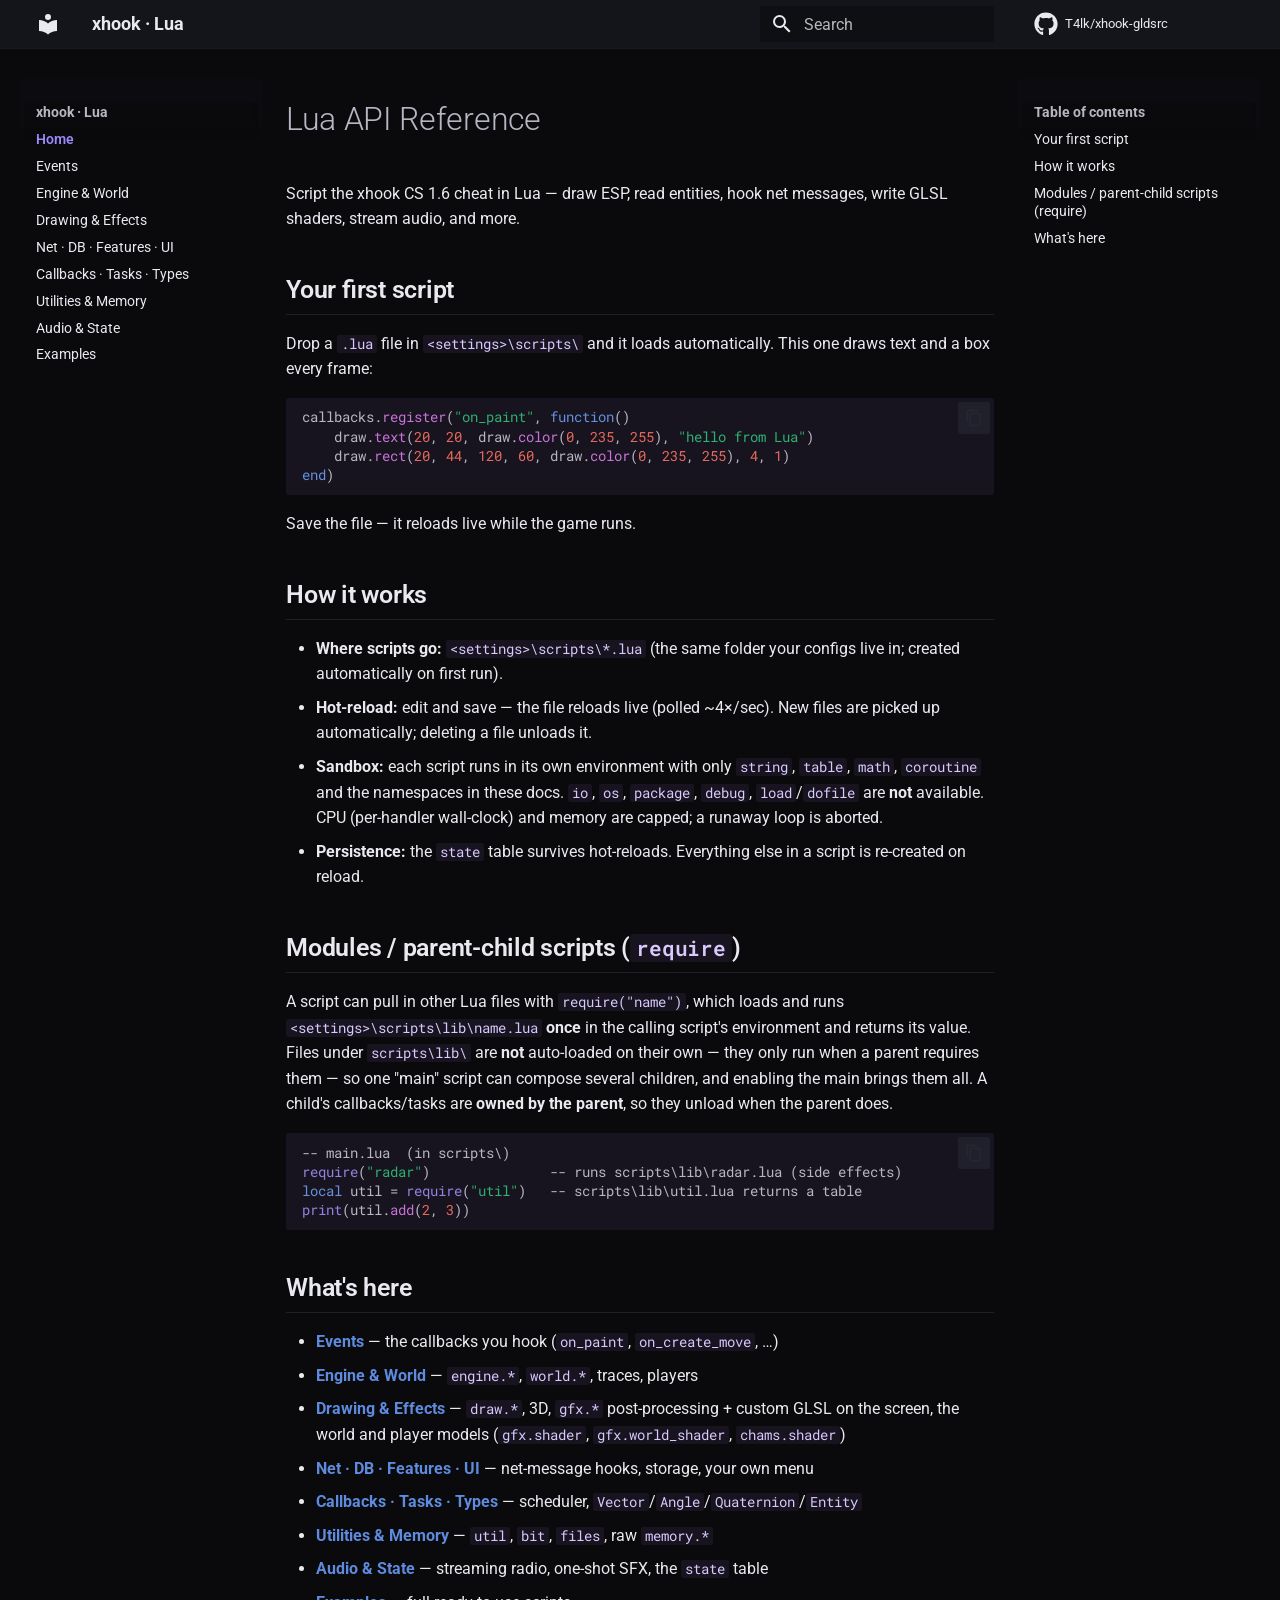
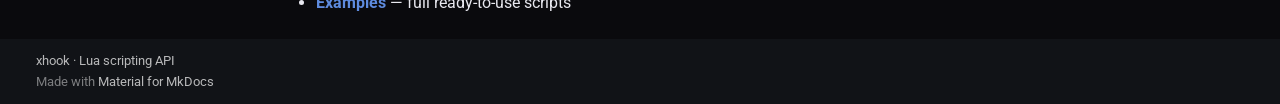
<file: index.html>
<!doctype html>
<html lang="en" class="no-js">
  <head>
    
      <meta charset="utf-8">
      <meta name="viewport" content="width=device-width,initial-scale=1">
      
        <meta name="description" content="Lua scripting API for the xhook CS 1.6 cheat">
      
      
      
        <link rel="canonical" href="https://t4lk.github.io/xhook-lua-docs/">
      
      
      
        <link rel="next" href="events/">
      
      
        
      
      
      <link rel="icon" href="assets/images/favicon.png">
      <meta name="generator" content="mkdocs-1.6.1, mkdocs-material-9.7.6">
    
    
      
        <title>xhook · Lua</title>
      
    
    
      <link rel="stylesheet" href="assets/stylesheets/main.484c7ddc.min.css">
      
        
        <link rel="stylesheet" href="assets/stylesheets/palette.ab4e12ef.min.css">
      
      


    
    
      
    
    
      
        
        
        <link rel="preconnect" href="https://fonts.gstatic.com" crossorigin>
        <link rel="stylesheet" href="https://fonts.googleapis.com/css?family=Roboto:300,300i,400,400i,700,700i%7CRoboto+Mono:400,400i,700,700i&display=fallback">
        <style>:root{--md-text-font:"Roboto";--md-code-font:"Roboto Mono"}</style>
      
    
    
      <link rel="stylesheet" href="stylesheets/extra.css">
    
    <script>__md_scope=new URL(".",location),__md_hash=e=>[...e].reduce(((e,_)=>(e<<5)-e+_.charCodeAt(0)),0),__md_get=(e,_=localStorage,t=__md_scope)=>JSON.parse(_.getItem(t.pathname+"."+e)),__md_set=(e,_,t=localStorage,a=__md_scope)=>{try{t.setItem(a.pathname+"."+e,JSON.stringify(_))}catch(e){}}</script>
    
      

    
    
  </head>
  
  
    
    
    
    
    
    <body dir="ltr" data-md-color-scheme="slate" data-md-color-primary="black" data-md-color-accent="deep-purple">
  
    
    <input class="md-toggle" data-md-toggle="drawer" type="checkbox" id="__drawer" autocomplete="off">
    <input class="md-toggle" data-md-toggle="search" type="checkbox" id="__search" autocomplete="off">
    <label class="md-overlay" for="__drawer"></label>
    <div data-md-component="skip">
      
        
        <a href="#lua-api-reference" class="md-skip">
          Skip to content
        </a>
      
    </div>
    <div data-md-component="announce">
      
    </div>
    
    
      

  

<header class="md-header md-header--shadow" data-md-component="header">
  <nav class="md-header__inner md-grid" aria-label="Header">
    <a href="." title="xhook · Lua" class="md-header__button md-logo" aria-label="xhook · Lua" data-md-component="logo">
      
  
  <svg xmlns="http://www.w3.org/2000/svg" viewBox="0 0 24 24"><path d="M12 8a3 3 0 0 0 3-3 3 3 0 0 0-3-3 3 3 0 0 0-3 3 3 3 0 0 0 3 3m0 3.54C9.64 9.35 6.5 8 3 8v11c3.5 0 6.64 1.35 9 3.54 2.36-2.19 5.5-3.54 9-3.54V8c-3.5 0-6.64 1.35-9 3.54"/></svg>

    </a>
    <label class="md-header__button md-icon" for="__drawer">
      
      <svg xmlns="http://www.w3.org/2000/svg" viewBox="0 0 24 24"><path d="M3 6h18v2H3zm0 5h18v2H3zm0 5h18v2H3z"/></svg>
    </label>
    <div class="md-header__title" data-md-component="header-title">
      <div class="md-header__ellipsis">
        <div class="md-header__topic">
          <span class="md-ellipsis">
            xhook · Lua
          </span>
        </div>
        <div class="md-header__topic" data-md-component="header-topic">
          <span class="md-ellipsis">
            
              Home
            
          </span>
        </div>
      </div>
    </div>
    
      
    
    
    
    
      
      
        <label class="md-header__button md-icon" for="__search">
          
          <svg xmlns="http://www.w3.org/2000/svg" viewBox="0 0 24 24"><path d="M9.5 3A6.5 6.5 0 0 1 16 9.5c0 1.61-.59 3.09-1.56 4.23l.27.27h.79l5 5-1.5 1.5-5-5v-.79l-.27-.27A6.52 6.52 0 0 1 9.5 16 6.5 6.5 0 0 1 3 9.5 6.5 6.5 0 0 1 9.5 3m0 2C7 5 5 7 5 9.5S7 14 9.5 14 14 12 14 9.5 12 5 9.5 5"/></svg>
        </label>
        <div class="md-search" data-md-component="search" role="dialog">
  <label class="md-search__overlay" for="__search"></label>
  <div class="md-search__inner" role="search">
    <form class="md-search__form" name="search">
      <input type="text" class="md-search__input" name="query" aria-label="Search" placeholder="Search" autocapitalize="off" autocorrect="off" autocomplete="off" spellcheck="false" data-md-component="search-query" required>
      <label class="md-search__icon md-icon" for="__search">
        
        <svg xmlns="http://www.w3.org/2000/svg" viewBox="0 0 24 24"><path d="M9.5 3A6.5 6.5 0 0 1 16 9.5c0 1.61-.59 3.09-1.56 4.23l.27.27h.79l5 5-1.5 1.5-5-5v-.79l-.27-.27A6.52 6.52 0 0 1 9.5 16 6.5 6.5 0 0 1 3 9.5 6.5 6.5 0 0 1 9.5 3m0 2C7 5 5 7 5 9.5S7 14 9.5 14 14 12 14 9.5 12 5 9.5 5"/></svg>
        
        <svg xmlns="http://www.w3.org/2000/svg" viewBox="0 0 24 24"><path d="M20 11v2H8l5.5 5.5-1.42 1.42L4.16 12l7.92-7.92L13.5 5.5 8 11z"/></svg>
      </label>
      <nav class="md-search__options" aria-label="Search">
        
        <button type="reset" class="md-search__icon md-icon" title="Clear" aria-label="Clear" tabindex="-1">
          
          <svg xmlns="http://www.w3.org/2000/svg" viewBox="0 0 24 24"><path d="M19 6.41 17.59 5 12 10.59 6.41 5 5 6.41 10.59 12 5 17.59 6.41 19 12 13.41 17.59 19 19 17.59 13.41 12z"/></svg>
        </button>
      </nav>
      
        <div class="md-search__suggest" data-md-component="search-suggest"></div>
      
    </form>
    <div class="md-search__output">
      <div class="md-search__scrollwrap" tabindex="0" data-md-scrollfix>
        <div class="md-search-result" data-md-component="search-result">
          <div class="md-search-result__meta">
            Initializing search
          </div>
          <ol class="md-search-result__list" role="presentation"></ol>
        </div>
      </div>
    </div>
  </div>
</div>
      
    
    
      <div class="md-header__source">
        <a href="https://github.com/T4lk/xhook-gldsrc" title="Go to repository" class="md-source" data-md-component="source">
  <div class="md-source__icon md-icon">
    
    <svg xmlns="http://www.w3.org/2000/svg" viewBox="0 0 512 512"><!--! Font Awesome Free 7.1.0 by @fontawesome - https://fontawesome.com License - https://fontawesome.com/license/free (Icons: CC BY 4.0, Fonts: SIL OFL 1.1, Code: MIT License) Copyright 2025 Fonticons, Inc.--><path d="M173.9 397.4c0 2-2.3 3.6-5.2 3.6-3.3.3-5.6-1.3-5.6-3.6 0-2 2.3-3.6 5.2-3.6 3-.3 5.6 1.3 5.6 3.6m-31.1-4.5c-.7 2 1.3 4.3 4.3 4.9 2.6 1 5.6 0 6.2-2s-1.3-4.3-4.3-5.2c-2.6-.7-5.5.3-6.2 2.3m44.2-1.7c-2.9.7-4.9 2.6-4.6 4.9.3 2 2.9 3.3 5.9 2.6 2.9-.7 4.9-2.6 4.6-4.6-.3-1.9-3-3.2-5.9-2.9M252.8 8C114.1 8 8 113.3 8 252c0 110.9 69.8 205.8 169.5 239.2 12.8 2.3 17.3-5.6 17.3-12.1 0-6.2-.3-40.4-.3-61.4 0 0-70 15-84.7-29.8 0 0-11.4-29.1-27.8-36.6 0 0-22.9-15.7 1.6-15.4 0 0 24.9 2 38.6 25.8 21.9 38.6 58.6 27.5 72.9 20.9 2.3-16 8.8-27.1 16-33.7-55.9-6.2-112.3-14.3-112.3-110.5 0-27.5 7.6-41.3 23.6-58.9-2.6-6.5-11.1-33.3 2.6-67.9 20.9-6.5 69 27 69 27 20-5.6 41.5-8.5 62.8-8.5s42.8 2.9 62.8 8.5c0 0 48.1-33.6 69-27 13.7 34.7 5.2 61.4 2.6 67.9 16 17.7 25.8 31.5 25.8 58.9 0 96.5-58.9 104.2-114.8 110.5 9.2 7.9 17 22.9 17 46.4 0 33.7-.3 75.4-.3 83.6 0 6.5 4.6 14.4 17.3 12.1C436.2 457.8 504 362.9 504 252 504 113.3 391.5 8 252.8 8M105.2 352.9c-1.3 1-1 3.3.7 5.2 1.6 1.6 3.9 2.3 5.2 1 1.3-1 1-3.3-.7-5.2-1.6-1.6-3.9-2.3-5.2-1m-10.8-8.1c-.7 1.3.3 2.9 2.3 3.9 1.6 1 3.6.7 4.3-.7.7-1.3-.3-2.9-2.3-3.9-2-.6-3.6-.3-4.3.7m32.4 35.6c-1.6 1.3-1 4.3 1.3 6.2 2.3 2.3 5.2 2.6 6.5 1 1.3-1.3.7-4.3-1.3-6.2-2.2-2.3-5.2-2.6-6.5-1m-11.4-14.7c-1.6 1-1.6 3.6 0 5.9s4.3 3.3 5.6 2.3c1.6-1.3 1.6-3.9 0-6.2-1.4-2.3-4-3.3-5.6-2"/></svg>
  </div>
  <div class="md-source__repository">
    T4lk/xhook-gldsrc
  </div>
</a>
      </div>
    
  </nav>
  
</header>
    
    <div class="md-container" data-md-component="container">
      
      
        
          
        
      
      <main class="md-main" data-md-component="main">
        <div class="md-main__inner md-grid">
          
            
              
              <div class="md-sidebar md-sidebar--primary" data-md-component="sidebar" data-md-type="navigation" >
                <div class="md-sidebar__scrollwrap">
                  <div class="md-sidebar__inner">
                    



<nav class="md-nav md-nav--primary" aria-label="Navigation" data-md-level="0">
  <label class="md-nav__title" for="__drawer">
    <a href="." title="xhook · Lua" class="md-nav__button md-logo" aria-label="xhook · Lua" data-md-component="logo">
      
  
  <svg xmlns="http://www.w3.org/2000/svg" viewBox="0 0 24 24"><path d="M12 8a3 3 0 0 0 3-3 3 3 0 0 0-3-3 3 3 0 0 0-3 3 3 3 0 0 0 3 3m0 3.54C9.64 9.35 6.5 8 3 8v11c3.5 0 6.64 1.35 9 3.54 2.36-2.19 5.5-3.54 9-3.54V8c-3.5 0-6.64 1.35-9 3.54"/></svg>

    </a>
    xhook · Lua
  </label>
  
    <div class="md-nav__source">
      <a href="https://github.com/T4lk/xhook-gldsrc" title="Go to repository" class="md-source" data-md-component="source">
  <div class="md-source__icon md-icon">
    
    <svg xmlns="http://www.w3.org/2000/svg" viewBox="0 0 512 512"><!--! Font Awesome Free 7.1.0 by @fontawesome - https://fontawesome.com License - https://fontawesome.com/license/free (Icons: CC BY 4.0, Fonts: SIL OFL 1.1, Code: MIT License) Copyright 2025 Fonticons, Inc.--><path d="M173.9 397.4c0 2-2.3 3.6-5.2 3.6-3.3.3-5.6-1.3-5.6-3.6 0-2 2.3-3.6 5.2-3.6 3-.3 5.6 1.3 5.6 3.6m-31.1-4.5c-.7 2 1.3 4.3 4.3 4.9 2.6 1 5.6 0 6.2-2s-1.3-4.3-4.3-5.2c-2.6-.7-5.5.3-6.2 2.3m44.2-1.7c-2.9.7-4.9 2.6-4.6 4.9.3 2 2.9 3.3 5.9 2.6 2.9-.7 4.9-2.6 4.6-4.6-.3-1.9-3-3.2-5.9-2.9M252.8 8C114.1 8 8 113.3 8 252c0 110.9 69.8 205.8 169.5 239.2 12.8 2.3 17.3-5.6 17.3-12.1 0-6.2-.3-40.4-.3-61.4 0 0-70 15-84.7-29.8 0 0-11.4-29.1-27.8-36.6 0 0-22.9-15.7 1.6-15.4 0 0 24.9 2 38.6 25.8 21.9 38.6 58.6 27.5 72.9 20.9 2.3-16 8.8-27.1 16-33.7-55.9-6.2-112.3-14.3-112.3-110.5 0-27.5 7.6-41.3 23.6-58.9-2.6-6.5-11.1-33.3 2.6-67.9 20.9-6.5 69 27 69 27 20-5.6 41.5-8.5 62.8-8.5s42.8 2.9 62.8 8.5c0 0 48.1-33.6 69-27 13.7 34.7 5.2 61.4 2.6 67.9 16 17.7 25.8 31.5 25.8 58.9 0 96.5-58.9 104.2-114.8 110.5 9.2 7.9 17 22.9 17 46.4 0 33.7-.3 75.4-.3 83.6 0 6.5 4.6 14.4 17.3 12.1C436.2 457.8 504 362.9 504 252 504 113.3 391.5 8 252.8 8M105.2 352.9c-1.3 1-1 3.3.7 5.2 1.6 1.6 3.9 2.3 5.2 1 1.3-1 1-3.3-.7-5.2-1.6-1.6-3.9-2.3-5.2-1m-10.8-8.1c-.7 1.3.3 2.9 2.3 3.9 1.6 1 3.6.7 4.3-.7.7-1.3-.3-2.9-2.3-3.9-2-.6-3.6-.3-4.3.7m32.4 35.6c-1.6 1.3-1 4.3 1.3 6.2 2.3 2.3 5.2 2.6 6.5 1 1.3-1.3.7-4.3-1.3-6.2-2.2-2.3-5.2-2.6-6.5-1m-11.4-14.7c-1.6 1-1.6 3.6 0 5.9s4.3 3.3 5.6 2.3c1.6-1.3 1.6-3.9 0-6.2-1.4-2.3-4-3.3-5.6-2"/></svg>
  </div>
  <div class="md-source__repository">
    T4lk/xhook-gldsrc
  </div>
</a>
    </div>
  
  <ul class="md-nav__list" data-md-scrollfix>
    
      
      
  
  
    
  
  
  
    <li class="md-nav__item md-nav__item--active">
      
      <input class="md-nav__toggle md-toggle" type="checkbox" id="__toc">
      
      
        
      
      
        <label class="md-nav__link md-nav__link--active" for="__toc">
          
  
  
  <span class="md-ellipsis">
    
  
    Home
  

    
  </span>
  
  

          <span class="md-nav__icon md-icon"></span>
        </label>
      
      <a href="." class="md-nav__link md-nav__link--active">
        
  
  
  <span class="md-ellipsis">
    
  
    Home
  

    
  </span>
  
  

      </a>
      
        

<nav class="md-nav md-nav--secondary" aria-label="Table of contents">
  
  
  
    
  
  
    <label class="md-nav__title" for="__toc">
      <span class="md-nav__icon md-icon"></span>
      Table of contents
    </label>
    <ul class="md-nav__list" data-md-component="toc" data-md-scrollfix>
      
        <li class="md-nav__item">
  <a href="#your-first-script" class="md-nav__link">
    <span class="md-ellipsis">
      
        Your first script
      
    </span>
  </a>
  
</li>
      
        <li class="md-nav__item">
  <a href="#how-it-works" class="md-nav__link">
    <span class="md-ellipsis">
      
        How it works
      
    </span>
  </a>
  
</li>
      
        <li class="md-nav__item">
  <a href="#modules-parent-child-scripts-require" class="md-nav__link">
    <span class="md-ellipsis">
      
        Modules / parent-child scripts (require)
      
    </span>
  </a>
  
</li>
      
        <li class="md-nav__item">
  <a href="#whats-here" class="md-nav__link">
    <span class="md-ellipsis">
      
        What's here
      
    </span>
  </a>
  
</li>
      
    </ul>
  
</nav>
      
    </li>
  

    
      
      
  
  
  
  
    <li class="md-nav__item">
      <a href="events/" class="md-nav__link">
        
  
  
  <span class="md-ellipsis">
    
  
    Events
  

    
  </span>
  
  

      </a>
    </li>
  

    
      
      
  
  
  
  
    <li class="md-nav__item">
      <a href="engine-world/" class="md-nav__link">
        
  
  
  <span class="md-ellipsis">
    
  
    Engine & World
  

    
  </span>
  
  

      </a>
    </li>
  

    
      
      
  
  
  
  
    <li class="md-nav__item">
      <a href="drawing/" class="md-nav__link">
        
  
  
  <span class="md-ellipsis">
    
  
    Drawing & Effects
  

    
  </span>
  
  

      </a>
    </li>
  

    
      
      
  
  
  
  
    <li class="md-nav__item">
      <a href="systems/" class="md-nav__link">
        
  
  
  <span class="md-ellipsis">
    
  
    Net · DB · Features · UI
  

    
  </span>
  
  

      </a>
    </li>
  

    
      
      
  
  
  
  
    <li class="md-nav__item">
      <a href="types/" class="md-nav__link">
        
  
  
  <span class="md-ellipsis">
    
  
    Callbacks · Tasks · Types
  

    
  </span>
  
  

      </a>
    </li>
  

    
      
      
  
  
  
  
    <li class="md-nav__item">
      <a href="utilities/" class="md-nav__link">
        
  
  
  <span class="md-ellipsis">
    
  
    Utilities & Memory
  

    
  </span>
  
  

      </a>
    </li>
  

    
      
      
  
  
  
  
    <li class="md-nav__item">
      <a href="audio-misc/" class="md-nav__link">
        
  
  
  <span class="md-ellipsis">
    
  
    Audio & State
  

    
  </span>
  
  

      </a>
    </li>
  

    
      
      
  
  
  
  
    <li class="md-nav__item">
      <a href="examples/" class="md-nav__link">
        
  
  
  <span class="md-ellipsis">
    
  
    Examples
  

    
  </span>
  
  

      </a>
    </li>
  

    
  </ul>
</nav>
                  </div>
                </div>
              </div>
            
            
              
              <div class="md-sidebar md-sidebar--secondary" data-md-component="sidebar" data-md-type="toc" >
                <div class="md-sidebar__scrollwrap">
                  <div class="md-sidebar__inner">
                    

<nav class="md-nav md-nav--secondary" aria-label="Table of contents">
  
  
  
    
  
  
    <label class="md-nav__title" for="__toc">
      <span class="md-nav__icon md-icon"></span>
      Table of contents
    </label>
    <ul class="md-nav__list" data-md-component="toc" data-md-scrollfix>
      
        <li class="md-nav__item">
  <a href="#your-first-script" class="md-nav__link">
    <span class="md-ellipsis">
      
        Your first script
      
    </span>
  </a>
  
</li>
      
        <li class="md-nav__item">
  <a href="#how-it-works" class="md-nav__link">
    <span class="md-ellipsis">
      
        How it works
      
    </span>
  </a>
  
</li>
      
        <li class="md-nav__item">
  <a href="#modules-parent-child-scripts-require" class="md-nav__link">
    <span class="md-ellipsis">
      
        Modules / parent-child scripts (require)
      
    </span>
  </a>
  
</li>
      
        <li class="md-nav__item">
  <a href="#whats-here" class="md-nav__link">
    <span class="md-ellipsis">
      
        What's here
      
    </span>
  </a>
  
</li>
      
    </ul>
  
</nav>
                  </div>
                </div>
              </div>
            
          
          
            <div class="md-content" data-md-component="content">
              
              <article class="md-content__inner md-typeset">
                
                  


  
  


<h1 id="lua-api-reference">Lua API Reference<a class="headerlink" href="#lua-api-reference" title="Permanent link">&para;</a></h1>
<p>Script the xhook CS 1.6 cheat in Lua — draw ESP, read entities, hook net messages,
write GLSL shaders, stream audio, and more.</p>
<h2 id="your-first-script">Your first script<a class="headerlink" href="#your-first-script" title="Permanent link">&para;</a></h2>
<p>Drop a <code>.lua</code> file in <code>&lt;settings&gt;\scripts\</code> and it loads automatically. This one
draws text and a box every frame:</p>
<div class="highlight"><pre><span></span><code><span id="__span-0-1"><a id="__codelineno-0-1" name="__codelineno-0-1" href="#__codelineno-0-1"></a><span class="nv">callbacks</span><span class="p">.</span><span class="nf">register</span><span class="p">(</span><span class="s2">&quot;on_paint&quot;</span><span class="p">,</span><span class="w"> </span><span class="kr">function</span><span class="p">()</span>
</span><span id="__span-0-2"><a id="__codelineno-0-2" name="__codelineno-0-2" href="#__codelineno-0-2"></a><span class="w">    </span><span class="nv">draw</span><span class="p">.</span><span class="nf">text</span><span class="p">(</span><span class="mi">20</span><span class="p">,</span><span class="w"> </span><span class="mi">20</span><span class="p">,</span><span class="w"> </span><span class="nv">draw</span><span class="p">.</span><span class="nf">color</span><span class="p">(</span><span class="mi">0</span><span class="p">,</span><span class="w"> </span><span class="mi">235</span><span class="p">,</span><span class="w"> </span><span class="mi">255</span><span class="p">),</span><span class="w"> </span><span class="s2">&quot;hello from Lua&quot;</span><span class="p">)</span>
</span><span id="__span-0-3"><a id="__codelineno-0-3" name="__codelineno-0-3" href="#__codelineno-0-3"></a><span class="w">    </span><span class="nv">draw</span><span class="p">.</span><span class="nf">rect</span><span class="p">(</span><span class="mi">20</span><span class="p">,</span><span class="w"> </span><span class="mi">44</span><span class="p">,</span><span class="w"> </span><span class="mi">120</span><span class="p">,</span><span class="w"> </span><span class="mi">60</span><span class="p">,</span><span class="w"> </span><span class="nv">draw</span><span class="p">.</span><span class="nf">color</span><span class="p">(</span><span class="mi">0</span><span class="p">,</span><span class="w"> </span><span class="mi">235</span><span class="p">,</span><span class="w"> </span><span class="mi">255</span><span class="p">),</span><span class="w"> </span><span class="mi">4</span><span class="p">,</span><span class="w"> </span><span class="mi">1</span><span class="p">)</span>
</span><span id="__span-0-4"><a id="__codelineno-0-4" name="__codelineno-0-4" href="#__codelineno-0-4"></a><span class="kr">end</span><span class="p">)</span>
</span></code></pre></div>
<p>Save the file — it reloads live while the game runs.</p>
<h2 id="how-it-works">How it works<a class="headerlink" href="#how-it-works" title="Permanent link">&para;</a></h2>
<ul>
<li><strong>Where scripts go:</strong> <code>&lt;settings&gt;\scripts\*.lua</code> (the same folder your configs
  live in; created automatically on first run).</li>
<li><strong>Hot-reload:</strong> edit and save — the file reloads live (polled ~4×/sec). New files
  are picked up automatically; deleting a file unloads it.</li>
<li><strong>Sandbox:</strong> each script runs in its own environment with only <code>string</code>, <code>table</code>,
  <code>math</code>, <code>coroutine</code> and the namespaces in these docs. <code>io</code>, <code>os</code>, <code>package</code>,
  <code>debug</code>, <code>load</code>/<code>dofile</code> are <strong>not</strong> available. CPU (per-handler wall-clock) and
  memory are capped; a runaway loop is aborted.</li>
<li><strong>Persistence:</strong> the <code>state</code> table survives hot-reloads. Everything else in a
  script is re-created on reload.</li>
</ul>
<h2 id="modules-parent-child-scripts-require">Modules / parent-child scripts (<code>require</code>)<a class="headerlink" href="#modules-parent-child-scripts-require" title="Permanent link">&para;</a></h2>
<p>A script can pull in other Lua files with <code>require("name")</code>, which loads and runs
<code>&lt;settings&gt;\scripts\lib\name.lua</code> <strong>once</strong> in the calling script's environment and
returns its value. Files under <code>scripts\lib\</code> are <strong>not</strong> auto-loaded on their own —
they only run when a parent requires them — so one "main" script can compose several
children, and enabling the main brings them all. A child's callbacks/tasks are
<strong>owned by the parent</strong>, so they unload when the parent does.</p>
<div class="highlight"><pre><span></span><code><span id="__span-1-1"><a id="__codelineno-1-1" name="__codelineno-1-1" href="#__codelineno-1-1"></a><span class="c1">-- main.lua  (in scripts\)</span>
</span><span id="__span-1-2"><a id="__codelineno-1-2" name="__codelineno-1-2" href="#__codelineno-1-2"></a><span class="nb">require</span><span class="p">(</span><span class="s2">&quot;radar&quot;</span><span class="p">)</span><span class="w">               </span><span class="c1">-- runs scripts\lib\radar.lua (side effects)</span>
</span><span id="__span-1-3"><a id="__codelineno-1-3" name="__codelineno-1-3" href="#__codelineno-1-3"></a><span class="kd">local</span><span class="w"> </span><span class="nv">util</span><span class="w"> </span><span class="o">=</span><span class="w"> </span><span class="nb">require</span><span class="p">(</span><span class="s2">&quot;util&quot;</span><span class="p">)</span><span class="w">   </span><span class="c1">-- scripts\lib\util.lua returns a table</span>
</span><span id="__span-1-4"><a id="__codelineno-1-4" name="__codelineno-1-4" href="#__codelineno-1-4"></a><span class="nb">print</span><span class="p">(</span><span class="nv">util</span><span class="p">.</span><span class="nf">add</span><span class="p">(</span><span class="mi">2</span><span class="p">,</span><span class="w"> </span><span class="mi">3</span><span class="p">))</span>
</span></code></pre></div>
<h2 id="whats-here">What's here<a class="headerlink" href="#whats-here" title="Permanent link">&para;</a></h2>
<ul>
<li><strong><a href="events/">Events</a></strong> — the callbacks you hook (<code>on_paint</code>, <code>on_create_move</code>, …)</li>
<li><strong><a href="engine-world/">Engine &amp; World</a></strong> — <code>engine.*</code>, <code>world.*</code>, traces, players</li>
<li><strong><a href="drawing/">Drawing &amp; Effects</a></strong> — <code>draw.*</code>, 3D, <code>gfx.*</code> post-processing + custom GLSL on the screen, the world and player models (<code>gfx.shader</code>, <code>gfx.world_shader</code>, <code>chams.shader</code>)</li>
<li><strong><a href="systems/">Net · DB · Features · UI</a></strong> — net-message hooks, storage, your own menu</li>
<li><strong><a href="types/">Callbacks · Tasks · Types</a></strong> — scheduler, <code>Vector</code>/<code>Angle</code>/<code>Quaternion</code>/<code>Entity</code></li>
<li><strong><a href="utilities/">Utilities &amp; Memory</a></strong> — <code>util</code>, <code>bit</code>, <code>files</code>, raw <code>memory.*</code></li>
<li><strong><a href="audio-misc/">Audio &amp; State</a></strong> — streaming radio, one-shot SFX, the <code>state</code> table</li>
<li><strong><a href="examples/">Examples</a></strong> — full ready-to-use scripts</li>
</ul>












                
              </article>
            </div>
          
          
<script>var target=document.getElementById(location.hash.slice(1));target&&target.name&&(target.checked=target.name.startsWith("__tabbed_"))</script>
        </div>
        
          <button type="button" class="md-top md-icon" data-md-component="top" hidden>
  
  <svg xmlns="http://www.w3.org/2000/svg" viewBox="0 0 24 24"><path d="M13 20h-2V8l-5.5 5.5-1.42-1.42L12 4.16l7.92 7.92-1.42 1.42L13 8z"/></svg>
  Back to top
</button>
        
      </main>
      
        <footer class="md-footer">
  
  <div class="md-footer-meta md-typeset">
    <div class="md-footer-meta__inner md-grid">
      <div class="md-copyright">
  
    <div class="md-copyright__highlight">
      xhook · Lua scripting API
    </div>
  
  
    Made with
    <a href="https://squidfunk.github.io/mkdocs-material/" target="_blank" rel="noopener">
      Material for MkDocs
    </a>
  
</div>
      
    </div>
  </div>
</footer>
      
    </div>
    <div class="md-dialog" data-md-component="dialog">
      <div class="md-dialog__inner md-typeset"></div>
    </div>
    
    
    
      
      
      <script id="__config" type="application/json">{"annotate": null, "base": ".", "features": ["navigation.sections", "navigation.expand", "navigation.top", "navigation.instant", "navigation.tracking", "toc.follow", "search.suggest", "search.highlight", "content.code.copy", "content.code.annotate"], "search": "assets/javascripts/workers/search.2c215733.min.js", "tags": null, "translations": {"clipboard.copied": "Copied to clipboard", "clipboard.copy": "Copy to clipboard", "search.result.more.one": "1 more on this page", "search.result.more.other": "# more on this page", "search.result.none": "No matching documents", "search.result.one": "1 matching document", "search.result.other": "# matching documents", "search.result.placeholder": "Type to start searching", "search.result.term.missing": "Missing", "select.version": "Select version"}, "version": null}</script>
    
    
      <script src="assets/javascripts/bundle.79ae519e.min.js"></script>
      
    
  </body>
</html>
</file>
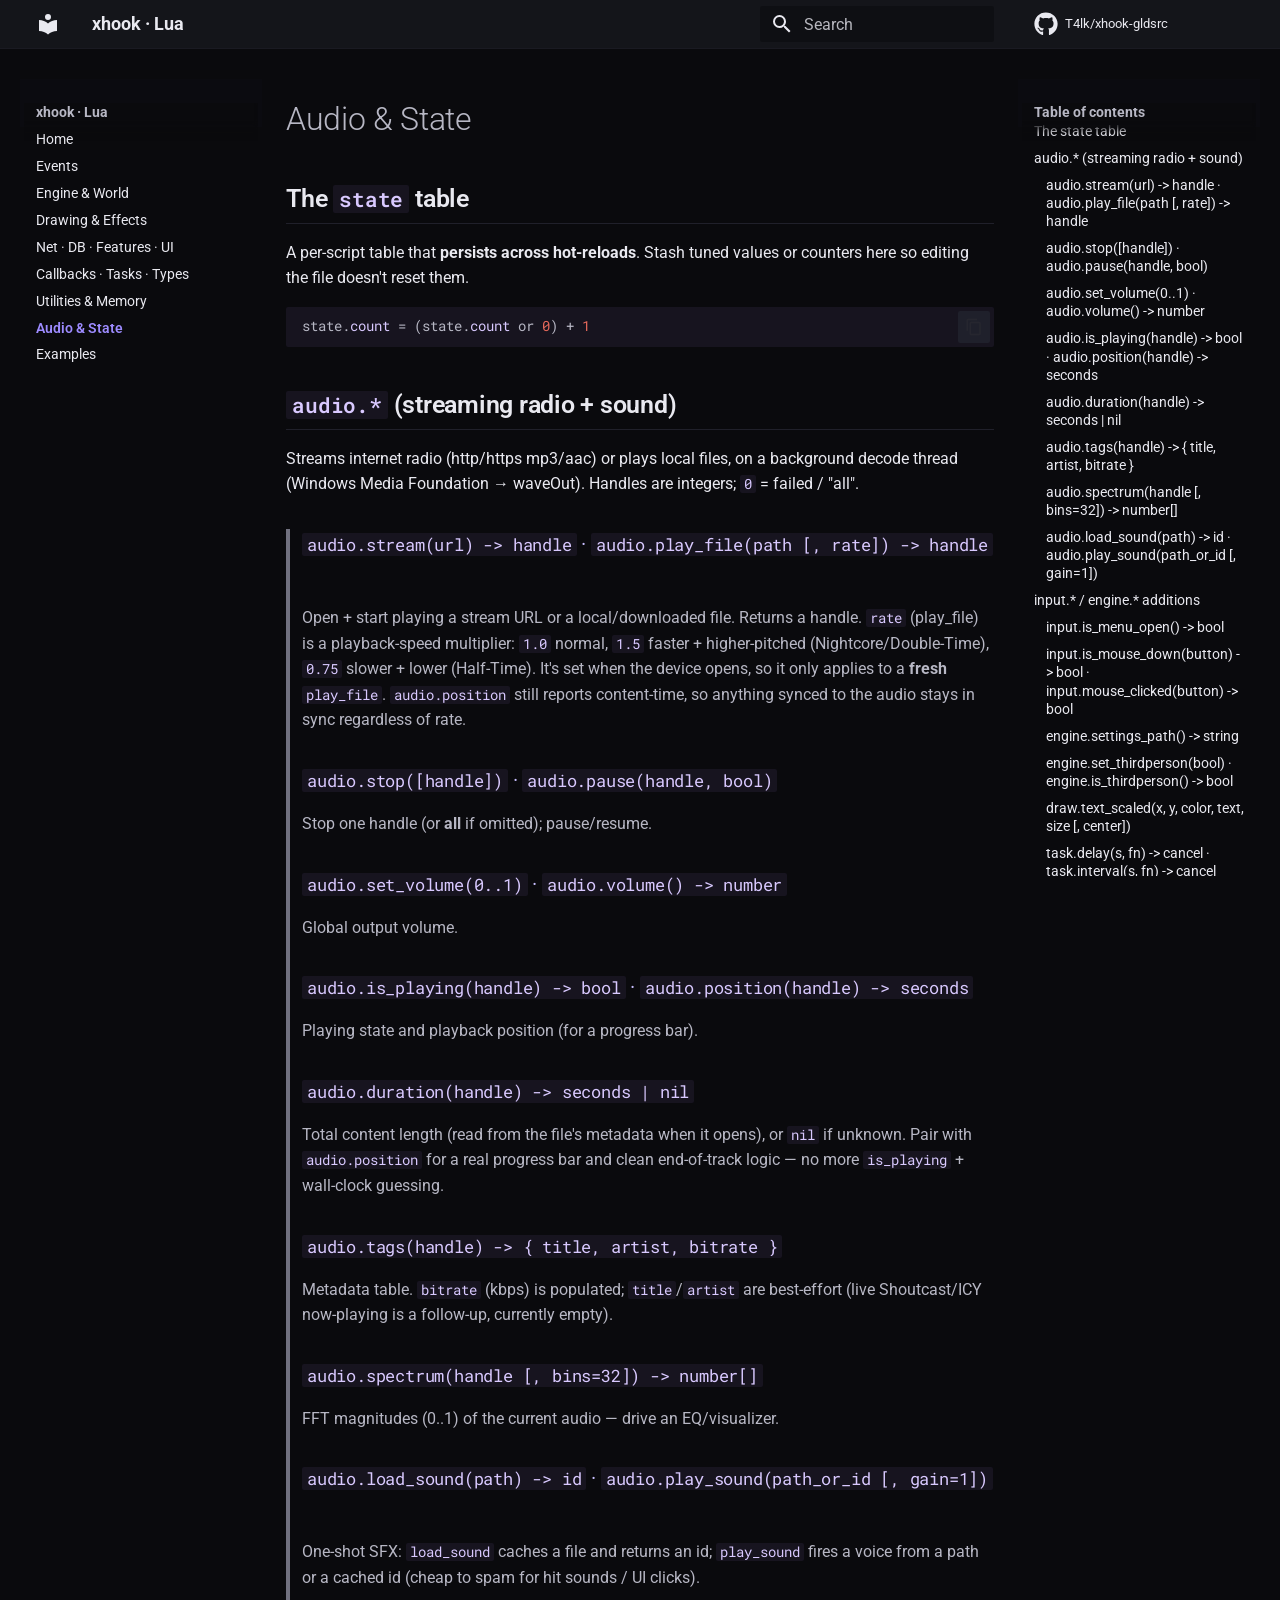
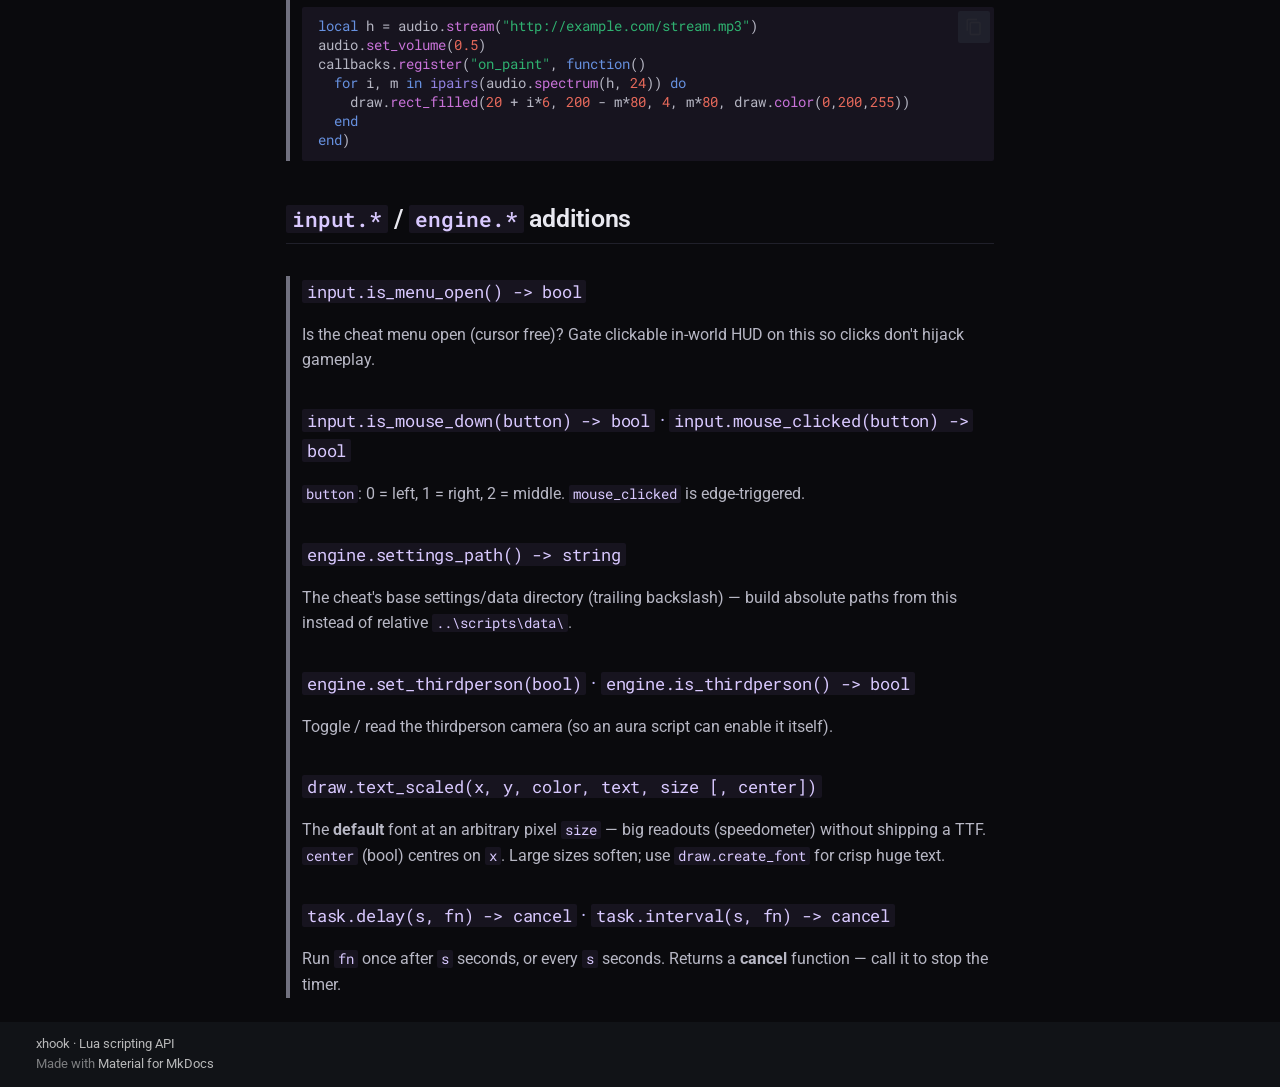
<file: audio-misc/index.html>
<!doctype html>
<html lang="en" class="no-js">
  <head>
    
      <meta charset="utf-8">
      <meta name="viewport" content="width=device-width,initial-scale=1">
      
        <meta name="description" content="Lua scripting API for the xhook CS 1.6 cheat">
      
      
      
        <link rel="canonical" href="https://t4lk.github.io/xhook-lua-docs/audio-misc/">
      
      
        <link rel="prev" href="../utilities/">
      
      
        <link rel="next" href="../examples/">
      
      
        
      
      
      <link rel="icon" href="../assets/images/favicon.png">
      <meta name="generator" content="mkdocs-1.6.1, mkdocs-material-9.7.6">
    
    
      
        <title>Audio & State - xhook · Lua</title>
      
    
    
      <link rel="stylesheet" href="../assets/stylesheets/main.484c7ddc.min.css">
      
        
        <link rel="stylesheet" href="../assets/stylesheets/palette.ab4e12ef.min.css">
      
      


    
    
      
    
    
      
        
        
        <link rel="preconnect" href="https://fonts.gstatic.com" crossorigin>
        <link rel="stylesheet" href="https://fonts.googleapis.com/css?family=Roboto:300,300i,400,400i,700,700i%7CRoboto+Mono:400,400i,700,700i&display=fallback">
        <style>:root{--md-text-font:"Roboto";--md-code-font:"Roboto Mono"}</style>
      
    
    
      <link rel="stylesheet" href="../stylesheets/extra.css">
    
    <script>__md_scope=new URL("..",location),__md_hash=e=>[...e].reduce(((e,_)=>(e<<5)-e+_.charCodeAt(0)),0),__md_get=(e,_=localStorage,t=__md_scope)=>JSON.parse(_.getItem(t.pathname+"."+e)),__md_set=(e,_,t=localStorage,a=__md_scope)=>{try{t.setItem(a.pathname+"."+e,JSON.stringify(_))}catch(e){}}</script>
    
      

    
    
  </head>
  
  
    
    
    
    
    
    <body dir="ltr" data-md-color-scheme="slate" data-md-color-primary="black" data-md-color-accent="deep-purple">
  
    
    <input class="md-toggle" data-md-toggle="drawer" type="checkbox" id="__drawer" autocomplete="off">
    <input class="md-toggle" data-md-toggle="search" type="checkbox" id="__search" autocomplete="off">
    <label class="md-overlay" for="__drawer"></label>
    <div data-md-component="skip">
      
        
        <a href="#audio-state" class="md-skip">
          Skip to content
        </a>
      
    </div>
    <div data-md-component="announce">
      
    </div>
    
    
      

  

<header class="md-header md-header--shadow" data-md-component="header">
  <nav class="md-header__inner md-grid" aria-label="Header">
    <a href=".." title="xhook · Lua" class="md-header__button md-logo" aria-label="xhook · Lua" data-md-component="logo">
      
  
  <svg xmlns="http://www.w3.org/2000/svg" viewBox="0 0 24 24"><path d="M12 8a3 3 0 0 0 3-3 3 3 0 0 0-3-3 3 3 0 0 0-3 3 3 3 0 0 0 3 3m0 3.54C9.64 9.35 6.5 8 3 8v11c3.5 0 6.64 1.35 9 3.54 2.36-2.19 5.5-3.54 9-3.54V8c-3.5 0-6.64 1.35-9 3.54"/></svg>

    </a>
    <label class="md-header__button md-icon" for="__drawer">
      
      <svg xmlns="http://www.w3.org/2000/svg" viewBox="0 0 24 24"><path d="M3 6h18v2H3zm0 5h18v2H3zm0 5h18v2H3z"/></svg>
    </label>
    <div class="md-header__title" data-md-component="header-title">
      <div class="md-header__ellipsis">
        <div class="md-header__topic">
          <span class="md-ellipsis">
            xhook · Lua
          </span>
        </div>
        <div class="md-header__topic" data-md-component="header-topic">
          <span class="md-ellipsis">
            
              Audio & State
            
          </span>
        </div>
      </div>
    </div>
    
      
    
    
    
    
      
      
        <label class="md-header__button md-icon" for="__search">
          
          <svg xmlns="http://www.w3.org/2000/svg" viewBox="0 0 24 24"><path d="M9.5 3A6.5 6.5 0 0 1 16 9.5c0 1.61-.59 3.09-1.56 4.23l.27.27h.79l5 5-1.5 1.5-5-5v-.79l-.27-.27A6.52 6.52 0 0 1 9.5 16 6.5 6.5 0 0 1 3 9.5 6.5 6.5 0 0 1 9.5 3m0 2C7 5 5 7 5 9.5S7 14 9.5 14 14 12 14 9.5 12 5 9.5 5"/></svg>
        </label>
        <div class="md-search" data-md-component="search" role="dialog">
  <label class="md-search__overlay" for="__search"></label>
  <div class="md-search__inner" role="search">
    <form class="md-search__form" name="search">
      <input type="text" class="md-search__input" name="query" aria-label="Search" placeholder="Search" autocapitalize="off" autocorrect="off" autocomplete="off" spellcheck="false" data-md-component="search-query" required>
      <label class="md-search__icon md-icon" for="__search">
        
        <svg xmlns="http://www.w3.org/2000/svg" viewBox="0 0 24 24"><path d="M9.5 3A6.5 6.5 0 0 1 16 9.5c0 1.61-.59 3.09-1.56 4.23l.27.27h.79l5 5-1.5 1.5-5-5v-.79l-.27-.27A6.52 6.52 0 0 1 9.5 16 6.5 6.5 0 0 1 3 9.5 6.5 6.5 0 0 1 9.5 3m0 2C7 5 5 7 5 9.5S7 14 9.5 14 14 12 14 9.5 12 5 9.5 5"/></svg>
        
        <svg xmlns="http://www.w3.org/2000/svg" viewBox="0 0 24 24"><path d="M20 11v2H8l5.5 5.5-1.42 1.42L4.16 12l7.92-7.92L13.5 5.5 8 11z"/></svg>
      </label>
      <nav class="md-search__options" aria-label="Search">
        
        <button type="reset" class="md-search__icon md-icon" title="Clear" aria-label="Clear" tabindex="-1">
          
          <svg xmlns="http://www.w3.org/2000/svg" viewBox="0 0 24 24"><path d="M19 6.41 17.59 5 12 10.59 6.41 5 5 6.41 10.59 12 5 17.59 6.41 19 12 13.41 17.59 19 19 17.59 13.41 12z"/></svg>
        </button>
      </nav>
      
        <div class="md-search__suggest" data-md-component="search-suggest"></div>
      
    </form>
    <div class="md-search__output">
      <div class="md-search__scrollwrap" tabindex="0" data-md-scrollfix>
        <div class="md-search-result" data-md-component="search-result">
          <div class="md-search-result__meta">
            Initializing search
          </div>
          <ol class="md-search-result__list" role="presentation"></ol>
        </div>
      </div>
    </div>
  </div>
</div>
      
    
    
      <div class="md-header__source">
        <a href="https://github.com/T4lk/xhook-gldsrc" title="Go to repository" class="md-source" data-md-component="source">
  <div class="md-source__icon md-icon">
    
    <svg xmlns="http://www.w3.org/2000/svg" viewBox="0 0 512 512"><!--! Font Awesome Free 7.1.0 by @fontawesome - https://fontawesome.com License - https://fontawesome.com/license/free (Icons: CC BY 4.0, Fonts: SIL OFL 1.1, Code: MIT License) Copyright 2025 Fonticons, Inc.--><path d="M173.9 397.4c0 2-2.3 3.6-5.2 3.6-3.3.3-5.6-1.3-5.6-3.6 0-2 2.3-3.6 5.2-3.6 3-.3 5.6 1.3 5.6 3.6m-31.1-4.5c-.7 2 1.3 4.3 4.3 4.9 2.6 1 5.6 0 6.2-2s-1.3-4.3-4.3-5.2c-2.6-.7-5.5.3-6.2 2.3m44.2-1.7c-2.9.7-4.9 2.6-4.6 4.9.3 2 2.9 3.3 5.9 2.6 2.9-.7 4.9-2.6 4.6-4.6-.3-1.9-3-3.2-5.9-2.9M252.8 8C114.1 8 8 113.3 8 252c0 110.9 69.8 205.8 169.5 239.2 12.8 2.3 17.3-5.6 17.3-12.1 0-6.2-.3-40.4-.3-61.4 0 0-70 15-84.7-29.8 0 0-11.4-29.1-27.8-36.6 0 0-22.9-15.7 1.6-15.4 0 0 24.9 2 38.6 25.8 21.9 38.6 58.6 27.5 72.9 20.9 2.3-16 8.8-27.1 16-33.7-55.9-6.2-112.3-14.3-112.3-110.5 0-27.5 7.6-41.3 23.6-58.9-2.6-6.5-11.1-33.3 2.6-67.9 20.9-6.5 69 27 69 27 20-5.6 41.5-8.5 62.8-8.5s42.8 2.9 62.8 8.5c0 0 48.1-33.6 69-27 13.7 34.7 5.2 61.4 2.6 67.9 16 17.7 25.8 31.5 25.8 58.9 0 96.5-58.9 104.2-114.8 110.5 9.2 7.9 17 22.9 17 46.4 0 33.7-.3 75.4-.3 83.6 0 6.5 4.6 14.4 17.3 12.1C436.2 457.8 504 362.9 504 252 504 113.3 391.5 8 252.8 8M105.2 352.9c-1.3 1-1 3.3.7 5.2 1.6 1.6 3.9 2.3 5.2 1 1.3-1 1-3.3-.7-5.2-1.6-1.6-3.9-2.3-5.2-1m-10.8-8.1c-.7 1.3.3 2.9 2.3 3.9 1.6 1 3.6.7 4.3-.7.7-1.3-.3-2.9-2.3-3.9-2-.6-3.6-.3-4.3.7m32.4 35.6c-1.6 1.3-1 4.3 1.3 6.2 2.3 2.3 5.2 2.6 6.5 1 1.3-1.3.7-4.3-1.3-6.2-2.2-2.3-5.2-2.6-6.5-1m-11.4-14.7c-1.6 1-1.6 3.6 0 5.9s4.3 3.3 5.6 2.3c1.6-1.3 1.6-3.9 0-6.2-1.4-2.3-4-3.3-5.6-2"/></svg>
  </div>
  <div class="md-source__repository">
    T4lk/xhook-gldsrc
  </div>
</a>
      </div>
    
  </nav>
  
</header>
    
    <div class="md-container" data-md-component="container">
      
      
        
          
        
      
      <main class="md-main" data-md-component="main">
        <div class="md-main__inner md-grid">
          
            
              
              <div class="md-sidebar md-sidebar--primary" data-md-component="sidebar" data-md-type="navigation" >
                <div class="md-sidebar__scrollwrap">
                  <div class="md-sidebar__inner">
                    



<nav class="md-nav md-nav--primary" aria-label="Navigation" data-md-level="0">
  <label class="md-nav__title" for="__drawer">
    <a href=".." title="xhook · Lua" class="md-nav__button md-logo" aria-label="xhook · Lua" data-md-component="logo">
      
  
  <svg xmlns="http://www.w3.org/2000/svg" viewBox="0 0 24 24"><path d="M12 8a3 3 0 0 0 3-3 3 3 0 0 0-3-3 3 3 0 0 0-3 3 3 3 0 0 0 3 3m0 3.54C9.64 9.35 6.5 8 3 8v11c3.5 0 6.64 1.35 9 3.54 2.36-2.19 5.5-3.54 9-3.54V8c-3.5 0-6.64 1.35-9 3.54"/></svg>

    </a>
    xhook · Lua
  </label>
  
    <div class="md-nav__source">
      <a href="https://github.com/T4lk/xhook-gldsrc" title="Go to repository" class="md-source" data-md-component="source">
  <div class="md-source__icon md-icon">
    
    <svg xmlns="http://www.w3.org/2000/svg" viewBox="0 0 512 512"><!--! Font Awesome Free 7.1.0 by @fontawesome - https://fontawesome.com License - https://fontawesome.com/license/free (Icons: CC BY 4.0, Fonts: SIL OFL 1.1, Code: MIT License) Copyright 2025 Fonticons, Inc.--><path d="M173.9 397.4c0 2-2.3 3.6-5.2 3.6-3.3.3-5.6-1.3-5.6-3.6 0-2 2.3-3.6 5.2-3.6 3-.3 5.6 1.3 5.6 3.6m-31.1-4.5c-.7 2 1.3 4.3 4.3 4.9 2.6 1 5.6 0 6.2-2s-1.3-4.3-4.3-5.2c-2.6-.7-5.5.3-6.2 2.3m44.2-1.7c-2.9.7-4.9 2.6-4.6 4.9.3 2 2.9 3.3 5.9 2.6 2.9-.7 4.9-2.6 4.6-4.6-.3-1.9-3-3.2-5.9-2.9M252.8 8C114.1 8 8 113.3 8 252c0 110.9 69.8 205.8 169.5 239.2 12.8 2.3 17.3-5.6 17.3-12.1 0-6.2-.3-40.4-.3-61.4 0 0-70 15-84.7-29.8 0 0-11.4-29.1-27.8-36.6 0 0-22.9-15.7 1.6-15.4 0 0 24.9 2 38.6 25.8 21.9 38.6 58.6 27.5 72.9 20.9 2.3-16 8.8-27.1 16-33.7-55.9-6.2-112.3-14.3-112.3-110.5 0-27.5 7.6-41.3 23.6-58.9-2.6-6.5-11.1-33.3 2.6-67.9 20.9-6.5 69 27 69 27 20-5.6 41.5-8.5 62.8-8.5s42.8 2.9 62.8 8.5c0 0 48.1-33.6 69-27 13.7 34.7 5.2 61.4 2.6 67.9 16 17.7 25.8 31.5 25.8 58.9 0 96.5-58.9 104.2-114.8 110.5 9.2 7.9 17 22.9 17 46.4 0 33.7-.3 75.4-.3 83.6 0 6.5 4.6 14.4 17.3 12.1C436.2 457.8 504 362.9 504 252 504 113.3 391.5 8 252.8 8M105.2 352.9c-1.3 1-1 3.3.7 5.2 1.6 1.6 3.9 2.3 5.2 1 1.3-1 1-3.3-.7-5.2-1.6-1.6-3.9-2.3-5.2-1m-10.8-8.1c-.7 1.3.3 2.9 2.3 3.9 1.6 1 3.6.7 4.3-.7.7-1.3-.3-2.9-2.3-3.9-2-.6-3.6-.3-4.3.7m32.4 35.6c-1.6 1.3-1 4.3 1.3 6.2 2.3 2.3 5.2 2.6 6.5 1 1.3-1.3.7-4.3-1.3-6.2-2.2-2.3-5.2-2.6-6.5-1m-11.4-14.7c-1.6 1-1.6 3.6 0 5.9s4.3 3.3 5.6 2.3c1.6-1.3 1.6-3.9 0-6.2-1.4-2.3-4-3.3-5.6-2"/></svg>
  </div>
  <div class="md-source__repository">
    T4lk/xhook-gldsrc
  </div>
</a>
    </div>
  
  <ul class="md-nav__list" data-md-scrollfix>
    
      
      
  
  
  
  
    <li class="md-nav__item">
      <a href=".." class="md-nav__link">
        
  
  
  <span class="md-ellipsis">
    
  
    Home
  

    
  </span>
  
  

      </a>
    </li>
  

    
      
      
  
  
  
  
    <li class="md-nav__item">
      <a href="../events/" class="md-nav__link">
        
  
  
  <span class="md-ellipsis">
    
  
    Events
  

    
  </span>
  
  

      </a>
    </li>
  

    
      
      
  
  
  
  
    <li class="md-nav__item">
      <a href="../engine-world/" class="md-nav__link">
        
  
  
  <span class="md-ellipsis">
    
  
    Engine & World
  

    
  </span>
  
  

      </a>
    </li>
  

    
      
      
  
  
  
  
    <li class="md-nav__item">
      <a href="../drawing/" class="md-nav__link">
        
  
  
  <span class="md-ellipsis">
    
  
    Drawing & Effects
  

    
  </span>
  
  

      </a>
    </li>
  

    
      
      
  
  
  
  
    <li class="md-nav__item">
      <a href="../systems/" class="md-nav__link">
        
  
  
  <span class="md-ellipsis">
    
  
    Net · DB · Features · UI
  

    
  </span>
  
  

      </a>
    </li>
  

    
      
      
  
  
  
  
    <li class="md-nav__item">
      <a href="../types/" class="md-nav__link">
        
  
  
  <span class="md-ellipsis">
    
  
    Callbacks · Tasks · Types
  

    
  </span>
  
  

      </a>
    </li>
  

    
      
      
  
  
  
  
    <li class="md-nav__item">
      <a href="../utilities/" class="md-nav__link">
        
  
  
  <span class="md-ellipsis">
    
  
    Utilities & Memory
  

    
  </span>
  
  

      </a>
    </li>
  

    
      
      
  
  
    
  
  
  
    <li class="md-nav__item md-nav__item--active">
      
      <input class="md-nav__toggle md-toggle" type="checkbox" id="__toc">
      
      
        
      
      
        <label class="md-nav__link md-nav__link--active" for="__toc">
          
  
  
  <span class="md-ellipsis">
    
  
    Audio & State
  

    
  </span>
  
  

          <span class="md-nav__icon md-icon"></span>
        </label>
      
      <a href="./" class="md-nav__link md-nav__link--active">
        
  
  
  <span class="md-ellipsis">
    
  
    Audio & State
  

    
  </span>
  
  

      </a>
      
        

<nav class="md-nav md-nav--secondary" aria-label="Table of contents">
  
  
  
    
  
  
    <label class="md-nav__title" for="__toc">
      <span class="md-nav__icon md-icon"></span>
      Table of contents
    </label>
    <ul class="md-nav__list" data-md-component="toc" data-md-scrollfix>
      
        <li class="md-nav__item">
  <a href="#the-state-table" class="md-nav__link">
    <span class="md-ellipsis">
      
        The state table
      
    </span>
  </a>
  
</li>
      
        <li class="md-nav__item">
  <a href="#audio-streaming-radio-sound" class="md-nav__link">
    <span class="md-ellipsis">
      
        audio.* (streaming radio + sound)
      
    </span>
  </a>
  
    <nav class="md-nav" aria-label="audio.* (streaming radio + sound)">
      <ul class="md-nav__list">
        
          <li class="md-nav__item">
  <a href="#audiostreamurl-handle-audioplay_filepath-rate-handle" class="md-nav__link">
    <span class="md-ellipsis">
      
        audio.stream(url) -&gt; handle · audio.play_file(path [, rate]) -&gt; handle
      
    </span>
  </a>
  
</li>
        
          <li class="md-nav__item">
  <a href="#audiostophandle-audiopausehandle-bool" class="md-nav__link">
    <span class="md-ellipsis">
      
        audio.stop([handle]) · audio.pause(handle, bool)
      
    </span>
  </a>
  
</li>
        
          <li class="md-nav__item">
  <a href="#audioset_volume01-audiovolume-number" class="md-nav__link">
    <span class="md-ellipsis">
      
        audio.set_volume(0..1) · audio.volume() -&gt; number
      
    </span>
  </a>
  
</li>
        
          <li class="md-nav__item">
  <a href="#audiois_playinghandle-bool-audiopositionhandle-seconds" class="md-nav__link">
    <span class="md-ellipsis">
      
        audio.is_playing(handle) -&gt; bool · audio.position(handle) -&gt; seconds
      
    </span>
  </a>
  
</li>
        
          <li class="md-nav__item">
  <a href="#audiodurationhandle-seconds-nil" class="md-nav__link">
    <span class="md-ellipsis">
      
        audio.duration(handle) -&gt; seconds | nil
      
    </span>
  </a>
  
</li>
        
          <li class="md-nav__item">
  <a href="#audiotagshandle-title-artist-bitrate" class="md-nav__link">
    <span class="md-ellipsis">
      
        audio.tags(handle) -&gt; { title, artist, bitrate }
      
    </span>
  </a>
  
</li>
        
          <li class="md-nav__item">
  <a href="#audiospectrumhandle-bins32-number" class="md-nav__link">
    <span class="md-ellipsis">
      
        audio.spectrum(handle [, bins=32]) -&gt; number[]
      
    </span>
  </a>
  
</li>
        
          <li class="md-nav__item">
  <a href="#audioload_soundpath-id-audioplay_soundpath_or_id-gain1" class="md-nav__link">
    <span class="md-ellipsis">
      
        audio.load_sound(path) -&gt; id · audio.play_sound(path_or_id [, gain=1])
      
    </span>
  </a>
  
</li>
        
      </ul>
    </nav>
  
</li>
      
        <li class="md-nav__item">
  <a href="#input-engine-additions" class="md-nav__link">
    <span class="md-ellipsis">
      
        input.* / engine.* additions
      
    </span>
  </a>
  
    <nav class="md-nav" aria-label="input.* / engine.* additions">
      <ul class="md-nav__list">
        
          <li class="md-nav__item">
  <a href="#inputis_menu_open-bool" class="md-nav__link">
    <span class="md-ellipsis">
      
        input.is_menu_open() -&gt; bool
      
    </span>
  </a>
  
</li>
        
          <li class="md-nav__item">
  <a href="#inputis_mouse_downbutton-bool-inputmouse_clickedbutton-bool" class="md-nav__link">
    <span class="md-ellipsis">
      
        input.is_mouse_down(button) -&gt; bool · input.mouse_clicked(button) -&gt; bool
      
    </span>
  </a>
  
</li>
        
          <li class="md-nav__item">
  <a href="#enginesettings_path-string" class="md-nav__link">
    <span class="md-ellipsis">
      
        engine.settings_path() -&gt; string
      
    </span>
  </a>
  
</li>
        
          <li class="md-nav__item">
  <a href="#engineset_thirdpersonbool-engineis_thirdperson-bool" class="md-nav__link">
    <span class="md-ellipsis">
      
        engine.set_thirdperson(bool) · engine.is_thirdperson() -&gt; bool
      
    </span>
  </a>
  
</li>
        
          <li class="md-nav__item">
  <a href="#drawtext_scaledx-y-color-text-size-center" class="md-nav__link">
    <span class="md-ellipsis">
      
        draw.text_scaled(x, y, color, text, size [, center])
      
    </span>
  </a>
  
</li>
        
          <li class="md-nav__item">
  <a href="#taskdelays-fn-cancel-taskintervals-fn-cancel" class="md-nav__link">
    <span class="md-ellipsis">
      
        task.delay(s, fn) -&gt; cancel · task.interval(s, fn) -&gt; cancel
      
    </span>
  </a>
  
</li>
        
      </ul>
    </nav>
  
</li>
      
    </ul>
  
</nav>
      
    </li>
  

    
      
      
  
  
  
  
    <li class="md-nav__item">
      <a href="../examples/" class="md-nav__link">
        
  
  
  <span class="md-ellipsis">
    
  
    Examples
  

    
  </span>
  
  

      </a>
    </li>
  

    
  </ul>
</nav>
                  </div>
                </div>
              </div>
            
            
              
              <div class="md-sidebar md-sidebar--secondary" data-md-component="sidebar" data-md-type="toc" >
                <div class="md-sidebar__scrollwrap">
                  <div class="md-sidebar__inner">
                    

<nav class="md-nav md-nav--secondary" aria-label="Table of contents">
  
  
  
    
  
  
    <label class="md-nav__title" for="__toc">
      <span class="md-nav__icon md-icon"></span>
      Table of contents
    </label>
    <ul class="md-nav__list" data-md-component="toc" data-md-scrollfix>
      
        <li class="md-nav__item">
  <a href="#the-state-table" class="md-nav__link">
    <span class="md-ellipsis">
      
        The state table
      
    </span>
  </a>
  
</li>
      
        <li class="md-nav__item">
  <a href="#audio-streaming-radio-sound" class="md-nav__link">
    <span class="md-ellipsis">
      
        audio.* (streaming radio + sound)
      
    </span>
  </a>
  
    <nav class="md-nav" aria-label="audio.* (streaming radio + sound)">
      <ul class="md-nav__list">
        
          <li class="md-nav__item">
  <a href="#audiostreamurl-handle-audioplay_filepath-rate-handle" class="md-nav__link">
    <span class="md-ellipsis">
      
        audio.stream(url) -&gt; handle · audio.play_file(path [, rate]) -&gt; handle
      
    </span>
  </a>
  
</li>
        
          <li class="md-nav__item">
  <a href="#audiostophandle-audiopausehandle-bool" class="md-nav__link">
    <span class="md-ellipsis">
      
        audio.stop([handle]) · audio.pause(handle, bool)
      
    </span>
  </a>
  
</li>
        
          <li class="md-nav__item">
  <a href="#audioset_volume01-audiovolume-number" class="md-nav__link">
    <span class="md-ellipsis">
      
        audio.set_volume(0..1) · audio.volume() -&gt; number
      
    </span>
  </a>
  
</li>
        
          <li class="md-nav__item">
  <a href="#audiois_playinghandle-bool-audiopositionhandle-seconds" class="md-nav__link">
    <span class="md-ellipsis">
      
        audio.is_playing(handle) -&gt; bool · audio.position(handle) -&gt; seconds
      
    </span>
  </a>
  
</li>
        
          <li class="md-nav__item">
  <a href="#audiodurationhandle-seconds-nil" class="md-nav__link">
    <span class="md-ellipsis">
      
        audio.duration(handle) -&gt; seconds | nil
      
    </span>
  </a>
  
</li>
        
          <li class="md-nav__item">
  <a href="#audiotagshandle-title-artist-bitrate" class="md-nav__link">
    <span class="md-ellipsis">
      
        audio.tags(handle) -&gt; { title, artist, bitrate }
      
    </span>
  </a>
  
</li>
        
          <li class="md-nav__item">
  <a href="#audiospectrumhandle-bins32-number" class="md-nav__link">
    <span class="md-ellipsis">
      
        audio.spectrum(handle [, bins=32]) -&gt; number[]
      
    </span>
  </a>
  
</li>
        
          <li class="md-nav__item">
  <a href="#audioload_soundpath-id-audioplay_soundpath_or_id-gain1" class="md-nav__link">
    <span class="md-ellipsis">
      
        audio.load_sound(path) -&gt; id · audio.play_sound(path_or_id [, gain=1])
      
    </span>
  </a>
  
</li>
        
      </ul>
    </nav>
  
</li>
      
        <li class="md-nav__item">
  <a href="#input-engine-additions" class="md-nav__link">
    <span class="md-ellipsis">
      
        input.* / engine.* additions
      
    </span>
  </a>
  
    <nav class="md-nav" aria-label="input.* / engine.* additions">
      <ul class="md-nav__list">
        
          <li class="md-nav__item">
  <a href="#inputis_menu_open-bool" class="md-nav__link">
    <span class="md-ellipsis">
      
        input.is_menu_open() -&gt; bool
      
    </span>
  </a>
  
</li>
        
          <li class="md-nav__item">
  <a href="#inputis_mouse_downbutton-bool-inputmouse_clickedbutton-bool" class="md-nav__link">
    <span class="md-ellipsis">
      
        input.is_mouse_down(button) -&gt; bool · input.mouse_clicked(button) -&gt; bool
      
    </span>
  </a>
  
</li>
        
          <li class="md-nav__item">
  <a href="#enginesettings_path-string" class="md-nav__link">
    <span class="md-ellipsis">
      
        engine.settings_path() -&gt; string
      
    </span>
  </a>
  
</li>
        
          <li class="md-nav__item">
  <a href="#engineset_thirdpersonbool-engineis_thirdperson-bool" class="md-nav__link">
    <span class="md-ellipsis">
      
        engine.set_thirdperson(bool) · engine.is_thirdperson() -&gt; bool
      
    </span>
  </a>
  
</li>
        
          <li class="md-nav__item">
  <a href="#drawtext_scaledx-y-color-text-size-center" class="md-nav__link">
    <span class="md-ellipsis">
      
        draw.text_scaled(x, y, color, text, size [, center])
      
    </span>
  </a>
  
</li>
        
          <li class="md-nav__item">
  <a href="#taskdelays-fn-cancel-taskintervals-fn-cancel" class="md-nav__link">
    <span class="md-ellipsis">
      
        task.delay(s, fn) -&gt; cancel · task.interval(s, fn) -&gt; cancel
      
    </span>
  </a>
  
</li>
        
      </ul>
    </nav>
  
</li>
      
    </ul>
  
</nav>
                  </div>
                </div>
              </div>
            
          
          
            <div class="md-content" data-md-component="content">
              
              <article class="md-content__inner md-typeset">
                
                  


  
  


<h1 id="audio-state">Audio &amp; State<a class="headerlink" href="#audio-state" title="Permanent link">&para;</a></h1>
<h2 id="the-state-table">The <code>state</code> table<a class="headerlink" href="#the-state-table" title="Permanent link">&para;</a></h2>
<p>A per-script table that <strong>persists across hot-reloads</strong>. Stash tuned values or
counters here so editing the file doesn't reset them.
<div class="highlight"><pre><span></span><code><span id="__span-0-1"><a id="__codelineno-0-1" name="__codelineno-0-1" href="#__codelineno-0-1"></a><span class="nv">state</span><span class="p">.</span><span class="py">count</span><span class="w"> </span><span class="o">=</span><span class="w"> </span><span class="p">(</span><span class="nv">state</span><span class="p">.</span><span class="py">count</span><span class="w"> </span><span class="ow">or</span><span class="w"> </span><span class="mi">0</span><span class="p">)</span><span class="w"> </span><span class="o">+</span><span class="w"> </span><span class="mi">1</span>
</span></code></pre></div></p>
<h2 id="audio-streaming-radio-sound"><code>audio.*</code> (streaming radio + sound)<a class="headerlink" href="#audio-streaming-radio-sound" title="Permanent link">&para;</a></h2>
<p>Streams internet radio (http/https mp3/aac) or plays local files, on a background
decode thread (Windows Media Foundation → waveOut). Handles are integers; <code>0</code> =
failed / "all".</p>
<blockquote>
<h3 id="audiostreamurl-handle-audioplay_filepath-rate-handle"><code>audio.stream(url) -&gt; handle</code> · <code>audio.play_file(path [, rate]) -&gt; handle</code><a class="headerlink" href="#audiostreamurl-handle-audioplay_filepath-rate-handle" title="Permanent link">&para;</a></h3>
<p>Open + start playing a stream URL or a local/downloaded file. Returns a handle.
<code>rate</code> (play_file) is a playback-speed multiplier: <code>1.0</code> normal, <code>1.5</code> faster +
higher-pitched (Nightcore/Double-Time), <code>0.75</code> slower + lower (Half-Time). It's
set when the device opens, so it only applies to a <strong>fresh</strong> <code>play_file</code>.
<code>audio.position</code> still reports content-time, so anything synced to the audio stays
in sync regardless of rate.</p>
<h3 id="audiostophandle-audiopausehandle-bool"><code>audio.stop([handle])</code> · <code>audio.pause(handle, bool)</code><a class="headerlink" href="#audiostophandle-audiopausehandle-bool" title="Permanent link">&para;</a></h3>
<p>Stop one handle (or <strong>all</strong> if omitted); pause/resume.</p>
<h3 id="audioset_volume01-audiovolume-number"><code>audio.set_volume(0..1)</code> · <code>audio.volume() -&gt; number</code><a class="headerlink" href="#audioset_volume01-audiovolume-number" title="Permanent link">&para;</a></h3>
<p>Global output volume.</p>
<h3 id="audiois_playinghandle-bool-audiopositionhandle-seconds"><code>audio.is_playing(handle) -&gt; bool</code> · <code>audio.position(handle) -&gt; seconds</code><a class="headerlink" href="#audiois_playinghandle-bool-audiopositionhandle-seconds" title="Permanent link">&para;</a></h3>
<p>Playing state and playback position (for a progress bar).</p>
<h3 id="audiodurationhandle-seconds-nil"><code>audio.duration(handle) -&gt; seconds | nil</code><a class="headerlink" href="#audiodurationhandle-seconds-nil" title="Permanent link">&para;</a></h3>
<p>Total content length (read from the file's metadata when it opens), or <code>nil</code> if
unknown. Pair with <code>audio.position</code> for a real progress bar and clean end-of-track
logic — no more <code>is_playing</code> + wall-clock guessing.</p>
<h3 id="audiotagshandle-title-artist-bitrate"><code>audio.tags(handle) -&gt; { title, artist, bitrate }</code><a class="headerlink" href="#audiotagshandle-title-artist-bitrate" title="Permanent link">&para;</a></h3>
<p>Metadata table. <code>bitrate</code> (kbps) is populated; <code>title</code>/<code>artist</code> are best-effort
(live Shoutcast/ICY now-playing is a follow-up, currently empty).</p>
<h3 id="audiospectrumhandle-bins32-number"><code>audio.spectrum(handle [, bins=32]) -&gt; number[]</code><a class="headerlink" href="#audiospectrumhandle-bins32-number" title="Permanent link">&para;</a></h3>
<p>FFT magnitudes (0..1) of the current audio — drive an EQ/visualizer.</p>
<h3 id="audioload_soundpath-id-audioplay_soundpath_or_id-gain1"><code>audio.load_sound(path) -&gt; id</code> · <code>audio.play_sound(path_or_id [, gain=1])</code><a class="headerlink" href="#audioload_soundpath-id-audioplay_soundpath_or_id-gain1" title="Permanent link">&para;</a></h3>
<p>One-shot SFX: <code>load_sound</code> caches a file and returns an id; <code>play_sound</code> fires a
voice from a path or a cached id (cheap to spam for hit sounds / UI clicks).
<div class="highlight"><pre><span></span><code><span id="__span-1-1"><a id="__codelineno-1-1" name="__codelineno-1-1" href="#__codelineno-1-1"></a><span class="kd">local</span><span class="w"> </span><span class="nv">h</span><span class="w"> </span><span class="o">=</span><span class="w"> </span><span class="nv">audio</span><span class="p">.</span><span class="nf">stream</span><span class="p">(</span><span class="s2">&quot;http://example.com/stream.mp3&quot;</span><span class="p">)</span>
</span><span id="__span-1-2"><a id="__codelineno-1-2" name="__codelineno-1-2" href="#__codelineno-1-2"></a><span class="nv">audio</span><span class="p">.</span><span class="nf">set_volume</span><span class="p">(</span><span class="mf">0.5</span><span class="p">)</span>
</span><span id="__span-1-3"><a id="__codelineno-1-3" name="__codelineno-1-3" href="#__codelineno-1-3"></a><span class="nv">callbacks</span><span class="p">.</span><span class="nf">register</span><span class="p">(</span><span class="s2">&quot;on_paint&quot;</span><span class="p">,</span><span class="w"> </span><span class="kr">function</span><span class="p">()</span>
</span><span id="__span-1-4"><a id="__codelineno-1-4" name="__codelineno-1-4" href="#__codelineno-1-4"></a><span class="w">  </span><span class="kr">for</span><span class="w"> </span><span class="nv">i</span><span class="p">,</span><span class="w"> </span><span class="nv">m</span><span class="w"> </span><span class="kr">in</span><span class="w"> </span><span class="nb">ipairs</span><span class="p">(</span><span class="nv">audio</span><span class="p">.</span><span class="nf">spectrum</span><span class="p">(</span><span class="nv">h</span><span class="p">,</span><span class="w"> </span><span class="mi">24</span><span class="p">))</span><span class="w"> </span><span class="kr">do</span>
</span><span id="__span-1-5"><a id="__codelineno-1-5" name="__codelineno-1-5" href="#__codelineno-1-5"></a><span class="w">    </span><span class="nv">draw</span><span class="p">.</span><span class="nf">rect_filled</span><span class="p">(</span><span class="mi">20</span><span class="w"> </span><span class="o">+</span><span class="w"> </span><span class="nv">i</span><span class="o">*</span><span class="mi">6</span><span class="p">,</span><span class="w"> </span><span class="mi">200</span><span class="w"> </span><span class="o">-</span><span class="w"> </span><span class="nv">m</span><span class="o">*</span><span class="mi">80</span><span class="p">,</span><span class="w"> </span><span class="mi">4</span><span class="p">,</span><span class="w"> </span><span class="nv">m</span><span class="o">*</span><span class="mi">80</span><span class="p">,</span><span class="w"> </span><span class="nv">draw</span><span class="p">.</span><span class="nf">color</span><span class="p">(</span><span class="mi">0</span><span class="p">,</span><span class="mi">200</span><span class="p">,</span><span class="mi">255</span><span class="p">))</span>
</span><span id="__span-1-6"><a id="__codelineno-1-6" name="__codelineno-1-6" href="#__codelineno-1-6"></a><span class="w">  </span><span class="kr">end</span>
</span><span id="__span-1-7"><a id="__codelineno-1-7" name="__codelineno-1-7" href="#__codelineno-1-7"></a><span class="kr">end</span><span class="p">)</span>
</span></code></pre></div></p>
</blockquote>
<h2 id="input-engine-additions"><code>input.*</code> / <code>engine.*</code> additions<a class="headerlink" href="#input-engine-additions" title="Permanent link">&para;</a></h2>
<blockquote>
<h3 id="inputis_menu_open-bool"><code>input.is_menu_open() -&gt; bool</code><a class="headerlink" href="#inputis_menu_open-bool" title="Permanent link">&para;</a></h3>
<p>Is the cheat menu open (cursor free)? Gate clickable in-world HUD on this so
clicks don't hijack gameplay.</p>
<h3 id="inputis_mouse_downbutton-bool-inputmouse_clickedbutton-bool"><code>input.is_mouse_down(button) -&gt; bool</code> · <code>input.mouse_clicked(button) -&gt; bool</code><a class="headerlink" href="#inputis_mouse_downbutton-bool-inputmouse_clickedbutton-bool" title="Permanent link">&para;</a></h3>
<p><code>button</code>: 0 = left, 1 = right, 2 = middle. <code>mouse_clicked</code> is edge-triggered.</p>
<h3 id="enginesettings_path-string"><code>engine.settings_path() -&gt; string</code><a class="headerlink" href="#enginesettings_path-string" title="Permanent link">&para;</a></h3>
<p>The cheat's base settings/data directory (trailing backslash) — build absolute
paths from this instead of relative <code>..\scripts\data\</code>.</p>
<h3 id="engineset_thirdpersonbool-engineis_thirdperson-bool"><code>engine.set_thirdperson(bool)</code> · <code>engine.is_thirdperson() -&gt; bool</code><a class="headerlink" href="#engineset_thirdpersonbool-engineis_thirdperson-bool" title="Permanent link">&para;</a></h3>
<p>Toggle / read the thirdperson camera (so an aura script can enable it itself).</p>
<h3 id="drawtext_scaledx-y-color-text-size-center"><code>draw.text_scaled(x, y, color, text, size [, center])</code><a class="headerlink" href="#drawtext_scaledx-y-color-text-size-center" title="Permanent link">&para;</a></h3>
<p>The <strong>default</strong> font at an arbitrary pixel <code>size</code> — big readouts (speedometer)
without shipping a TTF. <code>center</code> (bool) centres on <code>x</code>. Large sizes soften; use
<code>draw.create_font</code> for crisp huge text.</p>
<h3 id="taskdelays-fn-cancel-taskintervals-fn-cancel"><code>task.delay(s, fn) -&gt; cancel</code> · <code>task.interval(s, fn) -&gt; cancel</code><a class="headerlink" href="#taskdelays-fn-cancel-taskintervals-fn-cancel" title="Permanent link">&para;</a></h3>
<p>Run <code>fn</code> once after <code>s</code> seconds, or every <code>s</code> seconds. Returns a <strong>cancel</strong>
function — call it to stop the timer.</p>
</blockquote>












                
              </article>
            </div>
          
          
<script>var target=document.getElementById(location.hash.slice(1));target&&target.name&&(target.checked=target.name.startsWith("__tabbed_"))</script>
        </div>
        
          <button type="button" class="md-top md-icon" data-md-component="top" hidden>
  
  <svg xmlns="http://www.w3.org/2000/svg" viewBox="0 0 24 24"><path d="M13 20h-2V8l-5.5 5.5-1.42-1.42L12 4.16l7.92 7.92-1.42 1.42L13 8z"/></svg>
  Back to top
</button>
        
      </main>
      
        <footer class="md-footer">
  
  <div class="md-footer-meta md-typeset">
    <div class="md-footer-meta__inner md-grid">
      <div class="md-copyright">
  
    <div class="md-copyright__highlight">
      xhook · Lua scripting API
    </div>
  
  
    Made with
    <a href="https://squidfunk.github.io/mkdocs-material/" target="_blank" rel="noopener">
      Material for MkDocs
    </a>
  
</div>
      
    </div>
  </div>
</footer>
      
    </div>
    <div class="md-dialog" data-md-component="dialog">
      <div class="md-dialog__inner md-typeset"></div>
    </div>
    
    
    
      
      
      <script id="__config" type="application/json">{"annotate": null, "base": "..", "features": ["navigation.sections", "navigation.expand", "navigation.top", "navigation.instant", "navigation.tracking", "toc.follow", "search.suggest", "search.highlight", "content.code.copy", "content.code.annotate"], "search": "../assets/javascripts/workers/search.2c215733.min.js", "tags": null, "translations": {"clipboard.copied": "Copied to clipboard", "clipboard.copy": "Copy to clipboard", "search.result.more.one": "1 more on this page", "search.result.more.other": "# more on this page", "search.result.none": "No matching documents", "search.result.one": "1 matching document", "search.result.other": "# matching documents", "search.result.placeholder": "Type to start searching", "search.result.term.missing": "Missing", "select.version": "Select version"}, "version": null}</script>
    
    
      <script src="../assets/javascripts/bundle.79ae519e.min.js"></script>
      
    
  </body>
</html>
</file>
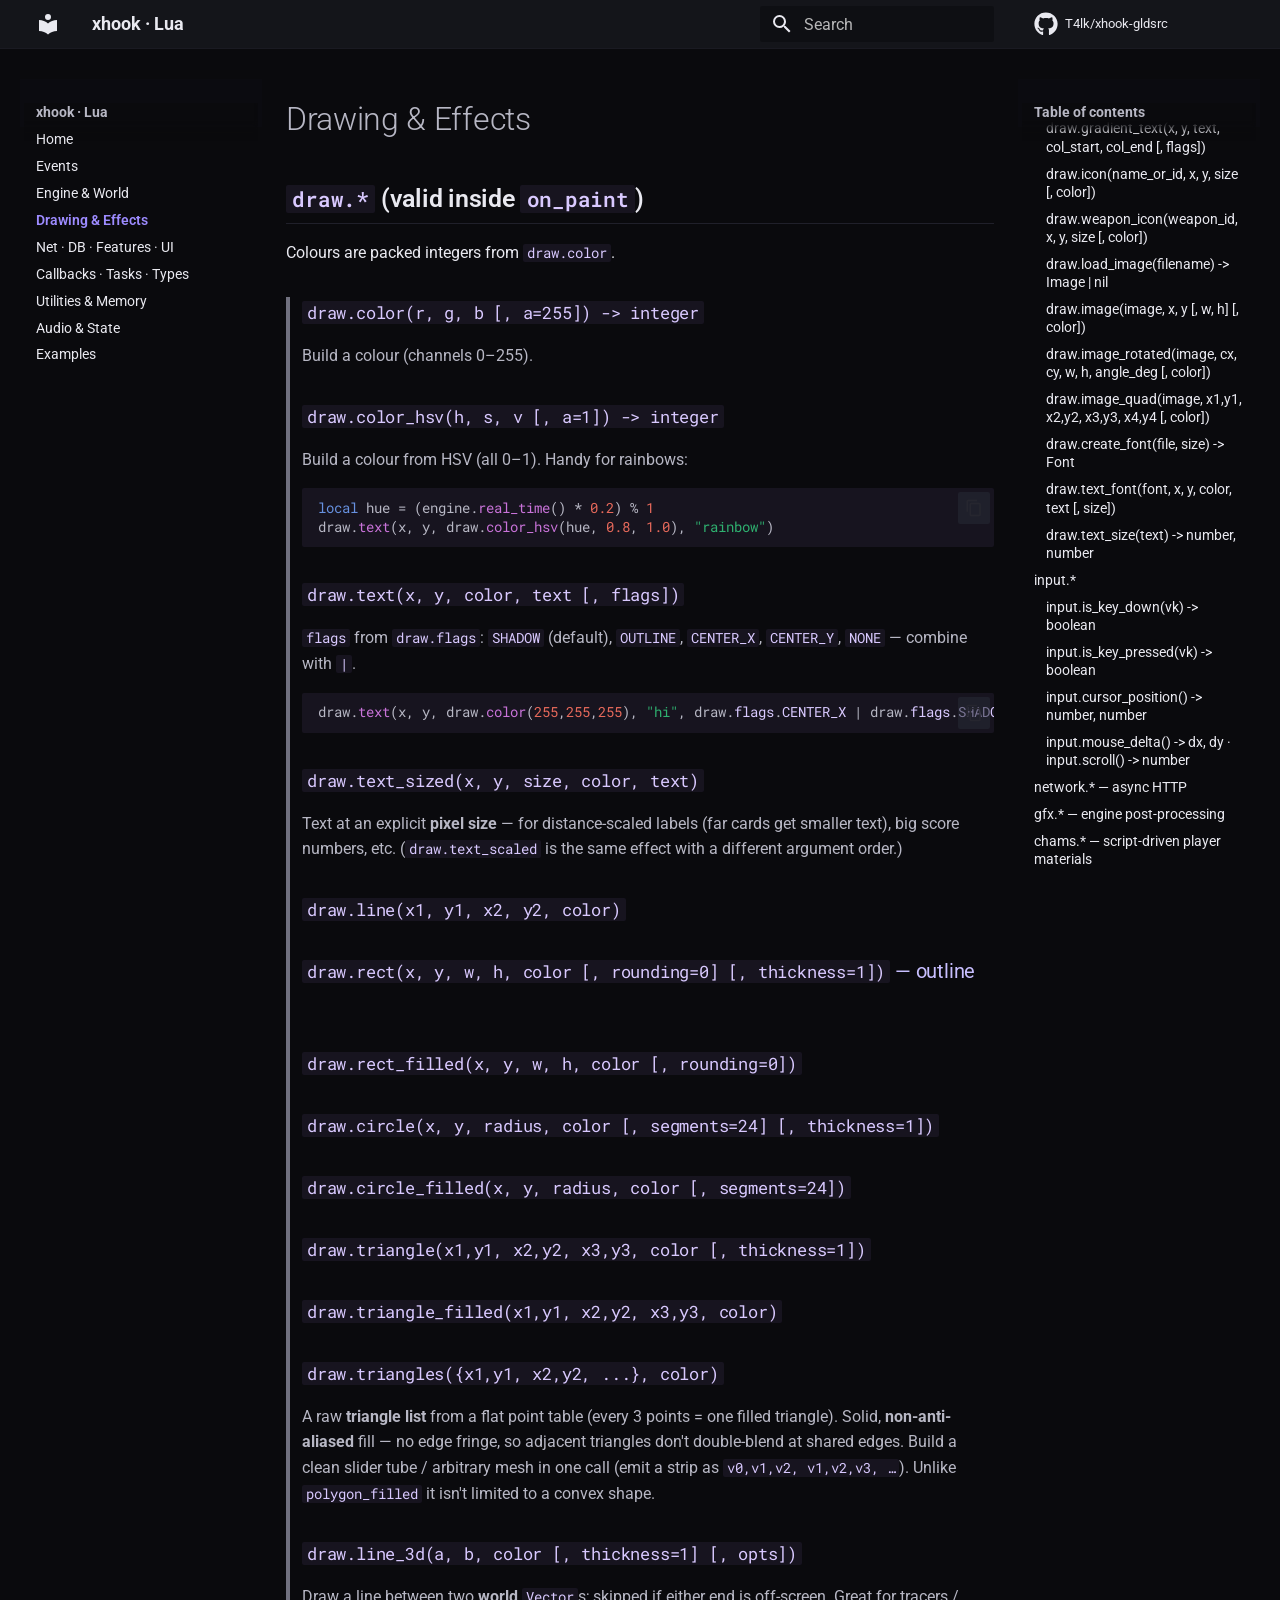
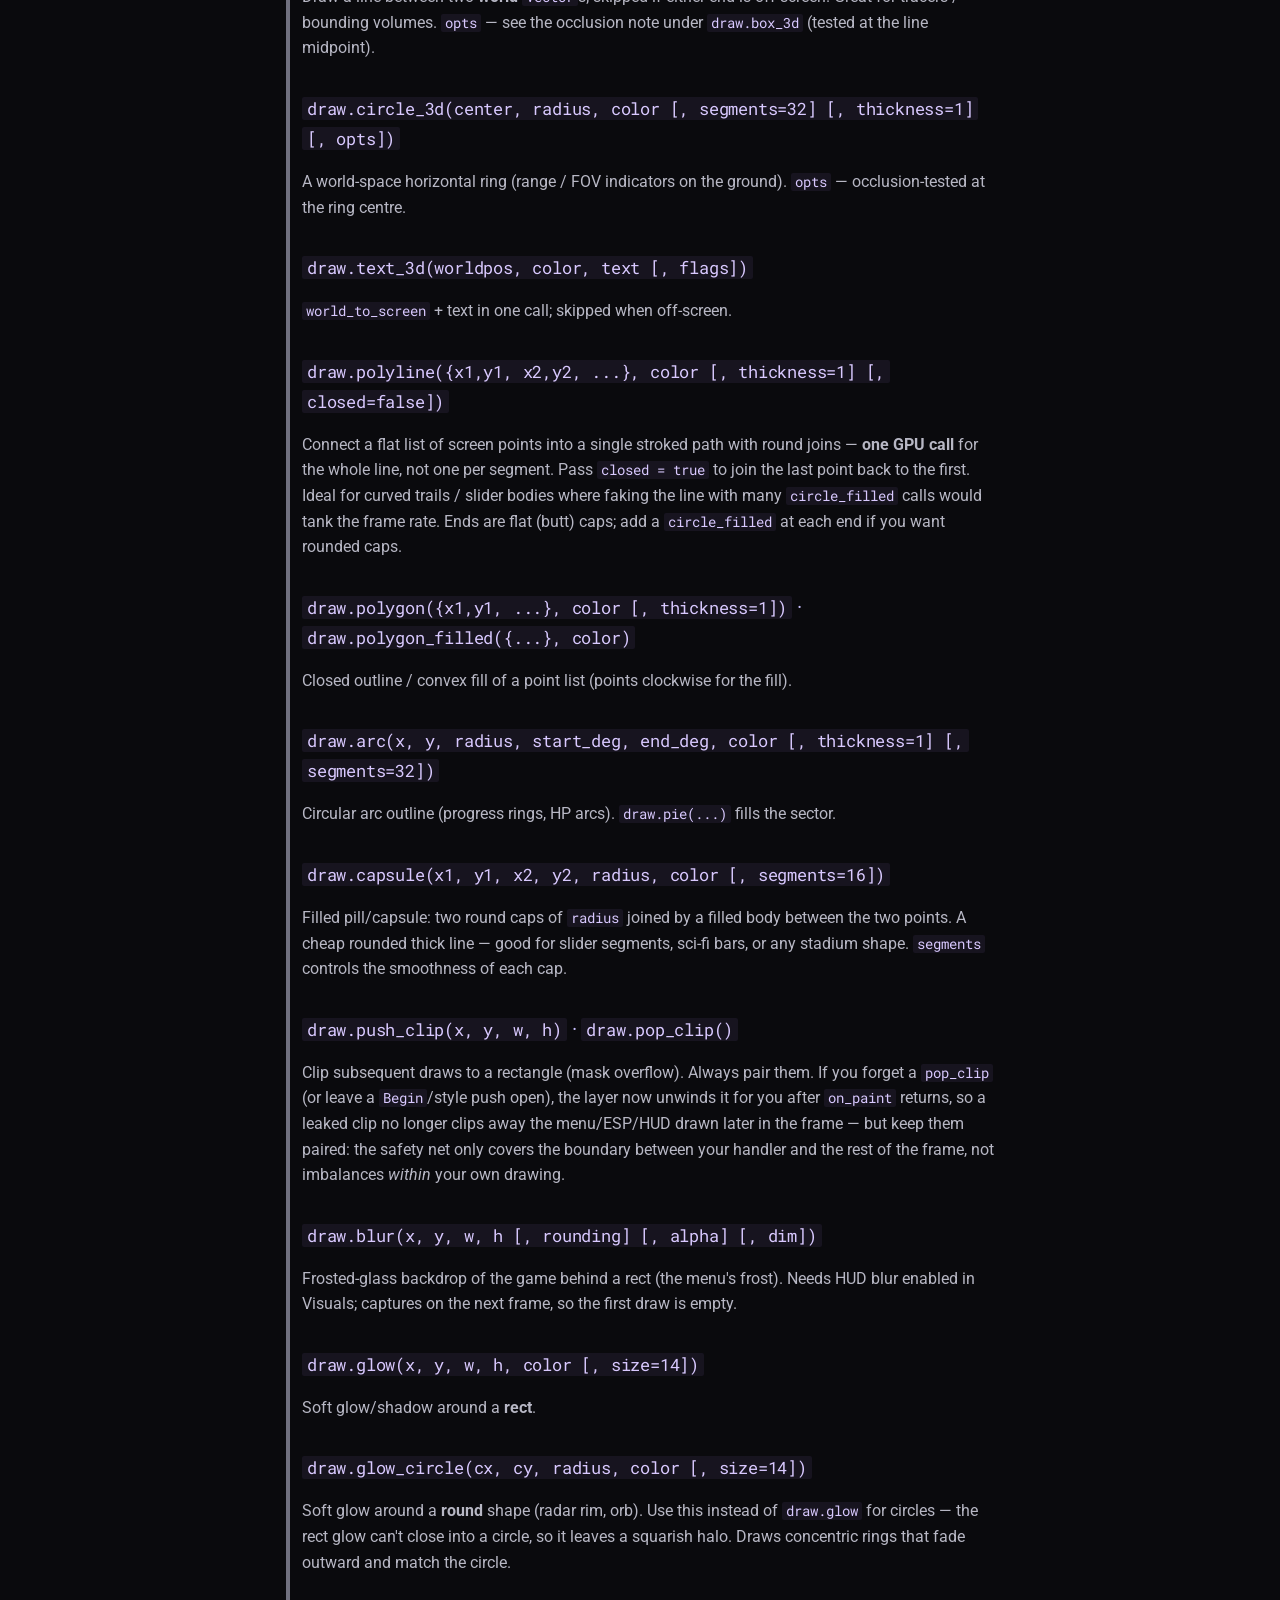
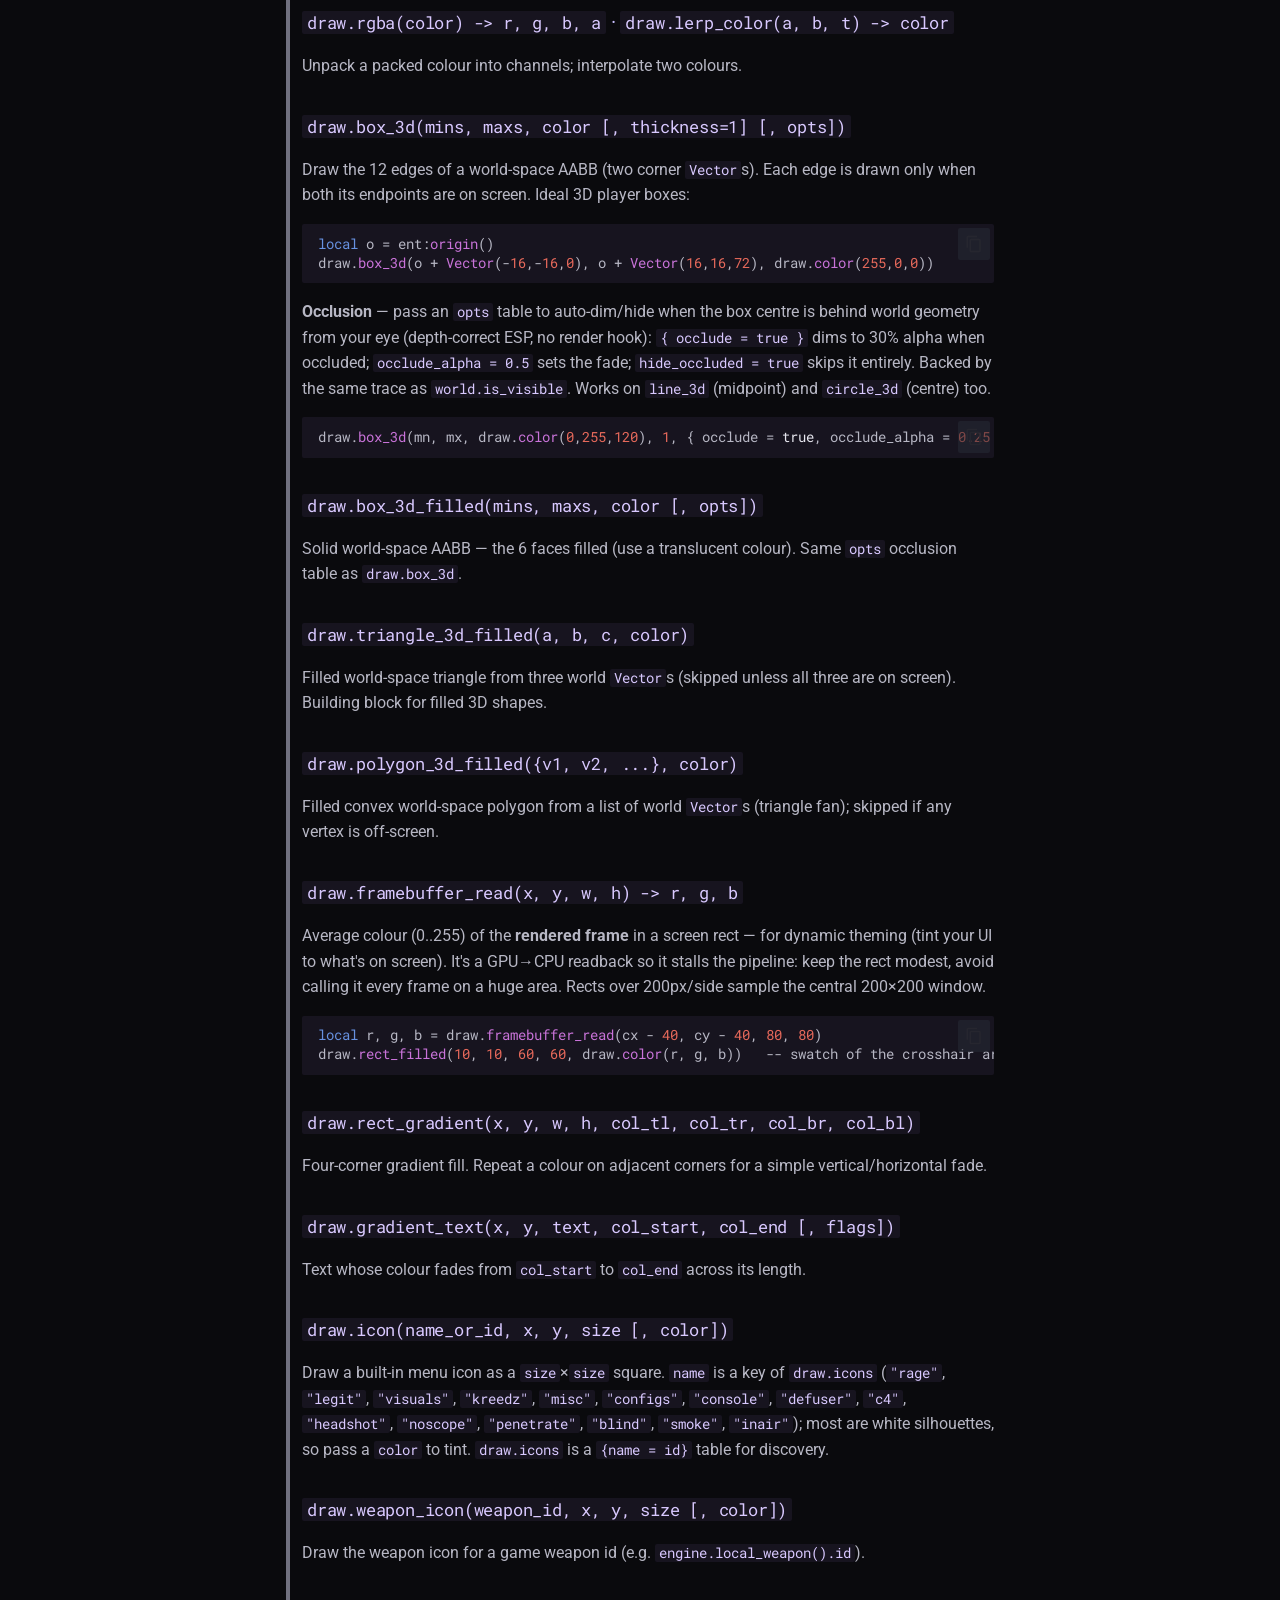
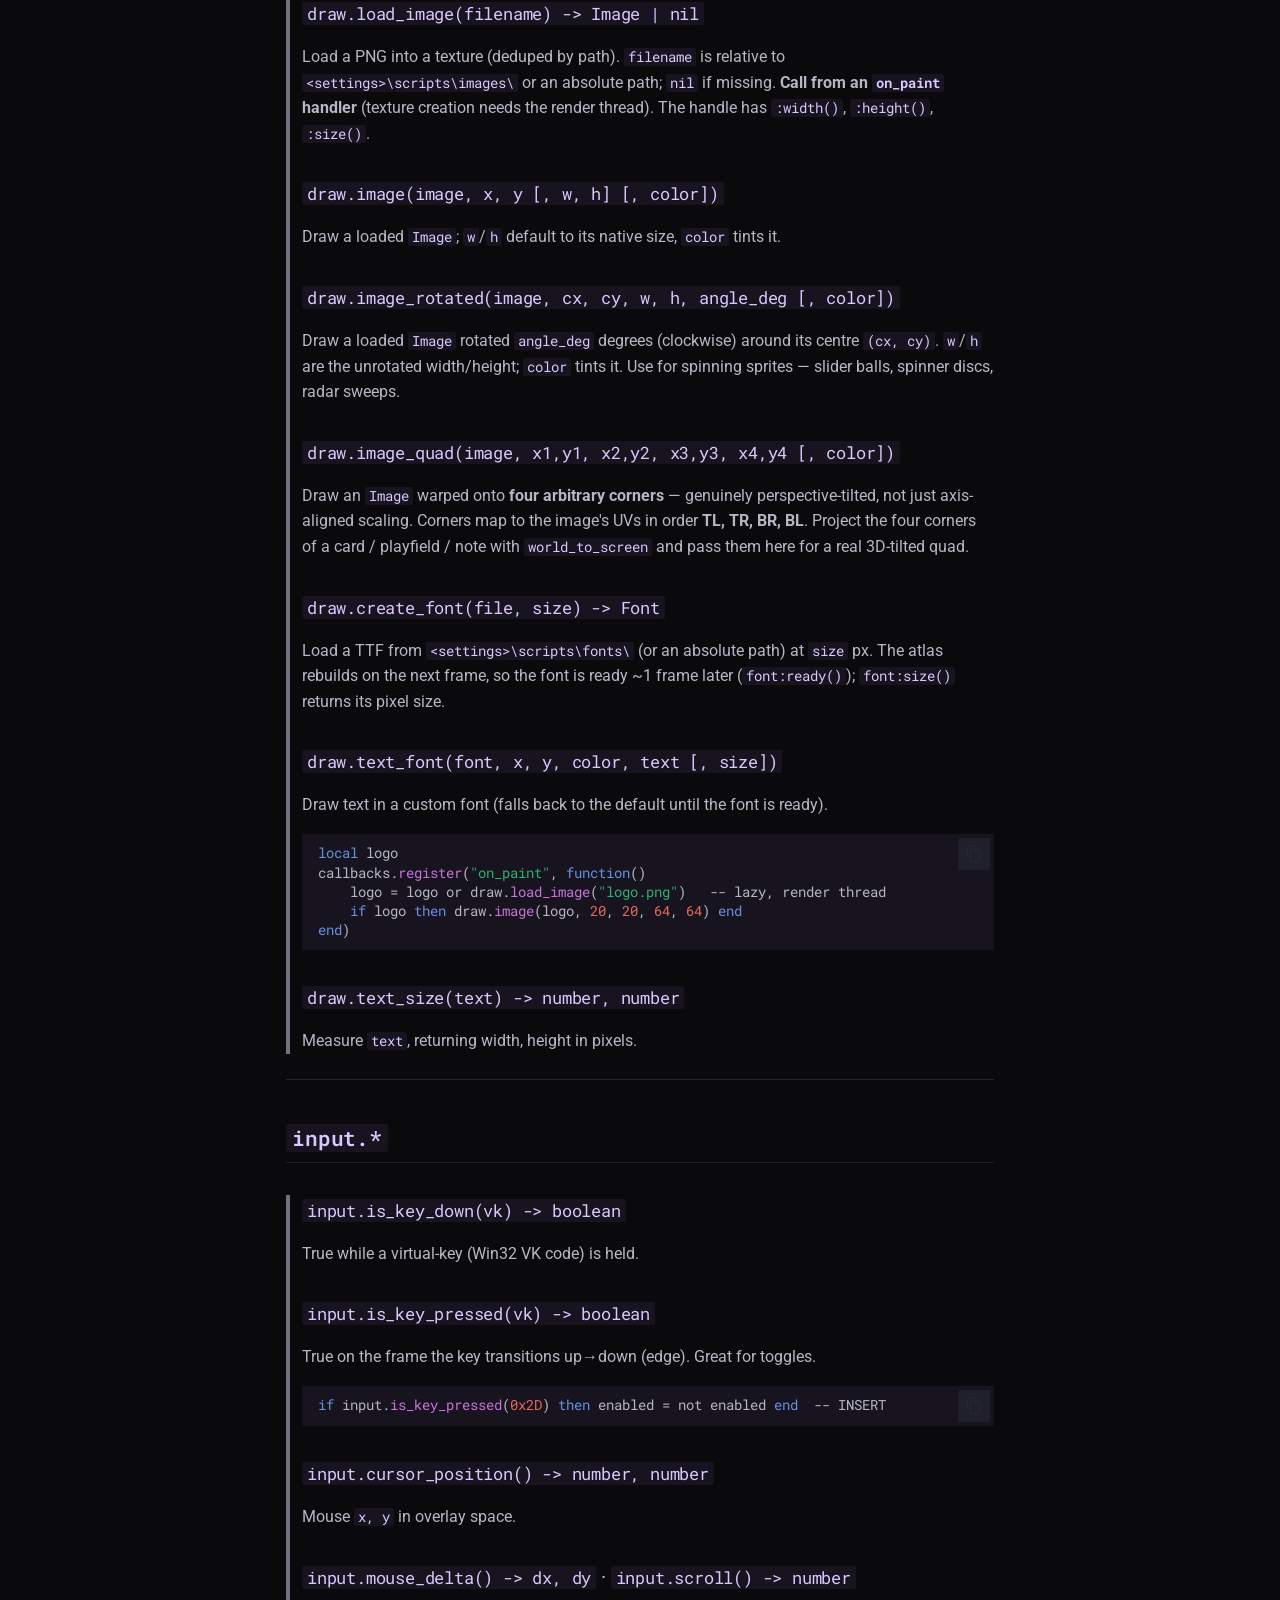
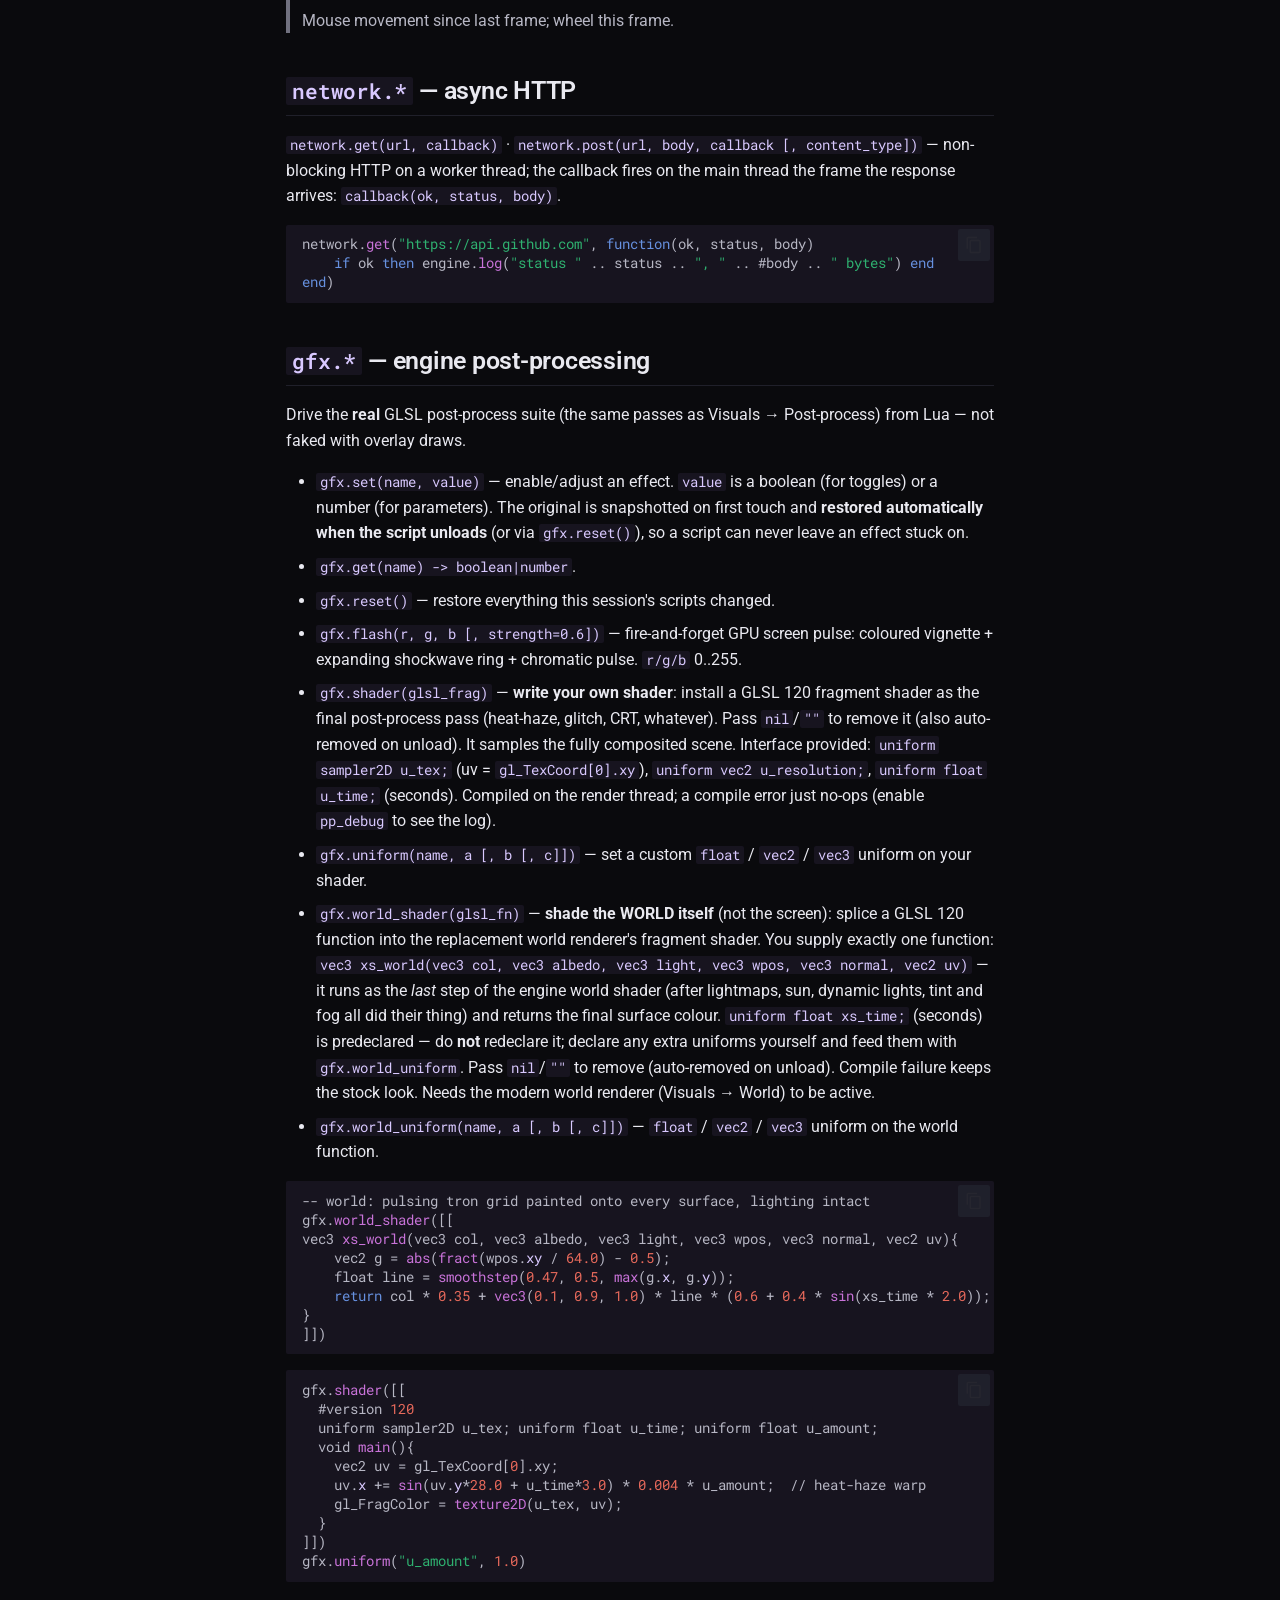
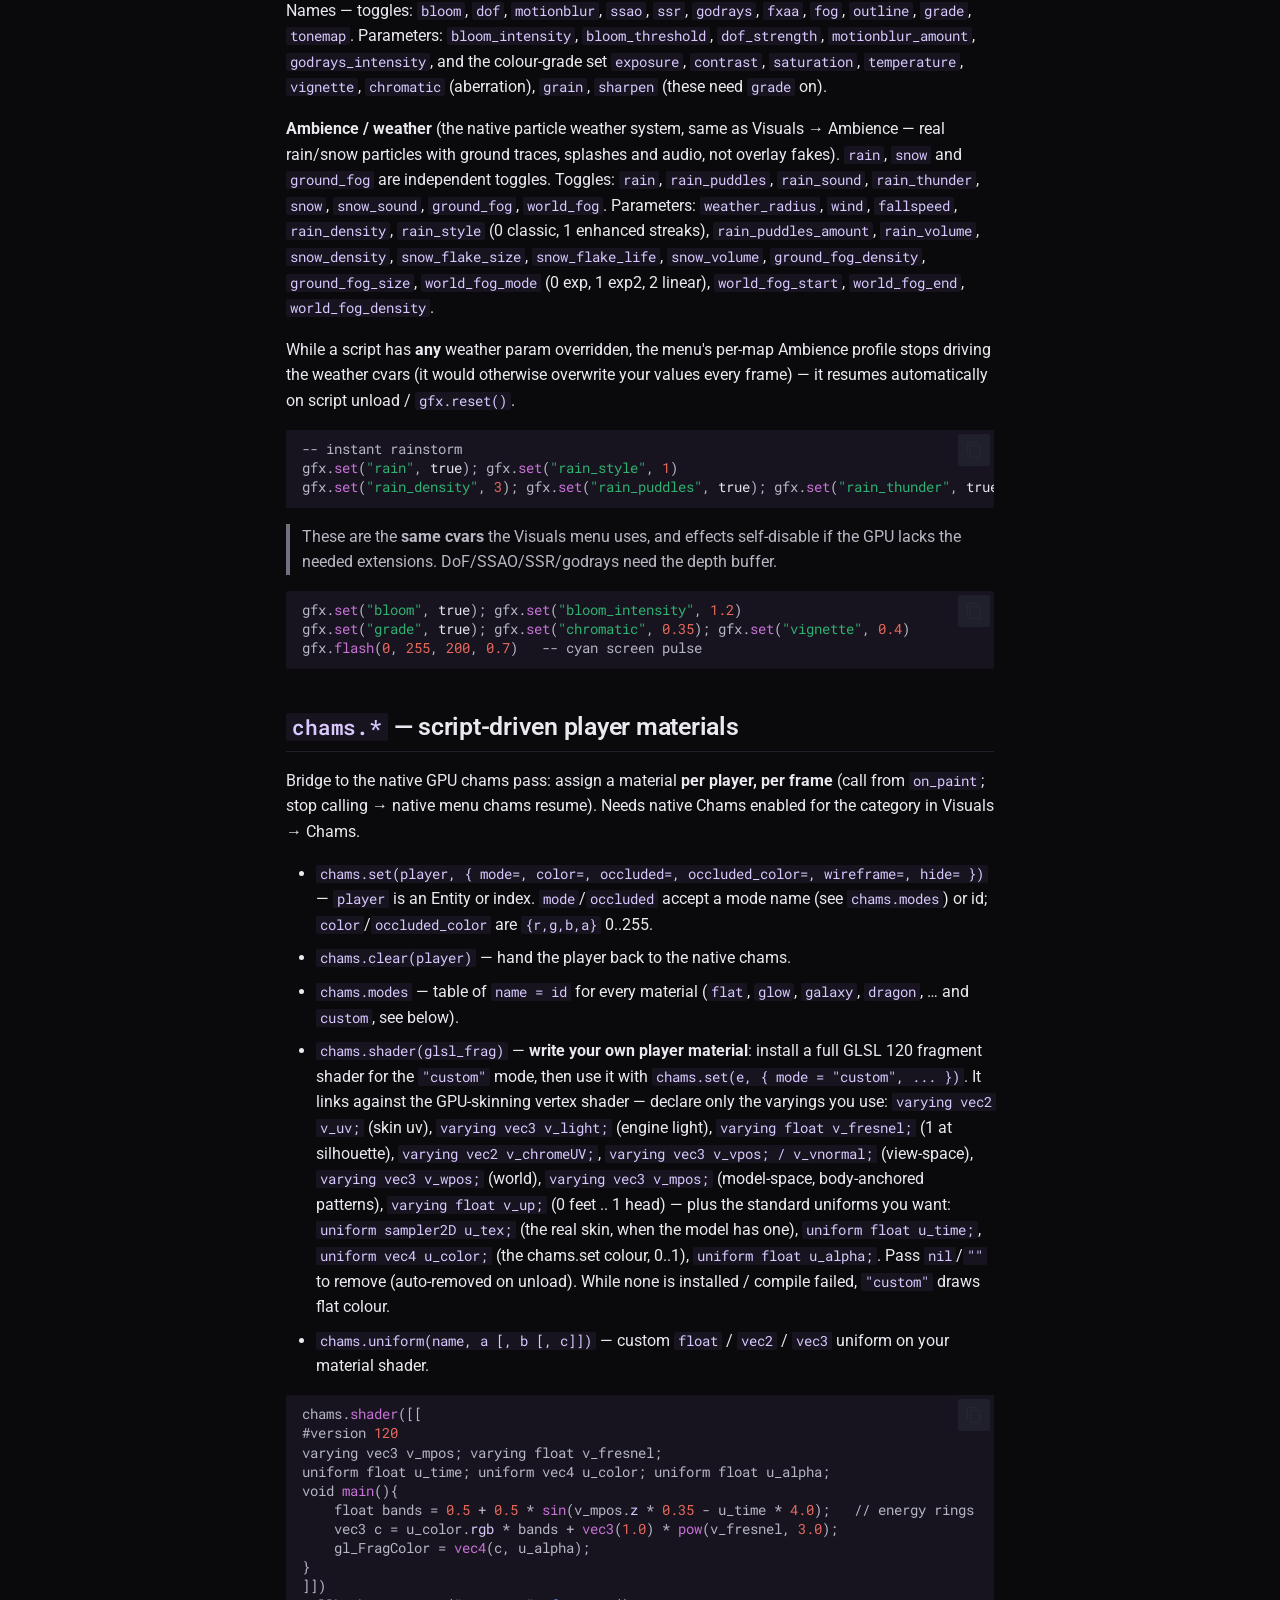
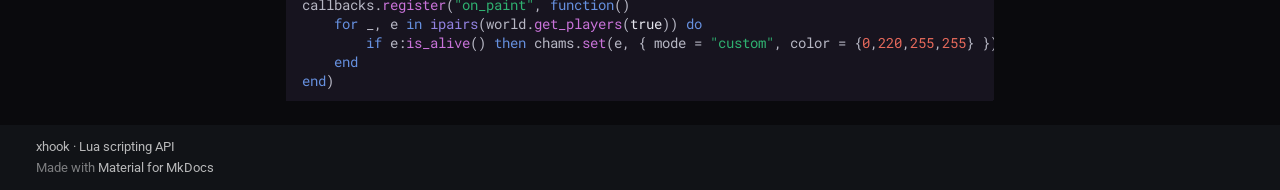
<file: drawing/index.html>
<!doctype html>
<html lang="en" class="no-js">
  <head>
    
      <meta charset="utf-8">
      <meta name="viewport" content="width=device-width,initial-scale=1">
      
        <meta name="description" content="Lua scripting API for the xhook CS 1.6 cheat">
      
      
      
        <link rel="canonical" href="https://t4lk.github.io/xhook-lua-docs/drawing/">
      
      
        <link rel="prev" href="../engine-world/">
      
      
        <link rel="next" href="../systems/">
      
      
        
      
      
      <link rel="icon" href="../assets/images/favicon.png">
      <meta name="generator" content="mkdocs-1.6.1, mkdocs-material-9.7.6">
    
    
      
        <title>Drawing & Effects - xhook · Lua</title>
      
    
    
      <link rel="stylesheet" href="../assets/stylesheets/main.484c7ddc.min.css">
      
        
        <link rel="stylesheet" href="../assets/stylesheets/palette.ab4e12ef.min.css">
      
      


    
    
      
    
    
      
        
        
        <link rel="preconnect" href="https://fonts.gstatic.com" crossorigin>
        <link rel="stylesheet" href="https://fonts.googleapis.com/css?family=Roboto:300,300i,400,400i,700,700i%7CRoboto+Mono:400,400i,700,700i&display=fallback">
        <style>:root{--md-text-font:"Roboto";--md-code-font:"Roboto Mono"}</style>
      
    
    
      <link rel="stylesheet" href="../stylesheets/extra.css">
    
    <script>__md_scope=new URL("..",location),__md_hash=e=>[...e].reduce(((e,_)=>(e<<5)-e+_.charCodeAt(0)),0),__md_get=(e,_=localStorage,t=__md_scope)=>JSON.parse(_.getItem(t.pathname+"."+e)),__md_set=(e,_,t=localStorage,a=__md_scope)=>{try{t.setItem(a.pathname+"."+e,JSON.stringify(_))}catch(e){}}</script>
    
      

    
    
  </head>
  
  
    
    
    
    
    
    <body dir="ltr" data-md-color-scheme="slate" data-md-color-primary="black" data-md-color-accent="deep-purple">
  
    
    <input class="md-toggle" data-md-toggle="drawer" type="checkbox" id="__drawer" autocomplete="off">
    <input class="md-toggle" data-md-toggle="search" type="checkbox" id="__search" autocomplete="off">
    <label class="md-overlay" for="__drawer"></label>
    <div data-md-component="skip">
      
        
        <a href="#drawing-effects" class="md-skip">
          Skip to content
        </a>
      
    </div>
    <div data-md-component="announce">
      
    </div>
    
    
      

  

<header class="md-header md-header--shadow" data-md-component="header">
  <nav class="md-header__inner md-grid" aria-label="Header">
    <a href=".." title="xhook · Lua" class="md-header__button md-logo" aria-label="xhook · Lua" data-md-component="logo">
      
  
  <svg xmlns="http://www.w3.org/2000/svg" viewBox="0 0 24 24"><path d="M12 8a3 3 0 0 0 3-3 3 3 0 0 0-3-3 3 3 0 0 0-3 3 3 3 0 0 0 3 3m0 3.54C9.64 9.35 6.5 8 3 8v11c3.5 0 6.64 1.35 9 3.54 2.36-2.19 5.5-3.54 9-3.54V8c-3.5 0-6.64 1.35-9 3.54"/></svg>

    </a>
    <label class="md-header__button md-icon" for="__drawer">
      
      <svg xmlns="http://www.w3.org/2000/svg" viewBox="0 0 24 24"><path d="M3 6h18v2H3zm0 5h18v2H3zm0 5h18v2H3z"/></svg>
    </label>
    <div class="md-header__title" data-md-component="header-title">
      <div class="md-header__ellipsis">
        <div class="md-header__topic">
          <span class="md-ellipsis">
            xhook · Lua
          </span>
        </div>
        <div class="md-header__topic" data-md-component="header-topic">
          <span class="md-ellipsis">
            
              Drawing & Effects
            
          </span>
        </div>
      </div>
    </div>
    
      
    
    
    
    
      
      
        <label class="md-header__button md-icon" for="__search">
          
          <svg xmlns="http://www.w3.org/2000/svg" viewBox="0 0 24 24"><path d="M9.5 3A6.5 6.5 0 0 1 16 9.5c0 1.61-.59 3.09-1.56 4.23l.27.27h.79l5 5-1.5 1.5-5-5v-.79l-.27-.27A6.52 6.52 0 0 1 9.5 16 6.5 6.5 0 0 1 3 9.5 6.5 6.5 0 0 1 9.5 3m0 2C7 5 5 7 5 9.5S7 14 9.5 14 14 12 14 9.5 12 5 9.5 5"/></svg>
        </label>
        <div class="md-search" data-md-component="search" role="dialog">
  <label class="md-search__overlay" for="__search"></label>
  <div class="md-search__inner" role="search">
    <form class="md-search__form" name="search">
      <input type="text" class="md-search__input" name="query" aria-label="Search" placeholder="Search" autocapitalize="off" autocorrect="off" autocomplete="off" spellcheck="false" data-md-component="search-query" required>
      <label class="md-search__icon md-icon" for="__search">
        
        <svg xmlns="http://www.w3.org/2000/svg" viewBox="0 0 24 24"><path d="M9.5 3A6.5 6.5 0 0 1 16 9.5c0 1.61-.59 3.09-1.56 4.23l.27.27h.79l5 5-1.5 1.5-5-5v-.79l-.27-.27A6.52 6.52 0 0 1 9.5 16 6.5 6.5 0 0 1 3 9.5 6.5 6.5 0 0 1 9.5 3m0 2C7 5 5 7 5 9.5S7 14 9.5 14 14 12 14 9.5 12 5 9.5 5"/></svg>
        
        <svg xmlns="http://www.w3.org/2000/svg" viewBox="0 0 24 24"><path d="M20 11v2H8l5.5 5.5-1.42 1.42L4.16 12l7.92-7.92L13.5 5.5 8 11z"/></svg>
      </label>
      <nav class="md-search__options" aria-label="Search">
        
        <button type="reset" class="md-search__icon md-icon" title="Clear" aria-label="Clear" tabindex="-1">
          
          <svg xmlns="http://www.w3.org/2000/svg" viewBox="0 0 24 24"><path d="M19 6.41 17.59 5 12 10.59 6.41 5 5 6.41 10.59 12 5 17.59 6.41 19 12 13.41 17.59 19 19 17.59 13.41 12z"/></svg>
        </button>
      </nav>
      
        <div class="md-search__suggest" data-md-component="search-suggest"></div>
      
    </form>
    <div class="md-search__output">
      <div class="md-search__scrollwrap" tabindex="0" data-md-scrollfix>
        <div class="md-search-result" data-md-component="search-result">
          <div class="md-search-result__meta">
            Initializing search
          </div>
          <ol class="md-search-result__list" role="presentation"></ol>
        </div>
      </div>
    </div>
  </div>
</div>
      
    
    
      <div class="md-header__source">
        <a href="https://github.com/T4lk/xhook-gldsrc" title="Go to repository" class="md-source" data-md-component="source">
  <div class="md-source__icon md-icon">
    
    <svg xmlns="http://www.w3.org/2000/svg" viewBox="0 0 512 512"><!--! Font Awesome Free 7.1.0 by @fontawesome - https://fontawesome.com License - https://fontawesome.com/license/free (Icons: CC BY 4.0, Fonts: SIL OFL 1.1, Code: MIT License) Copyright 2025 Fonticons, Inc.--><path d="M173.9 397.4c0 2-2.3 3.6-5.2 3.6-3.3.3-5.6-1.3-5.6-3.6 0-2 2.3-3.6 5.2-3.6 3-.3 5.6 1.3 5.6 3.6m-31.1-4.5c-.7 2 1.3 4.3 4.3 4.9 2.6 1 5.6 0 6.2-2s-1.3-4.3-4.3-5.2c-2.6-.7-5.5.3-6.2 2.3m44.2-1.7c-2.9.7-4.9 2.6-4.6 4.9.3 2 2.9 3.3 5.9 2.6 2.9-.7 4.9-2.6 4.6-4.6-.3-1.9-3-3.2-5.9-2.9M252.8 8C114.1 8 8 113.3 8 252c0 110.9 69.8 205.8 169.5 239.2 12.8 2.3 17.3-5.6 17.3-12.1 0-6.2-.3-40.4-.3-61.4 0 0-70 15-84.7-29.8 0 0-11.4-29.1-27.8-36.6 0 0-22.9-15.7 1.6-15.4 0 0 24.9 2 38.6 25.8 21.9 38.6 58.6 27.5 72.9 20.9 2.3-16 8.8-27.1 16-33.7-55.9-6.2-112.3-14.3-112.3-110.5 0-27.5 7.6-41.3 23.6-58.9-2.6-6.5-11.1-33.3 2.6-67.9 20.9-6.5 69 27 69 27 20-5.6 41.5-8.5 62.8-8.5s42.8 2.9 62.8 8.5c0 0 48.1-33.6 69-27 13.7 34.7 5.2 61.4 2.6 67.9 16 17.7 25.8 31.5 25.8 58.9 0 96.5-58.9 104.2-114.8 110.5 9.2 7.9 17 22.9 17 46.4 0 33.7-.3 75.4-.3 83.6 0 6.5 4.6 14.4 17.3 12.1C436.2 457.8 504 362.9 504 252 504 113.3 391.5 8 252.8 8M105.2 352.9c-1.3 1-1 3.3.7 5.2 1.6 1.6 3.9 2.3 5.2 1 1.3-1 1-3.3-.7-5.2-1.6-1.6-3.9-2.3-5.2-1m-10.8-8.1c-.7 1.3.3 2.9 2.3 3.9 1.6 1 3.6.7 4.3-.7.7-1.3-.3-2.9-2.3-3.9-2-.6-3.6-.3-4.3.7m32.4 35.6c-1.6 1.3-1 4.3 1.3 6.2 2.3 2.3 5.2 2.6 6.5 1 1.3-1.3.7-4.3-1.3-6.2-2.2-2.3-5.2-2.6-6.5-1m-11.4-14.7c-1.6 1-1.6 3.6 0 5.9s4.3 3.3 5.6 2.3c1.6-1.3 1.6-3.9 0-6.2-1.4-2.3-4-3.3-5.6-2"/></svg>
  </div>
  <div class="md-source__repository">
    T4lk/xhook-gldsrc
  </div>
</a>
      </div>
    
  </nav>
  
</header>
    
    <div class="md-container" data-md-component="container">
      
      
        
          
        
      
      <main class="md-main" data-md-component="main">
        <div class="md-main__inner md-grid">
          
            
              
              <div class="md-sidebar md-sidebar--primary" data-md-component="sidebar" data-md-type="navigation" >
                <div class="md-sidebar__scrollwrap">
                  <div class="md-sidebar__inner">
                    



<nav class="md-nav md-nav--primary" aria-label="Navigation" data-md-level="0">
  <label class="md-nav__title" for="__drawer">
    <a href=".." title="xhook · Lua" class="md-nav__button md-logo" aria-label="xhook · Lua" data-md-component="logo">
      
  
  <svg xmlns="http://www.w3.org/2000/svg" viewBox="0 0 24 24"><path d="M12 8a3 3 0 0 0 3-3 3 3 0 0 0-3-3 3 3 0 0 0-3 3 3 3 0 0 0 3 3m0 3.54C9.64 9.35 6.5 8 3 8v11c3.5 0 6.64 1.35 9 3.54 2.36-2.19 5.5-3.54 9-3.54V8c-3.5 0-6.64 1.35-9 3.54"/></svg>

    </a>
    xhook · Lua
  </label>
  
    <div class="md-nav__source">
      <a href="https://github.com/T4lk/xhook-gldsrc" title="Go to repository" class="md-source" data-md-component="source">
  <div class="md-source__icon md-icon">
    
    <svg xmlns="http://www.w3.org/2000/svg" viewBox="0 0 512 512"><!--! Font Awesome Free 7.1.0 by @fontawesome - https://fontawesome.com License - https://fontawesome.com/license/free (Icons: CC BY 4.0, Fonts: SIL OFL 1.1, Code: MIT License) Copyright 2025 Fonticons, Inc.--><path d="M173.9 397.4c0 2-2.3 3.6-5.2 3.6-3.3.3-5.6-1.3-5.6-3.6 0-2 2.3-3.6 5.2-3.6 3-.3 5.6 1.3 5.6 3.6m-31.1-4.5c-.7 2 1.3 4.3 4.3 4.9 2.6 1 5.6 0 6.2-2s-1.3-4.3-4.3-5.2c-2.6-.7-5.5.3-6.2 2.3m44.2-1.7c-2.9.7-4.9 2.6-4.6 4.9.3 2 2.9 3.3 5.9 2.6 2.9-.7 4.9-2.6 4.6-4.6-.3-1.9-3-3.2-5.9-2.9M252.8 8C114.1 8 8 113.3 8 252c0 110.9 69.8 205.8 169.5 239.2 12.8 2.3 17.3-5.6 17.3-12.1 0-6.2-.3-40.4-.3-61.4 0 0-70 15-84.7-29.8 0 0-11.4-29.1-27.8-36.6 0 0-22.9-15.7 1.6-15.4 0 0 24.9 2 38.6 25.8 21.9 38.6 58.6 27.5 72.9 20.9 2.3-16 8.8-27.1 16-33.7-55.9-6.2-112.3-14.3-112.3-110.5 0-27.5 7.6-41.3 23.6-58.9-2.6-6.5-11.1-33.3 2.6-67.9 20.9-6.5 69 27 69 27 20-5.6 41.5-8.5 62.8-8.5s42.8 2.9 62.8 8.5c0 0 48.1-33.6 69-27 13.7 34.7 5.2 61.4 2.6 67.9 16 17.7 25.8 31.5 25.8 58.9 0 96.5-58.9 104.2-114.8 110.5 9.2 7.9 17 22.9 17 46.4 0 33.7-.3 75.4-.3 83.6 0 6.5 4.6 14.4 17.3 12.1C436.2 457.8 504 362.9 504 252 504 113.3 391.5 8 252.8 8M105.2 352.9c-1.3 1-1 3.3.7 5.2 1.6 1.6 3.9 2.3 5.2 1 1.3-1 1-3.3-.7-5.2-1.6-1.6-3.9-2.3-5.2-1m-10.8-8.1c-.7 1.3.3 2.9 2.3 3.9 1.6 1 3.6.7 4.3-.7.7-1.3-.3-2.9-2.3-3.9-2-.6-3.6-.3-4.3.7m32.4 35.6c-1.6 1.3-1 4.3 1.3 6.2 2.3 2.3 5.2 2.6 6.5 1 1.3-1.3.7-4.3-1.3-6.2-2.2-2.3-5.2-2.6-6.5-1m-11.4-14.7c-1.6 1-1.6 3.6 0 5.9s4.3 3.3 5.6 2.3c1.6-1.3 1.6-3.9 0-6.2-1.4-2.3-4-3.3-5.6-2"/></svg>
  </div>
  <div class="md-source__repository">
    T4lk/xhook-gldsrc
  </div>
</a>
    </div>
  
  <ul class="md-nav__list" data-md-scrollfix>
    
      
      
  
  
  
  
    <li class="md-nav__item">
      <a href=".." class="md-nav__link">
        
  
  
  <span class="md-ellipsis">
    
  
    Home
  

    
  </span>
  
  

      </a>
    </li>
  

    
      
      
  
  
  
  
    <li class="md-nav__item">
      <a href="../events/" class="md-nav__link">
        
  
  
  <span class="md-ellipsis">
    
  
    Events
  

    
  </span>
  
  

      </a>
    </li>
  

    
      
      
  
  
  
  
    <li class="md-nav__item">
      <a href="../engine-world/" class="md-nav__link">
        
  
  
  <span class="md-ellipsis">
    
  
    Engine & World
  

    
  </span>
  
  

      </a>
    </li>
  

    
      
      
  
  
    
  
  
  
    <li class="md-nav__item md-nav__item--active">
      
      <input class="md-nav__toggle md-toggle" type="checkbox" id="__toc">
      
      
        
      
      
        <label class="md-nav__link md-nav__link--active" for="__toc">
          
  
  
  <span class="md-ellipsis">
    
  
    Drawing & Effects
  

    
  </span>
  
  

          <span class="md-nav__icon md-icon"></span>
        </label>
      
      <a href="./" class="md-nav__link md-nav__link--active">
        
  
  
  <span class="md-ellipsis">
    
  
    Drawing & Effects
  

    
  </span>
  
  

      </a>
      
        

<nav class="md-nav md-nav--secondary" aria-label="Table of contents">
  
  
  
    
  
  
    <label class="md-nav__title" for="__toc">
      <span class="md-nav__icon md-icon"></span>
      Table of contents
    </label>
    <ul class="md-nav__list" data-md-component="toc" data-md-scrollfix>
      
        <li class="md-nav__item">
  <a href="#draw-valid-inside-on_paint" class="md-nav__link">
    <span class="md-ellipsis">
      
        draw.* (valid inside on_paint)
      
    </span>
  </a>
  
    <nav class="md-nav" aria-label="draw.* (valid inside on_paint)">
      <ul class="md-nav__list">
        
          <li class="md-nav__item">
  <a href="#drawcolorr-g-b-a255-integer" class="md-nav__link">
    <span class="md-ellipsis">
      
        draw.color(r, g, b [, a=255]) -&gt; integer
      
    </span>
  </a>
  
</li>
        
          <li class="md-nav__item">
  <a href="#drawcolor_hsvh-s-v-a1-integer" class="md-nav__link">
    <span class="md-ellipsis">
      
        draw.color_hsv(h, s, v [, a=1]) -&gt; integer
      
    </span>
  </a>
  
</li>
        
          <li class="md-nav__item">
  <a href="#drawtextx-y-color-text-flags" class="md-nav__link">
    <span class="md-ellipsis">
      
        draw.text(x, y, color, text [, flags])
      
    </span>
  </a>
  
</li>
        
          <li class="md-nav__item">
  <a href="#drawtext_sizedx-y-size-color-text" class="md-nav__link">
    <span class="md-ellipsis">
      
        draw.text_sized(x, y, size, color, text)
      
    </span>
  </a>
  
</li>
        
          <li class="md-nav__item">
  <a href="#drawlinex1-y1-x2-y2-color" class="md-nav__link">
    <span class="md-ellipsis">
      
        draw.line(x1, y1, x2, y2, color)
      
    </span>
  </a>
  
</li>
        
          <li class="md-nav__item">
  <a href="#drawrectx-y-w-h-color-rounding0-thickness1-outline" class="md-nav__link">
    <span class="md-ellipsis">
      
        draw.rect(x, y, w, h, color [, rounding=0] [, thickness=1]) — outline
      
    </span>
  </a>
  
</li>
        
          <li class="md-nav__item">
  <a href="#drawrect_filledx-y-w-h-color-rounding0" class="md-nav__link">
    <span class="md-ellipsis">
      
        draw.rect_filled(x, y, w, h, color [, rounding=0])
      
    </span>
  </a>
  
</li>
        
          <li class="md-nav__item">
  <a href="#drawcirclex-y-radius-color-segments24-thickness1" class="md-nav__link">
    <span class="md-ellipsis">
      
        draw.circle(x, y, radius, color [, segments=24] [, thickness=1])
      
    </span>
  </a>
  
</li>
        
          <li class="md-nav__item">
  <a href="#drawcircle_filledx-y-radius-color-segments24" class="md-nav__link">
    <span class="md-ellipsis">
      
        draw.circle_filled(x, y, radius, color [, segments=24])
      
    </span>
  </a>
  
</li>
        
          <li class="md-nav__item">
  <a href="#drawtrianglex1y1-x2y2-x3y3-color-thickness1" class="md-nav__link">
    <span class="md-ellipsis">
      
        draw.triangle(x1,y1, x2,y2, x3,y3, color [, thickness=1])
      
    </span>
  </a>
  
</li>
        
          <li class="md-nav__item">
  <a href="#drawtriangle_filledx1y1-x2y2-x3y3-color" class="md-nav__link">
    <span class="md-ellipsis">
      
        draw.triangle_filled(x1,y1, x2,y2, x3,y3, color)
      
    </span>
  </a>
  
</li>
        
          <li class="md-nav__item">
  <a href="#drawtrianglesx1y1-x2y2-color" class="md-nav__link">
    <span class="md-ellipsis">
      
        draw.triangles({x1,y1, x2,y2, ...}, color)
      
    </span>
  </a>
  
</li>
        
          <li class="md-nav__item">
  <a href="#drawline_3da-b-color-thickness1-opts" class="md-nav__link">
    <span class="md-ellipsis">
      
        draw.line_3d(a, b, color [, thickness=1] [, opts])
      
    </span>
  </a>
  
</li>
        
          <li class="md-nav__item">
  <a href="#drawcircle_3dcenter-radius-color-segments32-thickness1-opts" class="md-nav__link">
    <span class="md-ellipsis">
      
        draw.circle_3d(center, radius, color [, segments=32] [, thickness=1] [, opts])
      
    </span>
  </a>
  
</li>
        
          <li class="md-nav__item">
  <a href="#drawtext_3dworldpos-color-text-flags" class="md-nav__link">
    <span class="md-ellipsis">
      
        draw.text_3d(worldpos, color, text [, flags])
      
    </span>
  </a>
  
</li>
        
          <li class="md-nav__item">
  <a href="#drawpolylinex1y1-x2y2-color-thickness1-closedfalse" class="md-nav__link">
    <span class="md-ellipsis">
      
        draw.polyline({x1,y1, x2,y2, ...}, color [, thickness=1] [, closed=false])
      
    </span>
  </a>
  
</li>
        
          <li class="md-nav__item">
  <a href="#drawpolygonx1y1-color-thickness1-drawpolygon_filled-color" class="md-nav__link">
    <span class="md-ellipsis">
      
        draw.polygon({x1,y1, ...}, color [, thickness=1]) · draw.polygon_filled({...}, color)
      
    </span>
  </a>
  
</li>
        
          <li class="md-nav__item">
  <a href="#drawarcx-y-radius-start_deg-end_deg-color-thickness1-segments32" class="md-nav__link">
    <span class="md-ellipsis">
      
        draw.arc(x, y, radius, start_deg, end_deg, color [, thickness=1] [, segments=32])
      
    </span>
  </a>
  
</li>
        
          <li class="md-nav__item">
  <a href="#drawcapsulex1-y1-x2-y2-radius-color-segments16" class="md-nav__link">
    <span class="md-ellipsis">
      
        draw.capsule(x1, y1, x2, y2, radius, color [, segments=16])
      
    </span>
  </a>
  
</li>
        
          <li class="md-nav__item">
  <a href="#drawpush_clipx-y-w-h-drawpop_clip" class="md-nav__link">
    <span class="md-ellipsis">
      
        draw.push_clip(x, y, w, h) · draw.pop_clip()
      
    </span>
  </a>
  
</li>
        
          <li class="md-nav__item">
  <a href="#drawblurx-y-w-h-rounding-alpha-dim" class="md-nav__link">
    <span class="md-ellipsis">
      
        draw.blur(x, y, w, h [, rounding] [, alpha] [, dim])
      
    </span>
  </a>
  
</li>
        
          <li class="md-nav__item">
  <a href="#drawglowx-y-w-h-color-size14" class="md-nav__link">
    <span class="md-ellipsis">
      
        draw.glow(x, y, w, h, color [, size=14])
      
    </span>
  </a>
  
</li>
        
          <li class="md-nav__item">
  <a href="#drawglow_circlecx-cy-radius-color-size14" class="md-nav__link">
    <span class="md-ellipsis">
      
        draw.glow_circle(cx, cy, radius, color [, size=14])
      
    </span>
  </a>
  
</li>
        
          <li class="md-nav__item">
  <a href="#drawrgbacolor-r-g-b-a-drawlerp_colora-b-t-color" class="md-nav__link">
    <span class="md-ellipsis">
      
        draw.rgba(color) -&gt; r, g, b, a · draw.lerp_color(a, b, t) -&gt; color
      
    </span>
  </a>
  
</li>
        
          <li class="md-nav__item">
  <a href="#drawbox_3dmins-maxs-color-thickness1-opts" class="md-nav__link">
    <span class="md-ellipsis">
      
        draw.box_3d(mins, maxs, color [, thickness=1] [, opts])
      
    </span>
  </a>
  
</li>
        
          <li class="md-nav__item">
  <a href="#drawbox_3d_filledmins-maxs-color-opts" class="md-nav__link">
    <span class="md-ellipsis">
      
        draw.box_3d_filled(mins, maxs, color [, opts])
      
    </span>
  </a>
  
</li>
        
          <li class="md-nav__item">
  <a href="#drawtriangle_3d_filleda-b-c-color" class="md-nav__link">
    <span class="md-ellipsis">
      
        draw.triangle_3d_filled(a, b, c, color)
      
    </span>
  </a>
  
</li>
        
          <li class="md-nav__item">
  <a href="#drawpolygon_3d_filledv1-v2-color" class="md-nav__link">
    <span class="md-ellipsis">
      
        draw.polygon_3d_filled({v1, v2, ...}, color)
      
    </span>
  </a>
  
</li>
        
          <li class="md-nav__item">
  <a href="#drawframebuffer_readx-y-w-h-r-g-b" class="md-nav__link">
    <span class="md-ellipsis">
      
        draw.framebuffer_read(x, y, w, h) -&gt; r, g, b
      
    </span>
  </a>
  
</li>
        
          <li class="md-nav__item">
  <a href="#drawrect_gradientx-y-w-h-col_tl-col_tr-col_br-col_bl" class="md-nav__link">
    <span class="md-ellipsis">
      
        draw.rect_gradient(x, y, w, h, col_tl, col_tr, col_br, col_bl)
      
    </span>
  </a>
  
</li>
        
          <li class="md-nav__item">
  <a href="#drawgradient_textx-y-text-col_start-col_end-flags" class="md-nav__link">
    <span class="md-ellipsis">
      
        draw.gradient_text(x, y, text, col_start, col_end [, flags])
      
    </span>
  </a>
  
</li>
        
          <li class="md-nav__item">
  <a href="#drawiconname_or_id-x-y-size-color" class="md-nav__link">
    <span class="md-ellipsis">
      
        draw.icon(name_or_id, x, y, size [, color])
      
    </span>
  </a>
  
</li>
        
          <li class="md-nav__item">
  <a href="#drawweapon_iconweapon_id-x-y-size-color" class="md-nav__link">
    <span class="md-ellipsis">
      
        draw.weapon_icon(weapon_id, x, y, size [, color])
      
    </span>
  </a>
  
</li>
        
          <li class="md-nav__item">
  <a href="#drawload_imagefilename-image-nil" class="md-nav__link">
    <span class="md-ellipsis">
      
        draw.load_image(filename) -&gt; Image | nil
      
    </span>
  </a>
  
</li>
        
          <li class="md-nav__item">
  <a href="#drawimageimage-x-y-w-h-color" class="md-nav__link">
    <span class="md-ellipsis">
      
        draw.image(image, x, y [, w, h] [, color])
      
    </span>
  </a>
  
</li>
        
          <li class="md-nav__item">
  <a href="#drawimage_rotatedimage-cx-cy-w-h-angle_deg-color" class="md-nav__link">
    <span class="md-ellipsis">
      
        draw.image_rotated(image, cx, cy, w, h, angle_deg [, color])
      
    </span>
  </a>
  
</li>
        
          <li class="md-nav__item">
  <a href="#drawimage_quadimage-x1y1-x2y2-x3y3-x4y4-color" class="md-nav__link">
    <span class="md-ellipsis">
      
        draw.image_quad(image, x1,y1, x2,y2, x3,y3, x4,y4 [, color])
      
    </span>
  </a>
  
</li>
        
          <li class="md-nav__item">
  <a href="#drawcreate_fontfile-size-font" class="md-nav__link">
    <span class="md-ellipsis">
      
        draw.create_font(file, size) -&gt; Font
      
    </span>
  </a>
  
</li>
        
          <li class="md-nav__item">
  <a href="#drawtext_fontfont-x-y-color-text-size" class="md-nav__link">
    <span class="md-ellipsis">
      
        draw.text_font(font, x, y, color, text [, size])
      
    </span>
  </a>
  
</li>
        
          <li class="md-nav__item">
  <a href="#drawtext_sizetext-number-number" class="md-nav__link">
    <span class="md-ellipsis">
      
        draw.text_size(text) -&gt; number, number
      
    </span>
  </a>
  
</li>
        
      </ul>
    </nav>
  
</li>
      
        <li class="md-nav__item">
  <a href="#input" class="md-nav__link">
    <span class="md-ellipsis">
      
        input.*
      
    </span>
  </a>
  
    <nav class="md-nav" aria-label="input.*">
      <ul class="md-nav__list">
        
          <li class="md-nav__item">
  <a href="#inputis_key_downvk-boolean" class="md-nav__link">
    <span class="md-ellipsis">
      
        input.is_key_down(vk) -&gt; boolean
      
    </span>
  </a>
  
</li>
        
          <li class="md-nav__item">
  <a href="#inputis_key_pressedvk-boolean" class="md-nav__link">
    <span class="md-ellipsis">
      
        input.is_key_pressed(vk) -&gt; boolean
      
    </span>
  </a>
  
</li>
        
          <li class="md-nav__item">
  <a href="#inputcursor_position-number-number" class="md-nav__link">
    <span class="md-ellipsis">
      
        input.cursor_position() -&gt; number, number
      
    </span>
  </a>
  
</li>
        
          <li class="md-nav__item">
  <a href="#inputmouse_delta-dx-dy-inputscroll-number" class="md-nav__link">
    <span class="md-ellipsis">
      
        input.mouse_delta() -&gt; dx, dy · input.scroll() -&gt; number
      
    </span>
  </a>
  
</li>
        
      </ul>
    </nav>
  
</li>
      
        <li class="md-nav__item">
  <a href="#network-async-http" class="md-nav__link">
    <span class="md-ellipsis">
      
        network.* — async HTTP
      
    </span>
  </a>
  
</li>
      
        <li class="md-nav__item">
  <a href="#gfx-engine-post-processing" class="md-nav__link">
    <span class="md-ellipsis">
      
        gfx.* — engine post-processing
      
    </span>
  </a>
  
</li>
      
        <li class="md-nav__item">
  <a href="#chams-script-driven-player-materials" class="md-nav__link">
    <span class="md-ellipsis">
      
        chams.* — script-driven player materials
      
    </span>
  </a>
  
</li>
      
    </ul>
  
</nav>
      
    </li>
  

    
      
      
  
  
  
  
    <li class="md-nav__item">
      <a href="../systems/" class="md-nav__link">
        
  
  
  <span class="md-ellipsis">
    
  
    Net · DB · Features · UI
  

    
  </span>
  
  

      </a>
    </li>
  

    
      
      
  
  
  
  
    <li class="md-nav__item">
      <a href="../types/" class="md-nav__link">
        
  
  
  <span class="md-ellipsis">
    
  
    Callbacks · Tasks · Types
  

    
  </span>
  
  

      </a>
    </li>
  

    
      
      
  
  
  
  
    <li class="md-nav__item">
      <a href="../utilities/" class="md-nav__link">
        
  
  
  <span class="md-ellipsis">
    
  
    Utilities & Memory
  

    
  </span>
  
  

      </a>
    </li>
  

    
      
      
  
  
  
  
    <li class="md-nav__item">
      <a href="../audio-misc/" class="md-nav__link">
        
  
  
  <span class="md-ellipsis">
    
  
    Audio & State
  

    
  </span>
  
  

      </a>
    </li>
  

    
      
      
  
  
  
  
    <li class="md-nav__item">
      <a href="../examples/" class="md-nav__link">
        
  
  
  <span class="md-ellipsis">
    
  
    Examples
  

    
  </span>
  
  

      </a>
    </li>
  

    
  </ul>
</nav>
                  </div>
                </div>
              </div>
            
            
              
              <div class="md-sidebar md-sidebar--secondary" data-md-component="sidebar" data-md-type="toc" >
                <div class="md-sidebar__scrollwrap">
                  <div class="md-sidebar__inner">
                    

<nav class="md-nav md-nav--secondary" aria-label="Table of contents">
  
  
  
    
  
  
    <label class="md-nav__title" for="__toc">
      <span class="md-nav__icon md-icon"></span>
      Table of contents
    </label>
    <ul class="md-nav__list" data-md-component="toc" data-md-scrollfix>
      
        <li class="md-nav__item">
  <a href="#draw-valid-inside-on_paint" class="md-nav__link">
    <span class="md-ellipsis">
      
        draw.* (valid inside on_paint)
      
    </span>
  </a>
  
    <nav class="md-nav" aria-label="draw.* (valid inside on_paint)">
      <ul class="md-nav__list">
        
          <li class="md-nav__item">
  <a href="#drawcolorr-g-b-a255-integer" class="md-nav__link">
    <span class="md-ellipsis">
      
        draw.color(r, g, b [, a=255]) -&gt; integer
      
    </span>
  </a>
  
</li>
        
          <li class="md-nav__item">
  <a href="#drawcolor_hsvh-s-v-a1-integer" class="md-nav__link">
    <span class="md-ellipsis">
      
        draw.color_hsv(h, s, v [, a=1]) -&gt; integer
      
    </span>
  </a>
  
</li>
        
          <li class="md-nav__item">
  <a href="#drawtextx-y-color-text-flags" class="md-nav__link">
    <span class="md-ellipsis">
      
        draw.text(x, y, color, text [, flags])
      
    </span>
  </a>
  
</li>
        
          <li class="md-nav__item">
  <a href="#drawtext_sizedx-y-size-color-text" class="md-nav__link">
    <span class="md-ellipsis">
      
        draw.text_sized(x, y, size, color, text)
      
    </span>
  </a>
  
</li>
        
          <li class="md-nav__item">
  <a href="#drawlinex1-y1-x2-y2-color" class="md-nav__link">
    <span class="md-ellipsis">
      
        draw.line(x1, y1, x2, y2, color)
      
    </span>
  </a>
  
</li>
        
          <li class="md-nav__item">
  <a href="#drawrectx-y-w-h-color-rounding0-thickness1-outline" class="md-nav__link">
    <span class="md-ellipsis">
      
        draw.rect(x, y, w, h, color [, rounding=0] [, thickness=1]) — outline
      
    </span>
  </a>
  
</li>
        
          <li class="md-nav__item">
  <a href="#drawrect_filledx-y-w-h-color-rounding0" class="md-nav__link">
    <span class="md-ellipsis">
      
        draw.rect_filled(x, y, w, h, color [, rounding=0])
      
    </span>
  </a>
  
</li>
        
          <li class="md-nav__item">
  <a href="#drawcirclex-y-radius-color-segments24-thickness1" class="md-nav__link">
    <span class="md-ellipsis">
      
        draw.circle(x, y, radius, color [, segments=24] [, thickness=1])
      
    </span>
  </a>
  
</li>
        
          <li class="md-nav__item">
  <a href="#drawcircle_filledx-y-radius-color-segments24" class="md-nav__link">
    <span class="md-ellipsis">
      
        draw.circle_filled(x, y, radius, color [, segments=24])
      
    </span>
  </a>
  
</li>
        
          <li class="md-nav__item">
  <a href="#drawtrianglex1y1-x2y2-x3y3-color-thickness1" class="md-nav__link">
    <span class="md-ellipsis">
      
        draw.triangle(x1,y1, x2,y2, x3,y3, color [, thickness=1])
      
    </span>
  </a>
  
</li>
        
          <li class="md-nav__item">
  <a href="#drawtriangle_filledx1y1-x2y2-x3y3-color" class="md-nav__link">
    <span class="md-ellipsis">
      
        draw.triangle_filled(x1,y1, x2,y2, x3,y3, color)
      
    </span>
  </a>
  
</li>
        
          <li class="md-nav__item">
  <a href="#drawtrianglesx1y1-x2y2-color" class="md-nav__link">
    <span class="md-ellipsis">
      
        draw.triangles({x1,y1, x2,y2, ...}, color)
      
    </span>
  </a>
  
</li>
        
          <li class="md-nav__item">
  <a href="#drawline_3da-b-color-thickness1-opts" class="md-nav__link">
    <span class="md-ellipsis">
      
        draw.line_3d(a, b, color [, thickness=1] [, opts])
      
    </span>
  </a>
  
</li>
        
          <li class="md-nav__item">
  <a href="#drawcircle_3dcenter-radius-color-segments32-thickness1-opts" class="md-nav__link">
    <span class="md-ellipsis">
      
        draw.circle_3d(center, radius, color [, segments=32] [, thickness=1] [, opts])
      
    </span>
  </a>
  
</li>
        
          <li class="md-nav__item">
  <a href="#drawtext_3dworldpos-color-text-flags" class="md-nav__link">
    <span class="md-ellipsis">
      
        draw.text_3d(worldpos, color, text [, flags])
      
    </span>
  </a>
  
</li>
        
          <li class="md-nav__item">
  <a href="#drawpolylinex1y1-x2y2-color-thickness1-closedfalse" class="md-nav__link">
    <span class="md-ellipsis">
      
        draw.polyline({x1,y1, x2,y2, ...}, color [, thickness=1] [, closed=false])
      
    </span>
  </a>
  
</li>
        
          <li class="md-nav__item">
  <a href="#drawpolygonx1y1-color-thickness1-drawpolygon_filled-color" class="md-nav__link">
    <span class="md-ellipsis">
      
        draw.polygon({x1,y1, ...}, color [, thickness=1]) · draw.polygon_filled({...}, color)
      
    </span>
  </a>
  
</li>
        
          <li class="md-nav__item">
  <a href="#drawarcx-y-radius-start_deg-end_deg-color-thickness1-segments32" class="md-nav__link">
    <span class="md-ellipsis">
      
        draw.arc(x, y, radius, start_deg, end_deg, color [, thickness=1] [, segments=32])
      
    </span>
  </a>
  
</li>
        
          <li class="md-nav__item">
  <a href="#drawcapsulex1-y1-x2-y2-radius-color-segments16" class="md-nav__link">
    <span class="md-ellipsis">
      
        draw.capsule(x1, y1, x2, y2, radius, color [, segments=16])
      
    </span>
  </a>
  
</li>
        
          <li class="md-nav__item">
  <a href="#drawpush_clipx-y-w-h-drawpop_clip" class="md-nav__link">
    <span class="md-ellipsis">
      
        draw.push_clip(x, y, w, h) · draw.pop_clip()
      
    </span>
  </a>
  
</li>
        
          <li class="md-nav__item">
  <a href="#drawblurx-y-w-h-rounding-alpha-dim" class="md-nav__link">
    <span class="md-ellipsis">
      
        draw.blur(x, y, w, h [, rounding] [, alpha] [, dim])
      
    </span>
  </a>
  
</li>
        
          <li class="md-nav__item">
  <a href="#drawglowx-y-w-h-color-size14" class="md-nav__link">
    <span class="md-ellipsis">
      
        draw.glow(x, y, w, h, color [, size=14])
      
    </span>
  </a>
  
</li>
        
          <li class="md-nav__item">
  <a href="#drawglow_circlecx-cy-radius-color-size14" class="md-nav__link">
    <span class="md-ellipsis">
      
        draw.glow_circle(cx, cy, radius, color [, size=14])
      
    </span>
  </a>
  
</li>
        
          <li class="md-nav__item">
  <a href="#drawrgbacolor-r-g-b-a-drawlerp_colora-b-t-color" class="md-nav__link">
    <span class="md-ellipsis">
      
        draw.rgba(color) -&gt; r, g, b, a · draw.lerp_color(a, b, t) -&gt; color
      
    </span>
  </a>
  
</li>
        
          <li class="md-nav__item">
  <a href="#drawbox_3dmins-maxs-color-thickness1-opts" class="md-nav__link">
    <span class="md-ellipsis">
      
        draw.box_3d(mins, maxs, color [, thickness=1] [, opts])
      
    </span>
  </a>
  
</li>
        
          <li class="md-nav__item">
  <a href="#drawbox_3d_filledmins-maxs-color-opts" class="md-nav__link">
    <span class="md-ellipsis">
      
        draw.box_3d_filled(mins, maxs, color [, opts])
      
    </span>
  </a>
  
</li>
        
          <li class="md-nav__item">
  <a href="#drawtriangle_3d_filleda-b-c-color" class="md-nav__link">
    <span class="md-ellipsis">
      
        draw.triangle_3d_filled(a, b, c, color)
      
    </span>
  </a>
  
</li>
        
          <li class="md-nav__item">
  <a href="#drawpolygon_3d_filledv1-v2-color" class="md-nav__link">
    <span class="md-ellipsis">
      
        draw.polygon_3d_filled({v1, v2, ...}, color)
      
    </span>
  </a>
  
</li>
        
          <li class="md-nav__item">
  <a href="#drawframebuffer_readx-y-w-h-r-g-b" class="md-nav__link">
    <span class="md-ellipsis">
      
        draw.framebuffer_read(x, y, w, h) -&gt; r, g, b
      
    </span>
  </a>
  
</li>
        
          <li class="md-nav__item">
  <a href="#drawrect_gradientx-y-w-h-col_tl-col_tr-col_br-col_bl" class="md-nav__link">
    <span class="md-ellipsis">
      
        draw.rect_gradient(x, y, w, h, col_tl, col_tr, col_br, col_bl)
      
    </span>
  </a>
  
</li>
        
          <li class="md-nav__item">
  <a href="#drawgradient_textx-y-text-col_start-col_end-flags" class="md-nav__link">
    <span class="md-ellipsis">
      
        draw.gradient_text(x, y, text, col_start, col_end [, flags])
      
    </span>
  </a>
  
</li>
        
          <li class="md-nav__item">
  <a href="#drawiconname_or_id-x-y-size-color" class="md-nav__link">
    <span class="md-ellipsis">
      
        draw.icon(name_or_id, x, y, size [, color])
      
    </span>
  </a>
  
</li>
        
          <li class="md-nav__item">
  <a href="#drawweapon_iconweapon_id-x-y-size-color" class="md-nav__link">
    <span class="md-ellipsis">
      
        draw.weapon_icon(weapon_id, x, y, size [, color])
      
    </span>
  </a>
  
</li>
        
          <li class="md-nav__item">
  <a href="#drawload_imagefilename-image-nil" class="md-nav__link">
    <span class="md-ellipsis">
      
        draw.load_image(filename) -&gt; Image | nil
      
    </span>
  </a>
  
</li>
        
          <li class="md-nav__item">
  <a href="#drawimageimage-x-y-w-h-color" class="md-nav__link">
    <span class="md-ellipsis">
      
        draw.image(image, x, y [, w, h] [, color])
      
    </span>
  </a>
  
</li>
        
          <li class="md-nav__item">
  <a href="#drawimage_rotatedimage-cx-cy-w-h-angle_deg-color" class="md-nav__link">
    <span class="md-ellipsis">
      
        draw.image_rotated(image, cx, cy, w, h, angle_deg [, color])
      
    </span>
  </a>
  
</li>
        
          <li class="md-nav__item">
  <a href="#drawimage_quadimage-x1y1-x2y2-x3y3-x4y4-color" class="md-nav__link">
    <span class="md-ellipsis">
      
        draw.image_quad(image, x1,y1, x2,y2, x3,y3, x4,y4 [, color])
      
    </span>
  </a>
  
</li>
        
          <li class="md-nav__item">
  <a href="#drawcreate_fontfile-size-font" class="md-nav__link">
    <span class="md-ellipsis">
      
        draw.create_font(file, size) -&gt; Font
      
    </span>
  </a>
  
</li>
        
          <li class="md-nav__item">
  <a href="#drawtext_fontfont-x-y-color-text-size" class="md-nav__link">
    <span class="md-ellipsis">
      
        draw.text_font(font, x, y, color, text [, size])
      
    </span>
  </a>
  
</li>
        
          <li class="md-nav__item">
  <a href="#drawtext_sizetext-number-number" class="md-nav__link">
    <span class="md-ellipsis">
      
        draw.text_size(text) -&gt; number, number
      
    </span>
  </a>
  
</li>
        
      </ul>
    </nav>
  
</li>
      
        <li class="md-nav__item">
  <a href="#input" class="md-nav__link">
    <span class="md-ellipsis">
      
        input.*
      
    </span>
  </a>
  
    <nav class="md-nav" aria-label="input.*">
      <ul class="md-nav__list">
        
          <li class="md-nav__item">
  <a href="#inputis_key_downvk-boolean" class="md-nav__link">
    <span class="md-ellipsis">
      
        input.is_key_down(vk) -&gt; boolean
      
    </span>
  </a>
  
</li>
        
          <li class="md-nav__item">
  <a href="#inputis_key_pressedvk-boolean" class="md-nav__link">
    <span class="md-ellipsis">
      
        input.is_key_pressed(vk) -&gt; boolean
      
    </span>
  </a>
  
</li>
        
          <li class="md-nav__item">
  <a href="#inputcursor_position-number-number" class="md-nav__link">
    <span class="md-ellipsis">
      
        input.cursor_position() -&gt; number, number
      
    </span>
  </a>
  
</li>
        
          <li class="md-nav__item">
  <a href="#inputmouse_delta-dx-dy-inputscroll-number" class="md-nav__link">
    <span class="md-ellipsis">
      
        input.mouse_delta() -&gt; dx, dy · input.scroll() -&gt; number
      
    </span>
  </a>
  
</li>
        
      </ul>
    </nav>
  
</li>
      
        <li class="md-nav__item">
  <a href="#network-async-http" class="md-nav__link">
    <span class="md-ellipsis">
      
        network.* — async HTTP
      
    </span>
  </a>
  
</li>
      
        <li class="md-nav__item">
  <a href="#gfx-engine-post-processing" class="md-nav__link">
    <span class="md-ellipsis">
      
        gfx.* — engine post-processing
      
    </span>
  </a>
  
</li>
      
        <li class="md-nav__item">
  <a href="#chams-script-driven-player-materials" class="md-nav__link">
    <span class="md-ellipsis">
      
        chams.* — script-driven player materials
      
    </span>
  </a>
  
</li>
      
    </ul>
  
</nav>
                  </div>
                </div>
              </div>
            
          
          
            <div class="md-content" data-md-component="content">
              
              <article class="md-content__inner md-typeset">
                
                  


  
  


<h1 id="drawing-effects">Drawing &amp; Effects<a class="headerlink" href="#drawing-effects" title="Permanent link">&para;</a></h1>
<h2 id="draw-valid-inside-on_paint"><code>draw.*</code> (valid inside <code>on_paint</code>)<a class="headerlink" href="#draw-valid-inside-on_paint" title="Permanent link">&para;</a></h2>
<p>Colours are packed integers from <code>draw.color</code>.</p>
<blockquote>
<h3 id="drawcolorr-g-b-a255-integer"><code>draw.color(r, g, b [, a=255]) -&gt; integer</code><a class="headerlink" href="#drawcolorr-g-b-a255-integer" title="Permanent link">&para;</a></h3>
<p>Build a colour (channels 0–255).</p>
<h3 id="drawcolor_hsvh-s-v-a1-integer"><code>draw.color_hsv(h, s, v [, a=1]) -&gt; integer</code><a class="headerlink" href="#drawcolor_hsvh-s-v-a1-integer" title="Permanent link">&para;</a></h3>
<p>Build a colour from HSV (all 0–1). Handy for rainbows:
<div class="highlight"><pre><span></span><code><span id="__span-0-1"><a id="__codelineno-0-1" name="__codelineno-0-1" href="#__codelineno-0-1"></a><span class="kd">local</span><span class="w"> </span><span class="nv">hue</span><span class="w"> </span><span class="o">=</span><span class="w"> </span><span class="p">(</span><span class="nv">engine</span><span class="p">.</span><span class="nf">real_time</span><span class="p">()</span><span class="w"> </span><span class="o">*</span><span class="w"> </span><span class="mf">0.2</span><span class="p">)</span><span class="w"> </span><span class="o">%</span><span class="w"> </span><span class="mi">1</span>
</span><span id="__span-0-2"><a id="__codelineno-0-2" name="__codelineno-0-2" href="#__codelineno-0-2"></a><span class="nv">draw</span><span class="p">.</span><span class="nf">text</span><span class="p">(</span><span class="nv">x</span><span class="p">,</span><span class="w"> </span><span class="nv">y</span><span class="p">,</span><span class="w"> </span><span class="nv">draw</span><span class="p">.</span><span class="nf">color_hsv</span><span class="p">(</span><span class="nv">hue</span><span class="p">,</span><span class="w"> </span><span class="mf">0.8</span><span class="p">,</span><span class="w"> </span><span class="mf">1.0</span><span class="p">),</span><span class="w"> </span><span class="s2">&quot;rainbow&quot;</span><span class="p">)</span>
</span></code></pre></div></p>
<h3 id="drawtextx-y-color-text-flags"><code>draw.text(x, y, color, text [, flags])</code><a class="headerlink" href="#drawtextx-y-color-text-flags" title="Permanent link">&para;</a></h3>
<p><code>flags</code> from <code>draw.flags</code>: <code>SHADOW</code> (default), <code>OUTLINE</code>, <code>CENTER_X</code>,
<code>CENTER_Y</code>, <code>NONE</code> — combine with <code>|</code>.
<div class="highlight"><pre><span></span><code><span id="__span-1-1"><a id="__codelineno-1-1" name="__codelineno-1-1" href="#__codelineno-1-1"></a><span class="nv">draw</span><span class="p">.</span><span class="nf">text</span><span class="p">(</span><span class="nv">x</span><span class="p">,</span><span class="w"> </span><span class="nv">y</span><span class="p">,</span><span class="w"> </span><span class="nv">draw</span><span class="p">.</span><span class="nf">color</span><span class="p">(</span><span class="mi">255</span><span class="p">,</span><span class="mi">255</span><span class="p">,</span><span class="mi">255</span><span class="p">),</span><span class="w"> </span><span class="s2">&quot;hi&quot;</span><span class="p">,</span><span class="w"> </span><span class="nv">draw</span><span class="p">.</span><span class="py">flags</span><span class="p">.</span><span class="py">CENTER_X</span><span class="w"> </span><span class="o">|</span><span class="w"> </span><span class="nv">draw</span><span class="p">.</span><span class="py">flags</span><span class="p">.</span><span class="py">SHADOW</span><span class="p">)</span>
</span></code></pre></div></p>
<h3 id="drawtext_sizedx-y-size-color-text"><code>draw.text_sized(x, y, size, color, text)</code><a class="headerlink" href="#drawtext_sizedx-y-size-color-text" title="Permanent link">&para;</a></h3>
<p>Text at an explicit <strong>pixel size</strong> — for distance-scaled labels (far cards get
smaller text), big score numbers, etc. (<code>draw.text_scaled</code> is the same effect with
a different argument order.)</p>
<h3 id="drawlinex1-y1-x2-y2-color"><code>draw.line(x1, y1, x2, y2, color)</code><a class="headerlink" href="#drawlinex1-y1-x2-y2-color" title="Permanent link">&para;</a></h3>
<h3 id="drawrectx-y-w-h-color-rounding0-thickness1-outline"><code>draw.rect(x, y, w, h, color [, rounding=0] [, thickness=1])</code> — outline<a class="headerlink" href="#drawrectx-y-w-h-color-rounding0-thickness1-outline" title="Permanent link">&para;</a></h3>
<h3 id="drawrect_filledx-y-w-h-color-rounding0"><code>draw.rect_filled(x, y, w, h, color [, rounding=0])</code><a class="headerlink" href="#drawrect_filledx-y-w-h-color-rounding0" title="Permanent link">&para;</a></h3>
<h3 id="drawcirclex-y-radius-color-segments24-thickness1"><code>draw.circle(x, y, radius, color [, segments=24] [, thickness=1])</code><a class="headerlink" href="#drawcirclex-y-radius-color-segments24-thickness1" title="Permanent link">&para;</a></h3>
<h3 id="drawcircle_filledx-y-radius-color-segments24"><code>draw.circle_filled(x, y, radius, color [, segments=24])</code><a class="headerlink" href="#drawcircle_filledx-y-radius-color-segments24" title="Permanent link">&para;</a></h3>
<h3 id="drawtrianglex1y1-x2y2-x3y3-color-thickness1"><code>draw.triangle(x1,y1, x2,y2, x3,y3, color [, thickness=1])</code><a class="headerlink" href="#drawtrianglex1y1-x2y2-x3y3-color-thickness1" title="Permanent link">&para;</a></h3>
<h3 id="drawtriangle_filledx1y1-x2y2-x3y3-color"><code>draw.triangle_filled(x1,y1, x2,y2, x3,y3, color)</code><a class="headerlink" href="#drawtriangle_filledx1y1-x2y2-x3y3-color" title="Permanent link">&para;</a></h3>
<h3 id="drawtrianglesx1y1-x2y2-color"><code>draw.triangles({x1,y1, x2,y2, ...}, color)</code><a class="headerlink" href="#drawtrianglesx1y1-x2y2-color" title="Permanent link">&para;</a></h3>
<p>A raw <strong>triangle list</strong> from a flat point table (every 3 points = one filled
triangle). Solid, <strong>non-anti-aliased</strong> fill — no edge fringe, so adjacent
triangles don't double-blend at shared edges. Build a clean slider tube / arbitrary
mesh in one call (emit a strip as <code>v0,v1,v2, v1,v2,v3, …</code>). Unlike <code>polygon_filled</code>
it isn't limited to a convex shape.</p>
<h3 id="drawline_3da-b-color-thickness1-opts"><code>draw.line_3d(a, b, color [, thickness=1] [, opts])</code><a class="headerlink" href="#drawline_3da-b-color-thickness1-opts" title="Permanent link">&para;</a></h3>
<p>Draw a line between two <strong>world</strong> <code>Vector</code>s; skipped if either end is
off-screen. Great for tracers / bounding volumes. <code>opts</code> — see the occlusion
note under <code>draw.box_3d</code> (tested at the line midpoint).</p>
<h3 id="drawcircle_3dcenter-radius-color-segments32-thickness1-opts"><code>draw.circle_3d(center, radius, color [, segments=32] [, thickness=1] [, opts])</code><a class="headerlink" href="#drawcircle_3dcenter-radius-color-segments32-thickness1-opts" title="Permanent link">&para;</a></h3>
<p>A world-space horizontal ring (range / FOV indicators on the ground). <code>opts</code> —
occlusion-tested at the ring centre.</p>
<h3 id="drawtext_3dworldpos-color-text-flags"><code>draw.text_3d(worldpos, color, text [, flags])</code><a class="headerlink" href="#drawtext_3dworldpos-color-text-flags" title="Permanent link">&para;</a></h3>
<p><code>world_to_screen</code> + text in one call; skipped when off-screen.</p>
<h3 id="drawpolylinex1y1-x2y2-color-thickness1-closedfalse"><code>draw.polyline({x1,y1, x2,y2, ...}, color [, thickness=1] [, closed=false])</code><a class="headerlink" href="#drawpolylinex1y1-x2y2-color-thickness1-closedfalse" title="Permanent link">&para;</a></h3>
<p>Connect a flat list of screen points into a single stroked path with round
joins — <strong>one GPU call</strong> for the whole line, not one per segment. Pass
<code>closed = true</code> to join the last point back to the first. Ideal for curved
trails / slider bodies where faking the line with many <code>circle_filled</code> calls
would tank the frame rate. Ends are flat (butt) caps; add a <code>circle_filled</code> at
each end if you want rounded caps.</p>
<h3 id="drawpolygonx1y1-color-thickness1-drawpolygon_filled-color"><code>draw.polygon({x1,y1, ...}, color [, thickness=1])</code> · <code>draw.polygon_filled({...}, color)</code><a class="headerlink" href="#drawpolygonx1y1-color-thickness1-drawpolygon_filled-color" title="Permanent link">&para;</a></h3>
<p>Closed outline / convex fill of a point list (points clockwise for the fill).</p>
<h3 id="drawarcx-y-radius-start_deg-end_deg-color-thickness1-segments32"><code>draw.arc(x, y, radius, start_deg, end_deg, color [, thickness=1] [, segments=32])</code><a class="headerlink" href="#drawarcx-y-radius-start_deg-end_deg-color-thickness1-segments32" title="Permanent link">&para;</a></h3>
<p>Circular arc outline (progress rings, HP arcs). <code>draw.pie(...)</code> fills the sector.</p>
<h3 id="drawcapsulex1-y1-x2-y2-radius-color-segments16"><code>draw.capsule(x1, y1, x2, y2, radius, color [, segments=16])</code><a class="headerlink" href="#drawcapsulex1-y1-x2-y2-radius-color-segments16" title="Permanent link">&para;</a></h3>
<p>Filled pill/capsule: two round caps of <code>radius</code> joined by a filled body between
the two points. A cheap rounded thick line — good for slider segments, sci-fi
bars, or any stadium shape. <code>segments</code> controls the smoothness of each cap.</p>
<h3 id="drawpush_clipx-y-w-h-drawpop_clip"><code>draw.push_clip(x, y, w, h)</code> · <code>draw.pop_clip()</code><a class="headerlink" href="#drawpush_clipx-y-w-h-drawpop_clip" title="Permanent link">&para;</a></h3>
<p>Clip subsequent draws to a rectangle (mask overflow). Always pair them. If you
forget a <code>pop_clip</code> (or leave a <code>Begin</code>/style push open), the layer now unwinds
it for you after <code>on_paint</code> returns, so a leaked clip no longer clips away the
menu/ESP/HUD drawn later in the frame — but keep them paired: the safety net
only covers the boundary between your handler and the rest of the frame, not
imbalances <em>within</em> your own drawing.</p>
<h3 id="drawblurx-y-w-h-rounding-alpha-dim"><code>draw.blur(x, y, w, h [, rounding] [, alpha] [, dim])</code><a class="headerlink" href="#drawblurx-y-w-h-rounding-alpha-dim" title="Permanent link">&para;</a></h3>
<p>Frosted-glass backdrop of the game behind a rect (the menu's frost). Needs HUD
blur enabled in Visuals; captures on the next frame, so the first draw is empty.</p>
<h3 id="drawglowx-y-w-h-color-size14"><code>draw.glow(x, y, w, h, color [, size=14])</code><a class="headerlink" href="#drawglowx-y-w-h-color-size14" title="Permanent link">&para;</a></h3>
<p>Soft glow/shadow around a <strong>rect</strong>.</p>
<h3 id="drawglow_circlecx-cy-radius-color-size14"><code>draw.glow_circle(cx, cy, radius, color [, size=14])</code><a class="headerlink" href="#drawglow_circlecx-cy-radius-color-size14" title="Permanent link">&para;</a></h3>
<p>Soft glow around a <strong>round</strong> shape (radar rim, orb). Use this instead of
<code>draw.glow</code> for circles — the rect glow can't close into a circle, so it leaves
a squarish halo. Draws concentric rings that fade outward and match the circle.</p>
<h3 id="drawrgbacolor-r-g-b-a-drawlerp_colora-b-t-color"><code>draw.rgba(color) -&gt; r, g, b, a</code>  ·  <code>draw.lerp_color(a, b, t) -&gt; color</code><a class="headerlink" href="#drawrgbacolor-r-g-b-a-drawlerp_colora-b-t-color" title="Permanent link">&para;</a></h3>
<p>Unpack a packed colour into channels; interpolate two colours.</p>
<h3 id="drawbox_3dmins-maxs-color-thickness1-opts"><code>draw.box_3d(mins, maxs, color [, thickness=1] [, opts])</code><a class="headerlink" href="#drawbox_3dmins-maxs-color-thickness1-opts" title="Permanent link">&para;</a></h3>
<p>Draw the 12 edges of a world-space AABB (two corner <code>Vector</code>s). Each edge is
drawn only when both its endpoints are on screen. Ideal 3D player boxes:
<div class="highlight"><pre><span></span><code><span id="__span-2-1"><a id="__codelineno-2-1" name="__codelineno-2-1" href="#__codelineno-2-1"></a><span class="kd">local</span><span class="w"> </span><span class="nv">o</span><span class="w"> </span><span class="o">=</span><span class="w"> </span><span class="nv">ent</span><span class="p">:</span><span class="nf">origin</span><span class="p">()</span>
</span><span id="__span-2-2"><a id="__codelineno-2-2" name="__codelineno-2-2" href="#__codelineno-2-2"></a><span class="nv">draw</span><span class="p">.</span><span class="nf">box_3d</span><span class="p">(</span><span class="nv">o</span><span class="w"> </span><span class="o">+</span><span class="w"> </span><span class="nf">Vector</span><span class="p">(</span><span class="o">-</span><span class="mi">16</span><span class="p">,</span><span class="o">-</span><span class="mi">16</span><span class="p">,</span><span class="mi">0</span><span class="p">),</span><span class="w"> </span><span class="nv">o</span><span class="w"> </span><span class="o">+</span><span class="w"> </span><span class="nf">Vector</span><span class="p">(</span><span class="mi">16</span><span class="p">,</span><span class="mi">16</span><span class="p">,</span><span class="mi">72</span><span class="p">),</span><span class="w"> </span><span class="nv">draw</span><span class="p">.</span><span class="nf">color</span><span class="p">(</span><span class="mi">255</span><span class="p">,</span><span class="mi">0</span><span class="p">,</span><span class="mi">0</span><span class="p">))</span>
</span></code></pre></div>
<strong>Occlusion</strong> — pass an <code>opts</code> table to auto-dim/hide when the box centre is
behind world geometry from your eye (depth-correct ESP, no render hook):
<code>{ occlude = true }</code> dims to 30% alpha when occluded; <code>occlude_alpha = 0.5</code>
sets the fade; <code>hide_occluded = true</code> skips it entirely. Backed by the same
trace as <code>world.is_visible</code>. Works on <code>line_3d</code> (midpoint) and <code>circle_3d</code>
(centre) too.
<div class="highlight"><pre><span></span><code><span id="__span-3-1"><a id="__codelineno-3-1" name="__codelineno-3-1" href="#__codelineno-3-1"></a><span class="nv">draw</span><span class="p">.</span><span class="nf">box_3d</span><span class="p">(</span><span class="nv">mn</span><span class="p">,</span><span class="w"> </span><span class="nv">mx</span><span class="p">,</span><span class="w"> </span><span class="nv">draw</span><span class="p">.</span><span class="nf">color</span><span class="p">(</span><span class="mi">0</span><span class="p">,</span><span class="mi">255</span><span class="p">,</span><span class="mi">120</span><span class="p">),</span><span class="w"> </span><span class="mi">1</span><span class="p">,</span><span class="w"> </span><span class="p">{</span><span class="w"> </span><span class="nv">occlude</span><span class="w"> </span><span class="o">=</span><span class="w"> </span><span class="kc">true</span><span class="p">,</span><span class="w"> </span><span class="nv">occlude_alpha</span><span class="w"> </span><span class="o">=</span><span class="w"> </span><span class="mf">0.25</span><span class="w"> </span><span class="p">})</span>
</span></code></pre></div></p>
<h3 id="drawbox_3d_filledmins-maxs-color-opts"><code>draw.box_3d_filled(mins, maxs, color [, opts])</code><a class="headerlink" href="#drawbox_3d_filledmins-maxs-color-opts" title="Permanent link">&para;</a></h3>
<p>Solid world-space AABB — the 6 faces filled (use a translucent colour). Same
<code>opts</code> occlusion table as <code>draw.box_3d</code>.</p>
<h3 id="drawtriangle_3d_filleda-b-c-color"><code>draw.triangle_3d_filled(a, b, c, color)</code><a class="headerlink" href="#drawtriangle_3d_filleda-b-c-color" title="Permanent link">&para;</a></h3>
<p>Filled world-space triangle from three world <code>Vector</code>s (skipped unless all three
are on screen). Building block for filled 3D shapes.</p>
<h3 id="drawpolygon_3d_filledv1-v2-color"><code>draw.polygon_3d_filled({v1, v2, ...}, color)</code><a class="headerlink" href="#drawpolygon_3d_filledv1-v2-color" title="Permanent link">&para;</a></h3>
<p>Filled convex world-space polygon from a list of world <code>Vector</code>s (triangle fan);
skipped if any vertex is off-screen.</p>
<h3 id="drawframebuffer_readx-y-w-h-r-g-b"><code>draw.framebuffer_read(x, y, w, h) -&gt; r, g, b</code><a class="headerlink" href="#drawframebuffer_readx-y-w-h-r-g-b" title="Permanent link">&para;</a></h3>
<p>Average colour (0..255) of the <strong>rendered frame</strong> in a screen rect — for dynamic
theming (tint your UI to what's on screen). It's a GPU→CPU readback so it stalls
the pipeline: keep the rect modest, avoid calling it every frame on a huge area.
Rects over 200px/side sample the central 200×200 window.
<div class="highlight"><pre><span></span><code><span id="__span-4-1"><a id="__codelineno-4-1" name="__codelineno-4-1" href="#__codelineno-4-1"></a><span class="kd">local</span><span class="w"> </span><span class="nv">r</span><span class="p">,</span><span class="w"> </span><span class="nv">g</span><span class="p">,</span><span class="w"> </span><span class="nv">b</span><span class="w"> </span><span class="o">=</span><span class="w"> </span><span class="nv">draw</span><span class="p">.</span><span class="nf">framebuffer_read</span><span class="p">(</span><span class="nv">cx</span><span class="w"> </span><span class="o">-</span><span class="w"> </span><span class="mi">40</span><span class="p">,</span><span class="w"> </span><span class="nv">cy</span><span class="w"> </span><span class="o">-</span><span class="w"> </span><span class="mi">40</span><span class="p">,</span><span class="w"> </span><span class="mi">80</span><span class="p">,</span><span class="w"> </span><span class="mi">80</span><span class="p">)</span>
</span><span id="__span-4-2"><a id="__codelineno-4-2" name="__codelineno-4-2" href="#__codelineno-4-2"></a><span class="nv">draw</span><span class="p">.</span><span class="nf">rect_filled</span><span class="p">(</span><span class="mi">10</span><span class="p">,</span><span class="w"> </span><span class="mi">10</span><span class="p">,</span><span class="w"> </span><span class="mi">60</span><span class="p">,</span><span class="w"> </span><span class="mi">60</span><span class="p">,</span><span class="w"> </span><span class="nv">draw</span><span class="p">.</span><span class="nf">color</span><span class="p">(</span><span class="nv">r</span><span class="p">,</span><span class="w"> </span><span class="nv">g</span><span class="p">,</span><span class="w"> </span><span class="nv">b</span><span class="p">))</span><span class="w">   </span><span class="c1">-- swatch of the crosshair area</span>
</span></code></pre></div></p>
<h3 id="drawrect_gradientx-y-w-h-col_tl-col_tr-col_br-col_bl"><code>draw.rect_gradient(x, y, w, h, col_tl, col_tr, col_br, col_bl)</code><a class="headerlink" href="#drawrect_gradientx-y-w-h-col_tl-col_tr-col_br-col_bl" title="Permanent link">&para;</a></h3>
<p>Four-corner gradient fill. Repeat a colour on adjacent corners for a simple
vertical/horizontal fade.</p>
<h3 id="drawgradient_textx-y-text-col_start-col_end-flags"><code>draw.gradient_text(x, y, text, col_start, col_end [, flags])</code><a class="headerlink" href="#drawgradient_textx-y-text-col_start-col_end-flags" title="Permanent link">&para;</a></h3>
<p>Text whose colour fades from <code>col_start</code> to <code>col_end</code> across its length.</p>
<h3 id="drawiconname_or_id-x-y-size-color"><code>draw.icon(name_or_id, x, y, size [, color])</code><a class="headerlink" href="#drawiconname_or_id-x-y-size-color" title="Permanent link">&para;</a></h3>
<p>Draw a built-in menu icon as a <code>size</code>×<code>size</code> square. <code>name</code> is a key of
<code>draw.icons</code> (<code>"rage"</code>, <code>"legit"</code>, <code>"visuals"</code>, <code>"kreedz"</code>, <code>"misc"</code>,
<code>"configs"</code>, <code>"console"</code>, <code>"defuser"</code>, <code>"c4"</code>, <code>"headshot"</code>, <code>"noscope"</code>,
<code>"penetrate"</code>, <code>"blind"</code>, <code>"smoke"</code>, <code>"inair"</code>); most are white silhouettes, so
pass a <code>color</code> to tint. <code>draw.icons</code> is a <code>{name = id}</code> table for discovery.</p>
<h3 id="drawweapon_iconweapon_id-x-y-size-color"><code>draw.weapon_icon(weapon_id, x, y, size [, color])</code><a class="headerlink" href="#drawweapon_iconweapon_id-x-y-size-color" title="Permanent link">&para;</a></h3>
<p>Draw the weapon icon for a game weapon id (e.g. <code>engine.local_weapon().id</code>).</p>
<h3 id="drawload_imagefilename-image-nil"><code>draw.load_image(filename) -&gt; Image | nil</code><a class="headerlink" href="#drawload_imagefilename-image-nil" title="Permanent link">&para;</a></h3>
<p>Load a PNG into a texture (deduped by path). <code>filename</code> is relative to
<code>&lt;settings&gt;\scripts\images\</code> or an absolute path; <code>nil</code> if missing. <strong>Call from
an <code>on_paint</code> handler</strong> (texture creation needs the render thread). The handle
has <code>:width()</code>, <code>:height()</code>, <code>:size()</code>.</p>
<h3 id="drawimageimage-x-y-w-h-color"><code>draw.image(image, x, y [, w, h] [, color])</code><a class="headerlink" href="#drawimageimage-x-y-w-h-color" title="Permanent link">&para;</a></h3>
<p>Draw a loaded <code>Image</code>; <code>w</code>/<code>h</code> default to its native size, <code>color</code> tints it.</p>
<h3 id="drawimage_rotatedimage-cx-cy-w-h-angle_deg-color"><code>draw.image_rotated(image, cx, cy, w, h, angle_deg [, color])</code><a class="headerlink" href="#drawimage_rotatedimage-cx-cy-w-h-angle_deg-color" title="Permanent link">&para;</a></h3>
<p>Draw a loaded <code>Image</code> rotated <code>angle_deg</code> degrees (clockwise) around its centre
<code>(cx, cy)</code>. <code>w</code>/<code>h</code> are the unrotated width/height; <code>color</code> tints it. Use for
spinning sprites — slider balls, spinner discs, radar sweeps.</p>
<h3 id="drawimage_quadimage-x1y1-x2y2-x3y3-x4y4-color"><code>draw.image_quad(image, x1,y1, x2,y2, x3,y3, x4,y4 [, color])</code><a class="headerlink" href="#drawimage_quadimage-x1y1-x2y2-x3y3-x4y4-color" title="Permanent link">&para;</a></h3>
<p>Draw an <code>Image</code> warped onto <strong>four arbitrary corners</strong> — genuinely
perspective-tilted, not just axis-aligned scaling. Corners map to the image's UVs
in order <strong>TL, TR, BR, BL</strong>. Project the four corners of a card / playfield / note
with <code>world_to_screen</code> and pass them here for a real 3D-tilted quad.</p>
<h3 id="drawcreate_fontfile-size-font"><code>draw.create_font(file, size) -&gt; Font</code><a class="headerlink" href="#drawcreate_fontfile-size-font" title="Permanent link">&para;</a></h3>
<p>Load a TTF from <code>&lt;settings&gt;\scripts\fonts\</code> (or an absolute path) at <code>size</code> px.
The atlas rebuilds on the next frame, so the font is ready ~1 frame later
(<code>font:ready()</code>); <code>font:size()</code> returns its pixel size.</p>
<h3 id="drawtext_fontfont-x-y-color-text-size"><code>draw.text_font(font, x, y, color, text [, size])</code><a class="headerlink" href="#drawtext_fontfont-x-y-color-text-size" title="Permanent link">&para;</a></h3>
<p>Draw text in a custom font (falls back to the default until the font is ready).
<div class="highlight"><pre><span></span><code><span id="__span-5-1"><a id="__codelineno-5-1" name="__codelineno-5-1" href="#__codelineno-5-1"></a><span class="kd">local</span><span class="w"> </span><span class="nv">logo</span>
</span><span id="__span-5-2"><a id="__codelineno-5-2" name="__codelineno-5-2" href="#__codelineno-5-2"></a><span class="nv">callbacks</span><span class="p">.</span><span class="nf">register</span><span class="p">(</span><span class="s2">&quot;on_paint&quot;</span><span class="p">,</span><span class="w"> </span><span class="kr">function</span><span class="p">()</span>
</span><span id="__span-5-3"><a id="__codelineno-5-3" name="__codelineno-5-3" href="#__codelineno-5-3"></a><span class="w">    </span><span class="nv">logo</span><span class="w"> </span><span class="o">=</span><span class="w"> </span><span class="nv">logo</span><span class="w"> </span><span class="ow">or</span><span class="w"> </span><span class="nv">draw</span><span class="p">.</span><span class="nf">load_image</span><span class="p">(</span><span class="s2">&quot;logo.png&quot;</span><span class="p">)</span><span class="w">   </span><span class="c1">-- lazy, render thread</span>
</span><span id="__span-5-4"><a id="__codelineno-5-4" name="__codelineno-5-4" href="#__codelineno-5-4"></a><span class="w">    </span><span class="kr">if</span><span class="w"> </span><span class="nv">logo</span><span class="w"> </span><span class="kr">then</span><span class="w"> </span><span class="nv">draw</span><span class="p">.</span><span class="nf">image</span><span class="p">(</span><span class="nv">logo</span><span class="p">,</span><span class="w"> </span><span class="mi">20</span><span class="p">,</span><span class="w"> </span><span class="mi">20</span><span class="p">,</span><span class="w"> </span><span class="mi">64</span><span class="p">,</span><span class="w"> </span><span class="mi">64</span><span class="p">)</span><span class="w"> </span><span class="kr">end</span>
</span><span id="__span-5-5"><a id="__codelineno-5-5" name="__codelineno-5-5" href="#__codelineno-5-5"></a><span class="kr">end</span><span class="p">)</span>
</span></code></pre></div></p>
<h3 id="drawtext_sizetext-number-number"><code>draw.text_size(text) -&gt; number, number</code><a class="headerlink" href="#drawtext_sizetext-number-number" title="Permanent link">&para;</a></h3>
<p>Measure <code>text</code>, returning width, height in pixels.</p>
</blockquote>
<hr />
<h2 id="input"><code>input.*</code><a class="headerlink" href="#input" title="Permanent link">&para;</a></h2>
<blockquote>
<h3 id="inputis_key_downvk-boolean"><code>input.is_key_down(vk) -&gt; boolean</code><a class="headerlink" href="#inputis_key_downvk-boolean" title="Permanent link">&para;</a></h3>
<p>True while a virtual-key (Win32 VK code) is held.</p>
<h3 id="inputis_key_pressedvk-boolean"><code>input.is_key_pressed(vk) -&gt; boolean</code><a class="headerlink" href="#inputis_key_pressedvk-boolean" title="Permanent link">&para;</a></h3>
<p>True on the frame the key transitions up→down (edge). Great for toggles.
<div class="highlight"><pre><span></span><code><span id="__span-6-1"><a id="__codelineno-6-1" name="__codelineno-6-1" href="#__codelineno-6-1"></a><span class="kr">if</span><span class="w"> </span><span class="nv">input</span><span class="p">.</span><span class="nf">is_key_pressed</span><span class="p">(</span><span class="mh">0x2D</span><span class="p">)</span><span class="w"> </span><span class="kr">then</span><span class="w"> </span><span class="nv">enabled</span><span class="w"> </span><span class="o">=</span><span class="w"> </span><span class="ow">not</span><span class="w"> </span><span class="nv">enabled</span><span class="w"> </span><span class="kr">end</span><span class="w">  </span><span class="c1">-- INSERT</span>
</span></code></pre></div></p>
<h3 id="inputcursor_position-number-number"><code>input.cursor_position() -&gt; number, number</code><a class="headerlink" href="#inputcursor_position-number-number" title="Permanent link">&para;</a></h3>
<p>Mouse <code>x, y</code> in overlay space.</p>
<h3 id="inputmouse_delta-dx-dy-inputscroll-number"><code>input.mouse_delta() -&gt; dx, dy</code>  ·  <code>input.scroll() -&gt; number</code><a class="headerlink" href="#inputmouse_delta-dx-dy-inputscroll-number" title="Permanent link">&para;</a></h3>
<p>Mouse movement since last frame; wheel this frame.</p>
</blockquote>
<h2 id="network-async-http"><code>network.*</code> — async HTTP<a class="headerlink" href="#network-async-http" title="Permanent link">&para;</a></h2>
<p><code>network.get(url, callback)</code> · <code>network.post(url, body, callback [, content_type])</code>
— non-blocking HTTP on a worker thread; the callback fires on the main thread the
frame the response arrives: <code>callback(ok, status, body)</code>.
<div class="highlight"><pre><span></span><code><span id="__span-7-1"><a id="__codelineno-7-1" name="__codelineno-7-1" href="#__codelineno-7-1"></a><span class="nv">network</span><span class="p">.</span><span class="nf">get</span><span class="p">(</span><span class="s2">&quot;https://api.github.com&quot;</span><span class="p">,</span><span class="w"> </span><span class="kr">function</span><span class="p">(</span><span class="nv">ok</span><span class="p">,</span><span class="w"> </span><span class="nv">status</span><span class="p">,</span><span class="w"> </span><span class="nv">body</span><span class="p">)</span>
</span><span id="__span-7-2"><a id="__codelineno-7-2" name="__codelineno-7-2" href="#__codelineno-7-2"></a><span class="w">    </span><span class="kr">if</span><span class="w"> </span><span class="nv">ok</span><span class="w"> </span><span class="kr">then</span><span class="w"> </span><span class="nv">engine</span><span class="p">.</span><span class="nf">log</span><span class="p">(</span><span class="s2">&quot;status &quot;</span><span class="w"> </span><span class="o">..</span><span class="w"> </span><span class="nv">status</span><span class="w"> </span><span class="o">..</span><span class="w"> </span><span class="s2">&quot;, &quot;</span><span class="w"> </span><span class="o">..</span><span class="w"> </span><span class="o">#</span><span class="nv">body</span><span class="w"> </span><span class="o">..</span><span class="w"> </span><span class="s2">&quot; bytes&quot;</span><span class="p">)</span><span class="w"> </span><span class="kr">end</span>
</span><span id="__span-7-3"><a id="__codelineno-7-3" name="__codelineno-7-3" href="#__codelineno-7-3"></a><span class="kr">end</span><span class="p">)</span>
</span></code></pre></div></p>
<h2 id="gfx-engine-post-processing"><code>gfx.*</code> — engine post-processing<a class="headerlink" href="#gfx-engine-post-processing" title="Permanent link">&para;</a></h2>
<p>Drive the <strong>real</strong> GLSL post-process suite (the same passes as Visuals →
Post-process) from Lua — not faked with overlay draws.</p>
<ul>
<li><code>gfx.set(name, value)</code> — enable/adjust an effect. <code>value</code> is a boolean (for
  toggles) or a number (for parameters). The original is snapshotted on first
  touch and <strong>restored automatically when the script unloads</strong> (or via
  <code>gfx.reset()</code>), so a script can never leave an effect stuck on.</li>
<li><code>gfx.get(name) -&gt; boolean|number</code>.</li>
<li><code>gfx.reset()</code> — restore everything this session's scripts changed.</li>
<li><code>gfx.flash(r, g, b [, strength=0.6])</code> — fire-and-forget GPU screen pulse:
  coloured vignette + expanding shockwave ring + chromatic pulse. <code>r/g/b</code> 0..255.</li>
<li><code>gfx.shader(glsl_frag)</code> — <strong>write your own shader</strong>: install a GLSL 120
  fragment shader as the final post-process pass (heat-haze, glitch, CRT, whatever).
  Pass <code>nil</code>/<code>""</code> to remove it (also auto-removed on unload). It samples the fully
  composited scene. Interface provided:
  <code>uniform sampler2D u_tex;</code> (uv = <code>gl_TexCoord[0].xy</code>), <code>uniform vec2 u_resolution;</code>,
  <code>uniform float u_time;</code> (seconds). Compiled on the render thread; a compile error
  just no-ops (enable <code>pp_debug</code> to see the log).</li>
<li><code>gfx.uniform(name, a [, b [, c]])</code> — set a custom <code>float</code> / <code>vec2</code> / <code>vec3</code>
  uniform on your shader.</li>
<li><code>gfx.world_shader(glsl_fn)</code> — <strong>shade the WORLD itself</strong> (not the screen): splice
  a GLSL 120 function into the replacement world renderer's fragment shader. You
  supply exactly one function:
  <code>vec3 xs_world(vec3 col, vec3 albedo, vec3 light, vec3 wpos, vec3 normal, vec2 uv)</code>
  — it runs as the <em>last</em> step of the engine world shader (after lightmaps, sun,
  dynamic lights, tint and fog all did their thing) and returns the final surface
  colour. <code>uniform float xs_time;</code> (seconds) is predeclared — do <strong>not</strong> redeclare
  it; declare any extra uniforms yourself and feed them with <code>gfx.world_uniform</code>.
  Pass <code>nil</code>/<code>""</code> to remove (auto-removed on unload). Compile failure keeps the
  stock look. Needs the modern world renderer (Visuals → World) to be active.</li>
<li><code>gfx.world_uniform(name, a [, b [, c]])</code> — <code>float</code> / <code>vec2</code> / <code>vec3</code> uniform on
  the world function.</li>
</ul>
<div class="highlight"><pre><span></span><code><span id="__span-8-1"><a id="__codelineno-8-1" name="__codelineno-8-1" href="#__codelineno-8-1"></a><span class="c1">-- world: pulsing tron grid painted onto every surface, lighting intact</span>
</span><span id="__span-8-2"><a id="__codelineno-8-2" name="__codelineno-8-2" href="#__codelineno-8-2"></a><span class="nv">gfx</span><span class="p">.</span><span class="nf">world_shader</span><span class="p">([[</span>
</span><span id="__span-8-3"><a id="__codelineno-8-3" name="__codelineno-8-3" href="#__codelineno-8-3"></a><span class="nv">vec3</span><span class="w"> </span><span class="nf">xs_world</span><span class="p">(</span><span class="nv">vec3</span><span class="w"> </span><span class="nv">col</span><span class="p">,</span><span class="w"> </span><span class="nv">vec3</span><span class="w"> </span><span class="nv">albedo</span><span class="p">,</span><span class="w"> </span><span class="nv">vec3</span><span class="w"> </span><span class="nv">light</span><span class="p">,</span><span class="w"> </span><span class="nv">vec3</span><span class="w"> </span><span class="nv">wpos</span><span class="p">,</span><span class="w"> </span><span class="nv">vec3</span><span class="w"> </span><span class="nv">normal</span><span class="p">,</span><span class="w"> </span><span class="nv">vec2</span><span class="w"> </span><span class="nv">uv</span><span class="p">){</span>
</span><span id="__span-8-4"><a id="__codelineno-8-4" name="__codelineno-8-4" href="#__codelineno-8-4"></a><span class="w">    </span><span class="nv">vec2</span><span class="w"> </span><span class="nv">g</span><span class="w"> </span><span class="o">=</span><span class="w"> </span><span class="nf">abs</span><span class="p">(</span><span class="nf">fract</span><span class="p">(</span><span class="nv">wpos</span><span class="p">.</span><span class="py">xy</span><span class="w"> </span><span class="o">/</span><span class="w"> </span><span class="mf">64.0</span><span class="p">)</span><span class="w"> </span><span class="o">-</span><span class="w"> </span><span class="mf">0.5</span><span class="p">);</span>
</span><span id="__span-8-5"><a id="__codelineno-8-5" name="__codelineno-8-5" href="#__codelineno-8-5"></a><span class="w">    </span><span class="nv">float</span><span class="w"> </span><span class="nv">line</span><span class="w"> </span><span class="o">=</span><span class="w"> </span><span class="nf">smoothstep</span><span class="p">(</span><span class="mf">0.47</span><span class="p">,</span><span class="w"> </span><span class="mf">0.5</span><span class="p">,</span><span class="w"> </span><span class="nf">max</span><span class="p">(</span><span class="nv">g</span><span class="p">.</span><span class="py">x</span><span class="p">,</span><span class="w"> </span><span class="nv">g</span><span class="p">.</span><span class="py">y</span><span class="p">));</span>
</span><span id="__span-8-6"><a id="__codelineno-8-6" name="__codelineno-8-6" href="#__codelineno-8-6"></a><span class="w">    </span><span class="kr">return</span><span class="w"> </span><span class="nv">col</span><span class="w"> </span><span class="o">*</span><span class="w"> </span><span class="mf">0.35</span><span class="w"> </span><span class="o">+</span><span class="w"> </span><span class="nf">vec3</span><span class="p">(</span><span class="mf">0.1</span><span class="p">,</span><span class="w"> </span><span class="mf">0.9</span><span class="p">,</span><span class="w"> </span><span class="mf">1.0</span><span class="p">)</span><span class="w"> </span><span class="o">*</span><span class="w"> </span><span class="nv">line</span><span class="w"> </span><span class="o">*</span><span class="w"> </span><span class="p">(</span><span class="mf">0.6</span><span class="w"> </span><span class="o">+</span><span class="w"> </span><span class="mf">0.4</span><span class="w"> </span><span class="o">*</span><span class="w"> </span><span class="nf">sin</span><span class="p">(</span><span class="nv">xs_time</span><span class="w"> </span><span class="o">*</span><span class="w"> </span><span class="mf">2.0</span><span class="p">));</span>
</span><span id="__span-8-7"><a id="__codelineno-8-7" name="__codelineno-8-7" href="#__codelineno-8-7"></a><span class="p">}</span>
</span><span id="__span-8-8"><a id="__codelineno-8-8" name="__codelineno-8-8" href="#__codelineno-8-8"></a><span class="p">]])</span>
</span></code></pre></div>
<div class="highlight"><pre><span></span><code><span id="__span-9-1"><a id="__codelineno-9-1" name="__codelineno-9-1" href="#__codelineno-9-1"></a><span class="nv">gfx</span><span class="p">.</span><span class="nf">shader</span><span class="p">([[</span>
</span><span id="__span-9-2"><a id="__codelineno-9-2" name="__codelineno-9-2" href="#__codelineno-9-2"></a><span class="w">  </span><span class="o">#</span><span class="nv">version</span><span class="w"> </span><span class="mi">120</span>
</span><span id="__span-9-3"><a id="__codelineno-9-3" name="__codelineno-9-3" href="#__codelineno-9-3"></a><span class="w">  </span><span class="nv">uniform</span><span class="w"> </span><span class="nv">sampler2D</span><span class="w"> </span><span class="nv">u_tex</span><span class="p">;</span><span class="w"> </span><span class="nv">uniform</span><span class="w"> </span><span class="nv">float</span><span class="w"> </span><span class="nv">u_time</span><span class="p">;</span><span class="w"> </span><span class="nv">uniform</span><span class="w"> </span><span class="nv">float</span><span class="w"> </span><span class="nv">u_amount</span><span class="p">;</span>
</span><span id="__span-9-4"><a id="__codelineno-9-4" name="__codelineno-9-4" href="#__codelineno-9-4"></a><span class="w">  </span><span class="nv">void</span><span class="w"> </span><span class="nf">main</span><span class="p">(){</span>
</span><span id="__span-9-5"><a id="__codelineno-9-5" name="__codelineno-9-5" href="#__codelineno-9-5"></a><span class="w">    </span><span class="nv">vec2</span><span class="w"> </span><span class="nv">uv</span><span class="w"> </span><span class="o">=</span><span class="w"> </span><span class="nv">gl_TexCoord</span><span class="p">[</span><span class="mi">0</span><span class="p">].</span><span class="nv">xy</span><span class="p">;</span>
</span><span id="__span-9-6"><a id="__codelineno-9-6" name="__codelineno-9-6" href="#__codelineno-9-6"></a><span class="w">    </span><span class="nv">uv</span><span class="p">.</span><span class="py">x</span><span class="w"> </span><span class="o">+=</span><span class="w"> </span><span class="nf">sin</span><span class="p">(</span><span class="nv">uv</span><span class="p">.</span><span class="py">y</span><span class="o">*</span><span class="mf">28.0</span><span class="w"> </span><span class="o">+</span><span class="w"> </span><span class="nv">u_time</span><span class="o">*</span><span class="mf">3.0</span><span class="p">)</span><span class="w"> </span><span class="o">*</span><span class="w"> </span><span class="mf">0.004</span><span class="w"> </span><span class="o">*</span><span class="w"> </span><span class="nv">u_amount</span><span class="p">;</span><span class="w">  </span><span class="o">//</span><span class="w"> </span><span class="nv">heat</span><span class="o">-</span><span class="nv">haze</span><span class="w"> </span><span class="nv">warp</span>
</span><span id="__span-9-7"><a id="__codelineno-9-7" name="__codelineno-9-7" href="#__codelineno-9-7"></a><span class="w">    </span><span class="nv">gl_FragColor</span><span class="w"> </span><span class="o">=</span><span class="w"> </span><span class="nf">texture2D</span><span class="p">(</span><span class="nv">u_tex</span><span class="p">,</span><span class="w"> </span><span class="nv">uv</span><span class="p">);</span>
</span><span id="__span-9-8"><a id="__codelineno-9-8" name="__codelineno-9-8" href="#__codelineno-9-8"></a><span class="w">  </span><span class="p">}</span>
</span><span id="__span-9-9"><a id="__codelineno-9-9" name="__codelineno-9-9" href="#__codelineno-9-9"></a><span class="p">]])</span>
</span><span id="__span-9-10"><a id="__codelineno-9-10" name="__codelineno-9-10" href="#__codelineno-9-10"></a><span class="nv">gfx</span><span class="p">.</span><span class="nf">uniform</span><span class="p">(</span><span class="s2">&quot;u_amount&quot;</span><span class="p">,</span><span class="w"> </span><span class="mf">1.0</span><span class="p">)</span>
</span></code></pre></div>
<p>Names — toggles: <code>bloom</code>, <code>dof</code>, <code>motionblur</code>, <code>ssao</code>, <code>ssr</code>, <code>godrays</code>, <code>fxaa</code>,
<code>fog</code>, <code>outline</code>, <code>grade</code>, <code>tonemap</code>. Parameters: <code>bloom_intensity</code>,
<code>bloom_threshold</code>, <code>dof_strength</code>, <code>motionblur_amount</code>, <code>godrays_intensity</code>, and
the colour-grade set <code>exposure</code>, <code>contrast</code>, <code>saturation</code>, <code>temperature</code>,
<code>vignette</code>, <code>chromatic</code> (aberration), <code>grain</code>, <code>sharpen</code> (these need <code>grade</code> on).</p>
<p><strong>Ambience / weather</strong> (the native particle weather system, same as Visuals →
Ambience — real rain/snow particles with ground traces, splashes and audio, not
overlay fakes). <code>rain</code>, <code>snow</code> and <code>ground_fog</code> are independent toggles.
Toggles: <code>rain</code>, <code>rain_puddles</code>, <code>rain_sound</code>, <code>rain_thunder</code>, <code>snow</code>,
<code>snow_sound</code>, <code>ground_fog</code>, <code>world_fog</code>. Parameters: <code>weather_radius</code>, <code>wind</code>,
<code>fallspeed</code>, <code>rain_density</code>, <code>rain_style</code> (0 classic, 1 enhanced streaks),
<code>rain_puddles_amount</code>, <code>rain_volume</code>, <code>snow_density</code>, <code>snow_flake_size</code>,
<code>snow_flake_life</code>, <code>snow_volume</code>, <code>ground_fog_density</code>, <code>ground_fog_size</code>,
<code>world_fog_mode</code> (0 exp, 1 exp2, 2 linear), <code>world_fog_start</code>, <code>world_fog_end</code>,
<code>world_fog_density</code>.</p>
<p>While a script has <strong>any</strong> weather param overridden, the menu's per-map Ambience
profile stops driving the weather cvars (it would otherwise overwrite your values
every frame) — it resumes automatically on script unload / <code>gfx.reset()</code>.</p>
<div class="highlight"><pre><span></span><code><span id="__span-10-1"><a id="__codelineno-10-1" name="__codelineno-10-1" href="#__codelineno-10-1"></a><span class="c1">-- instant rainstorm</span>
</span><span id="__span-10-2"><a id="__codelineno-10-2" name="__codelineno-10-2" href="#__codelineno-10-2"></a><span class="nv">gfx</span><span class="p">.</span><span class="nf">set</span><span class="p">(</span><span class="s2">&quot;rain&quot;</span><span class="p">,</span><span class="w"> </span><span class="kc">true</span><span class="p">);</span><span class="w"> </span><span class="nv">gfx</span><span class="p">.</span><span class="nf">set</span><span class="p">(</span><span class="s2">&quot;rain_style&quot;</span><span class="p">,</span><span class="w"> </span><span class="mi">1</span><span class="p">)</span>
</span><span id="__span-10-3"><a id="__codelineno-10-3" name="__codelineno-10-3" href="#__codelineno-10-3"></a><span class="nv">gfx</span><span class="p">.</span><span class="nf">set</span><span class="p">(</span><span class="s2">&quot;rain_density&quot;</span><span class="p">,</span><span class="w"> </span><span class="mi">3</span><span class="p">);</span><span class="w"> </span><span class="nv">gfx</span><span class="p">.</span><span class="nf">set</span><span class="p">(</span><span class="s2">&quot;rain_puddles&quot;</span><span class="p">,</span><span class="w"> </span><span class="kc">true</span><span class="p">);</span><span class="w"> </span><span class="nv">gfx</span><span class="p">.</span><span class="nf">set</span><span class="p">(</span><span class="s2">&quot;rain_thunder&quot;</span><span class="p">,</span><span class="w"> </span><span class="kc">true</span><span class="p">)</span>
</span></code></pre></div>
<blockquote>
<p>These are the <strong>same cvars</strong> the Visuals menu uses, and effects self-disable if
the GPU lacks the needed extensions. DoF/SSAO/SSR/godrays need the depth buffer.</p>
</blockquote>
<div class="highlight"><pre><span></span><code><span id="__span-11-1"><a id="__codelineno-11-1" name="__codelineno-11-1" href="#__codelineno-11-1"></a><span class="nv">gfx</span><span class="p">.</span><span class="nf">set</span><span class="p">(</span><span class="s2">&quot;bloom&quot;</span><span class="p">,</span><span class="w"> </span><span class="kc">true</span><span class="p">);</span><span class="w"> </span><span class="nv">gfx</span><span class="p">.</span><span class="nf">set</span><span class="p">(</span><span class="s2">&quot;bloom_intensity&quot;</span><span class="p">,</span><span class="w"> </span><span class="mf">1.2</span><span class="p">)</span>
</span><span id="__span-11-2"><a id="__codelineno-11-2" name="__codelineno-11-2" href="#__codelineno-11-2"></a><span class="nv">gfx</span><span class="p">.</span><span class="nf">set</span><span class="p">(</span><span class="s2">&quot;grade&quot;</span><span class="p">,</span><span class="w"> </span><span class="kc">true</span><span class="p">);</span><span class="w"> </span><span class="nv">gfx</span><span class="p">.</span><span class="nf">set</span><span class="p">(</span><span class="s2">&quot;chromatic&quot;</span><span class="p">,</span><span class="w"> </span><span class="mf">0.35</span><span class="p">);</span><span class="w"> </span><span class="nv">gfx</span><span class="p">.</span><span class="nf">set</span><span class="p">(</span><span class="s2">&quot;vignette&quot;</span><span class="p">,</span><span class="w"> </span><span class="mf">0.4</span><span class="p">)</span>
</span><span id="__span-11-3"><a id="__codelineno-11-3" name="__codelineno-11-3" href="#__codelineno-11-3"></a><span class="nv">gfx</span><span class="p">.</span><span class="nf">flash</span><span class="p">(</span><span class="mi">0</span><span class="p">,</span><span class="w"> </span><span class="mi">255</span><span class="p">,</span><span class="w"> </span><span class="mi">200</span><span class="p">,</span><span class="w"> </span><span class="mf">0.7</span><span class="p">)</span><span class="w">   </span><span class="c1">-- cyan screen pulse</span>
</span></code></pre></div>
<h2 id="chams-script-driven-player-materials"><code>chams.*</code> — script-driven player materials<a class="headerlink" href="#chams-script-driven-player-materials" title="Permanent link">&para;</a></h2>
<p>Bridge to the native GPU chams pass: assign a material <strong>per player, per frame</strong>
(call from <code>on_paint</code>; stop calling → native menu chams resume). Needs native
Chams enabled for the category in Visuals → Chams.</p>
<ul>
<li><code>chams.set(player, { mode=, color=, occluded=, occluded_color=, wireframe=, hide= })</code>
  — <code>player</code> is an Entity or index. <code>mode</code>/<code>occluded</code> accept a mode name (see
  <code>chams.modes</code>) or id; <code>color</code>/<code>occluded_color</code> are <code>{r,g,b,a}</code> 0..255.</li>
<li><code>chams.clear(player)</code> — hand the player back to the native chams.</li>
<li><code>chams.modes</code> — table of <code>name = id</code> for every material (<code>flat</code>, <code>glow</code>,
  <code>galaxy</code>, <code>dragon</code>, … and <code>custom</code>, see below).</li>
<li><code>chams.shader(glsl_frag)</code> — <strong>write your own player material</strong>: install a full
  GLSL 120 fragment shader for the <code>"custom"</code> mode, then use it with
  <code>chams.set(e, { mode = "custom", ... })</code>. It links against the GPU-skinning
  vertex shader — declare only the varyings you use:
  <code>varying vec2 v_uv;</code> (skin uv), <code>varying vec3 v_light;</code> (engine light),
  <code>varying float v_fresnel;</code> (1 at silhouette), <code>varying vec2 v_chromeUV;</code>,
  <code>varying vec3 v_vpos; / v_vnormal;</code> (view-space), <code>varying vec3 v_wpos;</code>
  (world), <code>varying vec3 v_mpos;</code> (model-space, body-anchored patterns),
  <code>varying float v_up;</code> (0 feet .. 1 head) — plus the standard uniforms you want:
  <code>uniform sampler2D u_tex;</code> (the real skin, when the model has one),
  <code>uniform float u_time;</code>, <code>uniform vec4 u_color;</code> (the chams.set colour, 0..1),
  <code>uniform float u_alpha;</code>. Pass <code>nil</code>/<code>""</code> to remove (auto-removed on unload).
  While none is installed / compile failed, <code>"custom"</code> draws flat colour.</li>
<li><code>chams.uniform(name, a [, b [, c]])</code> — custom <code>float</code> / <code>vec2</code> / <code>vec3</code> uniform
  on your material shader.</li>
</ul>
<div class="highlight"><pre><span></span><code><span id="__span-12-1"><a id="__codelineno-12-1" name="__codelineno-12-1" href="#__codelineno-12-1"></a><span class="nv">chams</span><span class="p">.</span><span class="nf">shader</span><span class="p">([[</span>
</span><span id="__span-12-2"><a id="__codelineno-12-2" name="__codelineno-12-2" href="#__codelineno-12-2"></a><span class="o">#</span><span class="nv">version</span><span class="w"> </span><span class="mi">120</span>
</span><span id="__span-12-3"><a id="__codelineno-12-3" name="__codelineno-12-3" href="#__codelineno-12-3"></a><span class="nv">varying</span><span class="w"> </span><span class="nv">vec3</span><span class="w"> </span><span class="nv">v_mpos</span><span class="p">;</span><span class="w"> </span><span class="nv">varying</span><span class="w"> </span><span class="nv">float</span><span class="w"> </span><span class="nv">v_fresnel</span><span class="p">;</span>
</span><span id="__span-12-4"><a id="__codelineno-12-4" name="__codelineno-12-4" href="#__codelineno-12-4"></a><span class="nv">uniform</span><span class="w"> </span><span class="nv">float</span><span class="w"> </span><span class="nv">u_time</span><span class="p">;</span><span class="w"> </span><span class="nv">uniform</span><span class="w"> </span><span class="nv">vec4</span><span class="w"> </span><span class="nv">u_color</span><span class="p">;</span><span class="w"> </span><span class="nv">uniform</span><span class="w"> </span><span class="nv">float</span><span class="w"> </span><span class="nv">u_alpha</span><span class="p">;</span>
</span><span id="__span-12-5"><a id="__codelineno-12-5" name="__codelineno-12-5" href="#__codelineno-12-5"></a><span class="nv">void</span><span class="w"> </span><span class="nf">main</span><span class="p">(){</span>
</span><span id="__span-12-6"><a id="__codelineno-12-6" name="__codelineno-12-6" href="#__codelineno-12-6"></a><span class="w">    </span><span class="nv">float</span><span class="w"> </span><span class="nv">bands</span><span class="w"> </span><span class="o">=</span><span class="w"> </span><span class="mf">0.5</span><span class="w"> </span><span class="o">+</span><span class="w"> </span><span class="mf">0.5</span><span class="w"> </span><span class="o">*</span><span class="w"> </span><span class="nf">sin</span><span class="p">(</span><span class="nv">v_mpos</span><span class="p">.</span><span class="py">z</span><span class="w"> </span><span class="o">*</span><span class="w"> </span><span class="mf">0.35</span><span class="w"> </span><span class="o">-</span><span class="w"> </span><span class="nv">u_time</span><span class="w"> </span><span class="o">*</span><span class="w"> </span><span class="mf">4.0</span><span class="p">);</span><span class="w">   </span><span class="o">//</span><span class="w"> </span><span class="nv">energy</span><span class="w"> </span><span class="nv">rings</span>
</span><span id="__span-12-7"><a id="__codelineno-12-7" name="__codelineno-12-7" href="#__codelineno-12-7"></a><span class="w">    </span><span class="nv">vec3</span><span class="w"> </span><span class="nv">c</span><span class="w"> </span><span class="o">=</span><span class="w"> </span><span class="nv">u_color</span><span class="p">.</span><span class="py">rgb</span><span class="w"> </span><span class="o">*</span><span class="w"> </span><span class="nv">bands</span><span class="w"> </span><span class="o">+</span><span class="w"> </span><span class="nf">vec3</span><span class="p">(</span><span class="mf">1.0</span><span class="p">)</span><span class="w"> </span><span class="o">*</span><span class="w"> </span><span class="nf">pow</span><span class="p">(</span><span class="nv">v_fresnel</span><span class="p">,</span><span class="w"> </span><span class="mf">3.0</span><span class="p">);</span>
</span><span id="__span-12-8"><a id="__codelineno-12-8" name="__codelineno-12-8" href="#__codelineno-12-8"></a><span class="w">    </span><span class="nv">gl_FragColor</span><span class="w"> </span><span class="o">=</span><span class="w"> </span><span class="nf">vec4</span><span class="p">(</span><span class="nv">c</span><span class="p">,</span><span class="w"> </span><span class="nv">u_alpha</span><span class="p">);</span>
</span><span id="__span-12-9"><a id="__codelineno-12-9" name="__codelineno-12-9" href="#__codelineno-12-9"></a><span class="p">}</span>
</span><span id="__span-12-10"><a id="__codelineno-12-10" name="__codelineno-12-10" href="#__codelineno-12-10"></a><span class="p">]])</span>
</span><span id="__span-12-11"><a id="__codelineno-12-11" name="__codelineno-12-11" href="#__codelineno-12-11"></a><span class="nv">callbacks</span><span class="p">.</span><span class="nf">register</span><span class="p">(</span><span class="s2">&quot;on_paint&quot;</span><span class="p">,</span><span class="w"> </span><span class="kr">function</span><span class="p">()</span>
</span><span id="__span-12-12"><a id="__codelineno-12-12" name="__codelineno-12-12" href="#__codelineno-12-12"></a><span class="w">    </span><span class="kr">for</span><span class="w"> </span><span class="nv">_</span><span class="p">,</span><span class="w"> </span><span class="nv">e</span><span class="w"> </span><span class="kr">in</span><span class="w"> </span><span class="nb">ipairs</span><span class="p">(</span><span class="nv">world</span><span class="p">.</span><span class="nf">get_players</span><span class="p">(</span><span class="kc">true</span><span class="p">))</span><span class="w"> </span><span class="kr">do</span>
</span><span id="__span-12-13"><a id="__codelineno-12-13" name="__codelineno-12-13" href="#__codelineno-12-13"></a><span class="w">        </span><span class="kr">if</span><span class="w"> </span><span class="nv">e</span><span class="p">:</span><span class="nf">is_alive</span><span class="p">()</span><span class="w"> </span><span class="kr">then</span><span class="w"> </span><span class="nv">chams</span><span class="p">.</span><span class="nf">set</span><span class="p">(</span><span class="nv">e</span><span class="p">,</span><span class="w"> </span><span class="p">{</span><span class="w"> </span><span class="nv">mode</span><span class="w"> </span><span class="o">=</span><span class="w"> </span><span class="s2">&quot;custom&quot;</span><span class="p">,</span><span class="w"> </span><span class="nv">color</span><span class="w"> </span><span class="o">=</span><span class="w"> </span><span class="p">{</span><span class="mi">0</span><span class="p">,</span><span class="mi">220</span><span class="p">,</span><span class="mi">255</span><span class="p">,</span><span class="mi">255</span><span class="p">}</span><span class="w"> </span><span class="p">})</span><span class="w"> </span><span class="kr">end</span>
</span><span id="__span-12-14"><a id="__codelineno-12-14" name="__codelineno-12-14" href="#__codelineno-12-14"></a><span class="w">    </span><span class="kr">end</span>
</span><span id="__span-12-15"><a id="__codelineno-12-15" name="__codelineno-12-15" href="#__codelineno-12-15"></a><span class="kr">end</span><span class="p">)</span>
</span></code></pre></div>












                
              </article>
            </div>
          
          
<script>var target=document.getElementById(location.hash.slice(1));target&&target.name&&(target.checked=target.name.startsWith("__tabbed_"))</script>
        </div>
        
          <button type="button" class="md-top md-icon" data-md-component="top" hidden>
  
  <svg xmlns="http://www.w3.org/2000/svg" viewBox="0 0 24 24"><path d="M13 20h-2V8l-5.5 5.5-1.42-1.42L12 4.16l7.92 7.92-1.42 1.42L13 8z"/></svg>
  Back to top
</button>
        
      </main>
      
        <footer class="md-footer">
  
  <div class="md-footer-meta md-typeset">
    <div class="md-footer-meta__inner md-grid">
      <div class="md-copyright">
  
    <div class="md-copyright__highlight">
      xhook · Lua scripting API
    </div>
  
  
    Made with
    <a href="https://squidfunk.github.io/mkdocs-material/" target="_blank" rel="noopener">
      Material for MkDocs
    </a>
  
</div>
      
    </div>
  </div>
</footer>
      
    </div>
    <div class="md-dialog" data-md-component="dialog">
      <div class="md-dialog__inner md-typeset"></div>
    </div>
    
    
    
      
      
      <script id="__config" type="application/json">{"annotate": null, "base": "..", "features": ["navigation.sections", "navigation.expand", "navigation.top", "navigation.instant", "navigation.tracking", "toc.follow", "search.suggest", "search.highlight", "content.code.copy", "content.code.annotate"], "search": "../assets/javascripts/workers/search.2c215733.min.js", "tags": null, "translations": {"clipboard.copied": "Copied to clipboard", "clipboard.copy": "Copy to clipboard", "search.result.more.one": "1 more on this page", "search.result.more.other": "# more on this page", "search.result.none": "No matching documents", "search.result.one": "1 matching document", "search.result.other": "# matching documents", "search.result.placeholder": "Type to start searching", "search.result.term.missing": "Missing", "select.version": "Select version"}, "version": null}</script>
    
    
      <script src="../assets/javascripts/bundle.79ae519e.min.js"></script>
      
    
  </body>
</html>
</file>
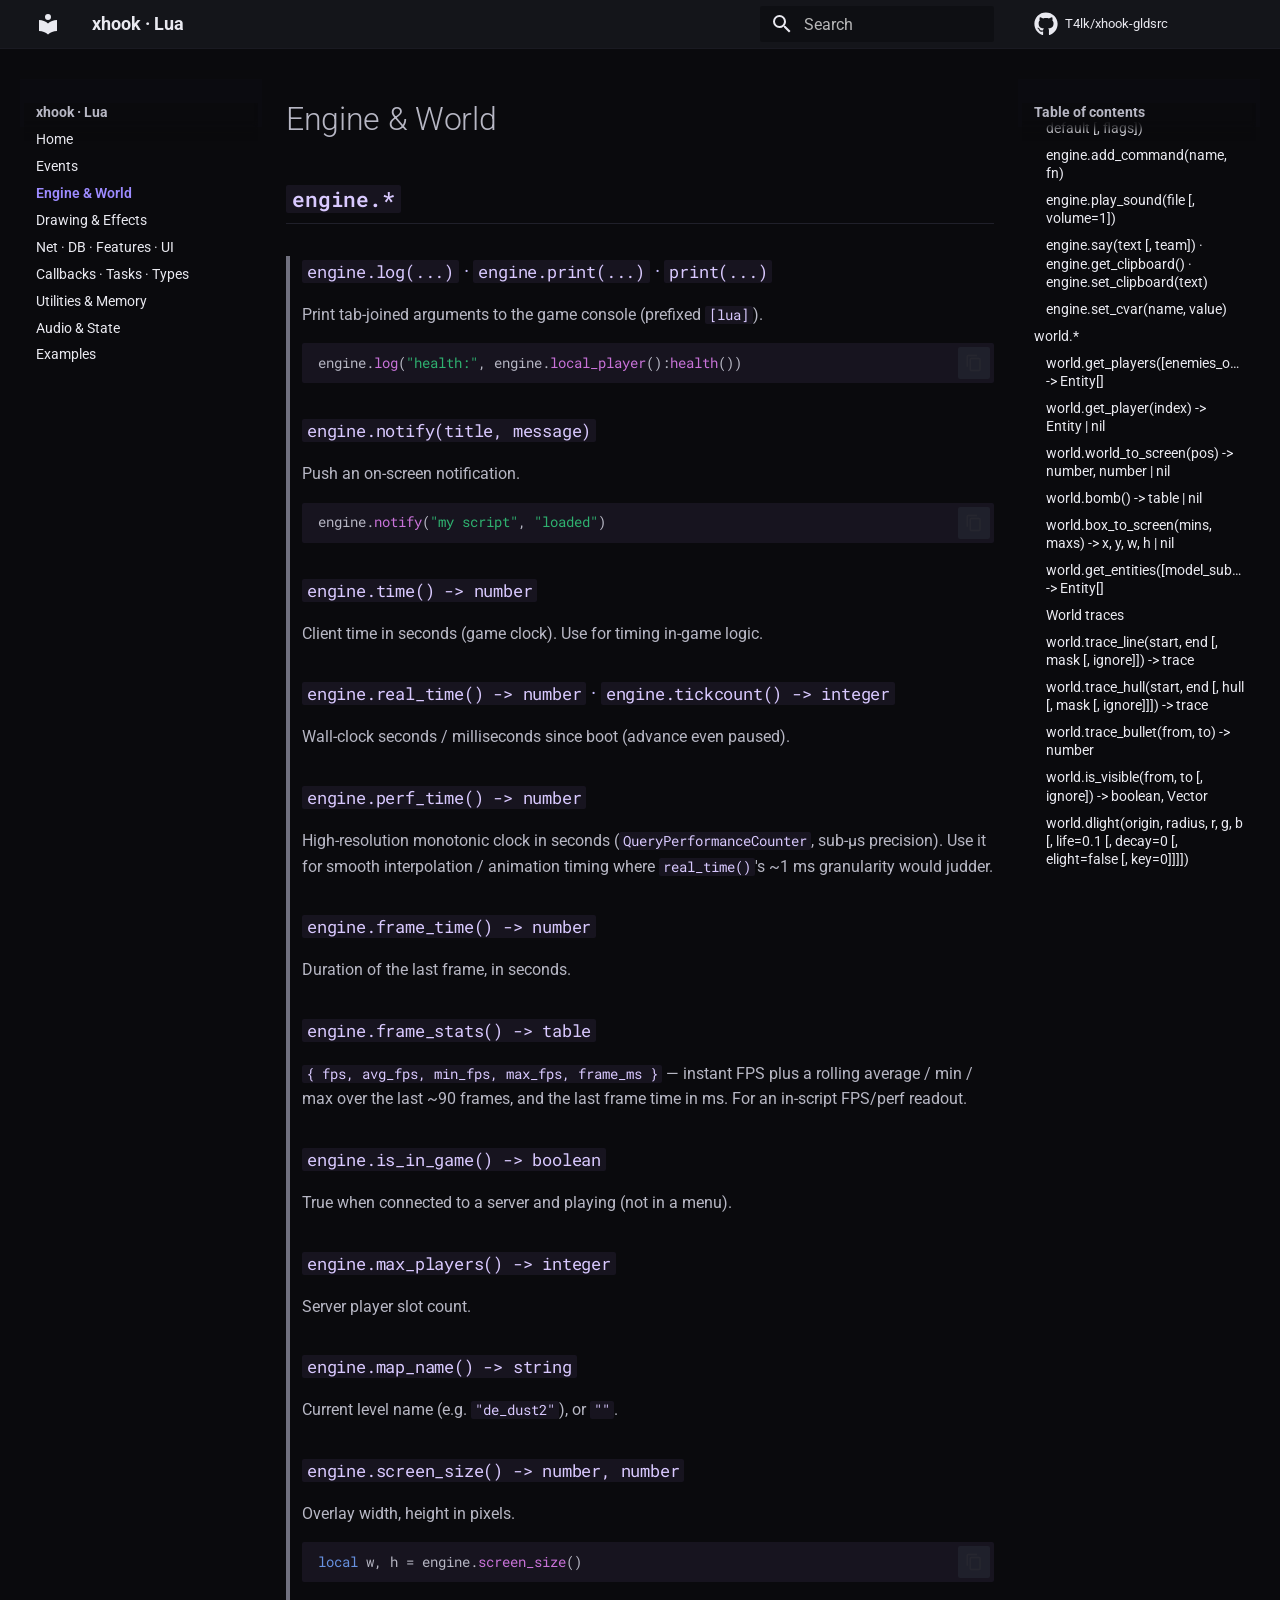
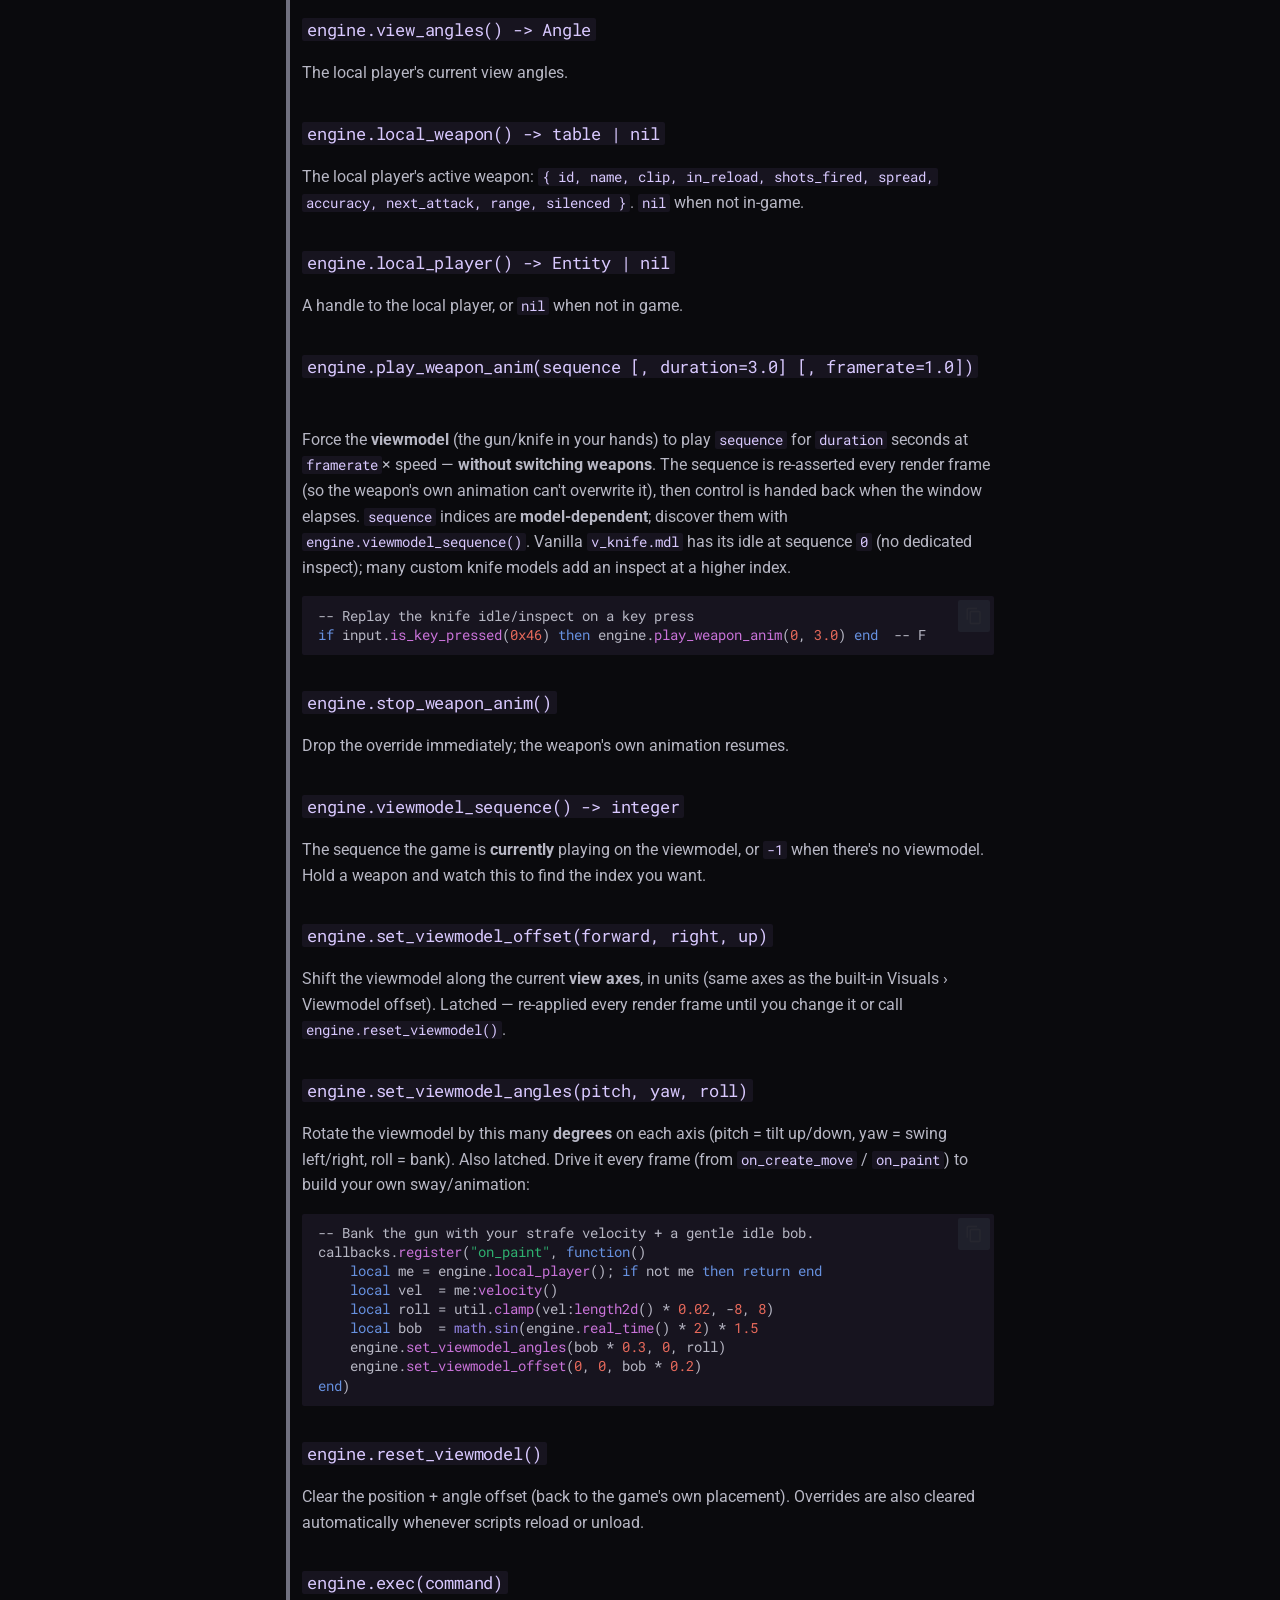
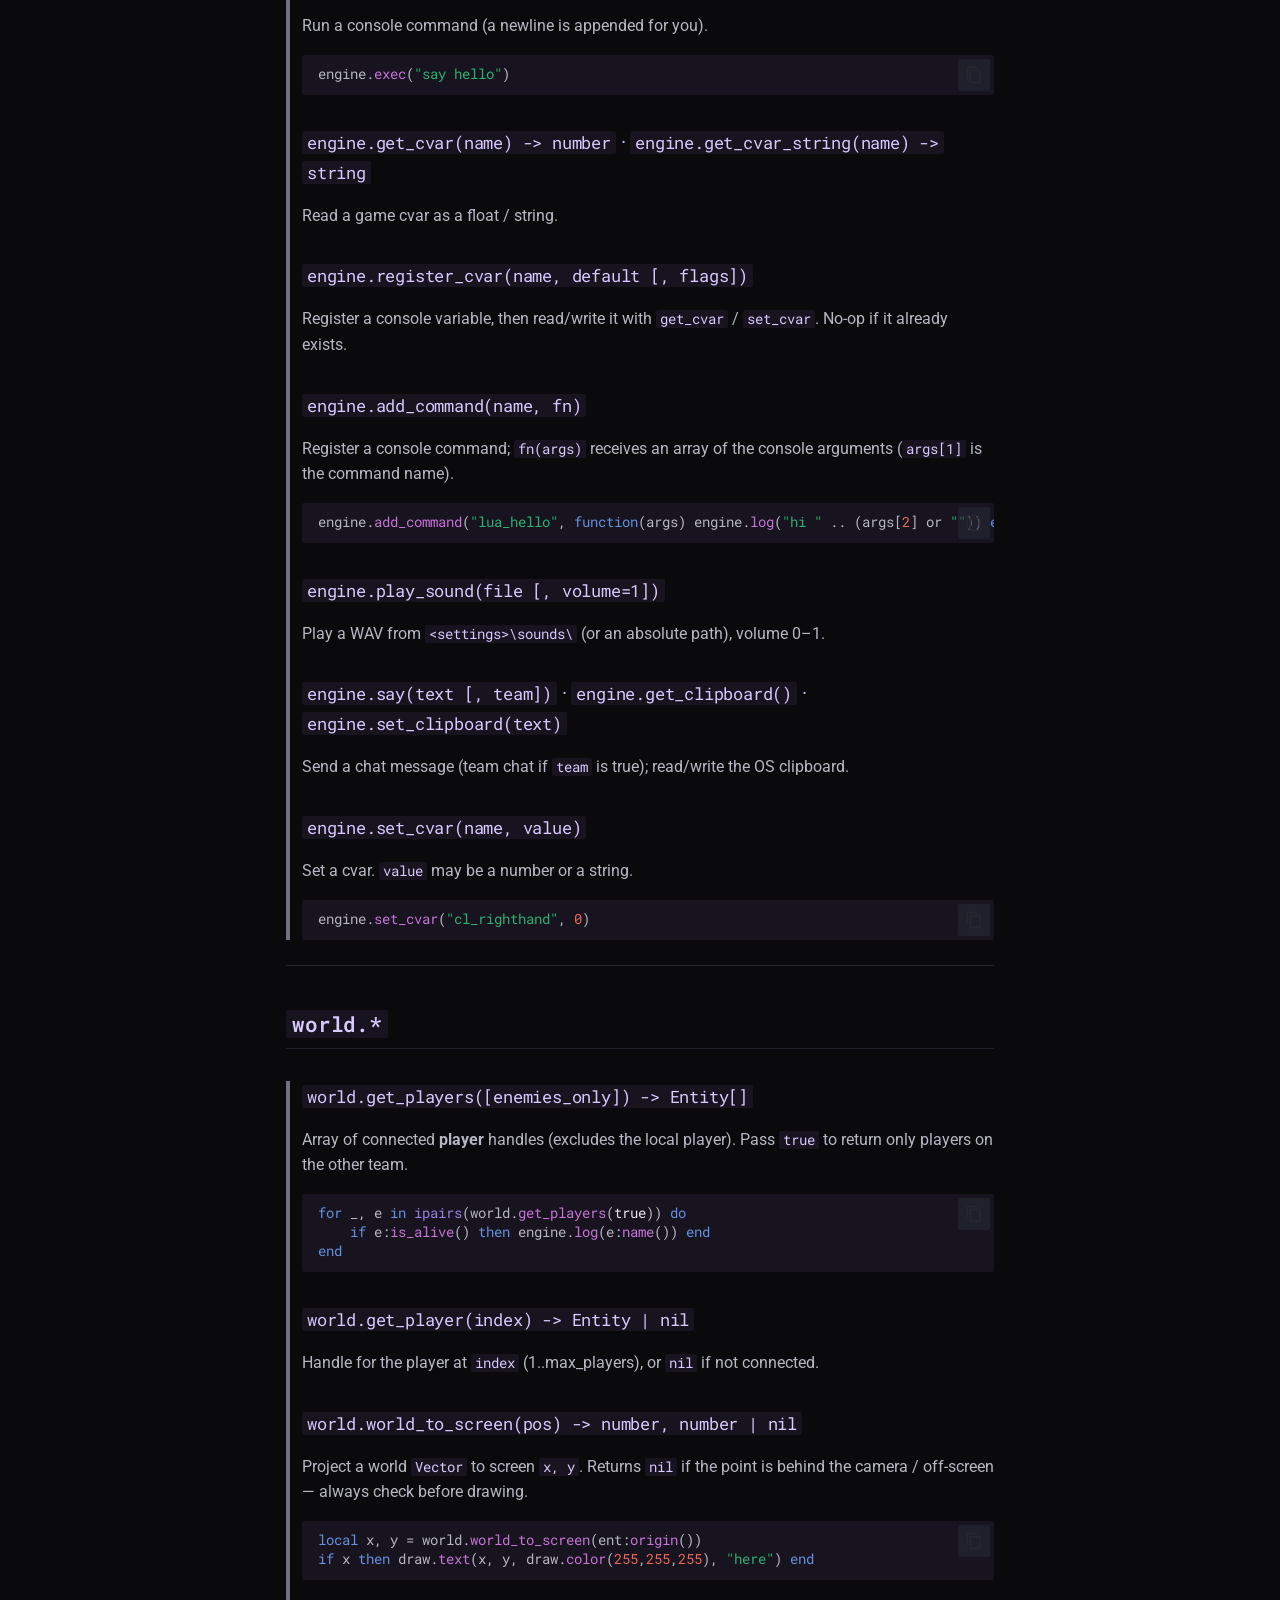
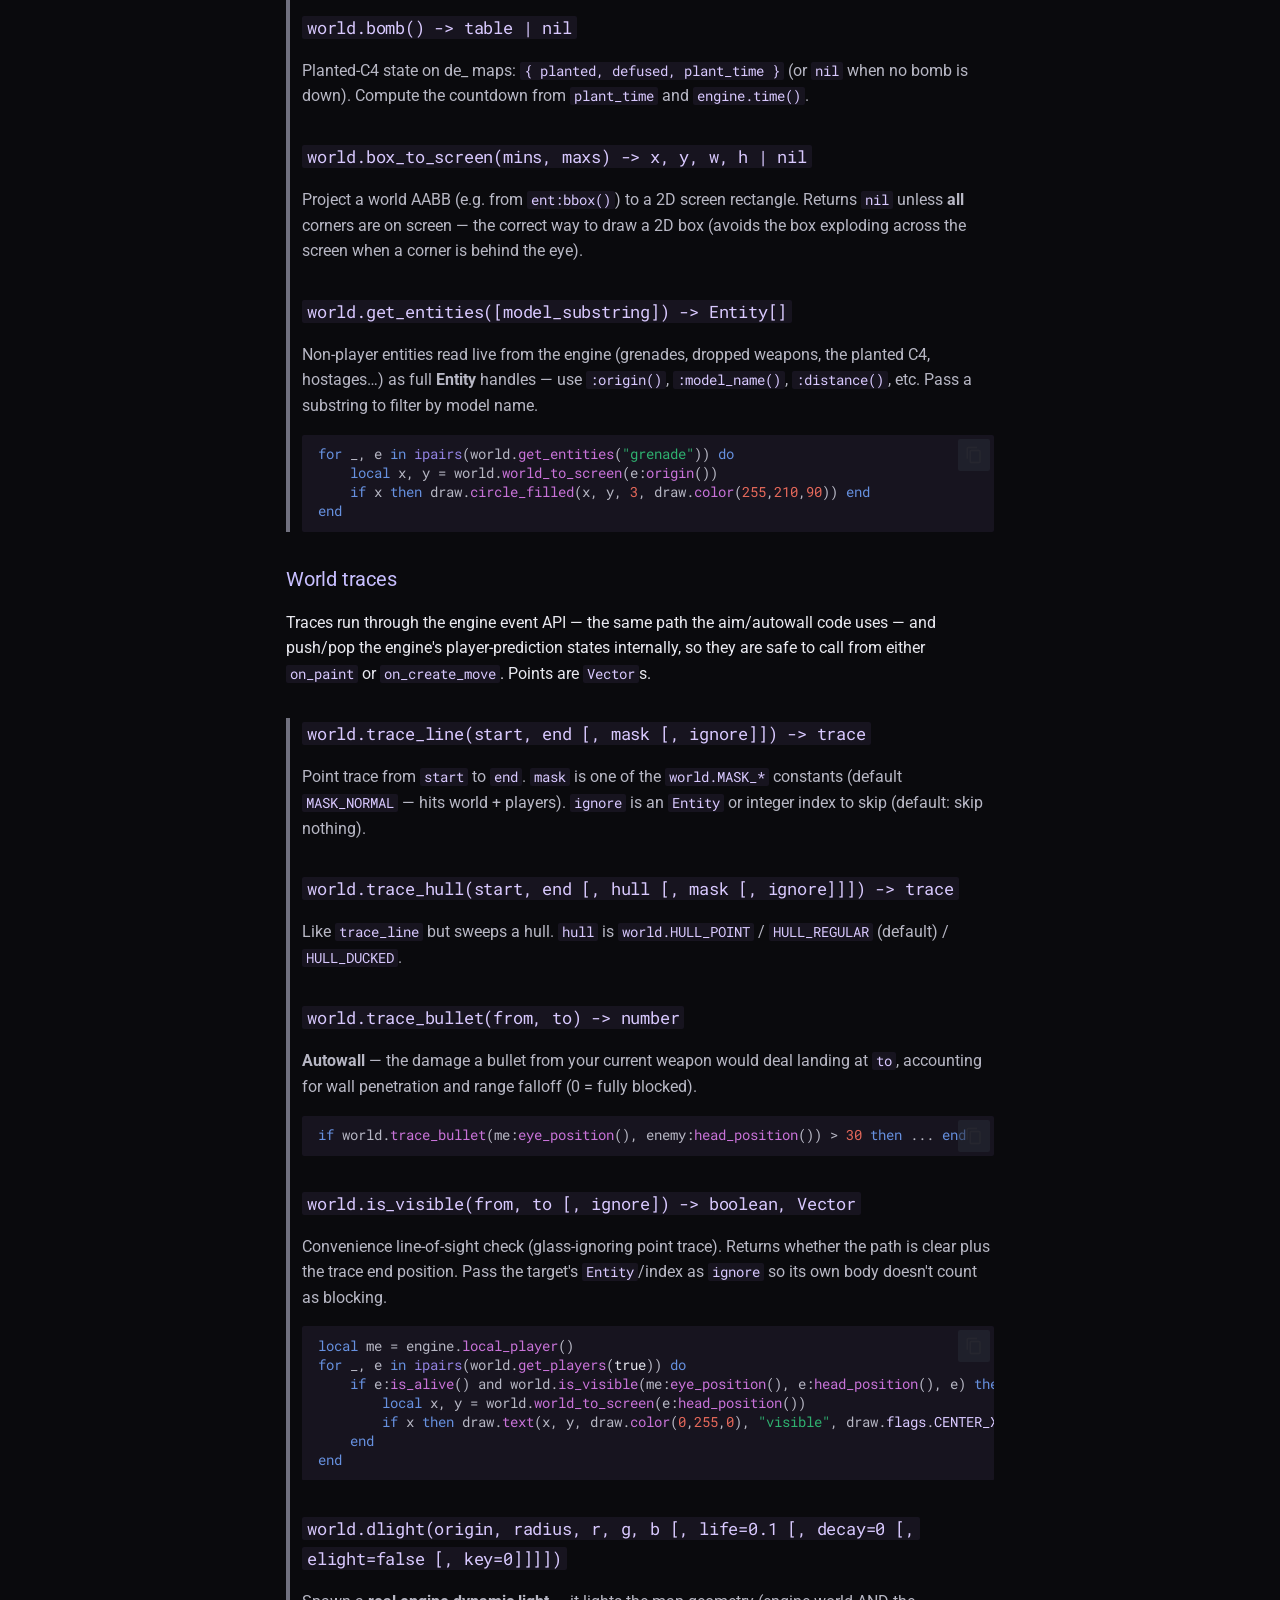
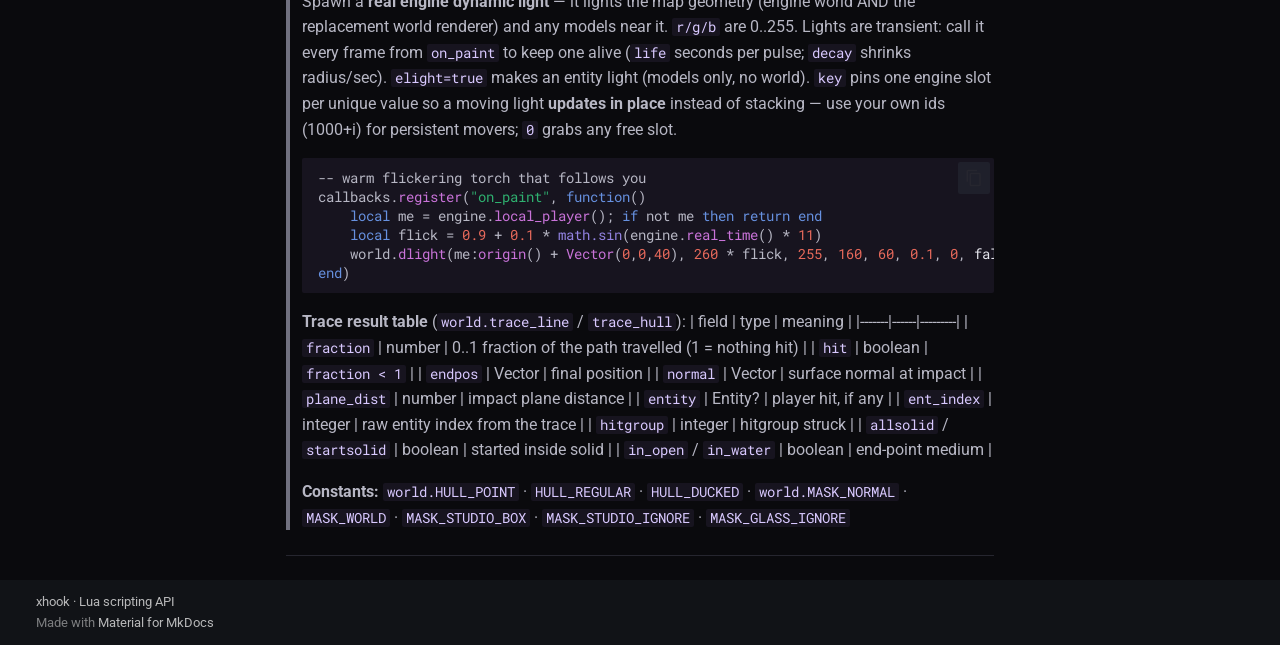
<file: engine-world/index.html>
<!doctype html>
<html lang="en" class="no-js">
  <head>
    
      <meta charset="utf-8">
      <meta name="viewport" content="width=device-width,initial-scale=1">
      
        <meta name="description" content="Lua scripting API for the xhook CS 1.6 cheat">
      
      
      
        <link rel="canonical" href="https://t4lk.github.io/xhook-lua-docs/engine-world/">
      
      
        <link rel="prev" href="../events/">
      
      
        <link rel="next" href="../drawing/">
      
      
        
      
      
      <link rel="icon" href="../assets/images/favicon.png">
      <meta name="generator" content="mkdocs-1.6.1, mkdocs-material-9.7.6">
    
    
      
        <title>Engine & World - xhook · Lua</title>
      
    
    
      <link rel="stylesheet" href="../assets/stylesheets/main.484c7ddc.min.css">
      
        
        <link rel="stylesheet" href="../assets/stylesheets/palette.ab4e12ef.min.css">
      
      


    
    
      
    
    
      
        
        
        <link rel="preconnect" href="https://fonts.gstatic.com" crossorigin>
        <link rel="stylesheet" href="https://fonts.googleapis.com/css?family=Roboto:300,300i,400,400i,700,700i%7CRoboto+Mono:400,400i,700,700i&display=fallback">
        <style>:root{--md-text-font:"Roboto";--md-code-font:"Roboto Mono"}</style>
      
    
    
      <link rel="stylesheet" href="../stylesheets/extra.css">
    
    <script>__md_scope=new URL("..",location),__md_hash=e=>[...e].reduce(((e,_)=>(e<<5)-e+_.charCodeAt(0)),0),__md_get=(e,_=localStorage,t=__md_scope)=>JSON.parse(_.getItem(t.pathname+"."+e)),__md_set=(e,_,t=localStorage,a=__md_scope)=>{try{t.setItem(a.pathname+"."+e,JSON.stringify(_))}catch(e){}}</script>
    
      

    
    
  </head>
  
  
    
    
    
    
    
    <body dir="ltr" data-md-color-scheme="slate" data-md-color-primary="black" data-md-color-accent="deep-purple">
  
    
    <input class="md-toggle" data-md-toggle="drawer" type="checkbox" id="__drawer" autocomplete="off">
    <input class="md-toggle" data-md-toggle="search" type="checkbox" id="__search" autocomplete="off">
    <label class="md-overlay" for="__drawer"></label>
    <div data-md-component="skip">
      
        
        <a href="#engine-world" class="md-skip">
          Skip to content
        </a>
      
    </div>
    <div data-md-component="announce">
      
    </div>
    
    
      

  

<header class="md-header md-header--shadow" data-md-component="header">
  <nav class="md-header__inner md-grid" aria-label="Header">
    <a href=".." title="xhook · Lua" class="md-header__button md-logo" aria-label="xhook · Lua" data-md-component="logo">
      
  
  <svg xmlns="http://www.w3.org/2000/svg" viewBox="0 0 24 24"><path d="M12 8a3 3 0 0 0 3-3 3 3 0 0 0-3-3 3 3 0 0 0-3 3 3 3 0 0 0 3 3m0 3.54C9.64 9.35 6.5 8 3 8v11c3.5 0 6.64 1.35 9 3.54 2.36-2.19 5.5-3.54 9-3.54V8c-3.5 0-6.64 1.35-9 3.54"/></svg>

    </a>
    <label class="md-header__button md-icon" for="__drawer">
      
      <svg xmlns="http://www.w3.org/2000/svg" viewBox="0 0 24 24"><path d="M3 6h18v2H3zm0 5h18v2H3zm0 5h18v2H3z"/></svg>
    </label>
    <div class="md-header__title" data-md-component="header-title">
      <div class="md-header__ellipsis">
        <div class="md-header__topic">
          <span class="md-ellipsis">
            xhook · Lua
          </span>
        </div>
        <div class="md-header__topic" data-md-component="header-topic">
          <span class="md-ellipsis">
            
              Engine & World
            
          </span>
        </div>
      </div>
    </div>
    
      
    
    
    
    
      
      
        <label class="md-header__button md-icon" for="__search">
          
          <svg xmlns="http://www.w3.org/2000/svg" viewBox="0 0 24 24"><path d="M9.5 3A6.5 6.5 0 0 1 16 9.5c0 1.61-.59 3.09-1.56 4.23l.27.27h.79l5 5-1.5 1.5-5-5v-.79l-.27-.27A6.52 6.52 0 0 1 9.5 16 6.5 6.5 0 0 1 3 9.5 6.5 6.5 0 0 1 9.5 3m0 2C7 5 5 7 5 9.5S7 14 9.5 14 14 12 14 9.5 12 5 9.5 5"/></svg>
        </label>
        <div class="md-search" data-md-component="search" role="dialog">
  <label class="md-search__overlay" for="__search"></label>
  <div class="md-search__inner" role="search">
    <form class="md-search__form" name="search">
      <input type="text" class="md-search__input" name="query" aria-label="Search" placeholder="Search" autocapitalize="off" autocorrect="off" autocomplete="off" spellcheck="false" data-md-component="search-query" required>
      <label class="md-search__icon md-icon" for="__search">
        
        <svg xmlns="http://www.w3.org/2000/svg" viewBox="0 0 24 24"><path d="M9.5 3A6.5 6.5 0 0 1 16 9.5c0 1.61-.59 3.09-1.56 4.23l.27.27h.79l5 5-1.5 1.5-5-5v-.79l-.27-.27A6.52 6.52 0 0 1 9.5 16 6.5 6.5 0 0 1 3 9.5 6.5 6.5 0 0 1 9.5 3m0 2C7 5 5 7 5 9.5S7 14 9.5 14 14 12 14 9.5 12 5 9.5 5"/></svg>
        
        <svg xmlns="http://www.w3.org/2000/svg" viewBox="0 0 24 24"><path d="M20 11v2H8l5.5 5.5-1.42 1.42L4.16 12l7.92-7.92L13.5 5.5 8 11z"/></svg>
      </label>
      <nav class="md-search__options" aria-label="Search">
        
        <button type="reset" class="md-search__icon md-icon" title="Clear" aria-label="Clear" tabindex="-1">
          
          <svg xmlns="http://www.w3.org/2000/svg" viewBox="0 0 24 24"><path d="M19 6.41 17.59 5 12 10.59 6.41 5 5 6.41 10.59 12 5 17.59 6.41 19 12 13.41 17.59 19 19 17.59 13.41 12z"/></svg>
        </button>
      </nav>
      
        <div class="md-search__suggest" data-md-component="search-suggest"></div>
      
    </form>
    <div class="md-search__output">
      <div class="md-search__scrollwrap" tabindex="0" data-md-scrollfix>
        <div class="md-search-result" data-md-component="search-result">
          <div class="md-search-result__meta">
            Initializing search
          </div>
          <ol class="md-search-result__list" role="presentation"></ol>
        </div>
      </div>
    </div>
  </div>
</div>
      
    
    
      <div class="md-header__source">
        <a href="https://github.com/T4lk/xhook-gldsrc" title="Go to repository" class="md-source" data-md-component="source">
  <div class="md-source__icon md-icon">
    
    <svg xmlns="http://www.w3.org/2000/svg" viewBox="0 0 512 512"><!--! Font Awesome Free 7.1.0 by @fontawesome - https://fontawesome.com License - https://fontawesome.com/license/free (Icons: CC BY 4.0, Fonts: SIL OFL 1.1, Code: MIT License) Copyright 2025 Fonticons, Inc.--><path d="M173.9 397.4c0 2-2.3 3.6-5.2 3.6-3.3.3-5.6-1.3-5.6-3.6 0-2 2.3-3.6 5.2-3.6 3-.3 5.6 1.3 5.6 3.6m-31.1-4.5c-.7 2 1.3 4.3 4.3 4.9 2.6 1 5.6 0 6.2-2s-1.3-4.3-4.3-5.2c-2.6-.7-5.5.3-6.2 2.3m44.2-1.7c-2.9.7-4.9 2.6-4.6 4.9.3 2 2.9 3.3 5.9 2.6 2.9-.7 4.9-2.6 4.6-4.6-.3-1.9-3-3.2-5.9-2.9M252.8 8C114.1 8 8 113.3 8 252c0 110.9 69.8 205.8 169.5 239.2 12.8 2.3 17.3-5.6 17.3-12.1 0-6.2-.3-40.4-.3-61.4 0 0-70 15-84.7-29.8 0 0-11.4-29.1-27.8-36.6 0 0-22.9-15.7 1.6-15.4 0 0 24.9 2 38.6 25.8 21.9 38.6 58.6 27.5 72.9 20.9 2.3-16 8.8-27.1 16-33.7-55.9-6.2-112.3-14.3-112.3-110.5 0-27.5 7.6-41.3 23.6-58.9-2.6-6.5-11.1-33.3 2.6-67.9 20.9-6.5 69 27 69 27 20-5.6 41.5-8.5 62.8-8.5s42.8 2.9 62.8 8.5c0 0 48.1-33.6 69-27 13.7 34.7 5.2 61.4 2.6 67.9 16 17.7 25.8 31.5 25.8 58.9 0 96.5-58.9 104.2-114.8 110.5 9.2 7.9 17 22.9 17 46.4 0 33.7-.3 75.4-.3 83.6 0 6.5 4.6 14.4 17.3 12.1C436.2 457.8 504 362.9 504 252 504 113.3 391.5 8 252.8 8M105.2 352.9c-1.3 1-1 3.3.7 5.2 1.6 1.6 3.9 2.3 5.2 1 1.3-1 1-3.3-.7-5.2-1.6-1.6-3.9-2.3-5.2-1m-10.8-8.1c-.7 1.3.3 2.9 2.3 3.9 1.6 1 3.6.7 4.3-.7.7-1.3-.3-2.9-2.3-3.9-2-.6-3.6-.3-4.3.7m32.4 35.6c-1.6 1.3-1 4.3 1.3 6.2 2.3 2.3 5.2 2.6 6.5 1 1.3-1.3.7-4.3-1.3-6.2-2.2-2.3-5.2-2.6-6.5-1m-11.4-14.7c-1.6 1-1.6 3.6 0 5.9s4.3 3.3 5.6 2.3c1.6-1.3 1.6-3.9 0-6.2-1.4-2.3-4-3.3-5.6-2"/></svg>
  </div>
  <div class="md-source__repository">
    T4lk/xhook-gldsrc
  </div>
</a>
      </div>
    
  </nav>
  
</header>
    
    <div class="md-container" data-md-component="container">
      
      
        
          
        
      
      <main class="md-main" data-md-component="main">
        <div class="md-main__inner md-grid">
          
            
              
              <div class="md-sidebar md-sidebar--primary" data-md-component="sidebar" data-md-type="navigation" >
                <div class="md-sidebar__scrollwrap">
                  <div class="md-sidebar__inner">
                    



<nav class="md-nav md-nav--primary" aria-label="Navigation" data-md-level="0">
  <label class="md-nav__title" for="__drawer">
    <a href=".." title="xhook · Lua" class="md-nav__button md-logo" aria-label="xhook · Lua" data-md-component="logo">
      
  
  <svg xmlns="http://www.w3.org/2000/svg" viewBox="0 0 24 24"><path d="M12 8a3 3 0 0 0 3-3 3 3 0 0 0-3-3 3 3 0 0 0-3 3 3 3 0 0 0 3 3m0 3.54C9.64 9.35 6.5 8 3 8v11c3.5 0 6.64 1.35 9 3.54 2.36-2.19 5.5-3.54 9-3.54V8c-3.5 0-6.64 1.35-9 3.54"/></svg>

    </a>
    xhook · Lua
  </label>
  
    <div class="md-nav__source">
      <a href="https://github.com/T4lk/xhook-gldsrc" title="Go to repository" class="md-source" data-md-component="source">
  <div class="md-source__icon md-icon">
    
    <svg xmlns="http://www.w3.org/2000/svg" viewBox="0 0 512 512"><!--! Font Awesome Free 7.1.0 by @fontawesome - https://fontawesome.com License - https://fontawesome.com/license/free (Icons: CC BY 4.0, Fonts: SIL OFL 1.1, Code: MIT License) Copyright 2025 Fonticons, Inc.--><path d="M173.9 397.4c0 2-2.3 3.6-5.2 3.6-3.3.3-5.6-1.3-5.6-3.6 0-2 2.3-3.6 5.2-3.6 3-.3 5.6 1.3 5.6 3.6m-31.1-4.5c-.7 2 1.3 4.3 4.3 4.9 2.6 1 5.6 0 6.2-2s-1.3-4.3-4.3-5.2c-2.6-.7-5.5.3-6.2 2.3m44.2-1.7c-2.9.7-4.9 2.6-4.6 4.9.3 2 2.9 3.3 5.9 2.6 2.9-.7 4.9-2.6 4.6-4.6-.3-1.9-3-3.2-5.9-2.9M252.8 8C114.1 8 8 113.3 8 252c0 110.9 69.8 205.8 169.5 239.2 12.8 2.3 17.3-5.6 17.3-12.1 0-6.2-.3-40.4-.3-61.4 0 0-70 15-84.7-29.8 0 0-11.4-29.1-27.8-36.6 0 0-22.9-15.7 1.6-15.4 0 0 24.9 2 38.6 25.8 21.9 38.6 58.6 27.5 72.9 20.9 2.3-16 8.8-27.1 16-33.7-55.9-6.2-112.3-14.3-112.3-110.5 0-27.5 7.6-41.3 23.6-58.9-2.6-6.5-11.1-33.3 2.6-67.9 20.9-6.5 69 27 69 27 20-5.6 41.5-8.5 62.8-8.5s42.8 2.9 62.8 8.5c0 0 48.1-33.6 69-27 13.7 34.7 5.2 61.4 2.6 67.9 16 17.7 25.8 31.5 25.8 58.9 0 96.5-58.9 104.2-114.8 110.5 9.2 7.9 17 22.9 17 46.4 0 33.7-.3 75.4-.3 83.6 0 6.5 4.6 14.4 17.3 12.1C436.2 457.8 504 362.9 504 252 504 113.3 391.5 8 252.8 8M105.2 352.9c-1.3 1-1 3.3.7 5.2 1.6 1.6 3.9 2.3 5.2 1 1.3-1 1-3.3-.7-5.2-1.6-1.6-3.9-2.3-5.2-1m-10.8-8.1c-.7 1.3.3 2.9 2.3 3.9 1.6 1 3.6.7 4.3-.7.7-1.3-.3-2.9-2.3-3.9-2-.6-3.6-.3-4.3.7m32.4 35.6c-1.6 1.3-1 4.3 1.3 6.2 2.3 2.3 5.2 2.6 6.5 1 1.3-1.3.7-4.3-1.3-6.2-2.2-2.3-5.2-2.6-6.5-1m-11.4-14.7c-1.6 1-1.6 3.6 0 5.9s4.3 3.3 5.6 2.3c1.6-1.3 1.6-3.9 0-6.2-1.4-2.3-4-3.3-5.6-2"/></svg>
  </div>
  <div class="md-source__repository">
    T4lk/xhook-gldsrc
  </div>
</a>
    </div>
  
  <ul class="md-nav__list" data-md-scrollfix>
    
      
      
  
  
  
  
    <li class="md-nav__item">
      <a href=".." class="md-nav__link">
        
  
  
  <span class="md-ellipsis">
    
  
    Home
  

    
  </span>
  
  

      </a>
    </li>
  

    
      
      
  
  
  
  
    <li class="md-nav__item">
      <a href="../events/" class="md-nav__link">
        
  
  
  <span class="md-ellipsis">
    
  
    Events
  

    
  </span>
  
  

      </a>
    </li>
  

    
      
      
  
  
    
  
  
  
    <li class="md-nav__item md-nav__item--active">
      
      <input class="md-nav__toggle md-toggle" type="checkbox" id="__toc">
      
      
        
      
      
        <label class="md-nav__link md-nav__link--active" for="__toc">
          
  
  
  <span class="md-ellipsis">
    
  
    Engine & World
  

    
  </span>
  
  

          <span class="md-nav__icon md-icon"></span>
        </label>
      
      <a href="./" class="md-nav__link md-nav__link--active">
        
  
  
  <span class="md-ellipsis">
    
  
    Engine & World
  

    
  </span>
  
  

      </a>
      
        

<nav class="md-nav md-nav--secondary" aria-label="Table of contents">
  
  
  
    
  
  
    <label class="md-nav__title" for="__toc">
      <span class="md-nav__icon md-icon"></span>
      Table of contents
    </label>
    <ul class="md-nav__list" data-md-component="toc" data-md-scrollfix>
      
        <li class="md-nav__item">
  <a href="#engine" class="md-nav__link">
    <span class="md-ellipsis">
      
        engine.*
      
    </span>
  </a>
  
    <nav class="md-nav" aria-label="engine.*">
      <ul class="md-nav__list">
        
          <li class="md-nav__item">
  <a href="#enginelog-engineprint-print" class="md-nav__link">
    <span class="md-ellipsis">
      
        engine.log(...) · engine.print(...) · print(...)
      
    </span>
  </a>
  
</li>
        
          <li class="md-nav__item">
  <a href="#enginenotifytitle-message" class="md-nav__link">
    <span class="md-ellipsis">
      
        engine.notify(title, message)
      
    </span>
  </a>
  
</li>
        
          <li class="md-nav__item">
  <a href="#enginetime-number" class="md-nav__link">
    <span class="md-ellipsis">
      
        engine.time() -&gt; number
      
    </span>
  </a>
  
</li>
        
          <li class="md-nav__item">
  <a href="#enginereal_time-number-enginetickcount-integer" class="md-nav__link">
    <span class="md-ellipsis">
      
        engine.real_time() -&gt; number · engine.tickcount() -&gt; integer
      
    </span>
  </a>
  
</li>
        
          <li class="md-nav__item">
  <a href="#engineperf_time-number" class="md-nav__link">
    <span class="md-ellipsis">
      
        engine.perf_time() -&gt; number
      
    </span>
  </a>
  
</li>
        
          <li class="md-nav__item">
  <a href="#engineframe_time-number" class="md-nav__link">
    <span class="md-ellipsis">
      
        engine.frame_time() -&gt; number
      
    </span>
  </a>
  
</li>
        
          <li class="md-nav__item">
  <a href="#engineframe_stats-table" class="md-nav__link">
    <span class="md-ellipsis">
      
        engine.frame_stats() -&gt; table
      
    </span>
  </a>
  
</li>
        
          <li class="md-nav__item">
  <a href="#engineis_in_game-boolean" class="md-nav__link">
    <span class="md-ellipsis">
      
        engine.is_in_game() -&gt; boolean
      
    </span>
  </a>
  
</li>
        
          <li class="md-nav__item">
  <a href="#enginemax_players-integer" class="md-nav__link">
    <span class="md-ellipsis">
      
        engine.max_players() -&gt; integer
      
    </span>
  </a>
  
</li>
        
          <li class="md-nav__item">
  <a href="#enginemap_name-string" class="md-nav__link">
    <span class="md-ellipsis">
      
        engine.map_name() -&gt; string
      
    </span>
  </a>
  
</li>
        
          <li class="md-nav__item">
  <a href="#enginescreen_size-number-number" class="md-nav__link">
    <span class="md-ellipsis">
      
        engine.screen_size() -&gt; number, number
      
    </span>
  </a>
  
</li>
        
          <li class="md-nav__item">
  <a href="#engineview_angles-angle" class="md-nav__link">
    <span class="md-ellipsis">
      
        engine.view_angles() -&gt; Angle
      
    </span>
  </a>
  
</li>
        
          <li class="md-nav__item">
  <a href="#enginelocal_weapon-table-nil" class="md-nav__link">
    <span class="md-ellipsis">
      
        engine.local_weapon() -&gt; table | nil
      
    </span>
  </a>
  
</li>
        
          <li class="md-nav__item">
  <a href="#enginelocal_player-entity-nil" class="md-nav__link">
    <span class="md-ellipsis">
      
        engine.local_player() -&gt; Entity | nil
      
    </span>
  </a>
  
</li>
        
          <li class="md-nav__item">
  <a href="#engineplay_weapon_animsequence-duration30-framerate10" class="md-nav__link">
    <span class="md-ellipsis">
      
        engine.play_weapon_anim(sequence [, duration=3.0] [, framerate=1.0])
      
    </span>
  </a>
  
</li>
        
          <li class="md-nav__item">
  <a href="#enginestop_weapon_anim" class="md-nav__link">
    <span class="md-ellipsis">
      
        engine.stop_weapon_anim()
      
    </span>
  </a>
  
</li>
        
          <li class="md-nav__item">
  <a href="#engineviewmodel_sequence-integer" class="md-nav__link">
    <span class="md-ellipsis">
      
        engine.viewmodel_sequence() -&gt; integer
      
    </span>
  </a>
  
</li>
        
          <li class="md-nav__item">
  <a href="#engineset_viewmodel_offsetforward-right-up" class="md-nav__link">
    <span class="md-ellipsis">
      
        engine.set_viewmodel_offset(forward, right, up)
      
    </span>
  </a>
  
</li>
        
          <li class="md-nav__item">
  <a href="#engineset_viewmodel_anglespitch-yaw-roll" class="md-nav__link">
    <span class="md-ellipsis">
      
        engine.set_viewmodel_angles(pitch, yaw, roll)
      
    </span>
  </a>
  
</li>
        
          <li class="md-nav__item">
  <a href="#enginereset_viewmodel" class="md-nav__link">
    <span class="md-ellipsis">
      
        engine.reset_viewmodel()
      
    </span>
  </a>
  
</li>
        
          <li class="md-nav__item">
  <a href="#engineexeccommand" class="md-nav__link">
    <span class="md-ellipsis">
      
        engine.exec(command)
      
    </span>
  </a>
  
</li>
        
          <li class="md-nav__item">
  <a href="#engineget_cvarname-number-engineget_cvar_stringname-string" class="md-nav__link">
    <span class="md-ellipsis">
      
        engine.get_cvar(name) -&gt; number · engine.get_cvar_string(name) -&gt; string
      
    </span>
  </a>
  
</li>
        
          <li class="md-nav__item">
  <a href="#engineregister_cvarname-default-flags" class="md-nav__link">
    <span class="md-ellipsis">
      
        engine.register_cvar(name, default [, flags])
      
    </span>
  </a>
  
</li>
        
          <li class="md-nav__item">
  <a href="#engineadd_commandname-fn" class="md-nav__link">
    <span class="md-ellipsis">
      
        engine.add_command(name, fn)
      
    </span>
  </a>
  
</li>
        
          <li class="md-nav__item">
  <a href="#engineplay_soundfile-volume1" class="md-nav__link">
    <span class="md-ellipsis">
      
        engine.play_sound(file [, volume=1])
      
    </span>
  </a>
  
</li>
        
          <li class="md-nav__item">
  <a href="#enginesaytext-team-engineget_clipboard-engineset_clipboardtext" class="md-nav__link">
    <span class="md-ellipsis">
      
        engine.say(text [, team]) · engine.get_clipboard() · engine.set_clipboard(text)
      
    </span>
  </a>
  
</li>
        
          <li class="md-nav__item">
  <a href="#engineset_cvarname-value" class="md-nav__link">
    <span class="md-ellipsis">
      
        engine.set_cvar(name, value)
      
    </span>
  </a>
  
</li>
        
      </ul>
    </nav>
  
</li>
      
        <li class="md-nav__item">
  <a href="#world" class="md-nav__link">
    <span class="md-ellipsis">
      
        world.*
      
    </span>
  </a>
  
    <nav class="md-nav" aria-label="world.*">
      <ul class="md-nav__list">
        
          <li class="md-nav__item">
  <a href="#worldget_playersenemies_only-entity" class="md-nav__link">
    <span class="md-ellipsis">
      
        world.get_players([enemies_only]) -&gt; Entity[]
      
    </span>
  </a>
  
</li>
        
          <li class="md-nav__item">
  <a href="#worldget_playerindex-entity-nil" class="md-nav__link">
    <span class="md-ellipsis">
      
        world.get_player(index) -&gt; Entity | nil
      
    </span>
  </a>
  
</li>
        
          <li class="md-nav__item">
  <a href="#worldworld_to_screenpos-number-number-nil" class="md-nav__link">
    <span class="md-ellipsis">
      
        world.world_to_screen(pos) -&gt; number, number | nil
      
    </span>
  </a>
  
</li>
        
          <li class="md-nav__item">
  <a href="#worldbomb-table-nil" class="md-nav__link">
    <span class="md-ellipsis">
      
        world.bomb() -&gt; table | nil
      
    </span>
  </a>
  
</li>
        
          <li class="md-nav__item">
  <a href="#worldbox_to_screenmins-maxs-x-y-w-h-nil" class="md-nav__link">
    <span class="md-ellipsis">
      
        world.box_to_screen(mins, maxs) -&gt; x, y, w, h | nil
      
    </span>
  </a>
  
</li>
        
          <li class="md-nav__item">
  <a href="#worldget_entitiesmodel_substring-entity" class="md-nav__link">
    <span class="md-ellipsis">
      
        world.get_entities([model_substring]) -&gt; Entity[]
      
    </span>
  </a>
  
</li>
        
          <li class="md-nav__item">
  <a href="#world-traces" class="md-nav__link">
    <span class="md-ellipsis">
      
        World traces
      
    </span>
  </a>
  
</li>
        
          <li class="md-nav__item">
  <a href="#worldtrace_linestart-end-mask-ignore-trace" class="md-nav__link">
    <span class="md-ellipsis">
      
        world.trace_line(start, end [, mask [, ignore]]) -&gt; trace
      
    </span>
  </a>
  
</li>
        
          <li class="md-nav__item">
  <a href="#worldtrace_hullstart-end-hull-mask-ignore-trace" class="md-nav__link">
    <span class="md-ellipsis">
      
        world.trace_hull(start, end [, hull [, mask [, ignore]]]) -&gt; trace
      
    </span>
  </a>
  
</li>
        
          <li class="md-nav__item">
  <a href="#worldtrace_bulletfrom-to-number" class="md-nav__link">
    <span class="md-ellipsis">
      
        world.trace_bullet(from, to) -&gt; number
      
    </span>
  </a>
  
</li>
        
          <li class="md-nav__item">
  <a href="#worldis_visiblefrom-to-ignore-boolean-vector" class="md-nav__link">
    <span class="md-ellipsis">
      
        world.is_visible(from, to [, ignore]) -&gt; boolean, Vector
      
    </span>
  </a>
  
</li>
        
          <li class="md-nav__item">
  <a href="#worlddlightorigin-radius-r-g-b-life01-decay0-elightfalse-key0" class="md-nav__link">
    <span class="md-ellipsis">
      
        world.dlight(origin, radius, r, g, b [, life=0.1 [, decay=0 [, elight=false [, key=0]]]])
      
    </span>
  </a>
  
</li>
        
      </ul>
    </nav>
  
</li>
      
    </ul>
  
</nav>
      
    </li>
  

    
      
      
  
  
  
  
    <li class="md-nav__item">
      <a href="../drawing/" class="md-nav__link">
        
  
  
  <span class="md-ellipsis">
    
  
    Drawing & Effects
  

    
  </span>
  
  

      </a>
    </li>
  

    
      
      
  
  
  
  
    <li class="md-nav__item">
      <a href="../systems/" class="md-nav__link">
        
  
  
  <span class="md-ellipsis">
    
  
    Net · DB · Features · UI
  

    
  </span>
  
  

      </a>
    </li>
  

    
      
      
  
  
  
  
    <li class="md-nav__item">
      <a href="../types/" class="md-nav__link">
        
  
  
  <span class="md-ellipsis">
    
  
    Callbacks · Tasks · Types
  

    
  </span>
  
  

      </a>
    </li>
  

    
      
      
  
  
  
  
    <li class="md-nav__item">
      <a href="../utilities/" class="md-nav__link">
        
  
  
  <span class="md-ellipsis">
    
  
    Utilities & Memory
  

    
  </span>
  
  

      </a>
    </li>
  

    
      
      
  
  
  
  
    <li class="md-nav__item">
      <a href="../audio-misc/" class="md-nav__link">
        
  
  
  <span class="md-ellipsis">
    
  
    Audio & State
  

    
  </span>
  
  

      </a>
    </li>
  

    
      
      
  
  
  
  
    <li class="md-nav__item">
      <a href="../examples/" class="md-nav__link">
        
  
  
  <span class="md-ellipsis">
    
  
    Examples
  

    
  </span>
  
  

      </a>
    </li>
  

    
  </ul>
</nav>
                  </div>
                </div>
              </div>
            
            
              
              <div class="md-sidebar md-sidebar--secondary" data-md-component="sidebar" data-md-type="toc" >
                <div class="md-sidebar__scrollwrap">
                  <div class="md-sidebar__inner">
                    

<nav class="md-nav md-nav--secondary" aria-label="Table of contents">
  
  
  
    
  
  
    <label class="md-nav__title" for="__toc">
      <span class="md-nav__icon md-icon"></span>
      Table of contents
    </label>
    <ul class="md-nav__list" data-md-component="toc" data-md-scrollfix>
      
        <li class="md-nav__item">
  <a href="#engine" class="md-nav__link">
    <span class="md-ellipsis">
      
        engine.*
      
    </span>
  </a>
  
    <nav class="md-nav" aria-label="engine.*">
      <ul class="md-nav__list">
        
          <li class="md-nav__item">
  <a href="#enginelog-engineprint-print" class="md-nav__link">
    <span class="md-ellipsis">
      
        engine.log(...) · engine.print(...) · print(...)
      
    </span>
  </a>
  
</li>
        
          <li class="md-nav__item">
  <a href="#enginenotifytitle-message" class="md-nav__link">
    <span class="md-ellipsis">
      
        engine.notify(title, message)
      
    </span>
  </a>
  
</li>
        
          <li class="md-nav__item">
  <a href="#enginetime-number" class="md-nav__link">
    <span class="md-ellipsis">
      
        engine.time() -&gt; number
      
    </span>
  </a>
  
</li>
        
          <li class="md-nav__item">
  <a href="#enginereal_time-number-enginetickcount-integer" class="md-nav__link">
    <span class="md-ellipsis">
      
        engine.real_time() -&gt; number · engine.tickcount() -&gt; integer
      
    </span>
  </a>
  
</li>
        
          <li class="md-nav__item">
  <a href="#engineperf_time-number" class="md-nav__link">
    <span class="md-ellipsis">
      
        engine.perf_time() -&gt; number
      
    </span>
  </a>
  
</li>
        
          <li class="md-nav__item">
  <a href="#engineframe_time-number" class="md-nav__link">
    <span class="md-ellipsis">
      
        engine.frame_time() -&gt; number
      
    </span>
  </a>
  
</li>
        
          <li class="md-nav__item">
  <a href="#engineframe_stats-table" class="md-nav__link">
    <span class="md-ellipsis">
      
        engine.frame_stats() -&gt; table
      
    </span>
  </a>
  
</li>
        
          <li class="md-nav__item">
  <a href="#engineis_in_game-boolean" class="md-nav__link">
    <span class="md-ellipsis">
      
        engine.is_in_game() -&gt; boolean
      
    </span>
  </a>
  
</li>
        
          <li class="md-nav__item">
  <a href="#enginemax_players-integer" class="md-nav__link">
    <span class="md-ellipsis">
      
        engine.max_players() -&gt; integer
      
    </span>
  </a>
  
</li>
        
          <li class="md-nav__item">
  <a href="#enginemap_name-string" class="md-nav__link">
    <span class="md-ellipsis">
      
        engine.map_name() -&gt; string
      
    </span>
  </a>
  
</li>
        
          <li class="md-nav__item">
  <a href="#enginescreen_size-number-number" class="md-nav__link">
    <span class="md-ellipsis">
      
        engine.screen_size() -&gt; number, number
      
    </span>
  </a>
  
</li>
        
          <li class="md-nav__item">
  <a href="#engineview_angles-angle" class="md-nav__link">
    <span class="md-ellipsis">
      
        engine.view_angles() -&gt; Angle
      
    </span>
  </a>
  
</li>
        
          <li class="md-nav__item">
  <a href="#enginelocal_weapon-table-nil" class="md-nav__link">
    <span class="md-ellipsis">
      
        engine.local_weapon() -&gt; table | nil
      
    </span>
  </a>
  
</li>
        
          <li class="md-nav__item">
  <a href="#enginelocal_player-entity-nil" class="md-nav__link">
    <span class="md-ellipsis">
      
        engine.local_player() -&gt; Entity | nil
      
    </span>
  </a>
  
</li>
        
          <li class="md-nav__item">
  <a href="#engineplay_weapon_animsequence-duration30-framerate10" class="md-nav__link">
    <span class="md-ellipsis">
      
        engine.play_weapon_anim(sequence [, duration=3.0] [, framerate=1.0])
      
    </span>
  </a>
  
</li>
        
          <li class="md-nav__item">
  <a href="#enginestop_weapon_anim" class="md-nav__link">
    <span class="md-ellipsis">
      
        engine.stop_weapon_anim()
      
    </span>
  </a>
  
</li>
        
          <li class="md-nav__item">
  <a href="#engineviewmodel_sequence-integer" class="md-nav__link">
    <span class="md-ellipsis">
      
        engine.viewmodel_sequence() -&gt; integer
      
    </span>
  </a>
  
</li>
        
          <li class="md-nav__item">
  <a href="#engineset_viewmodel_offsetforward-right-up" class="md-nav__link">
    <span class="md-ellipsis">
      
        engine.set_viewmodel_offset(forward, right, up)
      
    </span>
  </a>
  
</li>
        
          <li class="md-nav__item">
  <a href="#engineset_viewmodel_anglespitch-yaw-roll" class="md-nav__link">
    <span class="md-ellipsis">
      
        engine.set_viewmodel_angles(pitch, yaw, roll)
      
    </span>
  </a>
  
</li>
        
          <li class="md-nav__item">
  <a href="#enginereset_viewmodel" class="md-nav__link">
    <span class="md-ellipsis">
      
        engine.reset_viewmodel()
      
    </span>
  </a>
  
</li>
        
          <li class="md-nav__item">
  <a href="#engineexeccommand" class="md-nav__link">
    <span class="md-ellipsis">
      
        engine.exec(command)
      
    </span>
  </a>
  
</li>
        
          <li class="md-nav__item">
  <a href="#engineget_cvarname-number-engineget_cvar_stringname-string" class="md-nav__link">
    <span class="md-ellipsis">
      
        engine.get_cvar(name) -&gt; number · engine.get_cvar_string(name) -&gt; string
      
    </span>
  </a>
  
</li>
        
          <li class="md-nav__item">
  <a href="#engineregister_cvarname-default-flags" class="md-nav__link">
    <span class="md-ellipsis">
      
        engine.register_cvar(name, default [, flags])
      
    </span>
  </a>
  
</li>
        
          <li class="md-nav__item">
  <a href="#engineadd_commandname-fn" class="md-nav__link">
    <span class="md-ellipsis">
      
        engine.add_command(name, fn)
      
    </span>
  </a>
  
</li>
        
          <li class="md-nav__item">
  <a href="#engineplay_soundfile-volume1" class="md-nav__link">
    <span class="md-ellipsis">
      
        engine.play_sound(file [, volume=1])
      
    </span>
  </a>
  
</li>
        
          <li class="md-nav__item">
  <a href="#enginesaytext-team-engineget_clipboard-engineset_clipboardtext" class="md-nav__link">
    <span class="md-ellipsis">
      
        engine.say(text [, team]) · engine.get_clipboard() · engine.set_clipboard(text)
      
    </span>
  </a>
  
</li>
        
          <li class="md-nav__item">
  <a href="#engineset_cvarname-value" class="md-nav__link">
    <span class="md-ellipsis">
      
        engine.set_cvar(name, value)
      
    </span>
  </a>
  
</li>
        
      </ul>
    </nav>
  
</li>
      
        <li class="md-nav__item">
  <a href="#world" class="md-nav__link">
    <span class="md-ellipsis">
      
        world.*
      
    </span>
  </a>
  
    <nav class="md-nav" aria-label="world.*">
      <ul class="md-nav__list">
        
          <li class="md-nav__item">
  <a href="#worldget_playersenemies_only-entity" class="md-nav__link">
    <span class="md-ellipsis">
      
        world.get_players([enemies_only]) -&gt; Entity[]
      
    </span>
  </a>
  
</li>
        
          <li class="md-nav__item">
  <a href="#worldget_playerindex-entity-nil" class="md-nav__link">
    <span class="md-ellipsis">
      
        world.get_player(index) -&gt; Entity | nil
      
    </span>
  </a>
  
</li>
        
          <li class="md-nav__item">
  <a href="#worldworld_to_screenpos-number-number-nil" class="md-nav__link">
    <span class="md-ellipsis">
      
        world.world_to_screen(pos) -&gt; number, number | nil
      
    </span>
  </a>
  
</li>
        
          <li class="md-nav__item">
  <a href="#worldbomb-table-nil" class="md-nav__link">
    <span class="md-ellipsis">
      
        world.bomb() -&gt; table | nil
      
    </span>
  </a>
  
</li>
        
          <li class="md-nav__item">
  <a href="#worldbox_to_screenmins-maxs-x-y-w-h-nil" class="md-nav__link">
    <span class="md-ellipsis">
      
        world.box_to_screen(mins, maxs) -&gt; x, y, w, h | nil
      
    </span>
  </a>
  
</li>
        
          <li class="md-nav__item">
  <a href="#worldget_entitiesmodel_substring-entity" class="md-nav__link">
    <span class="md-ellipsis">
      
        world.get_entities([model_substring]) -&gt; Entity[]
      
    </span>
  </a>
  
</li>
        
          <li class="md-nav__item">
  <a href="#world-traces" class="md-nav__link">
    <span class="md-ellipsis">
      
        World traces
      
    </span>
  </a>
  
</li>
        
          <li class="md-nav__item">
  <a href="#worldtrace_linestart-end-mask-ignore-trace" class="md-nav__link">
    <span class="md-ellipsis">
      
        world.trace_line(start, end [, mask [, ignore]]) -&gt; trace
      
    </span>
  </a>
  
</li>
        
          <li class="md-nav__item">
  <a href="#worldtrace_hullstart-end-hull-mask-ignore-trace" class="md-nav__link">
    <span class="md-ellipsis">
      
        world.trace_hull(start, end [, hull [, mask [, ignore]]]) -&gt; trace
      
    </span>
  </a>
  
</li>
        
          <li class="md-nav__item">
  <a href="#worldtrace_bulletfrom-to-number" class="md-nav__link">
    <span class="md-ellipsis">
      
        world.trace_bullet(from, to) -&gt; number
      
    </span>
  </a>
  
</li>
        
          <li class="md-nav__item">
  <a href="#worldis_visiblefrom-to-ignore-boolean-vector" class="md-nav__link">
    <span class="md-ellipsis">
      
        world.is_visible(from, to [, ignore]) -&gt; boolean, Vector
      
    </span>
  </a>
  
</li>
        
          <li class="md-nav__item">
  <a href="#worlddlightorigin-radius-r-g-b-life01-decay0-elightfalse-key0" class="md-nav__link">
    <span class="md-ellipsis">
      
        world.dlight(origin, radius, r, g, b [, life=0.1 [, decay=0 [, elight=false [, key=0]]]])
      
    </span>
  </a>
  
</li>
        
      </ul>
    </nav>
  
</li>
      
    </ul>
  
</nav>
                  </div>
                </div>
              </div>
            
          
          
            <div class="md-content" data-md-component="content">
              
              <article class="md-content__inner md-typeset">
                
                  


  
  


<h1 id="engine-world">Engine &amp; World<a class="headerlink" href="#engine-world" title="Permanent link">&para;</a></h1>
<h2 id="engine"><code>engine.*</code><a class="headerlink" href="#engine" title="Permanent link">&para;</a></h2>
<blockquote>
<h3 id="enginelog-engineprint-print"><code>engine.log(...)</code>  ·  <code>engine.print(...)</code>  ·  <code>print(...)</code><a class="headerlink" href="#enginelog-engineprint-print" title="Permanent link">&para;</a></h3>
<p>Print tab-joined arguments to the game console (prefixed <code>[lua]</code>).
<div class="highlight"><pre><span></span><code><span id="__span-0-1"><a id="__codelineno-0-1" name="__codelineno-0-1" href="#__codelineno-0-1"></a><span class="nv">engine</span><span class="p">.</span><span class="nf">log</span><span class="p">(</span><span class="s2">&quot;health:&quot;</span><span class="p">,</span><span class="w"> </span><span class="nv">engine</span><span class="p">.</span><span class="nf">local_player</span><span class="p">():</span><span class="nf">health</span><span class="p">())</span>
</span></code></pre></div></p>
<h3 id="enginenotifytitle-message"><code>engine.notify(title, message)</code><a class="headerlink" href="#enginenotifytitle-message" title="Permanent link">&para;</a></h3>
<p>Push an on-screen notification.
<div class="highlight"><pre><span></span><code><span id="__span-1-1"><a id="__codelineno-1-1" name="__codelineno-1-1" href="#__codelineno-1-1"></a><span class="nv">engine</span><span class="p">.</span><span class="nf">notify</span><span class="p">(</span><span class="s2">&quot;my script&quot;</span><span class="p">,</span><span class="w"> </span><span class="s2">&quot;loaded&quot;</span><span class="p">)</span>
</span></code></pre></div></p>
<h3 id="enginetime-number"><code>engine.time() -&gt; number</code><a class="headerlink" href="#enginetime-number" title="Permanent link">&para;</a></h3>
<p>Client time in seconds (game clock). Use for timing in-game logic.</p>
<h3 id="enginereal_time-number-enginetickcount-integer"><code>engine.real_time() -&gt; number</code> · <code>engine.tickcount() -&gt; integer</code><a class="headerlink" href="#enginereal_time-number-enginetickcount-integer" title="Permanent link">&para;</a></h3>
<p>Wall-clock seconds / milliseconds since boot (advance even paused).</p>
<h3 id="engineperf_time-number"><code>engine.perf_time() -&gt; number</code><a class="headerlink" href="#engineperf_time-number" title="Permanent link">&para;</a></h3>
<p>High-resolution monotonic clock in seconds (<code>QueryPerformanceCounter</code>, sub-µs
precision). Use it for smooth interpolation / animation timing where
<code>real_time()</code>'s ~1 ms granularity would judder.</p>
<h3 id="engineframe_time-number"><code>engine.frame_time() -&gt; number</code><a class="headerlink" href="#engineframe_time-number" title="Permanent link">&para;</a></h3>
<p>Duration of the last frame, in seconds.</p>
<h3 id="engineframe_stats-table"><code>engine.frame_stats() -&gt; table</code><a class="headerlink" href="#engineframe_stats-table" title="Permanent link">&para;</a></h3>
<p><code>{ fps, avg_fps, min_fps, max_fps, frame_ms }</code> — instant FPS plus a rolling
average / min / max over the last ~90 frames, and the last frame time in ms. For
an in-script FPS/perf readout.</p>
<h3 id="engineis_in_game-boolean"><code>engine.is_in_game() -&gt; boolean</code><a class="headerlink" href="#engineis_in_game-boolean" title="Permanent link">&para;</a></h3>
<p>True when connected to a server and playing (not in a menu).</p>
<h3 id="enginemax_players-integer"><code>engine.max_players() -&gt; integer</code><a class="headerlink" href="#enginemax_players-integer" title="Permanent link">&para;</a></h3>
<p>Server player slot count.</p>
<h3 id="enginemap_name-string"><code>engine.map_name() -&gt; string</code><a class="headerlink" href="#enginemap_name-string" title="Permanent link">&para;</a></h3>
<p>Current level name (e.g. <code>"de_dust2"</code>), or <code>""</code>.</p>
<h3 id="enginescreen_size-number-number"><code>engine.screen_size() -&gt; number, number</code><a class="headerlink" href="#enginescreen_size-number-number" title="Permanent link">&para;</a></h3>
<p>Overlay width, height in pixels.
<div class="highlight"><pre><span></span><code><span id="__span-2-1"><a id="__codelineno-2-1" name="__codelineno-2-1" href="#__codelineno-2-1"></a><span class="kd">local</span><span class="w"> </span><span class="nv">w</span><span class="p">,</span><span class="w"> </span><span class="nv">h</span><span class="w"> </span><span class="o">=</span><span class="w"> </span><span class="nv">engine</span><span class="p">.</span><span class="nf">screen_size</span><span class="p">()</span>
</span></code></pre></div></p>
<h3 id="engineview_angles-angle"><code>engine.view_angles() -&gt; Angle</code><a class="headerlink" href="#engineview_angles-angle" title="Permanent link">&para;</a></h3>
<p>The local player's current view angles.</p>
<h3 id="enginelocal_weapon-table-nil"><code>engine.local_weapon() -&gt; table | nil</code><a class="headerlink" href="#enginelocal_weapon-table-nil" title="Permanent link">&para;</a></h3>
<p>The local player's active weapon: <code>{ id, name, clip, in_reload, shots_fired,
spread, accuracy, next_attack, range, silenced }</code>. <code>nil</code> when not in-game.</p>
<h3 id="enginelocal_player-entity-nil"><code>engine.local_player() -&gt; Entity | nil</code><a class="headerlink" href="#enginelocal_player-entity-nil" title="Permanent link">&para;</a></h3>
<p>A handle to the local player, or <code>nil</code> when not in game.</p>
<h3 id="engineplay_weapon_animsequence-duration30-framerate10"><code>engine.play_weapon_anim(sequence [, duration=3.0] [, framerate=1.0])</code><a class="headerlink" href="#engineplay_weapon_animsequence-duration30-framerate10" title="Permanent link">&para;</a></h3>
<p>Force the <strong>viewmodel</strong> (the gun/knife in your hands) to play <code>sequence</code> for
<code>duration</code> seconds at <code>framerate</code>× speed — <strong>without switching weapons</strong>. The
sequence is re-asserted every render frame (so the weapon's own animation can't
overwrite it), then control is handed back when the window elapses. <code>sequence</code>
indices are <strong>model-dependent</strong>; discover them with <code>engine.viewmodel_sequence()</code>.
Vanilla <code>v_knife.mdl</code> has its idle at sequence <code>0</code> (no dedicated inspect); many
custom knife models add an inspect at a higher index.
<div class="highlight"><pre><span></span><code><span id="__span-3-1"><a id="__codelineno-3-1" name="__codelineno-3-1" href="#__codelineno-3-1"></a><span class="c1">-- Replay the knife idle/inspect on a key press</span>
</span><span id="__span-3-2"><a id="__codelineno-3-2" name="__codelineno-3-2" href="#__codelineno-3-2"></a><span class="kr">if</span><span class="w"> </span><span class="nv">input</span><span class="p">.</span><span class="nf">is_key_pressed</span><span class="p">(</span><span class="mh">0x46</span><span class="p">)</span><span class="w"> </span><span class="kr">then</span><span class="w"> </span><span class="nv">engine</span><span class="p">.</span><span class="nf">play_weapon_anim</span><span class="p">(</span><span class="mi">0</span><span class="p">,</span><span class="w"> </span><span class="mf">3.0</span><span class="p">)</span><span class="w"> </span><span class="kr">end</span><span class="w">  </span><span class="c1">-- F</span>
</span></code></pre></div></p>
<h3 id="enginestop_weapon_anim"><code>engine.stop_weapon_anim()</code><a class="headerlink" href="#enginestop_weapon_anim" title="Permanent link">&para;</a></h3>
<p>Drop the override immediately; the weapon's own animation resumes.</p>
<h3 id="engineviewmodel_sequence-integer"><code>engine.viewmodel_sequence() -&gt; integer</code><a class="headerlink" href="#engineviewmodel_sequence-integer" title="Permanent link">&para;</a></h3>
<p>The sequence the game is <strong>currently</strong> playing on the viewmodel, or <code>-1</code> when
there's no viewmodel. Hold a weapon and watch this to find the index you want.</p>
<h3 id="engineset_viewmodel_offsetforward-right-up"><code>engine.set_viewmodel_offset(forward, right, up)</code><a class="headerlink" href="#engineset_viewmodel_offsetforward-right-up" title="Permanent link">&para;</a></h3>
<p>Shift the viewmodel along the current <strong>view axes</strong>, in units (same axes as the
built-in Visuals › Viewmodel offset). Latched — re-applied every render frame
until you change it or call <code>engine.reset_viewmodel()</code>.</p>
<h3 id="engineset_viewmodel_anglespitch-yaw-roll"><code>engine.set_viewmodel_angles(pitch, yaw, roll)</code><a class="headerlink" href="#engineset_viewmodel_anglespitch-yaw-roll" title="Permanent link">&para;</a></h3>
<p>Rotate the viewmodel by this many <strong>degrees</strong> on each axis (pitch = tilt up/down,
yaw = swing left/right, roll = bank). Also latched. Drive it every frame (from
<code>on_create_move</code> / <code>on_paint</code>) to build your own sway/animation:
<div class="highlight"><pre><span></span><code><span id="__span-4-1"><a id="__codelineno-4-1" name="__codelineno-4-1" href="#__codelineno-4-1"></a><span class="c1">-- Bank the gun with your strafe velocity + a gentle idle bob.</span>
</span><span id="__span-4-2"><a id="__codelineno-4-2" name="__codelineno-4-2" href="#__codelineno-4-2"></a><span class="nv">callbacks</span><span class="p">.</span><span class="nf">register</span><span class="p">(</span><span class="s2">&quot;on_paint&quot;</span><span class="p">,</span><span class="w"> </span><span class="kr">function</span><span class="p">()</span>
</span><span id="__span-4-3"><a id="__codelineno-4-3" name="__codelineno-4-3" href="#__codelineno-4-3"></a><span class="w">    </span><span class="kd">local</span><span class="w"> </span><span class="nv">me</span><span class="w"> </span><span class="o">=</span><span class="w"> </span><span class="nv">engine</span><span class="p">.</span><span class="nf">local_player</span><span class="p">();</span><span class="w"> </span><span class="kr">if</span><span class="w"> </span><span class="ow">not</span><span class="w"> </span><span class="nv">me</span><span class="w"> </span><span class="kr">then</span><span class="w"> </span><span class="kr">return</span><span class="w"> </span><span class="kr">end</span>
</span><span id="__span-4-4"><a id="__codelineno-4-4" name="__codelineno-4-4" href="#__codelineno-4-4"></a><span class="w">    </span><span class="kd">local</span><span class="w"> </span><span class="nv">vel</span><span class="w">  </span><span class="o">=</span><span class="w"> </span><span class="nv">me</span><span class="p">:</span><span class="nf">velocity</span><span class="p">()</span>
</span><span id="__span-4-5"><a id="__codelineno-4-5" name="__codelineno-4-5" href="#__codelineno-4-5"></a><span class="w">    </span><span class="kd">local</span><span class="w"> </span><span class="nv">roll</span><span class="w"> </span><span class="o">=</span><span class="w"> </span><span class="nv">util</span><span class="p">.</span><span class="nf">clamp</span><span class="p">(</span><span class="nv">vel</span><span class="p">:</span><span class="nf">length2d</span><span class="p">()</span><span class="w"> </span><span class="o">*</span><span class="w"> </span><span class="mf">0.02</span><span class="p">,</span><span class="w"> </span><span class="o">-</span><span class="mi">8</span><span class="p">,</span><span class="w"> </span><span class="mi">8</span><span class="p">)</span>
</span><span id="__span-4-6"><a id="__codelineno-4-6" name="__codelineno-4-6" href="#__codelineno-4-6"></a><span class="w">    </span><span class="kd">local</span><span class="w"> </span><span class="nv">bob</span><span class="w">  </span><span class="o">=</span><span class="w"> </span><span class="nb">math.sin</span><span class="p">(</span><span class="nv">engine</span><span class="p">.</span><span class="nf">real_time</span><span class="p">()</span><span class="w"> </span><span class="o">*</span><span class="w"> </span><span class="mi">2</span><span class="p">)</span><span class="w"> </span><span class="o">*</span><span class="w"> </span><span class="mf">1.5</span>
</span><span id="__span-4-7"><a id="__codelineno-4-7" name="__codelineno-4-7" href="#__codelineno-4-7"></a><span class="w">    </span><span class="nv">engine</span><span class="p">.</span><span class="nf">set_viewmodel_angles</span><span class="p">(</span><span class="nv">bob</span><span class="w"> </span><span class="o">*</span><span class="w"> </span><span class="mf">0.3</span><span class="p">,</span><span class="w"> </span><span class="mi">0</span><span class="p">,</span><span class="w"> </span><span class="nv">roll</span><span class="p">)</span>
</span><span id="__span-4-8"><a id="__codelineno-4-8" name="__codelineno-4-8" href="#__codelineno-4-8"></a><span class="w">    </span><span class="nv">engine</span><span class="p">.</span><span class="nf">set_viewmodel_offset</span><span class="p">(</span><span class="mi">0</span><span class="p">,</span><span class="w"> </span><span class="mi">0</span><span class="p">,</span><span class="w"> </span><span class="nv">bob</span><span class="w"> </span><span class="o">*</span><span class="w"> </span><span class="mf">0.2</span><span class="p">)</span>
</span><span id="__span-4-9"><a id="__codelineno-4-9" name="__codelineno-4-9" href="#__codelineno-4-9"></a><span class="kr">end</span><span class="p">)</span>
</span></code></pre></div></p>
<h3 id="enginereset_viewmodel"><code>engine.reset_viewmodel()</code><a class="headerlink" href="#enginereset_viewmodel" title="Permanent link">&para;</a></h3>
<p>Clear the position + angle offset (back to the game's own placement). Overrides
are also cleared automatically whenever scripts reload or unload.</p>
<h3 id="engineexeccommand"><code>engine.exec(command)</code><a class="headerlink" href="#engineexeccommand" title="Permanent link">&para;</a></h3>
<p>Run a console command (a newline is appended for you).
<div class="highlight"><pre><span></span><code><span id="__span-5-1"><a id="__codelineno-5-1" name="__codelineno-5-1" href="#__codelineno-5-1"></a><span class="nv">engine</span><span class="p">.</span><span class="nf">exec</span><span class="p">(</span><span class="s2">&quot;say hello&quot;</span><span class="p">)</span>
</span></code></pre></div></p>
<h3 id="engineget_cvarname-number-engineget_cvar_stringname-string"><code>engine.get_cvar(name) -&gt; number</code>  ·  <code>engine.get_cvar_string(name) -&gt; string</code><a class="headerlink" href="#engineget_cvarname-number-engineget_cvar_stringname-string" title="Permanent link">&para;</a></h3>
<p>Read a game cvar as a float / string.</p>
<h3 id="engineregister_cvarname-default-flags"><code>engine.register_cvar(name, default [, flags])</code><a class="headerlink" href="#engineregister_cvarname-default-flags" title="Permanent link">&para;</a></h3>
<p>Register a console variable, then read/write it with <code>get_cvar</code> / <code>set_cvar</code>.
No-op if it already exists.</p>
<h3 id="engineadd_commandname-fn"><code>engine.add_command(name, fn)</code><a class="headerlink" href="#engineadd_commandname-fn" title="Permanent link">&para;</a></h3>
<p>Register a console command; <code>fn(args)</code> receives an array of the console
arguments (<code>args[1]</code> is the command name).
<div class="highlight"><pre><span></span><code><span id="__span-6-1"><a id="__codelineno-6-1" name="__codelineno-6-1" href="#__codelineno-6-1"></a><span class="nv">engine</span><span class="p">.</span><span class="nf">add_command</span><span class="p">(</span><span class="s2">&quot;lua_hello&quot;</span><span class="p">,</span><span class="w"> </span><span class="kr">function</span><span class="p">(</span><span class="nv">args</span><span class="p">)</span><span class="w"> </span><span class="nv">engine</span><span class="p">.</span><span class="nf">log</span><span class="p">(</span><span class="s2">&quot;hi &quot;</span><span class="w"> </span><span class="o">..</span><span class="w"> </span><span class="p">(</span><span class="nv">args</span><span class="p">[</span><span class="mi">2</span><span class="p">]</span><span class="w"> </span><span class="ow">or</span><span class="w"> </span><span class="s2">&quot;&quot;</span><span class="p">))</span><span class="w"> </span><span class="kr">end</span><span class="p">)</span>
</span></code></pre></div></p>
<h3 id="engineplay_soundfile-volume1"><code>engine.play_sound(file [, volume=1])</code><a class="headerlink" href="#engineplay_soundfile-volume1" title="Permanent link">&para;</a></h3>
<p>Play a WAV from <code>&lt;settings&gt;\sounds\</code> (or an absolute path), volume 0–1.</p>
<h3 id="enginesaytext-team-engineget_clipboard-engineset_clipboardtext"><code>engine.say(text [, team])</code> · <code>engine.get_clipboard()</code> · <code>engine.set_clipboard(text)</code><a class="headerlink" href="#enginesaytext-team-engineget_clipboard-engineset_clipboardtext" title="Permanent link">&para;</a></h3>
<p>Send a chat message (team chat if <code>team</code> is true); read/write the OS clipboard.</p>
<h3 id="engineset_cvarname-value"><code>engine.set_cvar(name, value)</code><a class="headerlink" href="#engineset_cvarname-value" title="Permanent link">&para;</a></h3>
<p>Set a cvar. <code>value</code> may be a number or a string.
<div class="highlight"><pre><span></span><code><span id="__span-7-1"><a id="__codelineno-7-1" name="__codelineno-7-1" href="#__codelineno-7-1"></a><span class="nv">engine</span><span class="p">.</span><span class="nf">set_cvar</span><span class="p">(</span><span class="s2">&quot;cl_righthand&quot;</span><span class="p">,</span><span class="w"> </span><span class="mi">0</span><span class="p">)</span>
</span></code></pre></div></p>
</blockquote>
<hr />
<h2 id="world"><code>world.*</code><a class="headerlink" href="#world" title="Permanent link">&para;</a></h2>
<blockquote>
<h3 id="worldget_playersenemies_only-entity"><code>world.get_players([enemies_only]) -&gt; Entity[]</code><a class="headerlink" href="#worldget_playersenemies_only-entity" title="Permanent link">&para;</a></h3>
<p>Array of connected <strong>player</strong> handles (excludes the local player).
Pass <code>true</code> to return only players on the other team.
<div class="highlight"><pre><span></span><code><span id="__span-8-1"><a id="__codelineno-8-1" name="__codelineno-8-1" href="#__codelineno-8-1"></a><span class="kr">for</span><span class="w"> </span><span class="nv">_</span><span class="p">,</span><span class="w"> </span><span class="nv">e</span><span class="w"> </span><span class="kr">in</span><span class="w"> </span><span class="nb">ipairs</span><span class="p">(</span><span class="nv">world</span><span class="p">.</span><span class="nf">get_players</span><span class="p">(</span><span class="kc">true</span><span class="p">))</span><span class="w"> </span><span class="kr">do</span>
</span><span id="__span-8-2"><a id="__codelineno-8-2" name="__codelineno-8-2" href="#__codelineno-8-2"></a><span class="w">    </span><span class="kr">if</span><span class="w"> </span><span class="nv">e</span><span class="p">:</span><span class="nf">is_alive</span><span class="p">()</span><span class="w"> </span><span class="kr">then</span><span class="w"> </span><span class="nv">engine</span><span class="p">.</span><span class="nf">log</span><span class="p">(</span><span class="nv">e</span><span class="p">:</span><span class="nf">name</span><span class="p">())</span><span class="w"> </span><span class="kr">end</span>
</span><span id="__span-8-3"><a id="__codelineno-8-3" name="__codelineno-8-3" href="#__codelineno-8-3"></a><span class="kr">end</span>
</span></code></pre></div></p>
<h3 id="worldget_playerindex-entity-nil"><code>world.get_player(index) -&gt; Entity | nil</code><a class="headerlink" href="#worldget_playerindex-entity-nil" title="Permanent link">&para;</a></h3>
<p>Handle for the player at <code>index</code> (1..max_players), or <code>nil</code> if not connected.</p>
<h3 id="worldworld_to_screenpos-number-number-nil"><code>world.world_to_screen(pos) -&gt; number, number | nil</code><a class="headerlink" href="#worldworld_to_screenpos-number-number-nil" title="Permanent link">&para;</a></h3>
<p>Project a world <code>Vector</code> to screen <code>x, y</code>. Returns <code>nil</code> if the point is
behind the camera / off-screen — always check before drawing.
<div class="highlight"><pre><span></span><code><span id="__span-9-1"><a id="__codelineno-9-1" name="__codelineno-9-1" href="#__codelineno-9-1"></a><span class="kd">local</span><span class="w"> </span><span class="nv">x</span><span class="p">,</span><span class="w"> </span><span class="nv">y</span><span class="w"> </span><span class="o">=</span><span class="w"> </span><span class="nv">world</span><span class="p">.</span><span class="nf">world_to_screen</span><span class="p">(</span><span class="nv">ent</span><span class="p">:</span><span class="nf">origin</span><span class="p">())</span>
</span><span id="__span-9-2"><a id="__codelineno-9-2" name="__codelineno-9-2" href="#__codelineno-9-2"></a><span class="kr">if</span><span class="w"> </span><span class="nv">x</span><span class="w"> </span><span class="kr">then</span><span class="w"> </span><span class="nv">draw</span><span class="p">.</span><span class="nf">text</span><span class="p">(</span><span class="nv">x</span><span class="p">,</span><span class="w"> </span><span class="nv">y</span><span class="p">,</span><span class="w"> </span><span class="nv">draw</span><span class="p">.</span><span class="nf">color</span><span class="p">(</span><span class="mi">255</span><span class="p">,</span><span class="mi">255</span><span class="p">,</span><span class="mi">255</span><span class="p">),</span><span class="w"> </span><span class="s2">&quot;here&quot;</span><span class="p">)</span><span class="w"> </span><span class="kr">end</span>
</span></code></pre></div></p>
<h3 id="worldbomb-table-nil"><code>world.bomb() -&gt; table | nil</code><a class="headerlink" href="#worldbomb-table-nil" title="Permanent link">&para;</a></h3>
<p>Planted-C4 state on de_ maps: <code>{ planted, defused, plant_time }</code> (or <code>nil</code> when
no bomb is down). Compute the countdown from <code>plant_time</code> and <code>engine.time()</code>.</p>
<h3 id="worldbox_to_screenmins-maxs-x-y-w-h-nil"><code>world.box_to_screen(mins, maxs) -&gt; x, y, w, h | nil</code><a class="headerlink" href="#worldbox_to_screenmins-maxs-x-y-w-h-nil" title="Permanent link">&para;</a></h3>
<p>Project a world AABB (e.g. from <code>ent:bbox()</code>) to a 2D screen rectangle. Returns
<code>nil</code> unless <strong>all</strong> corners are on screen — the correct way to draw a 2D box
(avoids the box exploding across the screen when a corner is behind the eye).</p>
<h3 id="worldget_entitiesmodel_substring-entity"><code>world.get_entities([model_substring]) -&gt; Entity[]</code><a class="headerlink" href="#worldget_entitiesmodel_substring-entity" title="Permanent link">&para;</a></h3>
<p>Non-player entities read live from the engine (grenades, dropped weapons, the
planted C4, hostages…) as full <strong>Entity</strong> handles — use <code>:origin()</code>,
<code>:model_name()</code>, <code>:distance()</code>, etc. Pass a substring to filter by model name.
<div class="highlight"><pre><span></span><code><span id="__span-10-1"><a id="__codelineno-10-1" name="__codelineno-10-1" href="#__codelineno-10-1"></a><span class="kr">for</span><span class="w"> </span><span class="nv">_</span><span class="p">,</span><span class="w"> </span><span class="nv">e</span><span class="w"> </span><span class="kr">in</span><span class="w"> </span><span class="nb">ipairs</span><span class="p">(</span><span class="nv">world</span><span class="p">.</span><span class="nf">get_entities</span><span class="p">(</span><span class="s2">&quot;grenade&quot;</span><span class="p">))</span><span class="w"> </span><span class="kr">do</span>
</span><span id="__span-10-2"><a id="__codelineno-10-2" name="__codelineno-10-2" href="#__codelineno-10-2"></a><span class="w">    </span><span class="kd">local</span><span class="w"> </span><span class="nv">x</span><span class="p">,</span><span class="w"> </span><span class="nv">y</span><span class="w"> </span><span class="o">=</span><span class="w"> </span><span class="nv">world</span><span class="p">.</span><span class="nf">world_to_screen</span><span class="p">(</span><span class="nv">e</span><span class="p">:</span><span class="nf">origin</span><span class="p">())</span>
</span><span id="__span-10-3"><a id="__codelineno-10-3" name="__codelineno-10-3" href="#__codelineno-10-3"></a><span class="w">    </span><span class="kr">if</span><span class="w"> </span><span class="nv">x</span><span class="w"> </span><span class="kr">then</span><span class="w"> </span><span class="nv">draw</span><span class="p">.</span><span class="nf">circle_filled</span><span class="p">(</span><span class="nv">x</span><span class="p">,</span><span class="w"> </span><span class="nv">y</span><span class="p">,</span><span class="w"> </span><span class="mi">3</span><span class="p">,</span><span class="w"> </span><span class="nv">draw</span><span class="p">.</span><span class="nf">color</span><span class="p">(</span><span class="mi">255</span><span class="p">,</span><span class="mi">210</span><span class="p">,</span><span class="mi">90</span><span class="p">))</span><span class="w"> </span><span class="kr">end</span>
</span><span id="__span-10-4"><a id="__codelineno-10-4" name="__codelineno-10-4" href="#__codelineno-10-4"></a><span class="kr">end</span>
</span></code></pre></div></p>
</blockquote>
<h3 id="world-traces">World traces<a class="headerlink" href="#world-traces" title="Permanent link">&para;</a></h3>
<p>Traces run through the engine event API — the same path the aim/autowall code
uses — and push/pop the engine's player-prediction states internally, so they
are safe to call from either <code>on_paint</code> or <code>on_create_move</code>. Points are <code>Vector</code>s.</p>
<blockquote>
<h3 id="worldtrace_linestart-end-mask-ignore-trace"><code>world.trace_line(start, end [, mask [, ignore]]) -&gt; trace</code><a class="headerlink" href="#worldtrace_linestart-end-mask-ignore-trace" title="Permanent link">&para;</a></h3>
<p>Point trace from <code>start</code> to <code>end</code>. <code>mask</code> is one of the <code>world.MASK_*</code>
constants (default <code>MASK_NORMAL</code> — hits world + players). <code>ignore</code> is an
<code>Entity</code> or integer index to skip (default: skip nothing).</p>
<h3 id="worldtrace_hullstart-end-hull-mask-ignore-trace"><code>world.trace_hull(start, end [, hull [, mask [, ignore]]]) -&gt; trace</code><a class="headerlink" href="#worldtrace_hullstart-end-hull-mask-ignore-trace" title="Permanent link">&para;</a></h3>
<p>Like <code>trace_line</code> but sweeps a hull. <code>hull</code> is <code>world.HULL_POINT</code> /
<code>HULL_REGULAR</code> (default) / <code>HULL_DUCKED</code>.</p>
<h3 id="worldtrace_bulletfrom-to-number"><code>world.trace_bullet(from, to) -&gt; number</code><a class="headerlink" href="#worldtrace_bulletfrom-to-number" title="Permanent link">&para;</a></h3>
<p><strong>Autowall</strong> — the damage a bullet from your current weapon would deal landing
at <code>to</code>, accounting for wall penetration and range falloff (0 = fully blocked).
<div class="highlight"><pre><span></span><code><span id="__span-11-1"><a id="__codelineno-11-1" name="__codelineno-11-1" href="#__codelineno-11-1"></a><span class="kr">if</span><span class="w"> </span><span class="nv">world</span><span class="p">.</span><span class="nf">trace_bullet</span><span class="p">(</span><span class="nv">me</span><span class="p">:</span><span class="nf">eye_position</span><span class="p">(),</span><span class="w"> </span><span class="nv">enemy</span><span class="p">:</span><span class="nf">head_position</span><span class="p">())</span><span class="w"> </span><span class="o">&gt;</span><span class="w"> </span><span class="mi">30</span><span class="w"> </span><span class="kr">then</span><span class="w"> </span><span class="p">...</span><span class="w"> </span><span class="kr">end</span>
</span></code></pre></div></p>
<h3 id="worldis_visiblefrom-to-ignore-boolean-vector"><code>world.is_visible(from, to [, ignore]) -&gt; boolean, Vector</code><a class="headerlink" href="#worldis_visiblefrom-to-ignore-boolean-vector" title="Permanent link">&para;</a></h3>
<p>Convenience line-of-sight check (glass-ignoring point trace). Returns whether
the path is clear plus the trace end position. Pass the target's <code>Entity</code>/index
as <code>ignore</code> so its own body doesn't count as blocking.
<div class="highlight"><pre><span></span><code><span id="__span-12-1"><a id="__codelineno-12-1" name="__codelineno-12-1" href="#__codelineno-12-1"></a><span class="kd">local</span><span class="w"> </span><span class="nv">me</span><span class="w"> </span><span class="o">=</span><span class="w"> </span><span class="nv">engine</span><span class="p">.</span><span class="nf">local_player</span><span class="p">()</span>
</span><span id="__span-12-2"><a id="__codelineno-12-2" name="__codelineno-12-2" href="#__codelineno-12-2"></a><span class="kr">for</span><span class="w"> </span><span class="nv">_</span><span class="p">,</span><span class="w"> </span><span class="nv">e</span><span class="w"> </span><span class="kr">in</span><span class="w"> </span><span class="nb">ipairs</span><span class="p">(</span><span class="nv">world</span><span class="p">.</span><span class="nf">get_players</span><span class="p">(</span><span class="kc">true</span><span class="p">))</span><span class="w"> </span><span class="kr">do</span>
</span><span id="__span-12-3"><a id="__codelineno-12-3" name="__codelineno-12-3" href="#__codelineno-12-3"></a><span class="w">    </span><span class="kr">if</span><span class="w"> </span><span class="nv">e</span><span class="p">:</span><span class="nf">is_alive</span><span class="p">()</span><span class="w"> </span><span class="ow">and</span><span class="w"> </span><span class="nv">world</span><span class="p">.</span><span class="nf">is_visible</span><span class="p">(</span><span class="nv">me</span><span class="p">:</span><span class="nf">eye_position</span><span class="p">(),</span><span class="w"> </span><span class="nv">e</span><span class="p">:</span><span class="nf">head_position</span><span class="p">(),</span><span class="w"> </span><span class="nv">e</span><span class="p">)</span><span class="w"> </span><span class="kr">then</span>
</span><span id="__span-12-4"><a id="__codelineno-12-4" name="__codelineno-12-4" href="#__codelineno-12-4"></a><span class="w">        </span><span class="kd">local</span><span class="w"> </span><span class="nv">x</span><span class="p">,</span><span class="w"> </span><span class="nv">y</span><span class="w"> </span><span class="o">=</span><span class="w"> </span><span class="nv">world</span><span class="p">.</span><span class="nf">world_to_screen</span><span class="p">(</span><span class="nv">e</span><span class="p">:</span><span class="nf">head_position</span><span class="p">())</span>
</span><span id="__span-12-5"><a id="__codelineno-12-5" name="__codelineno-12-5" href="#__codelineno-12-5"></a><span class="w">        </span><span class="kr">if</span><span class="w"> </span><span class="nv">x</span><span class="w"> </span><span class="kr">then</span><span class="w"> </span><span class="nv">draw</span><span class="p">.</span><span class="nf">text</span><span class="p">(</span><span class="nv">x</span><span class="p">,</span><span class="w"> </span><span class="nv">y</span><span class="p">,</span><span class="w"> </span><span class="nv">draw</span><span class="p">.</span><span class="nf">color</span><span class="p">(</span><span class="mi">0</span><span class="p">,</span><span class="mi">255</span><span class="p">,</span><span class="mi">0</span><span class="p">),</span><span class="w"> </span><span class="s2">&quot;visible&quot;</span><span class="p">,</span><span class="w"> </span><span class="nv">draw</span><span class="p">.</span><span class="py">flags</span><span class="p">.</span><span class="py">CENTER_X</span><span class="p">)</span><span class="w"> </span><span class="kr">end</span>
</span><span id="__span-12-6"><a id="__codelineno-12-6" name="__codelineno-12-6" href="#__codelineno-12-6"></a><span class="w">    </span><span class="kr">end</span>
</span><span id="__span-12-7"><a id="__codelineno-12-7" name="__codelineno-12-7" href="#__codelineno-12-7"></a><span class="kr">end</span>
</span></code></pre></div></p>
<h3 id="worlddlightorigin-radius-r-g-b-life01-decay0-elightfalse-key0"><code>world.dlight(origin, radius, r, g, b [, life=0.1 [, decay=0 [, elight=false [, key=0]]]])</code><a class="headerlink" href="#worlddlightorigin-radius-r-g-b-life01-decay0-elightfalse-key0" title="Permanent link">&para;</a></h3>
<p>Spawn a <strong>real engine dynamic light</strong> — it lights the map geometry (engine world
AND the replacement world renderer) and any models near it. <code>r/g/b</code> are 0..255.
Lights are transient: call it every frame from <code>on_paint</code> to keep one alive
(<code>life</code> seconds per pulse; <code>decay</code> shrinks radius/sec). <code>elight=true</code> makes an
entity light (models only, no world). <code>key</code> pins one engine slot per unique
value so a moving light <strong>updates in place</strong> instead of stacking — use your own
ids (1000+i) for persistent movers; <code>0</code> grabs any free slot.
<div class="highlight"><pre><span></span><code><span id="__span-13-1"><a id="__codelineno-13-1" name="__codelineno-13-1" href="#__codelineno-13-1"></a><span class="c1">-- warm flickering torch that follows you</span>
</span><span id="__span-13-2"><a id="__codelineno-13-2" name="__codelineno-13-2" href="#__codelineno-13-2"></a><span class="nv">callbacks</span><span class="p">.</span><span class="nf">register</span><span class="p">(</span><span class="s2">&quot;on_paint&quot;</span><span class="p">,</span><span class="w"> </span><span class="kr">function</span><span class="p">()</span>
</span><span id="__span-13-3"><a id="__codelineno-13-3" name="__codelineno-13-3" href="#__codelineno-13-3"></a><span class="w">    </span><span class="kd">local</span><span class="w"> </span><span class="nv">me</span><span class="w"> </span><span class="o">=</span><span class="w"> </span><span class="nv">engine</span><span class="p">.</span><span class="nf">local_player</span><span class="p">();</span><span class="w"> </span><span class="kr">if</span><span class="w"> </span><span class="ow">not</span><span class="w"> </span><span class="nv">me</span><span class="w"> </span><span class="kr">then</span><span class="w"> </span><span class="kr">return</span><span class="w"> </span><span class="kr">end</span>
</span><span id="__span-13-4"><a id="__codelineno-13-4" name="__codelineno-13-4" href="#__codelineno-13-4"></a><span class="w">    </span><span class="kd">local</span><span class="w"> </span><span class="nv">flick</span><span class="w"> </span><span class="o">=</span><span class="w"> </span><span class="mf">0.9</span><span class="w"> </span><span class="o">+</span><span class="w"> </span><span class="mf">0.1</span><span class="w"> </span><span class="o">*</span><span class="w"> </span><span class="nb">math.sin</span><span class="p">(</span><span class="nv">engine</span><span class="p">.</span><span class="nf">real_time</span><span class="p">()</span><span class="w"> </span><span class="o">*</span><span class="w"> </span><span class="mi">11</span><span class="p">)</span>
</span><span id="__span-13-5"><a id="__codelineno-13-5" name="__codelineno-13-5" href="#__codelineno-13-5"></a><span class="w">    </span><span class="nv">world</span><span class="p">.</span><span class="nf">dlight</span><span class="p">(</span><span class="nv">me</span><span class="p">:</span><span class="nf">origin</span><span class="p">()</span><span class="w"> </span><span class="o">+</span><span class="w"> </span><span class="nf">Vector</span><span class="p">(</span><span class="mi">0</span><span class="p">,</span><span class="mi">0</span><span class="p">,</span><span class="mi">40</span><span class="p">),</span><span class="w"> </span><span class="mi">260</span><span class="w"> </span><span class="o">*</span><span class="w"> </span><span class="nv">flick</span><span class="p">,</span><span class="w"> </span><span class="mi">255</span><span class="p">,</span><span class="w"> </span><span class="mi">160</span><span class="p">,</span><span class="w"> </span><span class="mi">60</span><span class="p">,</span><span class="w"> </span><span class="mf">0.1</span><span class="p">,</span><span class="w"> </span><span class="mi">0</span><span class="p">,</span><span class="w"> </span><span class="kc">false</span><span class="p">,</span><span class="w"> </span><span class="mi">999</span><span class="p">)</span>
</span><span id="__span-13-6"><a id="__codelineno-13-6" name="__codelineno-13-6" href="#__codelineno-13-6"></a><span class="kr">end</span><span class="p">)</span>
</span></code></pre></div></p>
<p><strong>Trace result table</strong> (<code>world.trace_line</code> / <code>trace_hull</code>):
| field | type | meaning |
|-------|------|---------|
| <code>fraction</code> | number | 0..1 fraction of the path travelled (1 = nothing hit) |
| <code>hit</code> | boolean | <code>fraction &lt; 1</code> |
| <code>endpos</code> | Vector | final position |
| <code>normal</code> | Vector | surface normal at impact |
| <code>plane_dist</code> | number | impact plane distance |
| <code>entity</code> | Entity? | player hit, if any |
| <code>ent_index</code> | integer | raw entity index from the trace |
| <code>hitgroup</code> | integer | hitgroup struck |
| <code>allsolid</code> / <code>startsolid</code> | boolean | started inside solid |
| <code>in_open</code> / <code>in_water</code> | boolean | end-point medium |</p>
<p><strong>Constants:</strong> <code>world.HULL_POINT</code> · <code>HULL_REGULAR</code> · <code>HULL_DUCKED</code> ·
<code>world.MASK_NORMAL</code> · <code>MASK_WORLD</code> · <code>MASK_STUDIO_BOX</code> · <code>MASK_STUDIO_IGNORE</code> · <code>MASK_GLASS_IGNORE</code></p>
</blockquote>
<hr />












                
              </article>
            </div>
          
          
<script>var target=document.getElementById(location.hash.slice(1));target&&target.name&&(target.checked=target.name.startsWith("__tabbed_"))</script>
        </div>
        
          <button type="button" class="md-top md-icon" data-md-component="top" hidden>
  
  <svg xmlns="http://www.w3.org/2000/svg" viewBox="0 0 24 24"><path d="M13 20h-2V8l-5.5 5.5-1.42-1.42L12 4.16l7.92 7.92-1.42 1.42L13 8z"/></svg>
  Back to top
</button>
        
      </main>
      
        <footer class="md-footer">
  
  <div class="md-footer-meta md-typeset">
    <div class="md-footer-meta__inner md-grid">
      <div class="md-copyright">
  
    <div class="md-copyright__highlight">
      xhook · Lua scripting API
    </div>
  
  
    Made with
    <a href="https://squidfunk.github.io/mkdocs-material/" target="_blank" rel="noopener">
      Material for MkDocs
    </a>
  
</div>
      
    </div>
  </div>
</footer>
      
    </div>
    <div class="md-dialog" data-md-component="dialog">
      <div class="md-dialog__inner md-typeset"></div>
    </div>
    
    
    
      
      
      <script id="__config" type="application/json">{"annotate": null, "base": "..", "features": ["navigation.sections", "navigation.expand", "navigation.top", "navigation.instant", "navigation.tracking", "toc.follow", "search.suggest", "search.highlight", "content.code.copy", "content.code.annotate"], "search": "../assets/javascripts/workers/search.2c215733.min.js", "tags": null, "translations": {"clipboard.copied": "Copied to clipboard", "clipboard.copy": "Copy to clipboard", "search.result.more.one": "1 more on this page", "search.result.more.other": "# more on this page", "search.result.none": "No matching documents", "search.result.one": "1 matching document", "search.result.other": "# matching documents", "search.result.placeholder": "Type to start searching", "search.result.term.missing": "Missing", "select.version": "Select version"}, "version": null}</script>
    
    
      <script src="../assets/javascripts/bundle.79ae519e.min.js"></script>
      
    
  </body>
</html>
</file>
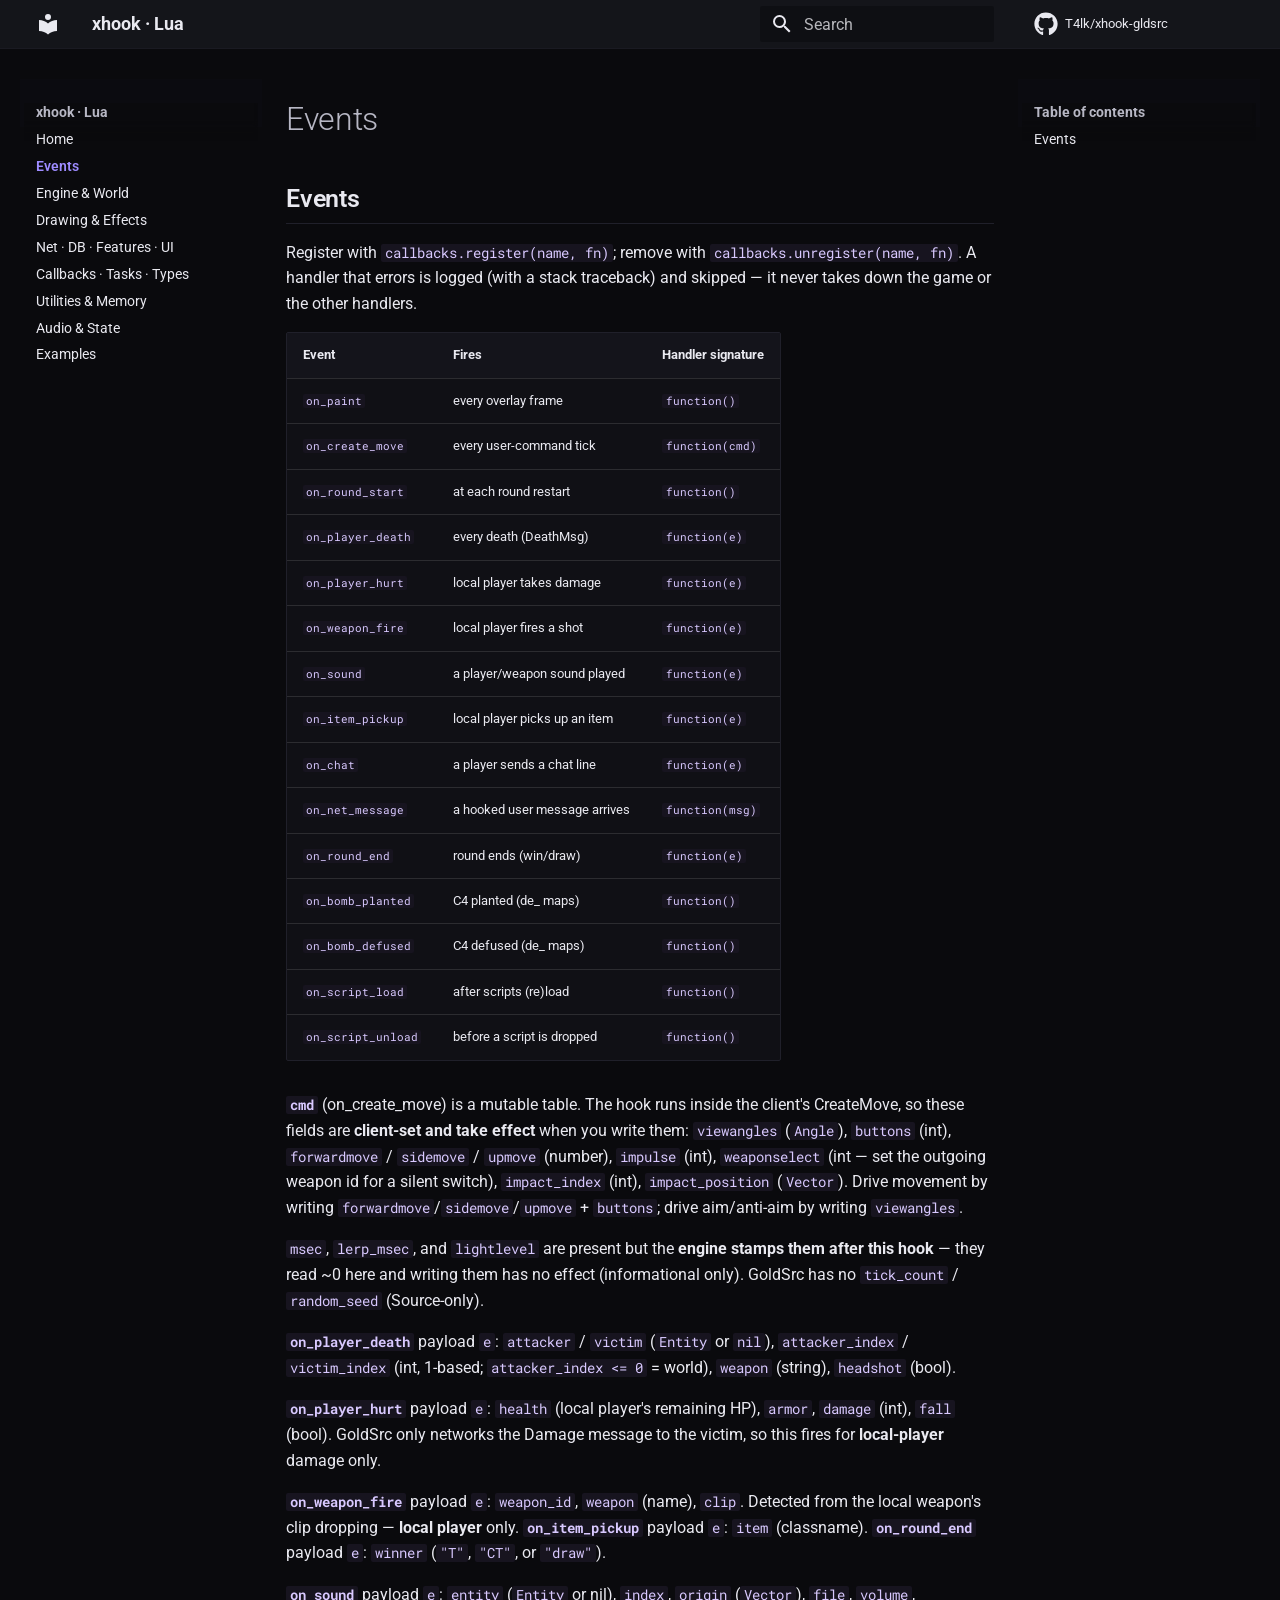
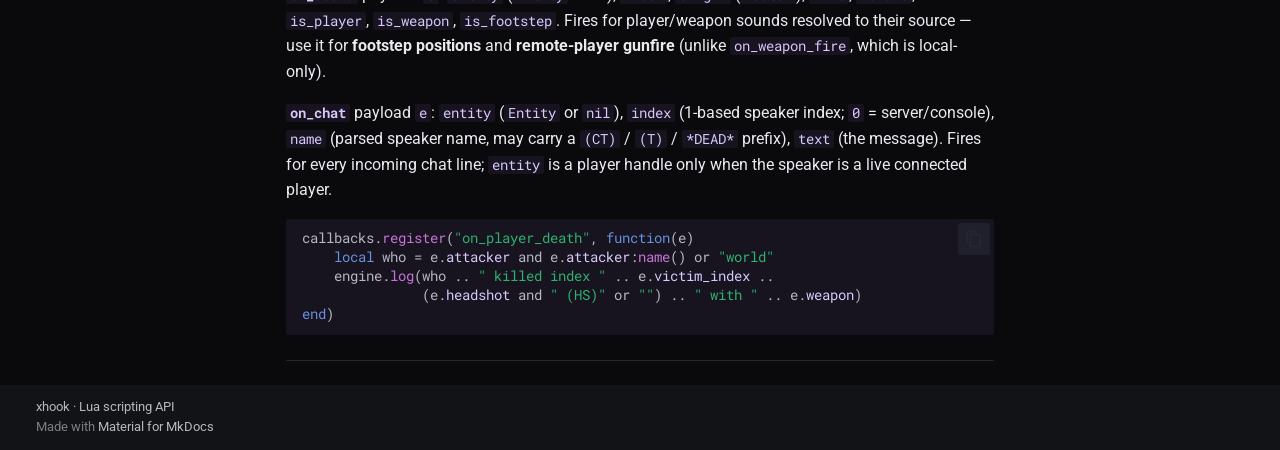
<file: events/index.html>
<!doctype html>
<html lang="en" class="no-js">
  <head>
    
      <meta charset="utf-8">
      <meta name="viewport" content="width=device-width,initial-scale=1">
      
        <meta name="description" content="Lua scripting API for the xhook CS 1.6 cheat">
      
      
      
        <link rel="canonical" href="https://t4lk.github.io/xhook-lua-docs/events/">
      
      
        <link rel="prev" href="..">
      
      
        <link rel="next" href="../engine-world/">
      
      
        
      
      
      <link rel="icon" href="../assets/images/favicon.png">
      <meta name="generator" content="mkdocs-1.6.1, mkdocs-material-9.7.6">
    
    
      
        <title>Events - xhook · Lua</title>
      
    
    
      <link rel="stylesheet" href="../assets/stylesheets/main.484c7ddc.min.css">
      
        
        <link rel="stylesheet" href="../assets/stylesheets/palette.ab4e12ef.min.css">
      
      


    
    
      
    
    
      
        
        
        <link rel="preconnect" href="https://fonts.gstatic.com" crossorigin>
        <link rel="stylesheet" href="https://fonts.googleapis.com/css?family=Roboto:300,300i,400,400i,700,700i%7CRoboto+Mono:400,400i,700,700i&display=fallback">
        <style>:root{--md-text-font:"Roboto";--md-code-font:"Roboto Mono"}</style>
      
    
    
      <link rel="stylesheet" href="../stylesheets/extra.css">
    
    <script>__md_scope=new URL("..",location),__md_hash=e=>[...e].reduce(((e,_)=>(e<<5)-e+_.charCodeAt(0)),0),__md_get=(e,_=localStorage,t=__md_scope)=>JSON.parse(_.getItem(t.pathname+"."+e)),__md_set=(e,_,t=localStorage,a=__md_scope)=>{try{t.setItem(a.pathname+"."+e,JSON.stringify(_))}catch(e){}}</script>
    
      

    
    
  </head>
  
  
    
    
    
    
    
    <body dir="ltr" data-md-color-scheme="slate" data-md-color-primary="black" data-md-color-accent="deep-purple">
  
    
    <input class="md-toggle" data-md-toggle="drawer" type="checkbox" id="__drawer" autocomplete="off">
    <input class="md-toggle" data-md-toggle="search" type="checkbox" id="__search" autocomplete="off">
    <label class="md-overlay" for="__drawer"></label>
    <div data-md-component="skip">
      
        
        <a href="#events" class="md-skip">
          Skip to content
        </a>
      
    </div>
    <div data-md-component="announce">
      
    </div>
    
    
      

  

<header class="md-header md-header--shadow" data-md-component="header">
  <nav class="md-header__inner md-grid" aria-label="Header">
    <a href=".." title="xhook · Lua" class="md-header__button md-logo" aria-label="xhook · Lua" data-md-component="logo">
      
  
  <svg xmlns="http://www.w3.org/2000/svg" viewBox="0 0 24 24"><path d="M12 8a3 3 0 0 0 3-3 3 3 0 0 0-3-3 3 3 0 0 0-3 3 3 3 0 0 0 3 3m0 3.54C9.64 9.35 6.5 8 3 8v11c3.5 0 6.64 1.35 9 3.54 2.36-2.19 5.5-3.54 9-3.54V8c-3.5 0-6.64 1.35-9 3.54"/></svg>

    </a>
    <label class="md-header__button md-icon" for="__drawer">
      
      <svg xmlns="http://www.w3.org/2000/svg" viewBox="0 0 24 24"><path d="M3 6h18v2H3zm0 5h18v2H3zm0 5h18v2H3z"/></svg>
    </label>
    <div class="md-header__title" data-md-component="header-title">
      <div class="md-header__ellipsis">
        <div class="md-header__topic">
          <span class="md-ellipsis">
            xhook · Lua
          </span>
        </div>
        <div class="md-header__topic" data-md-component="header-topic">
          <span class="md-ellipsis">
            
              Events
            
          </span>
        </div>
      </div>
    </div>
    
      
    
    
    
    
      
      
        <label class="md-header__button md-icon" for="__search">
          
          <svg xmlns="http://www.w3.org/2000/svg" viewBox="0 0 24 24"><path d="M9.5 3A6.5 6.5 0 0 1 16 9.5c0 1.61-.59 3.09-1.56 4.23l.27.27h.79l5 5-1.5 1.5-5-5v-.79l-.27-.27A6.52 6.52 0 0 1 9.5 16 6.5 6.5 0 0 1 3 9.5 6.5 6.5 0 0 1 9.5 3m0 2C7 5 5 7 5 9.5S7 14 9.5 14 14 12 14 9.5 12 5 9.5 5"/></svg>
        </label>
        <div class="md-search" data-md-component="search" role="dialog">
  <label class="md-search__overlay" for="__search"></label>
  <div class="md-search__inner" role="search">
    <form class="md-search__form" name="search">
      <input type="text" class="md-search__input" name="query" aria-label="Search" placeholder="Search" autocapitalize="off" autocorrect="off" autocomplete="off" spellcheck="false" data-md-component="search-query" required>
      <label class="md-search__icon md-icon" for="__search">
        
        <svg xmlns="http://www.w3.org/2000/svg" viewBox="0 0 24 24"><path d="M9.5 3A6.5 6.5 0 0 1 16 9.5c0 1.61-.59 3.09-1.56 4.23l.27.27h.79l5 5-1.5 1.5-5-5v-.79l-.27-.27A6.52 6.52 0 0 1 9.5 16 6.5 6.5 0 0 1 3 9.5 6.5 6.5 0 0 1 9.5 3m0 2C7 5 5 7 5 9.5S7 14 9.5 14 14 12 14 9.5 12 5 9.5 5"/></svg>
        
        <svg xmlns="http://www.w3.org/2000/svg" viewBox="0 0 24 24"><path d="M20 11v2H8l5.5 5.5-1.42 1.42L4.16 12l7.92-7.92L13.5 5.5 8 11z"/></svg>
      </label>
      <nav class="md-search__options" aria-label="Search">
        
        <button type="reset" class="md-search__icon md-icon" title="Clear" aria-label="Clear" tabindex="-1">
          
          <svg xmlns="http://www.w3.org/2000/svg" viewBox="0 0 24 24"><path d="M19 6.41 17.59 5 12 10.59 6.41 5 5 6.41 10.59 12 5 17.59 6.41 19 12 13.41 17.59 19 19 17.59 13.41 12z"/></svg>
        </button>
      </nav>
      
        <div class="md-search__suggest" data-md-component="search-suggest"></div>
      
    </form>
    <div class="md-search__output">
      <div class="md-search__scrollwrap" tabindex="0" data-md-scrollfix>
        <div class="md-search-result" data-md-component="search-result">
          <div class="md-search-result__meta">
            Initializing search
          </div>
          <ol class="md-search-result__list" role="presentation"></ol>
        </div>
      </div>
    </div>
  </div>
</div>
      
    
    
      <div class="md-header__source">
        <a href="https://github.com/T4lk/xhook-gldsrc" title="Go to repository" class="md-source" data-md-component="source">
  <div class="md-source__icon md-icon">
    
    <svg xmlns="http://www.w3.org/2000/svg" viewBox="0 0 512 512"><!--! Font Awesome Free 7.1.0 by @fontawesome - https://fontawesome.com License - https://fontawesome.com/license/free (Icons: CC BY 4.0, Fonts: SIL OFL 1.1, Code: MIT License) Copyright 2025 Fonticons, Inc.--><path d="M173.9 397.4c0 2-2.3 3.6-5.2 3.6-3.3.3-5.6-1.3-5.6-3.6 0-2 2.3-3.6 5.2-3.6 3-.3 5.6 1.3 5.6 3.6m-31.1-4.5c-.7 2 1.3 4.3 4.3 4.9 2.6 1 5.6 0 6.2-2s-1.3-4.3-4.3-5.2c-2.6-.7-5.5.3-6.2 2.3m44.2-1.7c-2.9.7-4.9 2.6-4.6 4.9.3 2 2.9 3.3 5.9 2.6 2.9-.7 4.9-2.6 4.6-4.6-.3-1.9-3-3.2-5.9-2.9M252.8 8C114.1 8 8 113.3 8 252c0 110.9 69.8 205.8 169.5 239.2 12.8 2.3 17.3-5.6 17.3-12.1 0-6.2-.3-40.4-.3-61.4 0 0-70 15-84.7-29.8 0 0-11.4-29.1-27.8-36.6 0 0-22.9-15.7 1.6-15.4 0 0 24.9 2 38.6 25.8 21.9 38.6 58.6 27.5 72.9 20.9 2.3-16 8.8-27.1 16-33.7-55.9-6.2-112.3-14.3-112.3-110.5 0-27.5 7.6-41.3 23.6-58.9-2.6-6.5-11.1-33.3 2.6-67.9 20.9-6.5 69 27 69 27 20-5.6 41.5-8.5 62.8-8.5s42.8 2.9 62.8 8.5c0 0 48.1-33.6 69-27 13.7 34.7 5.2 61.4 2.6 67.9 16 17.7 25.8 31.5 25.8 58.9 0 96.5-58.9 104.2-114.8 110.5 9.2 7.9 17 22.9 17 46.4 0 33.7-.3 75.4-.3 83.6 0 6.5 4.6 14.4 17.3 12.1C436.2 457.8 504 362.9 504 252 504 113.3 391.5 8 252.8 8M105.2 352.9c-1.3 1-1 3.3.7 5.2 1.6 1.6 3.9 2.3 5.2 1 1.3-1 1-3.3-.7-5.2-1.6-1.6-3.9-2.3-5.2-1m-10.8-8.1c-.7 1.3.3 2.9 2.3 3.9 1.6 1 3.6.7 4.3-.7.7-1.3-.3-2.9-2.3-3.9-2-.6-3.6-.3-4.3.7m32.4 35.6c-1.6 1.3-1 4.3 1.3 6.2 2.3 2.3 5.2 2.6 6.5 1 1.3-1.3.7-4.3-1.3-6.2-2.2-2.3-5.2-2.6-6.5-1m-11.4-14.7c-1.6 1-1.6 3.6 0 5.9s4.3 3.3 5.6 2.3c1.6-1.3 1.6-3.9 0-6.2-1.4-2.3-4-3.3-5.6-2"/></svg>
  </div>
  <div class="md-source__repository">
    T4lk/xhook-gldsrc
  </div>
</a>
      </div>
    
  </nav>
  
</header>
    
    <div class="md-container" data-md-component="container">
      
      
        
          
        
      
      <main class="md-main" data-md-component="main">
        <div class="md-main__inner md-grid">
          
            
              
              <div class="md-sidebar md-sidebar--primary" data-md-component="sidebar" data-md-type="navigation" >
                <div class="md-sidebar__scrollwrap">
                  <div class="md-sidebar__inner">
                    



<nav class="md-nav md-nav--primary" aria-label="Navigation" data-md-level="0">
  <label class="md-nav__title" for="__drawer">
    <a href=".." title="xhook · Lua" class="md-nav__button md-logo" aria-label="xhook · Lua" data-md-component="logo">
      
  
  <svg xmlns="http://www.w3.org/2000/svg" viewBox="0 0 24 24"><path d="M12 8a3 3 0 0 0 3-3 3 3 0 0 0-3-3 3 3 0 0 0-3 3 3 3 0 0 0 3 3m0 3.54C9.64 9.35 6.5 8 3 8v11c3.5 0 6.64 1.35 9 3.54 2.36-2.19 5.5-3.54 9-3.54V8c-3.5 0-6.64 1.35-9 3.54"/></svg>

    </a>
    xhook · Lua
  </label>
  
    <div class="md-nav__source">
      <a href="https://github.com/T4lk/xhook-gldsrc" title="Go to repository" class="md-source" data-md-component="source">
  <div class="md-source__icon md-icon">
    
    <svg xmlns="http://www.w3.org/2000/svg" viewBox="0 0 512 512"><!--! Font Awesome Free 7.1.0 by @fontawesome - https://fontawesome.com License - https://fontawesome.com/license/free (Icons: CC BY 4.0, Fonts: SIL OFL 1.1, Code: MIT License) Copyright 2025 Fonticons, Inc.--><path d="M173.9 397.4c0 2-2.3 3.6-5.2 3.6-3.3.3-5.6-1.3-5.6-3.6 0-2 2.3-3.6 5.2-3.6 3-.3 5.6 1.3 5.6 3.6m-31.1-4.5c-.7 2 1.3 4.3 4.3 4.9 2.6 1 5.6 0 6.2-2s-1.3-4.3-4.3-5.2c-2.6-.7-5.5.3-6.2 2.3m44.2-1.7c-2.9.7-4.9 2.6-4.6 4.9.3 2 2.9 3.3 5.9 2.6 2.9-.7 4.9-2.6 4.6-4.6-.3-1.9-3-3.2-5.9-2.9M252.8 8C114.1 8 8 113.3 8 252c0 110.9 69.8 205.8 169.5 239.2 12.8 2.3 17.3-5.6 17.3-12.1 0-6.2-.3-40.4-.3-61.4 0 0-70 15-84.7-29.8 0 0-11.4-29.1-27.8-36.6 0 0-22.9-15.7 1.6-15.4 0 0 24.9 2 38.6 25.8 21.9 38.6 58.6 27.5 72.9 20.9 2.3-16 8.8-27.1 16-33.7-55.9-6.2-112.3-14.3-112.3-110.5 0-27.5 7.6-41.3 23.6-58.9-2.6-6.5-11.1-33.3 2.6-67.9 20.9-6.5 69 27 69 27 20-5.6 41.5-8.5 62.8-8.5s42.8 2.9 62.8 8.5c0 0 48.1-33.6 69-27 13.7 34.7 5.2 61.4 2.6 67.9 16 17.7 25.8 31.5 25.8 58.9 0 96.5-58.9 104.2-114.8 110.5 9.2 7.9 17 22.9 17 46.4 0 33.7-.3 75.4-.3 83.6 0 6.5 4.6 14.4 17.3 12.1C436.2 457.8 504 362.9 504 252 504 113.3 391.5 8 252.8 8M105.2 352.9c-1.3 1-1 3.3.7 5.2 1.6 1.6 3.9 2.3 5.2 1 1.3-1 1-3.3-.7-5.2-1.6-1.6-3.9-2.3-5.2-1m-10.8-8.1c-.7 1.3.3 2.9 2.3 3.9 1.6 1 3.6.7 4.3-.7.7-1.3-.3-2.9-2.3-3.9-2-.6-3.6-.3-4.3.7m32.4 35.6c-1.6 1.3-1 4.3 1.3 6.2 2.3 2.3 5.2 2.6 6.5 1 1.3-1.3.7-4.3-1.3-6.2-2.2-2.3-5.2-2.6-6.5-1m-11.4-14.7c-1.6 1-1.6 3.6 0 5.9s4.3 3.3 5.6 2.3c1.6-1.3 1.6-3.9 0-6.2-1.4-2.3-4-3.3-5.6-2"/></svg>
  </div>
  <div class="md-source__repository">
    T4lk/xhook-gldsrc
  </div>
</a>
    </div>
  
  <ul class="md-nav__list" data-md-scrollfix>
    
      
      
  
  
  
  
    <li class="md-nav__item">
      <a href=".." class="md-nav__link">
        
  
  
  <span class="md-ellipsis">
    
  
    Home
  

    
  </span>
  
  

      </a>
    </li>
  

    
      
      
  
  
    
  
  
  
    <li class="md-nav__item md-nav__item--active">
      
      <input class="md-nav__toggle md-toggle" type="checkbox" id="__toc">
      
      
        
      
      
        <label class="md-nav__link md-nav__link--active" for="__toc">
          
  
  
  <span class="md-ellipsis">
    
  
    Events
  

    
  </span>
  
  

          <span class="md-nav__icon md-icon"></span>
        </label>
      
      <a href="./" class="md-nav__link md-nav__link--active">
        
  
  
  <span class="md-ellipsis">
    
  
    Events
  

    
  </span>
  
  

      </a>
      
        

<nav class="md-nav md-nav--secondary" aria-label="Table of contents">
  
  
  
    
  
  
    <label class="md-nav__title" for="__toc">
      <span class="md-nav__icon md-icon"></span>
      Table of contents
    </label>
    <ul class="md-nav__list" data-md-component="toc" data-md-scrollfix>
      
        <li class="md-nav__item">
  <a href="#events_1" class="md-nav__link">
    <span class="md-ellipsis">
      
        Events
      
    </span>
  </a>
  
</li>
      
    </ul>
  
</nav>
      
    </li>
  

    
      
      
  
  
  
  
    <li class="md-nav__item">
      <a href="../engine-world/" class="md-nav__link">
        
  
  
  <span class="md-ellipsis">
    
  
    Engine & World
  

    
  </span>
  
  

      </a>
    </li>
  

    
      
      
  
  
  
  
    <li class="md-nav__item">
      <a href="../drawing/" class="md-nav__link">
        
  
  
  <span class="md-ellipsis">
    
  
    Drawing & Effects
  

    
  </span>
  
  

      </a>
    </li>
  

    
      
      
  
  
  
  
    <li class="md-nav__item">
      <a href="../systems/" class="md-nav__link">
        
  
  
  <span class="md-ellipsis">
    
  
    Net · DB · Features · UI
  

    
  </span>
  
  

      </a>
    </li>
  

    
      
      
  
  
  
  
    <li class="md-nav__item">
      <a href="../types/" class="md-nav__link">
        
  
  
  <span class="md-ellipsis">
    
  
    Callbacks · Tasks · Types
  

    
  </span>
  
  

      </a>
    </li>
  

    
      
      
  
  
  
  
    <li class="md-nav__item">
      <a href="../utilities/" class="md-nav__link">
        
  
  
  <span class="md-ellipsis">
    
  
    Utilities & Memory
  

    
  </span>
  
  

      </a>
    </li>
  

    
      
      
  
  
  
  
    <li class="md-nav__item">
      <a href="../audio-misc/" class="md-nav__link">
        
  
  
  <span class="md-ellipsis">
    
  
    Audio & State
  

    
  </span>
  
  

      </a>
    </li>
  

    
      
      
  
  
  
  
    <li class="md-nav__item">
      <a href="../examples/" class="md-nav__link">
        
  
  
  <span class="md-ellipsis">
    
  
    Examples
  

    
  </span>
  
  

      </a>
    </li>
  

    
  </ul>
</nav>
                  </div>
                </div>
              </div>
            
            
              
              <div class="md-sidebar md-sidebar--secondary" data-md-component="sidebar" data-md-type="toc" >
                <div class="md-sidebar__scrollwrap">
                  <div class="md-sidebar__inner">
                    

<nav class="md-nav md-nav--secondary" aria-label="Table of contents">
  
  
  
    
  
  
    <label class="md-nav__title" for="__toc">
      <span class="md-nav__icon md-icon"></span>
      Table of contents
    </label>
    <ul class="md-nav__list" data-md-component="toc" data-md-scrollfix>
      
        <li class="md-nav__item">
  <a href="#events_1" class="md-nav__link">
    <span class="md-ellipsis">
      
        Events
      
    </span>
  </a>
  
</li>
      
    </ul>
  
</nav>
                  </div>
                </div>
              </div>
            
          
          
            <div class="md-content" data-md-component="content">
              
              <article class="md-content__inner md-typeset">
                
                  


  
  


<h1 id="events">Events<a class="headerlink" href="#events" title="Permanent link">&para;</a></h1>
<h2 id="events_1">Events<a class="headerlink" href="#events_1" title="Permanent link">&para;</a></h2>
<p>Register with <code>callbacks.register(name, fn)</code>; remove with
<code>callbacks.unregister(name, fn)</code>. A handler that errors is logged (with a stack
traceback) and skipped — it never takes down the game or the other handlers.</p>
<table>
<thead>
<tr>
<th>Event</th>
<th>Fires</th>
<th>Handler signature</th>
</tr>
</thead>
<tbody>
<tr>
<td><code>on_paint</code></td>
<td>every overlay frame</td>
<td><code>function()</code></td>
</tr>
<tr>
<td><code>on_create_move</code></td>
<td>every user-command tick</td>
<td><code>function(cmd)</code></td>
</tr>
<tr>
<td><code>on_round_start</code></td>
<td>at each round restart</td>
<td><code>function()</code></td>
</tr>
<tr>
<td><code>on_player_death</code></td>
<td>every death (DeathMsg)</td>
<td><code>function(e)</code></td>
</tr>
<tr>
<td><code>on_player_hurt</code></td>
<td>local player takes damage</td>
<td><code>function(e)</code></td>
</tr>
<tr>
<td><code>on_weapon_fire</code></td>
<td>local player fires a shot</td>
<td><code>function(e)</code></td>
</tr>
<tr>
<td><code>on_sound</code></td>
<td>a player/weapon sound played</td>
<td><code>function(e)</code></td>
</tr>
<tr>
<td><code>on_item_pickup</code></td>
<td>local player picks up an item</td>
<td><code>function(e)</code></td>
</tr>
<tr>
<td><code>on_chat</code></td>
<td>a player sends a chat line</td>
<td><code>function(e)</code></td>
</tr>
<tr>
<td><code>on_net_message</code></td>
<td>a hooked user message arrives</td>
<td><code>function(msg)</code></td>
</tr>
<tr>
<td><code>on_round_end</code></td>
<td>round ends (win/draw)</td>
<td><code>function(e)</code></td>
</tr>
<tr>
<td><code>on_bomb_planted</code></td>
<td>C4 planted (de_ maps)</td>
<td><code>function()</code></td>
</tr>
<tr>
<td><code>on_bomb_defused</code></td>
<td>C4 defused (de_ maps)</td>
<td><code>function()</code></td>
</tr>
<tr>
<td><code>on_script_load</code></td>
<td>after scripts (re)load</td>
<td><code>function()</code></td>
</tr>
<tr>
<td><code>on_script_unload</code></td>
<td>before a script is dropped</td>
<td><code>function()</code></td>
</tr>
</tbody>
</table>
<p><strong><code>cmd</code></strong> (on_create_move) is a mutable table. The hook runs inside the client's
CreateMove, so these fields are <strong>client-set and take effect</strong> when you write
them: <code>viewangles</code> (<code>Angle</code>), <code>buttons</code> (int), <code>forwardmove</code> / <code>sidemove</code> /
<code>upmove</code> (number), <code>impulse</code> (int), <code>weaponselect</code> (int — set the outgoing weapon
id for a silent switch), <code>impact_index</code> (int), <code>impact_position</code> (<code>Vector</code>).
Drive movement by writing <code>forwardmove</code>/<code>sidemove</code>/<code>upmove</code> + <code>buttons</code>; drive
aim/anti-aim by writing <code>viewangles</code>.</p>
<p><code>msec</code>, <code>lerp_msec</code>, and <code>lightlevel</code> are present but the <strong>engine stamps them
after this hook</strong> — they read ~0 here and writing them has no effect (informational
only). GoldSrc has no <code>tick_count</code> / <code>random_seed</code> (Source-only).</p>
<p><strong><code>on_player_death</code></strong> payload <code>e</code>: <code>attacker</code> / <code>victim</code> (<code>Entity</code> or <code>nil</code>),
<code>attacker_index</code> / <code>victim_index</code> (int, 1-based; <code>attacker_index &lt;= 0</code> = world),
<code>weapon</code> (string), <code>headshot</code> (bool).</p>
<p><strong><code>on_player_hurt</code></strong> payload <code>e</code>: <code>health</code> (local player's remaining HP),
<code>armor</code>, <code>damage</code> (int), <code>fall</code> (bool). GoldSrc only networks the Damage message
to the victim, so this fires for <strong>local-player</strong> damage only.</p>
<p><strong><code>on_weapon_fire</code></strong> payload <code>e</code>: <code>weapon_id</code>, <code>weapon</code> (name), <code>clip</code>. Detected
from the local weapon's clip dropping — <strong>local player</strong> only. <strong><code>on_item_pickup</code></strong>
payload <code>e</code>: <code>item</code> (classname). <strong><code>on_round_end</code></strong> payload <code>e</code>: <code>winner</code> (<code>"T"</code>,
<code>"CT"</code>, or <code>"draw"</code>).</p>
<p><strong><code>on_sound</code></strong> payload <code>e</code>: <code>entity</code> (<code>Entity</code> or nil), <code>index</code>, <code>origin</code>
(<code>Vector</code>), <code>file</code>, <code>volume</code>, <code>is_player</code>, <code>is_weapon</code>, <code>is_footstep</code>. Fires for
player/weapon sounds resolved to their source — use it for <strong>footstep positions</strong>
and <strong>remote-player gunfire</strong> (unlike <code>on_weapon_fire</code>, which is local-only).</p>
<p><strong><code>on_chat</code></strong> payload <code>e</code>: <code>entity</code> (<code>Entity</code> or <code>nil</code>), <code>index</code> (1-based speaker
index; <code>0</code> = server/console), <code>name</code> (parsed speaker name, may carry a <code>(CT)</code> /
<code>(T)</code> / <code>*DEAD*</code> prefix), <code>text</code> (the message). Fires for every incoming chat
line; <code>entity</code> is a player handle only when the speaker is a live connected
player.</p>
<div class="highlight"><pre><span></span><code><span id="__span-0-1"><a id="__codelineno-0-1" name="__codelineno-0-1" href="#__codelineno-0-1"></a><span class="nv">callbacks</span><span class="p">.</span><span class="nf">register</span><span class="p">(</span><span class="s2">&quot;on_player_death&quot;</span><span class="p">,</span><span class="w"> </span><span class="kr">function</span><span class="p">(</span><span class="nv">e</span><span class="p">)</span>
</span><span id="__span-0-2"><a id="__codelineno-0-2" name="__codelineno-0-2" href="#__codelineno-0-2"></a><span class="w">    </span><span class="kd">local</span><span class="w"> </span><span class="nv">who</span><span class="w"> </span><span class="o">=</span><span class="w"> </span><span class="nv">e</span><span class="p">.</span><span class="py">attacker</span><span class="w"> </span><span class="ow">and</span><span class="w"> </span><span class="nv">e</span><span class="p">.</span><span class="py">attacker</span><span class="p">:</span><span class="nf">name</span><span class="p">()</span><span class="w"> </span><span class="ow">or</span><span class="w"> </span><span class="s2">&quot;world&quot;</span>
</span><span id="__span-0-3"><a id="__codelineno-0-3" name="__codelineno-0-3" href="#__codelineno-0-3"></a><span class="w">    </span><span class="nv">engine</span><span class="p">.</span><span class="nf">log</span><span class="p">(</span><span class="nv">who</span><span class="w"> </span><span class="o">..</span><span class="w"> </span><span class="s2">&quot; killed index &quot;</span><span class="w"> </span><span class="o">..</span><span class="w"> </span><span class="nv">e</span><span class="p">.</span><span class="py">victim_index</span><span class="w"> </span><span class="o">..</span>
</span><span id="__span-0-4"><a id="__codelineno-0-4" name="__codelineno-0-4" href="#__codelineno-0-4"></a><span class="w">               </span><span class="p">(</span><span class="nv">e</span><span class="p">.</span><span class="py">headshot</span><span class="w"> </span><span class="ow">and</span><span class="w"> </span><span class="s2">&quot; (HS)&quot;</span><span class="w"> </span><span class="ow">or</span><span class="w"> </span><span class="s2">&quot;&quot;</span><span class="p">)</span><span class="w"> </span><span class="o">..</span><span class="w"> </span><span class="s2">&quot; with &quot;</span><span class="w"> </span><span class="o">..</span><span class="w"> </span><span class="nv">e</span><span class="p">.</span><span class="py">weapon</span><span class="p">)</span>
</span><span id="__span-0-5"><a id="__codelineno-0-5" name="__codelineno-0-5" href="#__codelineno-0-5"></a><span class="kr">end</span><span class="p">)</span>
</span></code></pre></div>
<hr />












                
              </article>
            </div>
          
          
<script>var target=document.getElementById(location.hash.slice(1));target&&target.name&&(target.checked=target.name.startsWith("__tabbed_"))</script>
        </div>
        
          <button type="button" class="md-top md-icon" data-md-component="top" hidden>
  
  <svg xmlns="http://www.w3.org/2000/svg" viewBox="0 0 24 24"><path d="M13 20h-2V8l-5.5 5.5-1.42-1.42L12 4.16l7.92 7.92-1.42 1.42L13 8z"/></svg>
  Back to top
</button>
        
      </main>
      
        <footer class="md-footer">
  
  <div class="md-footer-meta md-typeset">
    <div class="md-footer-meta__inner md-grid">
      <div class="md-copyright">
  
    <div class="md-copyright__highlight">
      xhook · Lua scripting API
    </div>
  
  
    Made with
    <a href="https://squidfunk.github.io/mkdocs-material/" target="_blank" rel="noopener">
      Material for MkDocs
    </a>
  
</div>
      
    </div>
  </div>
</footer>
      
    </div>
    <div class="md-dialog" data-md-component="dialog">
      <div class="md-dialog__inner md-typeset"></div>
    </div>
    
    
    
      
      
      <script id="__config" type="application/json">{"annotate": null, "base": "..", "features": ["navigation.sections", "navigation.expand", "navigation.top", "navigation.instant", "navigation.tracking", "toc.follow", "search.suggest", "search.highlight", "content.code.copy", "content.code.annotate"], "search": "../assets/javascripts/workers/search.2c215733.min.js", "tags": null, "translations": {"clipboard.copied": "Copied to clipboard", "clipboard.copy": "Copy to clipboard", "search.result.more.one": "1 more on this page", "search.result.more.other": "# more on this page", "search.result.none": "No matching documents", "search.result.one": "1 matching document", "search.result.other": "# matching documents", "search.result.placeholder": "Type to start searching", "search.result.term.missing": "Missing", "select.version": "Select version"}, "version": null}</script>
    
    
      <script src="../assets/javascripts/bundle.79ae519e.min.js"></script>
      
    
  </body>
</html>
</file>
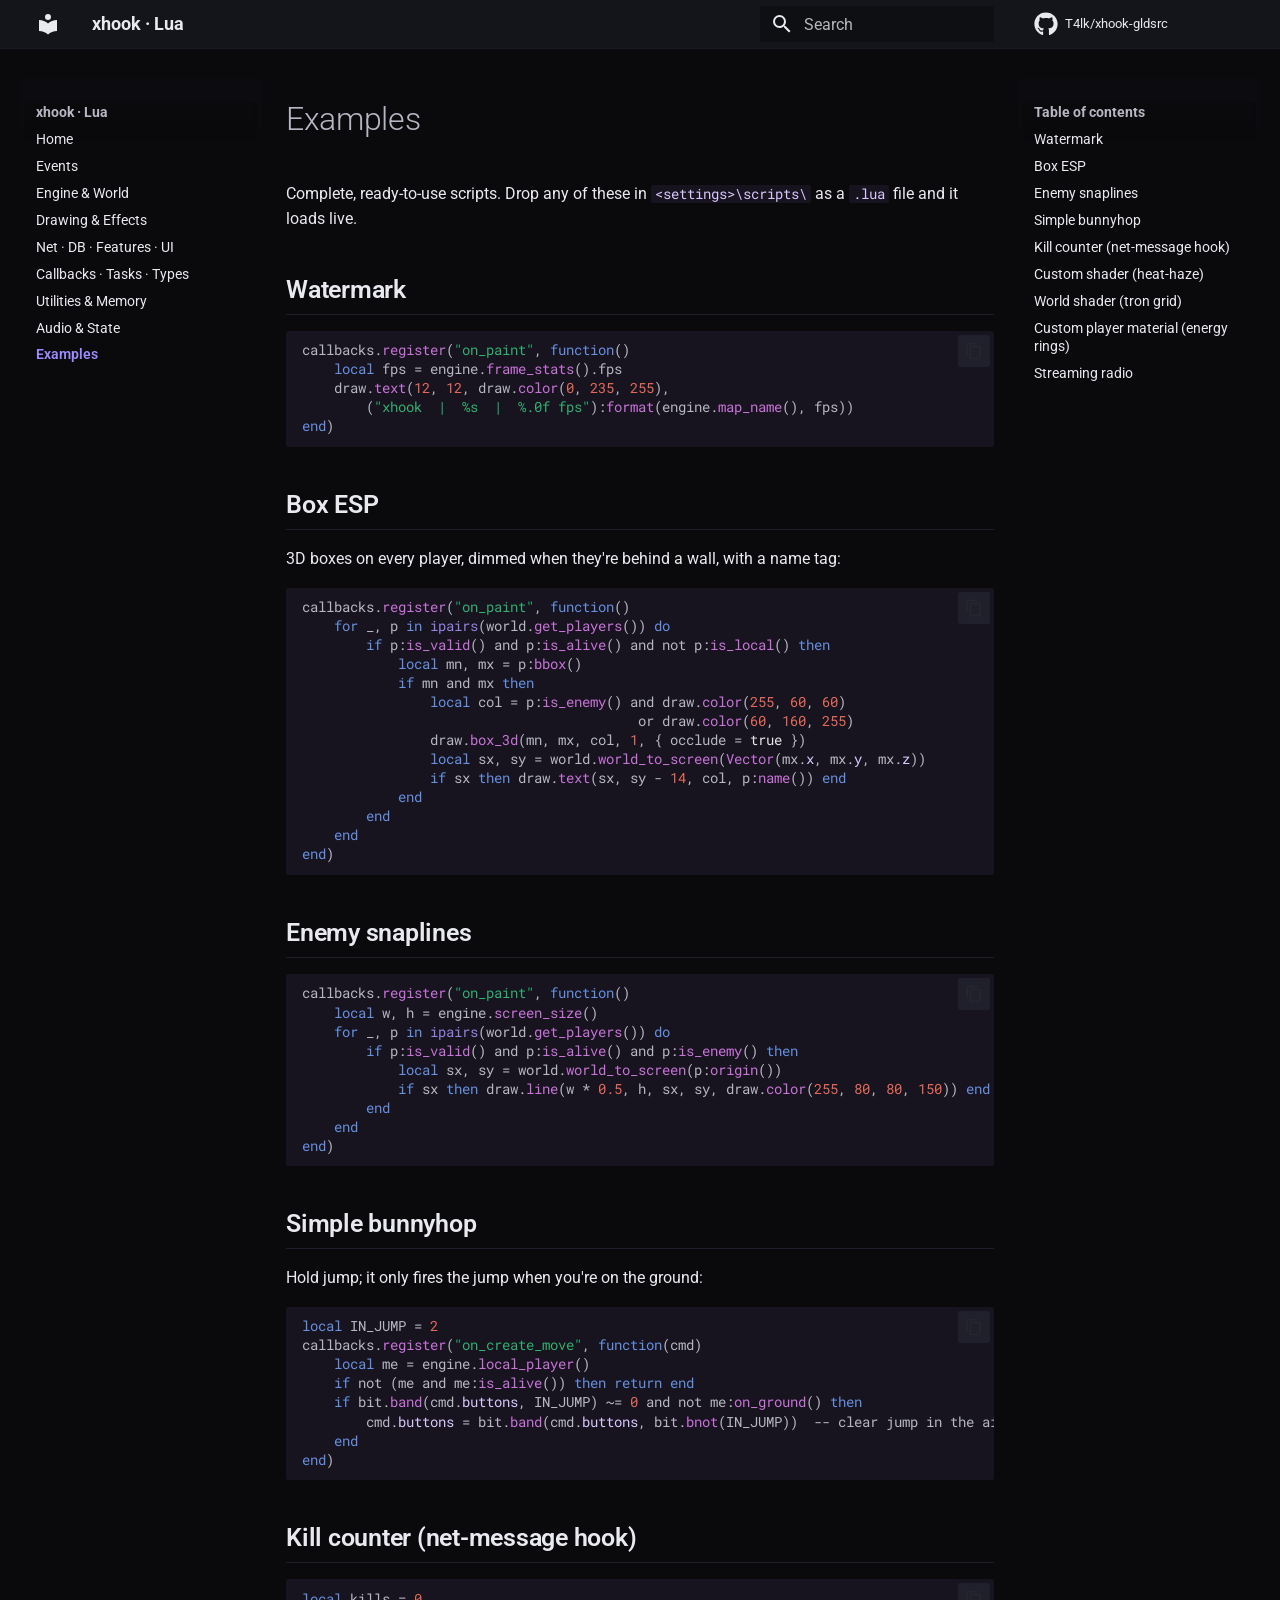
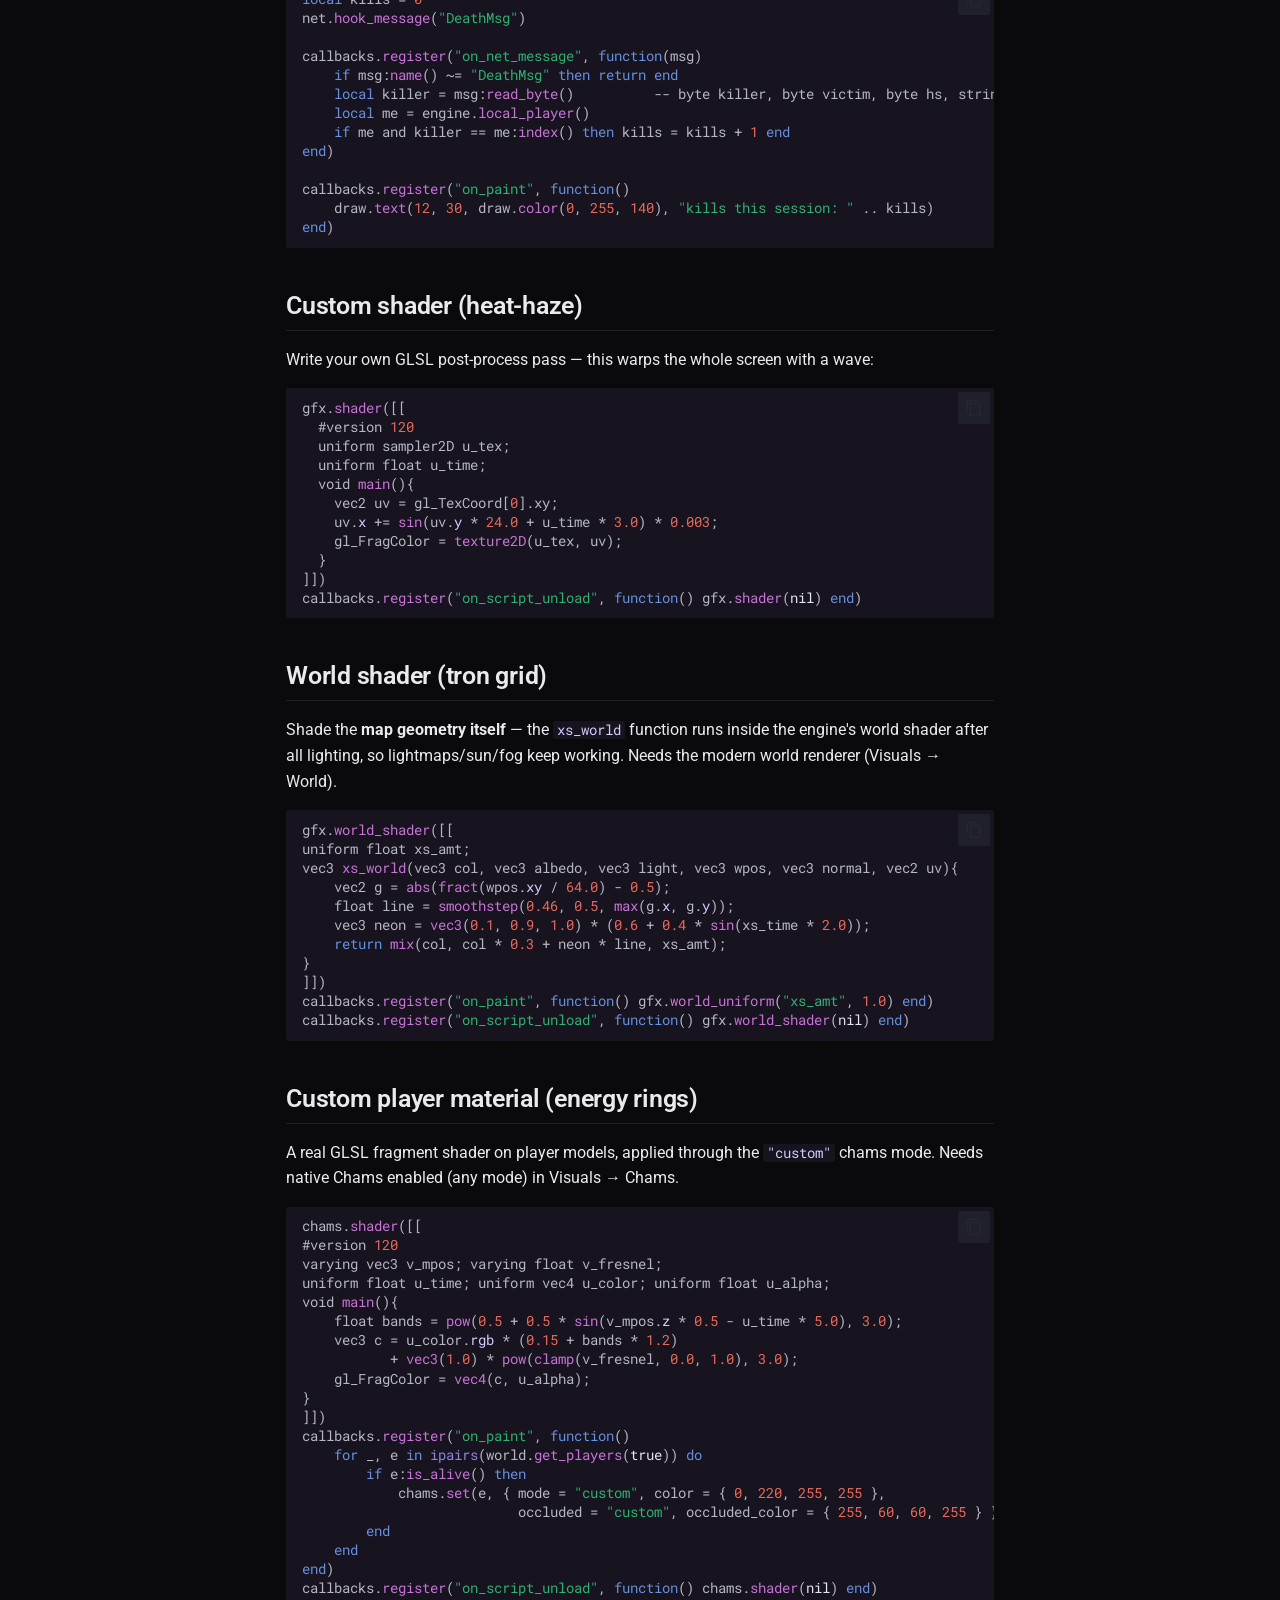
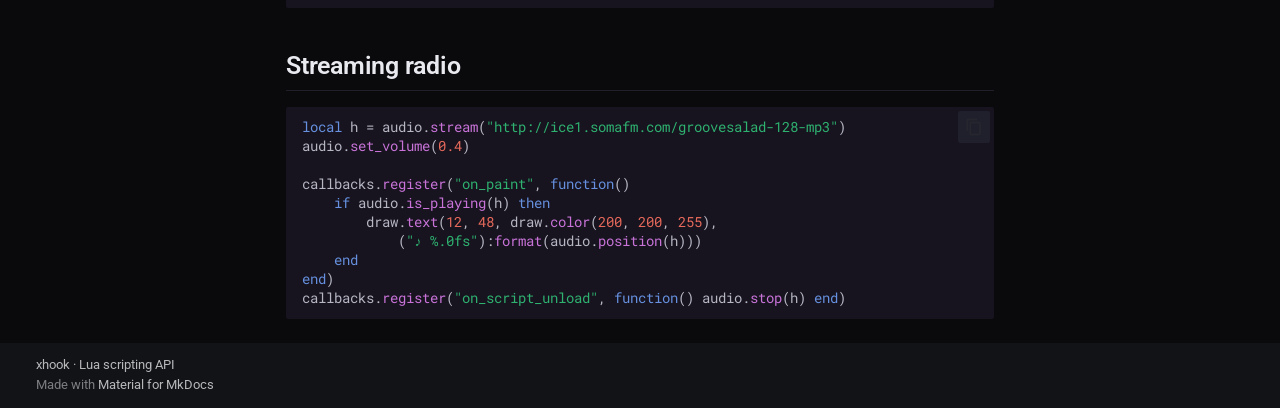
<file: examples/index.html>
<!doctype html>
<html lang="en" class="no-js">
  <head>
    
      <meta charset="utf-8">
      <meta name="viewport" content="width=device-width,initial-scale=1">
      
        <meta name="description" content="Lua scripting API for the xhook CS 1.6 cheat">
      
      
      
        <link rel="canonical" href="https://t4lk.github.io/xhook-lua-docs/examples/">
      
      
        <link rel="prev" href="../audio-misc/">
      
      
      
        
      
      
      <link rel="icon" href="../assets/images/favicon.png">
      <meta name="generator" content="mkdocs-1.6.1, mkdocs-material-9.7.6">
    
    
      
        <title>Examples - xhook · Lua</title>
      
    
    
      <link rel="stylesheet" href="../assets/stylesheets/main.484c7ddc.min.css">
      
        
        <link rel="stylesheet" href="../assets/stylesheets/palette.ab4e12ef.min.css">
      
      


    
    
      
    
    
      
        
        
        <link rel="preconnect" href="https://fonts.gstatic.com" crossorigin>
        <link rel="stylesheet" href="https://fonts.googleapis.com/css?family=Roboto:300,300i,400,400i,700,700i%7CRoboto+Mono:400,400i,700,700i&display=fallback">
        <style>:root{--md-text-font:"Roboto";--md-code-font:"Roboto Mono"}</style>
      
    
    
      <link rel="stylesheet" href="../stylesheets/extra.css">
    
    <script>__md_scope=new URL("..",location),__md_hash=e=>[...e].reduce(((e,_)=>(e<<5)-e+_.charCodeAt(0)),0),__md_get=(e,_=localStorage,t=__md_scope)=>JSON.parse(_.getItem(t.pathname+"."+e)),__md_set=(e,_,t=localStorage,a=__md_scope)=>{try{t.setItem(a.pathname+"."+e,JSON.stringify(_))}catch(e){}}</script>
    
      

    
    
  </head>
  
  
    
    
    
    
    
    <body dir="ltr" data-md-color-scheme="slate" data-md-color-primary="black" data-md-color-accent="deep-purple">
  
    
    <input class="md-toggle" data-md-toggle="drawer" type="checkbox" id="__drawer" autocomplete="off">
    <input class="md-toggle" data-md-toggle="search" type="checkbox" id="__search" autocomplete="off">
    <label class="md-overlay" for="__drawer"></label>
    <div data-md-component="skip">
      
        
        <a href="#examples" class="md-skip">
          Skip to content
        </a>
      
    </div>
    <div data-md-component="announce">
      
    </div>
    
    
      

  

<header class="md-header md-header--shadow" data-md-component="header">
  <nav class="md-header__inner md-grid" aria-label="Header">
    <a href=".." title="xhook · Lua" class="md-header__button md-logo" aria-label="xhook · Lua" data-md-component="logo">
      
  
  <svg xmlns="http://www.w3.org/2000/svg" viewBox="0 0 24 24"><path d="M12 8a3 3 0 0 0 3-3 3 3 0 0 0-3-3 3 3 0 0 0-3 3 3 3 0 0 0 3 3m0 3.54C9.64 9.35 6.5 8 3 8v11c3.5 0 6.64 1.35 9 3.54 2.36-2.19 5.5-3.54 9-3.54V8c-3.5 0-6.64 1.35-9 3.54"/></svg>

    </a>
    <label class="md-header__button md-icon" for="__drawer">
      
      <svg xmlns="http://www.w3.org/2000/svg" viewBox="0 0 24 24"><path d="M3 6h18v2H3zm0 5h18v2H3zm0 5h18v2H3z"/></svg>
    </label>
    <div class="md-header__title" data-md-component="header-title">
      <div class="md-header__ellipsis">
        <div class="md-header__topic">
          <span class="md-ellipsis">
            xhook · Lua
          </span>
        </div>
        <div class="md-header__topic" data-md-component="header-topic">
          <span class="md-ellipsis">
            
              Examples
            
          </span>
        </div>
      </div>
    </div>
    
      
    
    
    
    
      
      
        <label class="md-header__button md-icon" for="__search">
          
          <svg xmlns="http://www.w3.org/2000/svg" viewBox="0 0 24 24"><path d="M9.5 3A6.5 6.5 0 0 1 16 9.5c0 1.61-.59 3.09-1.56 4.23l.27.27h.79l5 5-1.5 1.5-5-5v-.79l-.27-.27A6.52 6.52 0 0 1 9.5 16 6.5 6.5 0 0 1 3 9.5 6.5 6.5 0 0 1 9.5 3m0 2C7 5 5 7 5 9.5S7 14 9.5 14 14 12 14 9.5 12 5 9.5 5"/></svg>
        </label>
        <div class="md-search" data-md-component="search" role="dialog">
  <label class="md-search__overlay" for="__search"></label>
  <div class="md-search__inner" role="search">
    <form class="md-search__form" name="search">
      <input type="text" class="md-search__input" name="query" aria-label="Search" placeholder="Search" autocapitalize="off" autocorrect="off" autocomplete="off" spellcheck="false" data-md-component="search-query" required>
      <label class="md-search__icon md-icon" for="__search">
        
        <svg xmlns="http://www.w3.org/2000/svg" viewBox="0 0 24 24"><path d="M9.5 3A6.5 6.5 0 0 1 16 9.5c0 1.61-.59 3.09-1.56 4.23l.27.27h.79l5 5-1.5 1.5-5-5v-.79l-.27-.27A6.52 6.52 0 0 1 9.5 16 6.5 6.5 0 0 1 3 9.5 6.5 6.5 0 0 1 9.5 3m0 2C7 5 5 7 5 9.5S7 14 9.5 14 14 12 14 9.5 12 5 9.5 5"/></svg>
        
        <svg xmlns="http://www.w3.org/2000/svg" viewBox="0 0 24 24"><path d="M20 11v2H8l5.5 5.5-1.42 1.42L4.16 12l7.92-7.92L13.5 5.5 8 11z"/></svg>
      </label>
      <nav class="md-search__options" aria-label="Search">
        
        <button type="reset" class="md-search__icon md-icon" title="Clear" aria-label="Clear" tabindex="-1">
          
          <svg xmlns="http://www.w3.org/2000/svg" viewBox="0 0 24 24"><path d="M19 6.41 17.59 5 12 10.59 6.41 5 5 6.41 10.59 12 5 17.59 6.41 19 12 13.41 17.59 19 19 17.59 13.41 12z"/></svg>
        </button>
      </nav>
      
        <div class="md-search__suggest" data-md-component="search-suggest"></div>
      
    </form>
    <div class="md-search__output">
      <div class="md-search__scrollwrap" tabindex="0" data-md-scrollfix>
        <div class="md-search-result" data-md-component="search-result">
          <div class="md-search-result__meta">
            Initializing search
          </div>
          <ol class="md-search-result__list" role="presentation"></ol>
        </div>
      </div>
    </div>
  </div>
</div>
      
    
    
      <div class="md-header__source">
        <a href="https://github.com/T4lk/xhook-gldsrc" title="Go to repository" class="md-source" data-md-component="source">
  <div class="md-source__icon md-icon">
    
    <svg xmlns="http://www.w3.org/2000/svg" viewBox="0 0 512 512"><!--! Font Awesome Free 7.1.0 by @fontawesome - https://fontawesome.com License - https://fontawesome.com/license/free (Icons: CC BY 4.0, Fonts: SIL OFL 1.1, Code: MIT License) Copyright 2025 Fonticons, Inc.--><path d="M173.9 397.4c0 2-2.3 3.6-5.2 3.6-3.3.3-5.6-1.3-5.6-3.6 0-2 2.3-3.6 5.2-3.6 3-.3 5.6 1.3 5.6 3.6m-31.1-4.5c-.7 2 1.3 4.3 4.3 4.9 2.6 1 5.6 0 6.2-2s-1.3-4.3-4.3-5.2c-2.6-.7-5.5.3-6.2 2.3m44.2-1.7c-2.9.7-4.9 2.6-4.6 4.9.3 2 2.9 3.3 5.9 2.6 2.9-.7 4.9-2.6 4.6-4.6-.3-1.9-3-3.2-5.9-2.9M252.8 8C114.1 8 8 113.3 8 252c0 110.9 69.8 205.8 169.5 239.2 12.8 2.3 17.3-5.6 17.3-12.1 0-6.2-.3-40.4-.3-61.4 0 0-70 15-84.7-29.8 0 0-11.4-29.1-27.8-36.6 0 0-22.9-15.7 1.6-15.4 0 0 24.9 2 38.6 25.8 21.9 38.6 58.6 27.5 72.9 20.9 2.3-16 8.8-27.1 16-33.7-55.9-6.2-112.3-14.3-112.3-110.5 0-27.5 7.6-41.3 23.6-58.9-2.6-6.5-11.1-33.3 2.6-67.9 20.9-6.5 69 27 69 27 20-5.6 41.5-8.5 62.8-8.5s42.8 2.9 62.8 8.5c0 0 48.1-33.6 69-27 13.7 34.7 5.2 61.4 2.6 67.9 16 17.7 25.8 31.5 25.8 58.9 0 96.5-58.9 104.2-114.8 110.5 9.2 7.9 17 22.9 17 46.4 0 33.7-.3 75.4-.3 83.6 0 6.5 4.6 14.4 17.3 12.1C436.2 457.8 504 362.9 504 252 504 113.3 391.5 8 252.8 8M105.2 352.9c-1.3 1-1 3.3.7 5.2 1.6 1.6 3.9 2.3 5.2 1 1.3-1 1-3.3-.7-5.2-1.6-1.6-3.9-2.3-5.2-1m-10.8-8.1c-.7 1.3.3 2.9 2.3 3.9 1.6 1 3.6.7 4.3-.7.7-1.3-.3-2.9-2.3-3.9-2-.6-3.6-.3-4.3.7m32.4 35.6c-1.6 1.3-1 4.3 1.3 6.2 2.3 2.3 5.2 2.6 6.5 1 1.3-1.3.7-4.3-1.3-6.2-2.2-2.3-5.2-2.6-6.5-1m-11.4-14.7c-1.6 1-1.6 3.6 0 5.9s4.3 3.3 5.6 2.3c1.6-1.3 1.6-3.9 0-6.2-1.4-2.3-4-3.3-5.6-2"/></svg>
  </div>
  <div class="md-source__repository">
    T4lk/xhook-gldsrc
  </div>
</a>
      </div>
    
  </nav>
  
</header>
    
    <div class="md-container" data-md-component="container">
      
      
        
          
        
      
      <main class="md-main" data-md-component="main">
        <div class="md-main__inner md-grid">
          
            
              
              <div class="md-sidebar md-sidebar--primary" data-md-component="sidebar" data-md-type="navigation" >
                <div class="md-sidebar__scrollwrap">
                  <div class="md-sidebar__inner">
                    



<nav class="md-nav md-nav--primary" aria-label="Navigation" data-md-level="0">
  <label class="md-nav__title" for="__drawer">
    <a href=".." title="xhook · Lua" class="md-nav__button md-logo" aria-label="xhook · Lua" data-md-component="logo">
      
  
  <svg xmlns="http://www.w3.org/2000/svg" viewBox="0 0 24 24"><path d="M12 8a3 3 0 0 0 3-3 3 3 0 0 0-3-3 3 3 0 0 0-3 3 3 3 0 0 0 3 3m0 3.54C9.64 9.35 6.5 8 3 8v11c3.5 0 6.64 1.35 9 3.54 2.36-2.19 5.5-3.54 9-3.54V8c-3.5 0-6.64 1.35-9 3.54"/></svg>

    </a>
    xhook · Lua
  </label>
  
    <div class="md-nav__source">
      <a href="https://github.com/T4lk/xhook-gldsrc" title="Go to repository" class="md-source" data-md-component="source">
  <div class="md-source__icon md-icon">
    
    <svg xmlns="http://www.w3.org/2000/svg" viewBox="0 0 512 512"><!--! Font Awesome Free 7.1.0 by @fontawesome - https://fontawesome.com License - https://fontawesome.com/license/free (Icons: CC BY 4.0, Fonts: SIL OFL 1.1, Code: MIT License) Copyright 2025 Fonticons, Inc.--><path d="M173.9 397.4c0 2-2.3 3.6-5.2 3.6-3.3.3-5.6-1.3-5.6-3.6 0-2 2.3-3.6 5.2-3.6 3-.3 5.6 1.3 5.6 3.6m-31.1-4.5c-.7 2 1.3 4.3 4.3 4.9 2.6 1 5.6 0 6.2-2s-1.3-4.3-4.3-5.2c-2.6-.7-5.5.3-6.2 2.3m44.2-1.7c-2.9.7-4.9 2.6-4.6 4.9.3 2 2.9 3.3 5.9 2.6 2.9-.7 4.9-2.6 4.6-4.6-.3-1.9-3-3.2-5.9-2.9M252.8 8C114.1 8 8 113.3 8 252c0 110.9 69.8 205.8 169.5 239.2 12.8 2.3 17.3-5.6 17.3-12.1 0-6.2-.3-40.4-.3-61.4 0 0-70 15-84.7-29.8 0 0-11.4-29.1-27.8-36.6 0 0-22.9-15.7 1.6-15.4 0 0 24.9 2 38.6 25.8 21.9 38.6 58.6 27.5 72.9 20.9 2.3-16 8.8-27.1 16-33.7-55.9-6.2-112.3-14.3-112.3-110.5 0-27.5 7.6-41.3 23.6-58.9-2.6-6.5-11.1-33.3 2.6-67.9 20.9-6.5 69 27 69 27 20-5.6 41.5-8.5 62.8-8.5s42.8 2.9 62.8 8.5c0 0 48.1-33.6 69-27 13.7 34.7 5.2 61.4 2.6 67.9 16 17.7 25.8 31.5 25.8 58.9 0 96.5-58.9 104.2-114.8 110.5 9.2 7.9 17 22.9 17 46.4 0 33.7-.3 75.4-.3 83.6 0 6.5 4.6 14.4 17.3 12.1C436.2 457.8 504 362.9 504 252 504 113.3 391.5 8 252.8 8M105.2 352.9c-1.3 1-1 3.3.7 5.2 1.6 1.6 3.9 2.3 5.2 1 1.3-1 1-3.3-.7-5.2-1.6-1.6-3.9-2.3-5.2-1m-10.8-8.1c-.7 1.3.3 2.9 2.3 3.9 1.6 1 3.6.7 4.3-.7.7-1.3-.3-2.9-2.3-3.9-2-.6-3.6-.3-4.3.7m32.4 35.6c-1.6 1.3-1 4.3 1.3 6.2 2.3 2.3 5.2 2.6 6.5 1 1.3-1.3.7-4.3-1.3-6.2-2.2-2.3-5.2-2.6-6.5-1m-11.4-14.7c-1.6 1-1.6 3.6 0 5.9s4.3 3.3 5.6 2.3c1.6-1.3 1.6-3.9 0-6.2-1.4-2.3-4-3.3-5.6-2"/></svg>
  </div>
  <div class="md-source__repository">
    T4lk/xhook-gldsrc
  </div>
</a>
    </div>
  
  <ul class="md-nav__list" data-md-scrollfix>
    
      
      
  
  
  
  
    <li class="md-nav__item">
      <a href=".." class="md-nav__link">
        
  
  
  <span class="md-ellipsis">
    
  
    Home
  

    
  </span>
  
  

      </a>
    </li>
  

    
      
      
  
  
  
  
    <li class="md-nav__item">
      <a href="../events/" class="md-nav__link">
        
  
  
  <span class="md-ellipsis">
    
  
    Events
  

    
  </span>
  
  

      </a>
    </li>
  

    
      
      
  
  
  
  
    <li class="md-nav__item">
      <a href="../engine-world/" class="md-nav__link">
        
  
  
  <span class="md-ellipsis">
    
  
    Engine & World
  

    
  </span>
  
  

      </a>
    </li>
  

    
      
      
  
  
  
  
    <li class="md-nav__item">
      <a href="../drawing/" class="md-nav__link">
        
  
  
  <span class="md-ellipsis">
    
  
    Drawing & Effects
  

    
  </span>
  
  

      </a>
    </li>
  

    
      
      
  
  
  
  
    <li class="md-nav__item">
      <a href="../systems/" class="md-nav__link">
        
  
  
  <span class="md-ellipsis">
    
  
    Net · DB · Features · UI
  

    
  </span>
  
  

      </a>
    </li>
  

    
      
      
  
  
  
  
    <li class="md-nav__item">
      <a href="../types/" class="md-nav__link">
        
  
  
  <span class="md-ellipsis">
    
  
    Callbacks · Tasks · Types
  

    
  </span>
  
  

      </a>
    </li>
  

    
      
      
  
  
  
  
    <li class="md-nav__item">
      <a href="../utilities/" class="md-nav__link">
        
  
  
  <span class="md-ellipsis">
    
  
    Utilities & Memory
  

    
  </span>
  
  

      </a>
    </li>
  

    
      
      
  
  
  
  
    <li class="md-nav__item">
      <a href="../audio-misc/" class="md-nav__link">
        
  
  
  <span class="md-ellipsis">
    
  
    Audio & State
  

    
  </span>
  
  

      </a>
    </li>
  

    
      
      
  
  
    
  
  
  
    <li class="md-nav__item md-nav__item--active">
      
      <input class="md-nav__toggle md-toggle" type="checkbox" id="__toc">
      
      
        
      
      
        <label class="md-nav__link md-nav__link--active" for="__toc">
          
  
  
  <span class="md-ellipsis">
    
  
    Examples
  

    
  </span>
  
  

          <span class="md-nav__icon md-icon"></span>
        </label>
      
      <a href="./" class="md-nav__link md-nav__link--active">
        
  
  
  <span class="md-ellipsis">
    
  
    Examples
  

    
  </span>
  
  

      </a>
      
        

<nav class="md-nav md-nav--secondary" aria-label="Table of contents">
  
  
  
    
  
  
    <label class="md-nav__title" for="__toc">
      <span class="md-nav__icon md-icon"></span>
      Table of contents
    </label>
    <ul class="md-nav__list" data-md-component="toc" data-md-scrollfix>
      
        <li class="md-nav__item">
  <a href="#watermark" class="md-nav__link">
    <span class="md-ellipsis">
      
        Watermark
      
    </span>
  </a>
  
</li>
      
        <li class="md-nav__item">
  <a href="#box-esp" class="md-nav__link">
    <span class="md-ellipsis">
      
        Box ESP
      
    </span>
  </a>
  
</li>
      
        <li class="md-nav__item">
  <a href="#enemy-snaplines" class="md-nav__link">
    <span class="md-ellipsis">
      
        Enemy snaplines
      
    </span>
  </a>
  
</li>
      
        <li class="md-nav__item">
  <a href="#simple-bunnyhop" class="md-nav__link">
    <span class="md-ellipsis">
      
        Simple bunnyhop
      
    </span>
  </a>
  
</li>
      
        <li class="md-nav__item">
  <a href="#kill-counter-net-message-hook" class="md-nav__link">
    <span class="md-ellipsis">
      
        Kill counter (net-message hook)
      
    </span>
  </a>
  
</li>
      
        <li class="md-nav__item">
  <a href="#custom-shader-heat-haze" class="md-nav__link">
    <span class="md-ellipsis">
      
        Custom shader (heat-haze)
      
    </span>
  </a>
  
</li>
      
        <li class="md-nav__item">
  <a href="#world-shader-tron-grid" class="md-nav__link">
    <span class="md-ellipsis">
      
        World shader (tron grid)
      
    </span>
  </a>
  
</li>
      
        <li class="md-nav__item">
  <a href="#custom-player-material-energy-rings" class="md-nav__link">
    <span class="md-ellipsis">
      
        Custom player material (energy rings)
      
    </span>
  </a>
  
</li>
      
        <li class="md-nav__item">
  <a href="#streaming-radio" class="md-nav__link">
    <span class="md-ellipsis">
      
        Streaming radio
      
    </span>
  </a>
  
</li>
      
    </ul>
  
</nav>
      
    </li>
  

    
  </ul>
</nav>
                  </div>
                </div>
              </div>
            
            
              
              <div class="md-sidebar md-sidebar--secondary" data-md-component="sidebar" data-md-type="toc" >
                <div class="md-sidebar__scrollwrap">
                  <div class="md-sidebar__inner">
                    

<nav class="md-nav md-nav--secondary" aria-label="Table of contents">
  
  
  
    
  
  
    <label class="md-nav__title" for="__toc">
      <span class="md-nav__icon md-icon"></span>
      Table of contents
    </label>
    <ul class="md-nav__list" data-md-component="toc" data-md-scrollfix>
      
        <li class="md-nav__item">
  <a href="#watermark" class="md-nav__link">
    <span class="md-ellipsis">
      
        Watermark
      
    </span>
  </a>
  
</li>
      
        <li class="md-nav__item">
  <a href="#box-esp" class="md-nav__link">
    <span class="md-ellipsis">
      
        Box ESP
      
    </span>
  </a>
  
</li>
      
        <li class="md-nav__item">
  <a href="#enemy-snaplines" class="md-nav__link">
    <span class="md-ellipsis">
      
        Enemy snaplines
      
    </span>
  </a>
  
</li>
      
        <li class="md-nav__item">
  <a href="#simple-bunnyhop" class="md-nav__link">
    <span class="md-ellipsis">
      
        Simple bunnyhop
      
    </span>
  </a>
  
</li>
      
        <li class="md-nav__item">
  <a href="#kill-counter-net-message-hook" class="md-nav__link">
    <span class="md-ellipsis">
      
        Kill counter (net-message hook)
      
    </span>
  </a>
  
</li>
      
        <li class="md-nav__item">
  <a href="#custom-shader-heat-haze" class="md-nav__link">
    <span class="md-ellipsis">
      
        Custom shader (heat-haze)
      
    </span>
  </a>
  
</li>
      
        <li class="md-nav__item">
  <a href="#world-shader-tron-grid" class="md-nav__link">
    <span class="md-ellipsis">
      
        World shader (tron grid)
      
    </span>
  </a>
  
</li>
      
        <li class="md-nav__item">
  <a href="#custom-player-material-energy-rings" class="md-nav__link">
    <span class="md-ellipsis">
      
        Custom player material (energy rings)
      
    </span>
  </a>
  
</li>
      
        <li class="md-nav__item">
  <a href="#streaming-radio" class="md-nav__link">
    <span class="md-ellipsis">
      
        Streaming radio
      
    </span>
  </a>
  
</li>
      
    </ul>
  
</nav>
                  </div>
                </div>
              </div>
            
          
          
            <div class="md-content" data-md-component="content">
              
              <article class="md-content__inner md-typeset">
                
                  


  
  


<h1 id="examples">Examples<a class="headerlink" href="#examples" title="Permanent link">&para;</a></h1>
<p>Complete, ready-to-use scripts. Drop any of these in <code>&lt;settings&gt;\scripts\</code> as a
<code>.lua</code> file and it loads live.</p>
<h2 id="watermark">Watermark<a class="headerlink" href="#watermark" title="Permanent link">&para;</a></h2>
<div class="highlight"><pre><span></span><code><span id="__span-0-1"><a id="__codelineno-0-1" name="__codelineno-0-1" href="#__codelineno-0-1"></a><span class="nv">callbacks</span><span class="p">.</span><span class="nf">register</span><span class="p">(</span><span class="s2">&quot;on_paint&quot;</span><span class="p">,</span><span class="w"> </span><span class="kr">function</span><span class="p">()</span>
</span><span id="__span-0-2"><a id="__codelineno-0-2" name="__codelineno-0-2" href="#__codelineno-0-2"></a><span class="w">    </span><span class="kd">local</span><span class="w"> </span><span class="nv">fps</span><span class="w"> </span><span class="o">=</span><span class="w"> </span><span class="nv">engine</span><span class="p">.</span><span class="nf">frame_stats</span><span class="p">().</span><span class="nv">fps</span>
</span><span id="__span-0-3"><a id="__codelineno-0-3" name="__codelineno-0-3" href="#__codelineno-0-3"></a><span class="w">    </span><span class="nv">draw</span><span class="p">.</span><span class="nf">text</span><span class="p">(</span><span class="mi">12</span><span class="p">,</span><span class="w"> </span><span class="mi">12</span><span class="p">,</span><span class="w"> </span><span class="nv">draw</span><span class="p">.</span><span class="nf">color</span><span class="p">(</span><span class="mi">0</span><span class="p">,</span><span class="w"> </span><span class="mi">235</span><span class="p">,</span><span class="w"> </span><span class="mi">255</span><span class="p">),</span>
</span><span id="__span-0-4"><a id="__codelineno-0-4" name="__codelineno-0-4" href="#__codelineno-0-4"></a><span class="w">        </span><span class="p">(</span><span class="s2">&quot;xhook  |  %s  |  %.0f fps&quot;</span><span class="p">):</span><span class="nf">format</span><span class="p">(</span><span class="nv">engine</span><span class="p">.</span><span class="nf">map_name</span><span class="p">(),</span><span class="w"> </span><span class="nv">fps</span><span class="p">))</span>
</span><span id="__span-0-5"><a id="__codelineno-0-5" name="__codelineno-0-5" href="#__codelineno-0-5"></a><span class="kr">end</span><span class="p">)</span>
</span></code></pre></div>
<h2 id="box-esp">Box ESP<a class="headerlink" href="#box-esp" title="Permanent link">&para;</a></h2>
<p>3D boxes on every player, dimmed when they're behind a wall, with a name tag:</p>
<div class="highlight"><pre><span></span><code><span id="__span-1-1"><a id="__codelineno-1-1" name="__codelineno-1-1" href="#__codelineno-1-1"></a><span class="nv">callbacks</span><span class="p">.</span><span class="nf">register</span><span class="p">(</span><span class="s2">&quot;on_paint&quot;</span><span class="p">,</span><span class="w"> </span><span class="kr">function</span><span class="p">()</span>
</span><span id="__span-1-2"><a id="__codelineno-1-2" name="__codelineno-1-2" href="#__codelineno-1-2"></a><span class="w">    </span><span class="kr">for</span><span class="w"> </span><span class="nv">_</span><span class="p">,</span><span class="w"> </span><span class="nv">p</span><span class="w"> </span><span class="kr">in</span><span class="w"> </span><span class="nb">ipairs</span><span class="p">(</span><span class="nv">world</span><span class="p">.</span><span class="nf">get_players</span><span class="p">())</span><span class="w"> </span><span class="kr">do</span>
</span><span id="__span-1-3"><a id="__codelineno-1-3" name="__codelineno-1-3" href="#__codelineno-1-3"></a><span class="w">        </span><span class="kr">if</span><span class="w"> </span><span class="nv">p</span><span class="p">:</span><span class="nf">is_valid</span><span class="p">()</span><span class="w"> </span><span class="ow">and</span><span class="w"> </span><span class="nv">p</span><span class="p">:</span><span class="nf">is_alive</span><span class="p">()</span><span class="w"> </span><span class="ow">and</span><span class="w"> </span><span class="ow">not</span><span class="w"> </span><span class="nv">p</span><span class="p">:</span><span class="nf">is_local</span><span class="p">()</span><span class="w"> </span><span class="kr">then</span>
</span><span id="__span-1-4"><a id="__codelineno-1-4" name="__codelineno-1-4" href="#__codelineno-1-4"></a><span class="w">            </span><span class="kd">local</span><span class="w"> </span><span class="nv">mn</span><span class="p">,</span><span class="w"> </span><span class="nv">mx</span><span class="w"> </span><span class="o">=</span><span class="w"> </span><span class="nv">p</span><span class="p">:</span><span class="nf">bbox</span><span class="p">()</span>
</span><span id="__span-1-5"><a id="__codelineno-1-5" name="__codelineno-1-5" href="#__codelineno-1-5"></a><span class="w">            </span><span class="kr">if</span><span class="w"> </span><span class="nv">mn</span><span class="w"> </span><span class="ow">and</span><span class="w"> </span><span class="nv">mx</span><span class="w"> </span><span class="kr">then</span>
</span><span id="__span-1-6"><a id="__codelineno-1-6" name="__codelineno-1-6" href="#__codelineno-1-6"></a><span class="w">                </span><span class="kd">local</span><span class="w"> </span><span class="nv">col</span><span class="w"> </span><span class="o">=</span><span class="w"> </span><span class="nv">p</span><span class="p">:</span><span class="nf">is_enemy</span><span class="p">()</span><span class="w"> </span><span class="ow">and</span><span class="w"> </span><span class="nv">draw</span><span class="p">.</span><span class="nf">color</span><span class="p">(</span><span class="mi">255</span><span class="p">,</span><span class="w"> </span><span class="mi">60</span><span class="p">,</span><span class="w"> </span><span class="mi">60</span><span class="p">)</span>
</span><span id="__span-1-7"><a id="__codelineno-1-7" name="__codelineno-1-7" href="#__codelineno-1-7"></a><span class="w">                                          </span><span class="ow">or</span><span class="w"> </span><span class="nv">draw</span><span class="p">.</span><span class="nf">color</span><span class="p">(</span><span class="mi">60</span><span class="p">,</span><span class="w"> </span><span class="mi">160</span><span class="p">,</span><span class="w"> </span><span class="mi">255</span><span class="p">)</span>
</span><span id="__span-1-8"><a id="__codelineno-1-8" name="__codelineno-1-8" href="#__codelineno-1-8"></a><span class="w">                </span><span class="nv">draw</span><span class="p">.</span><span class="nf">box_3d</span><span class="p">(</span><span class="nv">mn</span><span class="p">,</span><span class="w"> </span><span class="nv">mx</span><span class="p">,</span><span class="w"> </span><span class="nv">col</span><span class="p">,</span><span class="w"> </span><span class="mi">1</span><span class="p">,</span><span class="w"> </span><span class="p">{</span><span class="w"> </span><span class="nv">occlude</span><span class="w"> </span><span class="o">=</span><span class="w"> </span><span class="kc">true</span><span class="w"> </span><span class="p">})</span>
</span><span id="__span-1-9"><a id="__codelineno-1-9" name="__codelineno-1-9" href="#__codelineno-1-9"></a><span class="w">                </span><span class="kd">local</span><span class="w"> </span><span class="nv">sx</span><span class="p">,</span><span class="w"> </span><span class="nv">sy</span><span class="w"> </span><span class="o">=</span><span class="w"> </span><span class="nv">world</span><span class="p">.</span><span class="nf">world_to_screen</span><span class="p">(</span><span class="nf">Vector</span><span class="p">(</span><span class="nv">mx</span><span class="p">.</span><span class="py">x</span><span class="p">,</span><span class="w"> </span><span class="nv">mx</span><span class="p">.</span><span class="py">y</span><span class="p">,</span><span class="w"> </span><span class="nv">mx</span><span class="p">.</span><span class="py">z</span><span class="p">))</span>
</span><span id="__span-1-10"><a id="__codelineno-1-10" name="__codelineno-1-10" href="#__codelineno-1-10"></a><span class="w">                </span><span class="kr">if</span><span class="w"> </span><span class="nv">sx</span><span class="w"> </span><span class="kr">then</span><span class="w"> </span><span class="nv">draw</span><span class="p">.</span><span class="nf">text</span><span class="p">(</span><span class="nv">sx</span><span class="p">,</span><span class="w"> </span><span class="nv">sy</span><span class="w"> </span><span class="o">-</span><span class="w"> </span><span class="mi">14</span><span class="p">,</span><span class="w"> </span><span class="nv">col</span><span class="p">,</span><span class="w"> </span><span class="nv">p</span><span class="p">:</span><span class="nf">name</span><span class="p">())</span><span class="w"> </span><span class="kr">end</span>
</span><span id="__span-1-11"><a id="__codelineno-1-11" name="__codelineno-1-11" href="#__codelineno-1-11"></a><span class="w">            </span><span class="kr">end</span>
</span><span id="__span-1-12"><a id="__codelineno-1-12" name="__codelineno-1-12" href="#__codelineno-1-12"></a><span class="w">        </span><span class="kr">end</span>
</span><span id="__span-1-13"><a id="__codelineno-1-13" name="__codelineno-1-13" href="#__codelineno-1-13"></a><span class="w">    </span><span class="kr">end</span>
</span><span id="__span-1-14"><a id="__codelineno-1-14" name="__codelineno-1-14" href="#__codelineno-1-14"></a><span class="kr">end</span><span class="p">)</span>
</span></code></pre></div>
<h2 id="enemy-snaplines">Enemy snaplines<a class="headerlink" href="#enemy-snaplines" title="Permanent link">&para;</a></h2>
<div class="highlight"><pre><span></span><code><span id="__span-2-1"><a id="__codelineno-2-1" name="__codelineno-2-1" href="#__codelineno-2-1"></a><span class="nv">callbacks</span><span class="p">.</span><span class="nf">register</span><span class="p">(</span><span class="s2">&quot;on_paint&quot;</span><span class="p">,</span><span class="w"> </span><span class="kr">function</span><span class="p">()</span>
</span><span id="__span-2-2"><a id="__codelineno-2-2" name="__codelineno-2-2" href="#__codelineno-2-2"></a><span class="w">    </span><span class="kd">local</span><span class="w"> </span><span class="nv">w</span><span class="p">,</span><span class="w"> </span><span class="nv">h</span><span class="w"> </span><span class="o">=</span><span class="w"> </span><span class="nv">engine</span><span class="p">.</span><span class="nf">screen_size</span><span class="p">()</span>
</span><span id="__span-2-3"><a id="__codelineno-2-3" name="__codelineno-2-3" href="#__codelineno-2-3"></a><span class="w">    </span><span class="kr">for</span><span class="w"> </span><span class="nv">_</span><span class="p">,</span><span class="w"> </span><span class="nv">p</span><span class="w"> </span><span class="kr">in</span><span class="w"> </span><span class="nb">ipairs</span><span class="p">(</span><span class="nv">world</span><span class="p">.</span><span class="nf">get_players</span><span class="p">())</span><span class="w"> </span><span class="kr">do</span>
</span><span id="__span-2-4"><a id="__codelineno-2-4" name="__codelineno-2-4" href="#__codelineno-2-4"></a><span class="w">        </span><span class="kr">if</span><span class="w"> </span><span class="nv">p</span><span class="p">:</span><span class="nf">is_valid</span><span class="p">()</span><span class="w"> </span><span class="ow">and</span><span class="w"> </span><span class="nv">p</span><span class="p">:</span><span class="nf">is_alive</span><span class="p">()</span><span class="w"> </span><span class="ow">and</span><span class="w"> </span><span class="nv">p</span><span class="p">:</span><span class="nf">is_enemy</span><span class="p">()</span><span class="w"> </span><span class="kr">then</span>
</span><span id="__span-2-5"><a id="__codelineno-2-5" name="__codelineno-2-5" href="#__codelineno-2-5"></a><span class="w">            </span><span class="kd">local</span><span class="w"> </span><span class="nv">sx</span><span class="p">,</span><span class="w"> </span><span class="nv">sy</span><span class="w"> </span><span class="o">=</span><span class="w"> </span><span class="nv">world</span><span class="p">.</span><span class="nf">world_to_screen</span><span class="p">(</span><span class="nv">p</span><span class="p">:</span><span class="nf">origin</span><span class="p">())</span>
</span><span id="__span-2-6"><a id="__codelineno-2-6" name="__codelineno-2-6" href="#__codelineno-2-6"></a><span class="w">            </span><span class="kr">if</span><span class="w"> </span><span class="nv">sx</span><span class="w"> </span><span class="kr">then</span><span class="w"> </span><span class="nv">draw</span><span class="p">.</span><span class="nf">line</span><span class="p">(</span><span class="nv">w</span><span class="w"> </span><span class="o">*</span><span class="w"> </span><span class="mf">0.5</span><span class="p">,</span><span class="w"> </span><span class="nv">h</span><span class="p">,</span><span class="w"> </span><span class="nv">sx</span><span class="p">,</span><span class="w"> </span><span class="nv">sy</span><span class="p">,</span><span class="w"> </span><span class="nv">draw</span><span class="p">.</span><span class="nf">color</span><span class="p">(</span><span class="mi">255</span><span class="p">,</span><span class="w"> </span><span class="mi">80</span><span class="p">,</span><span class="w"> </span><span class="mi">80</span><span class="p">,</span><span class="w"> </span><span class="mi">150</span><span class="p">))</span><span class="w"> </span><span class="kr">end</span>
</span><span id="__span-2-7"><a id="__codelineno-2-7" name="__codelineno-2-7" href="#__codelineno-2-7"></a><span class="w">        </span><span class="kr">end</span>
</span><span id="__span-2-8"><a id="__codelineno-2-8" name="__codelineno-2-8" href="#__codelineno-2-8"></a><span class="w">    </span><span class="kr">end</span>
</span><span id="__span-2-9"><a id="__codelineno-2-9" name="__codelineno-2-9" href="#__codelineno-2-9"></a><span class="kr">end</span><span class="p">)</span>
</span></code></pre></div>
<h2 id="simple-bunnyhop">Simple bunnyhop<a class="headerlink" href="#simple-bunnyhop" title="Permanent link">&para;</a></h2>
<p>Hold jump; it only fires the jump when you're on the ground:</p>
<div class="highlight"><pre><span></span><code><span id="__span-3-1"><a id="__codelineno-3-1" name="__codelineno-3-1" href="#__codelineno-3-1"></a><span class="kd">local</span><span class="w"> </span><span class="nv">IN_JUMP</span><span class="w"> </span><span class="o">=</span><span class="w"> </span><span class="mi">2</span>
</span><span id="__span-3-2"><a id="__codelineno-3-2" name="__codelineno-3-2" href="#__codelineno-3-2"></a><span class="nv">callbacks</span><span class="p">.</span><span class="nf">register</span><span class="p">(</span><span class="s2">&quot;on_create_move&quot;</span><span class="p">,</span><span class="w"> </span><span class="kr">function</span><span class="p">(</span><span class="nv">cmd</span><span class="p">)</span>
</span><span id="__span-3-3"><a id="__codelineno-3-3" name="__codelineno-3-3" href="#__codelineno-3-3"></a><span class="w">    </span><span class="kd">local</span><span class="w"> </span><span class="nv">me</span><span class="w"> </span><span class="o">=</span><span class="w"> </span><span class="nv">engine</span><span class="p">.</span><span class="nf">local_player</span><span class="p">()</span>
</span><span id="__span-3-4"><a id="__codelineno-3-4" name="__codelineno-3-4" href="#__codelineno-3-4"></a><span class="w">    </span><span class="kr">if</span><span class="w"> </span><span class="ow">not</span><span class="w"> </span><span class="p">(</span><span class="nv">me</span><span class="w"> </span><span class="ow">and</span><span class="w"> </span><span class="nv">me</span><span class="p">:</span><span class="nf">is_alive</span><span class="p">())</span><span class="w"> </span><span class="kr">then</span><span class="w"> </span><span class="kr">return</span><span class="w"> </span><span class="kr">end</span>
</span><span id="__span-3-5"><a id="__codelineno-3-5" name="__codelineno-3-5" href="#__codelineno-3-5"></a><span class="w">    </span><span class="kr">if</span><span class="w"> </span><span class="nv">bit</span><span class="p">.</span><span class="nf">band</span><span class="p">(</span><span class="nv">cmd</span><span class="p">.</span><span class="py">buttons</span><span class="p">,</span><span class="w"> </span><span class="nv">IN_JUMP</span><span class="p">)</span><span class="w"> </span><span class="o">~=</span><span class="w"> </span><span class="mi">0</span><span class="w"> </span><span class="ow">and</span><span class="w"> </span><span class="ow">not</span><span class="w"> </span><span class="nv">me</span><span class="p">:</span><span class="nf">on_ground</span><span class="p">()</span><span class="w"> </span><span class="kr">then</span>
</span><span id="__span-3-6"><a id="__codelineno-3-6" name="__codelineno-3-6" href="#__codelineno-3-6"></a><span class="w">        </span><span class="nv">cmd</span><span class="p">.</span><span class="py">buttons</span><span class="w"> </span><span class="o">=</span><span class="w"> </span><span class="nv">bit</span><span class="p">.</span><span class="nf">band</span><span class="p">(</span><span class="nv">cmd</span><span class="p">.</span><span class="py">buttons</span><span class="p">,</span><span class="w"> </span><span class="nv">bit</span><span class="p">.</span><span class="nf">bnot</span><span class="p">(</span><span class="nv">IN_JUMP</span><span class="p">))</span><span class="w">  </span><span class="c1">-- clear jump in the air</span>
</span><span id="__span-3-7"><a id="__codelineno-3-7" name="__codelineno-3-7" href="#__codelineno-3-7"></a><span class="w">    </span><span class="kr">end</span>
</span><span id="__span-3-8"><a id="__codelineno-3-8" name="__codelineno-3-8" href="#__codelineno-3-8"></a><span class="kr">end</span><span class="p">)</span>
</span></code></pre></div>
<h2 id="kill-counter-net-message-hook">Kill counter (net-message hook)<a class="headerlink" href="#kill-counter-net-message-hook" title="Permanent link">&para;</a></h2>
<div class="highlight"><pre><span></span><code><span id="__span-4-1"><a id="__codelineno-4-1" name="__codelineno-4-1" href="#__codelineno-4-1"></a><span class="kd">local</span><span class="w"> </span><span class="nv">kills</span><span class="w"> </span><span class="o">=</span><span class="w"> </span><span class="mi">0</span>
</span><span id="__span-4-2"><a id="__codelineno-4-2" name="__codelineno-4-2" href="#__codelineno-4-2"></a><span class="nv">net</span><span class="p">.</span><span class="nf">hook_message</span><span class="p">(</span><span class="s2">&quot;DeathMsg&quot;</span><span class="p">)</span>
</span><span id="__span-4-3"><a id="__codelineno-4-3" name="__codelineno-4-3" href="#__codelineno-4-3"></a>
</span><span id="__span-4-4"><a id="__codelineno-4-4" name="__codelineno-4-4" href="#__codelineno-4-4"></a><span class="nv">callbacks</span><span class="p">.</span><span class="nf">register</span><span class="p">(</span><span class="s2">&quot;on_net_message&quot;</span><span class="p">,</span><span class="w"> </span><span class="kr">function</span><span class="p">(</span><span class="nv">msg</span><span class="p">)</span>
</span><span id="__span-4-5"><a id="__codelineno-4-5" name="__codelineno-4-5" href="#__codelineno-4-5"></a><span class="w">    </span><span class="kr">if</span><span class="w"> </span><span class="nv">msg</span><span class="p">:</span><span class="nf">name</span><span class="p">()</span><span class="w"> </span><span class="o">~=</span><span class="w"> </span><span class="s2">&quot;DeathMsg&quot;</span><span class="w"> </span><span class="kr">then</span><span class="w"> </span><span class="kr">return</span><span class="w"> </span><span class="kr">end</span>
</span><span id="__span-4-6"><a id="__codelineno-4-6" name="__codelineno-4-6" href="#__codelineno-4-6"></a><span class="w">    </span><span class="kd">local</span><span class="w"> </span><span class="nv">killer</span><span class="w"> </span><span class="o">=</span><span class="w"> </span><span class="nv">msg</span><span class="p">:</span><span class="nf">read_byte</span><span class="p">()</span><span class="w">          </span><span class="c1">-- byte killer, byte victim, byte hs, string weapon</span>
</span><span id="__span-4-7"><a id="__codelineno-4-7" name="__codelineno-4-7" href="#__codelineno-4-7"></a><span class="w">    </span><span class="kd">local</span><span class="w"> </span><span class="nv">me</span><span class="w"> </span><span class="o">=</span><span class="w"> </span><span class="nv">engine</span><span class="p">.</span><span class="nf">local_player</span><span class="p">()</span>
</span><span id="__span-4-8"><a id="__codelineno-4-8" name="__codelineno-4-8" href="#__codelineno-4-8"></a><span class="w">    </span><span class="kr">if</span><span class="w"> </span><span class="nv">me</span><span class="w"> </span><span class="ow">and</span><span class="w"> </span><span class="nv">killer</span><span class="w"> </span><span class="o">==</span><span class="w"> </span><span class="nv">me</span><span class="p">:</span><span class="nf">index</span><span class="p">()</span><span class="w"> </span><span class="kr">then</span><span class="w"> </span><span class="nv">kills</span><span class="w"> </span><span class="o">=</span><span class="w"> </span><span class="nv">kills</span><span class="w"> </span><span class="o">+</span><span class="w"> </span><span class="mi">1</span><span class="w"> </span><span class="kr">end</span>
</span><span id="__span-4-9"><a id="__codelineno-4-9" name="__codelineno-4-9" href="#__codelineno-4-9"></a><span class="kr">end</span><span class="p">)</span>
</span><span id="__span-4-10"><a id="__codelineno-4-10" name="__codelineno-4-10" href="#__codelineno-4-10"></a>
</span><span id="__span-4-11"><a id="__codelineno-4-11" name="__codelineno-4-11" href="#__codelineno-4-11"></a><span class="nv">callbacks</span><span class="p">.</span><span class="nf">register</span><span class="p">(</span><span class="s2">&quot;on_paint&quot;</span><span class="p">,</span><span class="w"> </span><span class="kr">function</span><span class="p">()</span>
</span><span id="__span-4-12"><a id="__codelineno-4-12" name="__codelineno-4-12" href="#__codelineno-4-12"></a><span class="w">    </span><span class="nv">draw</span><span class="p">.</span><span class="nf">text</span><span class="p">(</span><span class="mi">12</span><span class="p">,</span><span class="w"> </span><span class="mi">30</span><span class="p">,</span><span class="w"> </span><span class="nv">draw</span><span class="p">.</span><span class="nf">color</span><span class="p">(</span><span class="mi">0</span><span class="p">,</span><span class="w"> </span><span class="mi">255</span><span class="p">,</span><span class="w"> </span><span class="mi">140</span><span class="p">),</span><span class="w"> </span><span class="s2">&quot;kills this session: &quot;</span><span class="w"> </span><span class="o">..</span><span class="w"> </span><span class="nv">kills</span><span class="p">)</span>
</span><span id="__span-4-13"><a id="__codelineno-4-13" name="__codelineno-4-13" href="#__codelineno-4-13"></a><span class="kr">end</span><span class="p">)</span>
</span></code></pre></div>
<h2 id="custom-shader-heat-haze">Custom shader (heat-haze)<a class="headerlink" href="#custom-shader-heat-haze" title="Permanent link">&para;</a></h2>
<p>Write your own GLSL post-process pass — this warps the whole screen with a wave:</p>
<div class="highlight"><pre><span></span><code><span id="__span-5-1"><a id="__codelineno-5-1" name="__codelineno-5-1" href="#__codelineno-5-1"></a><span class="nv">gfx</span><span class="p">.</span><span class="nf">shader</span><span class="p">([[</span>
</span><span id="__span-5-2"><a id="__codelineno-5-2" name="__codelineno-5-2" href="#__codelineno-5-2"></a><span class="w">  </span><span class="o">#</span><span class="nv">version</span><span class="w"> </span><span class="mi">120</span>
</span><span id="__span-5-3"><a id="__codelineno-5-3" name="__codelineno-5-3" href="#__codelineno-5-3"></a><span class="w">  </span><span class="nv">uniform</span><span class="w"> </span><span class="nv">sampler2D</span><span class="w"> </span><span class="nv">u_tex</span><span class="p">;</span>
</span><span id="__span-5-4"><a id="__codelineno-5-4" name="__codelineno-5-4" href="#__codelineno-5-4"></a><span class="w">  </span><span class="nv">uniform</span><span class="w"> </span><span class="nv">float</span><span class="w"> </span><span class="nv">u_time</span><span class="p">;</span>
</span><span id="__span-5-5"><a id="__codelineno-5-5" name="__codelineno-5-5" href="#__codelineno-5-5"></a><span class="w">  </span><span class="nv">void</span><span class="w"> </span><span class="nf">main</span><span class="p">(){</span>
</span><span id="__span-5-6"><a id="__codelineno-5-6" name="__codelineno-5-6" href="#__codelineno-5-6"></a><span class="w">    </span><span class="nv">vec2</span><span class="w"> </span><span class="nv">uv</span><span class="w"> </span><span class="o">=</span><span class="w"> </span><span class="nv">gl_TexCoord</span><span class="p">[</span><span class="mi">0</span><span class="p">].</span><span class="nv">xy</span><span class="p">;</span>
</span><span id="__span-5-7"><a id="__codelineno-5-7" name="__codelineno-5-7" href="#__codelineno-5-7"></a><span class="w">    </span><span class="nv">uv</span><span class="p">.</span><span class="py">x</span><span class="w"> </span><span class="o">+=</span><span class="w"> </span><span class="nf">sin</span><span class="p">(</span><span class="nv">uv</span><span class="p">.</span><span class="py">y</span><span class="w"> </span><span class="o">*</span><span class="w"> </span><span class="mf">24.0</span><span class="w"> </span><span class="o">+</span><span class="w"> </span><span class="nv">u_time</span><span class="w"> </span><span class="o">*</span><span class="w"> </span><span class="mf">3.0</span><span class="p">)</span><span class="w"> </span><span class="o">*</span><span class="w"> </span><span class="mf">0.003</span><span class="p">;</span>
</span><span id="__span-5-8"><a id="__codelineno-5-8" name="__codelineno-5-8" href="#__codelineno-5-8"></a><span class="w">    </span><span class="nv">gl_FragColor</span><span class="w"> </span><span class="o">=</span><span class="w"> </span><span class="nf">texture2D</span><span class="p">(</span><span class="nv">u_tex</span><span class="p">,</span><span class="w"> </span><span class="nv">uv</span><span class="p">);</span>
</span><span id="__span-5-9"><a id="__codelineno-5-9" name="__codelineno-5-9" href="#__codelineno-5-9"></a><span class="w">  </span><span class="p">}</span>
</span><span id="__span-5-10"><a id="__codelineno-5-10" name="__codelineno-5-10" href="#__codelineno-5-10"></a><span class="p">]])</span>
</span><span id="__span-5-11"><a id="__codelineno-5-11" name="__codelineno-5-11" href="#__codelineno-5-11"></a><span class="nv">callbacks</span><span class="p">.</span><span class="nf">register</span><span class="p">(</span><span class="s2">&quot;on_script_unload&quot;</span><span class="p">,</span><span class="w"> </span><span class="kr">function</span><span class="p">()</span><span class="w"> </span><span class="nv">gfx</span><span class="p">.</span><span class="nf">shader</span><span class="p">(</span><span class="kc">nil</span><span class="p">)</span><span class="w"> </span><span class="kr">end</span><span class="p">)</span>
</span></code></pre></div>
<h2 id="world-shader-tron-grid">World shader (tron grid)<a class="headerlink" href="#world-shader-tron-grid" title="Permanent link">&para;</a></h2>
<p>Shade the <strong>map geometry itself</strong> — the <code>xs_world</code> function runs inside the
engine's world shader after all lighting, so lightmaps/sun/fog keep working.
Needs the modern world renderer (Visuals → World).</p>
<div class="highlight"><pre><span></span><code><span id="__span-6-1"><a id="__codelineno-6-1" name="__codelineno-6-1" href="#__codelineno-6-1"></a><span class="nv">gfx</span><span class="p">.</span><span class="nf">world_shader</span><span class="p">([[</span>
</span><span id="__span-6-2"><a id="__codelineno-6-2" name="__codelineno-6-2" href="#__codelineno-6-2"></a><span class="nv">uniform</span><span class="w"> </span><span class="nv">float</span><span class="w"> </span><span class="nv">xs_amt</span><span class="p">;</span>
</span><span id="__span-6-3"><a id="__codelineno-6-3" name="__codelineno-6-3" href="#__codelineno-6-3"></a><span class="nv">vec3</span><span class="w"> </span><span class="nf">xs_world</span><span class="p">(</span><span class="nv">vec3</span><span class="w"> </span><span class="nv">col</span><span class="p">,</span><span class="w"> </span><span class="nv">vec3</span><span class="w"> </span><span class="nv">albedo</span><span class="p">,</span><span class="w"> </span><span class="nv">vec3</span><span class="w"> </span><span class="nv">light</span><span class="p">,</span><span class="w"> </span><span class="nv">vec3</span><span class="w"> </span><span class="nv">wpos</span><span class="p">,</span><span class="w"> </span><span class="nv">vec3</span><span class="w"> </span><span class="nv">normal</span><span class="p">,</span><span class="w"> </span><span class="nv">vec2</span><span class="w"> </span><span class="nv">uv</span><span class="p">){</span>
</span><span id="__span-6-4"><a id="__codelineno-6-4" name="__codelineno-6-4" href="#__codelineno-6-4"></a><span class="w">    </span><span class="nv">vec2</span><span class="w"> </span><span class="nv">g</span><span class="w"> </span><span class="o">=</span><span class="w"> </span><span class="nf">abs</span><span class="p">(</span><span class="nf">fract</span><span class="p">(</span><span class="nv">wpos</span><span class="p">.</span><span class="py">xy</span><span class="w"> </span><span class="o">/</span><span class="w"> </span><span class="mf">64.0</span><span class="p">)</span><span class="w"> </span><span class="o">-</span><span class="w"> </span><span class="mf">0.5</span><span class="p">);</span>
</span><span id="__span-6-5"><a id="__codelineno-6-5" name="__codelineno-6-5" href="#__codelineno-6-5"></a><span class="w">    </span><span class="nv">float</span><span class="w"> </span><span class="nv">line</span><span class="w"> </span><span class="o">=</span><span class="w"> </span><span class="nf">smoothstep</span><span class="p">(</span><span class="mf">0.46</span><span class="p">,</span><span class="w"> </span><span class="mf">0.5</span><span class="p">,</span><span class="w"> </span><span class="nf">max</span><span class="p">(</span><span class="nv">g</span><span class="p">.</span><span class="py">x</span><span class="p">,</span><span class="w"> </span><span class="nv">g</span><span class="p">.</span><span class="py">y</span><span class="p">));</span>
</span><span id="__span-6-6"><a id="__codelineno-6-6" name="__codelineno-6-6" href="#__codelineno-6-6"></a><span class="w">    </span><span class="nv">vec3</span><span class="w"> </span><span class="nv">neon</span><span class="w"> </span><span class="o">=</span><span class="w"> </span><span class="nf">vec3</span><span class="p">(</span><span class="mf">0.1</span><span class="p">,</span><span class="w"> </span><span class="mf">0.9</span><span class="p">,</span><span class="w"> </span><span class="mf">1.0</span><span class="p">)</span><span class="w"> </span><span class="o">*</span><span class="w"> </span><span class="p">(</span><span class="mf">0.6</span><span class="w"> </span><span class="o">+</span><span class="w"> </span><span class="mf">0.4</span><span class="w"> </span><span class="o">*</span><span class="w"> </span><span class="nf">sin</span><span class="p">(</span><span class="nv">xs_time</span><span class="w"> </span><span class="o">*</span><span class="w"> </span><span class="mf">2.0</span><span class="p">));</span>
</span><span id="__span-6-7"><a id="__codelineno-6-7" name="__codelineno-6-7" href="#__codelineno-6-7"></a><span class="w">    </span><span class="kr">return</span><span class="w"> </span><span class="nf">mix</span><span class="p">(</span><span class="nv">col</span><span class="p">,</span><span class="w"> </span><span class="nv">col</span><span class="w"> </span><span class="o">*</span><span class="w"> </span><span class="mf">0.3</span><span class="w"> </span><span class="o">+</span><span class="w"> </span><span class="nv">neon</span><span class="w"> </span><span class="o">*</span><span class="w"> </span><span class="nv">line</span><span class="p">,</span><span class="w"> </span><span class="nv">xs_amt</span><span class="p">);</span>
</span><span id="__span-6-8"><a id="__codelineno-6-8" name="__codelineno-6-8" href="#__codelineno-6-8"></a><span class="p">}</span>
</span><span id="__span-6-9"><a id="__codelineno-6-9" name="__codelineno-6-9" href="#__codelineno-6-9"></a><span class="p">]])</span>
</span><span id="__span-6-10"><a id="__codelineno-6-10" name="__codelineno-6-10" href="#__codelineno-6-10"></a><span class="nv">callbacks</span><span class="p">.</span><span class="nf">register</span><span class="p">(</span><span class="s2">&quot;on_paint&quot;</span><span class="p">,</span><span class="w"> </span><span class="kr">function</span><span class="p">()</span><span class="w"> </span><span class="nv">gfx</span><span class="p">.</span><span class="nf">world_uniform</span><span class="p">(</span><span class="s2">&quot;xs_amt&quot;</span><span class="p">,</span><span class="w"> </span><span class="mf">1.0</span><span class="p">)</span><span class="w"> </span><span class="kr">end</span><span class="p">)</span>
</span><span id="__span-6-11"><a id="__codelineno-6-11" name="__codelineno-6-11" href="#__codelineno-6-11"></a><span class="nv">callbacks</span><span class="p">.</span><span class="nf">register</span><span class="p">(</span><span class="s2">&quot;on_script_unload&quot;</span><span class="p">,</span><span class="w"> </span><span class="kr">function</span><span class="p">()</span><span class="w"> </span><span class="nv">gfx</span><span class="p">.</span><span class="nf">world_shader</span><span class="p">(</span><span class="kc">nil</span><span class="p">)</span><span class="w"> </span><span class="kr">end</span><span class="p">)</span>
</span></code></pre></div>
<h2 id="custom-player-material-energy-rings">Custom player material (energy rings)<a class="headerlink" href="#custom-player-material-energy-rings" title="Permanent link">&para;</a></h2>
<p>A real GLSL fragment shader on player models, applied through the <code>"custom"</code>
chams mode. Needs native Chams enabled (any mode) in Visuals → Chams.</p>
<div class="highlight"><pre><span></span><code><span id="__span-7-1"><a id="__codelineno-7-1" name="__codelineno-7-1" href="#__codelineno-7-1"></a><span class="nv">chams</span><span class="p">.</span><span class="nf">shader</span><span class="p">([[</span>
</span><span id="__span-7-2"><a id="__codelineno-7-2" name="__codelineno-7-2" href="#__codelineno-7-2"></a><span class="o">#</span><span class="nv">version</span><span class="w"> </span><span class="mi">120</span>
</span><span id="__span-7-3"><a id="__codelineno-7-3" name="__codelineno-7-3" href="#__codelineno-7-3"></a><span class="nv">varying</span><span class="w"> </span><span class="nv">vec3</span><span class="w"> </span><span class="nv">v_mpos</span><span class="p">;</span><span class="w"> </span><span class="nv">varying</span><span class="w"> </span><span class="nv">float</span><span class="w"> </span><span class="nv">v_fresnel</span><span class="p">;</span>
</span><span id="__span-7-4"><a id="__codelineno-7-4" name="__codelineno-7-4" href="#__codelineno-7-4"></a><span class="nv">uniform</span><span class="w"> </span><span class="nv">float</span><span class="w"> </span><span class="nv">u_time</span><span class="p">;</span><span class="w"> </span><span class="nv">uniform</span><span class="w"> </span><span class="nv">vec4</span><span class="w"> </span><span class="nv">u_color</span><span class="p">;</span><span class="w"> </span><span class="nv">uniform</span><span class="w"> </span><span class="nv">float</span><span class="w"> </span><span class="nv">u_alpha</span><span class="p">;</span>
</span><span id="__span-7-5"><a id="__codelineno-7-5" name="__codelineno-7-5" href="#__codelineno-7-5"></a><span class="nv">void</span><span class="w"> </span><span class="nf">main</span><span class="p">(){</span>
</span><span id="__span-7-6"><a id="__codelineno-7-6" name="__codelineno-7-6" href="#__codelineno-7-6"></a><span class="w">    </span><span class="nv">float</span><span class="w"> </span><span class="nv">bands</span><span class="w"> </span><span class="o">=</span><span class="w"> </span><span class="nf">pow</span><span class="p">(</span><span class="mf">0.5</span><span class="w"> </span><span class="o">+</span><span class="w"> </span><span class="mf">0.5</span><span class="w"> </span><span class="o">*</span><span class="w"> </span><span class="nf">sin</span><span class="p">(</span><span class="nv">v_mpos</span><span class="p">.</span><span class="py">z</span><span class="w"> </span><span class="o">*</span><span class="w"> </span><span class="mf">0.5</span><span class="w"> </span><span class="o">-</span><span class="w"> </span><span class="nv">u_time</span><span class="w"> </span><span class="o">*</span><span class="w"> </span><span class="mf">5.0</span><span class="p">),</span><span class="w"> </span><span class="mf">3.0</span><span class="p">);</span>
</span><span id="__span-7-7"><a id="__codelineno-7-7" name="__codelineno-7-7" href="#__codelineno-7-7"></a><span class="w">    </span><span class="nv">vec3</span><span class="w"> </span><span class="nv">c</span><span class="w"> </span><span class="o">=</span><span class="w"> </span><span class="nv">u_color</span><span class="p">.</span><span class="py">rgb</span><span class="w"> </span><span class="o">*</span><span class="w"> </span><span class="p">(</span><span class="mf">0.15</span><span class="w"> </span><span class="o">+</span><span class="w"> </span><span class="nv">bands</span><span class="w"> </span><span class="o">*</span><span class="w"> </span><span class="mf">1.2</span><span class="p">)</span>
</span><span id="__span-7-8"><a id="__codelineno-7-8" name="__codelineno-7-8" href="#__codelineno-7-8"></a><span class="w">           </span><span class="o">+</span><span class="w"> </span><span class="nf">vec3</span><span class="p">(</span><span class="mf">1.0</span><span class="p">)</span><span class="w"> </span><span class="o">*</span><span class="w"> </span><span class="nf">pow</span><span class="p">(</span><span class="nf">clamp</span><span class="p">(</span><span class="nv">v_fresnel</span><span class="p">,</span><span class="w"> </span><span class="mf">0.0</span><span class="p">,</span><span class="w"> </span><span class="mf">1.0</span><span class="p">),</span><span class="w"> </span><span class="mf">3.0</span><span class="p">);</span>
</span><span id="__span-7-9"><a id="__codelineno-7-9" name="__codelineno-7-9" href="#__codelineno-7-9"></a><span class="w">    </span><span class="nv">gl_FragColor</span><span class="w"> </span><span class="o">=</span><span class="w"> </span><span class="nf">vec4</span><span class="p">(</span><span class="nv">c</span><span class="p">,</span><span class="w"> </span><span class="nv">u_alpha</span><span class="p">);</span>
</span><span id="__span-7-10"><a id="__codelineno-7-10" name="__codelineno-7-10" href="#__codelineno-7-10"></a><span class="p">}</span>
</span><span id="__span-7-11"><a id="__codelineno-7-11" name="__codelineno-7-11" href="#__codelineno-7-11"></a><span class="p">]])</span>
</span><span id="__span-7-12"><a id="__codelineno-7-12" name="__codelineno-7-12" href="#__codelineno-7-12"></a><span class="nv">callbacks</span><span class="p">.</span><span class="nf">register</span><span class="p">(</span><span class="s2">&quot;on_paint&quot;</span><span class="p">,</span><span class="w"> </span><span class="kr">function</span><span class="p">()</span>
</span><span id="__span-7-13"><a id="__codelineno-7-13" name="__codelineno-7-13" href="#__codelineno-7-13"></a><span class="w">    </span><span class="kr">for</span><span class="w"> </span><span class="nv">_</span><span class="p">,</span><span class="w"> </span><span class="nv">e</span><span class="w"> </span><span class="kr">in</span><span class="w"> </span><span class="nb">ipairs</span><span class="p">(</span><span class="nv">world</span><span class="p">.</span><span class="nf">get_players</span><span class="p">(</span><span class="kc">true</span><span class="p">))</span><span class="w"> </span><span class="kr">do</span>
</span><span id="__span-7-14"><a id="__codelineno-7-14" name="__codelineno-7-14" href="#__codelineno-7-14"></a><span class="w">        </span><span class="kr">if</span><span class="w"> </span><span class="nv">e</span><span class="p">:</span><span class="nf">is_alive</span><span class="p">()</span><span class="w"> </span><span class="kr">then</span>
</span><span id="__span-7-15"><a id="__codelineno-7-15" name="__codelineno-7-15" href="#__codelineno-7-15"></a><span class="w">            </span><span class="nv">chams</span><span class="p">.</span><span class="nf">set</span><span class="p">(</span><span class="nv">e</span><span class="p">,</span><span class="w"> </span><span class="p">{</span><span class="w"> </span><span class="nv">mode</span><span class="w"> </span><span class="o">=</span><span class="w"> </span><span class="s2">&quot;custom&quot;</span><span class="p">,</span><span class="w"> </span><span class="nv">color</span><span class="w"> </span><span class="o">=</span><span class="w"> </span><span class="p">{</span><span class="w"> </span><span class="mi">0</span><span class="p">,</span><span class="w"> </span><span class="mi">220</span><span class="p">,</span><span class="w"> </span><span class="mi">255</span><span class="p">,</span><span class="w"> </span><span class="mi">255</span><span class="w"> </span><span class="p">},</span>
</span><span id="__span-7-16"><a id="__codelineno-7-16" name="__codelineno-7-16" href="#__codelineno-7-16"></a><span class="w">                           </span><span class="nv">occluded</span><span class="w"> </span><span class="o">=</span><span class="w"> </span><span class="s2">&quot;custom&quot;</span><span class="p">,</span><span class="w"> </span><span class="nv">occluded_color</span><span class="w"> </span><span class="o">=</span><span class="w"> </span><span class="p">{</span><span class="w"> </span><span class="mi">255</span><span class="p">,</span><span class="w"> </span><span class="mi">60</span><span class="p">,</span><span class="w"> </span><span class="mi">60</span><span class="p">,</span><span class="w"> </span><span class="mi">255</span><span class="w"> </span><span class="p">}</span><span class="w"> </span><span class="p">})</span>
</span><span id="__span-7-17"><a id="__codelineno-7-17" name="__codelineno-7-17" href="#__codelineno-7-17"></a><span class="w">        </span><span class="kr">end</span>
</span><span id="__span-7-18"><a id="__codelineno-7-18" name="__codelineno-7-18" href="#__codelineno-7-18"></a><span class="w">    </span><span class="kr">end</span>
</span><span id="__span-7-19"><a id="__codelineno-7-19" name="__codelineno-7-19" href="#__codelineno-7-19"></a><span class="kr">end</span><span class="p">)</span>
</span><span id="__span-7-20"><a id="__codelineno-7-20" name="__codelineno-7-20" href="#__codelineno-7-20"></a><span class="nv">callbacks</span><span class="p">.</span><span class="nf">register</span><span class="p">(</span><span class="s2">&quot;on_script_unload&quot;</span><span class="p">,</span><span class="w"> </span><span class="kr">function</span><span class="p">()</span><span class="w"> </span><span class="nv">chams</span><span class="p">.</span><span class="nf">shader</span><span class="p">(</span><span class="kc">nil</span><span class="p">)</span><span class="w"> </span><span class="kr">end</span><span class="p">)</span>
</span></code></pre></div>
<h2 id="streaming-radio">Streaming radio<a class="headerlink" href="#streaming-radio" title="Permanent link">&para;</a></h2>
<div class="highlight"><pre><span></span><code><span id="__span-8-1"><a id="__codelineno-8-1" name="__codelineno-8-1" href="#__codelineno-8-1"></a><span class="kd">local</span><span class="w"> </span><span class="nv">h</span><span class="w"> </span><span class="o">=</span><span class="w"> </span><span class="nv">audio</span><span class="p">.</span><span class="nf">stream</span><span class="p">(</span><span class="s2">&quot;http://ice1.somafm.com/groovesalad-128-mp3&quot;</span><span class="p">)</span>
</span><span id="__span-8-2"><a id="__codelineno-8-2" name="__codelineno-8-2" href="#__codelineno-8-2"></a><span class="nv">audio</span><span class="p">.</span><span class="nf">set_volume</span><span class="p">(</span><span class="mf">0.4</span><span class="p">)</span>
</span><span id="__span-8-3"><a id="__codelineno-8-3" name="__codelineno-8-3" href="#__codelineno-8-3"></a>
</span><span id="__span-8-4"><a id="__codelineno-8-4" name="__codelineno-8-4" href="#__codelineno-8-4"></a><span class="nv">callbacks</span><span class="p">.</span><span class="nf">register</span><span class="p">(</span><span class="s2">&quot;on_paint&quot;</span><span class="p">,</span><span class="w"> </span><span class="kr">function</span><span class="p">()</span>
</span><span id="__span-8-5"><a id="__codelineno-8-5" name="__codelineno-8-5" href="#__codelineno-8-5"></a><span class="w">    </span><span class="kr">if</span><span class="w"> </span><span class="nv">audio</span><span class="p">.</span><span class="nf">is_playing</span><span class="p">(</span><span class="nv">h</span><span class="p">)</span><span class="w"> </span><span class="kr">then</span>
</span><span id="__span-8-6"><a id="__codelineno-8-6" name="__codelineno-8-6" href="#__codelineno-8-6"></a><span class="w">        </span><span class="nv">draw</span><span class="p">.</span><span class="nf">text</span><span class="p">(</span><span class="mi">12</span><span class="p">,</span><span class="w"> </span><span class="mi">48</span><span class="p">,</span><span class="w"> </span><span class="nv">draw</span><span class="p">.</span><span class="nf">color</span><span class="p">(</span><span class="mi">200</span><span class="p">,</span><span class="w"> </span><span class="mi">200</span><span class="p">,</span><span class="w"> </span><span class="mi">255</span><span class="p">),</span>
</span><span id="__span-8-7"><a id="__codelineno-8-7" name="__codelineno-8-7" href="#__codelineno-8-7"></a><span class="w">            </span><span class="p">(</span><span class="s2">&quot;♪ %.0fs&quot;</span><span class="p">):</span><span class="nf">format</span><span class="p">(</span><span class="nv">audio</span><span class="p">.</span><span class="nf">position</span><span class="p">(</span><span class="nv">h</span><span class="p">)))</span>
</span><span id="__span-8-8"><a id="__codelineno-8-8" name="__codelineno-8-8" href="#__codelineno-8-8"></a><span class="w">    </span><span class="kr">end</span>
</span><span id="__span-8-9"><a id="__codelineno-8-9" name="__codelineno-8-9" href="#__codelineno-8-9"></a><span class="kr">end</span><span class="p">)</span>
</span><span id="__span-8-10"><a id="__codelineno-8-10" name="__codelineno-8-10" href="#__codelineno-8-10"></a><span class="nv">callbacks</span><span class="p">.</span><span class="nf">register</span><span class="p">(</span><span class="s2">&quot;on_script_unload&quot;</span><span class="p">,</span><span class="w"> </span><span class="kr">function</span><span class="p">()</span><span class="w"> </span><span class="nv">audio</span><span class="p">.</span><span class="nf">stop</span><span class="p">(</span><span class="nv">h</span><span class="p">)</span><span class="w"> </span><span class="kr">end</span><span class="p">)</span>
</span></code></pre></div>












                
              </article>
            </div>
          
          
<script>var target=document.getElementById(location.hash.slice(1));target&&target.name&&(target.checked=target.name.startsWith("__tabbed_"))</script>
        </div>
        
          <button type="button" class="md-top md-icon" data-md-component="top" hidden>
  
  <svg xmlns="http://www.w3.org/2000/svg" viewBox="0 0 24 24"><path d="M13 20h-2V8l-5.5 5.5-1.42-1.42L12 4.16l7.92 7.92-1.42 1.42L13 8z"/></svg>
  Back to top
</button>
        
      </main>
      
        <footer class="md-footer">
  
  <div class="md-footer-meta md-typeset">
    <div class="md-footer-meta__inner md-grid">
      <div class="md-copyright">
  
    <div class="md-copyright__highlight">
      xhook · Lua scripting API
    </div>
  
  
    Made with
    <a href="https://squidfunk.github.io/mkdocs-material/" target="_blank" rel="noopener">
      Material for MkDocs
    </a>
  
</div>
      
    </div>
  </div>
</footer>
      
    </div>
    <div class="md-dialog" data-md-component="dialog">
      <div class="md-dialog__inner md-typeset"></div>
    </div>
    
    
    
      
      
      <script id="__config" type="application/json">{"annotate": null, "base": "..", "features": ["navigation.sections", "navigation.expand", "navigation.top", "navigation.instant", "navigation.tracking", "toc.follow", "search.suggest", "search.highlight", "content.code.copy", "content.code.annotate"], "search": "../assets/javascripts/workers/search.2c215733.min.js", "tags": null, "translations": {"clipboard.copied": "Copied to clipboard", "clipboard.copy": "Copy to clipboard", "search.result.more.one": "1 more on this page", "search.result.more.other": "# more on this page", "search.result.none": "No matching documents", "search.result.one": "1 matching document", "search.result.other": "# matching documents", "search.result.placeholder": "Type to start searching", "search.result.term.missing": "Missing", "select.version": "Select version"}, "version": null}</script>
    
    
      <script src="../assets/javascripts/bundle.79ae519e.min.js"></script>
      
    
  </body>
</html>
</file>
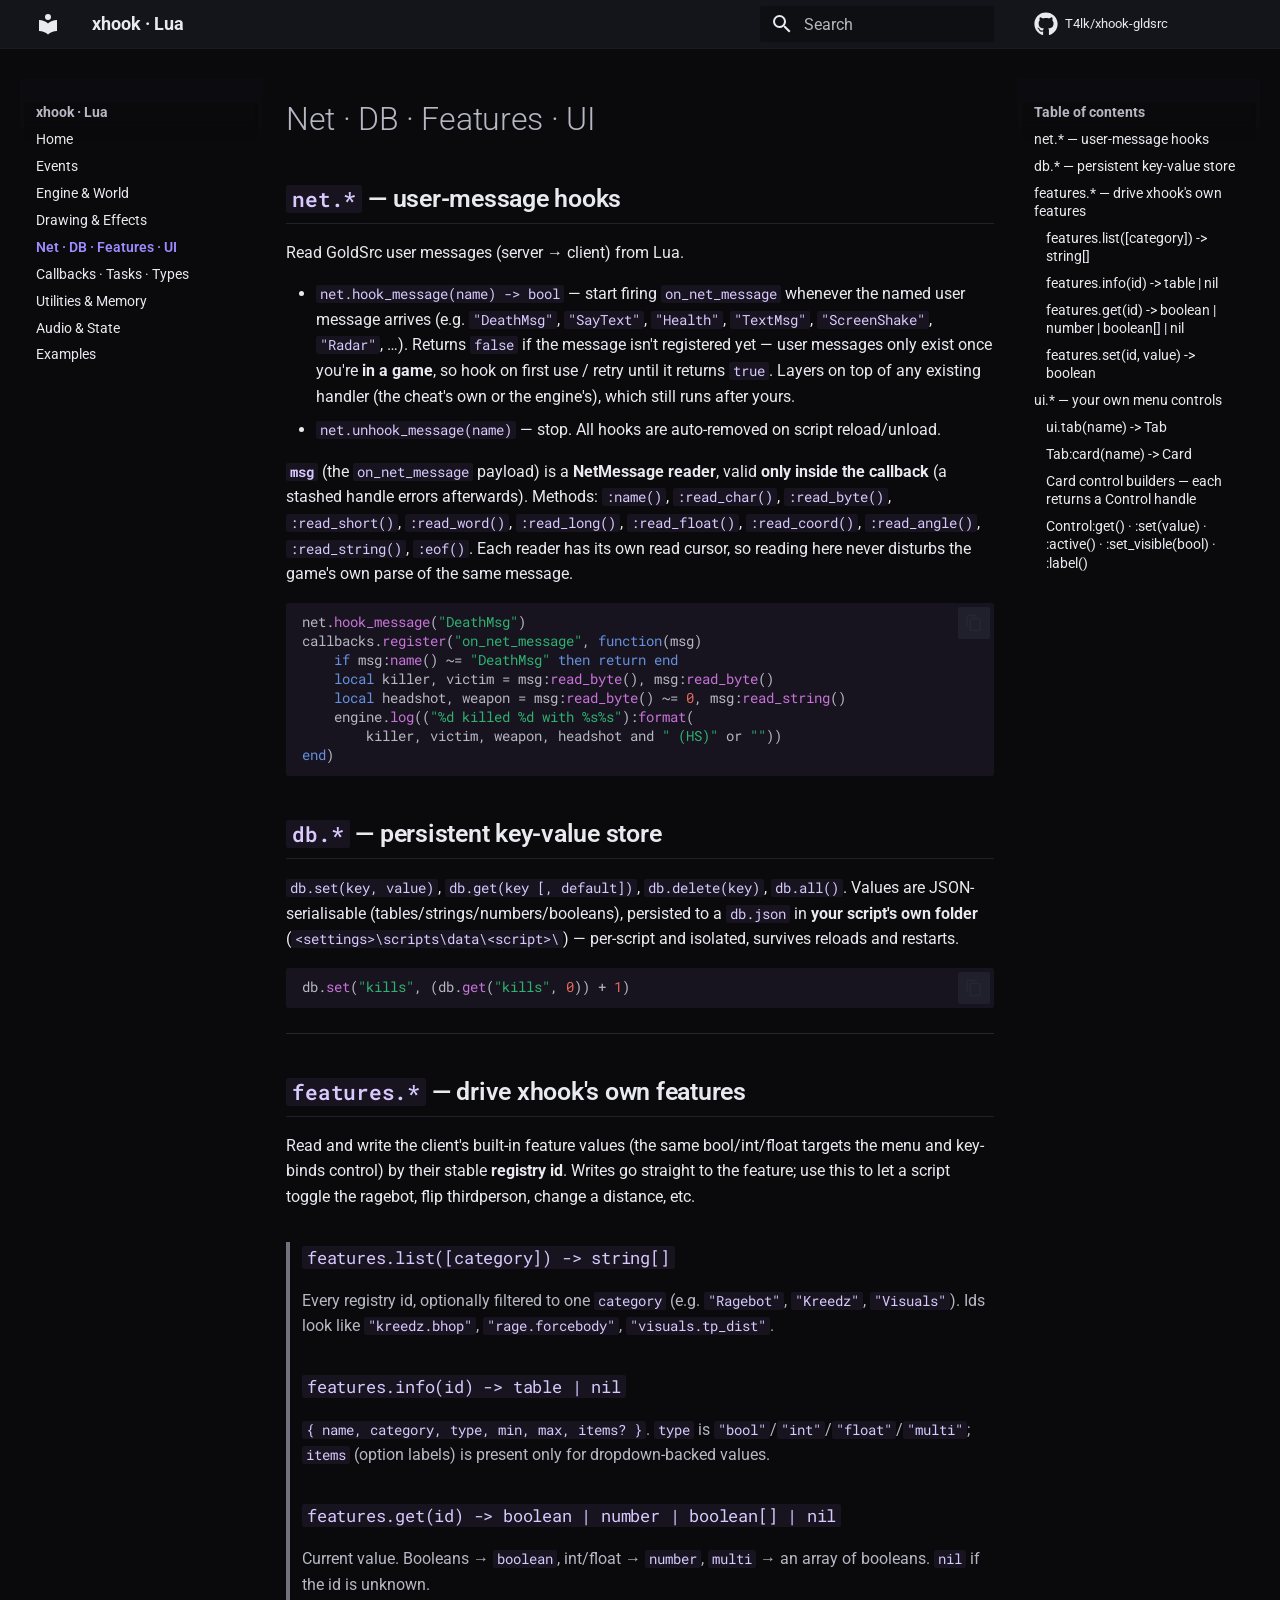
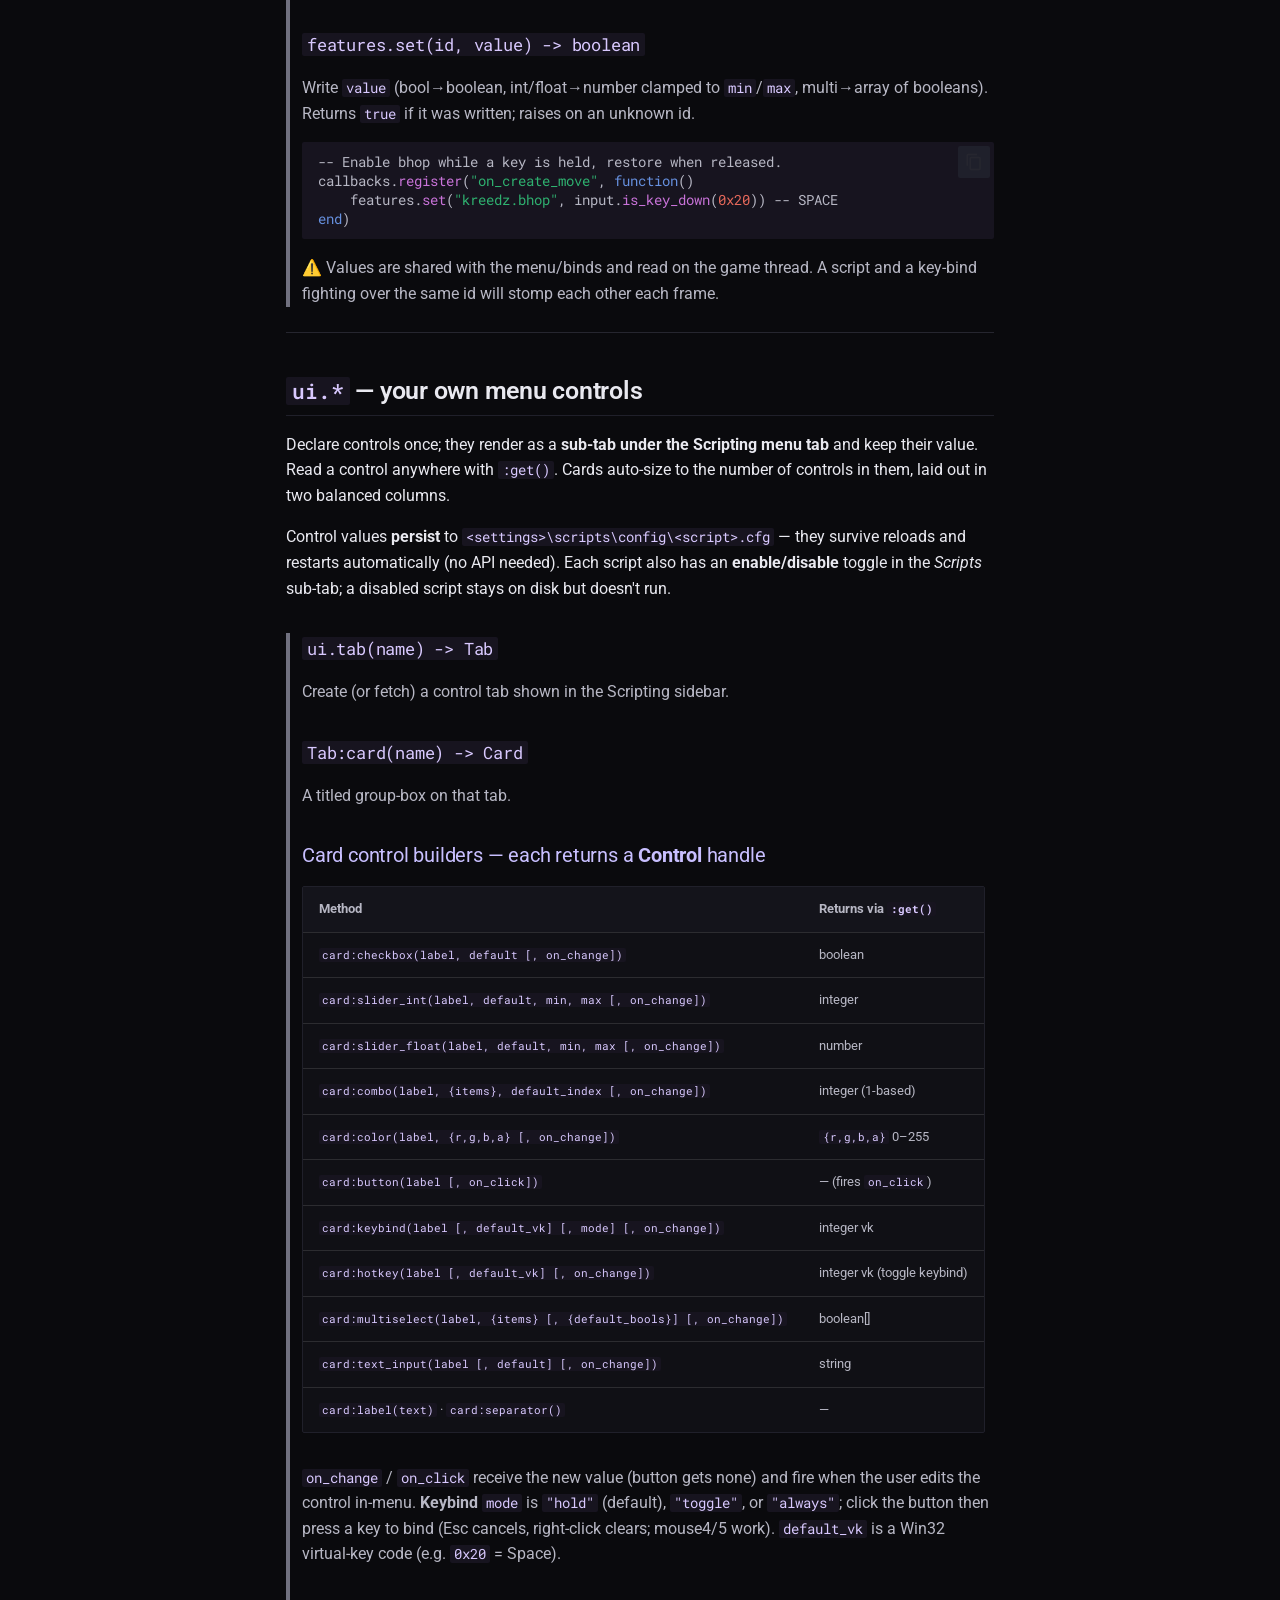
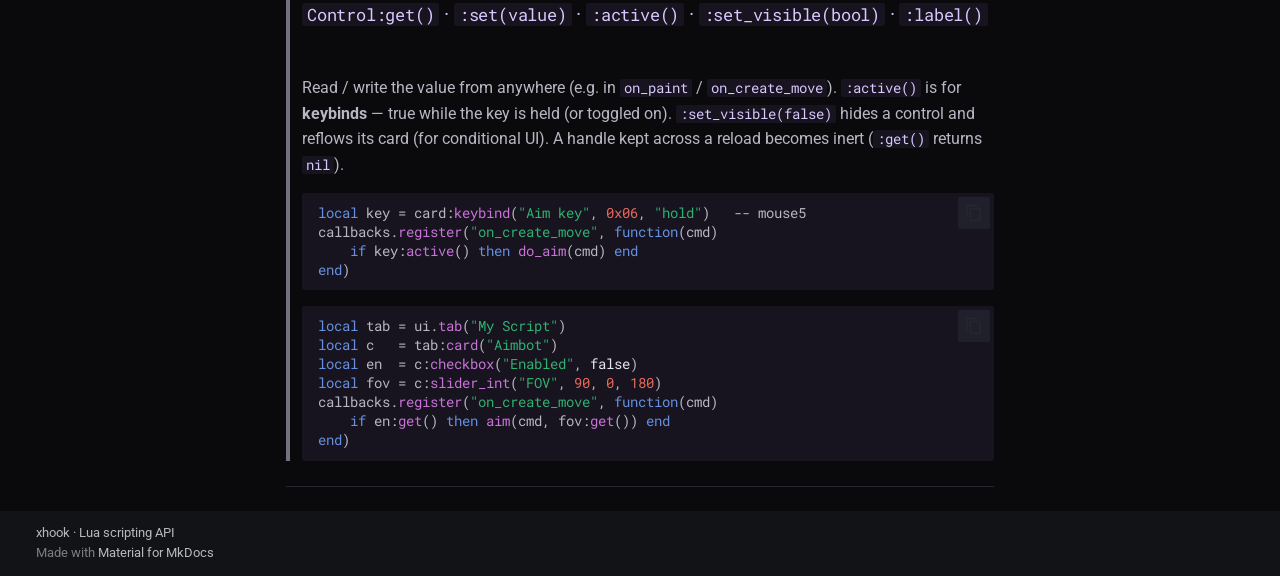
<file: systems/index.html>
<!doctype html>
<html lang="en" class="no-js">
  <head>
    
      <meta charset="utf-8">
      <meta name="viewport" content="width=device-width,initial-scale=1">
      
        <meta name="description" content="Lua scripting API for the xhook CS 1.6 cheat">
      
      
      
        <link rel="canonical" href="https://t4lk.github.io/xhook-lua-docs/systems/">
      
      
        <link rel="prev" href="../drawing/">
      
      
        <link rel="next" href="../types/">
      
      
        
      
      
      <link rel="icon" href="../assets/images/favicon.png">
      <meta name="generator" content="mkdocs-1.6.1, mkdocs-material-9.7.6">
    
    
      
        <title>Net · DB · Features · UI - xhook · Lua</title>
      
    
    
      <link rel="stylesheet" href="../assets/stylesheets/main.484c7ddc.min.css">
      
        
        <link rel="stylesheet" href="../assets/stylesheets/palette.ab4e12ef.min.css">
      
      


    
    
      
    
    
      
        
        
        <link rel="preconnect" href="https://fonts.gstatic.com" crossorigin>
        <link rel="stylesheet" href="https://fonts.googleapis.com/css?family=Roboto:300,300i,400,400i,700,700i%7CRoboto+Mono:400,400i,700,700i&display=fallback">
        <style>:root{--md-text-font:"Roboto";--md-code-font:"Roboto Mono"}</style>
      
    
    
      <link rel="stylesheet" href="../stylesheets/extra.css">
    
    <script>__md_scope=new URL("..",location),__md_hash=e=>[...e].reduce(((e,_)=>(e<<5)-e+_.charCodeAt(0)),0),__md_get=(e,_=localStorage,t=__md_scope)=>JSON.parse(_.getItem(t.pathname+"."+e)),__md_set=(e,_,t=localStorage,a=__md_scope)=>{try{t.setItem(a.pathname+"."+e,JSON.stringify(_))}catch(e){}}</script>
    
      

    
    
  </head>
  
  
    
    
    
    
    
    <body dir="ltr" data-md-color-scheme="slate" data-md-color-primary="black" data-md-color-accent="deep-purple">
  
    
    <input class="md-toggle" data-md-toggle="drawer" type="checkbox" id="__drawer" autocomplete="off">
    <input class="md-toggle" data-md-toggle="search" type="checkbox" id="__search" autocomplete="off">
    <label class="md-overlay" for="__drawer"></label>
    <div data-md-component="skip">
      
        
        <a href="#net-db-features-ui" class="md-skip">
          Skip to content
        </a>
      
    </div>
    <div data-md-component="announce">
      
    </div>
    
    
      

  

<header class="md-header md-header--shadow" data-md-component="header">
  <nav class="md-header__inner md-grid" aria-label="Header">
    <a href=".." title="xhook · Lua" class="md-header__button md-logo" aria-label="xhook · Lua" data-md-component="logo">
      
  
  <svg xmlns="http://www.w3.org/2000/svg" viewBox="0 0 24 24"><path d="M12 8a3 3 0 0 0 3-3 3 3 0 0 0-3-3 3 3 0 0 0-3 3 3 3 0 0 0 3 3m0 3.54C9.64 9.35 6.5 8 3 8v11c3.5 0 6.64 1.35 9 3.54 2.36-2.19 5.5-3.54 9-3.54V8c-3.5 0-6.64 1.35-9 3.54"/></svg>

    </a>
    <label class="md-header__button md-icon" for="__drawer">
      
      <svg xmlns="http://www.w3.org/2000/svg" viewBox="0 0 24 24"><path d="M3 6h18v2H3zm0 5h18v2H3zm0 5h18v2H3z"/></svg>
    </label>
    <div class="md-header__title" data-md-component="header-title">
      <div class="md-header__ellipsis">
        <div class="md-header__topic">
          <span class="md-ellipsis">
            xhook · Lua
          </span>
        </div>
        <div class="md-header__topic" data-md-component="header-topic">
          <span class="md-ellipsis">
            
              Net · DB · Features · UI
            
          </span>
        </div>
      </div>
    </div>
    
      
    
    
    
    
      
      
        <label class="md-header__button md-icon" for="__search">
          
          <svg xmlns="http://www.w3.org/2000/svg" viewBox="0 0 24 24"><path d="M9.5 3A6.5 6.5 0 0 1 16 9.5c0 1.61-.59 3.09-1.56 4.23l.27.27h.79l5 5-1.5 1.5-5-5v-.79l-.27-.27A6.52 6.52 0 0 1 9.5 16 6.5 6.5 0 0 1 3 9.5 6.5 6.5 0 0 1 9.5 3m0 2C7 5 5 7 5 9.5S7 14 9.5 14 14 12 14 9.5 12 5 9.5 5"/></svg>
        </label>
        <div class="md-search" data-md-component="search" role="dialog">
  <label class="md-search__overlay" for="__search"></label>
  <div class="md-search__inner" role="search">
    <form class="md-search__form" name="search">
      <input type="text" class="md-search__input" name="query" aria-label="Search" placeholder="Search" autocapitalize="off" autocorrect="off" autocomplete="off" spellcheck="false" data-md-component="search-query" required>
      <label class="md-search__icon md-icon" for="__search">
        
        <svg xmlns="http://www.w3.org/2000/svg" viewBox="0 0 24 24"><path d="M9.5 3A6.5 6.5 0 0 1 16 9.5c0 1.61-.59 3.09-1.56 4.23l.27.27h.79l5 5-1.5 1.5-5-5v-.79l-.27-.27A6.52 6.52 0 0 1 9.5 16 6.5 6.5 0 0 1 3 9.5 6.5 6.5 0 0 1 9.5 3m0 2C7 5 5 7 5 9.5S7 14 9.5 14 14 12 14 9.5 12 5 9.5 5"/></svg>
        
        <svg xmlns="http://www.w3.org/2000/svg" viewBox="0 0 24 24"><path d="M20 11v2H8l5.5 5.5-1.42 1.42L4.16 12l7.92-7.92L13.5 5.5 8 11z"/></svg>
      </label>
      <nav class="md-search__options" aria-label="Search">
        
        <button type="reset" class="md-search__icon md-icon" title="Clear" aria-label="Clear" tabindex="-1">
          
          <svg xmlns="http://www.w3.org/2000/svg" viewBox="0 0 24 24"><path d="M19 6.41 17.59 5 12 10.59 6.41 5 5 6.41 10.59 12 5 17.59 6.41 19 12 13.41 17.59 19 19 17.59 13.41 12z"/></svg>
        </button>
      </nav>
      
        <div class="md-search__suggest" data-md-component="search-suggest"></div>
      
    </form>
    <div class="md-search__output">
      <div class="md-search__scrollwrap" tabindex="0" data-md-scrollfix>
        <div class="md-search-result" data-md-component="search-result">
          <div class="md-search-result__meta">
            Initializing search
          </div>
          <ol class="md-search-result__list" role="presentation"></ol>
        </div>
      </div>
    </div>
  </div>
</div>
      
    
    
      <div class="md-header__source">
        <a href="https://github.com/T4lk/xhook-gldsrc" title="Go to repository" class="md-source" data-md-component="source">
  <div class="md-source__icon md-icon">
    
    <svg xmlns="http://www.w3.org/2000/svg" viewBox="0 0 512 512"><!--! Font Awesome Free 7.1.0 by @fontawesome - https://fontawesome.com License - https://fontawesome.com/license/free (Icons: CC BY 4.0, Fonts: SIL OFL 1.1, Code: MIT License) Copyright 2025 Fonticons, Inc.--><path d="M173.9 397.4c0 2-2.3 3.6-5.2 3.6-3.3.3-5.6-1.3-5.6-3.6 0-2 2.3-3.6 5.2-3.6 3-.3 5.6 1.3 5.6 3.6m-31.1-4.5c-.7 2 1.3 4.3 4.3 4.9 2.6 1 5.6 0 6.2-2s-1.3-4.3-4.3-5.2c-2.6-.7-5.5.3-6.2 2.3m44.2-1.7c-2.9.7-4.9 2.6-4.6 4.9.3 2 2.9 3.3 5.9 2.6 2.9-.7 4.9-2.6 4.6-4.6-.3-1.9-3-3.2-5.9-2.9M252.8 8C114.1 8 8 113.3 8 252c0 110.9 69.8 205.8 169.5 239.2 12.8 2.3 17.3-5.6 17.3-12.1 0-6.2-.3-40.4-.3-61.4 0 0-70 15-84.7-29.8 0 0-11.4-29.1-27.8-36.6 0 0-22.9-15.7 1.6-15.4 0 0 24.9 2 38.6 25.8 21.9 38.6 58.6 27.5 72.9 20.9 2.3-16 8.8-27.1 16-33.7-55.9-6.2-112.3-14.3-112.3-110.5 0-27.5 7.6-41.3 23.6-58.9-2.6-6.5-11.1-33.3 2.6-67.9 20.9-6.5 69 27 69 27 20-5.6 41.5-8.5 62.8-8.5s42.8 2.9 62.8 8.5c0 0 48.1-33.6 69-27 13.7 34.7 5.2 61.4 2.6 67.9 16 17.7 25.8 31.5 25.8 58.9 0 96.5-58.9 104.2-114.8 110.5 9.2 7.9 17 22.9 17 46.4 0 33.7-.3 75.4-.3 83.6 0 6.5 4.6 14.4 17.3 12.1C436.2 457.8 504 362.9 504 252 504 113.3 391.5 8 252.8 8M105.2 352.9c-1.3 1-1 3.3.7 5.2 1.6 1.6 3.9 2.3 5.2 1 1.3-1 1-3.3-.7-5.2-1.6-1.6-3.9-2.3-5.2-1m-10.8-8.1c-.7 1.3.3 2.9 2.3 3.9 1.6 1 3.6.7 4.3-.7.7-1.3-.3-2.9-2.3-3.9-2-.6-3.6-.3-4.3.7m32.4 35.6c-1.6 1.3-1 4.3 1.3 6.2 2.3 2.3 5.2 2.6 6.5 1 1.3-1.3.7-4.3-1.3-6.2-2.2-2.3-5.2-2.6-6.5-1m-11.4-14.7c-1.6 1-1.6 3.6 0 5.9s4.3 3.3 5.6 2.3c1.6-1.3 1.6-3.9 0-6.2-1.4-2.3-4-3.3-5.6-2"/></svg>
  </div>
  <div class="md-source__repository">
    T4lk/xhook-gldsrc
  </div>
</a>
      </div>
    
  </nav>
  
</header>
    
    <div class="md-container" data-md-component="container">
      
      
        
          
        
      
      <main class="md-main" data-md-component="main">
        <div class="md-main__inner md-grid">
          
            
              
              <div class="md-sidebar md-sidebar--primary" data-md-component="sidebar" data-md-type="navigation" >
                <div class="md-sidebar__scrollwrap">
                  <div class="md-sidebar__inner">
                    



<nav class="md-nav md-nav--primary" aria-label="Navigation" data-md-level="0">
  <label class="md-nav__title" for="__drawer">
    <a href=".." title="xhook · Lua" class="md-nav__button md-logo" aria-label="xhook · Lua" data-md-component="logo">
      
  
  <svg xmlns="http://www.w3.org/2000/svg" viewBox="0 0 24 24"><path d="M12 8a3 3 0 0 0 3-3 3 3 0 0 0-3-3 3 3 0 0 0-3 3 3 3 0 0 0 3 3m0 3.54C9.64 9.35 6.5 8 3 8v11c3.5 0 6.64 1.35 9 3.54 2.36-2.19 5.5-3.54 9-3.54V8c-3.5 0-6.64 1.35-9 3.54"/></svg>

    </a>
    xhook · Lua
  </label>
  
    <div class="md-nav__source">
      <a href="https://github.com/T4lk/xhook-gldsrc" title="Go to repository" class="md-source" data-md-component="source">
  <div class="md-source__icon md-icon">
    
    <svg xmlns="http://www.w3.org/2000/svg" viewBox="0 0 512 512"><!--! Font Awesome Free 7.1.0 by @fontawesome - https://fontawesome.com License - https://fontawesome.com/license/free (Icons: CC BY 4.0, Fonts: SIL OFL 1.1, Code: MIT License) Copyright 2025 Fonticons, Inc.--><path d="M173.9 397.4c0 2-2.3 3.6-5.2 3.6-3.3.3-5.6-1.3-5.6-3.6 0-2 2.3-3.6 5.2-3.6 3-.3 5.6 1.3 5.6 3.6m-31.1-4.5c-.7 2 1.3 4.3 4.3 4.9 2.6 1 5.6 0 6.2-2s-1.3-4.3-4.3-5.2c-2.6-.7-5.5.3-6.2 2.3m44.2-1.7c-2.9.7-4.9 2.6-4.6 4.9.3 2 2.9 3.3 5.9 2.6 2.9-.7 4.9-2.6 4.6-4.6-.3-1.9-3-3.2-5.9-2.9M252.8 8C114.1 8 8 113.3 8 252c0 110.9 69.8 205.8 169.5 239.2 12.8 2.3 17.3-5.6 17.3-12.1 0-6.2-.3-40.4-.3-61.4 0 0-70 15-84.7-29.8 0 0-11.4-29.1-27.8-36.6 0 0-22.9-15.7 1.6-15.4 0 0 24.9 2 38.6 25.8 21.9 38.6 58.6 27.5 72.9 20.9 2.3-16 8.8-27.1 16-33.7-55.9-6.2-112.3-14.3-112.3-110.5 0-27.5 7.6-41.3 23.6-58.9-2.6-6.5-11.1-33.3 2.6-67.9 20.9-6.5 69 27 69 27 20-5.6 41.5-8.5 62.8-8.5s42.8 2.9 62.8 8.5c0 0 48.1-33.6 69-27 13.7 34.7 5.2 61.4 2.6 67.9 16 17.7 25.8 31.5 25.8 58.9 0 96.5-58.9 104.2-114.8 110.5 9.2 7.9 17 22.9 17 46.4 0 33.7-.3 75.4-.3 83.6 0 6.5 4.6 14.4 17.3 12.1C436.2 457.8 504 362.9 504 252 504 113.3 391.5 8 252.8 8M105.2 352.9c-1.3 1-1 3.3.7 5.2 1.6 1.6 3.9 2.3 5.2 1 1.3-1 1-3.3-.7-5.2-1.6-1.6-3.9-2.3-5.2-1m-10.8-8.1c-.7 1.3.3 2.9 2.3 3.9 1.6 1 3.6.7 4.3-.7.7-1.3-.3-2.9-2.3-3.9-2-.6-3.6-.3-4.3.7m32.4 35.6c-1.6 1.3-1 4.3 1.3 6.2 2.3 2.3 5.2 2.6 6.5 1 1.3-1.3.7-4.3-1.3-6.2-2.2-2.3-5.2-2.6-6.5-1m-11.4-14.7c-1.6 1-1.6 3.6 0 5.9s4.3 3.3 5.6 2.3c1.6-1.3 1.6-3.9 0-6.2-1.4-2.3-4-3.3-5.6-2"/></svg>
  </div>
  <div class="md-source__repository">
    T4lk/xhook-gldsrc
  </div>
</a>
    </div>
  
  <ul class="md-nav__list" data-md-scrollfix>
    
      
      
  
  
  
  
    <li class="md-nav__item">
      <a href=".." class="md-nav__link">
        
  
  
  <span class="md-ellipsis">
    
  
    Home
  

    
  </span>
  
  

      </a>
    </li>
  

    
      
      
  
  
  
  
    <li class="md-nav__item">
      <a href="../events/" class="md-nav__link">
        
  
  
  <span class="md-ellipsis">
    
  
    Events
  

    
  </span>
  
  

      </a>
    </li>
  

    
      
      
  
  
  
  
    <li class="md-nav__item">
      <a href="../engine-world/" class="md-nav__link">
        
  
  
  <span class="md-ellipsis">
    
  
    Engine & World
  

    
  </span>
  
  

      </a>
    </li>
  

    
      
      
  
  
  
  
    <li class="md-nav__item">
      <a href="../drawing/" class="md-nav__link">
        
  
  
  <span class="md-ellipsis">
    
  
    Drawing & Effects
  

    
  </span>
  
  

      </a>
    </li>
  

    
      
      
  
  
    
  
  
  
    <li class="md-nav__item md-nav__item--active">
      
      <input class="md-nav__toggle md-toggle" type="checkbox" id="__toc">
      
      
        
      
      
        <label class="md-nav__link md-nav__link--active" for="__toc">
          
  
  
  <span class="md-ellipsis">
    
  
    Net · DB · Features · UI
  

    
  </span>
  
  

          <span class="md-nav__icon md-icon"></span>
        </label>
      
      <a href="./" class="md-nav__link md-nav__link--active">
        
  
  
  <span class="md-ellipsis">
    
  
    Net · DB · Features · UI
  

    
  </span>
  
  

      </a>
      
        

<nav class="md-nav md-nav--secondary" aria-label="Table of contents">
  
  
  
    
  
  
    <label class="md-nav__title" for="__toc">
      <span class="md-nav__icon md-icon"></span>
      Table of contents
    </label>
    <ul class="md-nav__list" data-md-component="toc" data-md-scrollfix>
      
        <li class="md-nav__item">
  <a href="#net-user-message-hooks" class="md-nav__link">
    <span class="md-ellipsis">
      
        net.* — user-message hooks
      
    </span>
  </a>
  
</li>
      
        <li class="md-nav__item">
  <a href="#db-persistent-key-value-store" class="md-nav__link">
    <span class="md-ellipsis">
      
        db.* — persistent key-value store
      
    </span>
  </a>
  
</li>
      
        <li class="md-nav__item">
  <a href="#features-drive-xhooks-own-features" class="md-nav__link">
    <span class="md-ellipsis">
      
        features.* — drive xhook's own features
      
    </span>
  </a>
  
    <nav class="md-nav" aria-label="features.* — drive xhook&#39;s own features">
      <ul class="md-nav__list">
        
          <li class="md-nav__item">
  <a href="#featureslistcategory-string" class="md-nav__link">
    <span class="md-ellipsis">
      
        features.list([category]) -&gt; string[]
      
    </span>
  </a>
  
</li>
        
          <li class="md-nav__item">
  <a href="#featuresinfoid-table-nil" class="md-nav__link">
    <span class="md-ellipsis">
      
        features.info(id) -&gt; table | nil
      
    </span>
  </a>
  
</li>
        
          <li class="md-nav__item">
  <a href="#featuresgetid-boolean-number-boolean-nil" class="md-nav__link">
    <span class="md-ellipsis">
      
        features.get(id) -&gt; boolean | number | boolean[] | nil
      
    </span>
  </a>
  
</li>
        
          <li class="md-nav__item">
  <a href="#featuressetid-value-boolean" class="md-nav__link">
    <span class="md-ellipsis">
      
        features.set(id, value) -&gt; boolean
      
    </span>
  </a>
  
</li>
        
      </ul>
    </nav>
  
</li>
      
        <li class="md-nav__item">
  <a href="#ui-your-own-menu-controls" class="md-nav__link">
    <span class="md-ellipsis">
      
        ui.* — your own menu controls
      
    </span>
  </a>
  
    <nav class="md-nav" aria-label="ui.* — your own menu controls">
      <ul class="md-nav__list">
        
          <li class="md-nav__item">
  <a href="#uitabname-tab" class="md-nav__link">
    <span class="md-ellipsis">
      
        ui.tab(name) -&gt; Tab
      
    </span>
  </a>
  
</li>
        
          <li class="md-nav__item">
  <a href="#tabcardname-card" class="md-nav__link">
    <span class="md-ellipsis">
      
        Tab:card(name) -&gt; Card
      
    </span>
  </a>
  
</li>
        
          <li class="md-nav__item">
  <a href="#card-control-builders-each-returns-a-control-handle" class="md-nav__link">
    <span class="md-ellipsis">
      
        Card control builders — each returns a Control handle
      
    </span>
  </a>
  
</li>
        
          <li class="md-nav__item">
  <a href="#controlget-setvalue-active-set_visiblebool-label" class="md-nav__link">
    <span class="md-ellipsis">
      
        Control:get() · :set(value) · :active() · :set_visible(bool) · :label()
      
    </span>
  </a>
  
</li>
        
      </ul>
    </nav>
  
</li>
      
    </ul>
  
</nav>
      
    </li>
  

    
      
      
  
  
  
  
    <li class="md-nav__item">
      <a href="../types/" class="md-nav__link">
        
  
  
  <span class="md-ellipsis">
    
  
    Callbacks · Tasks · Types
  

    
  </span>
  
  

      </a>
    </li>
  

    
      
      
  
  
  
  
    <li class="md-nav__item">
      <a href="../utilities/" class="md-nav__link">
        
  
  
  <span class="md-ellipsis">
    
  
    Utilities & Memory
  

    
  </span>
  
  

      </a>
    </li>
  

    
      
      
  
  
  
  
    <li class="md-nav__item">
      <a href="../audio-misc/" class="md-nav__link">
        
  
  
  <span class="md-ellipsis">
    
  
    Audio & State
  

    
  </span>
  
  

      </a>
    </li>
  

    
      
      
  
  
  
  
    <li class="md-nav__item">
      <a href="../examples/" class="md-nav__link">
        
  
  
  <span class="md-ellipsis">
    
  
    Examples
  

    
  </span>
  
  

      </a>
    </li>
  

    
  </ul>
</nav>
                  </div>
                </div>
              </div>
            
            
              
              <div class="md-sidebar md-sidebar--secondary" data-md-component="sidebar" data-md-type="toc" >
                <div class="md-sidebar__scrollwrap">
                  <div class="md-sidebar__inner">
                    

<nav class="md-nav md-nav--secondary" aria-label="Table of contents">
  
  
  
    
  
  
    <label class="md-nav__title" for="__toc">
      <span class="md-nav__icon md-icon"></span>
      Table of contents
    </label>
    <ul class="md-nav__list" data-md-component="toc" data-md-scrollfix>
      
        <li class="md-nav__item">
  <a href="#net-user-message-hooks" class="md-nav__link">
    <span class="md-ellipsis">
      
        net.* — user-message hooks
      
    </span>
  </a>
  
</li>
      
        <li class="md-nav__item">
  <a href="#db-persistent-key-value-store" class="md-nav__link">
    <span class="md-ellipsis">
      
        db.* — persistent key-value store
      
    </span>
  </a>
  
</li>
      
        <li class="md-nav__item">
  <a href="#features-drive-xhooks-own-features" class="md-nav__link">
    <span class="md-ellipsis">
      
        features.* — drive xhook's own features
      
    </span>
  </a>
  
    <nav class="md-nav" aria-label="features.* — drive xhook&#39;s own features">
      <ul class="md-nav__list">
        
          <li class="md-nav__item">
  <a href="#featureslistcategory-string" class="md-nav__link">
    <span class="md-ellipsis">
      
        features.list([category]) -&gt; string[]
      
    </span>
  </a>
  
</li>
        
          <li class="md-nav__item">
  <a href="#featuresinfoid-table-nil" class="md-nav__link">
    <span class="md-ellipsis">
      
        features.info(id) -&gt; table | nil
      
    </span>
  </a>
  
</li>
        
          <li class="md-nav__item">
  <a href="#featuresgetid-boolean-number-boolean-nil" class="md-nav__link">
    <span class="md-ellipsis">
      
        features.get(id) -&gt; boolean | number | boolean[] | nil
      
    </span>
  </a>
  
</li>
        
          <li class="md-nav__item">
  <a href="#featuressetid-value-boolean" class="md-nav__link">
    <span class="md-ellipsis">
      
        features.set(id, value) -&gt; boolean
      
    </span>
  </a>
  
</li>
        
      </ul>
    </nav>
  
</li>
      
        <li class="md-nav__item">
  <a href="#ui-your-own-menu-controls" class="md-nav__link">
    <span class="md-ellipsis">
      
        ui.* — your own menu controls
      
    </span>
  </a>
  
    <nav class="md-nav" aria-label="ui.* — your own menu controls">
      <ul class="md-nav__list">
        
          <li class="md-nav__item">
  <a href="#uitabname-tab" class="md-nav__link">
    <span class="md-ellipsis">
      
        ui.tab(name) -&gt; Tab
      
    </span>
  </a>
  
</li>
        
          <li class="md-nav__item">
  <a href="#tabcardname-card" class="md-nav__link">
    <span class="md-ellipsis">
      
        Tab:card(name) -&gt; Card
      
    </span>
  </a>
  
</li>
        
          <li class="md-nav__item">
  <a href="#card-control-builders-each-returns-a-control-handle" class="md-nav__link">
    <span class="md-ellipsis">
      
        Card control builders — each returns a Control handle
      
    </span>
  </a>
  
</li>
        
          <li class="md-nav__item">
  <a href="#controlget-setvalue-active-set_visiblebool-label" class="md-nav__link">
    <span class="md-ellipsis">
      
        Control:get() · :set(value) · :active() · :set_visible(bool) · :label()
      
    </span>
  </a>
  
</li>
        
      </ul>
    </nav>
  
</li>
      
    </ul>
  
</nav>
                  </div>
                </div>
              </div>
            
          
          
            <div class="md-content" data-md-component="content">
              
              <article class="md-content__inner md-typeset">
                
                  


  
  


<h1 id="net-db-features-ui">Net · DB · Features · UI<a class="headerlink" href="#net-db-features-ui" title="Permanent link">&para;</a></h1>
<h2 id="net-user-message-hooks"><code>net.*</code> — user-message hooks<a class="headerlink" href="#net-user-message-hooks" title="Permanent link">&para;</a></h2>
<p>Read GoldSrc user messages (server → client) from Lua.</p>
<ul>
<li><code>net.hook_message(name) -&gt; bool</code> — start firing <code>on_net_message</code> whenever the
  named user message arrives (e.g. <code>"DeathMsg"</code>, <code>"SayText"</code>, <code>"Health"</code>,
  <code>"TextMsg"</code>, <code>"ScreenShake"</code>, <code>"Radar"</code>, …). Returns <code>false</code> if the message
  isn't registered yet — user messages only exist once you're <strong>in a game</strong>, so
  hook on first use / retry until it returns <code>true</code>. Layers on top of any existing
  handler (the cheat's own or the engine's), which still runs after yours.</li>
<li><code>net.unhook_message(name)</code> — stop. All hooks are auto-removed on script
  reload/unload.</li>
</ul>
<p><strong><code>msg</code></strong> (the <code>on_net_message</code> payload) is a <strong>NetMessage reader</strong>, valid <strong>only
inside the callback</strong> (a stashed handle errors afterwards). Methods:
<code>:name()</code>, <code>:read_char()</code>, <code>:read_byte()</code>, <code>:read_short()</code>, <code>:read_word()</code>,
<code>:read_long()</code>, <code>:read_float()</code>, <code>:read_coord()</code>, <code>:read_angle()</code>,
<code>:read_string()</code>, <code>:eof()</code>. Each reader has its own read cursor, so reading here
never disturbs the game's own parse of the same message.</p>
<div class="highlight"><pre><span></span><code><span id="__span-0-1"><a id="__codelineno-0-1" name="__codelineno-0-1" href="#__codelineno-0-1"></a><span class="nv">net</span><span class="p">.</span><span class="nf">hook_message</span><span class="p">(</span><span class="s2">&quot;DeathMsg&quot;</span><span class="p">)</span>
</span><span id="__span-0-2"><a id="__codelineno-0-2" name="__codelineno-0-2" href="#__codelineno-0-2"></a><span class="nv">callbacks</span><span class="p">.</span><span class="nf">register</span><span class="p">(</span><span class="s2">&quot;on_net_message&quot;</span><span class="p">,</span><span class="w"> </span><span class="kr">function</span><span class="p">(</span><span class="nv">msg</span><span class="p">)</span>
</span><span id="__span-0-3"><a id="__codelineno-0-3" name="__codelineno-0-3" href="#__codelineno-0-3"></a><span class="w">    </span><span class="kr">if</span><span class="w"> </span><span class="nv">msg</span><span class="p">:</span><span class="nf">name</span><span class="p">()</span><span class="w"> </span><span class="o">~=</span><span class="w"> </span><span class="s2">&quot;DeathMsg&quot;</span><span class="w"> </span><span class="kr">then</span><span class="w"> </span><span class="kr">return</span><span class="w"> </span><span class="kr">end</span>
</span><span id="__span-0-4"><a id="__codelineno-0-4" name="__codelineno-0-4" href="#__codelineno-0-4"></a><span class="w">    </span><span class="kd">local</span><span class="w"> </span><span class="nv">killer</span><span class="p">,</span><span class="w"> </span><span class="nv">victim</span><span class="w"> </span><span class="o">=</span><span class="w"> </span><span class="nv">msg</span><span class="p">:</span><span class="nf">read_byte</span><span class="p">(),</span><span class="w"> </span><span class="nv">msg</span><span class="p">:</span><span class="nf">read_byte</span><span class="p">()</span>
</span><span id="__span-0-5"><a id="__codelineno-0-5" name="__codelineno-0-5" href="#__codelineno-0-5"></a><span class="w">    </span><span class="kd">local</span><span class="w"> </span><span class="nv">headshot</span><span class="p">,</span><span class="w"> </span><span class="nv">weapon</span><span class="w"> </span><span class="o">=</span><span class="w"> </span><span class="nv">msg</span><span class="p">:</span><span class="nf">read_byte</span><span class="p">()</span><span class="w"> </span><span class="o">~=</span><span class="w"> </span><span class="mi">0</span><span class="p">,</span><span class="w"> </span><span class="nv">msg</span><span class="p">:</span><span class="nf">read_string</span><span class="p">()</span>
</span><span id="__span-0-6"><a id="__codelineno-0-6" name="__codelineno-0-6" href="#__codelineno-0-6"></a><span class="w">    </span><span class="nv">engine</span><span class="p">.</span><span class="nf">log</span><span class="p">((</span><span class="s2">&quot;%d killed %d with %s%s&quot;</span><span class="p">):</span><span class="nf">format</span><span class="p">(</span>
</span><span id="__span-0-7"><a id="__codelineno-0-7" name="__codelineno-0-7" href="#__codelineno-0-7"></a><span class="w">        </span><span class="nv">killer</span><span class="p">,</span><span class="w"> </span><span class="nv">victim</span><span class="p">,</span><span class="w"> </span><span class="nv">weapon</span><span class="p">,</span><span class="w"> </span><span class="nv">headshot</span><span class="w"> </span><span class="ow">and</span><span class="w"> </span><span class="s2">&quot; (HS)&quot;</span><span class="w"> </span><span class="ow">or</span><span class="w"> </span><span class="s2">&quot;&quot;</span><span class="p">))</span>
</span><span id="__span-0-8"><a id="__codelineno-0-8" name="__codelineno-0-8" href="#__codelineno-0-8"></a><span class="kr">end</span><span class="p">)</span>
</span></code></pre></div>
<h2 id="db-persistent-key-value-store"><code>db.*</code> — persistent key-value store<a class="headerlink" href="#db-persistent-key-value-store" title="Permanent link">&para;</a></h2>
<p><code>db.set(key, value)</code>, <code>db.get(key [, default])</code>, <code>db.delete(key)</code>, <code>db.all()</code>.
Values are JSON-serialisable (tables/strings/numbers/booleans), persisted to a
<code>db.json</code> in <strong>your script's own folder</strong> (<code>&lt;settings&gt;\scripts\data\&lt;script&gt;\</code>) —
per-script and isolated, survives reloads and restarts.
<div class="highlight"><pre><span></span><code><span id="__span-1-1"><a id="__codelineno-1-1" name="__codelineno-1-1" href="#__codelineno-1-1"></a><span class="nv">db</span><span class="p">.</span><span class="nf">set</span><span class="p">(</span><span class="s2">&quot;kills&quot;</span><span class="p">,</span><span class="w"> </span><span class="p">(</span><span class="nv">db</span><span class="p">.</span><span class="nf">get</span><span class="p">(</span><span class="s2">&quot;kills&quot;</span><span class="p">,</span><span class="w"> </span><span class="mi">0</span><span class="p">))</span><span class="w"> </span><span class="o">+</span><span class="w"> </span><span class="mi">1</span><span class="p">)</span>
</span></code></pre></div></p>
<hr />
<h2 id="features-drive-xhooks-own-features"><code>features.*</code> — drive xhook's own features<a class="headerlink" href="#features-drive-xhooks-own-features" title="Permanent link">&para;</a></h2>
<p>Read and write the client's built-in feature values (the same bool/int/float
targets the menu and key-binds control) by their stable <strong>registry id</strong>. Writes
go straight to the feature; use this to let a script toggle the ragebot, flip
thirdperson, change a distance, etc.</p>
<blockquote>
<h3 id="featureslistcategory-string"><code>features.list([category]) -&gt; string[]</code><a class="headerlink" href="#featureslistcategory-string" title="Permanent link">&para;</a></h3>
<p>Every registry id, optionally filtered to one <code>category</code> (e.g. <code>"Ragebot"</code>,
<code>"Kreedz"</code>, <code>"Visuals"</code>). Ids look like <code>"kreedz.bhop"</code>, <code>"rage.forcebody"</code>,
<code>"visuals.tp_dist"</code>.</p>
<h3 id="featuresinfoid-table-nil"><code>features.info(id) -&gt; table | nil</code><a class="headerlink" href="#featuresinfoid-table-nil" title="Permanent link">&para;</a></h3>
<p><code>{ name, category, type, min, max, items? }</code>. <code>type</code> is
<code>"bool"</code>/<code>"int"</code>/<code>"float"</code>/<code>"multi"</code>; <code>items</code> (option labels) is present only
for dropdown-backed values.</p>
<h3 id="featuresgetid-boolean-number-boolean-nil"><code>features.get(id) -&gt; boolean | number | boolean[] | nil</code><a class="headerlink" href="#featuresgetid-boolean-number-boolean-nil" title="Permanent link">&para;</a></h3>
<p>Current value. Booleans → <code>boolean</code>, int/float → <code>number</code>, <code>multi</code> → an array
of booleans. <code>nil</code> if the id is unknown.</p>
<h3 id="featuressetid-value-boolean"><code>features.set(id, value) -&gt; boolean</code><a class="headerlink" href="#featuressetid-value-boolean" title="Permanent link">&para;</a></h3>
<p>Write <code>value</code> (bool→boolean, int/float→number clamped to <code>min</code>/<code>max</code>,
multi→array of booleans). Returns <code>true</code> if it was written; raises on an
unknown id.
<div class="highlight"><pre><span></span><code><span id="__span-2-1"><a id="__codelineno-2-1" name="__codelineno-2-1" href="#__codelineno-2-1"></a><span class="c1">-- Enable bhop while a key is held, restore when released.</span>
</span><span id="__span-2-2"><a id="__codelineno-2-2" name="__codelineno-2-2" href="#__codelineno-2-2"></a><span class="nv">callbacks</span><span class="p">.</span><span class="nf">register</span><span class="p">(</span><span class="s2">&quot;on_create_move&quot;</span><span class="p">,</span><span class="w"> </span><span class="kr">function</span><span class="p">()</span>
</span><span id="__span-2-3"><a id="__codelineno-2-3" name="__codelineno-2-3" href="#__codelineno-2-3"></a><span class="w">    </span><span class="nv">features</span><span class="p">.</span><span class="nf">set</span><span class="p">(</span><span class="s2">&quot;kreedz.bhop&quot;</span><span class="p">,</span><span class="w"> </span><span class="nv">input</span><span class="p">.</span><span class="nf">is_key_down</span><span class="p">(</span><span class="mh">0x20</span><span class="p">))</span><span class="w"> </span><span class="c1">-- SPACE</span>
</span><span id="__span-2-4"><a id="__codelineno-2-4" name="__codelineno-2-4" href="#__codelineno-2-4"></a><span class="kr">end</span><span class="p">)</span>
</span></code></pre></div></p>
<p>⚠️ Values are shared with the menu/binds and read on the game thread. A script
and a key-bind fighting over the same id will stomp each other each frame.</p>
</blockquote>
<hr />
<h2 id="ui-your-own-menu-controls"><code>ui.*</code> — your own menu controls<a class="headerlink" href="#ui-your-own-menu-controls" title="Permanent link">&para;</a></h2>
<p>Declare controls once; they render as a <strong>sub-tab under the Scripting menu tab</strong>
and keep their value. Read a control anywhere with <code>:get()</code>. Cards auto-size to
the number of controls in them, laid out in two balanced columns.</p>
<p>Control values <strong>persist</strong> to <code>&lt;settings&gt;\scripts\config\&lt;script&gt;.cfg</code> — they
survive reloads and restarts automatically (no API needed). Each script also has
an <strong>enable/disable</strong> toggle in the <em>Scripts</em> sub-tab; a disabled script stays on
disk but doesn't run.</p>
<blockquote>
<h3 id="uitabname-tab"><code>ui.tab(name) -&gt; Tab</code><a class="headerlink" href="#uitabname-tab" title="Permanent link">&para;</a></h3>
<p>Create (or fetch) a control tab shown in the Scripting sidebar.</p>
<h3 id="tabcardname-card"><code>Tab:card(name) -&gt; Card</code><a class="headerlink" href="#tabcardname-card" title="Permanent link">&para;</a></h3>
<p>A titled group-box on that tab.</p>
<h3 id="card-control-builders-each-returns-a-control-handle">Card control builders — each returns a <strong>Control</strong> handle<a class="headerlink" href="#card-control-builders-each-returns-a-control-handle" title="Permanent link">&para;</a></h3>
<table>
<thead>
<tr>
<th>Method</th>
<th>Returns via <code>:get()</code></th>
</tr>
</thead>
<tbody>
<tr>
<td><code>card:checkbox(label, default [, on_change])</code></td>
<td>boolean</td>
</tr>
<tr>
<td><code>card:slider_int(label, default, min, max [, on_change])</code></td>
<td>integer</td>
</tr>
<tr>
<td><code>card:slider_float(label, default, min, max [, on_change])</code></td>
<td>number</td>
</tr>
<tr>
<td><code>card:combo(label, {items}, default_index [, on_change])</code></td>
<td>integer (1-based)</td>
</tr>
<tr>
<td><code>card:color(label, {r,g,b,a} [, on_change])</code></td>
<td><code>{r,g,b,a}</code> 0–255</td>
</tr>
<tr>
<td><code>card:button(label [, on_click])</code></td>
<td>— (fires <code>on_click</code>)</td>
</tr>
<tr>
<td><code>card:keybind(label [, default_vk] [, mode] [, on_change])</code></td>
<td>integer vk</td>
</tr>
<tr>
<td><code>card:hotkey(label [, default_vk] [, on_change])</code></td>
<td>integer vk (toggle keybind)</td>
</tr>
<tr>
<td><code>card:multiselect(label, {items} [, {default_bools}] [, on_change])</code></td>
<td>boolean[]</td>
</tr>
<tr>
<td><code>card:text_input(label [, default] [, on_change])</code></td>
<td>string</td>
</tr>
<tr>
<td><code>card:label(text)</code> · <code>card:separator()</code></td>
<td>—</td>
</tr>
</tbody>
</table>
<p><code>on_change</code> / <code>on_click</code> receive the new value (button gets none) and fire when
the user edits the control in-menu. <strong>Keybind</strong> <code>mode</code> is <code>"hold"</code> (default),
<code>"toggle"</code>, or <code>"always"</code>; click the button then press a key to bind (Esc
cancels, right-click clears; mouse4/5 work). <code>default_vk</code> is a Win32 virtual-key
code (e.g. <code>0x20</code> = Space).</p>
<h3 id="controlget-setvalue-active-set_visiblebool-label"><code>Control:get()</code> · <code>:set(value)</code> · <code>:active()</code> · <code>:set_visible(bool)</code> · <code>:label()</code><a class="headerlink" href="#controlget-setvalue-active-set_visiblebool-label" title="Permanent link">&para;</a></h3>
<p>Read / write the value from anywhere (e.g. in <code>on_paint</code> / <code>on_create_move</code>).
<code>:active()</code> is for <strong>keybinds</strong> — true while the key is held (or toggled on).
<code>:set_visible(false)</code> hides a control and reflows its card (for conditional UI).
A handle kept across a reload becomes inert (<code>:get()</code> returns <code>nil</code>).
<div class="highlight"><pre><span></span><code><span id="__span-3-1"><a id="__codelineno-3-1" name="__codelineno-3-1" href="#__codelineno-3-1"></a><span class="kd">local</span><span class="w"> </span><span class="nv">key</span><span class="w"> </span><span class="o">=</span><span class="w"> </span><span class="nv">card</span><span class="p">:</span><span class="nf">keybind</span><span class="p">(</span><span class="s2">&quot;Aim key&quot;</span><span class="p">,</span><span class="w"> </span><span class="mh">0x06</span><span class="p">,</span><span class="w"> </span><span class="s2">&quot;hold&quot;</span><span class="p">)</span><span class="w">   </span><span class="c1">-- mouse5</span>
</span><span id="__span-3-2"><a id="__codelineno-3-2" name="__codelineno-3-2" href="#__codelineno-3-2"></a><span class="nv">callbacks</span><span class="p">.</span><span class="nf">register</span><span class="p">(</span><span class="s2">&quot;on_create_move&quot;</span><span class="p">,</span><span class="w"> </span><span class="kr">function</span><span class="p">(</span><span class="nv">cmd</span><span class="p">)</span>
</span><span id="__span-3-3"><a id="__codelineno-3-3" name="__codelineno-3-3" href="#__codelineno-3-3"></a><span class="w">    </span><span class="kr">if</span><span class="w"> </span><span class="nv">key</span><span class="p">:</span><span class="nf">active</span><span class="p">()</span><span class="w"> </span><span class="kr">then</span><span class="w"> </span><span class="nf">do_aim</span><span class="p">(</span><span class="nv">cmd</span><span class="p">)</span><span class="w"> </span><span class="kr">end</span>
</span><span id="__span-3-4"><a id="__codelineno-3-4" name="__codelineno-3-4" href="#__codelineno-3-4"></a><span class="kr">end</span><span class="p">)</span>
</span></code></pre></div>
<div class="highlight"><pre><span></span><code><span id="__span-4-1"><a id="__codelineno-4-1" name="__codelineno-4-1" href="#__codelineno-4-1"></a><span class="kd">local</span><span class="w"> </span><span class="nv">tab</span><span class="w"> </span><span class="o">=</span><span class="w"> </span><span class="nv">ui</span><span class="p">.</span><span class="nf">tab</span><span class="p">(</span><span class="s2">&quot;My Script&quot;</span><span class="p">)</span>
</span><span id="__span-4-2"><a id="__codelineno-4-2" name="__codelineno-4-2" href="#__codelineno-4-2"></a><span class="kd">local</span><span class="w"> </span><span class="nv">c</span><span class="w">   </span><span class="o">=</span><span class="w"> </span><span class="nv">tab</span><span class="p">:</span><span class="nf">card</span><span class="p">(</span><span class="s2">&quot;Aimbot&quot;</span><span class="p">)</span>
</span><span id="__span-4-3"><a id="__codelineno-4-3" name="__codelineno-4-3" href="#__codelineno-4-3"></a><span class="kd">local</span><span class="w"> </span><span class="nv">en</span><span class="w">  </span><span class="o">=</span><span class="w"> </span><span class="nv">c</span><span class="p">:</span><span class="nf">checkbox</span><span class="p">(</span><span class="s2">&quot;Enabled&quot;</span><span class="p">,</span><span class="w"> </span><span class="kc">false</span><span class="p">)</span>
</span><span id="__span-4-4"><a id="__codelineno-4-4" name="__codelineno-4-4" href="#__codelineno-4-4"></a><span class="kd">local</span><span class="w"> </span><span class="nv">fov</span><span class="w"> </span><span class="o">=</span><span class="w"> </span><span class="nv">c</span><span class="p">:</span><span class="nf">slider_int</span><span class="p">(</span><span class="s2">&quot;FOV&quot;</span><span class="p">,</span><span class="w"> </span><span class="mi">90</span><span class="p">,</span><span class="w"> </span><span class="mi">0</span><span class="p">,</span><span class="w"> </span><span class="mi">180</span><span class="p">)</span>
</span><span id="__span-4-5"><a id="__codelineno-4-5" name="__codelineno-4-5" href="#__codelineno-4-5"></a><span class="nv">callbacks</span><span class="p">.</span><span class="nf">register</span><span class="p">(</span><span class="s2">&quot;on_create_move&quot;</span><span class="p">,</span><span class="w"> </span><span class="kr">function</span><span class="p">(</span><span class="nv">cmd</span><span class="p">)</span>
</span><span id="__span-4-6"><a id="__codelineno-4-6" name="__codelineno-4-6" href="#__codelineno-4-6"></a><span class="w">    </span><span class="kr">if</span><span class="w"> </span><span class="nv">en</span><span class="p">:</span><span class="nf">get</span><span class="p">()</span><span class="w"> </span><span class="kr">then</span><span class="w"> </span><span class="nf">aim</span><span class="p">(</span><span class="nv">cmd</span><span class="p">,</span><span class="w"> </span><span class="nv">fov</span><span class="p">:</span><span class="nf">get</span><span class="p">())</span><span class="w"> </span><span class="kr">end</span>
</span><span id="__span-4-7"><a id="__codelineno-4-7" name="__codelineno-4-7" href="#__codelineno-4-7"></a><span class="kr">end</span><span class="p">)</span>
</span></code></pre></div></p>
</blockquote>
<hr />












                
              </article>
            </div>
          
          
<script>var target=document.getElementById(location.hash.slice(1));target&&target.name&&(target.checked=target.name.startsWith("__tabbed_"))</script>
        </div>
        
          <button type="button" class="md-top md-icon" data-md-component="top" hidden>
  
  <svg xmlns="http://www.w3.org/2000/svg" viewBox="0 0 24 24"><path d="M13 20h-2V8l-5.5 5.5-1.42-1.42L12 4.16l7.92 7.92-1.42 1.42L13 8z"/></svg>
  Back to top
</button>
        
      </main>
      
        <footer class="md-footer">
  
  <div class="md-footer-meta md-typeset">
    <div class="md-footer-meta__inner md-grid">
      <div class="md-copyright">
  
    <div class="md-copyright__highlight">
      xhook · Lua scripting API
    </div>
  
  
    Made with
    <a href="https://squidfunk.github.io/mkdocs-material/" target="_blank" rel="noopener">
      Material for MkDocs
    </a>
  
</div>
      
    </div>
  </div>
</footer>
      
    </div>
    <div class="md-dialog" data-md-component="dialog">
      <div class="md-dialog__inner md-typeset"></div>
    </div>
    
    
    
      
      
      <script id="__config" type="application/json">{"annotate": null, "base": "..", "features": ["navigation.sections", "navigation.expand", "navigation.top", "navigation.instant", "navigation.tracking", "toc.follow", "search.suggest", "search.highlight", "content.code.copy", "content.code.annotate"], "search": "../assets/javascripts/workers/search.2c215733.min.js", "tags": null, "translations": {"clipboard.copied": "Copied to clipboard", "clipboard.copy": "Copy to clipboard", "search.result.more.one": "1 more on this page", "search.result.more.other": "# more on this page", "search.result.none": "No matching documents", "search.result.one": "1 matching document", "search.result.other": "# matching documents", "search.result.placeholder": "Type to start searching", "search.result.term.missing": "Missing", "select.version": "Select version"}, "version": null}</script>
    
    
      <script src="../assets/javascripts/bundle.79ae519e.min.js"></script>
      
    
  </body>
</html>
</file>
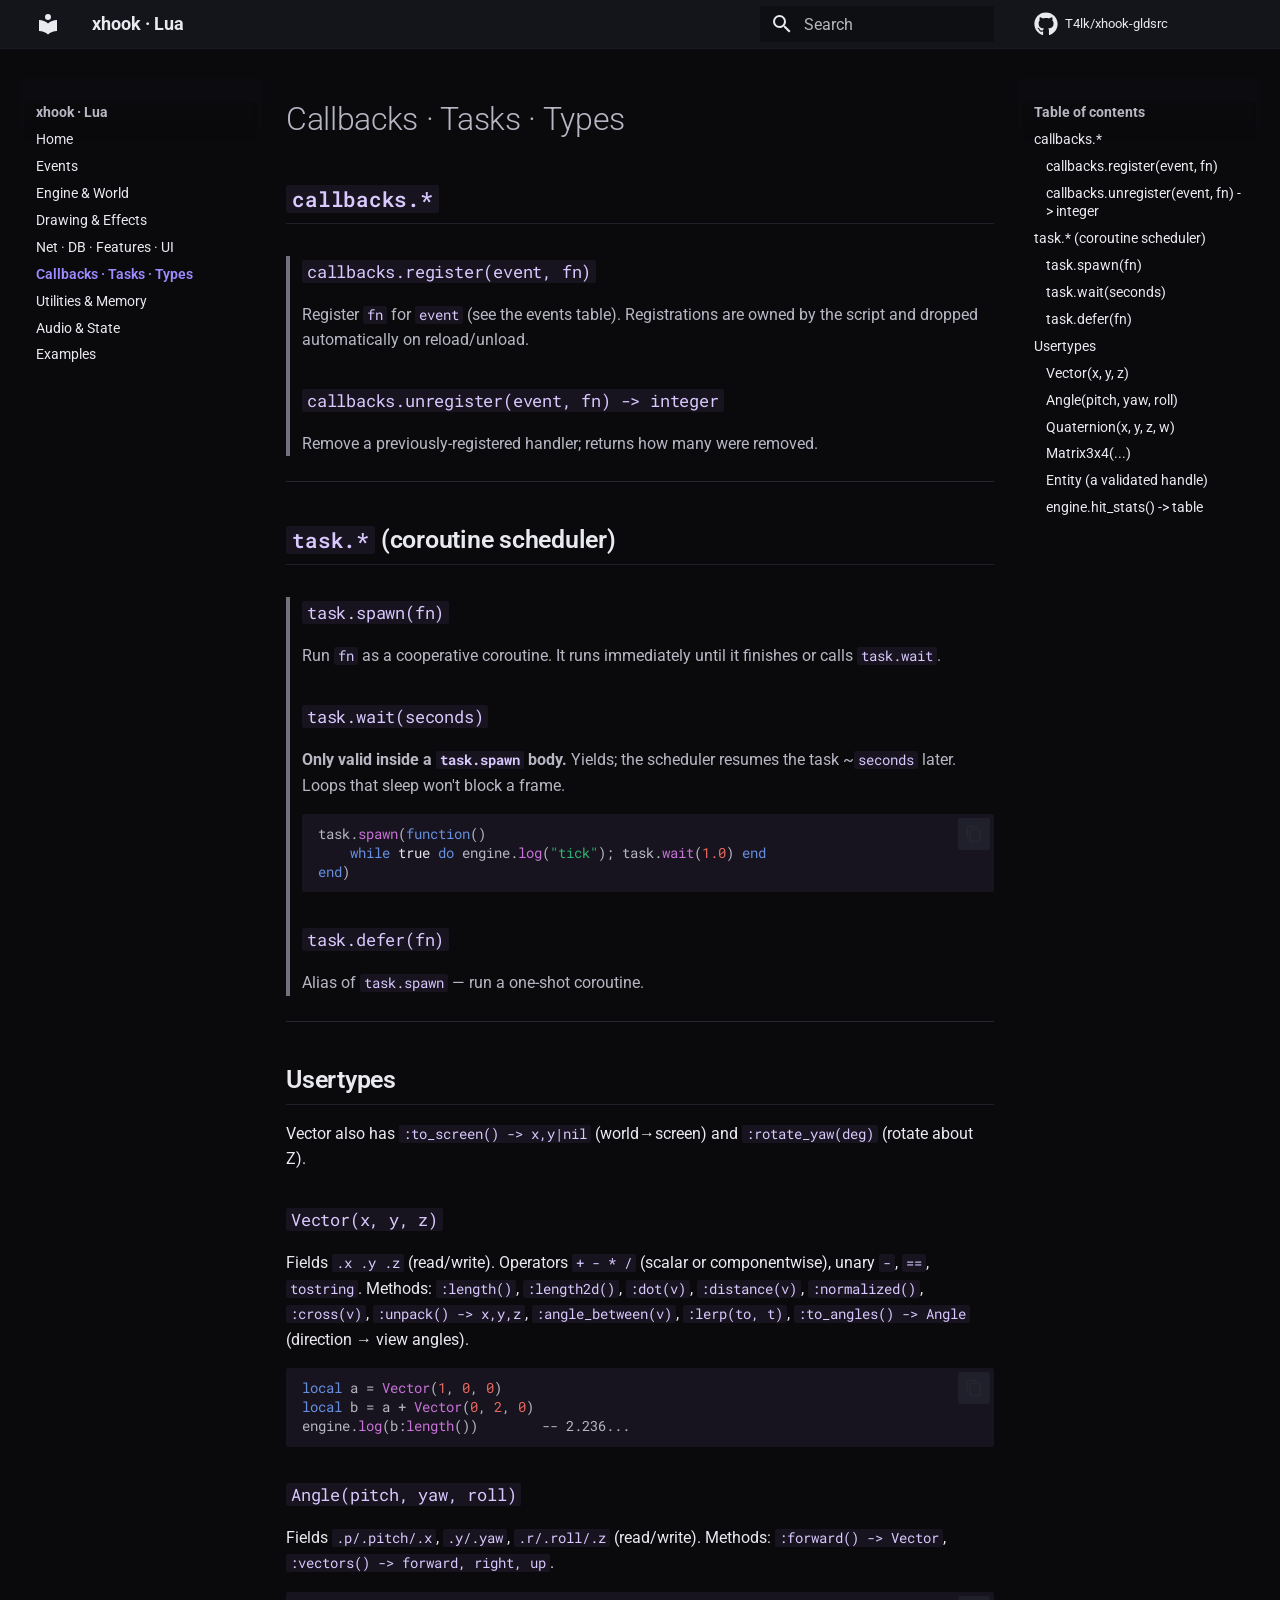
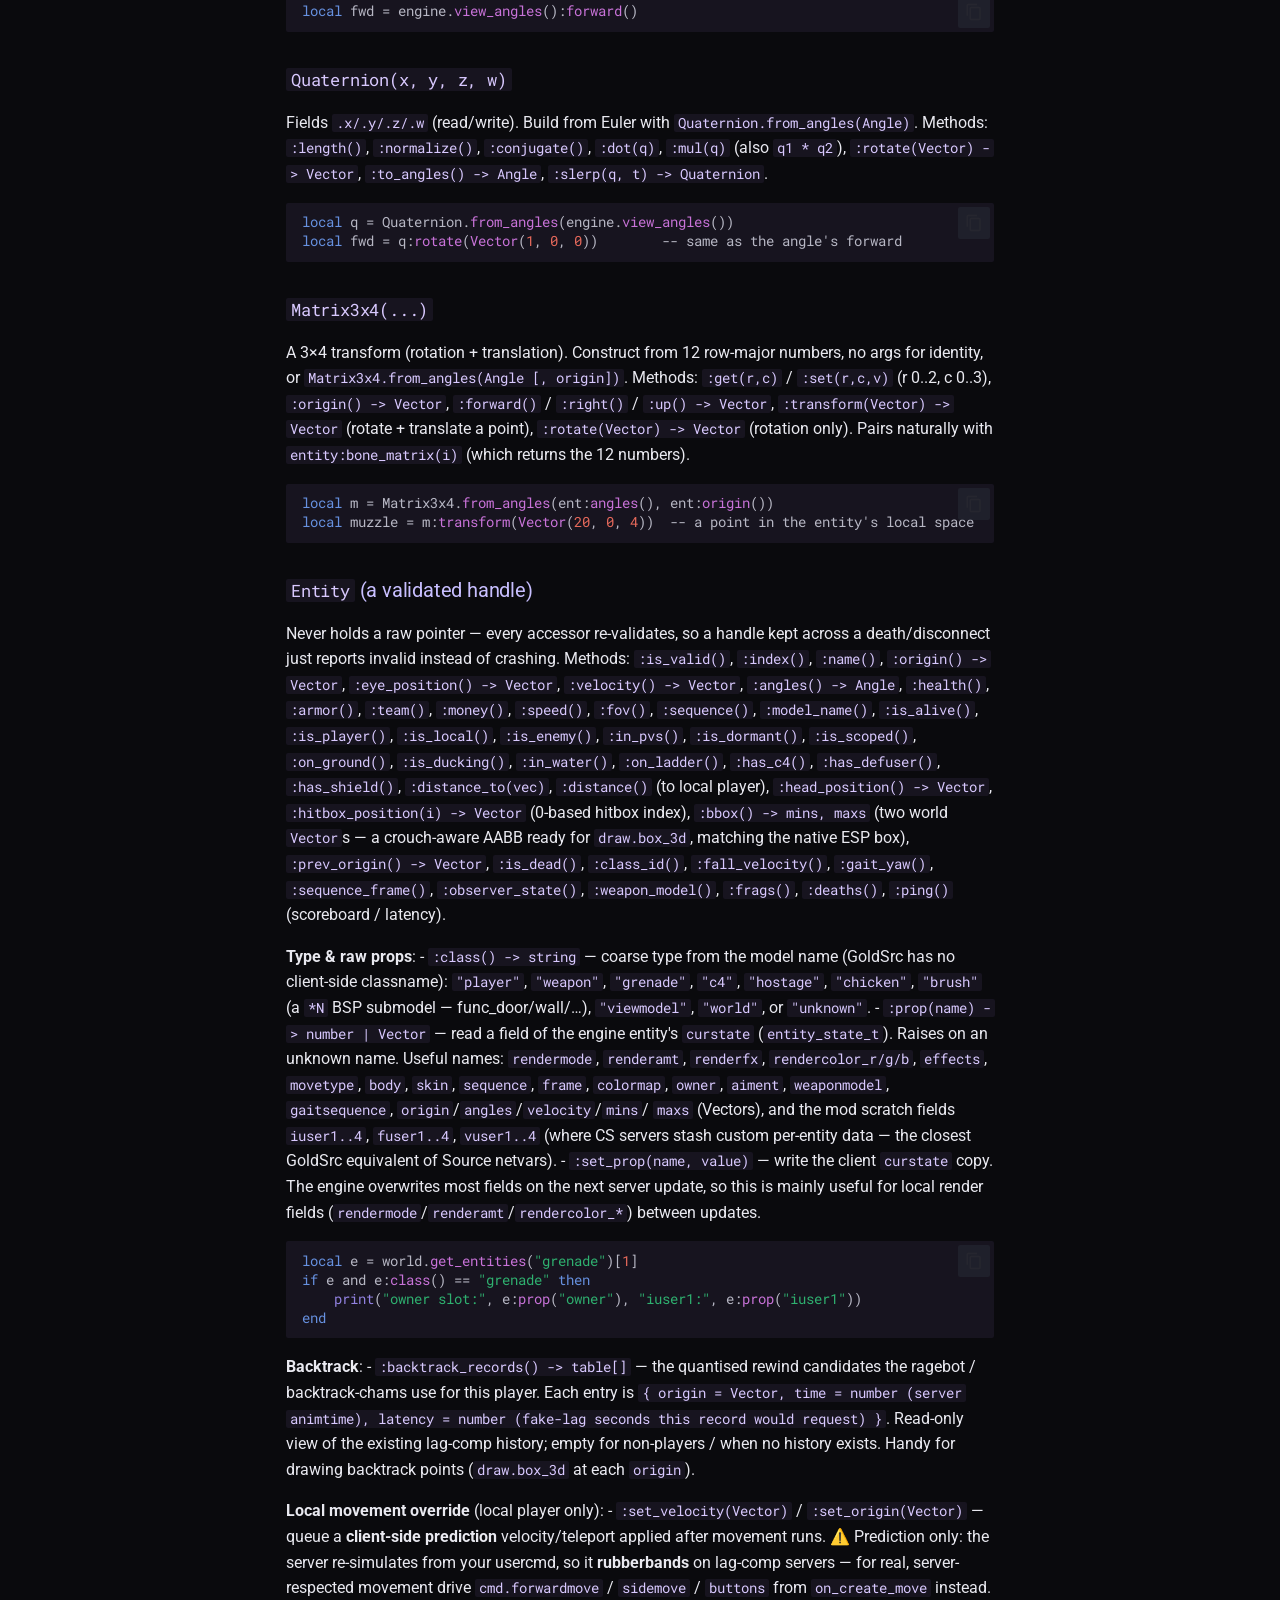
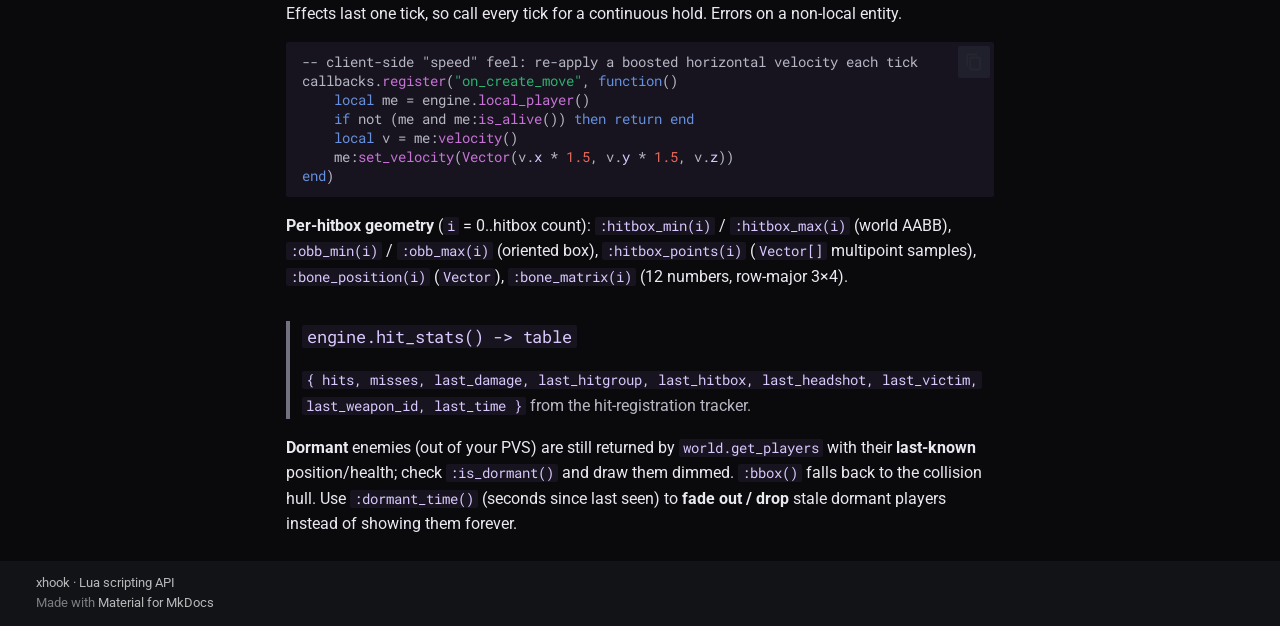
<file: types/index.html>
<!doctype html>
<html lang="en" class="no-js">
  <head>
    
      <meta charset="utf-8">
      <meta name="viewport" content="width=device-width,initial-scale=1">
      
        <meta name="description" content="Lua scripting API for the xhook CS 1.6 cheat">
      
      
      
        <link rel="canonical" href="https://t4lk.github.io/xhook-lua-docs/types/">
      
      
        <link rel="prev" href="../systems/">
      
      
        <link rel="next" href="../utilities/">
      
      
        
      
      
      <link rel="icon" href="../assets/images/favicon.png">
      <meta name="generator" content="mkdocs-1.6.1, mkdocs-material-9.7.6">
    
    
      
        <title>Callbacks · Tasks · Types - xhook · Lua</title>
      
    
    
      <link rel="stylesheet" href="../assets/stylesheets/main.484c7ddc.min.css">
      
        
        <link rel="stylesheet" href="../assets/stylesheets/palette.ab4e12ef.min.css">
      
      


    
    
      
    
    
      
        
        
        <link rel="preconnect" href="https://fonts.gstatic.com" crossorigin>
        <link rel="stylesheet" href="https://fonts.googleapis.com/css?family=Roboto:300,300i,400,400i,700,700i%7CRoboto+Mono:400,400i,700,700i&display=fallback">
        <style>:root{--md-text-font:"Roboto";--md-code-font:"Roboto Mono"}</style>
      
    
    
      <link rel="stylesheet" href="../stylesheets/extra.css">
    
    <script>__md_scope=new URL("..",location),__md_hash=e=>[...e].reduce(((e,_)=>(e<<5)-e+_.charCodeAt(0)),0),__md_get=(e,_=localStorage,t=__md_scope)=>JSON.parse(_.getItem(t.pathname+"."+e)),__md_set=(e,_,t=localStorage,a=__md_scope)=>{try{t.setItem(a.pathname+"."+e,JSON.stringify(_))}catch(e){}}</script>
    
      

    
    
  </head>
  
  
    
    
    
    
    
    <body dir="ltr" data-md-color-scheme="slate" data-md-color-primary="black" data-md-color-accent="deep-purple">
  
    
    <input class="md-toggle" data-md-toggle="drawer" type="checkbox" id="__drawer" autocomplete="off">
    <input class="md-toggle" data-md-toggle="search" type="checkbox" id="__search" autocomplete="off">
    <label class="md-overlay" for="__drawer"></label>
    <div data-md-component="skip">
      
        
        <a href="#callbacks-tasks-types" class="md-skip">
          Skip to content
        </a>
      
    </div>
    <div data-md-component="announce">
      
    </div>
    
    
      

  

<header class="md-header md-header--shadow" data-md-component="header">
  <nav class="md-header__inner md-grid" aria-label="Header">
    <a href=".." title="xhook · Lua" class="md-header__button md-logo" aria-label="xhook · Lua" data-md-component="logo">
      
  
  <svg xmlns="http://www.w3.org/2000/svg" viewBox="0 0 24 24"><path d="M12 8a3 3 0 0 0 3-3 3 3 0 0 0-3-3 3 3 0 0 0-3 3 3 3 0 0 0 3 3m0 3.54C9.64 9.35 6.5 8 3 8v11c3.5 0 6.64 1.35 9 3.54 2.36-2.19 5.5-3.54 9-3.54V8c-3.5 0-6.64 1.35-9 3.54"/></svg>

    </a>
    <label class="md-header__button md-icon" for="__drawer">
      
      <svg xmlns="http://www.w3.org/2000/svg" viewBox="0 0 24 24"><path d="M3 6h18v2H3zm0 5h18v2H3zm0 5h18v2H3z"/></svg>
    </label>
    <div class="md-header__title" data-md-component="header-title">
      <div class="md-header__ellipsis">
        <div class="md-header__topic">
          <span class="md-ellipsis">
            xhook · Lua
          </span>
        </div>
        <div class="md-header__topic" data-md-component="header-topic">
          <span class="md-ellipsis">
            
              Callbacks · Tasks · Types
            
          </span>
        </div>
      </div>
    </div>
    
      
    
    
    
    
      
      
        <label class="md-header__button md-icon" for="__search">
          
          <svg xmlns="http://www.w3.org/2000/svg" viewBox="0 0 24 24"><path d="M9.5 3A6.5 6.5 0 0 1 16 9.5c0 1.61-.59 3.09-1.56 4.23l.27.27h.79l5 5-1.5 1.5-5-5v-.79l-.27-.27A6.52 6.52 0 0 1 9.5 16 6.5 6.5 0 0 1 3 9.5 6.5 6.5 0 0 1 9.5 3m0 2C7 5 5 7 5 9.5S7 14 9.5 14 14 12 14 9.5 12 5 9.5 5"/></svg>
        </label>
        <div class="md-search" data-md-component="search" role="dialog">
  <label class="md-search__overlay" for="__search"></label>
  <div class="md-search__inner" role="search">
    <form class="md-search__form" name="search">
      <input type="text" class="md-search__input" name="query" aria-label="Search" placeholder="Search" autocapitalize="off" autocorrect="off" autocomplete="off" spellcheck="false" data-md-component="search-query" required>
      <label class="md-search__icon md-icon" for="__search">
        
        <svg xmlns="http://www.w3.org/2000/svg" viewBox="0 0 24 24"><path d="M9.5 3A6.5 6.5 0 0 1 16 9.5c0 1.61-.59 3.09-1.56 4.23l.27.27h.79l5 5-1.5 1.5-5-5v-.79l-.27-.27A6.52 6.52 0 0 1 9.5 16 6.5 6.5 0 0 1 3 9.5 6.5 6.5 0 0 1 9.5 3m0 2C7 5 5 7 5 9.5S7 14 9.5 14 14 12 14 9.5 12 5 9.5 5"/></svg>
        
        <svg xmlns="http://www.w3.org/2000/svg" viewBox="0 0 24 24"><path d="M20 11v2H8l5.5 5.5-1.42 1.42L4.16 12l7.92-7.92L13.5 5.5 8 11z"/></svg>
      </label>
      <nav class="md-search__options" aria-label="Search">
        
        <button type="reset" class="md-search__icon md-icon" title="Clear" aria-label="Clear" tabindex="-1">
          
          <svg xmlns="http://www.w3.org/2000/svg" viewBox="0 0 24 24"><path d="M19 6.41 17.59 5 12 10.59 6.41 5 5 6.41 10.59 12 5 17.59 6.41 19 12 13.41 17.59 19 19 17.59 13.41 12z"/></svg>
        </button>
      </nav>
      
        <div class="md-search__suggest" data-md-component="search-suggest"></div>
      
    </form>
    <div class="md-search__output">
      <div class="md-search__scrollwrap" tabindex="0" data-md-scrollfix>
        <div class="md-search-result" data-md-component="search-result">
          <div class="md-search-result__meta">
            Initializing search
          </div>
          <ol class="md-search-result__list" role="presentation"></ol>
        </div>
      </div>
    </div>
  </div>
</div>
      
    
    
      <div class="md-header__source">
        <a href="https://github.com/T4lk/xhook-gldsrc" title="Go to repository" class="md-source" data-md-component="source">
  <div class="md-source__icon md-icon">
    
    <svg xmlns="http://www.w3.org/2000/svg" viewBox="0 0 512 512"><!--! Font Awesome Free 7.1.0 by @fontawesome - https://fontawesome.com License - https://fontawesome.com/license/free (Icons: CC BY 4.0, Fonts: SIL OFL 1.1, Code: MIT License) Copyright 2025 Fonticons, Inc.--><path d="M173.9 397.4c0 2-2.3 3.6-5.2 3.6-3.3.3-5.6-1.3-5.6-3.6 0-2 2.3-3.6 5.2-3.6 3-.3 5.6 1.3 5.6 3.6m-31.1-4.5c-.7 2 1.3 4.3 4.3 4.9 2.6 1 5.6 0 6.2-2s-1.3-4.3-4.3-5.2c-2.6-.7-5.5.3-6.2 2.3m44.2-1.7c-2.9.7-4.9 2.6-4.6 4.9.3 2 2.9 3.3 5.9 2.6 2.9-.7 4.9-2.6 4.6-4.6-.3-1.9-3-3.2-5.9-2.9M252.8 8C114.1 8 8 113.3 8 252c0 110.9 69.8 205.8 169.5 239.2 12.8 2.3 17.3-5.6 17.3-12.1 0-6.2-.3-40.4-.3-61.4 0 0-70 15-84.7-29.8 0 0-11.4-29.1-27.8-36.6 0 0-22.9-15.7 1.6-15.4 0 0 24.9 2 38.6 25.8 21.9 38.6 58.6 27.5 72.9 20.9 2.3-16 8.8-27.1 16-33.7-55.9-6.2-112.3-14.3-112.3-110.5 0-27.5 7.6-41.3 23.6-58.9-2.6-6.5-11.1-33.3 2.6-67.9 20.9-6.5 69 27 69 27 20-5.6 41.5-8.5 62.8-8.5s42.8 2.9 62.8 8.5c0 0 48.1-33.6 69-27 13.7 34.7 5.2 61.4 2.6 67.9 16 17.7 25.8 31.5 25.8 58.9 0 96.5-58.9 104.2-114.8 110.5 9.2 7.9 17 22.9 17 46.4 0 33.7-.3 75.4-.3 83.6 0 6.5 4.6 14.4 17.3 12.1C436.2 457.8 504 362.9 504 252 504 113.3 391.5 8 252.8 8M105.2 352.9c-1.3 1-1 3.3.7 5.2 1.6 1.6 3.9 2.3 5.2 1 1.3-1 1-3.3-.7-5.2-1.6-1.6-3.9-2.3-5.2-1m-10.8-8.1c-.7 1.3.3 2.9 2.3 3.9 1.6 1 3.6.7 4.3-.7.7-1.3-.3-2.9-2.3-3.9-2-.6-3.6-.3-4.3.7m32.4 35.6c-1.6 1.3-1 4.3 1.3 6.2 2.3 2.3 5.2 2.6 6.5 1 1.3-1.3.7-4.3-1.3-6.2-2.2-2.3-5.2-2.6-6.5-1m-11.4-14.7c-1.6 1-1.6 3.6 0 5.9s4.3 3.3 5.6 2.3c1.6-1.3 1.6-3.9 0-6.2-1.4-2.3-4-3.3-5.6-2"/></svg>
  </div>
  <div class="md-source__repository">
    T4lk/xhook-gldsrc
  </div>
</a>
      </div>
    
  </nav>
  
</header>
    
    <div class="md-container" data-md-component="container">
      
      
        
          
        
      
      <main class="md-main" data-md-component="main">
        <div class="md-main__inner md-grid">
          
            
              
              <div class="md-sidebar md-sidebar--primary" data-md-component="sidebar" data-md-type="navigation" >
                <div class="md-sidebar__scrollwrap">
                  <div class="md-sidebar__inner">
                    



<nav class="md-nav md-nav--primary" aria-label="Navigation" data-md-level="0">
  <label class="md-nav__title" for="__drawer">
    <a href=".." title="xhook · Lua" class="md-nav__button md-logo" aria-label="xhook · Lua" data-md-component="logo">
      
  
  <svg xmlns="http://www.w3.org/2000/svg" viewBox="0 0 24 24"><path d="M12 8a3 3 0 0 0 3-3 3 3 0 0 0-3-3 3 3 0 0 0-3 3 3 3 0 0 0 3 3m0 3.54C9.64 9.35 6.5 8 3 8v11c3.5 0 6.64 1.35 9 3.54 2.36-2.19 5.5-3.54 9-3.54V8c-3.5 0-6.64 1.35-9 3.54"/></svg>

    </a>
    xhook · Lua
  </label>
  
    <div class="md-nav__source">
      <a href="https://github.com/T4lk/xhook-gldsrc" title="Go to repository" class="md-source" data-md-component="source">
  <div class="md-source__icon md-icon">
    
    <svg xmlns="http://www.w3.org/2000/svg" viewBox="0 0 512 512"><!--! Font Awesome Free 7.1.0 by @fontawesome - https://fontawesome.com License - https://fontawesome.com/license/free (Icons: CC BY 4.0, Fonts: SIL OFL 1.1, Code: MIT License) Copyright 2025 Fonticons, Inc.--><path d="M173.9 397.4c0 2-2.3 3.6-5.2 3.6-3.3.3-5.6-1.3-5.6-3.6 0-2 2.3-3.6 5.2-3.6 3-.3 5.6 1.3 5.6 3.6m-31.1-4.5c-.7 2 1.3 4.3 4.3 4.9 2.6 1 5.6 0 6.2-2s-1.3-4.3-4.3-5.2c-2.6-.7-5.5.3-6.2 2.3m44.2-1.7c-2.9.7-4.9 2.6-4.6 4.9.3 2 2.9 3.3 5.9 2.6 2.9-.7 4.9-2.6 4.6-4.6-.3-1.9-3-3.2-5.9-2.9M252.8 8C114.1 8 8 113.3 8 252c0 110.9 69.8 205.8 169.5 239.2 12.8 2.3 17.3-5.6 17.3-12.1 0-6.2-.3-40.4-.3-61.4 0 0-70 15-84.7-29.8 0 0-11.4-29.1-27.8-36.6 0 0-22.9-15.7 1.6-15.4 0 0 24.9 2 38.6 25.8 21.9 38.6 58.6 27.5 72.9 20.9 2.3-16 8.8-27.1 16-33.7-55.9-6.2-112.3-14.3-112.3-110.5 0-27.5 7.6-41.3 23.6-58.9-2.6-6.5-11.1-33.3 2.6-67.9 20.9-6.5 69 27 69 27 20-5.6 41.5-8.5 62.8-8.5s42.8 2.9 62.8 8.5c0 0 48.1-33.6 69-27 13.7 34.7 5.2 61.4 2.6 67.9 16 17.7 25.8 31.5 25.8 58.9 0 96.5-58.9 104.2-114.8 110.5 9.2 7.9 17 22.9 17 46.4 0 33.7-.3 75.4-.3 83.6 0 6.5 4.6 14.4 17.3 12.1C436.2 457.8 504 362.9 504 252 504 113.3 391.5 8 252.8 8M105.2 352.9c-1.3 1-1 3.3.7 5.2 1.6 1.6 3.9 2.3 5.2 1 1.3-1 1-3.3-.7-5.2-1.6-1.6-3.9-2.3-5.2-1m-10.8-8.1c-.7 1.3.3 2.9 2.3 3.9 1.6 1 3.6.7 4.3-.7.7-1.3-.3-2.9-2.3-3.9-2-.6-3.6-.3-4.3.7m32.4 35.6c-1.6 1.3-1 4.3 1.3 6.2 2.3 2.3 5.2 2.6 6.5 1 1.3-1.3.7-4.3-1.3-6.2-2.2-2.3-5.2-2.6-6.5-1m-11.4-14.7c-1.6 1-1.6 3.6 0 5.9s4.3 3.3 5.6 2.3c1.6-1.3 1.6-3.9 0-6.2-1.4-2.3-4-3.3-5.6-2"/></svg>
  </div>
  <div class="md-source__repository">
    T4lk/xhook-gldsrc
  </div>
</a>
    </div>
  
  <ul class="md-nav__list" data-md-scrollfix>
    
      
      
  
  
  
  
    <li class="md-nav__item">
      <a href=".." class="md-nav__link">
        
  
  
  <span class="md-ellipsis">
    
  
    Home
  

    
  </span>
  
  

      </a>
    </li>
  

    
      
      
  
  
  
  
    <li class="md-nav__item">
      <a href="../events/" class="md-nav__link">
        
  
  
  <span class="md-ellipsis">
    
  
    Events
  

    
  </span>
  
  

      </a>
    </li>
  

    
      
      
  
  
  
  
    <li class="md-nav__item">
      <a href="../engine-world/" class="md-nav__link">
        
  
  
  <span class="md-ellipsis">
    
  
    Engine & World
  

    
  </span>
  
  

      </a>
    </li>
  

    
      
      
  
  
  
  
    <li class="md-nav__item">
      <a href="../drawing/" class="md-nav__link">
        
  
  
  <span class="md-ellipsis">
    
  
    Drawing & Effects
  

    
  </span>
  
  

      </a>
    </li>
  

    
      
      
  
  
  
  
    <li class="md-nav__item">
      <a href="../systems/" class="md-nav__link">
        
  
  
  <span class="md-ellipsis">
    
  
    Net · DB · Features · UI
  

    
  </span>
  
  

      </a>
    </li>
  

    
      
      
  
  
    
  
  
  
    <li class="md-nav__item md-nav__item--active">
      
      <input class="md-nav__toggle md-toggle" type="checkbox" id="__toc">
      
      
        
      
      
        <label class="md-nav__link md-nav__link--active" for="__toc">
          
  
  
  <span class="md-ellipsis">
    
  
    Callbacks · Tasks · Types
  

    
  </span>
  
  

          <span class="md-nav__icon md-icon"></span>
        </label>
      
      <a href="./" class="md-nav__link md-nav__link--active">
        
  
  
  <span class="md-ellipsis">
    
  
    Callbacks · Tasks · Types
  

    
  </span>
  
  

      </a>
      
        

<nav class="md-nav md-nav--secondary" aria-label="Table of contents">
  
  
  
    
  
  
    <label class="md-nav__title" for="__toc">
      <span class="md-nav__icon md-icon"></span>
      Table of contents
    </label>
    <ul class="md-nav__list" data-md-component="toc" data-md-scrollfix>
      
        <li class="md-nav__item">
  <a href="#callbacks" class="md-nav__link">
    <span class="md-ellipsis">
      
        callbacks.*
      
    </span>
  </a>
  
    <nav class="md-nav" aria-label="callbacks.*">
      <ul class="md-nav__list">
        
          <li class="md-nav__item">
  <a href="#callbacksregisterevent-fn" class="md-nav__link">
    <span class="md-ellipsis">
      
        callbacks.register(event, fn)
      
    </span>
  </a>
  
</li>
        
          <li class="md-nav__item">
  <a href="#callbacksunregisterevent-fn-integer" class="md-nav__link">
    <span class="md-ellipsis">
      
        callbacks.unregister(event, fn) -&gt; integer
      
    </span>
  </a>
  
</li>
        
      </ul>
    </nav>
  
</li>
      
        <li class="md-nav__item">
  <a href="#task-coroutine-scheduler" class="md-nav__link">
    <span class="md-ellipsis">
      
        task.* (coroutine scheduler)
      
    </span>
  </a>
  
    <nav class="md-nav" aria-label="task.* (coroutine scheduler)">
      <ul class="md-nav__list">
        
          <li class="md-nav__item">
  <a href="#taskspawnfn" class="md-nav__link">
    <span class="md-ellipsis">
      
        task.spawn(fn)
      
    </span>
  </a>
  
</li>
        
          <li class="md-nav__item">
  <a href="#taskwaitseconds" class="md-nav__link">
    <span class="md-ellipsis">
      
        task.wait(seconds)
      
    </span>
  </a>
  
</li>
        
          <li class="md-nav__item">
  <a href="#taskdeferfn" class="md-nav__link">
    <span class="md-ellipsis">
      
        task.defer(fn)
      
    </span>
  </a>
  
</li>
        
      </ul>
    </nav>
  
</li>
      
        <li class="md-nav__item">
  <a href="#usertypes" class="md-nav__link">
    <span class="md-ellipsis">
      
        Usertypes
      
    </span>
  </a>
  
    <nav class="md-nav" aria-label="Usertypes">
      <ul class="md-nav__list">
        
          <li class="md-nav__item">
  <a href="#vectorx-y-z" class="md-nav__link">
    <span class="md-ellipsis">
      
        Vector(x, y, z)
      
    </span>
  </a>
  
</li>
        
          <li class="md-nav__item">
  <a href="#anglepitch-yaw-roll" class="md-nav__link">
    <span class="md-ellipsis">
      
        Angle(pitch, yaw, roll)
      
    </span>
  </a>
  
</li>
        
          <li class="md-nav__item">
  <a href="#quaternionx-y-z-w" class="md-nav__link">
    <span class="md-ellipsis">
      
        Quaternion(x, y, z, w)
      
    </span>
  </a>
  
</li>
        
          <li class="md-nav__item">
  <a href="#matrix3x4" class="md-nav__link">
    <span class="md-ellipsis">
      
        Matrix3x4(...)
      
    </span>
  </a>
  
</li>
        
          <li class="md-nav__item">
  <a href="#entity-a-validated-handle" class="md-nav__link">
    <span class="md-ellipsis">
      
        Entity (a validated handle)
      
    </span>
  </a>
  
</li>
        
          <li class="md-nav__item">
  <a href="#enginehit_stats-table" class="md-nav__link">
    <span class="md-ellipsis">
      
        engine.hit_stats() -&gt; table
      
    </span>
  </a>
  
</li>
        
      </ul>
    </nav>
  
</li>
      
    </ul>
  
</nav>
      
    </li>
  

    
      
      
  
  
  
  
    <li class="md-nav__item">
      <a href="../utilities/" class="md-nav__link">
        
  
  
  <span class="md-ellipsis">
    
  
    Utilities & Memory
  

    
  </span>
  
  

      </a>
    </li>
  

    
      
      
  
  
  
  
    <li class="md-nav__item">
      <a href="../audio-misc/" class="md-nav__link">
        
  
  
  <span class="md-ellipsis">
    
  
    Audio & State
  

    
  </span>
  
  

      </a>
    </li>
  

    
      
      
  
  
  
  
    <li class="md-nav__item">
      <a href="../examples/" class="md-nav__link">
        
  
  
  <span class="md-ellipsis">
    
  
    Examples
  

    
  </span>
  
  

      </a>
    </li>
  

    
  </ul>
</nav>
                  </div>
                </div>
              </div>
            
            
              
              <div class="md-sidebar md-sidebar--secondary" data-md-component="sidebar" data-md-type="toc" >
                <div class="md-sidebar__scrollwrap">
                  <div class="md-sidebar__inner">
                    

<nav class="md-nav md-nav--secondary" aria-label="Table of contents">
  
  
  
    
  
  
    <label class="md-nav__title" for="__toc">
      <span class="md-nav__icon md-icon"></span>
      Table of contents
    </label>
    <ul class="md-nav__list" data-md-component="toc" data-md-scrollfix>
      
        <li class="md-nav__item">
  <a href="#callbacks" class="md-nav__link">
    <span class="md-ellipsis">
      
        callbacks.*
      
    </span>
  </a>
  
    <nav class="md-nav" aria-label="callbacks.*">
      <ul class="md-nav__list">
        
          <li class="md-nav__item">
  <a href="#callbacksregisterevent-fn" class="md-nav__link">
    <span class="md-ellipsis">
      
        callbacks.register(event, fn)
      
    </span>
  </a>
  
</li>
        
          <li class="md-nav__item">
  <a href="#callbacksunregisterevent-fn-integer" class="md-nav__link">
    <span class="md-ellipsis">
      
        callbacks.unregister(event, fn) -&gt; integer
      
    </span>
  </a>
  
</li>
        
      </ul>
    </nav>
  
</li>
      
        <li class="md-nav__item">
  <a href="#task-coroutine-scheduler" class="md-nav__link">
    <span class="md-ellipsis">
      
        task.* (coroutine scheduler)
      
    </span>
  </a>
  
    <nav class="md-nav" aria-label="task.* (coroutine scheduler)">
      <ul class="md-nav__list">
        
          <li class="md-nav__item">
  <a href="#taskspawnfn" class="md-nav__link">
    <span class="md-ellipsis">
      
        task.spawn(fn)
      
    </span>
  </a>
  
</li>
        
          <li class="md-nav__item">
  <a href="#taskwaitseconds" class="md-nav__link">
    <span class="md-ellipsis">
      
        task.wait(seconds)
      
    </span>
  </a>
  
</li>
        
          <li class="md-nav__item">
  <a href="#taskdeferfn" class="md-nav__link">
    <span class="md-ellipsis">
      
        task.defer(fn)
      
    </span>
  </a>
  
</li>
        
      </ul>
    </nav>
  
</li>
      
        <li class="md-nav__item">
  <a href="#usertypes" class="md-nav__link">
    <span class="md-ellipsis">
      
        Usertypes
      
    </span>
  </a>
  
    <nav class="md-nav" aria-label="Usertypes">
      <ul class="md-nav__list">
        
          <li class="md-nav__item">
  <a href="#vectorx-y-z" class="md-nav__link">
    <span class="md-ellipsis">
      
        Vector(x, y, z)
      
    </span>
  </a>
  
</li>
        
          <li class="md-nav__item">
  <a href="#anglepitch-yaw-roll" class="md-nav__link">
    <span class="md-ellipsis">
      
        Angle(pitch, yaw, roll)
      
    </span>
  </a>
  
</li>
        
          <li class="md-nav__item">
  <a href="#quaternionx-y-z-w" class="md-nav__link">
    <span class="md-ellipsis">
      
        Quaternion(x, y, z, w)
      
    </span>
  </a>
  
</li>
        
          <li class="md-nav__item">
  <a href="#matrix3x4" class="md-nav__link">
    <span class="md-ellipsis">
      
        Matrix3x4(...)
      
    </span>
  </a>
  
</li>
        
          <li class="md-nav__item">
  <a href="#entity-a-validated-handle" class="md-nav__link">
    <span class="md-ellipsis">
      
        Entity (a validated handle)
      
    </span>
  </a>
  
</li>
        
          <li class="md-nav__item">
  <a href="#enginehit_stats-table" class="md-nav__link">
    <span class="md-ellipsis">
      
        engine.hit_stats() -&gt; table
      
    </span>
  </a>
  
</li>
        
      </ul>
    </nav>
  
</li>
      
    </ul>
  
</nav>
                  </div>
                </div>
              </div>
            
          
          
            <div class="md-content" data-md-component="content">
              
              <article class="md-content__inner md-typeset">
                
                  


  
  


<h1 id="callbacks-tasks-types">Callbacks · Tasks · Types<a class="headerlink" href="#callbacks-tasks-types" title="Permanent link">&para;</a></h1>
<h2 id="callbacks"><code>callbacks.*</code><a class="headerlink" href="#callbacks" title="Permanent link">&para;</a></h2>
<blockquote>
<h3 id="callbacksregisterevent-fn"><code>callbacks.register(event, fn)</code><a class="headerlink" href="#callbacksregisterevent-fn" title="Permanent link">&para;</a></h3>
<p>Register <code>fn</code> for <code>event</code> (see the events table). Registrations are owned by
the script and dropped automatically on reload/unload.</p>
<h3 id="callbacksunregisterevent-fn-integer"><code>callbacks.unregister(event, fn) -&gt; integer</code><a class="headerlink" href="#callbacksunregisterevent-fn-integer" title="Permanent link">&para;</a></h3>
<p>Remove a previously-registered handler; returns how many were removed.</p>
</blockquote>
<hr />
<h2 id="task-coroutine-scheduler"><code>task.*</code> (coroutine scheduler)<a class="headerlink" href="#task-coroutine-scheduler" title="Permanent link">&para;</a></h2>
<blockquote>
<h3 id="taskspawnfn"><code>task.spawn(fn)</code><a class="headerlink" href="#taskspawnfn" title="Permanent link">&para;</a></h3>
<p>Run <code>fn</code> as a cooperative coroutine. It runs immediately until it finishes or
calls <code>task.wait</code>.</p>
<h3 id="taskwaitseconds"><code>task.wait(seconds)</code><a class="headerlink" href="#taskwaitseconds" title="Permanent link">&para;</a></h3>
<p><strong>Only valid inside a <code>task.spawn</code> body.</strong> Yields; the scheduler resumes the
task ~<code>seconds</code> later. Loops that sleep won't block a frame.
<div class="highlight"><pre><span></span><code><span id="__span-0-1"><a id="__codelineno-0-1" name="__codelineno-0-1" href="#__codelineno-0-1"></a><span class="nv">task</span><span class="p">.</span><span class="nf">spawn</span><span class="p">(</span><span class="kr">function</span><span class="p">()</span>
</span><span id="__span-0-2"><a id="__codelineno-0-2" name="__codelineno-0-2" href="#__codelineno-0-2"></a><span class="w">    </span><span class="kr">while</span><span class="w"> </span><span class="kc">true</span><span class="w"> </span><span class="kr">do</span><span class="w"> </span><span class="nv">engine</span><span class="p">.</span><span class="nf">log</span><span class="p">(</span><span class="s2">&quot;tick&quot;</span><span class="p">);</span><span class="w"> </span><span class="nv">task</span><span class="p">.</span><span class="nf">wait</span><span class="p">(</span><span class="mf">1.0</span><span class="p">)</span><span class="w"> </span><span class="kr">end</span>
</span><span id="__span-0-3"><a id="__codelineno-0-3" name="__codelineno-0-3" href="#__codelineno-0-3"></a><span class="kr">end</span><span class="p">)</span>
</span></code></pre></div></p>
<h3 id="taskdeferfn"><code>task.defer(fn)</code><a class="headerlink" href="#taskdeferfn" title="Permanent link">&para;</a></h3>
<p>Alias of <code>task.spawn</code> — run a one-shot coroutine.</p>
</blockquote>
<hr />
<h2 id="usertypes">Usertypes<a class="headerlink" href="#usertypes" title="Permanent link">&para;</a></h2>
<p>Vector also has <code>:to_screen() -&gt; x,y|nil</code> (world→screen) and <code>:rotate_yaw(deg)</code>
(rotate about Z).</p>
<h3 id="vectorx-y-z"><code>Vector(x, y, z)</code><a class="headerlink" href="#vectorx-y-z" title="Permanent link">&para;</a></h3>
<p>Fields <code>.x .y .z</code> (read/write). Operators <code>+ - * /</code> (scalar or componentwise),
unary <code>-</code>, <code>==</code>, <code>tostring</code>.
Methods: <code>:length()</code>, <code>:length2d()</code>, <code>:dot(v)</code>, <code>:distance(v)</code>,
<code>:normalized()</code>, <code>:cross(v)</code>, <code>:unpack() -&gt; x,y,z</code>, <code>:angle_between(v)</code>,
<code>:lerp(to, t)</code>, <code>:to_angles() -&gt; Angle</code> (direction → view angles).
<div class="highlight"><pre><span></span><code><span id="__span-1-1"><a id="__codelineno-1-1" name="__codelineno-1-1" href="#__codelineno-1-1"></a><span class="kd">local</span><span class="w"> </span><span class="nv">a</span><span class="w"> </span><span class="o">=</span><span class="w"> </span><span class="nf">Vector</span><span class="p">(</span><span class="mi">1</span><span class="p">,</span><span class="w"> </span><span class="mi">0</span><span class="p">,</span><span class="w"> </span><span class="mi">0</span><span class="p">)</span>
</span><span id="__span-1-2"><a id="__codelineno-1-2" name="__codelineno-1-2" href="#__codelineno-1-2"></a><span class="kd">local</span><span class="w"> </span><span class="nv">b</span><span class="w"> </span><span class="o">=</span><span class="w"> </span><span class="nv">a</span><span class="w"> </span><span class="o">+</span><span class="w"> </span><span class="nf">Vector</span><span class="p">(</span><span class="mi">0</span><span class="p">,</span><span class="w"> </span><span class="mi">2</span><span class="p">,</span><span class="w"> </span><span class="mi">0</span><span class="p">)</span>
</span><span id="__span-1-3"><a id="__codelineno-1-3" name="__codelineno-1-3" href="#__codelineno-1-3"></a><span class="nv">engine</span><span class="p">.</span><span class="nf">log</span><span class="p">(</span><span class="nv">b</span><span class="p">:</span><span class="nf">length</span><span class="p">())</span><span class="w">        </span><span class="c1">-- 2.236...</span>
</span></code></pre></div></p>
<h3 id="anglepitch-yaw-roll"><code>Angle(pitch, yaw, roll)</code><a class="headerlink" href="#anglepitch-yaw-roll" title="Permanent link">&para;</a></h3>
<p>Fields <code>.p/.pitch/.x</code>, <code>.y/.yaw</code>, <code>.r/.roll/.z</code> (read/write).
Methods: <code>:forward() -&gt; Vector</code>, <code>:vectors() -&gt; forward, right, up</code>.
<div class="highlight"><pre><span></span><code><span id="__span-2-1"><a id="__codelineno-2-1" name="__codelineno-2-1" href="#__codelineno-2-1"></a><span class="kd">local</span><span class="w"> </span><span class="nv">fwd</span><span class="w"> </span><span class="o">=</span><span class="w"> </span><span class="nv">engine</span><span class="p">.</span><span class="nf">view_angles</span><span class="p">():</span><span class="nf">forward</span><span class="p">()</span>
</span></code></pre></div></p>
<h3 id="quaternionx-y-z-w"><code>Quaternion(x, y, z, w)</code><a class="headerlink" href="#quaternionx-y-z-w" title="Permanent link">&para;</a></h3>
<p>Fields <code>.x/.y/.z/.w</code> (read/write). Build from Euler with
<code>Quaternion.from_angles(Angle)</code>. Methods: <code>:length()</code>, <code>:normalize()</code>,
<code>:conjugate()</code>, <code>:dot(q)</code>, <code>:mul(q)</code> (also <code>q1 * q2</code>), <code>:rotate(Vector) -&gt; Vector</code>,
<code>:to_angles() -&gt; Angle</code>, <code>:slerp(q, t) -&gt; Quaternion</code>.
<div class="highlight"><pre><span></span><code><span id="__span-3-1"><a id="__codelineno-3-1" name="__codelineno-3-1" href="#__codelineno-3-1"></a><span class="kd">local</span><span class="w"> </span><span class="nv">q</span><span class="w"> </span><span class="o">=</span><span class="w"> </span><span class="nv">Quaternion</span><span class="p">.</span><span class="nf">from_angles</span><span class="p">(</span><span class="nv">engine</span><span class="p">.</span><span class="nf">view_angles</span><span class="p">())</span>
</span><span id="__span-3-2"><a id="__codelineno-3-2" name="__codelineno-3-2" href="#__codelineno-3-2"></a><span class="kd">local</span><span class="w"> </span><span class="nv">fwd</span><span class="w"> </span><span class="o">=</span><span class="w"> </span><span class="nv">q</span><span class="p">:</span><span class="nf">rotate</span><span class="p">(</span><span class="nf">Vector</span><span class="p">(</span><span class="mi">1</span><span class="p">,</span><span class="w"> </span><span class="mi">0</span><span class="p">,</span><span class="w"> </span><span class="mi">0</span><span class="p">))</span><span class="w">        </span><span class="c1">-- same as the angle&#39;s forward</span>
</span></code></pre></div></p>
<h3 id="matrix3x4"><code>Matrix3x4(...)</code><a class="headerlink" href="#matrix3x4" title="Permanent link">&para;</a></h3>
<p>A 3×4 transform (rotation + translation). Construct from 12 row-major numbers, no
args for identity, or <code>Matrix3x4.from_angles(Angle [, origin])</code>. Methods:
<code>:get(r,c)</code> / <code>:set(r,c,v)</code> (r 0..2, c 0..3), <code>:origin() -&gt; Vector</code>,
<code>:forward()</code> / <code>:right()</code> / <code>:up() -&gt; Vector</code>, <code>:transform(Vector) -&gt; Vector</code>
(rotate + translate a point), <code>:rotate(Vector) -&gt; Vector</code> (rotation only). Pairs
naturally with <code>entity:bone_matrix(i)</code> (which returns the 12 numbers).
<div class="highlight"><pre><span></span><code><span id="__span-4-1"><a id="__codelineno-4-1" name="__codelineno-4-1" href="#__codelineno-4-1"></a><span class="kd">local</span><span class="w"> </span><span class="nv">m</span><span class="w"> </span><span class="o">=</span><span class="w"> </span><span class="nv">Matrix3x4</span><span class="p">.</span><span class="nf">from_angles</span><span class="p">(</span><span class="nv">ent</span><span class="p">:</span><span class="nf">angles</span><span class="p">(),</span><span class="w"> </span><span class="nv">ent</span><span class="p">:</span><span class="nf">origin</span><span class="p">())</span>
</span><span id="__span-4-2"><a id="__codelineno-4-2" name="__codelineno-4-2" href="#__codelineno-4-2"></a><span class="kd">local</span><span class="w"> </span><span class="nv">muzzle</span><span class="w"> </span><span class="o">=</span><span class="w"> </span><span class="nv">m</span><span class="p">:</span><span class="nf">transform</span><span class="p">(</span><span class="nf">Vector</span><span class="p">(</span><span class="mi">20</span><span class="p">,</span><span class="w"> </span><span class="mi">0</span><span class="p">,</span><span class="w"> </span><span class="mi">4</span><span class="p">))</span><span class="w">  </span><span class="c1">-- a point in the entity&#39;s local space</span>
</span></code></pre></div></p>
<h3 id="entity-a-validated-handle"><code>Entity</code> (a validated handle)<a class="headerlink" href="#entity-a-validated-handle" title="Permanent link">&para;</a></h3>
<p>Never holds a raw pointer — every accessor re-validates, so a handle kept across
a death/disconnect just reports invalid instead of crashing.
Methods: <code>:is_valid()</code>, <code>:index()</code>, <code>:name()</code>, <code>:origin() -&gt; Vector</code>,
<code>:eye_position() -&gt; Vector</code>, <code>:velocity() -&gt; Vector</code>, <code>:angles() -&gt; Angle</code>,
<code>:health()</code>, <code>:armor()</code>, <code>:team()</code>, <code>:money()</code>, <code>:speed()</code>, <code>:fov()</code>,
<code>:sequence()</code>, <code>:model_name()</code>, <code>:is_alive()</code>, <code>:is_player()</code>, <code>:is_local()</code>,
<code>:is_enemy()</code>, <code>:in_pvs()</code>, <code>:is_dormant()</code>, <code>:is_scoped()</code>, <code>:on_ground()</code>,
<code>:is_ducking()</code>, <code>:in_water()</code>, <code>:on_ladder()</code>, <code>:has_c4()</code>, <code>:has_defuser()</code>,
<code>:has_shield()</code>, <code>:distance_to(vec)</code>, <code>:distance()</code> (to local player),
<code>:head_position() -&gt; Vector</code>, <code>:hitbox_position(i) -&gt; Vector</code> (0-based hitbox
index), <code>:bbox() -&gt; mins, maxs</code> (two world <code>Vector</code>s — a crouch-aware AABB ready
for <code>draw.box_3d</code>, matching the native ESP box), <code>:prev_origin() -&gt; Vector</code>,
<code>:is_dead()</code>, <code>:class_id()</code>, <code>:fall_velocity()</code>, <code>:gait_yaw()</code>,
<code>:sequence_frame()</code>, <code>:observer_state()</code>, <code>:weapon_model()</code>,
<code>:frags()</code>, <code>:deaths()</code>, <code>:ping()</code> (scoreboard / latency).</p>
<p><strong>Type &amp; raw props</strong>:
- <code>:class() -&gt; string</code> — coarse type from the model name (GoldSrc has no
  client-side classname): <code>"player"</code>, <code>"weapon"</code>, <code>"grenade"</code>, <code>"c4"</code>,
  <code>"hostage"</code>, <code>"chicken"</code>, <code>"brush"</code> (a <code>*N</code> BSP submodel — func_door/wall/…),
  <code>"viewmodel"</code>, <code>"world"</code>, or <code>"unknown"</code>.
- <code>:prop(name) -&gt; number | Vector</code> — read a field of the engine entity's
  <code>curstate</code> (<code>entity_state_t</code>). Raises on an unknown name. Useful names:
  <code>rendermode</code>, <code>renderamt</code>, <code>renderfx</code>, <code>rendercolor_r/g/b</code>, <code>effects</code>,
  <code>movetype</code>, <code>body</code>, <code>skin</code>, <code>sequence</code>, <code>frame</code>, <code>colormap</code>, <code>owner</code>,
  <code>aiment</code>, <code>weaponmodel</code>, <code>gaitsequence</code>, <code>origin</code>/<code>angles</code>/<code>velocity</code>/<code>mins</code>/
  <code>maxs</code> (Vectors), and the mod scratch fields <code>iuser1..4</code>, <code>fuser1..4</code>,
  <code>vuser1..4</code> (where CS servers stash custom per-entity data — the closest
  GoldSrc equivalent of Source netvars).
- <code>:set_prop(name, value)</code> — write the client <code>curstate</code> copy. The engine
  overwrites most fields on the next server update, so this is mainly useful for
  local render fields (<code>rendermode</code>/<code>renderamt</code>/<code>rendercolor_*</code>) between updates.</p>
<div class="highlight"><pre><span></span><code><span id="__span-5-1"><a id="__codelineno-5-1" name="__codelineno-5-1" href="#__codelineno-5-1"></a><span class="kd">local</span><span class="w"> </span><span class="nv">e</span><span class="w"> </span><span class="o">=</span><span class="w"> </span><span class="nv">world</span><span class="p">.</span><span class="nf">get_entities</span><span class="p">(</span><span class="s2">&quot;grenade&quot;</span><span class="p">)[</span><span class="mi">1</span><span class="p">]</span>
</span><span id="__span-5-2"><a id="__codelineno-5-2" name="__codelineno-5-2" href="#__codelineno-5-2"></a><span class="kr">if</span><span class="w"> </span><span class="nv">e</span><span class="w"> </span><span class="ow">and</span><span class="w"> </span><span class="nv">e</span><span class="p">:</span><span class="nf">class</span><span class="p">()</span><span class="w"> </span><span class="o">==</span><span class="w"> </span><span class="s2">&quot;grenade&quot;</span><span class="w"> </span><span class="kr">then</span>
</span><span id="__span-5-3"><a id="__codelineno-5-3" name="__codelineno-5-3" href="#__codelineno-5-3"></a><span class="w">    </span><span class="nb">print</span><span class="p">(</span><span class="s2">&quot;owner slot:&quot;</span><span class="p">,</span><span class="w"> </span><span class="nv">e</span><span class="p">:</span><span class="nf">prop</span><span class="p">(</span><span class="s2">&quot;owner&quot;</span><span class="p">),</span><span class="w"> </span><span class="s2">&quot;iuser1:&quot;</span><span class="p">,</span><span class="w"> </span><span class="nv">e</span><span class="p">:</span><span class="nf">prop</span><span class="p">(</span><span class="s2">&quot;iuser1&quot;</span><span class="p">))</span>
</span><span id="__span-5-4"><a id="__codelineno-5-4" name="__codelineno-5-4" href="#__codelineno-5-4"></a><span class="kr">end</span>
</span></code></pre></div>
<p><strong>Backtrack</strong>:
- <code>:backtrack_records() -&gt; table[]</code> — the quantised rewind candidates the
  ragebot / backtrack-chams use for this player. Each entry is
  <code>{ origin = Vector, time = number (server animtime), latency = number (fake-lag
  seconds this record would request) }</code>. Read-only view of the existing lag-comp
  history; empty for non-players / when no history exists. Handy for drawing
  backtrack points (<code>draw.box_3d</code> at each <code>origin</code>).</p>
<p><strong>Local movement override</strong> (local player only):
- <code>:set_velocity(Vector)</code> / <code>:set_origin(Vector)</code> — queue a <strong>client-side
  prediction</strong> velocity/teleport applied after movement runs. ⚠️ Prediction only:
  the server re-simulates from your usercmd, so it <strong>rubberbands</strong> on lag-comp
  servers — for real, server-respected movement drive <code>cmd.forwardmove</code> /
  <code>sidemove</code> / <code>buttons</code> from <code>on_create_move</code> instead. Effects last one
  tick, so call every tick for a continuous hold. Errors on a non-local entity.</p>
<div class="highlight"><pre><span></span><code><span id="__span-6-1"><a id="__codelineno-6-1" name="__codelineno-6-1" href="#__codelineno-6-1"></a><span class="c1">-- client-side &quot;speed&quot; feel: re-apply a boosted horizontal velocity each tick</span>
</span><span id="__span-6-2"><a id="__codelineno-6-2" name="__codelineno-6-2" href="#__codelineno-6-2"></a><span class="nv">callbacks</span><span class="p">.</span><span class="nf">register</span><span class="p">(</span><span class="s2">&quot;on_create_move&quot;</span><span class="p">,</span><span class="w"> </span><span class="kr">function</span><span class="p">()</span>
</span><span id="__span-6-3"><a id="__codelineno-6-3" name="__codelineno-6-3" href="#__codelineno-6-3"></a><span class="w">    </span><span class="kd">local</span><span class="w"> </span><span class="nv">me</span><span class="w"> </span><span class="o">=</span><span class="w"> </span><span class="nv">engine</span><span class="p">.</span><span class="nf">local_player</span><span class="p">()</span>
</span><span id="__span-6-4"><a id="__codelineno-6-4" name="__codelineno-6-4" href="#__codelineno-6-4"></a><span class="w">    </span><span class="kr">if</span><span class="w"> </span><span class="ow">not</span><span class="w"> </span><span class="p">(</span><span class="nv">me</span><span class="w"> </span><span class="ow">and</span><span class="w"> </span><span class="nv">me</span><span class="p">:</span><span class="nf">is_alive</span><span class="p">())</span><span class="w"> </span><span class="kr">then</span><span class="w"> </span><span class="kr">return</span><span class="w"> </span><span class="kr">end</span>
</span><span id="__span-6-5"><a id="__codelineno-6-5" name="__codelineno-6-5" href="#__codelineno-6-5"></a><span class="w">    </span><span class="kd">local</span><span class="w"> </span><span class="nv">v</span><span class="w"> </span><span class="o">=</span><span class="w"> </span><span class="nv">me</span><span class="p">:</span><span class="nf">velocity</span><span class="p">()</span>
</span><span id="__span-6-6"><a id="__codelineno-6-6" name="__codelineno-6-6" href="#__codelineno-6-6"></a><span class="w">    </span><span class="nv">me</span><span class="p">:</span><span class="nf">set_velocity</span><span class="p">(</span><span class="nf">Vector</span><span class="p">(</span><span class="nv">v</span><span class="p">.</span><span class="py">x</span><span class="w"> </span><span class="o">*</span><span class="w"> </span><span class="mf">1.5</span><span class="p">,</span><span class="w"> </span><span class="nv">v</span><span class="p">.</span><span class="py">y</span><span class="w"> </span><span class="o">*</span><span class="w"> </span><span class="mf">1.5</span><span class="p">,</span><span class="w"> </span><span class="nv">v</span><span class="p">.</span><span class="py">z</span><span class="p">))</span>
</span><span id="__span-6-7"><a id="__codelineno-6-7" name="__codelineno-6-7" href="#__codelineno-6-7"></a><span class="kr">end</span><span class="p">)</span>
</span></code></pre></div>
<p><strong>Per-hitbox geometry</strong> (<code>i</code> = 0..hitbox count): <code>:hitbox_min(i)</code> / <code>:hitbox_max(i)</code>
(world AABB), <code>:obb_min(i)</code> / <code>:obb_max(i)</code> (oriented box), <code>:hitbox_points(i)</code>
(<code>Vector[]</code> multipoint samples), <code>:bone_position(i)</code> (<code>Vector</code>), <code>:bone_matrix(i)</code>
(12 numbers, row-major 3×4).</p>
<blockquote>
<h3 id="enginehit_stats-table"><code>engine.hit_stats() -&gt; table</code><a class="headerlink" href="#enginehit_stats-table" title="Permanent link">&para;</a></h3>
<p><code>{ hits, misses, last_damage, last_hitgroup, last_hitbox, last_headshot,
last_victim, last_weapon_id, last_time }</code> from the hit-registration tracker.</p>
</blockquote>
<p><strong>Dormant</strong> enemies (out of your PVS) are still returned by <code>world.get_players</code>
with their <strong>last-known</strong> position/health; check <code>:is_dormant()</code> and draw them
dimmed. <code>:bbox()</code> falls back to the collision hull. Use <code>:dormant_time()</code>
(seconds since last seen) to <strong>fade out / drop</strong> stale dormant players instead of
showing them forever.</p>












                
              </article>
            </div>
          
          
<script>var target=document.getElementById(location.hash.slice(1));target&&target.name&&(target.checked=target.name.startsWith("__tabbed_"))</script>
        </div>
        
          <button type="button" class="md-top md-icon" data-md-component="top" hidden>
  
  <svg xmlns="http://www.w3.org/2000/svg" viewBox="0 0 24 24"><path d="M13 20h-2V8l-5.5 5.5-1.42-1.42L12 4.16l7.92 7.92-1.42 1.42L13 8z"/></svg>
  Back to top
</button>
        
      </main>
      
        <footer class="md-footer">
  
  <div class="md-footer-meta md-typeset">
    <div class="md-footer-meta__inner md-grid">
      <div class="md-copyright">
  
    <div class="md-copyright__highlight">
      xhook · Lua scripting API
    </div>
  
  
    Made with
    <a href="https://squidfunk.github.io/mkdocs-material/" target="_blank" rel="noopener">
      Material for MkDocs
    </a>
  
</div>
      
    </div>
  </div>
</footer>
      
    </div>
    <div class="md-dialog" data-md-component="dialog">
      <div class="md-dialog__inner md-typeset"></div>
    </div>
    
    
    
      
      
      <script id="__config" type="application/json">{"annotate": null, "base": "..", "features": ["navigation.sections", "navigation.expand", "navigation.top", "navigation.instant", "navigation.tracking", "toc.follow", "search.suggest", "search.highlight", "content.code.copy", "content.code.annotate"], "search": "../assets/javascripts/workers/search.2c215733.min.js", "tags": null, "translations": {"clipboard.copied": "Copied to clipboard", "clipboard.copy": "Copy to clipboard", "search.result.more.one": "1 more on this page", "search.result.more.other": "# more on this page", "search.result.none": "No matching documents", "search.result.one": "1 matching document", "search.result.other": "# matching documents", "search.result.placeholder": "Type to start searching", "search.result.term.missing": "Missing", "select.version": "Select version"}, "version": null}</script>
    
    
      <script src="../assets/javascripts/bundle.79ae519e.min.js"></script>
      
    
  </body>
</html>
</file>
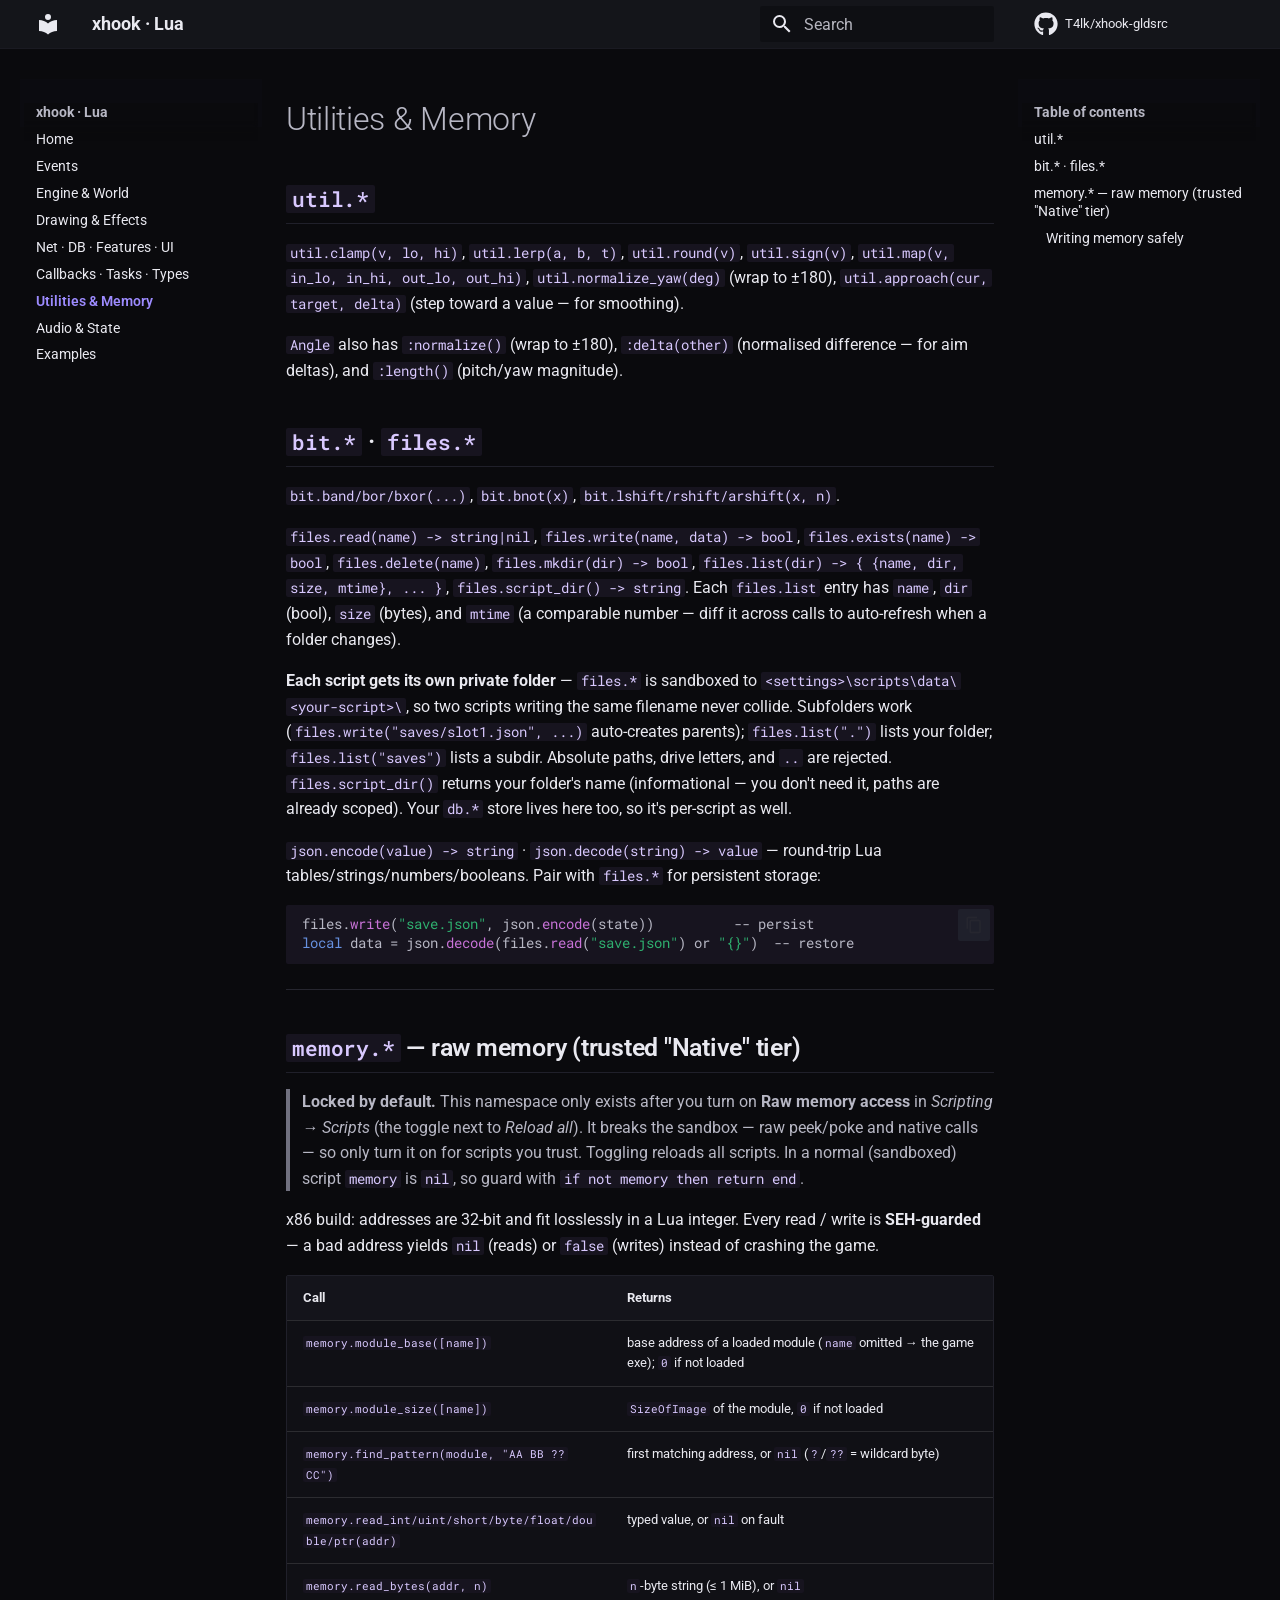
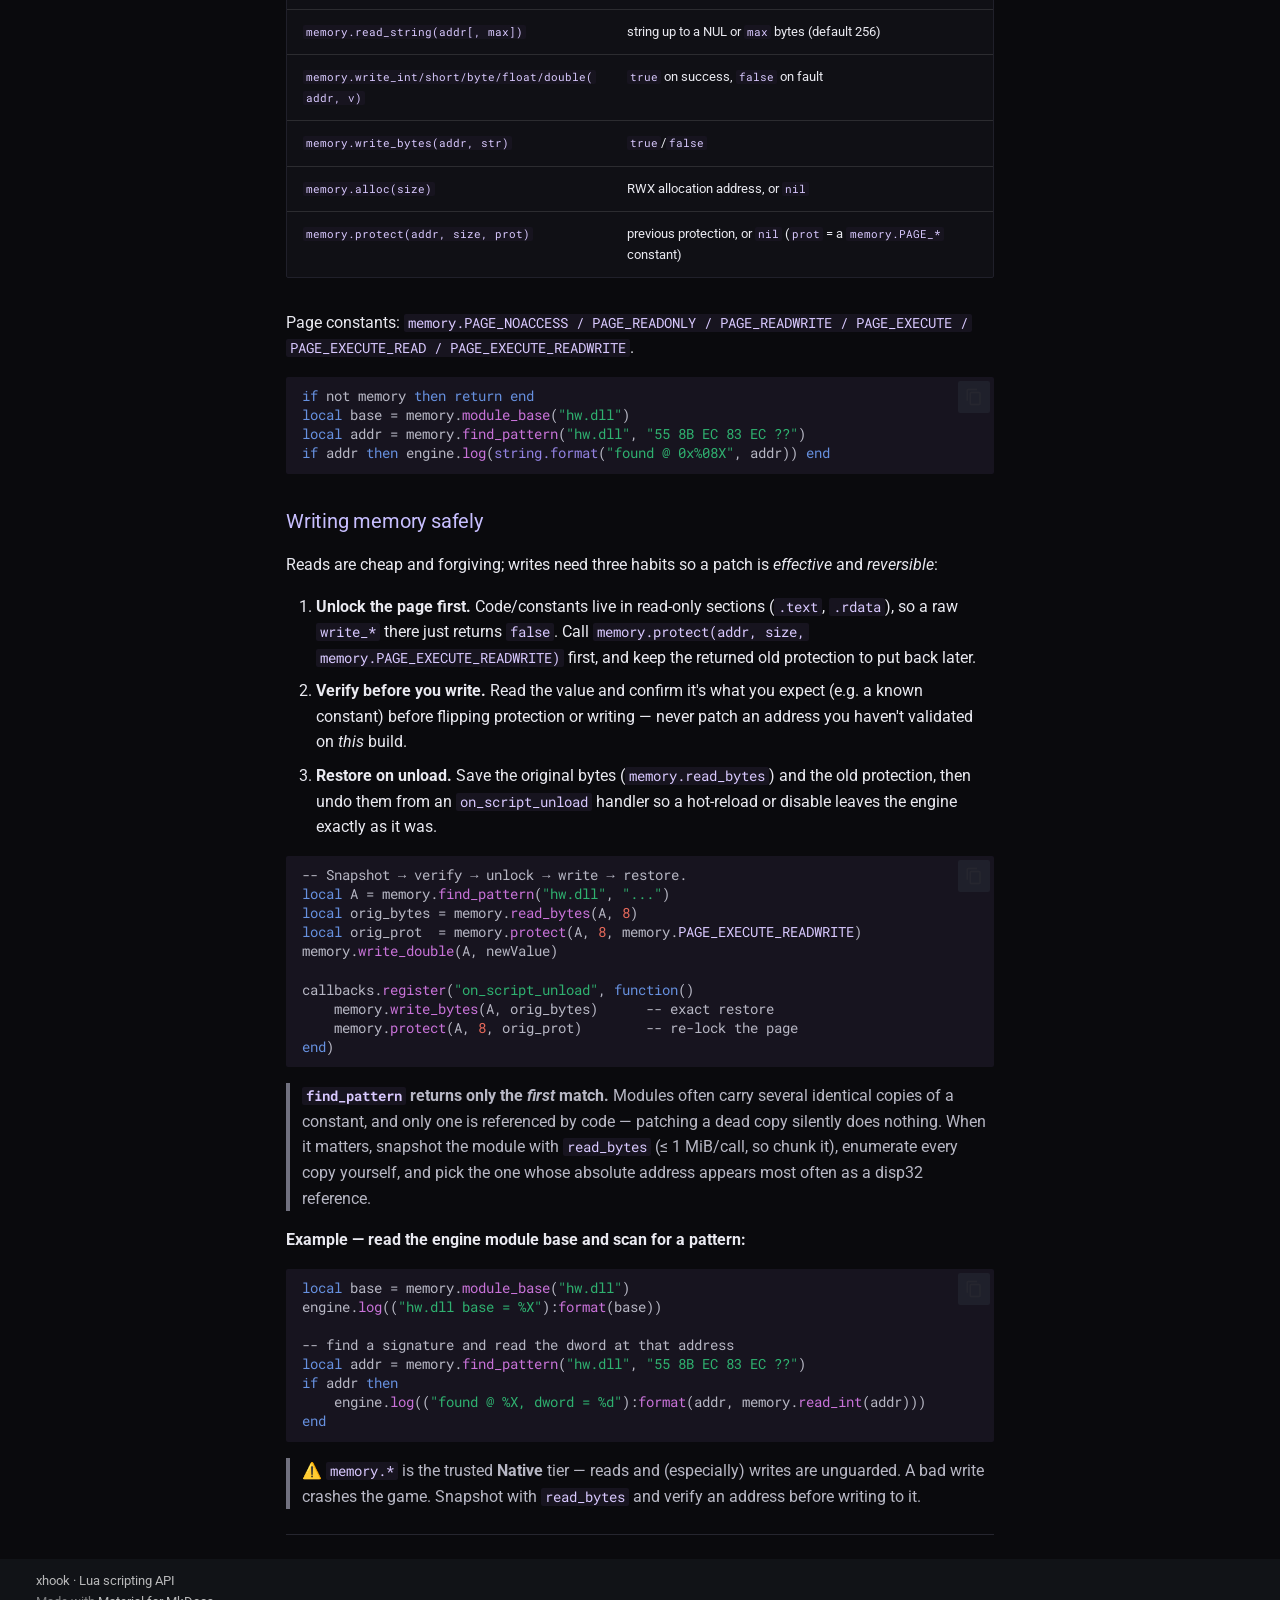
<file: utilities/index.html>
<!doctype html>
<html lang="en" class="no-js">
  <head>
    
      <meta charset="utf-8">
      <meta name="viewport" content="width=device-width,initial-scale=1">
      
        <meta name="description" content="Lua scripting API for the xhook CS 1.6 cheat">
      
      
      
        <link rel="canonical" href="https://t4lk.github.io/xhook-lua-docs/utilities/">
      
      
        <link rel="prev" href="../types/">
      
      
        <link rel="next" href="../audio-misc/">
      
      
        
      
      
      <link rel="icon" href="../assets/images/favicon.png">
      <meta name="generator" content="mkdocs-1.6.1, mkdocs-material-9.7.6">
    
    
      
        <title>Utilities & Memory - xhook · Lua</title>
      
    
    
      <link rel="stylesheet" href="../assets/stylesheets/main.484c7ddc.min.css">
      
        
        <link rel="stylesheet" href="../assets/stylesheets/palette.ab4e12ef.min.css">
      
      


    
    
      
    
    
      
        
        
        <link rel="preconnect" href="https://fonts.gstatic.com" crossorigin>
        <link rel="stylesheet" href="https://fonts.googleapis.com/css?family=Roboto:300,300i,400,400i,700,700i%7CRoboto+Mono:400,400i,700,700i&display=fallback">
        <style>:root{--md-text-font:"Roboto";--md-code-font:"Roboto Mono"}</style>
      
    
    
      <link rel="stylesheet" href="../stylesheets/extra.css">
    
    <script>__md_scope=new URL("..",location),__md_hash=e=>[...e].reduce(((e,_)=>(e<<5)-e+_.charCodeAt(0)),0),__md_get=(e,_=localStorage,t=__md_scope)=>JSON.parse(_.getItem(t.pathname+"."+e)),__md_set=(e,_,t=localStorage,a=__md_scope)=>{try{t.setItem(a.pathname+"."+e,JSON.stringify(_))}catch(e){}}</script>
    
      

    
    
  </head>
  
  
    
    
    
    
    
    <body dir="ltr" data-md-color-scheme="slate" data-md-color-primary="black" data-md-color-accent="deep-purple">
  
    
    <input class="md-toggle" data-md-toggle="drawer" type="checkbox" id="__drawer" autocomplete="off">
    <input class="md-toggle" data-md-toggle="search" type="checkbox" id="__search" autocomplete="off">
    <label class="md-overlay" for="__drawer"></label>
    <div data-md-component="skip">
      
        
        <a href="#utilities-memory" class="md-skip">
          Skip to content
        </a>
      
    </div>
    <div data-md-component="announce">
      
    </div>
    
    
      

  

<header class="md-header md-header--shadow" data-md-component="header">
  <nav class="md-header__inner md-grid" aria-label="Header">
    <a href=".." title="xhook · Lua" class="md-header__button md-logo" aria-label="xhook · Lua" data-md-component="logo">
      
  
  <svg xmlns="http://www.w3.org/2000/svg" viewBox="0 0 24 24"><path d="M12 8a3 3 0 0 0 3-3 3 3 0 0 0-3-3 3 3 0 0 0-3 3 3 3 0 0 0 3 3m0 3.54C9.64 9.35 6.5 8 3 8v11c3.5 0 6.64 1.35 9 3.54 2.36-2.19 5.5-3.54 9-3.54V8c-3.5 0-6.64 1.35-9 3.54"/></svg>

    </a>
    <label class="md-header__button md-icon" for="__drawer">
      
      <svg xmlns="http://www.w3.org/2000/svg" viewBox="0 0 24 24"><path d="M3 6h18v2H3zm0 5h18v2H3zm0 5h18v2H3z"/></svg>
    </label>
    <div class="md-header__title" data-md-component="header-title">
      <div class="md-header__ellipsis">
        <div class="md-header__topic">
          <span class="md-ellipsis">
            xhook · Lua
          </span>
        </div>
        <div class="md-header__topic" data-md-component="header-topic">
          <span class="md-ellipsis">
            
              Utilities & Memory
            
          </span>
        </div>
      </div>
    </div>
    
      
    
    
    
    
      
      
        <label class="md-header__button md-icon" for="__search">
          
          <svg xmlns="http://www.w3.org/2000/svg" viewBox="0 0 24 24"><path d="M9.5 3A6.5 6.5 0 0 1 16 9.5c0 1.61-.59 3.09-1.56 4.23l.27.27h.79l5 5-1.5 1.5-5-5v-.79l-.27-.27A6.52 6.52 0 0 1 9.5 16 6.5 6.5 0 0 1 3 9.5 6.5 6.5 0 0 1 9.5 3m0 2C7 5 5 7 5 9.5S7 14 9.5 14 14 12 14 9.5 12 5 9.5 5"/></svg>
        </label>
        <div class="md-search" data-md-component="search" role="dialog">
  <label class="md-search__overlay" for="__search"></label>
  <div class="md-search__inner" role="search">
    <form class="md-search__form" name="search">
      <input type="text" class="md-search__input" name="query" aria-label="Search" placeholder="Search" autocapitalize="off" autocorrect="off" autocomplete="off" spellcheck="false" data-md-component="search-query" required>
      <label class="md-search__icon md-icon" for="__search">
        
        <svg xmlns="http://www.w3.org/2000/svg" viewBox="0 0 24 24"><path d="M9.5 3A6.5 6.5 0 0 1 16 9.5c0 1.61-.59 3.09-1.56 4.23l.27.27h.79l5 5-1.5 1.5-5-5v-.79l-.27-.27A6.52 6.52 0 0 1 9.5 16 6.5 6.5 0 0 1 3 9.5 6.5 6.5 0 0 1 9.5 3m0 2C7 5 5 7 5 9.5S7 14 9.5 14 14 12 14 9.5 12 5 9.5 5"/></svg>
        
        <svg xmlns="http://www.w3.org/2000/svg" viewBox="0 0 24 24"><path d="M20 11v2H8l5.5 5.5-1.42 1.42L4.16 12l7.92-7.92L13.5 5.5 8 11z"/></svg>
      </label>
      <nav class="md-search__options" aria-label="Search">
        
        <button type="reset" class="md-search__icon md-icon" title="Clear" aria-label="Clear" tabindex="-1">
          
          <svg xmlns="http://www.w3.org/2000/svg" viewBox="0 0 24 24"><path d="M19 6.41 17.59 5 12 10.59 6.41 5 5 6.41 10.59 12 5 17.59 6.41 19 12 13.41 17.59 19 19 17.59 13.41 12z"/></svg>
        </button>
      </nav>
      
        <div class="md-search__suggest" data-md-component="search-suggest"></div>
      
    </form>
    <div class="md-search__output">
      <div class="md-search__scrollwrap" tabindex="0" data-md-scrollfix>
        <div class="md-search-result" data-md-component="search-result">
          <div class="md-search-result__meta">
            Initializing search
          </div>
          <ol class="md-search-result__list" role="presentation"></ol>
        </div>
      </div>
    </div>
  </div>
</div>
      
    
    
      <div class="md-header__source">
        <a href="https://github.com/T4lk/xhook-gldsrc" title="Go to repository" class="md-source" data-md-component="source">
  <div class="md-source__icon md-icon">
    
    <svg xmlns="http://www.w3.org/2000/svg" viewBox="0 0 512 512"><!--! Font Awesome Free 7.1.0 by @fontawesome - https://fontawesome.com License - https://fontawesome.com/license/free (Icons: CC BY 4.0, Fonts: SIL OFL 1.1, Code: MIT License) Copyright 2025 Fonticons, Inc.--><path d="M173.9 397.4c0 2-2.3 3.6-5.2 3.6-3.3.3-5.6-1.3-5.6-3.6 0-2 2.3-3.6 5.2-3.6 3-.3 5.6 1.3 5.6 3.6m-31.1-4.5c-.7 2 1.3 4.3 4.3 4.9 2.6 1 5.6 0 6.2-2s-1.3-4.3-4.3-5.2c-2.6-.7-5.5.3-6.2 2.3m44.2-1.7c-2.9.7-4.9 2.6-4.6 4.9.3 2 2.9 3.3 5.9 2.6 2.9-.7 4.9-2.6 4.6-4.6-.3-1.9-3-3.2-5.9-2.9M252.8 8C114.1 8 8 113.3 8 252c0 110.9 69.8 205.8 169.5 239.2 12.8 2.3 17.3-5.6 17.3-12.1 0-6.2-.3-40.4-.3-61.4 0 0-70 15-84.7-29.8 0 0-11.4-29.1-27.8-36.6 0 0-22.9-15.7 1.6-15.4 0 0 24.9 2 38.6 25.8 21.9 38.6 58.6 27.5 72.9 20.9 2.3-16 8.8-27.1 16-33.7-55.9-6.2-112.3-14.3-112.3-110.5 0-27.5 7.6-41.3 23.6-58.9-2.6-6.5-11.1-33.3 2.6-67.9 20.9-6.5 69 27 69 27 20-5.6 41.5-8.5 62.8-8.5s42.8 2.9 62.8 8.5c0 0 48.1-33.6 69-27 13.7 34.7 5.2 61.4 2.6 67.9 16 17.7 25.8 31.5 25.8 58.9 0 96.5-58.9 104.2-114.8 110.5 9.2 7.9 17 22.9 17 46.4 0 33.7-.3 75.4-.3 83.6 0 6.5 4.6 14.4 17.3 12.1C436.2 457.8 504 362.9 504 252 504 113.3 391.5 8 252.8 8M105.2 352.9c-1.3 1-1 3.3.7 5.2 1.6 1.6 3.9 2.3 5.2 1 1.3-1 1-3.3-.7-5.2-1.6-1.6-3.9-2.3-5.2-1m-10.8-8.1c-.7 1.3.3 2.9 2.3 3.9 1.6 1 3.6.7 4.3-.7.7-1.3-.3-2.9-2.3-3.9-2-.6-3.6-.3-4.3.7m32.4 35.6c-1.6 1.3-1 4.3 1.3 6.2 2.3 2.3 5.2 2.6 6.5 1 1.3-1.3.7-4.3-1.3-6.2-2.2-2.3-5.2-2.6-6.5-1m-11.4-14.7c-1.6 1-1.6 3.6 0 5.9s4.3 3.3 5.6 2.3c1.6-1.3 1.6-3.9 0-6.2-1.4-2.3-4-3.3-5.6-2"/></svg>
  </div>
  <div class="md-source__repository">
    T4lk/xhook-gldsrc
  </div>
</a>
      </div>
    
  </nav>
  
</header>
    
    <div class="md-container" data-md-component="container">
      
      
        
          
        
      
      <main class="md-main" data-md-component="main">
        <div class="md-main__inner md-grid">
          
            
              
              <div class="md-sidebar md-sidebar--primary" data-md-component="sidebar" data-md-type="navigation" >
                <div class="md-sidebar__scrollwrap">
                  <div class="md-sidebar__inner">
                    



<nav class="md-nav md-nav--primary" aria-label="Navigation" data-md-level="0">
  <label class="md-nav__title" for="__drawer">
    <a href=".." title="xhook · Lua" class="md-nav__button md-logo" aria-label="xhook · Lua" data-md-component="logo">
      
  
  <svg xmlns="http://www.w3.org/2000/svg" viewBox="0 0 24 24"><path d="M12 8a3 3 0 0 0 3-3 3 3 0 0 0-3-3 3 3 0 0 0-3 3 3 3 0 0 0 3 3m0 3.54C9.64 9.35 6.5 8 3 8v11c3.5 0 6.64 1.35 9 3.54 2.36-2.19 5.5-3.54 9-3.54V8c-3.5 0-6.64 1.35-9 3.54"/></svg>

    </a>
    xhook · Lua
  </label>
  
    <div class="md-nav__source">
      <a href="https://github.com/T4lk/xhook-gldsrc" title="Go to repository" class="md-source" data-md-component="source">
  <div class="md-source__icon md-icon">
    
    <svg xmlns="http://www.w3.org/2000/svg" viewBox="0 0 512 512"><!--! Font Awesome Free 7.1.0 by @fontawesome - https://fontawesome.com License - https://fontawesome.com/license/free (Icons: CC BY 4.0, Fonts: SIL OFL 1.1, Code: MIT License) Copyright 2025 Fonticons, Inc.--><path d="M173.9 397.4c0 2-2.3 3.6-5.2 3.6-3.3.3-5.6-1.3-5.6-3.6 0-2 2.3-3.6 5.2-3.6 3-.3 5.6 1.3 5.6 3.6m-31.1-4.5c-.7 2 1.3 4.3 4.3 4.9 2.6 1 5.6 0 6.2-2s-1.3-4.3-4.3-5.2c-2.6-.7-5.5.3-6.2 2.3m44.2-1.7c-2.9.7-4.9 2.6-4.6 4.9.3 2 2.9 3.3 5.9 2.6 2.9-.7 4.9-2.6 4.6-4.6-.3-1.9-3-3.2-5.9-2.9M252.8 8C114.1 8 8 113.3 8 252c0 110.9 69.8 205.8 169.5 239.2 12.8 2.3 17.3-5.6 17.3-12.1 0-6.2-.3-40.4-.3-61.4 0 0-70 15-84.7-29.8 0 0-11.4-29.1-27.8-36.6 0 0-22.9-15.7 1.6-15.4 0 0 24.9 2 38.6 25.8 21.9 38.6 58.6 27.5 72.9 20.9 2.3-16 8.8-27.1 16-33.7-55.9-6.2-112.3-14.3-112.3-110.5 0-27.5 7.6-41.3 23.6-58.9-2.6-6.5-11.1-33.3 2.6-67.9 20.9-6.5 69 27 69 27 20-5.6 41.5-8.5 62.8-8.5s42.8 2.9 62.8 8.5c0 0 48.1-33.6 69-27 13.7 34.7 5.2 61.4 2.6 67.9 16 17.7 25.8 31.5 25.8 58.9 0 96.5-58.9 104.2-114.8 110.5 9.2 7.9 17 22.9 17 46.4 0 33.7-.3 75.4-.3 83.6 0 6.5 4.6 14.4 17.3 12.1C436.2 457.8 504 362.9 504 252 504 113.3 391.5 8 252.8 8M105.2 352.9c-1.3 1-1 3.3.7 5.2 1.6 1.6 3.9 2.3 5.2 1 1.3-1 1-3.3-.7-5.2-1.6-1.6-3.9-2.3-5.2-1m-10.8-8.1c-.7 1.3.3 2.9 2.3 3.9 1.6 1 3.6.7 4.3-.7.7-1.3-.3-2.9-2.3-3.9-2-.6-3.6-.3-4.3.7m32.4 35.6c-1.6 1.3-1 4.3 1.3 6.2 2.3 2.3 5.2 2.6 6.5 1 1.3-1.3.7-4.3-1.3-6.2-2.2-2.3-5.2-2.6-6.5-1m-11.4-14.7c-1.6 1-1.6 3.6 0 5.9s4.3 3.3 5.6 2.3c1.6-1.3 1.6-3.9 0-6.2-1.4-2.3-4-3.3-5.6-2"/></svg>
  </div>
  <div class="md-source__repository">
    T4lk/xhook-gldsrc
  </div>
</a>
    </div>
  
  <ul class="md-nav__list" data-md-scrollfix>
    
      
      
  
  
  
  
    <li class="md-nav__item">
      <a href=".." class="md-nav__link">
        
  
  
  <span class="md-ellipsis">
    
  
    Home
  

    
  </span>
  
  

      </a>
    </li>
  

    
      
      
  
  
  
  
    <li class="md-nav__item">
      <a href="../events/" class="md-nav__link">
        
  
  
  <span class="md-ellipsis">
    
  
    Events
  

    
  </span>
  
  

      </a>
    </li>
  

    
      
      
  
  
  
  
    <li class="md-nav__item">
      <a href="../engine-world/" class="md-nav__link">
        
  
  
  <span class="md-ellipsis">
    
  
    Engine & World
  

    
  </span>
  
  

      </a>
    </li>
  

    
      
      
  
  
  
  
    <li class="md-nav__item">
      <a href="../drawing/" class="md-nav__link">
        
  
  
  <span class="md-ellipsis">
    
  
    Drawing & Effects
  

    
  </span>
  
  

      </a>
    </li>
  

    
      
      
  
  
  
  
    <li class="md-nav__item">
      <a href="../systems/" class="md-nav__link">
        
  
  
  <span class="md-ellipsis">
    
  
    Net · DB · Features · UI
  

    
  </span>
  
  

      </a>
    </li>
  

    
      
      
  
  
  
  
    <li class="md-nav__item">
      <a href="../types/" class="md-nav__link">
        
  
  
  <span class="md-ellipsis">
    
  
    Callbacks · Tasks · Types
  

    
  </span>
  
  

      </a>
    </li>
  

    
      
      
  
  
    
  
  
  
    <li class="md-nav__item md-nav__item--active">
      
      <input class="md-nav__toggle md-toggle" type="checkbox" id="__toc">
      
      
        
      
      
        <label class="md-nav__link md-nav__link--active" for="__toc">
          
  
  
  <span class="md-ellipsis">
    
  
    Utilities & Memory
  

    
  </span>
  
  

          <span class="md-nav__icon md-icon"></span>
        </label>
      
      <a href="./" class="md-nav__link md-nav__link--active">
        
  
  
  <span class="md-ellipsis">
    
  
    Utilities & Memory
  

    
  </span>
  
  

      </a>
      
        

<nav class="md-nav md-nav--secondary" aria-label="Table of contents">
  
  
  
    
  
  
    <label class="md-nav__title" for="__toc">
      <span class="md-nav__icon md-icon"></span>
      Table of contents
    </label>
    <ul class="md-nav__list" data-md-component="toc" data-md-scrollfix>
      
        <li class="md-nav__item">
  <a href="#util" class="md-nav__link">
    <span class="md-ellipsis">
      
        util.*
      
    </span>
  </a>
  
</li>
      
        <li class="md-nav__item">
  <a href="#bit-files" class="md-nav__link">
    <span class="md-ellipsis">
      
        bit.* · files.*
      
    </span>
  </a>
  
</li>
      
        <li class="md-nav__item">
  <a href="#memory-raw-memory-trusted-native-tier" class="md-nav__link">
    <span class="md-ellipsis">
      
        memory.* — raw memory (trusted "Native" tier)
      
    </span>
  </a>
  
    <nav class="md-nav" aria-label="memory.* — raw memory (trusted &#34;Native&#34; tier)">
      <ul class="md-nav__list">
        
          <li class="md-nav__item">
  <a href="#writing-memory-safely" class="md-nav__link">
    <span class="md-ellipsis">
      
        Writing memory safely
      
    </span>
  </a>
  
</li>
        
      </ul>
    </nav>
  
</li>
      
    </ul>
  
</nav>
      
    </li>
  

    
      
      
  
  
  
  
    <li class="md-nav__item">
      <a href="../audio-misc/" class="md-nav__link">
        
  
  
  <span class="md-ellipsis">
    
  
    Audio & State
  

    
  </span>
  
  

      </a>
    </li>
  

    
      
      
  
  
  
  
    <li class="md-nav__item">
      <a href="../examples/" class="md-nav__link">
        
  
  
  <span class="md-ellipsis">
    
  
    Examples
  

    
  </span>
  
  

      </a>
    </li>
  

    
  </ul>
</nav>
                  </div>
                </div>
              </div>
            
            
              
              <div class="md-sidebar md-sidebar--secondary" data-md-component="sidebar" data-md-type="toc" >
                <div class="md-sidebar__scrollwrap">
                  <div class="md-sidebar__inner">
                    

<nav class="md-nav md-nav--secondary" aria-label="Table of contents">
  
  
  
    
  
  
    <label class="md-nav__title" for="__toc">
      <span class="md-nav__icon md-icon"></span>
      Table of contents
    </label>
    <ul class="md-nav__list" data-md-component="toc" data-md-scrollfix>
      
        <li class="md-nav__item">
  <a href="#util" class="md-nav__link">
    <span class="md-ellipsis">
      
        util.*
      
    </span>
  </a>
  
</li>
      
        <li class="md-nav__item">
  <a href="#bit-files" class="md-nav__link">
    <span class="md-ellipsis">
      
        bit.* · files.*
      
    </span>
  </a>
  
</li>
      
        <li class="md-nav__item">
  <a href="#memory-raw-memory-trusted-native-tier" class="md-nav__link">
    <span class="md-ellipsis">
      
        memory.* — raw memory (trusted "Native" tier)
      
    </span>
  </a>
  
    <nav class="md-nav" aria-label="memory.* — raw memory (trusted &#34;Native&#34; tier)">
      <ul class="md-nav__list">
        
          <li class="md-nav__item">
  <a href="#writing-memory-safely" class="md-nav__link">
    <span class="md-ellipsis">
      
        Writing memory safely
      
    </span>
  </a>
  
</li>
        
      </ul>
    </nav>
  
</li>
      
    </ul>
  
</nav>
                  </div>
                </div>
              </div>
            
          
          
            <div class="md-content" data-md-component="content">
              
              <article class="md-content__inner md-typeset">
                
                  


  
  


<h1 id="utilities-memory">Utilities &amp; Memory<a class="headerlink" href="#utilities-memory" title="Permanent link">&para;</a></h1>
<h2 id="util"><code>util.*</code><a class="headerlink" href="#util" title="Permanent link">&para;</a></h2>
<p><code>util.clamp(v, lo, hi)</code>, <code>util.lerp(a, b, t)</code>, <code>util.round(v)</code>, <code>util.sign(v)</code>,
<code>util.map(v, in_lo, in_hi, out_lo, out_hi)</code>, <code>util.normalize_yaw(deg)</code> (wrap to
±180), <code>util.approach(cur, target, delta)</code> (step toward a value — for smoothing).</p>
<p><code>Angle</code> also has <code>:normalize()</code> (wrap to ±180), <code>:delta(other)</code> (normalised
difference — for aim deltas), and <code>:length()</code> (pitch/yaw magnitude).</p>
<h2 id="bit-files"><code>bit.*</code>  ·  <code>files.*</code><a class="headerlink" href="#bit-files" title="Permanent link">&para;</a></h2>
<p><code>bit.band/bor/bxor(...)</code>, <code>bit.bnot(x)</code>, <code>bit.lshift/rshift/arshift(x, n)</code>.</p>
<p><code>files.read(name) -&gt; string|nil</code>, <code>files.write(name, data) -&gt; bool</code>,
<code>files.exists(name) -&gt; bool</code>, <code>files.delete(name)</code>, <code>files.mkdir(dir) -&gt; bool</code>,
<code>files.list(dir) -&gt; { {name, dir, size, mtime}, ... }</code>, <code>files.script_dir() -&gt; string</code>.
Each <code>files.list</code> entry has <code>name</code>, <code>dir</code> (bool), <code>size</code> (bytes), and <code>mtime</code> (a
comparable number — diff it across calls to auto-refresh when a folder changes).</p>
<p><strong>Each script gets its own private folder</strong> — <code>files.*</code> is sandboxed to
<code>&lt;settings&gt;\scripts\data\&lt;your-script&gt;\</code>, so two scripts writing the same
filename never collide. Subfolders work (<code>files.write("saves/slot1.json", ...)</code>
auto-creates parents); <code>files.list(".")</code> lists your folder; <code>files.list("saves")</code>
lists a subdir. Absolute paths, drive letters, and <code>..</code> are rejected.
<code>files.script_dir()</code> returns your folder's name (informational — you don't need
it, paths are already scoped). Your <code>db.*</code> store lives here too, so it's
per-script as well.</p>
<p><code>json.encode(value) -&gt; string</code> · <code>json.decode(string) -&gt; value</code> — round-trip Lua
tables/strings/numbers/booleans. Pair with <code>files.*</code> for persistent storage:
<div class="highlight"><pre><span></span><code><span id="__span-0-1"><a id="__codelineno-0-1" name="__codelineno-0-1" href="#__codelineno-0-1"></a><span class="nv">files</span><span class="p">.</span><span class="nf">write</span><span class="p">(</span><span class="s2">&quot;save.json&quot;</span><span class="p">,</span><span class="w"> </span><span class="nv">json</span><span class="p">.</span><span class="nf">encode</span><span class="p">(</span><span class="nv">state</span><span class="p">))</span><span class="w">          </span><span class="c1">-- persist</span>
</span><span id="__span-0-2"><a id="__codelineno-0-2" name="__codelineno-0-2" href="#__codelineno-0-2"></a><span class="kd">local</span><span class="w"> </span><span class="nv">data</span><span class="w"> </span><span class="o">=</span><span class="w"> </span><span class="nv">json</span><span class="p">.</span><span class="nf">decode</span><span class="p">(</span><span class="nv">files</span><span class="p">.</span><span class="nf">read</span><span class="p">(</span><span class="s2">&quot;save.json&quot;</span><span class="p">)</span><span class="w"> </span><span class="ow">or</span><span class="w"> </span><span class="s2">&quot;{}&quot;</span><span class="p">)</span><span class="w">  </span><span class="c1">-- restore</span>
</span></code></pre></div></p>
<hr />
<h2 id="memory-raw-memory-trusted-native-tier"><code>memory.*</code> — raw memory (trusted "Native" tier)<a class="headerlink" href="#memory-raw-memory-trusted-native-tier" title="Permanent link">&para;</a></h2>
<blockquote>
<p><strong>Locked by default.</strong> This namespace only exists after you turn on <strong>Raw memory
access</strong> in <em>Scripting → Scripts</em> (the toggle next to <em>Reload all</em>). It breaks the
sandbox — raw peek/poke and native calls — so only turn it on for scripts you
trust. Toggling reloads all scripts. In a normal (sandboxed) script <code>memory</code> is
<code>nil</code>, so guard with <code>if not memory then return end</code>.</p>
</blockquote>
<p>x86 build: addresses are 32-bit and fit losslessly in a Lua integer. Every read /
write is <strong>SEH-guarded</strong> — a bad address yields <code>nil</code> (reads) or <code>false</code> (writes)
instead of crashing the game.</p>
<table>
<thead>
<tr>
<th>Call</th>
<th>Returns</th>
</tr>
</thead>
<tbody>
<tr>
<td><code>memory.module_base([name])</code></td>
<td>base address of a loaded module (<code>name</code> omitted → the game exe); <code>0</code> if not loaded</td>
</tr>
<tr>
<td><code>memory.module_size([name])</code></td>
<td><code>SizeOfImage</code> of the module, <code>0</code> if not loaded</td>
</tr>
<tr>
<td><code>memory.find_pattern(module, "AA BB ?? CC")</code></td>
<td>first matching address, or <code>nil</code> (<code>?</code>/<code>??</code> = wildcard byte)</td>
</tr>
<tr>
<td><code>memory.read_int/uint/short/byte/float/double/ptr(addr)</code></td>
<td>typed value, or <code>nil</code> on fault</td>
</tr>
<tr>
<td><code>memory.read_bytes(addr, n)</code></td>
<td><code>n</code>-byte string (≤ 1 MiB), or <code>nil</code></td>
</tr>
<tr>
<td><code>memory.read_string(addr[, max])</code></td>
<td>string up to a NUL or <code>max</code> bytes (default 256)</td>
</tr>
<tr>
<td><code>memory.write_int/short/byte/float/double(addr, v)</code></td>
<td><code>true</code> on success, <code>false</code> on fault</td>
</tr>
<tr>
<td><code>memory.write_bytes(addr, str)</code></td>
<td><code>true</code>/<code>false</code></td>
</tr>
<tr>
<td><code>memory.alloc(size)</code></td>
<td>RWX allocation address, or <code>nil</code></td>
</tr>
<tr>
<td><code>memory.protect(addr, size, prot)</code></td>
<td>previous protection, or <code>nil</code> (<code>prot</code> = a <code>memory.PAGE_*</code> constant)</td>
</tr>
</tbody>
</table>
<p>Page constants: <code>memory.PAGE_NOACCESS / PAGE_READONLY / PAGE_READWRITE / PAGE_EXECUTE
/ PAGE_EXECUTE_READ / PAGE_EXECUTE_READWRITE</code>.</p>
<div class="highlight"><pre><span></span><code><span id="__span-1-1"><a id="__codelineno-1-1" name="__codelineno-1-1" href="#__codelineno-1-1"></a><span class="kr">if</span><span class="w"> </span><span class="ow">not</span><span class="w"> </span><span class="nv">memory</span><span class="w"> </span><span class="kr">then</span><span class="w"> </span><span class="kr">return</span><span class="w"> </span><span class="kr">end</span>
</span><span id="__span-1-2"><a id="__codelineno-1-2" name="__codelineno-1-2" href="#__codelineno-1-2"></a><span class="kd">local</span><span class="w"> </span><span class="nv">base</span><span class="w"> </span><span class="o">=</span><span class="w"> </span><span class="nv">memory</span><span class="p">.</span><span class="nf">module_base</span><span class="p">(</span><span class="s2">&quot;hw.dll&quot;</span><span class="p">)</span>
</span><span id="__span-1-3"><a id="__codelineno-1-3" name="__codelineno-1-3" href="#__codelineno-1-3"></a><span class="kd">local</span><span class="w"> </span><span class="nv">addr</span><span class="w"> </span><span class="o">=</span><span class="w"> </span><span class="nv">memory</span><span class="p">.</span><span class="nf">find_pattern</span><span class="p">(</span><span class="s2">&quot;hw.dll&quot;</span><span class="p">,</span><span class="w"> </span><span class="s2">&quot;55 8B EC 83 EC ??&quot;</span><span class="p">)</span>
</span><span id="__span-1-4"><a id="__codelineno-1-4" name="__codelineno-1-4" href="#__codelineno-1-4"></a><span class="kr">if</span><span class="w"> </span><span class="nv">addr</span><span class="w"> </span><span class="kr">then</span><span class="w"> </span><span class="nv">engine</span><span class="p">.</span><span class="nf">log</span><span class="p">(</span><span class="nb">string.format</span><span class="p">(</span><span class="s2">&quot;found @ 0x%08X&quot;</span><span class="p">,</span><span class="w"> </span><span class="nv">addr</span><span class="p">))</span><span class="w"> </span><span class="kr">end</span>
</span></code></pre></div>
<h3 id="writing-memory-safely">Writing memory safely<a class="headerlink" href="#writing-memory-safely" title="Permanent link">&para;</a></h3>
<p>Reads are cheap and forgiving; writes need three habits so a patch is <em>effective</em>
and <em>reversible</em>:</p>
<ol>
<li><strong>Unlock the page first.</strong> Code/constants live in read-only sections (<code>.text</code>,
   <code>.rdata</code>), so a raw <code>write_*</code> there just returns <code>false</code>. Call
   <code>memory.protect(addr, size, memory.PAGE_EXECUTE_READWRITE)</code> first, and keep the
   returned old protection to put back later.</li>
<li><strong>Verify before you write.</strong> Read the value and confirm it's what you expect
   (e.g. a known constant) before flipping protection or writing — never patch an
   address you haven't validated on <em>this</em> build.</li>
<li><strong>Restore on unload.</strong> Save the original bytes (<code>memory.read_bytes</code>) and the old
   protection, then undo them from an <code>on_script_unload</code> handler so a hot-reload or
   disable leaves the engine exactly as it was.</li>
</ol>
<div class="highlight"><pre><span></span><code><span id="__span-2-1"><a id="__codelineno-2-1" name="__codelineno-2-1" href="#__codelineno-2-1"></a><span class="c1">-- Snapshot → verify → unlock → write → restore.</span>
</span><span id="__span-2-2"><a id="__codelineno-2-2" name="__codelineno-2-2" href="#__codelineno-2-2"></a><span class="kd">local</span><span class="w"> </span><span class="nv">A</span><span class="w"> </span><span class="o">=</span><span class="w"> </span><span class="nv">memory</span><span class="p">.</span><span class="nf">find_pattern</span><span class="p">(</span><span class="s2">&quot;hw.dll&quot;</span><span class="p">,</span><span class="w"> </span><span class="s2">&quot;...&quot;</span><span class="p">)</span>
</span><span id="__span-2-3"><a id="__codelineno-2-3" name="__codelineno-2-3" href="#__codelineno-2-3"></a><span class="kd">local</span><span class="w"> </span><span class="nv">orig_bytes</span><span class="w"> </span><span class="o">=</span><span class="w"> </span><span class="nv">memory</span><span class="p">.</span><span class="nf">read_bytes</span><span class="p">(</span><span class="nv">A</span><span class="p">,</span><span class="w"> </span><span class="mi">8</span><span class="p">)</span>
</span><span id="__span-2-4"><a id="__codelineno-2-4" name="__codelineno-2-4" href="#__codelineno-2-4"></a><span class="kd">local</span><span class="w"> </span><span class="nv">orig_prot</span><span class="w">  </span><span class="o">=</span><span class="w"> </span><span class="nv">memory</span><span class="p">.</span><span class="nf">protect</span><span class="p">(</span><span class="nv">A</span><span class="p">,</span><span class="w"> </span><span class="mi">8</span><span class="p">,</span><span class="w"> </span><span class="nv">memory</span><span class="p">.</span><span class="py">PAGE_EXECUTE_READWRITE</span><span class="p">)</span>
</span><span id="__span-2-5"><a id="__codelineno-2-5" name="__codelineno-2-5" href="#__codelineno-2-5"></a><span class="nv">memory</span><span class="p">.</span><span class="nf">write_double</span><span class="p">(</span><span class="nv">A</span><span class="p">,</span><span class="w"> </span><span class="nv">newValue</span><span class="p">)</span>
</span><span id="__span-2-6"><a id="__codelineno-2-6" name="__codelineno-2-6" href="#__codelineno-2-6"></a>
</span><span id="__span-2-7"><a id="__codelineno-2-7" name="__codelineno-2-7" href="#__codelineno-2-7"></a><span class="nv">callbacks</span><span class="p">.</span><span class="nf">register</span><span class="p">(</span><span class="s2">&quot;on_script_unload&quot;</span><span class="p">,</span><span class="w"> </span><span class="kr">function</span><span class="p">()</span>
</span><span id="__span-2-8"><a id="__codelineno-2-8" name="__codelineno-2-8" href="#__codelineno-2-8"></a><span class="w">    </span><span class="nv">memory</span><span class="p">.</span><span class="nf">write_bytes</span><span class="p">(</span><span class="nv">A</span><span class="p">,</span><span class="w"> </span><span class="nv">orig_bytes</span><span class="p">)</span><span class="w">      </span><span class="c1">-- exact restore</span>
</span><span id="__span-2-9"><a id="__codelineno-2-9" name="__codelineno-2-9" href="#__codelineno-2-9"></a><span class="w">    </span><span class="nv">memory</span><span class="p">.</span><span class="nf">protect</span><span class="p">(</span><span class="nv">A</span><span class="p">,</span><span class="w"> </span><span class="mi">8</span><span class="p">,</span><span class="w"> </span><span class="nv">orig_prot</span><span class="p">)</span><span class="w">        </span><span class="c1">-- re-lock the page</span>
</span><span id="__span-2-10"><a id="__codelineno-2-10" name="__codelineno-2-10" href="#__codelineno-2-10"></a><span class="kr">end</span><span class="p">)</span>
</span></code></pre></div>
<blockquote>
<p><strong><code>find_pattern</code> returns only the <em>first</em> match.</strong> Modules often carry several
identical copies of a constant, and only one is referenced by code — patching a
dead copy silently does nothing. When it matters, snapshot the module with
<code>read_bytes</code> (≤ 1 MiB/call, so chunk it), enumerate every copy yourself, and pick
the one whose absolute address appears most often as a disp32 reference.</p>
</blockquote>
<p><strong>Example — read the engine module base and scan for a pattern:</strong></p>
<div class="highlight"><pre><span></span><code><span id="__span-3-1"><a id="__codelineno-3-1" name="__codelineno-3-1" href="#__codelineno-3-1"></a><span class="kd">local</span><span class="w"> </span><span class="nv">base</span><span class="w"> </span><span class="o">=</span><span class="w"> </span><span class="nv">memory</span><span class="p">.</span><span class="nf">module_base</span><span class="p">(</span><span class="s2">&quot;hw.dll&quot;</span><span class="p">)</span>
</span><span id="__span-3-2"><a id="__codelineno-3-2" name="__codelineno-3-2" href="#__codelineno-3-2"></a><span class="nv">engine</span><span class="p">.</span><span class="nf">log</span><span class="p">((</span><span class="s2">&quot;hw.dll base = %X&quot;</span><span class="p">):</span><span class="nf">format</span><span class="p">(</span><span class="nv">base</span><span class="p">))</span>
</span><span id="__span-3-3"><a id="__codelineno-3-3" name="__codelineno-3-3" href="#__codelineno-3-3"></a>
</span><span id="__span-3-4"><a id="__codelineno-3-4" name="__codelineno-3-4" href="#__codelineno-3-4"></a><span class="c1">-- find a signature and read the dword at that address</span>
</span><span id="__span-3-5"><a id="__codelineno-3-5" name="__codelineno-3-5" href="#__codelineno-3-5"></a><span class="kd">local</span><span class="w"> </span><span class="nv">addr</span><span class="w"> </span><span class="o">=</span><span class="w"> </span><span class="nv">memory</span><span class="p">.</span><span class="nf">find_pattern</span><span class="p">(</span><span class="s2">&quot;hw.dll&quot;</span><span class="p">,</span><span class="w"> </span><span class="s2">&quot;55 8B EC 83 EC ??&quot;</span><span class="p">)</span>
</span><span id="__span-3-6"><a id="__codelineno-3-6" name="__codelineno-3-6" href="#__codelineno-3-6"></a><span class="kr">if</span><span class="w"> </span><span class="nv">addr</span><span class="w"> </span><span class="kr">then</span>
</span><span id="__span-3-7"><a id="__codelineno-3-7" name="__codelineno-3-7" href="#__codelineno-3-7"></a><span class="w">    </span><span class="nv">engine</span><span class="p">.</span><span class="nf">log</span><span class="p">((</span><span class="s2">&quot;found @ %X, dword = %d&quot;</span><span class="p">):</span><span class="nf">format</span><span class="p">(</span><span class="nv">addr</span><span class="p">,</span><span class="w"> </span><span class="nv">memory</span><span class="p">.</span><span class="nf">read_int</span><span class="p">(</span><span class="nv">addr</span><span class="p">)))</span>
</span><span id="__span-3-8"><a id="__codelineno-3-8" name="__codelineno-3-8" href="#__codelineno-3-8"></a><span class="kr">end</span>
</span></code></pre></div>
<blockquote>
<p>⚠️ <code>memory.*</code> is the trusted <strong>Native</strong> tier — reads and (especially) writes are
unguarded. A bad write crashes the game. Snapshot with <code>read_bytes</code> and verify an
address before writing to it.</p>
</blockquote>
<hr />












                
              </article>
            </div>
          
          
<script>var target=document.getElementById(location.hash.slice(1));target&&target.name&&(target.checked=target.name.startsWith("__tabbed_"))</script>
        </div>
        
          <button type="button" class="md-top md-icon" data-md-component="top" hidden>
  
  <svg xmlns="http://www.w3.org/2000/svg" viewBox="0 0 24 24"><path d="M13 20h-2V8l-5.5 5.5-1.42-1.42L12 4.16l7.92 7.92-1.42 1.42L13 8z"/></svg>
  Back to top
</button>
        
      </main>
      
        <footer class="md-footer">
  
  <div class="md-footer-meta md-typeset">
    <div class="md-footer-meta__inner md-grid">
      <div class="md-copyright">
  
    <div class="md-copyright__highlight">
      xhook · Lua scripting API
    </div>
  
  
    Made with
    <a href="https://squidfunk.github.io/mkdocs-material/" target="_blank" rel="noopener">
      Material for MkDocs
    </a>
  
</div>
      
    </div>
  </div>
</footer>
      
    </div>
    <div class="md-dialog" data-md-component="dialog">
      <div class="md-dialog__inner md-typeset"></div>
    </div>
    
    
    
      
      
      <script id="__config" type="application/json">{"annotate": null, "base": "..", "features": ["navigation.sections", "navigation.expand", "navigation.top", "navigation.instant", "navigation.tracking", "toc.follow", "search.suggest", "search.highlight", "content.code.copy", "content.code.annotate"], "search": "../assets/javascripts/workers/search.2c215733.min.js", "tags": null, "translations": {"clipboard.copied": "Copied to clipboard", "clipboard.copy": "Copy to clipboard", "search.result.more.one": "1 more on this page", "search.result.more.other": "# more on this page", "search.result.none": "No matching documents", "search.result.one": "1 matching document", "search.result.other": "# matching documents", "search.result.placeholder": "Type to start searching", "search.result.term.missing": "Missing", "select.version": "Select version"}, "version": null}</script>
    
    
      <script src="../assets/javascripts/bundle.79ae519e.min.js"></script>
      
    
  </body>
</html>
</file>
<file: stylesheets/extra.css>
/* xhook · Lua — clean modern dark theme (neutral near-black + refined violet accent) */

[data-md-color-scheme="slate"] {
  /* backgrounds */
  --md-default-bg-color:        #0a0a0d;
  --md-default-bg-color--light:  #131318;
  --md-default-bg-color--lighter:#16161c;

  /* text */
  --md-default-fg-color:         #e9e9f0;
  --md-default-fg-color--light:  #b7b7c4;
  --md-default-fg-color--lighter:#71717f;
  --md-default-fg-color--lightest:#26262f;

  /* header / accent */
  --md-primary-fg-color:        #0c0c11;
  --md-primary-fg-color--dark:  #08080b;
  --md-primary-bg-color:        #e9e9f0;
  --md-accent-fg-color:         #8b7bff;
  --md-typeset-a-color:         #9d8bff;

  /* code */
  --md-code-bg-color:           #121218;
  --md-code-fg-color:           #e6e6ee;
}

/* subtle 1px separators, no heavy borders */
[data-md-color-scheme="slate"] .md-header       { border-bottom: 1px solid #1a1a22; box-shadow: none; }
[data-md-color-scheme="slate"] .md-tabs         { background: transparent; }
[data-md-color-scheme="slate"] .md-sidebar      { background: #0b0b10; }
[data-md-color-scheme="slate"] .md-typeset h2   { border-bottom: 1px solid #20202a; padding-bottom: .35rem; font-weight: 600; }
[data-md-color-scheme="slate"] .md-typeset h3   { color: #c8bfff; }

/* inline code: soft violet tint, readable */
[data-md-color-scheme="slate"] .md-typeset code { color: #d9c9ff; background: #17141f; }
[data-md-color-scheme="slate"] .md-typeset a > code { color: #9d8bff; background: #17141f; }

/* active nav item */
[data-md-color-scheme="slate"] .md-nav__link--active,
[data-md-color-scheme="slate"] .md-nav__item--active > .md-nav__link { color: #9d8bff; font-weight: 600; }

/* tables + admonitions sit on the darker surface */
[data-md-color-scheme="slate"] .md-typeset table:not([class]) { background: #101015; border: 1px solid #20202a; }
[data-md-color-scheme="slate"] .md-typeset table:not([class]) th { background: #14141b; }

/* readable content width */
.md-grid { max-width: 62rem; }
</file>
<file: assets/stylesheets/main.484c7ddc.min.css>
@charset "UTF-8";html{-webkit-text-size-adjust:none;-moz-text-size-adjust:none;text-size-adjust:none;box-sizing:border-box}*,:after,:before{box-sizing:inherit}@media (prefers-reduced-motion){*,:after,:before{transition:none!important}}body{margin:0}a,button,input,label{-webkit-tap-highlight-color:transparent}a{color:inherit;text-decoration:none}hr{border:0;box-sizing:initial;display:block;height:.05rem;overflow:visible;padding:0}small{font-size:80%}sub,sup{line-height:1em}img{border-style:none}table{border-collapse:initial;border-spacing:0}td,th{font-weight:400;vertical-align:top}button{background:#0000;border:0;font-family:inherit;font-size:inherit;margin:0;padding:0}input{border:0;outline:none}:root{--md-primary-fg-color:#4051b5;--md-primary-fg-color--light:#5d6cc0;--md-primary-fg-color--dark:#303fa1;--md-primary-bg-color:#fff;--md-primary-bg-color--light:#ffffffb3;--md-accent-fg-color:#526cfe;--md-accent-fg-color--transparent:#526cfe1a;--md-accent-bg-color:#fff;--md-accent-bg-color--light:#ffffffb3}[data-md-color-scheme=default]{color-scheme:light}[data-md-color-scheme=default] img[src$="#gh-dark-mode-only"],[data-md-color-scheme=default] img[src$="#only-dark"]{display:none}:root,[data-md-color-scheme=default]{--md-hue:225deg;--md-default-fg-color:#000000de;--md-default-fg-color--light:#0000008a;--md-default-fg-color--lighter:#00000052;--md-default-fg-color--lightest:#00000012;--md-default-bg-color:#fff;--md-default-bg-color--light:#ffffffb3;--md-default-bg-color--lighter:#ffffff4d;--md-default-bg-color--lightest:#ffffff1f;--md-code-fg-color:#36464e;--md-code-bg-color:#f5f5f5;--md-code-bg-color--light:#f5f5f5b3;--md-code-bg-color--lighter:#f5f5f54d;--md-code-hl-color:#4287ff;--md-code-hl-color--light:#4287ff1a;--md-code-hl-number-color:#d52a2a;--md-code-hl-special-color:#db1457;--md-code-hl-function-color:#a846b9;--md-code-hl-constant-color:#6e59d9;--md-code-hl-keyword-color:#3f6ec6;--md-code-hl-string-color:#1c7d4d;--md-code-hl-name-color:var(--md-code-fg-color);--md-code-hl-operator-color:var(--md-default-fg-color--light);--md-code-hl-punctuation-color:var(--md-default-fg-color--light);--md-code-hl-comment-color:var(--md-default-fg-color--light);--md-code-hl-generic-color:var(--md-default-fg-color--light);--md-code-hl-variable-color:var(--md-default-fg-color--light);--md-typeset-color:var(--md-default-fg-color);--md-typeset-a-color:var(--md-primary-fg-color);--md-typeset-del-color:#f5503d26;--md-typeset-ins-color:#0bd57026;--md-typeset-kbd-color:#fafafa;--md-typeset-kbd-accent-color:#fff;--md-typeset-kbd-border-color:#b8b8b8;--md-typeset-mark-color:#ffff0080;--md-typeset-table-color:#0000001f;--md-typeset-table-color--light:rgba(0,0,0,.035);--md-admonition-fg-color:var(--md-default-fg-color);--md-admonition-bg-color:var(--md-default-bg-color);--md-warning-fg-color:#000000de;--md-warning-bg-color:#ff9;--md-footer-fg-color:#fff;--md-footer-fg-color--light:#ffffffb3;--md-footer-fg-color--lighter:#ffffff73;--md-footer-bg-color:#000000de;--md-footer-bg-color--dark:#00000052;--md-shadow-z1:0 0.2rem 0.5rem #0000000d,0 0 0.05rem #0000001a;--md-shadow-z2:0 0.2rem 0.5rem #0000001a,0 0 0.05rem #00000040;--md-shadow-z3:0 0.2rem 0.5rem #0003,0 0 0.05rem #00000059}.md-icon svg{fill:currentcolor;display:block;height:1.2rem;width:1.2rem}body{-webkit-font-smoothing:antialiased;-moz-osx-font-smoothing:grayscale;--md-text-font-family:var(--md-text-font,_),-apple-system,BlinkMacSystemFont,Helvetica,Arial,sans-serif;--md-code-font-family:var(--md-code-font,_),SFMono-Regular,Consolas,Menlo,monospace}aside,body,input{font-feature-settings:"kern","liga";color:var(--md-typeset-color);font-family:var(--md-text-font-family)}code,kbd,pre{font-feature-settings:"kern";font-family:var(--md-code-font-family)}:root{--md-typeset-table-sort-icon:url('data:image/svg+xml;charset=utf-8,<svg xmlns="http://www.w3.org/2000/svg" viewBox="0 0 24 24"><path d="m18 21-4-4h3V7h-3l4-4 4 4h-3v10h3M2 19v-2h10v2M2 13v-2h7v2M2 7V5h4v2z"/></svg>');--md-typeset-table-sort-icon--asc:url('data:image/svg+xml;charset=utf-8,<svg xmlns="http://www.w3.org/2000/svg" viewBox="0 0 24 24"><path d="M19 17h3l-4 4-4-4h3V3h2M2 17h10v2H2M6 5v2H2V5m0 6h7v2H2z"/></svg>');--md-typeset-table-sort-icon--desc:url('data:image/svg+xml;charset=utf-8,<svg xmlns="http://www.w3.org/2000/svg" viewBox="0 0 24 24"><path d="M19 7h3l-4-4-4 4h3v14h2M2 17h10v2H2M6 5v2H2V5m0 6h7v2H2z"/></svg>')}.md-typeset{-webkit-print-color-adjust:exact;color-adjust:exact;font-size:.8rem;line-height:1.6;overflow-wrap:break-word}@media print{.md-typeset{font-size:.68rem}}.md-typeset blockquote,.md-typeset dl,.md-typeset figure,.md-typeset ol,.md-typeset pre,.md-typeset ul{margin-bottom:1em;margin-top:1em}.md-typeset h1{color:var(--md-default-fg-color--light);font-size:2em;line-height:1.3;margin:0 0 1.25em}.md-typeset h1,.md-typeset h2{font-weight:300;letter-spacing:-.01em}.md-typeset h2{font-size:1.5625em;line-height:1.4;margin:1.6em 0 .64em}.md-typeset h3{font-size:1.25em;font-weight:400;letter-spacing:-.01em;line-height:1.5;margin:1.6em 0 .8em}.md-typeset h2+h3{margin-top:.8em}.md-typeset h4{font-weight:700;letter-spacing:-.01em;margin:1em 0}.md-typeset h5,.md-typeset h6{color:var(--md-default-fg-color--light);font-size:.8em;font-weight:700;letter-spacing:-.01em;margin:1.25em 0}.md-typeset h5{text-transform:uppercase}.md-typeset h5 code{text-transform:none}.md-typeset hr{border-bottom:.05rem solid var(--md-default-fg-color--lightest);display:flow-root;margin:1.5em 0}.md-typeset a{color:var(--md-typeset-a-color);word-break:break-word}.md-typeset a,.md-typeset a:before{transition:color 125ms}.md-typeset a:focus,.md-typeset a:hover{color:var(--md-accent-fg-color)}.md-typeset a:focus code,.md-typeset a:hover code{background-color:var(--md-accent-fg-color--transparent);color:var(--md-accent-fg-color)}.md-typeset a code{color:var(--md-typeset-a-color)}.md-typeset a.focus-visible{outline-color:var(--md-accent-fg-color);outline-offset:.2rem}.md-typeset code,.md-typeset kbd,.md-typeset pre{color:var(--md-code-fg-color);direction:ltr;font-variant-ligatures:none;transition:background-color 125ms}@media print{.md-typeset code,.md-typeset kbd,.md-typeset pre{white-space:pre-wrap}}.md-typeset code{background-color:var(--md-code-bg-color);border-radius:.1rem;-webkit-box-decoration-break:clone;box-decoration-break:clone;font-size:.85em;padding:0 .2941176471em;transition:color 125ms,background-color 125ms;word-break:break-word}.md-typeset code:not(.focus-visible){-webkit-tap-highlight-color:transparent;outline:none}.md-typeset pre{display:flow-root;line-height:1.4;position:relative}.md-typeset pre>code{-webkit-box-decoration-break:slice;box-decoration-break:slice;box-shadow:none;display:block;margin:0;outline-color:var(--md-accent-fg-color);overflow:auto;padding:.7720588235em 1.1764705882em;scrollbar-color:var(--md-default-fg-color--lighter) #0000;scrollbar-width:thin;touch-action:auto;word-break:normal}.md-typeset pre>code:hover{scrollbar-color:var(--md-accent-fg-color) #0000}.md-typeset pre>code::-webkit-scrollbar{height:.2rem;width:.2rem}.md-typeset pre>code::-webkit-scrollbar-thumb{background-color:var(--md-default-fg-color--lighter)}.md-typeset pre>code::-webkit-scrollbar-thumb:hover{background-color:var(--md-accent-fg-color)}.md-typeset kbd{background-color:var(--md-typeset-kbd-color);border-radius:.1rem;box-shadow:0 .1rem 0 .05rem var(--md-typeset-kbd-border-color),0 .1rem 0 var(--md-typeset-kbd-border-color),0 -.1rem .2rem var(--md-typeset-kbd-accent-color) inset;color:var(--md-default-fg-color);display:inline-block;font-size:.75em;padding:0 .6666666667em;vertical-align:text-top;word-break:break-word}.md-typeset mark{background-color:var(--md-typeset-mark-color);-webkit-box-decoration-break:clone;box-decoration-break:clone;color:inherit;word-break:break-word}.md-typeset abbr{cursor:help;text-decoration:none}.md-typeset [data-preview],.md-typeset abbr{border-bottom:.05rem dotted var(--md-default-fg-color--light)}.md-typeset small{opacity:.75}[dir=ltr] .md-typeset sub,[dir=ltr] .md-typeset sup{margin-left:.078125em}[dir=rtl] .md-typeset sub,[dir=rtl] .md-typeset sup{margin-right:.078125em}[dir=ltr] .md-typeset blockquote{padding-left:.6rem}[dir=rtl] .md-typeset blockquote{padding-right:.6rem}[dir=ltr] .md-typeset blockquote{border-left:.2rem solid var(--md-default-fg-color--lighter)}[dir=rtl] .md-typeset blockquote{border-right:.2rem solid var(--md-default-fg-color--lighter)}.md-typeset blockquote{color:var(--md-default-fg-color--light);margin-left:0;margin-right:0}.md-typeset ul{list-style-type:disc}.md-typeset ul[type]{list-style-type:revert-layer}[dir=ltr] .md-typeset ol,[dir=ltr] .md-typeset ul{margin-left:.625em}[dir=rtl] .md-typeset ol,[dir=rtl] .md-typeset ul{margin-right:.625em}.md-typeset ol,.md-typeset ul{padding:0}.md-typeset ol:not([hidden]),.md-typeset ul:not([hidden]){display:flow-root}.md-typeset ol ol,.md-typeset ul ol{list-style-type:lower-alpha}.md-typeset ol ol ol,.md-typeset ul ol ol{list-style-type:lower-roman}.md-typeset ol ol ol ol,.md-typeset ul ol ol ol{list-style-type:upper-alpha}.md-typeset ol ol ol ol ol,.md-typeset ul ol ol ol ol{list-style-type:upper-roman}.md-typeset ol[type],.md-typeset ul[type]{list-style-type:revert-layer}[dir=ltr] .md-typeset ol li,[dir=ltr] .md-typeset ul li{margin-left:1.25em}[dir=rtl] .md-typeset ol li,[dir=rtl] .md-typeset ul li{margin-right:1.25em}.md-typeset ol li,.md-typeset ul li{margin-bottom:.5em}.md-typeset ol li blockquote,.md-typeset ol li p,.md-typeset ul li blockquote,.md-typeset ul li p{margin:.5em 0}.md-typeset ol li:last-child,.md-typeset ul li:last-child{margin-bottom:0}[dir=ltr] .md-typeset ol li ol,[dir=ltr] .md-typeset ol li ul,[dir=ltr] .md-typeset ul li ol,[dir=ltr] .md-typeset ul li ul{margin-left:.625em}[dir=rtl] .md-typeset ol li ol,[dir=rtl] .md-typeset ol li ul,[dir=rtl] .md-typeset ul li ol,[dir=rtl] .md-typeset ul li ul{margin-right:.625em}.md-typeset ol li ol,.md-typeset ol li ul,.md-typeset ul li ol,.md-typeset ul li ul{margin-bottom:.5em;margin-top:.5em}[dir=ltr] .md-typeset dd{margin-left:1.875em}[dir=rtl] .md-typeset dd{margin-right:1.875em}.md-typeset dd{margin-bottom:1.5em;margin-top:1em}.md-typeset img,.md-typeset svg,.md-typeset video{height:auto;max-width:100%}.md-typeset img[align=left]{margin:1em 1em 1em 0}.md-typeset img[align=right]{margin:1em 0 1em 1em}.md-typeset img[align]:only-child{margin-top:0}.md-typeset figure{display:flow-root;margin:1em auto;max-width:100%;text-align:center;width:fit-content}.md-typeset figure img{display:block;margin:0 auto}.md-typeset figcaption{font-style:italic;margin:1em auto;max-width:24rem}.md-typeset iframe{max-width:100%}.md-typeset table:not([class]){background-color:var(--md-default-bg-color);border:.05rem solid var(--md-typeset-table-color);border-radius:.1rem;display:inline-block;font-size:.64rem;max-width:100%;overflow:auto;touch-action:auto}@media print{.md-typeset table:not([class]){display:table}}.md-typeset table:not([class])+*{margin-top:1.5em}.md-typeset table:not([class]) td>:first-child,.md-typeset table:not([class]) th>:first-child{margin-top:0}.md-typeset table:not([class]) td>:last-child,.md-typeset table:not([class]) th>:last-child{margin-bottom:0}.md-typeset table:not([class]) td:not([align]),.md-typeset table:not([class]) th:not([align]){text-align:left}[dir=rtl] .md-typeset table:not([class]) td:not([align]),[dir=rtl] .md-typeset table:not([class]) th:not([align]){text-align:right}.md-typeset table:not([class]) th{font-weight:700;min-width:5rem;padding:.9375em 1.25em;vertical-align:top}.md-typeset table:not([class]) td{border-top:.05rem solid var(--md-typeset-table-color);padding:.9375em 1.25em;vertical-align:top}.md-typeset table:not([class]) tbody tr{transition:background-color 125ms}.md-typeset table:not([class]) tbody tr:hover{background-color:var(--md-typeset-table-color--light);box-shadow:0 .05rem 0 var(--md-default-bg-color) inset}.md-typeset table:not([class]) a{word-break:normal}.md-typeset table th[role=columnheader]{cursor:pointer}[dir=ltr] .md-typeset table th[role=columnheader]:after{margin-left:.5em}[dir=rtl] .md-typeset table th[role=columnheader]:after{margin-right:.5em}.md-typeset table th[role=columnheader]:after{content:"";display:inline-block;height:1.2em;-webkit-mask-image:var(--md-typeset-table-sort-icon);mask-image:var(--md-typeset-table-sort-icon);-webkit-mask-repeat:no-repeat;mask-repeat:no-repeat;-webkit-mask-size:contain;mask-size:contain;transition:background-color 125ms;vertical-align:text-bottom;width:1.2em}.md-typeset table th[role=columnheader]:hover:after{background-color:var(--md-default-fg-color--lighter)}.md-typeset table th[role=columnheader][aria-sort=ascending]:after{background-color:var(--md-default-fg-color--light);-webkit-mask-image:var(--md-typeset-table-sort-icon--asc);mask-image:var(--md-typeset-table-sort-icon--asc)}.md-typeset table th[role=columnheader][aria-sort=descending]:after{background-color:var(--md-default-fg-color--light);-webkit-mask-image:var(--md-typeset-table-sort-icon--desc);mask-image:var(--md-typeset-table-sort-icon--desc)}.md-typeset__scrollwrap{margin:1em -.8rem;overflow-x:auto;touch-action:auto}.md-typeset__table{display:inline-block;margin-bottom:.5em;padding:0 .8rem}@media print{.md-typeset__table{display:block}}html .md-typeset__table table{display:table;margin:0;overflow:hidden;width:100%}@media screen and (max-width:44.984375em){.md-content__inner>pre{margin:1em -.8rem}.md-content__inner>pre code{border-radius:0}}.md-typeset .md-author{border-radius:100%;display:block;flex-shrink:0;height:1.6rem;overflow:hidden;position:relative;transition:color 125ms,transform 125ms;width:1.6rem}.md-typeset .md-author img{display:block}.md-typeset .md-author--more{background:var(--md-default-fg-color--lightest);color:var(--md-default-fg-color--lighter);font-size:.6rem;font-weight:700;line-height:1.6rem;text-align:center}.md-typeset .md-author--long{height:2.4rem;width:2.4rem}.md-typeset a.md-author{transform:scale(1)}.md-typeset a.md-author img{border-radius:100%;filter:grayscale(100%) opacity(75%);transition:filter 125ms}.md-typeset a.md-author:focus,.md-typeset a.md-author:hover{transform:scale(1.1);z-index:1}.md-typeset a.md-author:focus img,.md-typeset a.md-author:hover img{filter:grayscale(0)}.md-banner{background-color:var(--md-footer-bg-color);color:var(--md-footer-fg-color);overflow:auto}@media print{.md-banner{display:none}}.md-banner--warning{background-color:var(--md-warning-bg-color);color:var(--md-warning-fg-color)}.md-banner__inner{font-size:.7rem;margin:.6rem auto;padding:0 .8rem}[dir=ltr] .md-banner__button{float:right}[dir=rtl] .md-banner__button{float:left}.md-banner__button{color:inherit;cursor:pointer;transition:opacity .25s}.no-js .md-banner__button{display:none}.md-banner__button:hover{opacity:.7}html{font-size:125%;height:100%;overflow-x:hidden}@media screen and (min-width:100em){html{font-size:137.5%}}@media screen and (min-width:125em){html{font-size:150%}}body{background-color:var(--md-default-bg-color);display:flex;flex-direction:column;font-size:.5rem;min-height:100%;position:relative;width:100%}@media print{body{display:block}}@media screen and (max-width:59.984375em){body[data-md-scrolllock]{position:fixed}}.md-grid{margin-left:auto;margin-right:auto;max-width:61rem}.md-container{display:flex;flex-direction:column;flex-grow:1}@media print{.md-container{display:block}}.md-main{flex-grow:1}.md-main__inner{display:flex;height:100%;margin-top:1.5rem}.md-ellipsis{overflow:hidden;text-overflow:ellipsis}.md-toggle{display:none}.md-option{height:0;opacity:0;position:absolute;width:0}.md-option:checked+label:not([hidden]){display:block}.md-option.focus-visible+label{outline-color:var(--md-accent-fg-color);outline-style:auto}.md-skip{background-color:var(--md-default-fg-color);border-radius:.1rem;color:var(--md-default-bg-color);font-size:.64rem;margin:.5rem;opacity:0;outline-color:var(--md-accent-fg-color);padding:.3rem .5rem;position:fixed;transform:translateY(.4rem);z-index:-1}.md-skip:focus{opacity:1;transform:translateY(0);transition:transform .25s cubic-bezier(.4,0,.2,1),opacity 175ms 75ms;z-index:10}@page{margin:25mm}:root{--md-clipboard-icon:url('data:image/svg+xml;charset=utf-8,<svg xmlns="http://www.w3.org/2000/svg" viewBox="0 0 24 24"><path d="M19 21H8V7h11m0-2H8a2 2 0 0 0-2 2v14a2 2 0 0 0 2 2h11a2 2 0 0 0 2-2V7a2 2 0 0 0-2-2m-3-4H4a2 2 0 0 0-2 2v14h2V3h12z"/></svg>')}.md-clipboard{border-radius:.1rem;color:var(--md-default-fg-color--lightest);cursor:pointer;height:1.5em;outline-color:var(--md-accent-fg-color);outline-offset:.1rem;transition:color .25s;width:1.5em;z-index:1}@media print{.md-clipboard{display:none}}.md-clipboard:not(.focus-visible){-webkit-tap-highlight-color:transparent;outline:none}:hover>.md-clipboard{color:var(--md-default-fg-color--light)}.md-clipboard:focus,.md-clipboard:hover{color:var(--md-accent-fg-color)}.md-clipboard:after{background-color:currentcolor;content:"";display:block;height:1.125em;margin:0 auto;-webkit-mask-image:var(--md-clipboard-icon);mask-image:var(--md-clipboard-icon);-webkit-mask-position:center;mask-position:center;-webkit-mask-repeat:no-repeat;mask-repeat:no-repeat;-webkit-mask-size:contain;mask-size:contain;width:1.125em}.md-clipboard--inline{cursor:pointer}.md-clipboard--inline code{transition:color .25s,background-color .25s}.md-clipboard--inline:focus code,.md-clipboard--inline:hover code{background-color:var(--md-accent-fg-color--transparent);color:var(--md-accent-fg-color)}:root{--md-code-select-icon:url('data:image/svg+xml;charset=utf-8,<svg xmlns="http://www.w3.org/2000/svg" viewBox="0 0 24 24"><path d="M19 19h-4v2h4c1.1 0 2-.9 2-2v-4h-2m0-12h-4v2h4v4h2V5c0-1.1-.9-2-2-2M5 5h4V3H5c-1.1 0-2 .9-2 2v4h2m0 6H3v4c0 1.1.9 2 2 2h4v-2H5zm2-4h2v2H7zm4 0h2v2h-2zm4 0h2v2h-2zM7 7h2v2H7zm4 0h2v2h-2zm4 0h2v2h-2zm-8 8h2v2H7zm4 0h2v2h-2zm4 0h2v2h-2z"/></svg>');--md-code-copy-icon:url('data:image/svg+xml;charset=utf-8,<svg xmlns="http://www.w3.org/2000/svg" viewBox="0 0 24 24"><path d="M19 21H8V7h11m0-2H8a2 2 0 0 0-2 2v14a2 2 0 0 0 2 2h11a2 2 0 0 0 2-2V7a2 2 0 0 0-2-2m-3-4H4a2 2 0 0 0-2 2v14h2V3h12z"/></svg>')}.md-typeset .md-code__content{display:grid}.md-code__nav{background-color:var(--md-code-bg-color--lighter);border-radius:.1rem;display:flex;gap:.2rem;padding:.2rem;position:absolute;right:.25em;top:.25em;transition:background-color .25s;z-index:1}:hover>.md-code__nav{background-color:var(--md-code-bg-color--light)}.md-code__button{color:var(--md-default-fg-color--lightest);cursor:pointer;display:block;height:1.5em;outline-color:var(--md-accent-fg-color);outline-offset:.1rem;transition:color .25s;width:1.5em}:hover>*>.md-code__button{color:var(--md-default-fg-color--light)}.md-code__button.focus-visible,.md-code__button:hover{color:var(--md-accent-fg-color)}.md-code__button--active{color:var(--md-default-fg-color)!important}.md-code__button:after{background-color:currentcolor;content:"";display:block;height:1.125em;margin:0 auto;-webkit-mask-position:center;mask-position:center;-webkit-mask-repeat:no-repeat;mask-repeat:no-repeat;-webkit-mask-size:contain;mask-size:contain;width:1.125em}.md-code__button[data-md-type=select]:after{-webkit-mask-image:var(--md-code-select-icon);mask-image:var(--md-code-select-icon)}.md-code__button[data-md-type=copy]:after{-webkit-mask-image:var(--md-code-copy-icon);mask-image:var(--md-code-copy-icon)}@keyframes consent{0%{opacity:0;transform:translateY(100%)}to{opacity:1;transform:translateY(0)}}@keyframes overlay{0%{opacity:0}to{opacity:1}}.md-consent__overlay{animation:overlay .25s both;-webkit-backdrop-filter:blur(.1rem);backdrop-filter:blur(.1rem);background-color:#0000008a;height:100%;opacity:1;position:fixed;top:0;width:100%;z-index:5}.md-consent__inner{animation:consent .5s cubic-bezier(.1,.7,.1,1) both;background-color:var(--md-default-bg-color);border:0;border-radius:.1rem;bottom:0;box-shadow:0 0 .2rem #0000001a,0 .2rem .4rem #0003;max-height:100%;overflow:auto;padding:0;position:fixed;width:100%;z-index:5}.md-consent__form{padding:.8rem}.md-consent__settings{display:none;margin:1em 0}input:checked+.md-consent__settings{display:block}.md-consent__controls{margin-bottom:.8rem}.md-typeset .md-consent__controls .md-button{display:inline}@media screen and (max-width:44.984375em){.md-typeset .md-consent__controls .md-button{display:block;margin-top:.4rem;text-align:center;width:100%}}.md-consent label{cursor:pointer}.md-content{flex-grow:1;min-width:0}.md-content__inner{margin:0 .8rem 1.2rem;padding-top:.6rem}@media screen and (min-width:76.25em){[dir=ltr] .md-sidebar--primary:not([hidden])~.md-content>.md-content__inner{margin-left:1.2rem}[dir=ltr] .md-sidebar--secondary:not([hidden])~.md-content>.md-content__inner,[dir=rtl] .md-sidebar--primary:not([hidden])~.md-content>.md-content__inner{margin-right:1.2rem}[dir=rtl] .md-sidebar--secondary:not([hidden])~.md-content>.md-content__inner{margin-left:1.2rem}}.md-content__inner:before{content:"";display:block;height:.4rem}.md-content__inner>:last-child{margin-bottom:0}[dir=ltr] .md-content__button{float:right}[dir=rtl] .md-content__button{float:left}[dir=ltr] .md-content__button{margin-left:.4rem}[dir=rtl] .md-content__button{margin-right:.4rem}.md-content__button{margin:.4rem 0;padding:0}@media print{.md-content__button{display:none}}.md-typeset .md-content__button{color:var(--md-default-fg-color--lighter)}.md-content__button svg{display:inline;vertical-align:top}[dir=rtl] .md-content__button svg{transform:scaleX(-1)}[dir=ltr] .md-dialog{right:.8rem}[dir=rtl] .md-dialog{left:.8rem}.md-dialog{background-color:var(--md-default-fg-color);border-radius:.1rem;bottom:.8rem;box-shadow:var(--md-shadow-z3);min-width:11.1rem;opacity:0;padding:.4rem .6rem;pointer-events:none;position:fixed;transform:translateY(100%);transition:transform 0ms .4s,opacity .4s;z-index:4}@media print{.md-dialog{display:none}}.md-dialog--active{opacity:1;pointer-events:auto;transform:translateY(0);transition:transform .4s cubic-bezier(.075,.85,.175,1),opacity .4s}.md-dialog__inner{color:var(--md-default-bg-color);font-size:.7rem}.md-feedback{margin:2em 0 1em;text-align:center}.md-feedback fieldset{border:none;margin:0;padding:0}.md-feedback__title{font-weight:700;margin:1em auto}.md-feedback__inner{position:relative}.md-feedback__list{display:flex;flex-wrap:wrap;place-content:baseline center;position:relative}.md-feedback__list:hover .md-icon:not(:disabled){color:var(--md-default-fg-color--lighter)}:disabled .md-feedback__list{min-height:1.8rem}.md-feedback__icon{color:var(--md-default-fg-color--light);cursor:pointer;flex-shrink:0;margin:0 .1rem;transition:color 125ms}.md-feedback__icon:not(:disabled).md-icon:hover{color:var(--md-accent-fg-color)}.md-feedback__icon:disabled{color:var(--md-default-fg-color--lightest);pointer-events:none}.md-feedback__note{opacity:0;position:relative;transform:translateY(.4rem);transition:transform .4s cubic-bezier(.1,.7,.1,1),opacity .15s}.md-feedback__note>*{margin:0 auto;max-width:16rem}:disabled .md-feedback__note{opacity:1;transform:translateY(0)}@media print{.md-feedback{display:none}}.md-footer{background-color:var(--md-footer-bg-color);color:var(--md-footer-fg-color)}@media print{.md-footer{display:none}}.md-footer__inner{justify-content:space-between;overflow:auto;padding:.2rem}.md-footer__inner:not([hidden]){display:flex}.md-footer__link{align-items:end;display:flex;flex-grow:0.01;margin-bottom:.4rem;margin-top:1rem;max-width:100%;outline-color:var(--md-accent-fg-color);overflow:hidden;transition:opacity .25s}.md-footer__link:focus,.md-footer__link:hover{opacity:.7}[dir=rtl] .md-footer__link svg{transform:scaleX(-1)}@media screen and (max-width:44.984375em){.md-footer__link--prev{flex-shrink:0}.md-footer__link--prev .md-footer__title{display:none}}[dir=ltr] .md-footer__link--next{margin-left:auto}[dir=rtl] .md-footer__link--next{margin-right:auto}.md-footer__link--next{text-align:right}[dir=rtl] .md-footer__link--next{text-align:left}.md-footer__title{flex-grow:1;font-size:.9rem;margin-bottom:.7rem;max-width:calc(100% - 2.4rem);padding:0 1rem;white-space:nowrap}.md-footer__button{margin:.2rem;padding:.4rem}.md-footer__direction{font-size:.64rem;opacity:.7}.md-footer-meta{background-color:var(--md-footer-bg-color--dark)}.md-footer-meta__inner{display:flex;flex-wrap:wrap;justify-content:space-between;padding:.2rem}html .md-footer-meta.md-typeset a{color:var(--md-footer-fg-color--light)}html .md-footer-meta.md-typeset a:focus,html .md-footer-meta.md-typeset a:hover{color:var(--md-footer-fg-color)}.md-copyright{color:var(--md-footer-fg-color--lighter);font-size:.64rem;margin:auto .6rem;padding:.4rem 0;width:100%}@media screen and (min-width:45em){.md-copyright{width:auto}}.md-copyright__highlight{color:var(--md-footer-fg-color--light)}.md-social{display:inline-flex;gap:.2rem;margin:0 .4rem;padding:.2rem 0 .6rem}@media screen and (min-width:45em){.md-social{padding:.6rem 0}}.md-social__link{display:inline-block;height:1.6rem;text-align:center;width:1.6rem}.md-social__link:before{line-height:1.9}.md-social__link svg{fill:currentcolor;max-height:.8rem;vertical-align:-25%}.md-typeset .md-button{border:.1rem solid;border-radius:.1rem;color:var(--md-primary-fg-color);cursor:pointer;display:inline-block;font-weight:700;padding:.625em 2em;transition:color 125ms,background-color 125ms,border-color 125ms}.md-typeset .md-button--primary{background-color:var(--md-primary-fg-color);border-color:var(--md-primary-fg-color);color:var(--md-primary-bg-color)}.md-typeset .md-button:focus,.md-typeset .md-button:hover{background-color:var(--md-accent-fg-color);border-color:var(--md-accent-fg-color);color:var(--md-accent-bg-color)}[dir=ltr] .md-typeset .md-input{border-top-left-radius:.1rem}[dir=ltr] .md-typeset .md-input,[dir=rtl] .md-typeset .md-input{border-top-right-radius:.1rem}[dir=rtl] .md-typeset .md-input{border-top-left-radius:.1rem}.md-typeset .md-input{border-bottom:.1rem solid var(--md-default-fg-color--lighter);box-shadow:var(--md-shadow-z1);font-size:.8rem;height:1.8rem;padding:0 .6rem;transition:border .25s,box-shadow .25s}.md-typeset .md-input:focus,.md-typeset .md-input:hover{border-bottom-color:var(--md-accent-fg-color);box-shadow:var(--md-shadow-z2)}.md-typeset .md-input--stretch{width:100%}.md-header{background-color:var(--md-primary-fg-color);box-shadow:0 0 .2rem #0000,0 .2rem .4rem #0000;color:var(--md-primary-bg-color);display:block;left:0;position:sticky;right:0;top:0;z-index:4}@media print{.md-header{display:none}}.md-header[hidden]{transform:translateY(-100%);transition:transform .25s cubic-bezier(.8,0,.6,1),box-shadow .25s}.md-header--shadow{box-shadow:0 0 .2rem #0000001a,0 .2rem .4rem #0003;transition:transform .25s cubic-bezier(.1,.7,.1,1),box-shadow .25s}.md-header__inner{align-items:center;display:flex;padding:0 .2rem}.md-header__button{color:currentcolor;cursor:pointer;margin:.2rem;outline-color:var(--md-accent-fg-color);padding:.4rem;position:relative;transition:opacity .25s;vertical-align:middle;z-index:1}.md-header__button:hover{opacity:.7}.md-header__button:not([hidden]){display:inline-block}.md-header__button:not(.focus-visible){-webkit-tap-highlight-color:transparent;outline:none}.md-header__button.md-logo{margin:.2rem;padding:.4rem}@media screen and (max-width:76.234375em){.md-header__button.md-logo{display:none}}.md-header__button.md-logo img,.md-header__button.md-logo svg{fill:currentcolor;display:block;height:1.2rem;width:auto}@media screen and (min-width:60em){.md-header__button[for=__search]{display:none}}.no-js .md-header__button[for=__search]{display:none}[dir=rtl] .md-header__button[for=__search] svg{transform:scaleX(-1)}@media screen and (min-width:76.25em){.md-header__button[for=__drawer]{display:none}}.md-header__topic{display:flex;max-width:100%;position:absolute;transition:transform .4s cubic-bezier(.1,.7,.1,1),opacity .15s;white-space:nowrap}.md-header__topic+.md-header__topic{opacity:0;pointer-events:none;transform:translateX(1.25rem);transition:transform .4s cubic-bezier(1,.7,.1,.1),opacity .15s;z-index:-1}[dir=rtl] .md-header__topic+.md-header__topic{transform:translateX(-1.25rem)}.md-header__topic:first-child{font-weight:700}[dir=ltr] .md-header__title{margin-left:1rem;margin-right:.4rem}[dir=rtl] .md-header__title{margin-left:.4rem;margin-right:1rem}.md-header__title{flex-grow:1;font-size:.9rem;height:2.4rem;line-height:2.4rem}.md-header__title--active .md-header__topic{opacity:0;pointer-events:none;transform:translateX(-1.25rem);transition:transform .4s cubic-bezier(1,.7,.1,.1),opacity .15s;z-index:-1}[dir=rtl] .md-header__title--active .md-header__topic{transform:translateX(1.25rem)}.md-header__title--active .md-header__topic+.md-header__topic{opacity:1;pointer-events:auto;transform:translateX(0);transition:transform .4s cubic-bezier(.1,.7,.1,1),opacity .15s;z-index:0}.md-header__title>.md-header__ellipsis{height:100%;position:relative;width:100%}.md-header__option{display:flex;flex-shrink:0;max-width:100%;transition:max-width 0ms .25s,opacity .25s .25s;white-space:nowrap}[data-md-toggle=search]:checked~.md-header .md-header__option{max-width:0;opacity:0;transition:max-width 0ms,opacity 0ms}.md-header__option>input{bottom:0}.md-header__source{display:none}@media screen and (min-width:60em){[dir=ltr] .md-header__source{margin-left:1rem}[dir=rtl] .md-header__source{margin-right:1rem}.md-header__source{display:block;max-width:11.7rem;width:11.7rem}}@media screen and (min-width:76.25em){[dir=ltr] .md-header__source{margin-left:1.4rem}[dir=rtl] .md-header__source{margin-right:1.4rem}}.md-meta{color:var(--md-default-fg-color--light);font-size:.7rem;line-height:1.3}.md-meta__list{display:inline-flex;flex-wrap:wrap;list-style:none;margin:0;padding:0}.md-meta__item:not(:last-child):after{content:"·";margin-left:.2rem;margin-right:.2rem}.md-meta__link{color:var(--md-typeset-a-color)}.md-meta__link:focus,.md-meta__link:hover{color:var(--md-accent-fg-color)}.md-draft{background-color:#ff1744;border-radius:.125em;color:#fff;display:inline-block;font-weight:700;padding-left:.5714285714em;padding-right:.5714285714em}:root{--md-nav-icon--prev:url('data:image/svg+xml;charset=utf-8,<svg xmlns="http://www.w3.org/2000/svg" viewBox="0 0 24 24"><path d="M20 11v2H8l5.5 5.5-1.42 1.42L4.16 12l7.92-7.92L13.5 5.5 8 11z"/></svg>');--md-nav-icon--next:url('data:image/svg+xml;charset=utf-8,<svg xmlns="http://www.w3.org/2000/svg" viewBox="0 0 24 24"><path d="M8.59 16.58 13.17 12 8.59 7.41 10 6l6 6-6 6z"/></svg>');--md-toc-icon:url('data:image/svg+xml;charset=utf-8,<svg xmlns="http://www.w3.org/2000/svg" viewBox="0 0 24 24"><path d="M3 9h14V7H3zm0 4h14v-2H3zm0 4h14v-2H3zm16 0h2v-2h-2zm0-10v2h2V7zm0 6h2v-2h-2z"/></svg>')}.md-nav{font-size:.7rem;line-height:1.3}.md-nav__title{color:var(--md-default-fg-color--light);display:block;font-weight:700;overflow:hidden;padding:0 .6rem;text-overflow:ellipsis}.md-nav__title .md-nav__button{display:none}.md-nav__title .md-nav__button img{height:100%;width:auto}.md-nav__title .md-nav__button.md-logo img,.md-nav__title .md-nav__button.md-logo svg{fill:currentcolor;display:block;height:2.4rem;max-width:100%;object-fit:contain;width:auto}.md-nav__list{list-style:none;margin:0;padding:0}.md-nav__link{align-items:flex-start;display:flex;gap:.4rem;margin-top:.625em;scroll-snap-align:start;transition:color 125ms}.md-nav__link--passed,.md-nav__link--passed code{color:var(--md-default-fg-color--light)}.md-nav__item .md-nav__link--active,.md-nav__item .md-nav__link--active code{color:var(--md-typeset-a-color)}.md-nav__link .md-ellipsis{position:relative}.md-nav__link .md-ellipsis code{word-break:normal}[dir=ltr] .md-nav__link .md-icon:last-child{margin-left:auto}[dir=rtl] .md-nav__link .md-icon:last-child{margin-right:auto}.md-nav__link .md-typeset{font-size:.7rem;line-height:1.3}.md-nav__link svg{fill:currentcolor;flex-shrink:0;height:1.3em;position:relative}.md-nav__link[for]:focus,.md-nav__link[for]:hover,.md-nav__link[href]:focus,.md-nav__link[href]:hover{color:var(--md-accent-fg-color);cursor:pointer}.md-nav__link[for]:focus code,.md-nav__link[for]:hover code,.md-nav__link[href]:focus code,.md-nav__link[href]:hover code{background-color:var(--md-accent-fg-color--transparent);color:var(--md-accent-fg-color)}.md-nav__link.focus-visible{outline-color:var(--md-accent-fg-color);outline-offset:.2rem}.md-nav--primary .md-nav__link[for=__toc]{display:none}.md-nav--primary .md-nav__link[for=__toc] .md-icon:after{background-color:currentcolor;display:block;height:100%;-webkit-mask-image:var(--md-toc-icon);mask-image:var(--md-toc-icon);width:100%}.md-nav--primary .md-nav__link[for=__toc]~.md-nav{display:none}.md-nav__container>.md-nav__link{margin-top:0}.md-nav__container>.md-nav__link:first-child{flex-grow:1;min-width:0}.md-nav__icon{flex-shrink:0}.md-nav__source{display:none}@media screen and (max-width:76.234375em){.md-nav--primary,.md-nav--primary .md-nav{background-color:var(--md-default-bg-color);display:flex;flex-direction:column;height:100%;left:0;position:absolute;right:0;top:0;z-index:1}.md-nav--primary .md-nav__item,.md-nav--primary .md-nav__title{font-size:.8rem;line-height:1.5}.md-nav--primary .md-nav__title{background-color:var(--md-default-fg-color--lightest);color:var(--md-default-fg-color--light);cursor:pointer;height:5.6rem;line-height:2.4rem;padding:3rem .8rem .2rem;position:relative;white-space:nowrap}[dir=ltr] .md-nav--primary .md-nav__title .md-nav__icon{left:.4rem}[dir=rtl] .md-nav--primary .md-nav__title .md-nav__icon{right:.4rem}.md-nav--primary .md-nav__title .md-nav__icon{display:block;height:1.2rem;margin:.2rem;position:absolute;top:.4rem;width:1.2rem}.md-nav--primary .md-nav__title .md-nav__icon:after{background-color:currentcolor;content:"";display:block;height:100%;-webkit-mask-image:var(--md-nav-icon--prev);mask-image:var(--md-nav-icon--prev);-webkit-mask-position:center;mask-position:center;-webkit-mask-repeat:no-repeat;mask-repeat:no-repeat;-webkit-mask-size:contain;mask-size:contain;width:100%}.md-nav--primary .md-nav__title~.md-nav__list{background-color:var(--md-default-bg-color);box-shadow:0 .05rem 0 var(--md-default-fg-color--lightest) inset;overflow-y:auto;scroll-snap-type:y mandatory;touch-action:pan-y}.md-nav--primary .md-nav__title~.md-nav__list>:first-child{border-top:0}.md-nav--primary .md-nav__title[for=__drawer]{background-color:var(--md-primary-fg-color);color:var(--md-primary-bg-color);font-weight:700}.md-nav--primary .md-nav__title .md-logo{display:block;left:.2rem;margin:.2rem;padding:.4rem;position:absolute;right:.2rem;top:.2rem}.md-nav--primary .md-nav__list{flex:1}.md-nav--primary .md-nav__item{border-top:.05rem solid var(--md-default-fg-color--lightest)}.md-nav--primary .md-nav__item--active>.md-nav__link{color:var(--md-typeset-a-color)}.md-nav--primary .md-nav__item--active>.md-nav__link:focus,.md-nav--primary .md-nav__item--active>.md-nav__link:hover{color:var(--md-accent-fg-color)}.md-nav--primary .md-nav__link{margin-top:0;padding:.6rem .8rem}.md-nav--primary .md-nav__link svg{margin-top:.1em}.md-nav--primary .md-nav__link>.md-nav__link{padding:0}[dir=ltr] .md-nav--primary .md-nav__link .md-nav__icon{margin-right:-.2rem}[dir=rtl] .md-nav--primary .md-nav__link .md-nav__icon{margin-left:-.2rem}.md-nav--primary .md-nav__link .md-nav__icon{font-size:1.2rem;height:1.2rem;width:1.2rem}.md-nav--primary .md-nav__link .md-nav__icon:after{background-color:currentcolor;content:"";display:block;height:100%;-webkit-mask-image:var(--md-nav-icon--next);mask-image:var(--md-nav-icon--next);-webkit-mask-position:center;mask-position:center;-webkit-mask-repeat:no-repeat;mask-repeat:no-repeat;-webkit-mask-size:contain;mask-size:contain;width:100%}[dir=rtl] .md-nav--primary .md-nav__icon:after{transform:scale(-1)}.md-nav--primary .md-nav--secondary .md-nav{background-color:initial;position:static}[dir=ltr] .md-nav--primary .md-nav--secondary .md-nav .md-nav__link{padding-left:1.4rem}[dir=rtl] .md-nav--primary .md-nav--secondary .md-nav .md-nav__link{padding-right:1.4rem}[dir=ltr] .md-nav--primary .md-nav--secondary .md-nav .md-nav .md-nav__link{padding-left:2rem}[dir=rtl] .md-nav--primary .md-nav--secondary .md-nav .md-nav .md-nav__link{padding-right:2rem}[dir=ltr] .md-nav--primary .md-nav--secondary .md-nav .md-nav .md-nav .md-nav__link{padding-left:2.6rem}[dir=rtl] .md-nav--primary .md-nav--secondary .md-nav .md-nav .md-nav .md-nav__link{padding-right:2.6rem}[dir=ltr] .md-nav--primary .md-nav--secondary .md-nav .md-nav .md-nav .md-nav .md-nav__link{padding-left:3.2rem}[dir=rtl] .md-nav--primary .md-nav--secondary .md-nav .md-nav .md-nav .md-nav .md-nav__link{padding-right:3.2rem}.md-nav--secondary{background-color:initial}.md-nav__toggle~.md-nav{display:flex;opacity:0;transform:translateX(100%);transition:transform .25s cubic-bezier(.8,0,.6,1),opacity 125ms 50ms}[dir=rtl] .md-nav__toggle~.md-nav{transform:translateX(-100%)}.md-nav__toggle:checked~.md-nav{opacity:1;transform:translateX(0);transition:transform .25s cubic-bezier(.4,0,.2,1),opacity 125ms 125ms}.md-nav__toggle:checked~.md-nav>.md-nav__list{backface-visibility:hidden}}@media screen and (max-width:59.984375em){.md-nav--primary .md-nav__link[for=__toc]{display:flex}.md-nav--primary .md-nav__link[for=__toc] .md-icon:after{content:""}.md-nav--primary .md-nav__link[for=__toc]+.md-nav__link{display:none}.md-nav--primary .md-nav__link[for=__toc]~.md-nav{display:flex}.md-nav__source{background-color:var(--md-primary-fg-color--dark);color:var(--md-primary-bg-color);display:block;padding:0 .2rem}}@media screen and (min-width:60em) and (max-width:76.234375em){.md-nav--integrated .md-nav__link[for=__toc]{display:flex}.md-nav--integrated .md-nav__link[for=__toc] .md-icon:after{content:""}.md-nav--integrated .md-nav__link[for=__toc]+.md-nav__link{display:none}.md-nav--integrated .md-nav__link[for=__toc]~.md-nav{display:flex}}@media screen and (min-width:60em){.md-nav{margin-bottom:-.4rem}.md-nav--secondary .md-nav__title{background:var(--md-default-bg-color);box-shadow:0 0 .4rem .4rem var(--md-default-bg-color);position:sticky;top:0;z-index:1}.md-nav--secondary .md-nav__title[for=__toc]{scroll-snap-align:start}.md-nav--secondary .md-nav__title .md-nav__icon{display:none}[dir=ltr] .md-nav--secondary .md-nav__list{padding-left:.6rem}[dir=rtl] .md-nav--secondary .md-nav__list{padding-right:.6rem}.md-nav--secondary .md-nav__list{padding-bottom:.4rem}[dir=ltr] .md-nav--secondary .md-nav__item>.md-nav__link{margin-right:.4rem}[dir=rtl] .md-nav--secondary .md-nav__item>.md-nav__link{margin-left:.4rem}}@media screen and (min-width:76.25em){.md-nav{margin-bottom:-.4rem;transition:max-height .25s cubic-bezier(.86,0,.07,1)}.md-nav--primary .md-nav__title{background:var(--md-default-bg-color);box-shadow:0 0 .4rem .4rem var(--md-default-bg-color);position:sticky;top:0;z-index:1}.md-nav--primary .md-nav__title[for=__drawer]{scroll-snap-align:start}.md-nav--primary .md-nav__title .md-nav__icon{display:none}[dir=ltr] .md-nav--primary .md-nav__list{padding-left:.6rem}[dir=rtl] .md-nav--primary .md-nav__list{padding-right:.6rem}.md-nav--primary .md-nav__list{padding-bottom:.4rem}[dir=ltr] .md-nav--primary .md-nav__item>.md-nav__link{margin-right:.4rem}[dir=rtl] .md-nav--primary .md-nav__item>.md-nav__link{margin-left:.4rem}.md-nav__toggle~.md-nav{display:grid;grid-template-rows:minmax(.4rem,0fr);opacity:0;transition:grid-template-rows .25s cubic-bezier(.86,0,.07,1),opacity .25s,visibility 0ms .25s;visibility:collapse}.md-nav__toggle~.md-nav>.md-nav__list{overflow:hidden}.md-nav__toggle.md-toggle--indeterminate~.md-nav,.md-nav__toggle:checked~.md-nav{grid-template-rows:minmax(.4rem,1fr);opacity:1;transition:grid-template-rows .25s cubic-bezier(.86,0,.07,1),opacity .15s .1s,visibility 0ms;visibility:visible}.md-nav__toggle.md-toggle--indeterminate~.md-nav{transition:none}.md-nav__item--nested>.md-nav>.md-nav__title{display:none}.md-nav__item--section{display:block;margin:1.25em 0}.md-nav__item--section:last-child{margin-bottom:0}.md-nav__item--section>.md-nav__link{font-weight:700}.md-nav__item--section>.md-nav__link[for]{color:var(--md-default-fg-color--light)}.md-nav__item--section>.md-nav__link:not(.md-nav__container){pointer-events:none}.md-nav__item--section>.md-nav__link .md-icon,.md-nav__item--section>.md-nav__link>[for]{display:none}[dir=ltr] .md-nav__item--section>.md-nav{margin-left:-.6rem}[dir=rtl] .md-nav__item--section>.md-nav{margin-right:-.6rem}.md-nav__item--section>.md-nav{display:block;opacity:1;visibility:visible}.md-nav__item--section>.md-nav>.md-nav__list>.md-nav__item{padding:0}.md-nav__icon{border-radius:100%;height:.9rem;transition:background-color .25s;width:.9rem}.md-nav__icon:hover{background-color:var(--md-accent-fg-color--transparent)}.md-nav__icon:after{background-color:currentcolor;border-radius:100%;content:"";display:inline-block;height:100%;-webkit-mask-image:var(--md-nav-icon--next);mask-image:var(--md-nav-icon--next);-webkit-mask-position:center;mask-position:center;-webkit-mask-repeat:no-repeat;mask-repeat:no-repeat;-webkit-mask-size:contain;mask-size:contain;transition:transform .25s;vertical-align:-.1rem;width:100%}[dir=rtl] .md-nav__icon:after{transform:rotate(180deg)}.md-nav__item--nested .md-nav__toggle:checked~.md-nav__link .md-nav__icon:after,.md-nav__item--nested .md-toggle--indeterminate~.md-nav__link .md-nav__icon:after{transform:rotate(90deg)}.md-nav--lifted>.md-nav__list>.md-nav__item,.md-nav--lifted>.md-nav__title{display:none}.md-nav--lifted>.md-nav__list>.md-nav__item--active{display:block}.md-nav--lifted>.md-nav__list>.md-nav__item--active>.md-nav__link{background:var(--md-default-bg-color);box-shadow:0 0 .4rem .4rem var(--md-default-bg-color);margin-top:0;position:sticky;top:0;z-index:1}.md-nav--lifted>.md-nav__list>.md-nav__item--active>.md-nav__link:not(.md-nav__container){pointer-events:none}.md-nav--lifted>.md-nav__list>.md-nav__item--active.md-nav__item--section{margin:0}[dir=ltr] .md-nav--lifted>.md-nav__list>.md-nav__item>.md-nav:not(.md-nav--secondary){margin-left:-.6rem}[dir=rtl] .md-nav--lifted>.md-nav__list>.md-nav__item>.md-nav:not(.md-nav--secondary){margin-right:-.6rem}.md-nav--lifted>.md-nav__list>.md-nav__item>[for]{color:var(--md-default-fg-color--light)}.md-nav--lifted .md-nav[data-md-level="1"]{grid-template-rows:minmax(.4rem,1fr);opacity:1;visibility:visible}[dir=ltr] .md-nav--integrated>.md-nav__list>.md-nav__item--active .md-nav--secondary{border-left:.05rem solid var(--md-primary-fg-color)}[dir=rtl] .md-nav--integrated>.md-nav__list>.md-nav__item--active .md-nav--secondary{border-right:.05rem solid var(--md-primary-fg-color)}.md-nav--integrated>.md-nav__list>.md-nav__item--active .md-nav--secondary{display:block;margin-bottom:1.25em;opacity:1;visibility:visible}.md-nav--integrated>.md-nav__list>.md-nav__item--active .md-nav--secondary>.md-nav__list{overflow:visible;padding-bottom:0}.md-nav--integrated>.md-nav__list>.md-nav__item--active .md-nav--secondary>.md-nav__title{display:none}}.md-pagination{font-size:.8rem;font-weight:700;gap:.4rem}.md-pagination,.md-pagination>*{align-items:center;display:flex;justify-content:center}.md-pagination>*{border-radius:.2rem;height:1.8rem;min-width:1.8rem;text-align:center}.md-pagination__current{background-color:var(--md-default-fg-color--lightest);color:var(--md-default-fg-color--light)}.md-pagination__link{transition:color 125ms,background-color 125ms}.md-pagination__link:focus,.md-pagination__link:hover{background-color:var(--md-accent-fg-color--transparent);color:var(--md-accent-fg-color)}.md-pagination__link:focus svg,.md-pagination__link:hover svg{color:var(--md-accent-fg-color)}.md-pagination__link.focus-visible{outline-color:var(--md-accent-fg-color);outline-offset:.2rem}.md-pagination__link svg{fill:currentcolor;color:var(--md-default-fg-color--lighter);display:block;max-height:100%;width:1.2rem}:root{--md-path-icon:url('data:image/svg+xml;charset=utf-8,<svg xmlns="http://www.w3.org/2000/svg" viewBox="0 0 24 24"><path d="M8.59 16.58 13.17 12 8.59 7.41 10 6l6 6-6 6z"/></svg>')}.md-path{font-size:.7rem;margin:0 .8rem;overflow:auto;padding-top:1.2rem}.md-path:not([hidden]){display:block}@media screen and (min-width:76.25em){.md-path{margin:0 1.2rem}}.md-path__list{align-items:center;display:flex;gap:.2rem;list-style:none;margin:0;padding:0}.md-path__item:not(:first-child){display:inline-flex;gap:.2rem;white-space:nowrap}.md-path__item:not(:first-child):before{background-color:var(--md-default-fg-color--lighter);content:"";display:inline;height:.8rem;-webkit-mask-image:var(--md-path-icon);mask-image:var(--md-path-icon);width:.8rem}.md-path__link{align-items:center;color:var(--md-default-fg-color--light);display:flex}.md-path__link:focus,.md-path__link:hover{color:var(--md-accent-fg-color)}:root{--md-post-pin-icon:url('data:image/svg+xml;charset=utf-8,<svg xmlns="http://www.w3.org/2000/svg" viewBox="0 0 24 24"><path d="M16 12V4h1V2H7v2h1v8l-2 2v2h5.2v6h1.6v-6H18v-2z"/></svg>')}.md-post__back{border-bottom:.05rem solid var(--md-default-fg-color--lightest);margin-bottom:1.2rem;padding-bottom:1.2rem}@media screen and (max-width:76.234375em){.md-post__back{display:none}}[dir=rtl] .md-post__back svg{transform:scaleX(-1)}.md-post__authors{display:flex;flex-direction:column;gap:.6rem;margin:0 .6rem 1.2rem}.md-post .md-post__meta a{transition:color 125ms}.md-post .md-post__meta a:focus,.md-post .md-post__meta a:hover{color:var(--md-accent-fg-color)}.md-post__title{color:var(--md-default-fg-color--light);font-weight:700}.md-post--excerpt{margin-bottom:3.2rem}.md-post--excerpt .md-post__header{align-items:center;display:flex;gap:.6rem;min-height:1.6rem}.md-post--excerpt .md-post__authors{align-items:center;display:inline-flex;flex-direction:row;gap:.2rem;margin:0;min-height:2.4rem}[dir=ltr] .md-post--excerpt .md-post__meta .md-meta__list{margin-right:.4rem}[dir=rtl] .md-post--excerpt .md-post__meta .md-meta__list{margin-left:.4rem}.md-post--excerpt .md-post__content>:first-child{--md-scroll-margin:6rem;margin-top:0}.md-post>.md-nav--secondary{margin:1em 0}.md-pin{background:var(--md-default-fg-color--lightest);border-radius:1rem;margin-top:-.05rem;padding:.2rem}.md-pin:after{background-color:currentcolor;content:"";display:block;height:.6rem;margin:0 auto;-webkit-mask-image:var(--md-post-pin-icon);mask-image:var(--md-post-pin-icon);-webkit-mask-position:center;mask-position:center;-webkit-mask-repeat:no-repeat;mask-repeat:no-repeat;-webkit-mask-size:contain;mask-size:contain;width:.6rem}.md-profile{align-items:center;display:flex;font-size:.7rem;gap:.6rem;line-height:1.4;width:100%}.md-profile__description{flex-grow:1}.md-content--post{display:flex}@media screen and (max-width:76.234375em){.md-content--post{flex-flow:column-reverse}}.md-content--post>.md-content__inner{flex-grow:1;min-width:0}@media screen and (min-width:76.25em){[dir=ltr] .md-content--post>.md-content__inner{margin-left:1.2rem}[dir=rtl] .md-content--post>.md-content__inner{margin-right:1.2rem}}@media screen and (max-width:76.234375em){.md-sidebar.md-sidebar--post{padding:0;position:static;width:100%}.md-sidebar.md-sidebar--post .md-sidebar__scrollwrap{overflow:visible}.md-sidebar.md-sidebar--post .md-sidebar__inner{padding:0}.md-sidebar.md-sidebar--post .md-post__meta{margin-left:.6rem;margin-right:.6rem}.md-sidebar.md-sidebar--post .md-nav__item{border:none;display:inline}.md-sidebar.md-sidebar--post .md-nav__list{display:inline-flex;flex-wrap:wrap;gap:.6rem;padding-bottom:.6rem;padding-top:.6rem}.md-sidebar.md-sidebar--post .md-nav__link{padding:0}.md-sidebar.md-sidebar--post .md-nav{height:auto;margin-bottom:0;position:static}}:root{--md-progress-value:0;--md-progress-delay:400ms}.md-progress{background:var(--md-primary-bg-color);height:.075rem;opacity:min(clamp(0,var(--md-progress-value),1),clamp(0,100 - var(--md-progress-value),1));position:fixed;top:0;transform:scaleX(calc(var(--md-progress-value)*1%));transform-origin:left;transition:transform .5s cubic-bezier(.19,1,.22,1),opacity .25s var(--md-progress-delay);width:100%;z-index:4}:root{--md-search-result-icon:url('data:image/svg+xml;charset=utf-8,<svg xmlns="http://www.w3.org/2000/svg" viewBox="0 0 24 24"><path d="M14 2H6a2 2 0 0 0-2 2v16a2 2 0 0 0 2 2h7c-.41-.25-.8-.56-1.14-.9-.33-.33-.61-.7-.86-1.1H6V4h7v5h5v1.18c.71.16 1.39.43 2 .82V8zm6.31 16.9c1.33-2.11.69-4.9-1.4-6.22-2.11-1.33-4.91-.68-6.22 1.4-1.34 2.11-.69 4.89 1.4 6.22 1.46.93 3.32.93 4.79.02L22 23.39 23.39 22zm-3.81.1a2.5 2.5 0 0 1-2.5-2.5 2.5 2.5 0 0 1 2.5-2.5 2.5 2.5 0 0 1 2.5 2.5 2.5 2.5 0 0 1-2.5 2.5"/></svg>')}.md-search{position:relative}@media screen and (min-width:60em){.md-search{padding:.2rem 0}}.no-js .md-search{display:none}.md-search__overlay{opacity:0;z-index:1}@media screen and (max-width:59.984375em){[dir=ltr] .md-search__overlay{left:-2.2rem}[dir=rtl] .md-search__overlay{right:-2.2rem}.md-search__overlay{background-color:var(--md-default-bg-color);border-radius:1rem;height:2rem;overflow:hidden;pointer-events:none;position:absolute;top:-1rem;transform-origin:center;transition:transform .3s .1s,opacity .2s .2s;width:2rem}[data-md-toggle=search]:checked~.md-header .md-search__overlay{opacity:1;transition:transform .4s,opacity .1s}}@media screen and (min-width:60em){[dir=ltr] .md-search__overlay{left:0}[dir=rtl] .md-search__overlay{right:0}.md-search__overlay{background-color:#0000008a;cursor:pointer;height:0;position:fixed;top:0;transition:width 0ms .25s,height 0ms .25s,opacity .25s;width:0}[data-md-toggle=search]:checked~.md-header .md-search__overlay{height:200vh;opacity:1;transition:width 0ms,height 0ms,opacity .25s;width:100%}}@media screen and (max-width:29.984375em){[data-md-toggle=search]:checked~.md-header .md-search__overlay{transform:scale(45)}}@media screen and (min-width:30em) and (max-width:44.984375em){[data-md-toggle=search]:checked~.md-header .md-search__overlay{transform:scale(60)}}@media screen and (min-width:45em) and (max-width:59.984375em){[data-md-toggle=search]:checked~.md-header .md-search__overlay{transform:scale(75)}}.md-search__inner{backface-visibility:hidden}@media screen and (max-width:59.984375em){[dir=ltr] .md-search__inner{left:0}[dir=rtl] .md-search__inner{right:0}.md-search__inner{height:0;opacity:0;overflow:hidden;position:fixed;top:0;transform:translateX(5%);transition:width 0ms .3s,height 0ms .3s,transform .15s cubic-bezier(.4,0,.2,1) .15s,opacity .15s .15s;width:0;z-index:2}[dir=rtl] .md-search__inner{transform:translateX(-5%)}[data-md-toggle=search]:checked~.md-header .md-search__inner{height:100%;opacity:1;transform:translateX(0);transition:width 0ms 0ms,height 0ms 0ms,transform .15s cubic-bezier(.1,.7,.1,1) .15s,opacity .15s .15s;width:100%}}@media screen and (min-width:60em){[dir=ltr] .md-search__inner{float:right}[dir=rtl] .md-search__inner{float:left}.md-search__inner{padding:.1rem 0;position:relative;transition:width .25s cubic-bezier(.1,.7,.1,1);width:11.7rem}}@media screen and (min-width:60em) and (max-width:76.234375em){[data-md-toggle=search]:checked~.md-header .md-search__inner{width:23.4rem}}@media screen and (min-width:76.25em){[data-md-toggle=search]:checked~.md-header .md-search__inner{width:34.4rem}}.md-search__form{background-color:var(--md-default-bg-color);box-shadow:0 0 .6rem #0000;height:2.4rem;position:relative;transition:color .25s,background-color .25s;z-index:2}@media screen and (min-width:60em){.md-search__form{background-color:#00000042;border-radius:.1rem;height:1.8rem}.md-search__form:hover{background-color:#ffffff1f}}[data-md-toggle=search]:checked~.md-header .md-search__form{background-color:var(--md-default-bg-color);border-radius:.1rem .1rem 0 0;box-shadow:0 0 .6rem #00000012;color:var(--md-default-fg-color)}[dir=ltr] .md-search__input{padding-left:3.6rem;padding-right:2.2rem}[dir=rtl] .md-search__input{padding-left:2.2rem;padding-right:3.6rem}.md-search__input{background:#0000;font-size:.9rem;height:100%;position:relative;text-overflow:ellipsis;width:100%;z-index:2}.md-search__input::placeholder{transition:color .25s}.md-search__input::placeholder,.md-search__input~.md-search__icon{color:var(--md-default-fg-color--light)}.md-search__input::-ms-clear{display:none}@media screen and (max-width:59.984375em){.md-search__input{font-size:.9rem;height:2.4rem;width:100%}}@media screen and (min-width:60em){[dir=ltr] .md-search__input{padding-left:2.2rem}[dir=rtl] .md-search__input{padding-right:2.2rem}.md-search__input{color:inherit;font-size:.8rem}.md-search__input::placeholder{color:var(--md-primary-bg-color--light)}.md-search__input+.md-search__icon{color:var(--md-primary-bg-color)}[data-md-toggle=search]:checked~.md-header .md-search__input{text-overflow:clip}[data-md-toggle=search]:checked~.md-header .md-search__input+.md-search__icon{color:var(--md-default-fg-color--light)}[data-md-toggle=search]:checked~.md-header .md-search__input::placeholder{color:#0000}}.md-search__icon{cursor:pointer;display:inline-block;height:1.2rem;transition:color .25s,opacity .25s;width:1.2rem}.md-search__icon:hover{opacity:.7}[dir=ltr] .md-search__icon[for=__search]{left:.5rem}[dir=rtl] .md-search__icon[for=__search]{right:.5rem}.md-search__icon[for=__search]{position:absolute;top:.3rem;z-index:2}[dir=rtl] .md-search__icon[for=__search] svg{transform:scaleX(-1)}@media screen and (max-width:59.984375em){[dir=ltr] .md-search__icon[for=__search]{left:.8rem}[dir=rtl] .md-search__icon[for=__search]{right:.8rem}.md-search__icon[for=__search]{top:.6rem}.md-search__icon[for=__search] svg:first-child{display:none}}@media screen and (min-width:60em){.md-search__icon[for=__search]{pointer-events:none}.md-search__icon[for=__search] svg:last-child{display:none}}[dir=ltr] .md-search__options{right:.5rem}[dir=rtl] .md-search__options{left:.5rem}.md-search__options{pointer-events:none;position:absolute;top:.3rem;z-index:2}@media screen and (max-width:59.984375em){[dir=ltr] .md-search__options{right:.8rem}[dir=rtl] .md-search__options{left:.8rem}.md-search__options{top:.6rem}}[dir=ltr] .md-search__options>.md-icon{margin-left:.2rem}[dir=rtl] .md-search__options>.md-icon{margin-right:.2rem}.md-search__options>.md-icon{color:var(--md-default-fg-color--light);opacity:0;transform:scale(.75);transition:transform .15s cubic-bezier(.1,.7,.1,1),opacity .15s}.md-search__options>.md-icon:not(.focus-visible){-webkit-tap-highlight-color:transparent;outline:none}[data-md-toggle=search]:checked~.md-header .md-search__input:valid~.md-search__options>.md-icon{opacity:1;pointer-events:auto;transform:scale(1)}[data-md-toggle=search]:checked~.md-header .md-search__input:valid~.md-search__options>.md-icon:hover{opacity:.7}[dir=ltr] .md-search__suggest{padding-left:3.6rem;padding-right:2.2rem}[dir=rtl] .md-search__suggest{padding-left:2.2rem;padding-right:3.6rem}.md-search__suggest{align-items:center;color:var(--md-default-fg-color--lighter);display:flex;font-size:.9rem;height:100%;opacity:0;position:absolute;top:0;transition:opacity 50ms;white-space:nowrap;width:100%}@media screen and (min-width:60em){[dir=ltr] .md-search__suggest{padding-left:2.2rem}[dir=rtl] .md-search__suggest{padding-right:2.2rem}.md-search__suggest{font-size:.8rem}}[data-md-toggle=search]:checked~.md-header .md-search__suggest{opacity:1;transition:opacity .3s .1s}[dir=ltr] .md-search__output{border-bottom-left-radius:.1rem}[dir=ltr] .md-search__output,[dir=rtl] .md-search__output{border-bottom-right-radius:.1rem}[dir=rtl] .md-search__output{border-bottom-left-radius:.1rem}.md-search__output{overflow:hidden;position:absolute;width:100%;z-index:1}@media screen and (max-width:59.984375em){.md-search__output{bottom:0;top:2.4rem}}@media screen and (min-width:60em){.md-search__output{opacity:0;top:1.9rem;transition:opacity .4s}[data-md-toggle=search]:checked~.md-header .md-search__output{box-shadow:var(--md-shadow-z3);opacity:1}}.md-search__scrollwrap{backface-visibility:hidden;background-color:var(--md-default-bg-color);height:100%;overflow-y:auto;touch-action:pan-y}@media (-webkit-max-device-pixel-ratio:1),(max-resolution:1dppx){.md-search__scrollwrap{transform:translateZ(0)}}@media screen and (min-width:60em) and (max-width:76.234375em){.md-search__scrollwrap{width:23.4rem}}@media screen and (min-width:76.25em){.md-search__scrollwrap{width:34.4rem}}@media screen and (min-width:60em){.md-search__scrollwrap{max-height:0;scrollbar-color:var(--md-default-fg-color--lighter) #0000;scrollbar-width:thin}[data-md-toggle=search]:checked~.md-header .md-search__scrollwrap{max-height:75vh}.md-search__scrollwrap:hover{scrollbar-color:var(--md-accent-fg-color) #0000}.md-search__scrollwrap::-webkit-scrollbar{height:.2rem;width:.2rem}.md-search__scrollwrap::-webkit-scrollbar-thumb{background-color:var(--md-default-fg-color--lighter)}.md-search__scrollwrap::-webkit-scrollbar-thumb:hover{background-color:var(--md-accent-fg-color)}}.md-search-result{color:var(--md-default-fg-color);word-break:break-word}.md-search-result__meta{background-color:var(--md-default-fg-color--lightest);color:var(--md-default-fg-color--light);font-size:.64rem;line-height:1.8rem;padding:0 .8rem;scroll-snap-align:start}@media screen and (min-width:60em){[dir=ltr] .md-search-result__meta{padding-left:2.2rem}[dir=rtl] .md-search-result__meta{padding-right:2.2rem}}.md-search-result__list{list-style:none;margin:0;padding:0;-webkit-user-select:none;user-select:none}.md-search-result__item{box-shadow:0 -.05rem var(--md-default-fg-color--lightest)}.md-search-result__item:first-child{box-shadow:none}.md-search-result__link{display:block;outline:none;scroll-snap-align:start;transition:background-color .25s}.md-search-result__link:focus,.md-search-result__link:hover{background-color:var(--md-accent-fg-color--transparent)}.md-search-result__link:last-child p:last-child{margin-bottom:.6rem}.md-search-result__more>summary{cursor:pointer;display:block;outline:none;position:sticky;scroll-snap-align:start;top:0;z-index:1}.md-search-result__more>summary::marker{display:none}.md-search-result__more>summary::-webkit-details-marker{display:none}.md-search-result__more>summary>div{color:var(--md-typeset-a-color);font-size:.64rem;padding:.75em .8rem;transition:color .25s,background-color .25s}@media screen and (min-width:60em){[dir=ltr] .md-search-result__more>summary>div{padding-left:2.2rem}[dir=rtl] .md-search-result__more>summary>div{padding-right:2.2rem}}.md-search-result__more>summary:focus>div,.md-search-result__more>summary:hover>div{background-color:var(--md-accent-fg-color--transparent);color:var(--md-accent-fg-color)}.md-search-result__more[open]>summary{background-color:var(--md-default-bg-color)}.md-search-result__article{overflow:hidden;padding:0 .8rem;position:relative}@media screen and (min-width:60em){[dir=ltr] .md-search-result__article{padding-left:2.2rem}[dir=rtl] .md-search-result__article{padding-right:2.2rem}}[dir=ltr] .md-search-result__icon{left:0}[dir=rtl] .md-search-result__icon{right:0}.md-search-result__icon{color:var(--md-default-fg-color--light);height:1.2rem;margin:.5rem;position:absolute;width:1.2rem}@media screen and (max-width:59.984375em){.md-search-result__icon{display:none}}.md-search-result__icon:after{background-color:currentcolor;content:"";display:inline-block;height:100%;-webkit-mask-image:var(--md-search-result-icon);mask-image:var(--md-search-result-icon);-webkit-mask-position:center;mask-position:center;-webkit-mask-repeat:no-repeat;mask-repeat:no-repeat;-webkit-mask-size:contain;mask-size:contain;width:100%}[dir=rtl] .md-search-result__icon:after{transform:scaleX(-1)}.md-search-result .md-typeset{color:var(--md-default-fg-color--light);font-size:.64rem;line-height:1.6}.md-search-result .md-typeset h1{color:var(--md-default-fg-color);font-size:.8rem;font-weight:400;line-height:1.4;margin:.55rem 0}.md-search-result .md-typeset h1 mark{text-decoration:none}.md-search-result .md-typeset h2{color:var(--md-default-fg-color);font-size:.64rem;font-weight:700;line-height:1.6;margin:.5em 0}.md-search-result .md-typeset h2 mark{text-decoration:none}.md-search-result__terms{color:var(--md-default-fg-color);display:block;font-size:.64rem;font-style:italic;margin:.5em 0}.md-search-result mark{background-color:initial;color:var(--md-accent-fg-color);text-decoration:underline}.md-select{position:relative;z-index:1}.md-select__inner{background-color:var(--md-default-bg-color);border-radius:.1rem;box-shadow:var(--md-shadow-z2);color:var(--md-default-fg-color);left:50%;margin-top:.2rem;max-height:0;opacity:0;position:absolute;top:calc(100% - .2rem);transform:translate3d(-50%,.3rem,0);transition:transform .25s 375ms,opacity .25s .25s,max-height 0ms .5s}.md-select:focus-within .md-select__inner,.md-select:hover .md-select__inner{max-height:10rem;opacity:1;transform:translate3d(-50%,0,0);transition:transform .25s cubic-bezier(.1,.7,.1,1),opacity .25s,max-height 0ms}.md-select__inner:after{border-bottom:.2rem solid #0000;border-bottom-color:var(--md-default-bg-color);border-left:.2rem solid #0000;border-right:.2rem solid #0000;border-top:0;content:"";height:0;left:50%;margin-left:-.2rem;margin-top:-.2rem;position:absolute;top:0;width:0}.md-select__list{border-radius:.1rem;font-size:.8rem;list-style-type:none;margin:0;max-height:inherit;overflow:auto;padding:0}.md-select__item{line-height:1.8rem}[dir=ltr] .md-select__link{padding-left:.6rem;padding-right:1.2rem}[dir=rtl] .md-select__link{padding-left:1.2rem;padding-right:.6rem}.md-select__link{cursor:pointer;display:block;outline:none;scroll-snap-align:start;transition:background-color .25s,color .25s;width:100%}.md-select__link:focus,.md-select__link:hover{color:var(--md-accent-fg-color)}.md-select__link:focus{background-color:var(--md-default-fg-color--lightest)}.md-sidebar{align-self:flex-start;flex-shrink:0;padding:1.2rem 0;position:sticky;top:2.4rem;width:12.1rem}@media print{.md-sidebar{display:none}}@media screen and (max-width:76.234375em){[dir=ltr] .md-sidebar--primary{left:-12.1rem}[dir=rtl] .md-sidebar--primary{right:-12.1rem}.md-sidebar--primary{background-color:var(--md-default-bg-color);display:block;height:100%;position:fixed;top:0;transform:translateX(0);transition:transform .25s cubic-bezier(.4,0,.2,1),box-shadow .25s;width:12.1rem;z-index:5}[data-md-toggle=drawer]:checked~.md-container .md-sidebar--primary{box-shadow:var(--md-shadow-z3);transform:translateX(12.1rem)}[dir=rtl] [data-md-toggle=drawer]:checked~.md-container .md-sidebar--primary{transform:translateX(-12.1rem)}.md-sidebar--primary .md-sidebar__scrollwrap{bottom:0;left:0;margin:0;overflow:hidden;position:absolute;right:0;scroll-snap-type:none;top:0}}@media screen and (min-width:76.25em){.md-sidebar{height:0}.no-js .md-sidebar{height:auto}.md-header--lifted~.md-container .md-sidebar{top:4.8rem}}.md-sidebar--secondary{display:none;order:2}@media screen and (min-width:60em){.md-sidebar--secondary{height:0}.no-js .md-sidebar--secondary{height:auto}.md-sidebar--secondary:not([hidden]){display:block}.md-sidebar--secondary .md-sidebar__scrollwrap{touch-action:pan-y}}.md-sidebar__scrollwrap{backface-visibility:hidden;margin:0 .2rem;overflow-y:auto;scrollbar-color:var(--md-default-fg-color--lighter) #0000}@media screen and (min-width:60em){.md-sidebar__scrollwrap{scrollbar-gutter:stable;scrollbar-width:thin}}.md-sidebar__scrollwrap::-webkit-scrollbar{height:.2rem;width:.2rem}.md-sidebar__scrollwrap:focus-within,.md-sidebar__scrollwrap:hover{scrollbar-color:var(--md-accent-fg-color) #0000}.md-sidebar__scrollwrap:focus-within::-webkit-scrollbar-thumb,.md-sidebar__scrollwrap:hover::-webkit-scrollbar-thumb{background-color:var(--md-default-fg-color--lighter)}.md-sidebar__scrollwrap:focus-within::-webkit-scrollbar-thumb:hover,.md-sidebar__scrollwrap:hover::-webkit-scrollbar-thumb:hover{background-color:var(--md-accent-fg-color)}@supports selector(::-webkit-scrollbar){.md-sidebar__scrollwrap{scrollbar-gutter:auto}[dir=ltr] .md-sidebar__inner{padding-right:calc(100% - 11.5rem)}[dir=rtl] .md-sidebar__inner{padding-left:calc(100% - 11.5rem)}}@media screen and (max-width:76.234375em){.md-overlay{background-color:#0000008a;height:0;opacity:0;position:fixed;top:0;transition:width 0ms .25s,height 0ms .25s,opacity .25s;width:0;z-index:5}[data-md-toggle=drawer]:checked~.md-overlay{height:100%;opacity:1;transition:width 0ms,height 0ms,opacity .25s;width:100%}}@keyframes facts{0%{height:0}to{height:.65rem}}@keyframes fact{0%{opacity:0;transform:translateY(100%)}50%{opacity:0}to{opacity:1;transform:translateY(0)}}:root{--md-source-forks-icon:url('data:image/svg+xml;charset=utf-8,<svg xmlns="http://www.w3.org/2000/svg" viewBox="0 0 16 16"><path d="M5 5.372v.878c0 .414.336.75.75.75h4.5a.75.75 0 0 0 .75-.75v-.878a2.25 2.25 0 1 1 1.5 0v.878a2.25 2.25 0 0 1-2.25 2.25h-1.5v2.128a2.251 2.251 0 1 1-1.5 0V8.5h-1.5A2.25 2.25 0 0 1 3.5 6.25v-.878a2.25 2.25 0 1 1 1.5 0M5 3.25a.75.75 0 1 0-1.5 0 .75.75 0 0 0 1.5 0m6.75.75a.75.75 0 1 0 0-1.5.75.75 0 0 0 0 1.5m-3 8.75a.75.75 0 1 0-1.5 0 .75.75 0 0 0 1.5 0"/></svg>');--md-source-repositories-icon:url('data:image/svg+xml;charset=utf-8,<svg xmlns="http://www.w3.org/2000/svg" viewBox="0 0 16 16"><path d="M2 2.5A2.5 2.5 0 0 1 4.5 0h8.75a.75.75 0 0 1 .75.75v12.5a.75.75 0 0 1-.75.75h-2.5a.75.75 0 0 1 0-1.5h1.75v-2h-8a1 1 0 0 0-.714 1.7.75.75 0 1 1-1.072 1.05A2.5 2.5 0 0 1 2 11.5Zm10.5-1h-8a1 1 0 0 0-1 1v6.708A2.5 2.5 0 0 1 4.5 9h8ZM5 12.25a.25.25 0 0 1 .25-.25h3.5a.25.25 0 0 1 .25.25v3.25a.25.25 0 0 1-.4.2l-1.45-1.087a.25.25 0 0 0-.3 0L5.4 15.7a.25.25 0 0 1-.4-.2Z"/></svg>');--md-source-stars-icon:url('data:image/svg+xml;charset=utf-8,<svg xmlns="http://www.w3.org/2000/svg" viewBox="0 0 16 16"><path d="M8 .25a.75.75 0 0 1 .673.418l1.882 3.815 4.21.612a.75.75 0 0 1 .416 1.279l-3.046 2.97.719 4.192a.751.751 0 0 1-1.088.791L8 12.347l-3.766 1.98a.75.75 0 0 1-1.088-.79l.72-4.194L.818 6.374a.75.75 0 0 1 .416-1.28l4.21-.611L7.327.668A.75.75 0 0 1 8 .25m0 2.445L6.615 5.5a.75.75 0 0 1-.564.41l-3.097.45 2.24 2.184a.75.75 0 0 1 .216.664l-.528 3.084 2.769-1.456a.75.75 0 0 1 .698 0l2.77 1.456-.53-3.084a.75.75 0 0 1 .216-.664l2.24-2.183-3.096-.45a.75.75 0 0 1-.564-.41z"/></svg>');--md-source-version-icon:url('data:image/svg+xml;charset=utf-8,<svg xmlns="http://www.w3.org/2000/svg" viewBox="0 0 16 16"><path d="M1 7.775V2.75C1 1.784 1.784 1 2.75 1h5.025c.464 0 .91.184 1.238.513l6.25 6.25a1.75 1.75 0 0 1 0 2.474l-5.026 5.026a1.75 1.75 0 0 1-2.474 0l-6.25-6.25A1.75 1.75 0 0 1 1 7.775m1.5 0c0 .066.026.13.073.177l6.25 6.25a.25.25 0 0 0 .354 0l5.025-5.025a.25.25 0 0 0 0-.354l-6.25-6.25a.25.25 0 0 0-.177-.073H2.75a.25.25 0 0 0-.25.25ZM6 5a1 1 0 1 1 0 2 1 1 0 0 1 0-2"/></svg>')}.md-source{backface-visibility:hidden;display:block;font-size:.65rem;line-height:1.2;outline-color:var(--md-accent-fg-color);transition:opacity .25s;white-space:nowrap}.md-source:hover{opacity:.7}.md-source__icon{display:inline-block;height:2.4rem;vertical-align:middle;width:2rem}[dir=ltr] .md-source__icon svg{margin-left:.6rem}[dir=rtl] .md-source__icon svg{margin-right:.6rem}.md-source__icon svg{margin-top:.6rem}[dir=ltr] .md-source__icon+.md-source__repository{padding-left:2rem}[dir=rtl] .md-source__icon+.md-source__repository{padding-right:2rem}[dir=ltr] .md-source__icon+.md-source__repository{margin-left:-2rem}[dir=rtl] .md-source__icon+.md-source__repository{margin-right:-2rem}[dir=ltr] .md-source__repository{margin-left:.6rem}[dir=rtl] .md-source__repository{margin-right:.6rem}.md-source__repository{display:inline-block;max-width:calc(100% - 1.2rem);overflow:hidden;text-overflow:ellipsis;vertical-align:middle}.md-source__facts{display:flex;font-size:.55rem;gap:.4rem;list-style-type:none;margin:.1rem 0 0;opacity:.75;overflow:hidden;padding:0;width:100%}.md-source__repository--active .md-source__facts{animation:facts .25s ease-in}.md-source__fact{overflow:hidden;text-overflow:ellipsis}.md-source__repository--active .md-source__fact{animation:fact .4s ease-out}[dir=ltr] .md-source__fact:before{margin-right:.1rem}[dir=rtl] .md-source__fact:before{margin-left:.1rem}.md-source__fact:before{background-color:currentcolor;content:"";display:inline-block;height:.6rem;-webkit-mask-position:center;mask-position:center;-webkit-mask-repeat:no-repeat;mask-repeat:no-repeat;-webkit-mask-size:contain;mask-size:contain;vertical-align:text-top;width:.6rem}.md-source__fact:nth-child(1n+2){flex-shrink:0}.md-source__fact--version:before{-webkit-mask-image:var(--md-source-version-icon);mask-image:var(--md-source-version-icon)}.md-source__fact--stars:before{-webkit-mask-image:var(--md-source-stars-icon);mask-image:var(--md-source-stars-icon)}.md-source__fact--forks:before{-webkit-mask-image:var(--md-source-forks-icon);mask-image:var(--md-source-forks-icon)}.md-source__fact--repositories:before{-webkit-mask-image:var(--md-source-repositories-icon);mask-image:var(--md-source-repositories-icon)}.md-source-file{margin:1em 0}[dir=ltr] .md-source-file__fact{margin-right:.6rem}[dir=rtl] .md-source-file__fact{margin-left:.6rem}.md-source-file__fact{align-items:center;color:var(--md-default-fg-color--light);display:inline-flex;font-size:.68rem;gap:.3rem}.md-source-file__fact .md-icon{flex-shrink:0;margin-bottom:.05rem}[dir=ltr] .md-source-file__fact .md-author{float:left}[dir=rtl] .md-source-file__fact .md-author{float:right}.md-source-file__fact .md-author{margin-right:.2rem}.md-source-file__fact svg{width:.9rem}:root{--md-status:url('data:image/svg+xml;charset=utf-8,<svg xmlns="http://www.w3.org/2000/svg" viewBox="0 0 24 24"><path d="M11 9h2V7h-2m1 13c-4.41 0-8-3.59-8-8s3.59-8 8-8 8 3.59 8 8-3.59 8-8 8m0-18A10 10 0 0 0 2 12a10 10 0 0 0 10 10 10 10 0 0 0 10-10A10 10 0 0 0 12 2m-1 15h2v-6h-2z"/></svg>');--md-status--new:url('data:image/svg+xml;charset=utf-8,<svg xmlns="http://www.w3.org/2000/svg" viewBox="0 0 24 24"><path d="m23 12-2.44-2.78.34-3.68-3.61-.82-1.89-3.18L12 3 8.6 1.54 6.71 4.72l-3.61.81.34 3.68L1 12l2.44 2.78-.34 3.69 3.61.82 1.89 3.18L12 21l3.4 1.46 1.89-3.18 3.61-.82-.34-3.68zm-10 5h-2v-2h2zm0-4h-2V7h2z"/></svg>');--md-status--deprecated:url('data:image/svg+xml;charset=utf-8,<svg xmlns="http://www.w3.org/2000/svg" viewBox="0 0 24 24"><path d="M9 3v1H4v2h1v13a2 2 0 0 0 2 2h10a2 2 0 0 0 2-2V6h1V4h-5V3zm0 5h2v9H9zm4 0h2v9h-2z"/></svg>');--md-status--encrypted:url('data:image/svg+xml;charset=utf-8,<svg xmlns="http://www.w3.org/2000/svg" viewBox="0 0 24 24"><path d="M12 1 3 5v6c0 5.55 3.84 10.74 9 12 5.16-1.26 9-6.45 9-12V5zm0 6c1.4 0 2.8 1.1 2.8 2.5V11c.6 0 1.2.6 1.2 1.3v3.5c0 .6-.6 1.2-1.3 1.2H9.2c-.6 0-1.2-.6-1.2-1.3v-3.5c0-.6.6-1.2 1.2-1.2V9.5C9.2 8.1 10.6 7 12 7m0 1.2c-.8 0-1.5.5-1.5 1.3V11h3V9.5c0-.8-.7-1.3-1.5-1.3"/></svg>')}.md-status:after{background-color:var(--md-default-fg-color--light);content:"";display:inline-block;height:1.125em;-webkit-mask-image:var(--md-status);mask-image:var(--md-status);-webkit-mask-position:center;mask-position:center;-webkit-mask-repeat:no-repeat;mask-repeat:no-repeat;-webkit-mask-size:contain;mask-size:contain;vertical-align:text-bottom;width:1.125em}.md-status:hover:after{background-color:currentcolor}.md-status--new:after{-webkit-mask-image:var(--md-status--new);mask-image:var(--md-status--new)}.md-status--deprecated:after{-webkit-mask-image:var(--md-status--deprecated);mask-image:var(--md-status--deprecated)}.md-status--encrypted:after{-webkit-mask-image:var(--md-status--encrypted);mask-image:var(--md-status--encrypted)}.md-tabs{background-color:var(--md-primary-fg-color);color:var(--md-primary-bg-color);display:block;line-height:1.3;overflow:auto;width:100%;z-index:3}@media print{.md-tabs{display:none}}@media screen and (max-width:76.234375em){.md-tabs{display:none}}.md-tabs[hidden]{pointer-events:none}[dir=ltr] .md-tabs__list{margin-left:.2rem}[dir=rtl] .md-tabs__list{margin-right:.2rem}.md-tabs__list{contain:content;display:flex;list-style:none;margin:0;overflow:auto;padding:0;scrollbar-width:none;white-space:nowrap}.md-tabs__list::-webkit-scrollbar{display:none}.md-tabs__item{height:2.4rem;padding-left:.6rem;padding-right:.6rem}.md-tabs__item--active .md-tabs__link{color:inherit;opacity:1}.md-tabs__link{backface-visibility:hidden;display:flex;font-size:.7rem;margin-top:.8rem;opacity:.7;outline-color:var(--md-accent-fg-color);outline-offset:.2rem;transition:transform .4s cubic-bezier(.1,.7,.1,1),opacity .25s}.md-tabs__link:focus,.md-tabs__link:hover{color:inherit;opacity:1}[dir=ltr] .md-tabs__link svg{margin-right:.4rem}[dir=rtl] .md-tabs__link svg{margin-left:.4rem}.md-tabs__link svg{fill:currentcolor;height:1.3em}.md-tabs__item:nth-child(2) .md-tabs__link{transition-delay:20ms}.md-tabs__item:nth-child(3) .md-tabs__link{transition-delay:40ms}.md-tabs__item:nth-child(4) .md-tabs__link{transition-delay:60ms}.md-tabs__item:nth-child(5) .md-tabs__link{transition-delay:80ms}.md-tabs__item:nth-child(6) .md-tabs__link{transition-delay:.1s}.md-tabs__item:nth-child(7) .md-tabs__link{transition-delay:.12s}.md-tabs__item:nth-child(8) .md-tabs__link{transition-delay:.14s}.md-tabs__item:nth-child(9) .md-tabs__link{transition-delay:.16s}.md-tabs__item:nth-child(10) .md-tabs__link{transition-delay:.18s}.md-tabs__item:nth-child(11) .md-tabs__link{transition-delay:.2s}.md-tabs__item:nth-child(12) .md-tabs__link{transition-delay:.22s}.md-tabs__item:nth-child(13) .md-tabs__link{transition-delay:.24s}.md-tabs__item:nth-child(14) .md-tabs__link{transition-delay:.26s}.md-tabs__item:nth-child(15) .md-tabs__link{transition-delay:.28s}.md-tabs__item:nth-child(16) .md-tabs__link{transition-delay:.3s}.md-tabs[hidden] .md-tabs__link{opacity:0;transform:translateY(50%);transition:transform 0ms .1s,opacity .1s}:root{--md-tag-icon:url('data:image/svg+xml;charset=utf-8,<svg xmlns="http://www.w3.org/2000/svg" viewBox="0 0 24 24"><path d="m5.41 21 .71-4h-4l.35-2h4l1.06-6h-4l.35-2h4l.71-4h2l-.71 4h6l.71-4h2l-.71 4h4l-.35 2h-4l-1.06 6h4l-.35 2h-4l-.71 4h-2l.71-4h-6l-.71 4zM9.53 9l-1.06 6h6l1.06-6z"/></svg>')}.md-typeset .md-tags:not([hidden]){display:inline-flex;flex-wrap:wrap;gap:.5em;margin-bottom:.75em;margin-top:-.125em}.md-typeset .md-tag{align-items:center;background:var(--md-default-fg-color--lightest);border-radius:2.4rem;display:inline-flex;font-size:.64rem;font-size:min(.8em,.64rem);font-weight:700;gap:.5em;letter-spacing:normal;line-height:1.6;padding:.3125em .78125em}.md-typeset .md-tag[href]{-webkit-tap-highlight-color:transparent;color:inherit;outline:none;transition:color 125ms,background-color 125ms}.md-typeset .md-tag[href]:focus,.md-typeset .md-tag[href]:hover{background-color:var(--md-accent-fg-color);color:var(--md-accent-bg-color)}[id]>.md-typeset .md-tag{vertical-align:text-top}.md-typeset .md-tag-shadow{opacity:.5}.md-typeset .md-tag-icon:before{background-color:var(--md-default-fg-color--lighter);content:"";display:inline-block;height:1.2em;-webkit-mask-image:var(--md-tag-icon);mask-image:var(--md-tag-icon);-webkit-mask-position:center;mask-position:center;-webkit-mask-repeat:no-repeat;mask-repeat:no-repeat;-webkit-mask-size:contain;mask-size:contain;transition:background-color 125ms;vertical-align:text-bottom;width:1.2em}.md-typeset .md-tag-icon[href]:focus:before,.md-typeset .md-tag-icon[href]:hover:before{background-color:var(--md-accent-bg-color)}@keyframes pulse{0%{transform:scale(.95)}75%{transform:scale(1)}to{transform:scale(.95)}}:root{--md-annotation-bg-icon:url('data:image/svg+xml;charset=utf-8,<svg xmlns="http://www.w3.org/2000/svg" viewBox="0 0 24 24"><path d="M12 2A10 10 0 0 0 2 12a10 10 0 0 0 10 10 10 10 0 0 0 10-10A10 10 0 0 0 12 2"/></svg>');--md-annotation-icon:url('data:image/svg+xml;charset=utf-8,<svg xmlns="http://www.w3.org/2000/svg" viewBox="0 0 24 24"><path d="M17 13h-4v4h-2v-4H7v-2h4V7h2v4h4m-5-9A10 10 0 0 0 2 12a10 10 0 0 0 10 10 10 10 0 0 0 10-10A10 10 0 0 0 12 2"/></svg>')}.md-tooltip{backface-visibility:hidden;background-color:var(--md-default-bg-color);border-radius:.1rem;box-shadow:var(--md-shadow-z2);color:var(--md-default-fg-color);font-family:var(--md-text-font-family);left:clamp(var(--md-tooltip-0,0rem) + .8rem,var(--md-tooltip-x),100vw + var(--md-tooltip-0,0rem) + .8rem - var(--md-tooltip-width) - 2 * .8rem);max-width:calc(100vw - 1.6rem);opacity:0;position:absolute;top:var(--md-tooltip-y);transform:translateY(-.4rem);transition:transform 0ms .25s,opacity .25s,z-index .25s;width:var(--md-tooltip-width);z-index:0}.md-tooltip--active{opacity:1;transform:translateY(0);transition:transform .25s cubic-bezier(.1,.7,.1,1),opacity .25s,z-index 0ms;z-index:2}.md-tooltip--inline{font-weight:700;-webkit-user-select:none;user-select:none;width:auto}.md-tooltip--inline:not(.md-tooltip--active){transform:translateY(.2rem) scale(.9)}.md-tooltip--inline .md-tooltip__inner{font-size:.5rem;padding:.2rem .4rem}[hidden]+.md-tooltip--inline{display:none}.focus-visible>.md-tooltip,.md-tooltip:target{outline:var(--md-accent-fg-color) auto}.md-tooltip__inner{font-size:.64rem;padding:.8rem}.md-tooltip__inner.md-typeset>:first-child{margin-top:0}.md-tooltip__inner.md-typeset>:last-child{margin-bottom:0}.md-annotation{font-style:normal;font-weight:400;outline:none;text-align:initial;vertical-align:text-bottom;white-space:normal}[dir=rtl] .md-annotation{direction:rtl}code .md-annotation{font-family:var(--md-code-font-family);font-size:inherit}.md-annotation:not([hidden]){display:inline-block;line-height:1.25}.md-annotation__index{border-radius:.01px;cursor:pointer;display:inline-block;margin-left:.4ch;margin-right:.4ch;outline:none;overflow:hidden;position:relative;-webkit-user-select:none;user-select:none;vertical-align:text-top;z-index:0}.md-annotation .md-annotation__index{transition:z-index .25s}@media screen{.md-annotation__index{width:2.2ch}[data-md-visible]>.md-annotation__index{animation:pulse 2s infinite}.md-annotation__index:before{background:var(--md-default-bg-color);-webkit-mask-image:var(--md-annotation-bg-icon);mask-image:var(--md-annotation-bg-icon)}.md-annotation__index:after,.md-annotation__index:before{content:"";height:2.2ch;-webkit-mask-position:center;mask-position:center;-webkit-mask-repeat:no-repeat;mask-repeat:no-repeat;-webkit-mask-size:contain;mask-size:contain;position:absolute;top:-.1ch;width:2.2ch;z-index:-1}.md-annotation__index:after{background-color:var(--md-default-fg-color--lighter);-webkit-mask-image:var(--md-annotation-icon);mask-image:var(--md-annotation-icon);transform:scale(1.0001);transition:background-color .25s,transform .25s}.md-tooltip--active+.md-annotation__index:after{transform:rotate(45deg)}.md-tooltip--active+.md-annotation__index:after,:hover>.md-annotation__index:after{background-color:var(--md-accent-fg-color)}}.md-tooltip--active+.md-annotation__index{animation-play-state:paused;transition-duration:0ms;z-index:2}.md-annotation__index [data-md-annotation-id]{display:inline-block}@media print{.md-annotation__index [data-md-annotation-id]{background:var(--md-default-fg-color--lighter);border-radius:2ch;color:var(--md-default-bg-color);font-weight:700;padding:0 .6ch;white-space:nowrap}.md-annotation__index [data-md-annotation-id]:after{content:attr(data-md-annotation-id)}}.md-typeset .md-annotation-list{counter-reset:annotation;list-style:none!important}.md-typeset .md-annotation-list li{position:relative}[dir=ltr] .md-typeset .md-annotation-list li:before{left:-2.125em}[dir=rtl] .md-typeset .md-annotation-list li:before{right:-2.125em}.md-typeset .md-annotation-list li:before{background:var(--md-default-fg-color--lighter);border-radius:2ch;color:var(--md-default-bg-color);content:counter(annotation);counter-increment:annotation;font-size:.8875em;font-weight:700;height:2ch;line-height:1.25;min-width:2ch;padding:0 .6ch;position:absolute;text-align:center;top:.25em}:root{--md-tooltip-width:20rem;--md-tooltip-tail:0.3rem}.md-tooltip2{backface-visibility:hidden;color:var(--md-default-fg-color);font-family:var(--md-text-font-family);opacity:0;pointer-events:none;position:absolute;top:calc(var(--md-tooltip-host-y) + var(--md-tooltip-y));transform:translateY(-.4rem);transform-origin:calc(var(--md-tooltip-host-x) + var(--md-tooltip-x)) 0;transition:transform 0ms .25s,opacity .25s,z-index .25s;width:100%;z-index:0}.md-tooltip2:before{border-left:var(--md-tooltip-tail) solid #0000;border-right:var(--md-tooltip-tail) solid #0000;content:"";display:block;left:clamp(1.5 * .8rem,var(--md-tooltip-host-x) + var(--md-tooltip-x) - var(--md-tooltip-tail),100vw - 2 * var(--md-tooltip-tail) - 1.5 * .8rem);position:absolute;z-index:1}.md-tooltip2--top:before{border-top:var(--md-tooltip-tail) solid var(--md-default-bg-color);bottom:calc(var(--md-tooltip-tail)*-1 + .025rem);filter:drop-shadow(0 1px 0 hsla(0,0%,0%,.05))}.md-tooltip2--bottom:before{border-bottom:var(--md-tooltip-tail) solid var(--md-default-bg-color);filter:drop-shadow(0 -1px 0 hsla(0,0%,0%,.05));top:calc(var(--md-tooltip-tail)*-1 + .025rem)}.md-tooltip2--active{opacity:1;transform:translateY(0);transition:transform .4s cubic-bezier(0,1,.5,1),opacity .25s,z-index 0ms;z-index:2}.md-tooltip2__inner{scrollbar-gutter:stable;background-color:var(--md-default-bg-color);border-radius:.1rem;box-shadow:var(--md-shadow-z2);left:clamp(.8rem,var(--md-tooltip-host-x) - .8rem,100vw - var(--md-tooltip-width) - .8rem);max-height:40vh;max-width:calc(100vw - 1.6rem);position:relative;scrollbar-width:thin}.md-tooltip2__inner::-webkit-scrollbar{height:.2rem;width:.2rem}.md-tooltip2__inner::-webkit-scrollbar-thumb{background-color:var(--md-default-fg-color--lighter)}.md-tooltip2__inner::-webkit-scrollbar-thumb:hover{background-color:var(--md-accent-fg-color)}[role=dialog]>.md-tooltip2__inner{font-size:.64rem;overflow:auto;padding:0 .8rem;pointer-events:auto;width:var(--md-tooltip-width)}[role=dialog]>.md-tooltip2__inner:after,[role=dialog]>.md-tooltip2__inner:before{content:"";display:block;height:.8rem;position:sticky;width:100%;z-index:10}[role=dialog]>.md-tooltip2__inner:before{background:linear-gradient(var(--md-default-bg-color),#0000 75%);top:0}[role=dialog]>.md-tooltip2__inner:after{background:linear-gradient(#0000,var(--md-default-bg-color) 75%);bottom:0}[role=tooltip]>.md-tooltip2__inner{font-size:.5rem;font-weight:700;left:clamp(.8rem,var(--md-tooltip-host-x) + var(--md-tooltip-x) - var(--md-tooltip-width)/2,100vw - var(--md-tooltip-width) - .8rem);max-width:min(100vw - 2 * .8rem,400px);padding:.2rem .4rem;-webkit-user-select:none;user-select:none;width:fit-content}.md-tooltip2__inner.md-typeset>:first-child{margin-top:0}.md-tooltip2__inner.md-typeset>:last-child{margin-bottom:0}[dir=ltr] .md-top{margin-left:50%}[dir=rtl] .md-top{margin-right:50%}.md-top{background-color:var(--md-default-bg-color);border-radius:1.6rem;box-shadow:var(--md-shadow-z2);color:var(--md-default-fg-color--light);cursor:pointer;display:block;font-size:.7rem;outline:none;padding:.4rem .8rem;position:fixed;top:3.2rem;transform:translate(-50%);transition:color 125ms,background-color 125ms,transform 125ms cubic-bezier(.4,0,.2,1),opacity 125ms;z-index:2}@media print{.md-top{display:none}}[dir=rtl] .md-top{transform:translate(50%)}.md-top[hidden]{opacity:0;pointer-events:none;transform:translate(-50%,.2rem);transition-duration:0ms}[dir=rtl] .md-top[hidden]{transform:translate(50%,.2rem)}.md-top:focus,.md-top:hover{background-color:var(--md-accent-fg-color);color:var(--md-accent-bg-color)}.md-top svg{display:inline-block;vertical-align:-.5em}@keyframes hoverfix{0%{pointer-events:none}}:root{--md-version-icon:url('data:image/svg+xml;charset=utf-8,<svg xmlns="http://www.w3.org/2000/svg" viewBox="0 0 320 512"><!--! Font Awesome Free 7.1.0 by @fontawesome - https://fontawesome.com License - https://fontawesome.com/license/free (Icons: CC BY 4.0, Fonts: SIL OFL 1.1, Code: MIT License) Copyright 2025 Fonticons, Inc.--><path d="M140.3 376.8c12.6 10.2 31.1 9.5 42.8-2.2l128-128c9.2-9.2 11.9-22.9 6.9-34.9S301.4 192 288.5 192h-256c-12.9 0-24.6 7.8-29.6 19.8s-2.2 25.7 7 34.8l128 128z"/></svg>')}.md-version{flex-shrink:0;font-size:.8rem;height:2.4rem}[dir=ltr] .md-version__current{margin-left:1.4rem;margin-right:.4rem}[dir=rtl] .md-version__current{margin-left:.4rem;margin-right:1.4rem}.md-version__current{color:inherit;cursor:pointer;outline:none;position:relative;top:.05rem}[dir=ltr] .md-version__current:after{margin-left:.4rem}[dir=rtl] .md-version__current:after{margin-right:.4rem}.md-version__current:after{background-color:currentcolor;content:"";display:inline-block;height:.6rem;-webkit-mask-image:var(--md-version-icon);mask-image:var(--md-version-icon);-webkit-mask-position:center;mask-position:center;-webkit-mask-repeat:no-repeat;mask-repeat:no-repeat;-webkit-mask-size:contain;mask-size:contain;width:.4rem}.md-version__alias{margin-left:.3rem;opacity:.7}.md-version__list{background-color:var(--md-default-bg-color);border-radius:.1rem;box-shadow:var(--md-shadow-z2);color:var(--md-default-fg-color);list-style-type:none;margin:.2rem .8rem;max-height:0;opacity:0;overflow:auto;padding:0;position:absolute;scroll-snap-type:y mandatory;top:.15rem;transition:max-height 0ms .5s,opacity .25s .25s;z-index:3}.md-version:focus-within .md-version__list,.md-version:hover .md-version__list{max-height:10rem;opacity:1;transition:max-height 0ms,opacity .25s}@media (hover:none),(pointer:coarse){.md-version:hover .md-version__list{animation:hoverfix .25s forwards}.md-version:focus-within .md-version__list{animation:none}}.md-version__item{line-height:1.8rem}[dir=ltr] .md-version__link{padding-left:.6rem;padding-right:1.2rem}[dir=rtl] .md-version__link{padding-left:1.2rem;padding-right:.6rem}.md-version__link{cursor:pointer;display:block;outline:none;scroll-snap-align:start;transition:color .25s,background-color .25s;white-space:nowrap;width:100%}.md-version__link:focus,.md-version__link:hover{color:var(--md-accent-fg-color)}.md-version__link:focus{background-color:var(--md-default-fg-color--lightest)}:root{--md-admonition-icon--note:url('data:image/svg+xml;charset=utf-8,<svg xmlns="http://www.w3.org/2000/svg" viewBox="0 0 24 24"><path d="M12 2C6.47 2 2 6.47 2 12s4.47 10 10 10 10-4.47 10-10S17.53 2 12 2m3.1 5.07c.14 0 .28.05.4.16l1.27 1.27c.23.22.23.57 0 .78l-1 1-2.05-2.05 1-1c.1-.11.24-.16.38-.16m-1.97 1.74 2.06 2.06-6.06 6.06H7.07v-2.06z"/></svg>');--md-admonition-icon--abstract:url('data:image/svg+xml;charset=utf-8,<svg xmlns="http://www.w3.org/2000/svg" viewBox="0 0 24 24"><path d="M17 9H7V7h10m0 6H7v-2h10m-3 6H7v-2h7M12 3a1 1 0 0 1 1 1 1 1 0 0 1-1 1 1 1 0 0 1-1-1 1 1 0 0 1 1-1m7 0h-4.18C14.4 1.84 13.3 1 12 1s-2.4.84-2.82 2H5a2 2 0 0 0-2 2v14a2 2 0 0 0 2 2h14a2 2 0 0 0 2-2V5a2 2 0 0 0-2-2"/></svg>');--md-admonition-icon--info:url('data:image/svg+xml;charset=utf-8,<svg xmlns="http://www.w3.org/2000/svg" viewBox="0 0 24 24"><path d="M13 9h-2V7h2m0 10h-2v-6h2m-1-9A10 10 0 0 0 2 12a10 10 0 0 0 10 10 10 10 0 0 0 10-10A10 10 0 0 0 12 2"/></svg>');--md-admonition-icon--tip:url('data:image/svg+xml;charset=utf-8,<svg xmlns="http://www.w3.org/2000/svg" viewBox="0 0 24 24"><path d="M17.66 11.2c-.23-.3-.51-.56-.77-.82-.67-.6-1.43-1.03-2.07-1.66C13.33 7.26 13 4.85 13.95 3c-.95.23-1.78.75-2.49 1.32-2.59 2.08-3.61 5.75-2.39 8.9.04.1.08.2.08.33 0 .22-.15.42-.35.5-.23.1-.47.04-.66-.12a.6.6 0 0 1-.14-.17c-1.13-1.43-1.31-3.48-.55-5.12C5.78 10 4.87 12.3 5 14.47c.06.5.12 1 .29 1.5.14.6.41 1.2.71 1.73 1.08 1.73 2.95 2.97 4.96 3.22 2.14.27 4.43-.12 6.07-1.6 1.83-1.66 2.47-4.32 1.53-6.6l-.13-.26c-.21-.46-.77-1.26-.77-1.26m-3.16 6.3c-.28.24-.74.5-1.1.6-1.12.4-2.24-.16-2.9-.82 1.19-.28 1.9-1.16 2.11-2.05.17-.8-.15-1.46-.28-2.23-.12-.74-.1-1.37.17-2.06.19.38.39.76.63 1.06.77 1 1.98 1.44 2.24 2.8.04.14.06.28.06.43.03.82-.33 1.72-.93 2.27"/></svg>');--md-admonition-icon--success:url('data:image/svg+xml;charset=utf-8,<svg xmlns="http://www.w3.org/2000/svg" viewBox="0 0 24 24"><path d="M21 7 9 19l-5.5-5.5 1.41-1.41L9 16.17 19.59 5.59z"/></svg>');--md-admonition-icon--question:url('data:image/svg+xml;charset=utf-8,<svg xmlns="http://www.w3.org/2000/svg" viewBox="0 0 24 24"><path d="m15.07 11.25-.9.92C13.45 12.89 13 13.5 13 15h-2v-.5c0-1.11.45-2.11 1.17-2.83l1.24-1.26c.37-.36.59-.86.59-1.41a2 2 0 0 0-2-2 2 2 0 0 0-2 2H8a4 4 0 0 1 4-4 4 4 0 0 1 4 4 3.2 3.2 0 0 1-.93 2.25M13 19h-2v-2h2M12 2A10 10 0 0 0 2 12a10 10 0 0 0 10 10 10 10 0 0 0 10-10c0-5.53-4.5-10-10-10"/></svg>');--md-admonition-icon--warning:url('data:image/svg+xml;charset=utf-8,<svg xmlns="http://www.w3.org/2000/svg" viewBox="0 0 24 24"><path d="M13 14h-2V9h2m0 9h-2v-2h2M1 21h22L12 2z"/></svg>');--md-admonition-icon--failure:url('data:image/svg+xml;charset=utf-8,<svg xmlns="http://www.w3.org/2000/svg" viewBox="0 0 24 24"><path d="M19 6.41 17.59 5 12 10.59 6.41 5 5 6.41 10.59 12 5 17.59 6.41 19 12 13.41 17.59 19 19 17.59 13.41 12z"/></svg>');--md-admonition-icon--danger:url('data:image/svg+xml;charset=utf-8,<svg xmlns="http://www.w3.org/2000/svg" viewBox="0 0 24 24"><path d="m11.5 20 4.86-9.73H13V4l-5 9.73h3.5zM12 2c2.75 0 5.1 1 7.05 2.95S22 9.25 22 12s-1 5.1-2.95 7.05S14.75 22 12 22s-5.1-1-7.05-2.95S2 14.75 2 12s1-5.1 2.95-7.05S9.25 2 12 2"/></svg>');--md-admonition-icon--bug:url('data:image/svg+xml;charset=utf-8,<svg xmlns="http://www.w3.org/2000/svg" viewBox="0 0 24 24"><path d="M11 13h2v1h-2zm10-8v6c0 5.5-3.8 10.7-9 12-5.2-1.3-9-6.5-9-12V5l9-4zm-4 5h-2.2c-.2-.6-.6-1.1-1.1-1.5l1.2-1.2-.7-.7L12.8 8H12c-.2 0-.5 0-.7.1L9.9 6.6l-.8.8 1.2 1.2c-.5.3-.9.8-1.1 1.4H7v1h2v1H7v1h2v1H7v1h2.2c.4 1.2 1.5 2 2.8 2s2.4-.8 2.8-2H17v-1h-2v-1h2v-1h-2v-1h2zm-6 2h2v-1h-2z"/></svg>');--md-admonition-icon--example:url('data:image/svg+xml;charset=utf-8,<svg xmlns="http://www.w3.org/2000/svg" viewBox="0 0 24 24"><path d="M7 2v2h1v14a4 4 0 0 0 4 4 4 4 0 0 0 4-4V4h1V2zm4 14c-.6 0-1-.4-1-1s.4-1 1-1 1 .4 1 1-.4 1-1 1m2-4c-.6 0-1-.4-1-1s.4-1 1-1 1 .4 1 1-.4 1-1 1m1-5h-4V4h4z"/></svg>');--md-admonition-icon--quote:url('data:image/svg+xml;charset=utf-8,<svg xmlns="http://www.w3.org/2000/svg" viewBox="0 0 24 24"><path d="M14 17h3l2-4V7h-6v6h3M6 17h3l2-4V7H5v6h3z"/></svg>')}.md-typeset .admonition,.md-typeset details{background-color:var(--md-admonition-bg-color);border:.075rem solid #448aff;border-radius:.2rem;box-shadow:var(--md-shadow-z1);color:var(--md-admonition-fg-color);display:flow-root;font-size:.64rem;margin:1.5625em 0;padding:0 .6rem;page-break-inside:avoid;transition:box-shadow 125ms}@media print{.md-typeset .admonition,.md-typeset details{box-shadow:none}}.md-typeset .admonition:focus-within,.md-typeset details:focus-within{box-shadow:0 0 0 .2rem #448aff1a}.md-typeset .admonition>*,.md-typeset details>*{box-sizing:border-box}.md-typeset .admonition .admonition,.md-typeset .admonition details,.md-typeset details .admonition,.md-typeset details details{margin-bottom:1em;margin-top:1em}.md-typeset .admonition .md-typeset__scrollwrap,.md-typeset details .md-typeset__scrollwrap{margin:1em -.6rem}.md-typeset .admonition .md-typeset__table,.md-typeset details .md-typeset__table{padding:0 .6rem}.md-typeset .admonition>.tabbed-set:only-child,.md-typeset details>.tabbed-set:only-child{margin-top:0}html .md-typeset .admonition>:last-child,html .md-typeset details>:last-child{margin-bottom:.6rem}[dir=ltr] .md-typeset .admonition-title,[dir=ltr] .md-typeset summary{padding-left:2rem;padding-right:.6rem}[dir=rtl] .md-typeset .admonition-title,[dir=rtl] .md-typeset summary{padding-left:.6rem;padding-right:2rem}[dir=ltr] .md-typeset .admonition-title,[dir=ltr] .md-typeset summary{border-left-width:.2rem}[dir=rtl] .md-typeset .admonition-title,[dir=rtl] .md-typeset summary{border-right-width:.2rem}[dir=ltr] .md-typeset .admonition-title,[dir=ltr] .md-typeset summary{border-top-left-radius:.1rem}[dir=ltr] .md-typeset .admonition-title,[dir=ltr] .md-typeset summary,[dir=rtl] .md-typeset .admonition-title,[dir=rtl] .md-typeset summary{border-top-right-radius:.1rem}[dir=rtl] .md-typeset .admonition-title,[dir=rtl] .md-typeset summary{border-top-left-radius:.1rem}.md-typeset .admonition-title,.md-typeset summary{background-color:#448aff1a;border:none;font-weight:700;margin:0 -.6rem;padding-bottom:.4rem;padding-top:.4rem;position:relative}html .md-typeset .admonition-title:last-child,html .md-typeset summary:last-child{margin-bottom:0}[dir=ltr] .md-typeset .admonition-title:before,[dir=ltr] .md-typeset summary:before{left:.6rem}[dir=rtl] .md-typeset .admonition-title:before,[dir=rtl] .md-typeset summary:before{right:.6rem}.md-typeset .admonition-title:before,.md-typeset summary:before{background-color:#448aff;content:"";height:1rem;-webkit-mask-image:var(--md-admonition-icon--note);mask-image:var(--md-admonition-icon--note);-webkit-mask-position:center;mask-position:center;-webkit-mask-repeat:no-repeat;mask-repeat:no-repeat;-webkit-mask-size:contain;mask-size:contain;position:absolute;top:.625em;width:1rem}.md-typeset .admonition-title code,.md-typeset summary code{box-shadow:0 0 0 .05rem var(--md-default-fg-color--lightest)}.md-typeset .admonition.note,.md-typeset details.note{border-color:#448aff}.md-typeset .admonition.note:focus-within,.md-typeset details.note:focus-within{box-shadow:0 0 0 .2rem #448aff1a}.md-typeset .note>.admonition-title,.md-typeset .note>summary{background-color:#448aff1a}.md-typeset .note>.admonition-title:before,.md-typeset .note>summary:before{background-color:#448aff;-webkit-mask-image:var(--md-admonition-icon--note);mask-image:var(--md-admonition-icon--note)}.md-typeset .note>.admonition-title:after,.md-typeset .note>summary:after{color:#448aff}.md-typeset .admonition.abstract,.md-typeset details.abstract{border-color:#00b0ff}.md-typeset .admonition.abstract:focus-within,.md-typeset details.abstract:focus-within{box-shadow:0 0 0 .2rem #00b0ff1a}.md-typeset .abstract>.admonition-title,.md-typeset .abstract>summary{background-color:#00b0ff1a}.md-typeset .abstract>.admonition-title:before,.md-typeset .abstract>summary:before{background-color:#00b0ff;-webkit-mask-image:var(--md-admonition-icon--abstract);mask-image:var(--md-admonition-icon--abstract)}.md-typeset .abstract>.admonition-title:after,.md-typeset .abstract>summary:after{color:#00b0ff}.md-typeset .admonition.info,.md-typeset details.info{border-color:#00b8d4}.md-typeset .admonition.info:focus-within,.md-typeset details.info:focus-within{box-shadow:0 0 0 .2rem #00b8d41a}.md-typeset .info>.admonition-title,.md-typeset .info>summary{background-color:#00b8d41a}.md-typeset .info>.admonition-title:before,.md-typeset .info>summary:before{background-color:#00b8d4;-webkit-mask-image:var(--md-admonition-icon--info);mask-image:var(--md-admonition-icon--info)}.md-typeset .info>.admonition-title:after,.md-typeset .info>summary:after{color:#00b8d4}.md-typeset .admonition.tip,.md-typeset details.tip{border-color:#00bfa5}.md-typeset .admonition.tip:focus-within,.md-typeset details.tip:focus-within{box-shadow:0 0 0 .2rem #00bfa51a}.md-typeset .tip>.admonition-title,.md-typeset .tip>summary{background-color:#00bfa51a}.md-typeset .tip>.admonition-title:before,.md-typeset .tip>summary:before{background-color:#00bfa5;-webkit-mask-image:var(--md-admonition-icon--tip);mask-image:var(--md-admonition-icon--tip)}.md-typeset .tip>.admonition-title:after,.md-typeset .tip>summary:after{color:#00bfa5}.md-typeset .admonition.success,.md-typeset details.success{border-color:#00c853}.md-typeset .admonition.success:focus-within,.md-typeset details.success:focus-within{box-shadow:0 0 0 .2rem #00c8531a}.md-typeset .success>.admonition-title,.md-typeset .success>summary{background-color:#00c8531a}.md-typeset .success>.admonition-title:before,.md-typeset .success>summary:before{background-color:#00c853;-webkit-mask-image:var(--md-admonition-icon--success);mask-image:var(--md-admonition-icon--success)}.md-typeset .success>.admonition-title:after,.md-typeset .success>summary:after{color:#00c853}.md-typeset .admonition.question,.md-typeset details.question{border-color:#64dd17}.md-typeset .admonition.question:focus-within,.md-typeset details.question:focus-within{box-shadow:0 0 0 .2rem #64dd171a}.md-typeset .question>.admonition-title,.md-typeset .question>summary{background-color:#64dd171a}.md-typeset .question>.admonition-title:before,.md-typeset .question>summary:before{background-color:#64dd17;-webkit-mask-image:var(--md-admonition-icon--question);mask-image:var(--md-admonition-icon--question)}.md-typeset .question>.admonition-title:after,.md-typeset .question>summary:after{color:#64dd17}.md-typeset .admonition.warning,.md-typeset details.warning{border-color:#ff9100}.md-typeset .admonition.warning:focus-within,.md-typeset details.warning:focus-within{box-shadow:0 0 0 .2rem #ff91001a}.md-typeset .warning>.admonition-title,.md-typeset .warning>summary{background-color:#ff91001a}.md-typeset .warning>.admonition-title:before,.md-typeset .warning>summary:before{background-color:#ff9100;-webkit-mask-image:var(--md-admonition-icon--warning);mask-image:var(--md-admonition-icon--warning)}.md-typeset .warning>.admonition-title:after,.md-typeset .warning>summary:after{color:#ff9100}.md-typeset .admonition.failure,.md-typeset details.failure{border-color:#ff5252}.md-typeset .admonition.failure:focus-within,.md-typeset details.failure:focus-within{box-shadow:0 0 0 .2rem #ff52521a}.md-typeset .failure>.admonition-title,.md-typeset .failure>summary{background-color:#ff52521a}.md-typeset .failure>.admonition-title:before,.md-typeset .failure>summary:before{background-color:#ff5252;-webkit-mask-image:var(--md-admonition-icon--failure);mask-image:var(--md-admonition-icon--failure)}.md-typeset .failure>.admonition-title:after,.md-typeset .failure>summary:after{color:#ff5252}.md-typeset .admonition.danger,.md-typeset details.danger{border-color:#ff1744}.md-typeset .admonition.danger:focus-within,.md-typeset details.danger:focus-within{box-shadow:0 0 0 .2rem #ff17441a}.md-typeset .danger>.admonition-title,.md-typeset .danger>summary{background-color:#ff17441a}.md-typeset .danger>.admonition-title:before,.md-typeset .danger>summary:before{background-color:#ff1744;-webkit-mask-image:var(--md-admonition-icon--danger);mask-image:var(--md-admonition-icon--danger)}.md-typeset .danger>.admonition-title:after,.md-typeset .danger>summary:after{color:#ff1744}.md-typeset .admonition.bug,.md-typeset details.bug{border-color:#f50057}.md-typeset .admonition.bug:focus-within,.md-typeset details.bug:focus-within{box-shadow:0 0 0 .2rem #f500571a}.md-typeset .bug>.admonition-title,.md-typeset .bug>summary{background-color:#f500571a}.md-typeset .bug>.admonition-title:before,.md-typeset .bug>summary:before{background-color:#f50057;-webkit-mask-image:var(--md-admonition-icon--bug);mask-image:var(--md-admonition-icon--bug)}.md-typeset .bug>.admonition-title:after,.md-typeset .bug>summary:after{color:#f50057}.md-typeset .admonition.example,.md-typeset details.example{border-color:#7c4dff}.md-typeset .admonition.example:focus-within,.md-typeset details.example:focus-within{box-shadow:0 0 0 .2rem #7c4dff1a}.md-typeset .example>.admonition-title,.md-typeset .example>summary{background-color:#7c4dff1a}.md-typeset .example>.admonition-title:before,.md-typeset .example>summary:before{background-color:#7c4dff;-webkit-mask-image:var(--md-admonition-icon--example);mask-image:var(--md-admonition-icon--example)}.md-typeset .example>.admonition-title:after,.md-typeset .example>summary:after{color:#7c4dff}.md-typeset .admonition.quote,.md-typeset details.quote{border-color:#9e9e9e}.md-typeset .admonition.quote:focus-within,.md-typeset details.quote:focus-within{box-shadow:0 0 0 .2rem #9e9e9e1a}.md-typeset .quote>.admonition-title,.md-typeset .quote>summary{background-color:#9e9e9e1a}.md-typeset .quote>.admonition-title:before,.md-typeset .quote>summary:before{background-color:#9e9e9e;-webkit-mask-image:var(--md-admonition-icon--quote);mask-image:var(--md-admonition-icon--quote)}.md-typeset .quote>.admonition-title:after,.md-typeset .quote>summary:after{color:#9e9e9e}:root{--md-footnotes-icon:url('data:image/svg+xml;charset=utf-8,<svg xmlns="http://www.w3.org/2000/svg" viewBox="0 0 24 24"><path d="M19 7v4H5.83l3.58-3.59L8 6l-6 6 6 6 1.41-1.42L5.83 13H21V7z"/></svg>')}.md-typeset .footnote{color:var(--md-default-fg-color--light);font-size:.64rem}[dir=ltr] .md-typeset .footnote>ol{margin-left:0}[dir=rtl] .md-typeset .footnote>ol{margin-right:0}.md-typeset .footnote>ol>li{transition:color 125ms}.md-typeset .footnote>ol>li:target{color:var(--md-default-fg-color)}.md-typeset .footnote>ol>li:focus-within .footnote-backref{opacity:1;transform:translateX(0);transition:none}.md-typeset .footnote>ol>li:hover .footnote-backref,.md-typeset .footnote>ol>li:target .footnote-backref{opacity:1;transform:translateX(0)}.md-typeset .footnote>ol>li>:first-child{margin-top:0}.md-typeset .footnote-ref{font-size:.75em;font-weight:700}html .md-typeset .footnote-ref{outline-offset:.1rem}.md-typeset [id^="fnref:"]:target>.footnote-ref{outline:auto}.md-typeset .footnote-backref{color:var(--md-typeset-a-color);display:inline-block;font-size:0;opacity:0;transform:translateX(.25rem);transition:color .25s,transform .25s .25s,opacity 125ms .25s;vertical-align:text-bottom}@media print{.md-typeset .footnote-backref{color:var(--md-typeset-a-color);opacity:1;transform:translateX(0)}}[dir=rtl] .md-typeset .footnote-backref{transform:translateX(-.25rem)}.md-typeset .footnote-backref:hover{color:var(--md-accent-fg-color)}.md-typeset .footnote-backref:before{background-color:currentcolor;content:"";display:inline-block;height:.8rem;-webkit-mask-image:var(--md-footnotes-icon);mask-image:var(--md-footnotes-icon);-webkit-mask-position:center;mask-position:center;-webkit-mask-repeat:no-repeat;mask-repeat:no-repeat;-webkit-mask-size:contain;mask-size:contain;width:.8rem}[dir=rtl] .md-typeset .footnote-backref:before{transform:scaleX(-1)}[dir=ltr] .md-typeset .headerlink{margin-left:.5rem}[dir=rtl] .md-typeset .headerlink{margin-right:.5rem}.md-typeset .headerlink{color:var(--md-default-fg-color--lighter);display:inline-block;opacity:0;transition:color .25s,opacity 125ms}@media print{.md-typeset .headerlink{display:none}}.md-typeset .headerlink:focus,.md-typeset :hover>.headerlink,.md-typeset :target>.headerlink{opacity:1;transition:color .25s,opacity 125ms}.md-typeset .headerlink:focus,.md-typeset .headerlink:hover,.md-typeset :target>.headerlink{color:var(--md-accent-fg-color)}.md-typeset :target{--md-scroll-margin:3.6rem;--md-scroll-offset:0rem;scroll-margin-top:calc(var(--md-scroll-margin) - var(--md-scroll-offset))}@media screen and (min-width:76.25em){.md-header--lifted~.md-container .md-typeset :target{--md-scroll-margin:6rem}}.md-typeset h1:target,.md-typeset h2:target,.md-typeset h3:target{--md-scroll-offset:0.2rem}.md-typeset h4:target{--md-scroll-offset:0.15rem}.md-typeset div.arithmatex{overflow:auto}@media screen and (max-width:44.984375em){.md-typeset div.arithmatex{margin:0 -.8rem}.md-typeset div.arithmatex>*{width:min-content}}.md-typeset div.arithmatex>*{margin-left:auto!important;margin-right:auto!important;padding:0 .8rem;touch-action:auto}.md-typeset div.arithmatex>* mjx-container{margin:0!important}.md-typeset div.arithmatex mjx-assistive-mml{height:0}.md-typeset .katex-html svg{max-width:revert}.md-typeset del.critic{background-color:var(--md-typeset-del-color)}.md-typeset del.critic,.md-typeset ins.critic{-webkit-box-decoration-break:clone;box-decoration-break:clone}.md-typeset ins.critic{background-color:var(--md-typeset-ins-color)}.md-typeset .critic.comment{-webkit-box-decoration-break:clone;box-decoration-break:clone;color:var(--md-code-hl-comment-color)}.md-typeset .critic.comment:before{content:"/* "}.md-typeset .critic.comment:after{content:" */"}.md-typeset .critic.block{box-shadow:none;display:block;margin:1em 0;overflow:auto;padding-left:.8rem;padding-right:.8rem}.md-typeset .critic.block>:first-child{margin-top:.5em}.md-typeset .critic.block>:last-child{margin-bottom:.5em}:root{--md-details-icon:url('data:image/svg+xml;charset=utf-8,<svg xmlns="http://www.w3.org/2000/svg" viewBox="0 0 24 24"><path d="M8.59 16.58 13.17 12 8.59 7.41 10 6l6 6-6 6z"/></svg>')}.md-typeset details{display:flow-root;overflow:visible;padding-top:0}.md-typeset details[open]>summary:after{transform:rotate(90deg)}.md-typeset details:not([open]){box-shadow:none;padding-bottom:0}.md-typeset details:not([open])>summary{border-radius:.1rem}[dir=ltr] .md-typeset summary{padding-right:1.8rem}[dir=rtl] .md-typeset summary{padding-left:1.8rem}[dir=ltr] .md-typeset summary{border-top-left-radius:.1rem}[dir=ltr] .md-typeset summary,[dir=rtl] .md-typeset summary{border-top-right-radius:.1rem}[dir=rtl] .md-typeset summary{border-top-left-radius:.1rem}.md-typeset summary{cursor:pointer;display:block;min-height:1rem;overflow:hidden}.md-typeset summary.focus-visible{outline-color:var(--md-accent-fg-color);outline-offset:.2rem}.md-typeset summary:not(.focus-visible){-webkit-tap-highlight-color:transparent;outline:none}[dir=ltr] .md-typeset summary:after{right:.4rem}[dir=rtl] .md-typeset summary:after{left:.4rem}.md-typeset summary:after{background-color:currentcolor;content:"";height:1rem;-webkit-mask-image:var(--md-details-icon);mask-image:var(--md-details-icon);-webkit-mask-position:center;mask-position:center;-webkit-mask-repeat:no-repeat;mask-repeat:no-repeat;-webkit-mask-size:contain;mask-size:contain;position:absolute;top:.625em;transform:rotate(0deg);transition:transform .25s;width:1rem}[dir=rtl] .md-typeset summary:after{transform:rotate(180deg)}.md-typeset summary::marker{display:none}.md-typeset summary::-webkit-details-marker{display:none}.md-typeset .emojione,.md-typeset .gemoji,.md-typeset .twemoji{--md-icon-size:1.125em;display:inline-flex;height:var(--md-icon-size);vertical-align:text-top}.md-typeset .emojione svg,.md-typeset .gemoji svg,.md-typeset .twemoji svg{fill:currentcolor;max-height:100%;width:var(--md-icon-size)}.md-typeset .lg,.md-typeset .xl,.md-typeset .xxl,.md-typeset .xxxl{vertical-align:text-bottom}.md-typeset .middle{vertical-align:middle}.md-typeset .lg{--md-icon-size:1.5em}.md-typeset .xl{--md-icon-size:2.25em}.md-typeset .xxl{--md-icon-size:3em}.md-typeset .xxxl{--md-icon-size:4em}.highlight .o,.highlight .ow{color:var(--md-code-hl-operator-color)}.highlight .p{color:var(--md-code-hl-punctuation-color)}.highlight .cpf,.highlight .l,.highlight .s,.highlight .s1,.highlight .s2,.highlight .sb,.highlight .sc,.highlight .si,.highlight .ss{color:var(--md-code-hl-string-color)}.highlight .cp,.highlight .se,.highlight .sh,.highlight .sr,.highlight .sx{color:var(--md-code-hl-special-color)}.highlight .il,.highlight .m,.highlight .mb,.highlight .mf,.highlight .mh,.highlight .mi,.highlight .mo{color:var(--md-code-hl-number-color)}.highlight .k,.highlight .kd,.highlight .kn,.highlight .kp,.highlight .kr,.highlight .kt{color:var(--md-code-hl-keyword-color)}.highlight .kc,.highlight .n{color:var(--md-code-hl-name-color)}.highlight .bp,.highlight .nb,.highlight .no{color:var(--md-code-hl-constant-color)}.highlight .nc,.highlight .ne,.highlight .nf,.highlight .nn{color:var(--md-code-hl-function-color)}.highlight .nd,.highlight .ni,.highlight .nl,.highlight .nt{color:var(--md-code-hl-keyword-color)}.highlight .c,.highlight .c1,.highlight .ch,.highlight .cm,.highlight .cs,.highlight .sd{color:var(--md-code-hl-comment-color)}.highlight .na,.highlight .nv,.highlight .vc,.highlight .vg,.highlight .vi{color:var(--md-code-hl-variable-color)}.highlight .ge,.highlight .gh,.highlight .go,.highlight .gp,.highlight .gr,.highlight .gs,.highlight .gt,.highlight .gu{color:var(--md-code-hl-generic-color)}.highlight .gd,.highlight .gi{border-radius:.1rem;margin:0 -.125em;padding:0 .125em}.highlight .gd{background-color:var(--md-typeset-del-color)}.highlight .gi{background-color:var(--md-typeset-ins-color)}.highlight .hll{background-color:var(--md-code-hl-color--light);box-shadow:2px 0 0 0 var(--md-code-hl-color) inset;display:block;margin:0 -1.1764705882em;padding:0 1.1764705882em}.highlight span.filename{background-color:var(--md-code-bg-color);border-bottom:.05rem solid var(--md-default-fg-color--lightest);border-top-left-radius:.1rem;border-top-right-radius:.1rem;display:flow-root;font-size:.85em;font-weight:700;margin-top:1em;padding:.6617647059em 1.1764705882em;position:relative}.highlight span.filename+pre{margin-top:0}.highlight span.filename+pre>code{border-top-left-radius:0;border-top-right-radius:0}.highlight [data-linenos]:before{background-color:var(--md-code-bg-color);box-shadow:-.05rem 0 var(--md-default-fg-color--lightest) inset;color:var(--md-default-fg-color--light);content:attr(data-linenos);float:left;left:-1.1764705882em;margin-left:-1.1764705882em;margin-right:1.1764705882em;padding-left:1.1764705882em;position:sticky;-webkit-user-select:none;user-select:none;z-index:3}.highlight code a[id]{position:absolute;visibility:hidden}.highlight code[data-md-copying]{display:initial}.highlight code[data-md-copying] .hll{display:contents}.highlight code[data-md-copying] .md-annotation{display:none}.highlighttable{display:flow-root}.highlighttable tbody,.highlighttable td{display:block;padding:0}.highlighttable tr{display:flex}.highlighttable pre{margin:0}.highlighttable th.filename{flex-grow:1;padding:0;text-align:left}.highlighttable th.filename span.filename{margin-top:0}.highlighttable .linenos{background-color:var(--md-code-bg-color);border-bottom-left-radius:.1rem;border-top-left-radius:.1rem;font-size:.85em;padding:.7720588235em 0 .7720588235em 1.1764705882em;-webkit-user-select:none;user-select:none}.highlighttable .linenodiv{box-shadow:-.05rem 0 var(--md-default-fg-color--lightest) inset}.highlighttable .linenodiv pre{color:var(--md-default-fg-color--light);text-align:right}.highlighttable .linenodiv span[class]{padding-right:.5882352941em}.highlighttable .code{flex:1;min-width:0}.linenodiv a{color:inherit}.md-typeset .highlighttable{direction:ltr;margin:1em 0}.md-typeset .highlighttable>tbody>tr>.code>div>pre>code{border-bottom-left-radius:0;border-top-left-radius:0}.md-typeset .highlight+.result{border:.05rem solid var(--md-code-bg-color);border-bottom-left-radius:.1rem;border-bottom-right-radius:.1rem;border-top-width:.1rem;margin-top:-1.125em;overflow:visible;padding:0 1em}.md-typeset .highlight+.result:after{clear:both;content:"";display:block}@media screen and (max-width:44.984375em){.md-content__inner>.highlight{margin:1em -.8rem}.md-content__inner>.highlight>.filename,.md-content__inner>.highlight>.highlighttable>tbody>tr>.code>div>pre>code,.md-content__inner>.highlight>.highlighttable>tbody>tr>.filename span.filename,.md-content__inner>.highlight>.highlighttable>tbody>tr>.linenos,.md-content__inner>.highlight>pre>code{border-radius:0}.md-content__inner>.highlight+.result{border-left-width:0;border-radius:0;border-right-width:0;margin-left:-.8rem;margin-right:-.8rem}}.md-typeset .keys kbd:after,.md-typeset .keys kbd:before{-moz-osx-font-smoothing:initial;-webkit-font-smoothing:initial;color:inherit;margin:0;position:relative}.md-typeset .keys span{color:var(--md-default-fg-color--light);padding:0 .2em}.md-typeset .keys .key-alt:before,.md-typeset .keys .key-left-alt:before,.md-typeset .keys .key-right-alt:before{content:"⎇";padding-right:.4em}.md-typeset .keys .key-command:before,.md-typeset .keys .key-left-command:before,.md-typeset .keys .key-right-command:before{content:"⌘";padding-right:.4em}.md-typeset .keys .key-control:before,.md-typeset .keys .key-left-control:before,.md-typeset .keys .key-right-control:before{content:"⌃";padding-right:.4em}.md-typeset .keys .key-left-meta:before,.md-typeset .keys .key-meta:before,.md-typeset .keys .key-right-meta:before{content:"◆";padding-right:.4em}.md-typeset .keys .key-left-option:before,.md-typeset .keys .key-option:before,.md-typeset .keys .key-right-option:before{content:"⌥";padding-right:.4em}.md-typeset .keys .key-left-shift:before,.md-typeset .keys .key-right-shift:before,.md-typeset .keys .key-shift:before{content:"⇧";padding-right:.4em}.md-typeset .keys .key-left-super:before,.md-typeset .keys .key-right-super:before,.md-typeset .keys .key-super:before{content:"❖";padding-right:.4em}.md-typeset .keys .key-left-windows:before,.md-typeset .keys .key-right-windows:before,.md-typeset .keys .key-windows:before{content:"⊞";padding-right:.4em}.md-typeset .keys .key-arrow-down:before{content:"↓";padding-right:.4em}.md-typeset .keys .key-arrow-left:before{content:"←";padding-right:.4em}.md-typeset .keys .key-arrow-right:before{content:"→";padding-right:.4em}.md-typeset .keys .key-arrow-up:before{content:"↑";padding-right:.4em}.md-typeset .keys .key-backspace:before{content:"⌫";padding-right:.4em}.md-typeset .keys .key-backtab:before{content:"⇤";padding-right:.4em}.md-typeset .keys .key-caps-lock:before{content:"⇪";padding-right:.4em}.md-typeset .keys .key-clear:before{content:"⌧";padding-right:.4em}.md-typeset .keys .key-context-menu:before{content:"☰";padding-right:.4em}.md-typeset .keys .key-delete:before{content:"⌦";padding-right:.4em}.md-typeset .keys .key-eject:before{content:"⏏";padding-right:.4em}.md-typeset .keys .key-end:before{content:"⤓";padding-right:.4em}.md-typeset .keys .key-escape:before{content:"⎋";padding-right:.4em}.md-typeset .keys .key-home:before{content:"⤒";padding-right:.4em}.md-typeset .keys .key-insert:before{content:"⎀";padding-right:.4em}.md-typeset .keys .key-page-down:before{content:"⇟";padding-right:.4em}.md-typeset .keys .key-page-up:before{content:"⇞";padding-right:.4em}.md-typeset .keys .key-print-screen:before{content:"⎙";padding-right:.4em}.md-typeset .keys .key-tab:after{content:"⇥";padding-left:.4em}.md-typeset .keys .key-num-enter:after{content:"⌤";padding-left:.4em}.md-typeset .keys .key-enter:after{content:"⏎";padding-left:.4em}:root{--md-tabbed-icon--prev:url('data:image/svg+xml;charset=utf-8,<svg xmlns="http://www.w3.org/2000/svg" viewBox="0 0 24 24"><path d="M15.41 16.58 10.83 12l4.58-4.59L14 6l-6 6 6 6z"/></svg>');--md-tabbed-icon--next:url('data:image/svg+xml;charset=utf-8,<svg xmlns="http://www.w3.org/2000/svg" viewBox="0 0 24 24"><path d="M8.59 16.58 13.17 12 8.59 7.41 10 6l6 6-6 6z"/></svg>')}.md-typeset .tabbed-set{border-radius:.1rem;display:flex;flex-flow:column wrap;margin:1em 0;position:relative}.md-typeset .tabbed-set>input{height:0;opacity:0;position:absolute;width:0}.md-typeset .tabbed-set>input:target{--md-scroll-offset:0.625em}.md-typeset .tabbed-set>input.focus-visible~.tabbed-labels:before{background-color:var(--md-accent-fg-color)}.md-typeset .tabbed-labels{-ms-overflow-style:none;box-shadow:0 -.05rem var(--md-default-fg-color--lightest) inset;display:flex;max-width:100%;overflow:auto;scrollbar-width:none}@media print{.md-typeset .tabbed-labels{display:contents}}@media screen{.js .md-typeset .tabbed-labels{position:relative}.js .md-typeset .tabbed-labels:before{background:var(--md-default-fg-color);bottom:0;content:"";display:block;height:2px;left:0;position:absolute;transform:translateX(var(--md-indicator-x));transition:width 225ms,background-color .25s,transform .25s;transition-timing-function:cubic-bezier(.4,0,.2,1);width:var(--md-indicator-width)}}.md-typeset .tabbed-labels::-webkit-scrollbar{display:none}.md-typeset .tabbed-labels>label{border-bottom:.1rem solid #0000;border-radius:.1rem .1rem 0 0;color:var(--md-default-fg-color--light);cursor:pointer;flex-shrink:0;font-size:.64rem;font-weight:700;padding:.78125em 1.25em .625em;scroll-margin-inline-start:1rem;transition:background-color .25s,color .25s;white-space:nowrap;width:auto}@media print{.md-typeset .tabbed-labels>label:first-child{order:1}.md-typeset .tabbed-labels>label:nth-child(2){order:2}.md-typeset .tabbed-labels>label:nth-child(3){order:3}.md-typeset .tabbed-labels>label:nth-child(4){order:4}.md-typeset .tabbed-labels>label:nth-child(5){order:5}.md-typeset .tabbed-labels>label:nth-child(6){order:6}.md-typeset .tabbed-labels>label:nth-child(7){order:7}.md-typeset .tabbed-labels>label:nth-child(8){order:8}.md-typeset .tabbed-labels>label:nth-child(9){order:9}.md-typeset .tabbed-labels>label:nth-child(10){order:10}.md-typeset .tabbed-labels>label:nth-child(11){order:11}.md-typeset .tabbed-labels>label:nth-child(12){order:12}.md-typeset .tabbed-labels>label:nth-child(13){order:13}.md-typeset .tabbed-labels>label:nth-child(14){order:14}.md-typeset .tabbed-labels>label:nth-child(15){order:15}.md-typeset .tabbed-labels>label:nth-child(16){order:16}.md-typeset .tabbed-labels>label:nth-child(17){order:17}.md-typeset .tabbed-labels>label:nth-child(18){order:18}.md-typeset .tabbed-labels>label:nth-child(19){order:19}.md-typeset .tabbed-labels>label:nth-child(20){order:20}}.md-typeset .tabbed-labels>label:hover{color:var(--md-default-fg-color)}.md-typeset .tabbed-labels>label>[href]:first-child{color:inherit}.md-typeset .tabbed-labels--linked>label{padding:0}.md-typeset .tabbed-labels--linked>label>a{display:block;padding:.78125em 1.25em .625em}.md-typeset .tabbed-content{width:100%}@media print{.md-typeset .tabbed-content{display:contents}}.md-typeset .tabbed-block{display:none}@media print{.md-typeset .tabbed-block{display:block}.md-typeset .tabbed-block:first-child{order:1}.md-typeset .tabbed-block:nth-child(2){order:2}.md-typeset .tabbed-block:nth-child(3){order:3}.md-typeset .tabbed-block:nth-child(4){order:4}.md-typeset .tabbed-block:nth-child(5){order:5}.md-typeset .tabbed-block:nth-child(6){order:6}.md-typeset .tabbed-block:nth-child(7){order:7}.md-typeset .tabbed-block:nth-child(8){order:8}.md-typeset .tabbed-block:nth-child(9){order:9}.md-typeset .tabbed-block:nth-child(10){order:10}.md-typeset .tabbed-block:nth-child(11){order:11}.md-typeset .tabbed-block:nth-child(12){order:12}.md-typeset .tabbed-block:nth-child(13){order:13}.md-typeset .tabbed-block:nth-child(14){order:14}.md-typeset .tabbed-block:nth-child(15){order:15}.md-typeset .tabbed-block:nth-child(16){order:16}.md-typeset .tabbed-block:nth-child(17){order:17}.md-typeset .tabbed-block:nth-child(18){order:18}.md-typeset .tabbed-block:nth-child(19){order:19}.md-typeset .tabbed-block:nth-child(20){order:20}}.md-typeset .tabbed-block>.highlight:first-child>pre,.md-typeset .tabbed-block>pre:first-child{margin:0}.md-typeset .tabbed-block>.highlight:first-child>pre>code,.md-typeset .tabbed-block>pre:first-child>code{border-top-left-radius:0;border-top-right-radius:0}.md-typeset .tabbed-block>.highlight:first-child>.filename{border-top-left-radius:0;border-top-right-radius:0;margin:0}.md-typeset .tabbed-block>.highlight:first-child>.highlighttable{margin:0}.md-typeset .tabbed-block>.highlight:first-child>.highlighttable>tbody>tr>.filename span.filename,.md-typeset .tabbed-block>.highlight:first-child>.highlighttable>tbody>tr>.linenos{border-top-left-radius:0;border-top-right-radius:0;margin:0}.md-typeset .tabbed-block>.highlight:first-child>.highlighttable>tbody>tr>.code>div>pre>code{border-top-left-radius:0;border-top-right-radius:0}.md-typeset .tabbed-block>.highlight:first-child+.result{margin-top:-.125em}.md-typeset .tabbed-block>.tabbed-set{margin:0}.md-typeset .tabbed-button{align-self:center;border-radius:100%;color:var(--md-default-fg-color--light);cursor:pointer;display:block;height:.9rem;margin-top:.1rem;pointer-events:auto;transition:background-color .25s;width:.9rem}.md-typeset .tabbed-button:hover{background-color:var(--md-accent-fg-color--transparent);color:var(--md-accent-fg-color)}.md-typeset .tabbed-button:after{background-color:currentcolor;content:"";display:block;height:100%;-webkit-mask-image:var(--md-tabbed-icon--prev);mask-image:var(--md-tabbed-icon--prev);-webkit-mask-position:center;mask-position:center;-webkit-mask-repeat:no-repeat;mask-repeat:no-repeat;-webkit-mask-size:contain;mask-size:contain;transition:background-color .25s,transform .25s;width:100%}.md-typeset .tabbed-control{background:linear-gradient(to right,var(--md-default-bg-color) 60%,#0000);display:flex;height:1.9rem;justify-content:start;pointer-events:none;position:absolute;transition:opacity 125ms;width:1.2rem}[dir=rtl] .md-typeset .tabbed-control{transform:rotate(180deg)}.md-typeset .tabbed-control[hidden]{opacity:0}.md-typeset .tabbed-control--next{background:linear-gradient(to left,var(--md-default-bg-color) 60%,#0000);justify-content:end;right:0}.md-typeset .tabbed-control--next .tabbed-button:after{-webkit-mask-image:var(--md-tabbed-icon--next);mask-image:var(--md-tabbed-icon--next)}@media screen and (max-width:44.984375em){[dir=ltr] .md-content__inner>.tabbed-set .tabbed-labels{padding-left:.8rem}[dir=rtl] .md-content__inner>.tabbed-set .tabbed-labels{padding-right:.8rem}.md-content__inner>.tabbed-set .tabbed-labels{margin:0 -.8rem;max-width:100vw;scroll-padding-inline-start:.8rem}[dir=ltr] .md-content__inner>.tabbed-set .tabbed-labels:after{padding-right:.8rem}[dir=rtl] .md-content__inner>.tabbed-set .tabbed-labels:after{padding-left:.8rem}.md-content__inner>.tabbed-set .tabbed-labels:after{content:""}[dir=ltr] .md-content__inner>.tabbed-set .tabbed-labels~.tabbed-control--prev{padding-left:.8rem}[dir=rtl] .md-content__inner>.tabbed-set .tabbed-labels~.tabbed-control--prev{padding-right:.8rem}[dir=ltr] .md-content__inner>.tabbed-set .tabbed-labels~.tabbed-control--prev{margin-left:-.8rem}[dir=rtl] .md-content__inner>.tabbed-set .tabbed-labels~.tabbed-control--prev{margin-right:-.8rem}.md-content__inner>.tabbed-set .tabbed-labels~.tabbed-control--prev{width:2rem}[dir=ltr] .md-content__inner>.tabbed-set .tabbed-labels~.tabbed-control--next{padding-right:.8rem}[dir=rtl] .md-content__inner>.tabbed-set .tabbed-labels~.tabbed-control--next{padding-left:.8rem}[dir=ltr] .md-content__inner>.tabbed-set .tabbed-labels~.tabbed-control--next{margin-right:-.8rem}[dir=rtl] .md-content__inner>.tabbed-set .tabbed-labels~.tabbed-control--next{margin-left:-.8rem}.md-content__inner>.tabbed-set .tabbed-labels~.tabbed-control--next{width:2rem}}@media screen{.md-typeset .tabbed-set>input:first-child:checked~.tabbed-labels>:first-child,.md-typeset .tabbed-set>input:nth-child(10):checked~.tabbed-labels>:nth-child(10),.md-typeset .tabbed-set>input:nth-child(11):checked~.tabbed-labels>:nth-child(11),.md-typeset .tabbed-set>input:nth-child(12):checked~.tabbed-labels>:nth-child(12),.md-typeset .tabbed-set>input:nth-child(13):checked~.tabbed-labels>:nth-child(13),.md-typeset .tabbed-set>input:nth-child(14):checked~.tabbed-labels>:nth-child(14),.md-typeset .tabbed-set>input:nth-child(15):checked~.tabbed-labels>:nth-child(15),.md-typeset .tabbed-set>input:nth-child(16):checked~.tabbed-labels>:nth-child(16),.md-typeset .tabbed-set>input:nth-child(17):checked~.tabbed-labels>:nth-child(17),.md-typeset .tabbed-set>input:nth-child(18):checked~.tabbed-labels>:nth-child(18),.md-typeset .tabbed-set>input:nth-child(19):checked~.tabbed-labels>:nth-child(19),.md-typeset .tabbed-set>input:nth-child(2):checked~.tabbed-labels>:nth-child(2),.md-typeset .tabbed-set>input:nth-child(20):checked~.tabbed-labels>:nth-child(20),.md-typeset .tabbed-set>input:nth-child(3):checked~.tabbed-labels>:nth-child(3),.md-typeset .tabbed-set>input:nth-child(4):checked~.tabbed-labels>:nth-child(4),.md-typeset .tabbed-set>input:nth-child(5):checked~.tabbed-labels>:nth-child(5),.md-typeset .tabbed-set>input:nth-child(6):checked~.tabbed-labels>:nth-child(6),.md-typeset .tabbed-set>input:nth-child(7):checked~.tabbed-labels>:nth-child(7),.md-typeset .tabbed-set>input:nth-child(8):checked~.tabbed-labels>:nth-child(8),.md-typeset .tabbed-set>input:nth-child(9):checked~.tabbed-labels>:nth-child(9){color:var(--md-default-fg-color)}.md-typeset .no-js .tabbed-set>input:first-child:checked~.tabbed-labels>:first-child,.md-typeset .no-js .tabbed-set>input:nth-child(10):checked~.tabbed-labels>:nth-child(10),.md-typeset .no-js .tabbed-set>input:nth-child(11):checked~.tabbed-labels>:nth-child(11),.md-typeset .no-js .tabbed-set>input:nth-child(12):checked~.tabbed-labels>:nth-child(12),.md-typeset .no-js .tabbed-set>input:nth-child(13):checked~.tabbed-labels>:nth-child(13),.md-typeset .no-js .tabbed-set>input:nth-child(14):checked~.tabbed-labels>:nth-child(14),.md-typeset .no-js .tabbed-set>input:nth-child(15):checked~.tabbed-labels>:nth-child(15),.md-typeset .no-js .tabbed-set>input:nth-child(16):checked~.tabbed-labels>:nth-child(16),.md-typeset .no-js .tabbed-set>input:nth-child(17):checked~.tabbed-labels>:nth-child(17),.md-typeset .no-js .tabbed-set>input:nth-child(18):checked~.tabbed-labels>:nth-child(18),.md-typeset .no-js .tabbed-set>input:nth-child(19):checked~.tabbed-labels>:nth-child(19),.md-typeset .no-js .tabbed-set>input:nth-child(2):checked~.tabbed-labels>:nth-child(2),.md-typeset .no-js .tabbed-set>input:nth-child(20):checked~.tabbed-labels>:nth-child(20),.md-typeset .no-js .tabbed-set>input:nth-child(3):checked~.tabbed-labels>:nth-child(3),.md-typeset .no-js .tabbed-set>input:nth-child(4):checked~.tabbed-labels>:nth-child(4),.md-typeset .no-js .tabbed-set>input:nth-child(5):checked~.tabbed-labels>:nth-child(5),.md-typeset .no-js .tabbed-set>input:nth-child(6):checked~.tabbed-labels>:nth-child(6),.md-typeset .no-js .tabbed-set>input:nth-child(7):checked~.tabbed-labels>:nth-child(7),.md-typeset .no-js .tabbed-set>input:nth-child(8):checked~.tabbed-labels>:nth-child(8),.md-typeset .no-js .tabbed-set>input:nth-child(9):checked~.tabbed-labels>:nth-child(9),.md-typeset [role=dialog] .tabbed-set>input:first-child:checked~.tabbed-labels>:first-child,.md-typeset [role=dialog] .tabbed-set>input:nth-child(10):checked~.tabbed-labels>:nth-child(10),.md-typeset [role=dialog] .tabbed-set>input:nth-child(11):checked~.tabbed-labels>:nth-child(11),.md-typeset [role=dialog] .tabbed-set>input:nth-child(12):checked~.tabbed-labels>:nth-child(12),.md-typeset [role=dialog] .tabbed-set>input:nth-child(13):checked~.tabbed-labels>:nth-child(13),.md-typeset [role=dialog] .tabbed-set>input:nth-child(14):checked~.tabbed-labels>:nth-child(14),.md-typeset [role=dialog] .tabbed-set>input:nth-child(15):checked~.tabbed-labels>:nth-child(15),.md-typeset [role=dialog] .tabbed-set>input:nth-child(16):checked~.tabbed-labels>:nth-child(16),.md-typeset [role=dialog] .tabbed-set>input:nth-child(17):checked~.tabbed-labels>:nth-child(17),.md-typeset [role=dialog] .tabbed-set>input:nth-child(18):checked~.tabbed-labels>:nth-child(18),.md-typeset [role=dialog] .tabbed-set>input:nth-child(19):checked~.tabbed-labels>:nth-child(19),.md-typeset [role=dialog] .tabbed-set>input:nth-child(2):checked~.tabbed-labels>:nth-child(2),.md-typeset [role=dialog] .tabbed-set>input:nth-child(20):checked~.tabbed-labels>:nth-child(20),.md-typeset [role=dialog] .tabbed-set>input:nth-child(3):checked~.tabbed-labels>:nth-child(3),.md-typeset [role=dialog] .tabbed-set>input:nth-child(4):checked~.tabbed-labels>:nth-child(4),.md-typeset [role=dialog] .tabbed-set>input:nth-child(5):checked~.tabbed-labels>:nth-child(5),.md-typeset [role=dialog] .tabbed-set>input:nth-child(6):checked~.tabbed-labels>:nth-child(6),.md-typeset [role=dialog] .tabbed-set>input:nth-child(7):checked~.tabbed-labels>:nth-child(7),.md-typeset [role=dialog] .tabbed-set>input:nth-child(8):checked~.tabbed-labels>:nth-child(8),.md-typeset [role=dialog] .tabbed-set>input:nth-child(9):checked~.tabbed-labels>:nth-child(9),.no-js .md-typeset .tabbed-set>input:first-child:checked~.tabbed-labels>:first-child,.no-js .md-typeset .tabbed-set>input:nth-child(10):checked~.tabbed-labels>:nth-child(10),.no-js .md-typeset .tabbed-set>input:nth-child(11):checked~.tabbed-labels>:nth-child(11),.no-js .md-typeset .tabbed-set>input:nth-child(12):checked~.tabbed-labels>:nth-child(12),.no-js .md-typeset .tabbed-set>input:nth-child(13):checked~.tabbed-labels>:nth-child(13),.no-js .md-typeset .tabbed-set>input:nth-child(14):checked~.tabbed-labels>:nth-child(14),.no-js .md-typeset .tabbed-set>input:nth-child(15):checked~.tabbed-labels>:nth-child(15),.no-js .md-typeset .tabbed-set>input:nth-child(16):checked~.tabbed-labels>:nth-child(16),.no-js .md-typeset .tabbed-set>input:nth-child(17):checked~.tabbed-labels>:nth-child(17),.no-js .md-typeset .tabbed-set>input:nth-child(18):checked~.tabbed-labels>:nth-child(18),.no-js .md-typeset .tabbed-set>input:nth-child(19):checked~.tabbed-labels>:nth-child(19),.no-js .md-typeset .tabbed-set>input:nth-child(2):checked~.tabbed-labels>:nth-child(2),.no-js .md-typeset .tabbed-set>input:nth-child(20):checked~.tabbed-labels>:nth-child(20),.no-js .md-typeset .tabbed-set>input:nth-child(3):checked~.tabbed-labels>:nth-child(3),.no-js .md-typeset .tabbed-set>input:nth-child(4):checked~.tabbed-labels>:nth-child(4),.no-js .md-typeset .tabbed-set>input:nth-child(5):checked~.tabbed-labels>:nth-child(5),.no-js .md-typeset .tabbed-set>input:nth-child(6):checked~.tabbed-labels>:nth-child(6),.no-js .md-typeset .tabbed-set>input:nth-child(7):checked~.tabbed-labels>:nth-child(7),.no-js .md-typeset .tabbed-set>input:nth-child(8):checked~.tabbed-labels>:nth-child(8),.no-js .md-typeset .tabbed-set>input:nth-child(9):checked~.tabbed-labels>:nth-child(9),[role=dialog] .md-typeset .tabbed-set>input:first-child:checked~.tabbed-labels>:first-child,[role=dialog] .md-typeset .tabbed-set>input:nth-child(10):checked~.tabbed-labels>:nth-child(10),[role=dialog] .md-typeset .tabbed-set>input:nth-child(11):checked~.tabbed-labels>:nth-child(11),[role=dialog] .md-typeset .tabbed-set>input:nth-child(12):checked~.tabbed-labels>:nth-child(12),[role=dialog] .md-typeset .tabbed-set>input:nth-child(13):checked~.tabbed-labels>:nth-child(13),[role=dialog] .md-typeset .tabbed-set>input:nth-child(14):checked~.tabbed-labels>:nth-child(14),[role=dialog] .md-typeset .tabbed-set>input:nth-child(15):checked~.tabbed-labels>:nth-child(15),[role=dialog] .md-typeset .tabbed-set>input:nth-child(16):checked~.tabbed-labels>:nth-child(16),[role=dialog] .md-typeset .tabbed-set>input:nth-child(17):checked~.tabbed-labels>:nth-child(17),[role=dialog] .md-typeset .tabbed-set>input:nth-child(18):checked~.tabbed-labels>:nth-child(18),[role=dialog] .md-typeset .tabbed-set>input:nth-child(19):checked~.tabbed-labels>:nth-child(19),[role=dialog] .md-typeset .tabbed-set>input:nth-child(2):checked~.tabbed-labels>:nth-child(2),[role=dialog] .md-typeset .tabbed-set>input:nth-child(20):checked~.tabbed-labels>:nth-child(20),[role=dialog] .md-typeset .tabbed-set>input:nth-child(3):checked~.tabbed-labels>:nth-child(3),[role=dialog] .md-typeset .tabbed-set>input:nth-child(4):checked~.tabbed-labels>:nth-child(4),[role=dialog] .md-typeset .tabbed-set>input:nth-child(5):checked~.tabbed-labels>:nth-child(5),[role=dialog] .md-typeset .tabbed-set>input:nth-child(6):checked~.tabbed-labels>:nth-child(6),[role=dialog] .md-typeset .tabbed-set>input:nth-child(7):checked~.tabbed-labels>:nth-child(7),[role=dialog] .md-typeset .tabbed-set>input:nth-child(8):checked~.tabbed-labels>:nth-child(8),[role=dialog] .md-typeset .tabbed-set>input:nth-child(9):checked~.tabbed-labels>:nth-child(9){border-color:var(--md-default-fg-color)}}.md-typeset .tabbed-set>input:first-child.focus-visible~.tabbed-labels>:first-child,.md-typeset .tabbed-set>input:nth-child(10).focus-visible~.tabbed-labels>:nth-child(10),.md-typeset .tabbed-set>input:nth-child(11).focus-visible~.tabbed-labels>:nth-child(11),.md-typeset .tabbed-set>input:nth-child(12).focus-visible~.tabbed-labels>:nth-child(12),.md-typeset .tabbed-set>input:nth-child(13).focus-visible~.tabbed-labels>:nth-child(13),.md-typeset .tabbed-set>input:nth-child(14).focus-visible~.tabbed-labels>:nth-child(14),.md-typeset .tabbed-set>input:nth-child(15).focus-visible~.tabbed-labels>:nth-child(15),.md-typeset .tabbed-set>input:nth-child(16).focus-visible~.tabbed-labels>:nth-child(16),.md-typeset .tabbed-set>input:nth-child(17).focus-visible~.tabbed-labels>:nth-child(17),.md-typeset .tabbed-set>input:nth-child(18).focus-visible~.tabbed-labels>:nth-child(18),.md-typeset .tabbed-set>input:nth-child(19).focus-visible~.tabbed-labels>:nth-child(19),.md-typeset .tabbed-set>input:nth-child(2).focus-visible~.tabbed-labels>:nth-child(2),.md-typeset .tabbed-set>input:nth-child(20).focus-visible~.tabbed-labels>:nth-child(20),.md-typeset .tabbed-set>input:nth-child(3).focus-visible~.tabbed-labels>:nth-child(3),.md-typeset .tabbed-set>input:nth-child(4).focus-visible~.tabbed-labels>:nth-child(4),.md-typeset .tabbed-set>input:nth-child(5).focus-visible~.tabbed-labels>:nth-child(5),.md-typeset .tabbed-set>input:nth-child(6).focus-visible~.tabbed-labels>:nth-child(6),.md-typeset .tabbed-set>input:nth-child(7).focus-visible~.tabbed-labels>:nth-child(7),.md-typeset .tabbed-set>input:nth-child(8).focus-visible~.tabbed-labels>:nth-child(8),.md-typeset .tabbed-set>input:nth-child(9).focus-visible~.tabbed-labels>:nth-child(9){color:var(--md-accent-fg-color)}.md-typeset .tabbed-set>input:first-child:checked~.tabbed-content>:first-child,.md-typeset .tabbed-set>input:nth-child(10):checked~.tabbed-content>:nth-child(10),.md-typeset .tabbed-set>input:nth-child(11):checked~.tabbed-content>:nth-child(11),.md-typeset .tabbed-set>input:nth-child(12):checked~.tabbed-content>:nth-child(12),.md-typeset .tabbed-set>input:nth-child(13):checked~.tabbed-content>:nth-child(13),.md-typeset .tabbed-set>input:nth-child(14):checked~.tabbed-content>:nth-child(14),.md-typeset .tabbed-set>input:nth-child(15):checked~.tabbed-content>:nth-child(15),.md-typeset .tabbed-set>input:nth-child(16):checked~.tabbed-content>:nth-child(16),.md-typeset .tabbed-set>input:nth-child(17):checked~.tabbed-content>:nth-child(17),.md-typeset .tabbed-set>input:nth-child(18):checked~.tabbed-content>:nth-child(18),.md-typeset .tabbed-set>input:nth-child(19):checked~.tabbed-content>:nth-child(19),.md-typeset .tabbed-set>input:nth-child(2):checked~.tabbed-content>:nth-child(2),.md-typeset .tabbed-set>input:nth-child(20):checked~.tabbed-content>:nth-child(20),.md-typeset .tabbed-set>input:nth-child(3):checked~.tabbed-content>:nth-child(3),.md-typeset .tabbed-set>input:nth-child(4):checked~.tabbed-content>:nth-child(4),.md-typeset .tabbed-set>input:nth-child(5):checked~.tabbed-content>:nth-child(5),.md-typeset .tabbed-set>input:nth-child(6):checked~.tabbed-content>:nth-child(6),.md-typeset .tabbed-set>input:nth-child(7):checked~.tabbed-content>:nth-child(7),.md-typeset .tabbed-set>input:nth-child(8):checked~.tabbed-content>:nth-child(8),.md-typeset .tabbed-set>input:nth-child(9):checked~.tabbed-content>:nth-child(9){display:block}:root{--md-tasklist-icon:url('data:image/svg+xml;charset=utf-8,<svg xmlns="http://www.w3.org/2000/svg" viewBox="0 0 24 24"><path d="M1 12C1 5.925 5.925 1 12 1s11 4.925 11 11-4.925 11-11 11S1 18.075 1 12m16.28-2.72a.75.75 0 0 0-.018-1.042.75.75 0 0 0-1.042-.018l-5.97 5.97-2.47-2.47a.75.75 0 0 0-1.042.018.75.75 0 0 0-.018 1.042l3 3a.75.75 0 0 0 1.06 0Z"/></svg>');--md-tasklist-icon--checked:url('data:image/svg+xml;charset=utf-8,<svg xmlns="http://www.w3.org/2000/svg" viewBox="0 0 24 24"><path d="M1 12C1 5.925 5.925 1 12 1s11 4.925 11 11-4.925 11-11 11S1 18.075 1 12m16.28-2.72a.75.75 0 0 0-.018-1.042.75.75 0 0 0-1.042-.018l-5.97 5.97-2.47-2.47a.75.75 0 0 0-1.042.018.75.75 0 0 0-.018 1.042l3 3a.75.75 0 0 0 1.06 0Z"/></svg>')}.md-typeset .task-list-item{list-style-type:none;position:relative}[dir=ltr] .md-typeset .task-list-item [type=checkbox]{left:-2em}[dir=rtl] .md-typeset .task-list-item [type=checkbox]{right:-2em}.md-typeset .task-list-item [type=checkbox]{position:absolute;top:.45em}.md-typeset .task-list-control [type=checkbox]{opacity:0;z-index:-1}[dir=ltr] .md-typeset .task-list-indicator:before{left:-1.5em}[dir=rtl] .md-typeset .task-list-indicator:before{right:-1.5em}.md-typeset .task-list-indicator:before{background-color:var(--md-default-fg-color--lightest);content:"";height:1.25em;-webkit-mask-image:var(--md-tasklist-icon);mask-image:var(--md-tasklist-icon);-webkit-mask-position:center;mask-position:center;-webkit-mask-repeat:no-repeat;mask-repeat:no-repeat;-webkit-mask-size:contain;mask-size:contain;position:absolute;top:.15em;width:1.25em}.md-typeset [type=checkbox]:checked+.task-list-indicator:before{background-color:#00e676;-webkit-mask-image:var(--md-tasklist-icon--checked);mask-image:var(--md-tasklist-icon--checked)}@media print{.giscus,[id=__comments]{display:none}}:root>*{--md-mermaid-font-family:var(--md-text-font-family),sans-serif;--md-mermaid-edge-color:var(--md-code-fg-color);--md-mermaid-node-bg-color:var(--md-accent-fg-color--transparent);--md-mermaid-node-fg-color:var(--md-accent-fg-color);--md-mermaid-label-bg-color:var(--md-default-bg-color);--md-mermaid-label-fg-color:var(--md-code-fg-color);--md-mermaid-sequence-actor-bg-color:var(--md-mermaid-label-bg-color);--md-mermaid-sequence-actor-fg-color:var(--md-mermaid-label-fg-color);--md-mermaid-sequence-actor-border-color:var(--md-mermaid-node-fg-color);--md-mermaid-sequence-actor-line-color:var(--md-default-fg-color--lighter);--md-mermaid-sequence-actorman-bg-color:var(--md-mermaid-label-bg-color);--md-mermaid-sequence-actorman-line-color:var(--md-mermaid-node-fg-color);--md-mermaid-sequence-box-bg-color:var(--md-mermaid-node-bg-color);--md-mermaid-sequence-box-fg-color:var(--md-mermaid-edge-color);--md-mermaid-sequence-label-bg-color:var(--md-mermaid-node-bg-color);--md-mermaid-sequence-label-fg-color:var(--md-mermaid-node-fg-color);--md-mermaid-sequence-loop-bg-color:var(--md-mermaid-node-bg-color);--md-mermaid-sequence-loop-fg-color:var(--md-mermaid-edge-color);--md-mermaid-sequence-loop-border-color:var(--md-mermaid-node-fg-color);--md-mermaid-sequence-message-fg-color:var(--md-mermaid-edge-color);--md-mermaid-sequence-message-line-color:var(--md-mermaid-edge-color);--md-mermaid-sequence-note-bg-color:var(--md-mermaid-label-bg-color);--md-mermaid-sequence-note-fg-color:var(--md-mermaid-edge-color);--md-mermaid-sequence-note-border-color:var(--md-mermaid-label-fg-color);--md-mermaid-sequence-number-bg-color:var(--md-mermaid-node-fg-color);--md-mermaid-sequence-number-fg-color:var(--md-accent-bg-color)}.mermaid{line-height:normal;margin:1em 0}.md-typeset .grid{grid-gap:.4rem;display:grid;grid-template-columns:repeat(auto-fit,minmax(min(100%,16rem),1fr));margin:1em 0}.md-typeset .grid.cards>ol,.md-typeset .grid.cards>ul{display:contents}.md-typeset .grid.cards>ol>li,.md-typeset .grid.cards>ul>li,.md-typeset .grid>.card{border:.05rem solid var(--md-default-fg-color--lightest);border-radius:.1rem;display:block;margin:0;padding:.8rem;transition:border .25s,box-shadow .25s}.md-typeset .grid.cards>ol>li:focus-within,.md-typeset .grid.cards>ol>li:hover,.md-typeset .grid.cards>ul>li:focus-within,.md-typeset .grid.cards>ul>li:hover,.md-typeset .grid>.card:focus-within,.md-typeset .grid>.card:hover{border-color:#0000;box-shadow:var(--md-shadow-z2)}.md-typeset .grid.cards>ol>li>hr,.md-typeset .grid.cards>ul>li>hr,.md-typeset .grid>.card>hr{margin-bottom:1em;margin-top:1em}.md-typeset .grid.cards>ol>li>:first-child,.md-typeset .grid.cards>ul>li>:first-child,.md-typeset .grid>.card>:first-child{margin-top:0}.md-typeset .grid.cards>ol>li>:last-child,.md-typeset .grid.cards>ul>li>:last-child,.md-typeset .grid>.card>:last-child{margin-bottom:0}.md-typeset .grid>*,.md-typeset .grid>.admonition,.md-typeset .grid>.highlight>*,.md-typeset .grid>.highlighttable,.md-typeset .grid>.md-typeset details,.md-typeset .grid>details,.md-typeset .grid>pre{margin-bottom:0;margin-top:0}.md-typeset .grid>.highlight>pre:only-child,.md-typeset .grid>.highlight>pre>code,.md-typeset .grid>.highlighttable,.md-typeset .grid>.highlighttable>tbody,.md-typeset .grid>.highlighttable>tbody>tr,.md-typeset .grid>.highlighttable>tbody>tr>.code,.md-typeset .grid>.highlighttable>tbody>tr>.code>.highlight,.md-typeset .grid>.highlighttable>tbody>tr>.code>.highlight>pre,.md-typeset .grid>.highlighttable>tbody>tr>.code>.highlight>pre>code{height:100%}.md-typeset .grid>.tabbed-set{margin-bottom:0;margin-top:0}@media screen and (min-width:45em){[dir=ltr] .md-typeset .inline{float:left}[dir=rtl] .md-typeset .inline{float:right}[dir=ltr] .md-typeset .inline{margin-right:.8rem}[dir=rtl] .md-typeset .inline{margin-left:.8rem}.md-typeset .inline{margin-bottom:.8rem;margin-top:0;width:11.7rem}[dir=ltr] .md-typeset .inline.end{float:right}[dir=rtl] .md-typeset .inline.end{float:left}[dir=ltr] .md-typeset .inline.end{margin-left:.8rem;margin-right:0}[dir=rtl] .md-typeset .inline.end{margin-left:0;margin-right:.8rem}}
</file>
<file: assets/stylesheets/palette.ab4e12ef.min.css>
@media screen{[data-md-color-scheme=slate]{--md-default-fg-color:hsla(var(--md-hue),15%,90%,0.82);--md-default-fg-color--light:hsla(var(--md-hue),15%,90%,0.56);--md-default-fg-color--lighter:hsla(var(--md-hue),15%,90%,0.32);--md-default-fg-color--lightest:hsla(var(--md-hue),15%,90%,0.12);--md-default-bg-color:hsla(var(--md-hue),15%,14%,1);--md-default-bg-color--light:hsla(var(--md-hue),15%,14%,0.54);--md-default-bg-color--lighter:hsla(var(--md-hue),15%,14%,0.26);--md-default-bg-color--lightest:hsla(var(--md-hue),15%,14%,0.07);--md-code-fg-color:hsla(var(--md-hue),18%,86%,0.82);--md-code-bg-color:hsla(var(--md-hue),15%,18%,1);--md-code-bg-color--light:hsla(var(--md-hue),15%,18%,0.9);--md-code-bg-color--lighter:hsla(var(--md-hue),15%,18%,0.54);--md-code-hl-color:#2977ff;--md-code-hl-color--light:#2977ff1a;--md-code-hl-number-color:#e6695b;--md-code-hl-special-color:#f06090;--md-code-hl-function-color:#c973d9;--md-code-hl-constant-color:#9383e2;--md-code-hl-keyword-color:#6791e0;--md-code-hl-string-color:#2fb170;--md-code-hl-name-color:var(--md-code-fg-color);--md-code-hl-operator-color:var(--md-default-fg-color--light);--md-code-hl-punctuation-color:var(--md-default-fg-color--light);--md-code-hl-comment-color:var(--md-default-fg-color--light);--md-code-hl-generic-color:var(--md-default-fg-color--light);--md-code-hl-variable-color:var(--md-default-fg-color--light);--md-typeset-color:var(--md-default-fg-color);--md-typeset-a-color:var(--md-primary-fg-color);--md-typeset-kbd-color:hsla(var(--md-hue),15%,90%,0.12);--md-typeset-kbd-accent-color:hsla(var(--md-hue),15%,90%,0.2);--md-typeset-kbd-border-color:hsla(var(--md-hue),15%,14%,1);--md-typeset-mark-color:#4287ff4d;--md-typeset-table-color:hsla(var(--md-hue),15%,95%,0.12);--md-typeset-table-color--light:hsla(var(--md-hue),15%,95%,0.035);--md-admonition-fg-color:var(--md-default-fg-color);--md-admonition-bg-color:var(--md-default-bg-color);--md-footer-bg-color:hsla(var(--md-hue),15%,10%,0.87);--md-footer-bg-color--dark:hsla(var(--md-hue),15%,8%,1);--md-shadow-z1:0 0.2rem 0.5rem #0000000d,0 0 0.05rem #0000001a;--md-shadow-z2:0 0.2rem 0.5rem #00000040,0 0 0.05rem #00000040;--md-shadow-z3:0 0.2rem 0.5rem #0006,0 0 0.05rem #00000059;color-scheme:dark}[data-md-color-scheme=slate] img[src$="#gh-light-mode-only"],[data-md-color-scheme=slate] img[src$="#only-light"]{display:none}[data-md-color-scheme=slate][data-md-color-primary=pink]{--md-typeset-a-color:#ed5487}[data-md-color-scheme=slate][data-md-color-primary=purple]{--md-typeset-a-color:#c46fd3}[data-md-color-scheme=slate][data-md-color-primary=deep-purple]{--md-typeset-a-color:#a47bea}[data-md-color-scheme=slate][data-md-color-primary=indigo]{--md-typeset-a-color:#5488e8}[data-md-color-scheme=slate][data-md-color-primary=teal]{--md-typeset-a-color:#00ccb8}[data-md-color-scheme=slate][data-md-color-primary=green]{--md-typeset-a-color:#71c174}[data-md-color-scheme=slate][data-md-color-primary=deep-orange]{--md-typeset-a-color:#ff764d}[data-md-color-scheme=slate][data-md-color-primary=brown]{--md-typeset-a-color:#c1775c}[data-md-color-scheme=slate][data-md-color-primary=black],[data-md-color-scheme=slate][data-md-color-primary=blue-grey],[data-md-color-scheme=slate][data-md-color-primary=grey],[data-md-color-scheme=slate][data-md-color-primary=white]{--md-typeset-a-color:#5e8bde}[data-md-color-switching] *,[data-md-color-switching] :after,[data-md-color-switching] :before{transition-duration:0ms!important}}[data-md-color-accent=red]{--md-accent-fg-color:#ff1947;--md-accent-fg-color--transparent:#ff19471a;--md-accent-bg-color:#fff;--md-accent-bg-color--light:#ffffffb3}[data-md-color-accent=pink]{--md-accent-fg-color:#f50056;--md-accent-fg-color--transparent:#f500561a;--md-accent-bg-color:#fff;--md-accent-bg-color--light:#ffffffb3}[data-md-color-accent=purple]{--md-accent-fg-color:#df41fb;--md-accent-fg-color--transparent:#df41fb1a;--md-accent-bg-color:#fff;--md-accent-bg-color--light:#ffffffb3}[data-md-color-accent=deep-purple]{--md-accent-fg-color:#7c4dff;--md-accent-fg-color--transparent:#7c4dff1a;--md-accent-bg-color:#fff;--md-accent-bg-color--light:#ffffffb3}[data-md-color-accent=indigo]{--md-accent-fg-color:#526cfe;--md-accent-fg-color--transparent:#526cfe1a;--md-accent-bg-color:#fff;--md-accent-bg-color--light:#ffffffb3}[data-md-color-accent=blue]{--md-accent-fg-color:#4287ff;--md-accent-fg-color--transparent:#4287ff1a;--md-accent-bg-color:#fff;--md-accent-bg-color--light:#ffffffb3}[data-md-color-accent=light-blue]{--md-accent-fg-color:#0091eb;--md-accent-fg-color--transparent:#0091eb1a;--md-accent-bg-color:#fff;--md-accent-bg-color--light:#ffffffb3}[data-md-color-accent=cyan]{--md-accent-fg-color:#00bad6;--md-accent-fg-color--transparent:#00bad61a;--md-accent-bg-color:#fff;--md-accent-bg-color--light:#ffffffb3}[data-md-color-accent=teal]{--md-accent-fg-color:#00bda4;--md-accent-fg-color--transparent:#00bda41a;--md-accent-bg-color:#fff;--md-accent-bg-color--light:#ffffffb3}[data-md-color-accent=green]{--md-accent-fg-color:#00c753;--md-accent-fg-color--transparent:#00c7531a;--md-accent-bg-color:#fff;--md-accent-bg-color--light:#ffffffb3}[data-md-color-accent=light-green]{--md-accent-fg-color:#63de17;--md-accent-fg-color--transparent:#63de171a;--md-accent-bg-color:#fff;--md-accent-bg-color--light:#ffffffb3}[data-md-color-accent=lime]{--md-accent-fg-color:#b0eb00;--md-accent-fg-color--transparent:#b0eb001a;--md-accent-bg-color:#000000de;--md-accent-bg-color--light:#0000008a}[data-md-color-accent=yellow]{--md-accent-fg-color:#ffd500;--md-accent-fg-color--transparent:#ffd5001a;--md-accent-bg-color:#000000de;--md-accent-bg-color--light:#0000008a}[data-md-color-accent=amber]{--md-accent-fg-color:#fa0;--md-accent-fg-color--transparent:#ffaa001a;--md-accent-bg-color:#000000de;--md-accent-bg-color--light:#0000008a}[data-md-color-accent=orange]{--md-accent-fg-color:#ff9100;--md-accent-fg-color--transparent:#ff91001a;--md-accent-bg-color:#000000de;--md-accent-bg-color--light:#0000008a}[data-md-color-accent=deep-orange]{--md-accent-fg-color:#ff6e42;--md-accent-fg-color--transparent:#ff6e421a;--md-accent-bg-color:#fff;--md-accent-bg-color--light:#ffffffb3}[data-md-color-primary=red]{--md-primary-fg-color:#ef5552;--md-primary-fg-color--light:#e57171;--md-primary-fg-color--dark:#e53734;--md-primary-bg-color:#fff;--md-primary-bg-color--light:#ffffffb3}[data-md-color-primary=pink]{--md-primary-fg-color:#e92063;--md-primary-fg-color--light:#ec417a;--md-primary-fg-color--dark:#c3185d;--md-primary-bg-color:#fff;--md-primary-bg-color--light:#ffffffb3}[data-md-color-primary=purple]{--md-primary-fg-color:#ab47bd;--md-primary-fg-color--light:#bb69c9;--md-primary-fg-color--dark:#8c24a8;--md-primary-bg-color:#fff;--md-primary-bg-color--light:#ffffffb3}[data-md-color-primary=deep-purple]{--md-primary-fg-color:#7e56c2;--md-primary-fg-color--light:#9574cd;--md-primary-fg-color--dark:#673ab6;--md-primary-bg-color:#fff;--md-primary-bg-color--light:#ffffffb3}[data-md-color-primary=indigo]{--md-primary-fg-color:#4051b5;--md-primary-fg-color--light:#5d6cc0;--md-primary-fg-color--dark:#303fa1;--md-primary-bg-color:#fff;--md-primary-bg-color--light:#ffffffb3}[data-md-color-primary=blue]{--md-primary-fg-color:#2094f3;--md-primary-fg-color--light:#42a5f5;--md-primary-fg-color--dark:#1975d2;--md-primary-bg-color:#fff;--md-primary-bg-color--light:#ffffffb3}[data-md-color-primary=light-blue]{--md-primary-fg-color:#02a6f2;--md-primary-fg-color--light:#28b5f6;--md-primary-fg-color--dark:#0287cf;--md-primary-bg-color:#fff;--md-primary-bg-color--light:#ffffffb3}[data-md-color-primary=cyan]{--md-primary-fg-color:#00bdd6;--md-primary-fg-color--light:#25c5da;--md-primary-fg-color--dark:#0097a8;--md-primary-bg-color:#fff;--md-primary-bg-color--light:#ffffffb3}[data-md-color-primary=teal]{--md-primary-fg-color:#009485;--md-primary-fg-color--light:#26a699;--md-primary-fg-color--dark:#007a6c;--md-primary-bg-color:#fff;--md-primary-bg-color--light:#ffffffb3}[data-md-color-primary=green]{--md-primary-fg-color:#4cae4f;--md-primary-fg-color--light:#68bb6c;--md-primary-fg-color--dark:#398e3d;--md-primary-bg-color:#fff;--md-primary-bg-color--light:#ffffffb3}[data-md-color-primary=light-green]{--md-primary-fg-color:#8bc34b;--md-primary-fg-color--light:#9ccc66;--md-primary-fg-color--dark:#689f38;--md-primary-bg-color:#fff;--md-primary-bg-color--light:#ffffffb3}[data-md-color-primary=lime]{--md-primary-fg-color:#cbdc38;--md-primary-fg-color--light:#d3e156;--md-primary-fg-color--dark:#b0b52c;--md-primary-bg-color:#000000de;--md-primary-bg-color--light:#0000008a}[data-md-color-primary=yellow]{--md-primary-fg-color:#ffec3d;--md-primary-fg-color--light:#ffee57;--md-primary-fg-color--dark:#fbc02d;--md-primary-bg-color:#000000de;--md-primary-bg-color--light:#0000008a}[data-md-color-primary=amber]{--md-primary-fg-color:#ffc105;--md-primary-fg-color--light:#ffc929;--md-primary-fg-color--dark:#ffa200;--md-primary-bg-color:#000000de;--md-primary-bg-color--light:#0000008a}[data-md-color-primary=orange]{--md-primary-fg-color:#ffa724;--md-primary-fg-color--light:#ffa724;--md-primary-fg-color--dark:#fa8900;--md-primary-bg-color:#000000de;--md-primary-bg-color--light:#0000008a}[data-md-color-primary=deep-orange]{--md-primary-fg-color:#ff6e42;--md-primary-fg-color--light:#ff8a66;--md-primary-fg-color--dark:#f4511f;--md-primary-bg-color:#fff;--md-primary-bg-color--light:#ffffffb3}[data-md-color-primary=brown]{--md-primary-fg-color:#795649;--md-primary-fg-color--light:#8d6e62;--md-primary-fg-color--dark:#5d4037;--md-primary-bg-color:#fff;--md-primary-bg-color--light:#ffffffb3}[data-md-color-primary=grey]{--md-primary-fg-color:#757575;--md-primary-fg-color--light:#9e9e9e;--md-primary-fg-color--dark:#616161;--md-primary-bg-color:#fff;--md-primary-bg-color--light:#ffffffb3;--md-typeset-a-color:#4051b5}[data-md-color-primary=blue-grey]{--md-primary-fg-color:#546d78;--md-primary-fg-color--light:#607c8a;--md-primary-fg-color--dark:#455a63;--md-primary-bg-color:#fff;--md-primary-bg-color--light:#ffffffb3;--md-typeset-a-color:#4051b5}[data-md-color-primary=light-green]:not([data-md-color-scheme=slate]){--md-typeset-a-color:#72ad2e}[data-md-color-primary=lime]:not([data-md-color-scheme=slate]){--md-typeset-a-color:#8b990a}[data-md-color-primary=yellow]:not([data-md-color-scheme=slate]){--md-typeset-a-color:#b8a500}[data-md-color-primary=amber]:not([data-md-color-scheme=slate]){--md-typeset-a-color:#d19d00}[data-md-color-primary=orange]:not([data-md-color-scheme=slate]){--md-typeset-a-color:#e68a00}[data-md-color-primary=white]{--md-primary-fg-color:hsla(var(--md-hue),0%,100%,1);--md-primary-fg-color--light:hsla(var(--md-hue),0%,100%,0.7);--md-primary-fg-color--dark:hsla(var(--md-hue),0%,0%,0.07);--md-primary-bg-color:hsla(var(--md-hue),0%,0%,0.87);--md-primary-bg-color--light:hsla(var(--md-hue),0%,0%,0.54);--md-typeset-a-color:#4051b5}[data-md-color-primary=white] .md-button{color:var(--md-typeset-a-color)}[data-md-color-primary=white] .md-button--primary{background-color:var(--md-typeset-a-color);border-color:var(--md-typeset-a-color);color:hsla(var(--md-hue),0%,100%,1)}@media screen and (min-width:60em){[data-md-color-primary=white] .md-search__form{background-color:hsla(var(--md-hue),0%,0%,.07)}[data-md-color-primary=white] .md-search__form:hover{background-color:hsla(var(--md-hue),0%,0%,.32)}[data-md-color-primary=white] .md-search__input+.md-search__icon{color:hsla(var(--md-hue),0%,0%,.87)}}@media screen and (min-width:76.25em){[data-md-color-primary=white] .md-tabs{border-bottom:.05rem solid #00000012}}[data-md-color-primary=black]{--md-primary-fg-color:hsla(var(--md-hue),15%,9%,1);--md-primary-fg-color--light:hsla(var(--md-hue),15%,9%,0.54);--md-primary-fg-color--dark:hsla(var(--md-hue),15%,9%,1);--md-primary-bg-color:hsla(var(--md-hue),15%,100%,1);--md-primary-bg-color--light:hsla(var(--md-hue),15%,100%,0.7);--md-typeset-a-color:#4051b5}[data-md-color-primary=black] .md-button{color:var(--md-typeset-a-color)}[data-md-color-primary=black] .md-button--primary{background-color:var(--md-typeset-a-color);border-color:var(--md-typeset-a-color);color:hsla(var(--md-hue),0%,100%,1)}[data-md-color-primary=black] .md-header{background-color:hsla(var(--md-hue),15%,9%,1)}@media screen and (max-width:59.984375em){[data-md-color-primary=black] .md-nav__source{background-color:hsla(var(--md-hue),15%,11%,.87)}}@media screen and (max-width:76.234375em){html [data-md-color-primary=black] .md-nav--primary .md-nav__title[for=__drawer]{background-color:hsla(var(--md-hue),15%,9%,1)}}@media screen and (min-width:76.25em){[data-md-color-primary=black] .md-tabs{background-color:hsla(var(--md-hue),15%,9%,1)}}
</file>
